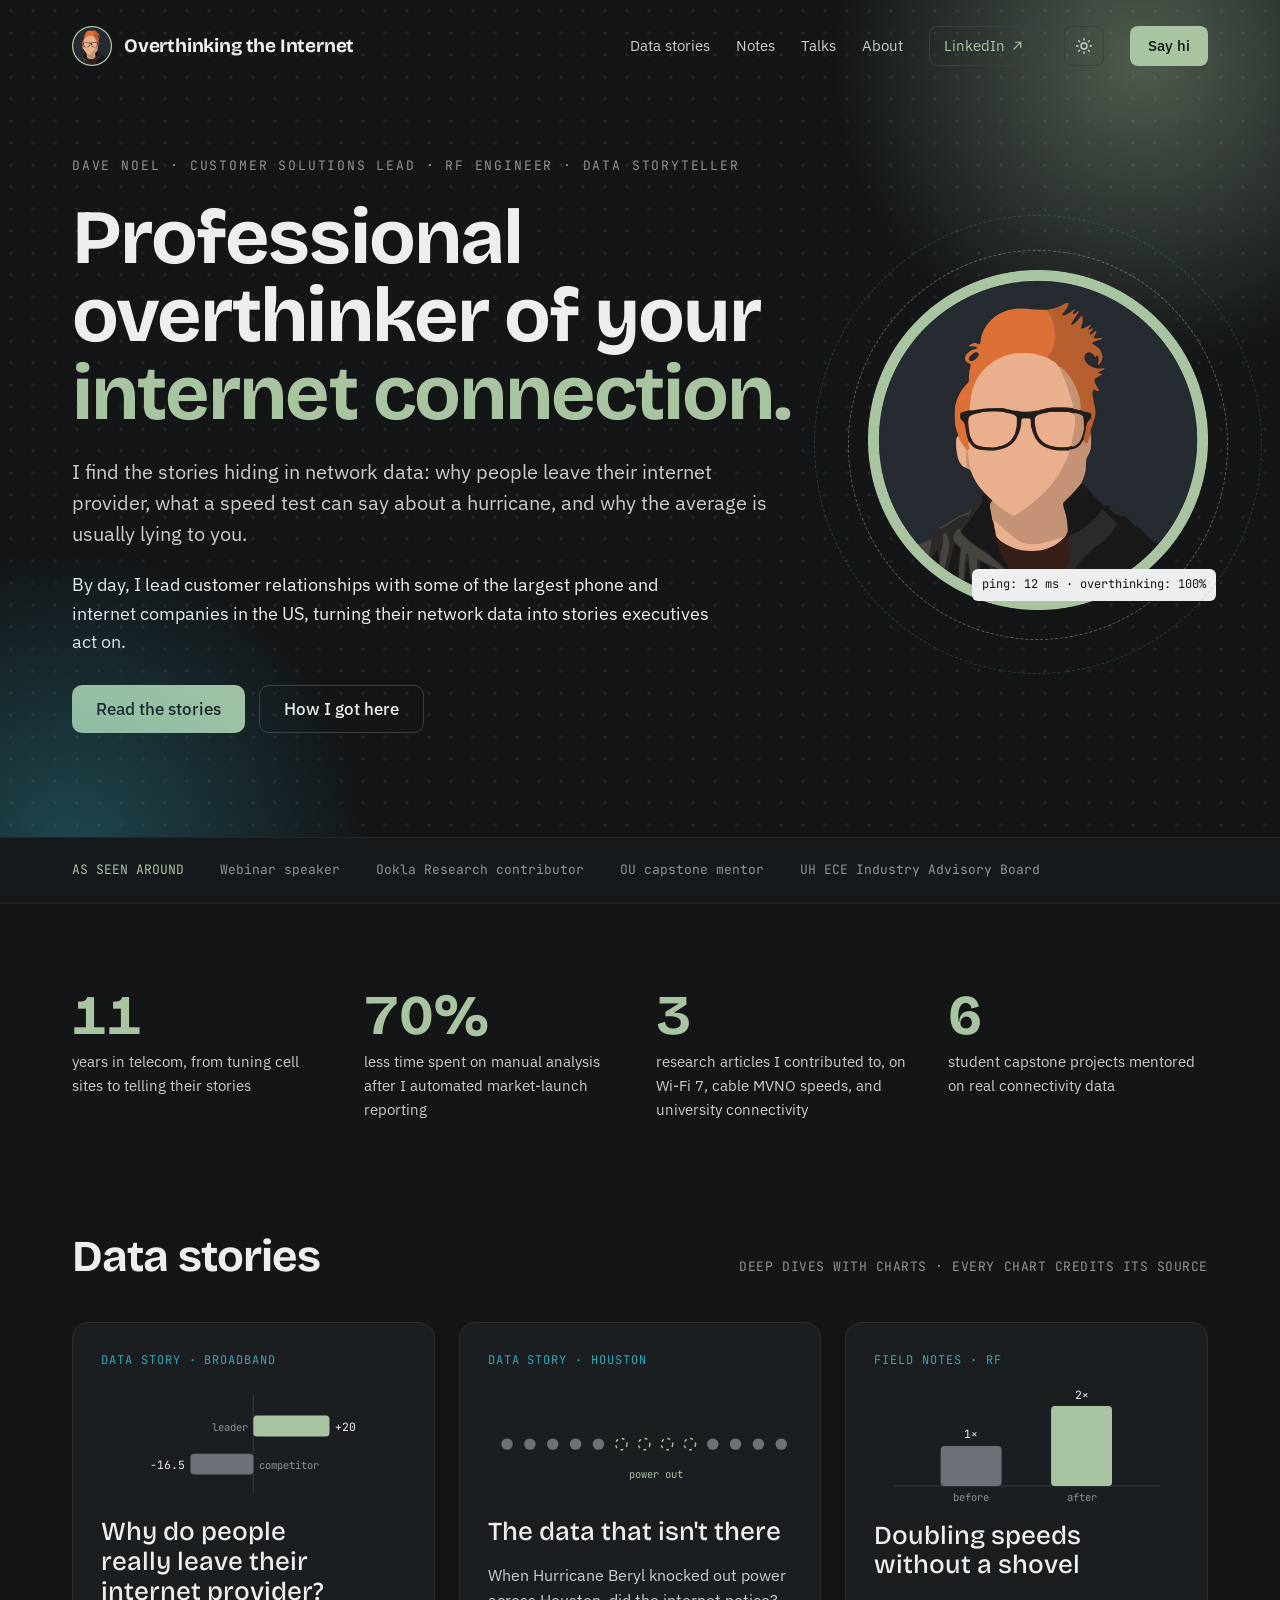
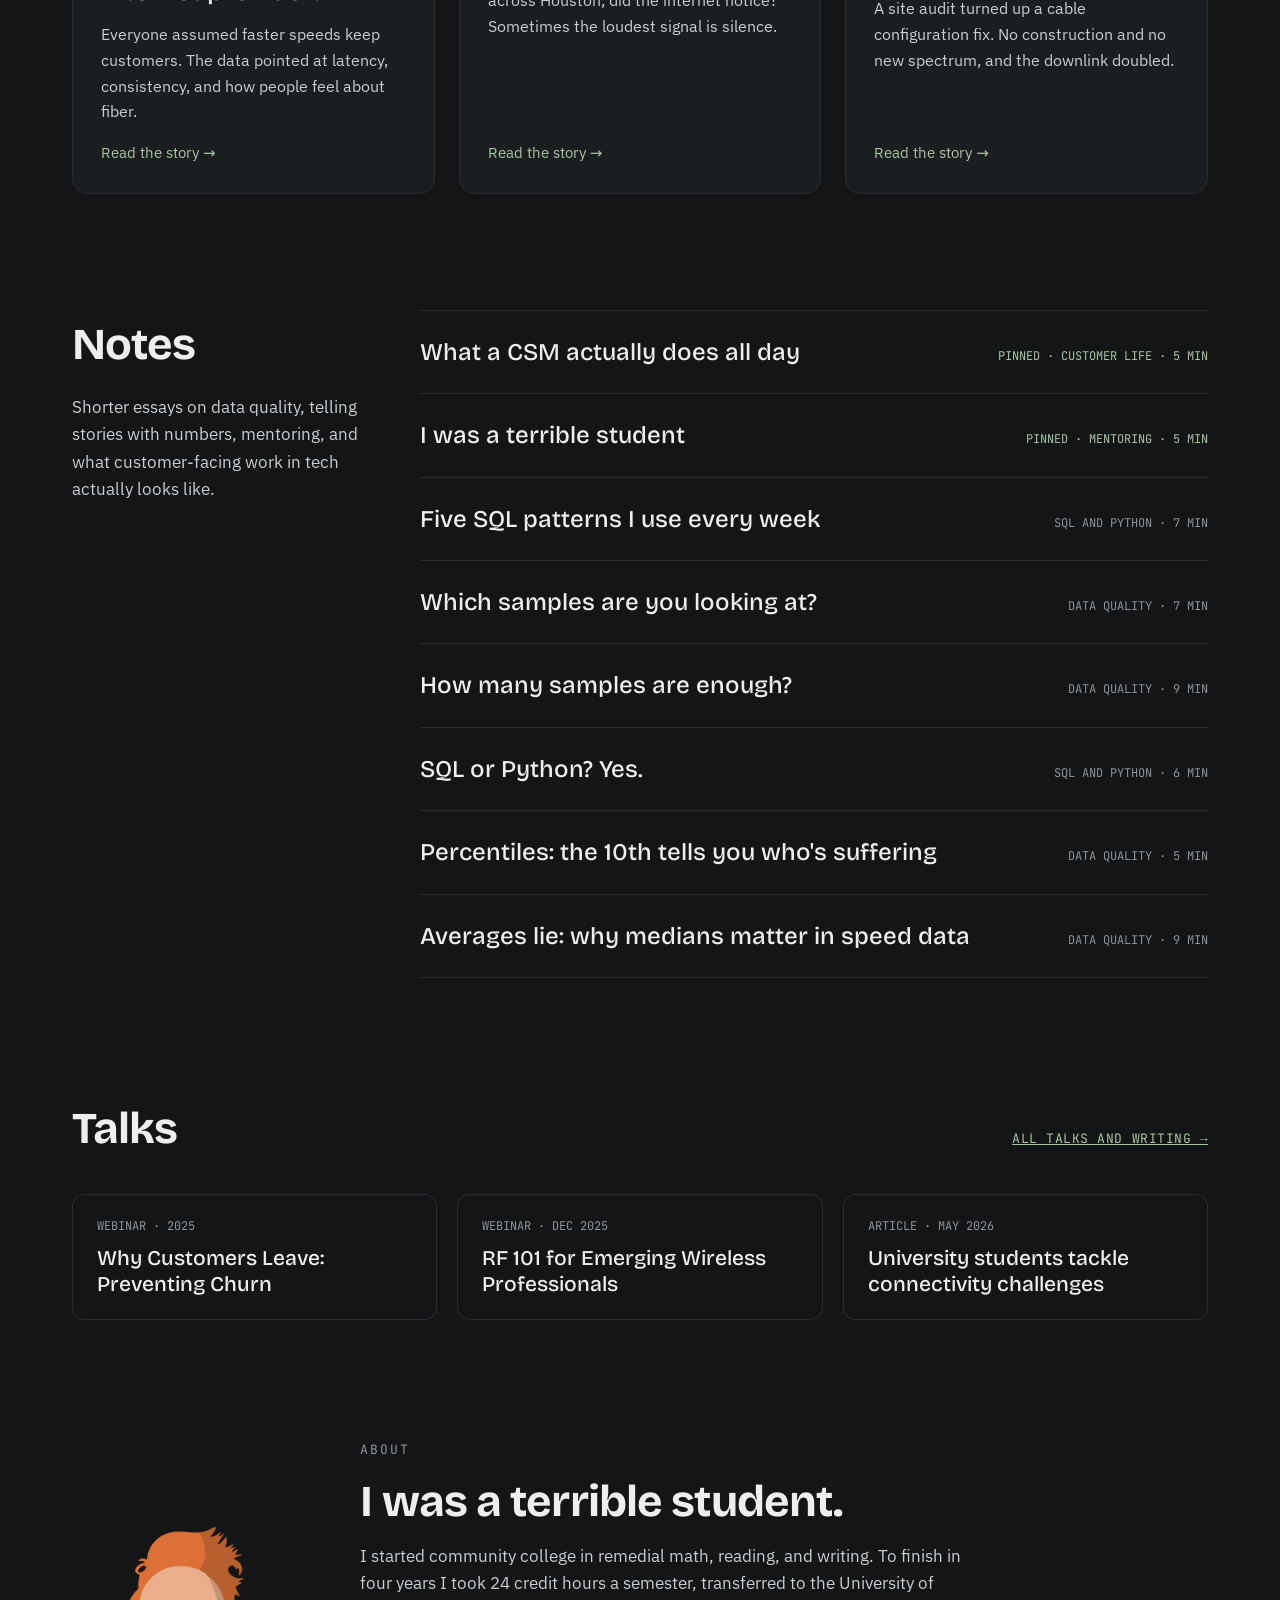
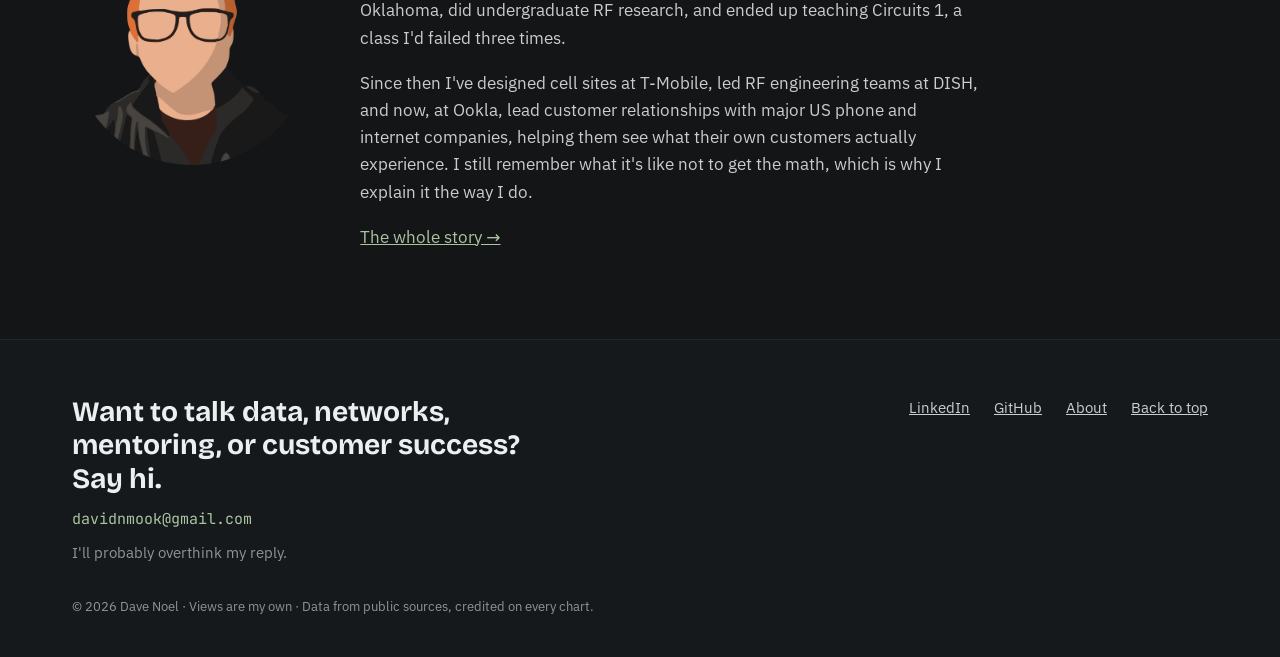
<file: index.html>
<!doctype html>
<html lang="en">
<head>
<meta charset="utf-8">
<meta name="viewport" content="width=device-width, initial-scale=1">
<title>Overthinking the Internet · Dave Noel</title>
<meta name="description" content="Dave Noel finds the stories hiding in network data and leads customer relationships with major US phone and internet companies.">
<link rel="canonical" href="https://davenoel.me/">
<meta property="og:type" content="website">
<meta property="og:site_name" content="Overthinking the Internet">
<meta property="og:title" content="Overthinking the Internet · Dave Noel">
<meta property="og:description" content="Dave Noel finds the stories hiding in network data and leads customer relationships with major US phone and internet companies.">
<meta property="og:url" content="https://davenoel.me/">
<meta property="og:image" content="https://davenoel.me/assets/img/og/og-default.png">
<meta property="og:image:width" content="1200">
<meta property="og:image:height" content="630">
<meta name="twitter:card" content="summary_large_image">
<meta name="theme-color" content="#131517">
<link rel="icon" href="favicon.ico" sizes="any">
<link rel="icon" type="image/png" sizes="32x32" href="assets/img/favicon-32.png">
<link rel="apple-touch-icon" href="apple-touch-icon.png">
<link rel="preload" href="assets/fonts/bricolage-grotesque-latin-700-normal.woff2" as="font" type="font/woff2" crossorigin>
<script>try{if(localStorage.getItem('theme')==='light')document.documentElement.setAttribute('data-theme','light')}catch(e){}</script>
<link rel="stylesheet" href="assets/css/site.css?v=20261018a">
<!-- PostHog: product analytics, web analytics, session replay, experiments -->
<script async src="https://us-assets.i.posthog.com/static/array.js" onload="window.posthog&&posthog.init('phc_wPRDMiWxnPrd356Rk4mPPCwphxNJaoqS666aZrGCzYdj',{api_host:'https://us.i.posthog.com',person_profiles:'identified_only'})"></script>
</head>
<body>
<header class="flares" id="top">
<div class="dots" aria-hidden="true"></div>
<nav class="wrap nav" aria-label="Main">
<a class="brand" href="./"><img src="assets/img/avatar-ring.png" alt="" width="40" height="40"><span>Overthinking the Internet</span></a>
<div class="nav-links">
<a href="index.html#stories">Data stories</a>
<a href="index.html#notes">Notes</a>
<a href="talks.html">Talks</a>
<a href="about.html">About</a>
<a class="nav-social" href="https://www.linkedin.com/in/noeldave" target="_blank" rel="me noopener" aria-label="Dave Noel on LinkedIn (opens in a new tab)">LinkedIn<svg viewBox="0 0 16 16" fill="none" stroke="currentColor" stroke-width="1.6" stroke-linecap="round" stroke-linejoin="round" aria-hidden="true"><path d="M6 3h7v7M13 3L4 12"/></svg></a>
<button class="theme-toggle" type="button" aria-label="Switch to light mode" aria-pressed="false"><svg class="sun" viewBox="0 0 24 24" fill="none" stroke="currentColor" stroke-width="1.8" stroke-linecap="round" aria-hidden="true"><circle cx="12" cy="12" r="4"/><path d="M12 2v2M12 20v2M4.9 4.9l1.4 1.4M17.7 17.7l1.4 1.4M2 12h2M20 12h2M4.9 19.1l1.4-1.4M17.7 6.3l1.4-1.4"/></svg><svg class="moon" viewBox="0 0 24 24" fill="none" stroke="currentColor" stroke-width="1.8" stroke-linecap="round" stroke-linejoin="round" aria-hidden="true"><path d="M20 14.5A8 8 0 0 1 9.5 4a8 8 0 1 0 10.5 10.5z"/></svg></button>
<a class="btn btn-primary" href="#contact">Say hi</a>
</div>
</nav>
<div class="wrap hero">
<div class="hero-copy">
<div class="eyebrow">Dave Noel · Customer solutions lead · RF engineer · Data storyteller</div>
<h1>Professional overthinker of your <em>internet connection.</em></h1>
<p class="lede">I find the stories hiding in network data: why people leave their internet provider, what a speed test can say about a hurricane, and why the average is usually lying to you.</p>
<p class="day-job">By day, I lead customer relationships with some of the largest phone and internet companies in the US, turning their network data into stories executives act on.</p>
<div class="ctas">
<a class="btn btn-primary" href="#stories">Read the stories</a>
<a class="btn btn-ghost" href="about.html">How I got here</a>
</div>
</div>
<div class="hero-art">
<div class="avatar-orbit">
<img src="assets/img/avatar-ring.png" alt="Illustrated avatar of Dave: orange hair, black glasses, dark hoodie" width="512" height="512">
<span class="ping" aria-hidden="true">ping: 12 ms · overthinking: 100%</span>
</div>
</div>
</div>
</header>

<section class="strip" aria-label="Recognition">
<div class="wrap">
<span class="label">AS SEEN AROUND</span>
<span>Webinar speaker</span>
<span>Ookla Research contributor</span>
<span>OU capstone mentor</span>
<span>UH ECE Industry Advisory Board</span>
</div>
</section>

<main>
<section class="wrap stats" aria-label="By the numbers">
<div class="stat"><b>11</b><span>years in telecom, from tuning cell sites to telling their stories</span></div>
<div class="stat"><b>70%</b><span>less time spent on manual analysis after I automated market-launch reporting</span></div>
<div class="stat"><b>3</b><span>research articles I contributed to, on Wi-Fi 7, cable MVNO speeds, and university connectivity</span></div>
<div class="stat"><b>6</b><span>student capstone projects mentored on real connectivity data</span></div>
</section>

<section class="wrap section" id="stories">
<div class="section-head">
<h2>Data stories</h2>
<p>DEEP DIVES WITH CHARTS · EVERY CHART CREDITS ITS SOURCE</p>
</div>
<div class="cards">

<a class="card" href="stories/why-customers-leave.html">
<span class="tag">Data story · Broadband</span>
<svg viewBox="0 0 320 120" role="img" aria-label="Net Promoter Score: low-latency leader plus 20, major competitor minus 16.5">
<line x1="160" y1="8" x2="160" y2="112" stroke="#3A3F45" stroke-width="1"/>
<rect x="160" y="30" width="80" height="22" rx="4" fill="#A9C4A1"/>
<text x="246" y="46" font-family="JetBrains Mono, monospace" font-size="12" fill="#ECEEEF">+20</text>
<text x="154" y="46" font-family="JetBrains Mono, monospace" font-size="11" fill="#8E9499" text-anchor="end">leader</text>
<rect x="94" y="70" width="66" height="22" rx="4" fill="#6B7177"/>
<text x="88" y="86" font-family="JetBrains Mono, monospace" font-size="12" fill="#ECEEEF" text-anchor="end">−16.5</text>
<text x="166" y="86" font-family="JetBrains Mono, monospace" font-size="11" fill="#8E9499">competitor</text>
</svg>
<h3>Why do people really leave their internet provider?</h3>
<p>Everyone assumed faster speeds keep customers. The data pointed at latency, consistency, and how people feel about fiber.</p>
<span class="more">Read the story →</span>
</a>

<a class="card" href="stories/the-data-that-isnt-there.html">
<span class="tag">Data story · Houston</span>
<svg viewBox="0 0 320 120" role="img" aria-label="Illustration: a row of dots with a gap in the middle, representing missing data">
<g fill="#6B7177"><circle cx="20" cy="60" r="6"/><circle cx="44" cy="60" r="6"/><circle cx="68" cy="60" r="6"/><circle cx="92" cy="60" r="6"/><circle cx="116" cy="60" r="6"/><circle cx="236" cy="60" r="6"/><circle cx="260" cy="60" r="6"/><circle cx="284" cy="60" r="6"/><circle cx="308" cy="60" r="6"/></g>
<g fill="none" stroke="#A9C4A1" stroke-width="1.5" stroke-dasharray="3 4"><circle cx="140" cy="60" r="6"/><circle cx="164" cy="60" r="6"/><circle cx="188" cy="60" r="6"/><circle cx="212" cy="60" r="6"/></g>
<text x="176" y="96" font-family="JetBrains Mono, monospace" font-size="11" fill="#A9C4A1" text-anchor="middle">power out</text>
</svg>
<h3>The data that isn't there</h3>
<p>When Hurricane Beryl knocked out power across Houston, did the internet notice? Sometimes the loudest signal is silence.</p>
<span class="more">Read the story →</span>
</a>

<a class="card" href="stories/doubling-speeds.html">
<span class="tag">Field notes · RF</span>
<svg viewBox="0 0 320 124" role="img" aria-label="Downlink speed doubled after a configuration fix: before 1x, after 2x">
<line x1="20" y1="104" x2="300" y2="104" stroke="#3A3F45" stroke-width="1"/>
<rect x="70" y="62" width="64" height="42" rx="4" fill="#6B7177"/>
<rect x="186" y="20" width="64" height="84" rx="4" fill="#A9C4A1"/>
<text x="102" y="54" font-family="JetBrains Mono, monospace" font-size="12" fill="#ECEEEF" text-anchor="middle">1×</text>
<text x="218" y="13" font-family="JetBrains Mono, monospace" font-size="12" fill="#ECEEEF" text-anchor="middle">2×</text>
<text x="102" y="120" font-family="JetBrains Mono, monospace" font-size="11" fill="#8E9499" text-anchor="middle">before</text>
<text x="218" y="120" font-family="JetBrains Mono, monospace" font-size="11" fill="#8E9499" text-anchor="middle">after</text>
</svg>
<h3>Doubling speeds without a shovel</h3>
<p>A site audit turned up a cable configuration fix. No construction and no new spectrum, and the downlink doubled.</p>
<span class="more">Read the story →</span>
</a>

</div>
</section>

<section class="wrap section" id="notes">
<div class="notes">
<div class="notes-intro">
<h2>Notes</h2>
<p>Shorter essays on data quality, telling stories with numbers, mentoring, and what customer-facing work in tech actually looks like.</p>
</div>
<ul class="notes-list">
<!-- Pinned: keep these two notes first. Add new notes right below them, newest first. -->
<li class="pinned"><a class="title" href="notes/what-a-csm-does.html">What a CSM actually does all day</a><span class="meta">Pinned · Customer life · 5 min</span></li>
<li class="pinned"><a class="title" href="notes/i-was-a-terrible-student.html">I was a terrible student</a><span class="meta">Pinned · Mentoring · 5 min</span></li>
<li><a class="title" href="notes/five-sql-patterns.html">Five SQL patterns I use every week</a><span class="meta">SQL and Python · 7 min</span></li>
<li><a class="title" href="notes/which-samples.html">Which samples are you looking at?</a><span class="meta">Data quality · 7 min</span></li>
<li><a class="title" href="notes/how-many-samples.html">How many samples are enough?</a><span class="meta">Data quality · 9 min</span></li>
<li><a class="title" href="notes/sql-or-python.html">SQL or Python? Yes.</a><span class="meta">SQL and Python · 6 min</span></li>
<li><a class="title" href="notes/percentiles.html">Percentiles: the 10th tells you who's suffering</a><span class="meta">Data quality · 5 min</span></li>
<li><a class="title" href="notes/averages-lie.html">Averages lie: why medians matter in speed data</a><span class="meta">Data quality · 9 min</span></li>
</ul>
</div>
</section>

<section class="wrap section" id="talks">
<div class="section-head"><h2>Talks</h2><p><a href="talks.html">ALL TALKS AND WRITING →</a></p></div>
<div class="talks">
<a class="talk" href="https://www.ookla.com/resources/webinars/why-customers-leave-preventing-churn"><span class="meta">WEBINAR · 2025</span><span class="title">Why Customers Leave: Preventing Churn</span></a>
<a class="talk" href="talks.html"><span class="meta">WEBINAR · DEC 2025</span><span class="title">RF 101 for Emerging Wireless Professionals</span></a>
<a class="talk" href="https://www.ookla.com/articles/university-of-oklahoma-students-ookla-for-good-connectivity-data"><span class="meta">ARTICLE · MAY 2026</span><span class="title">University students tackle connectivity challenges</span></a>
</div>
</section>

<section class="wrap about" id="about">
<div class="about-art"><img src="assets/img/avatar-cutout.png" alt="" width="240" height="240"></div>
<div class="about-copy">
<div class="eyebrow">About</div>
<h2>I was a terrible student.</h2>
<p>I started community college in remedial math, reading, and writing. To finish in four years I took 24 credit hours a semester, transferred to the University of Oklahoma, did undergraduate RF research, and ended up teaching Circuits 1, a class I'd failed three times.</p>
<p>Since then I've designed cell sites at T-Mobile, led RF engineering teams at DISH, and now, at Ookla, lead customer relationships with major US phone and internet companies, helping them see what their own customers actually experience. I still remember what it's like not to get the math, which is why I explain it the way I do.</p>
<a href="about.html">The whole story →</a>
</div>
</section>
</main>
<footer class="footer" id="contact">
<div class="wrap footer-top">
<div class="footer-cta">
<strong>Want to talk data, networks, mentoring, or customer success? Say hi.</strong>
<span class="email">davidnmook@gmail.com</span>
<small>I'll probably overthink my reply.</small>
</div>
<div class="footer-links">
<a href="https://www.linkedin.com/in/noeldave">LinkedIn</a>
<a href="https://github.com/davenmook">GitHub</a>
<a href="about.html">About</a>
<a href="#top">Back to top</a>
</div>
</div>
<div class="wrap footer-fine">© 2026 Dave Noel · Views are my own · Data from public sources, credited on every chart.</div>
</footer>
<script src="assets/js/theme.js?v=20261014t" defer></script>
</body>
</html>
</file>
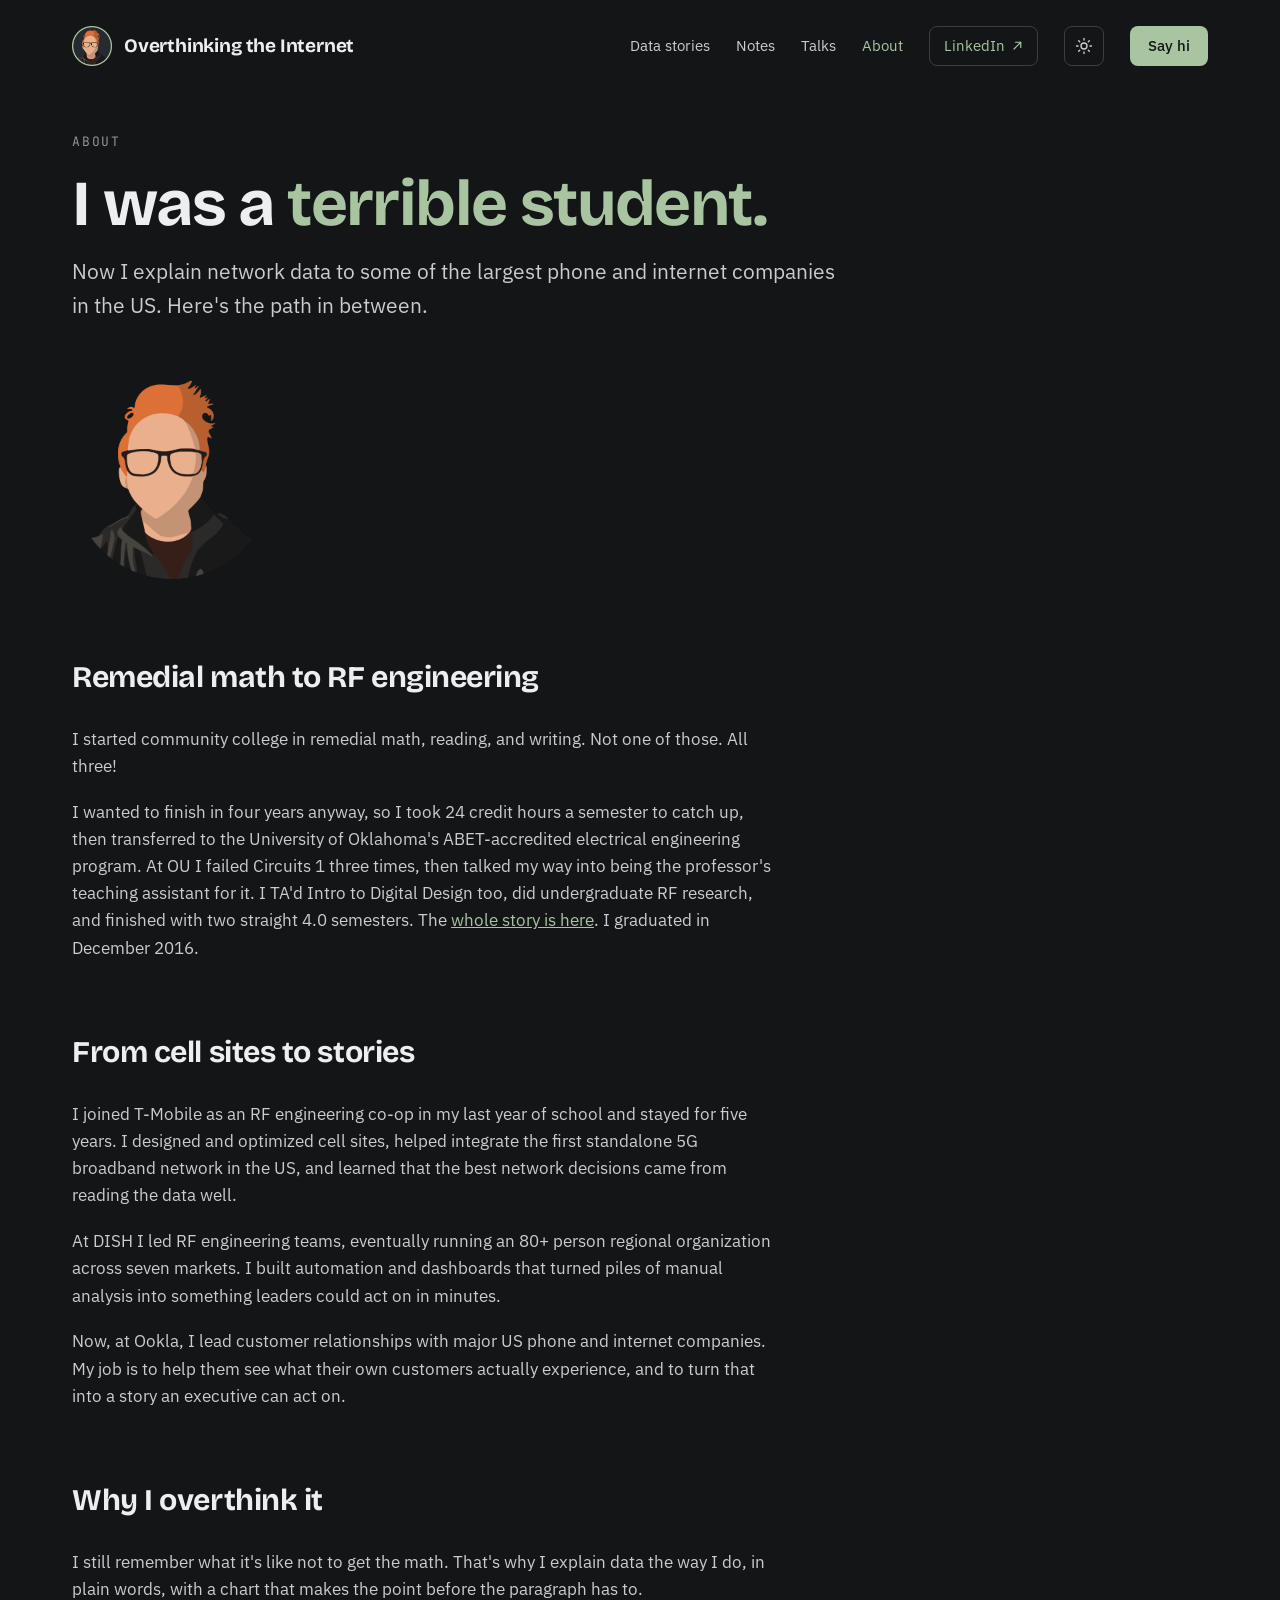
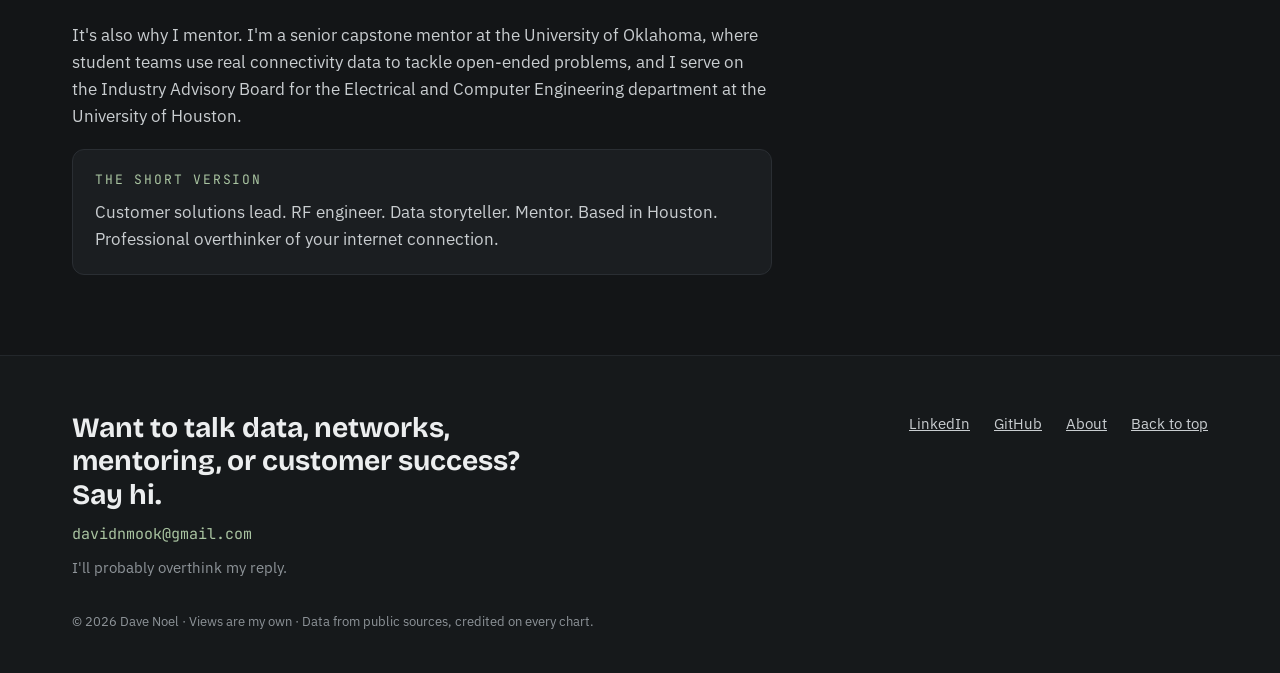
<file: about.html>
<!doctype html>
<html lang="en">
<head>
<meta charset="utf-8">
<meta name="viewport" content="width=device-width, initial-scale=1">
<title>About · Dave Noel</title>
<meta name="description" content="From remedial math to RF engineering to telling stories with network data.">
<link rel="canonical" href="https://davenoel.me/about.html">
<meta property="og:type" content="website">
<meta property="og:site_name" content="Overthinking the Internet">
<meta property="og:title" content="About · Dave Noel">
<meta property="og:description" content="From remedial math to RF engineering to telling stories with network data.">
<meta property="og:url" content="https://davenoel.me/about.html">
<meta property="og:image" content="https://davenoel.me/assets/img/og/og-default.png">
<meta property="og:image:width" content="1200">
<meta property="og:image:height" content="630">
<meta name="twitter:card" content="summary_large_image">
<meta name="theme-color" content="#131517">
<link rel="icon" href="favicon.ico" sizes="any">
<link rel="icon" type="image/png" sizes="32x32" href="assets/img/favicon-32.png">
<link rel="apple-touch-icon" href="apple-touch-icon.png">
<link rel="preload" href="assets/fonts/bricolage-grotesque-latin-700-normal.woff2" as="font" type="font/woff2" crossorigin>
<script>try{if(localStorage.getItem('theme')==='light')document.documentElement.setAttribute('data-theme','light')}catch(e){}</script>
<link rel="stylesheet" href="assets/css/site.css?v=20261018a">
<!-- PostHog: product analytics, web analytics, session replay, experiments -->
<script async src="https://us-assets.i.posthog.com/static/array.js" onload="window.posthog&&posthog.init('phc_wPRDMiWxnPrd356Rk4mPPCwphxNJaoqS666aZrGCzYdj',{api_host:'https://us.i.posthog.com',person_profiles:'identified_only'})"></script>
</head>
<body>
<header id="top"><nav class="wrap nav" aria-label="Main">
<a class="brand" href="./"><img src="assets/img/avatar-ring.png" alt="" width="40" height="40"><span>Overthinking the Internet</span></a>
<div class="nav-links">
<a href="index.html#stories">Data stories</a>
<a href="index.html#notes">Notes</a>
<a href="talks.html">Talks</a>
<a href="about.html" aria-current="page">About</a>
<a class="nav-social" href="https://www.linkedin.com/in/noeldave" target="_blank" rel="me noopener" aria-label="Dave Noel on LinkedIn (opens in a new tab)">LinkedIn<svg viewBox="0 0 16 16" fill="none" stroke="currentColor" stroke-width="1.6" stroke-linecap="round" stroke-linejoin="round" aria-hidden="true"><path d="M6 3h7v7M13 3L4 12"/></svg></a>
<button class="theme-toggle" type="button" aria-label="Switch to light mode" aria-pressed="false"><svg class="sun" viewBox="0 0 24 24" fill="none" stroke="currentColor" stroke-width="1.8" stroke-linecap="round" aria-hidden="true"><circle cx="12" cy="12" r="4"/><path d="M12 2v2M12 20v2M4.9 4.9l1.4 1.4M17.7 17.7l1.4 1.4M2 12h2M20 12h2M4.9 19.1l1.4-1.4M17.7 6.3l1.4-1.4"/></svg><svg class="moon" viewBox="0 0 24 24" fill="none" stroke="currentColor" stroke-width="1.8" stroke-linecap="round" stroke-linejoin="round" aria-hidden="true"><path d="M20 14.5A8 8 0 0 1 9.5 4a8 8 0 1 0 10.5 10.5z"/></svg></button>
<a class="btn btn-primary" href="#contact">Say hi</a>
</div>
</nav></header>
<main class="wrap">
<div class="article-head">
<div class="eyebrow">About</div>
<h1>I was a <em>terrible student.</em></h1>
<p class="dek">Now I explain network data to some of the largest phone and internet companies in the US. Here's the path in between.</p>
</div>

<article class="prose">
<img src="assets/img/avatar-cutout.png" alt="Illustrated avatar of Dave" width="200" height="200" style="width:200px">

<h2>Remedial math to RF engineering</h2>
<p>I started community college in remedial math, reading, and writing. Not one of those. All three!</p>
<p>I wanted to finish in four years anyway, so I took 24 credit hours a semester to catch up, then transferred to the University of Oklahoma's ABET-accredited electrical engineering program. At OU I failed Circuits 1 three times, then talked my way into being the professor's teaching assistant for it. I TA'd Intro to Digital Design too, did undergraduate RF research, and finished with two straight 4.0 semesters. The <a href="notes/i-was-a-terrible-student.html">whole story is here</a>. I graduated in December 2016.</p>

<h2>From cell sites to stories</h2>
<p>I joined T-Mobile as an RF engineering co-op in my last year of school and stayed for five years. I designed and optimized cell sites, helped integrate the first standalone 5G broadband network in the US, and learned that the best network decisions came from reading the data well.</p>
<p>At DISH I led RF engineering teams, eventually running an 80+ person regional organization across seven markets. I built automation and dashboards that turned piles of manual analysis into something leaders could act on in minutes.</p>
<p>Now, at Ookla, I lead customer relationships with major US phone and internet companies. My job is to help them see what their own customers actually experience, and to turn that into a story an executive can act on.</p>

<h2>Why I overthink it</h2>
<p>I still remember what it's like not to get the math. That's why I explain data the way I do, in plain words, with a chart that makes the point before the paragraph has to.</p>
<p>It's also why I mentor. I'm a senior capstone mentor at the University of Oklahoma, where student teams use real connectivity data to tackle open-ended problems, and I serve on the Industry Advisory Board for the Electrical and Computer Engineering department at the University of Houston.</p>

<div class="callout">
<span class="eyebrow">The short version</span>
<p>Customer solutions lead. RF engineer. Data storyteller. Mentor. Based in Houston. Professional overthinker of your internet connection.</p>
</div>
</article>
</main>
<footer class="footer" id="contact">
<div class="wrap footer-top">
<div class="footer-cta">
<strong>Want to talk data, networks, mentoring, or customer success? Say hi.</strong>
<span class="email">davidnmook@gmail.com</span>
<small>I'll probably overthink my reply.</small>
</div>
<div class="footer-links">
<a href="https://www.linkedin.com/in/noeldave">LinkedIn</a>
<a href="https://github.com/davenmook">GitHub</a>
<a href="about.html">About</a>
<a href="#top">Back to top</a>
</div>
</div>
<div class="wrap footer-fine">© 2026 Dave Noel · Views are my own · Data from public sources, credited on every chart.</div>
</footer>
<script src="assets/js/theme.js?v=20261014t" defer></script>
</body>
</html>
</file>
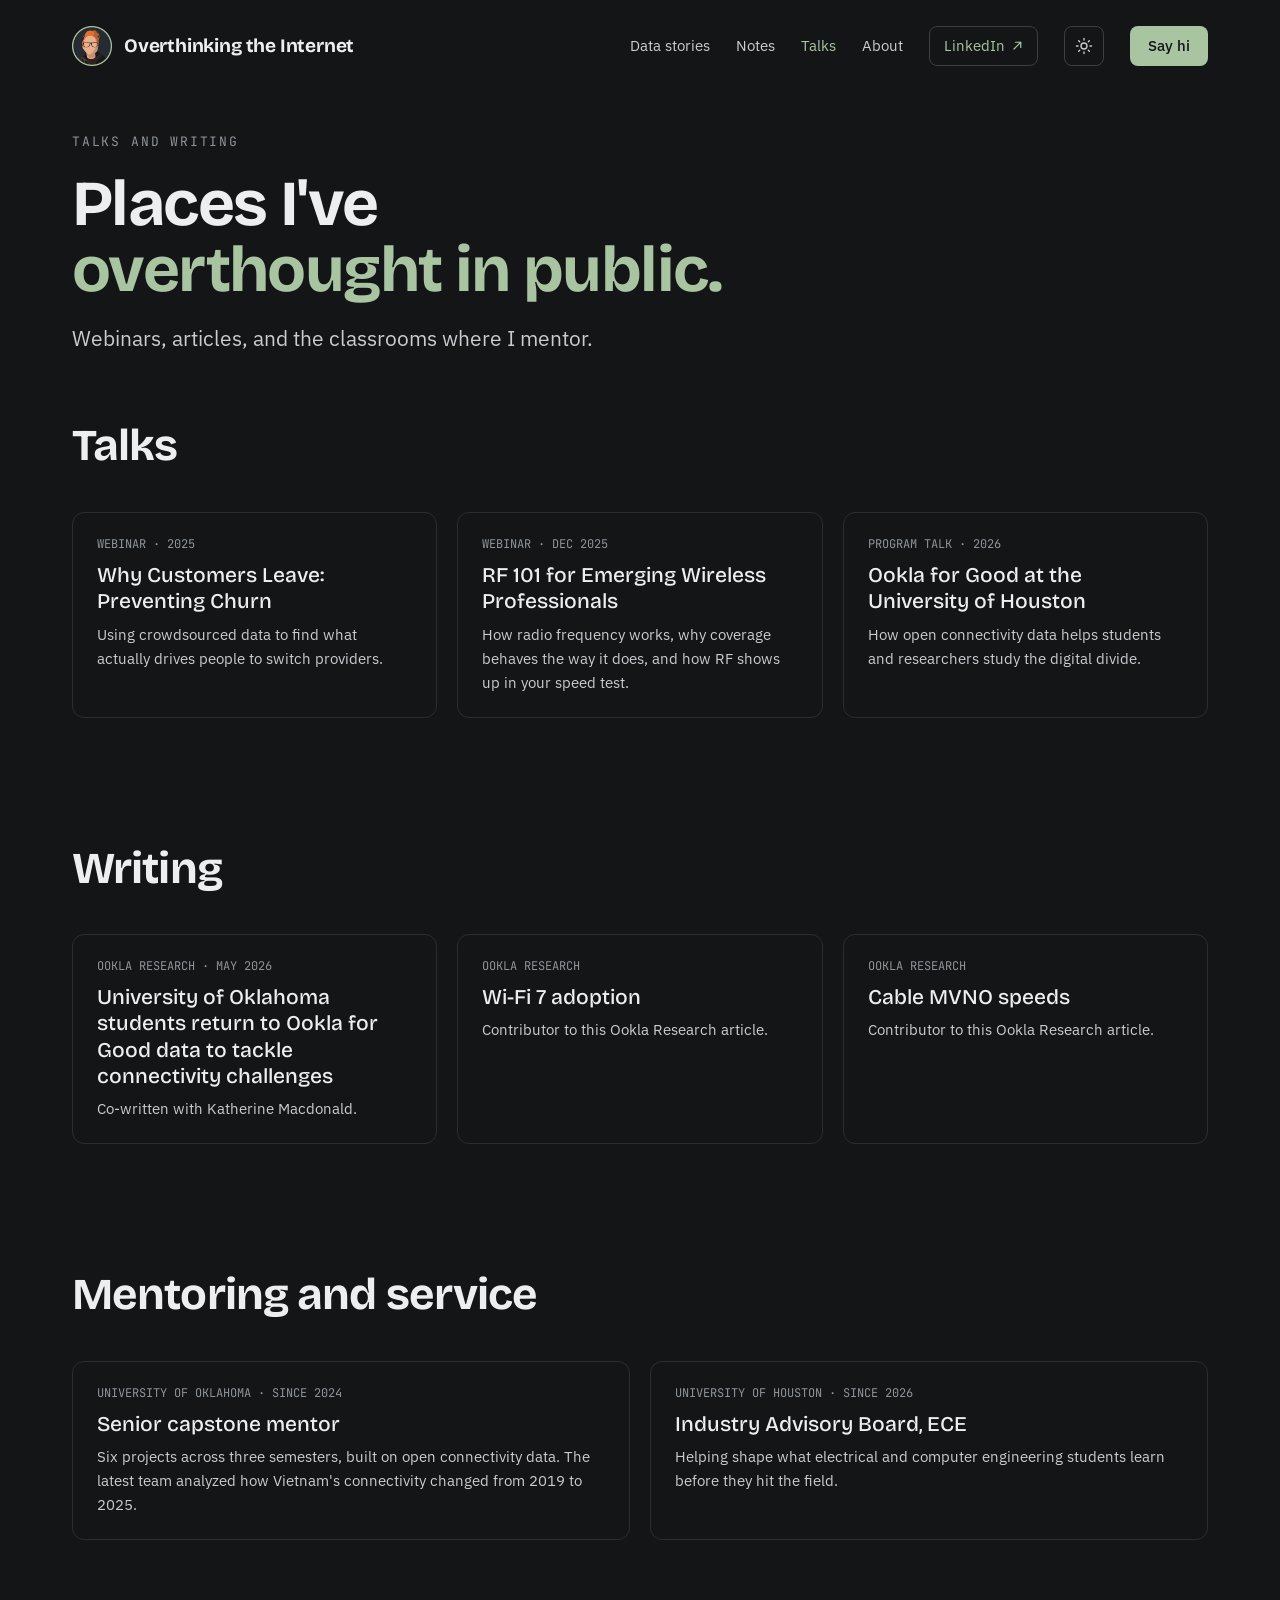
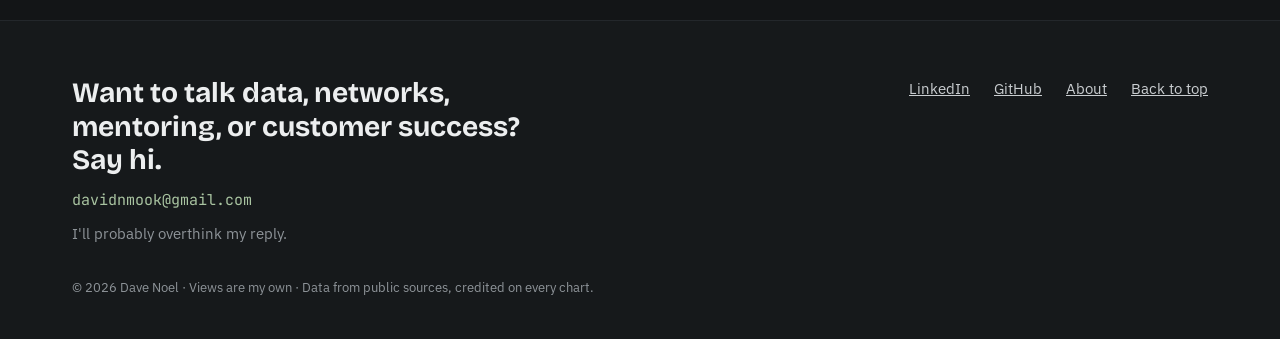
<file: talks.html>
<!doctype html>
<html lang="en">
<head>
<meta charset="utf-8">
<meta name="viewport" content="width=device-width, initial-scale=1">
<title>Talks and writing · Dave Noel</title>
<meta name="description" content="Webinars, articles, and mentoring by Dave Noel.">
<link rel="canonical" href="https://davenoel.me/talks.html">
<meta property="og:type" content="website">
<meta property="og:site_name" content="Overthinking the Internet">
<meta property="og:title" content="Talks and writing · Dave Noel">
<meta property="og:description" content="Webinars, articles, and mentoring by Dave Noel.">
<meta property="og:url" content="https://davenoel.me/talks.html">
<meta property="og:image" content="https://davenoel.me/assets/img/og/og-default.png">
<meta property="og:image:width" content="1200">
<meta property="og:image:height" content="630">
<meta name="twitter:card" content="summary_large_image">
<meta name="theme-color" content="#131517">
<link rel="icon" href="favicon.ico" sizes="any">
<link rel="icon" type="image/png" sizes="32x32" href="assets/img/favicon-32.png">
<link rel="apple-touch-icon" href="apple-touch-icon.png">
<link rel="preload" href="assets/fonts/bricolage-grotesque-latin-700-normal.woff2" as="font" type="font/woff2" crossorigin>
<script>try{if(localStorage.getItem('theme')==='light')document.documentElement.setAttribute('data-theme','light')}catch(e){}</script>
<link rel="stylesheet" href="assets/css/site.css?v=20261018a">
<!-- PostHog: product analytics, web analytics, session replay, experiments -->
<script async src="https://us-assets.i.posthog.com/static/array.js" onload="window.posthog&&posthog.init('phc_wPRDMiWxnPrd356Rk4mPPCwphxNJaoqS666aZrGCzYdj',{api_host:'https://us.i.posthog.com',person_profiles:'identified_only'})"></script>
</head>
<body>
<header id="top"><nav class="wrap nav" aria-label="Main">
<a class="brand" href="./"><img src="assets/img/avatar-ring.png" alt="" width="40" height="40"><span>Overthinking the Internet</span></a>
<div class="nav-links">
<a href="index.html#stories">Data stories</a>
<a href="index.html#notes">Notes</a>
<a href="talks.html" aria-current="page">Talks</a>
<a href="about.html">About</a>
<a class="nav-social" href="https://www.linkedin.com/in/noeldave" target="_blank" rel="me noopener" aria-label="Dave Noel on LinkedIn (opens in a new tab)">LinkedIn<svg viewBox="0 0 16 16" fill="none" stroke="currentColor" stroke-width="1.6" stroke-linecap="round" stroke-linejoin="round" aria-hidden="true"><path d="M6 3h7v7M13 3L4 12"/></svg></a>
<button class="theme-toggle" type="button" aria-label="Switch to light mode" aria-pressed="false"><svg class="sun" viewBox="0 0 24 24" fill="none" stroke="currentColor" stroke-width="1.8" stroke-linecap="round" aria-hidden="true"><circle cx="12" cy="12" r="4"/><path d="M12 2v2M12 20v2M4.9 4.9l1.4 1.4M17.7 17.7l1.4 1.4M2 12h2M20 12h2M4.9 19.1l1.4-1.4M17.7 6.3l1.4-1.4"/></svg><svg class="moon" viewBox="0 0 24 24" fill="none" stroke="currentColor" stroke-width="1.8" stroke-linecap="round" stroke-linejoin="round" aria-hidden="true"><path d="M20 14.5A8 8 0 0 1 9.5 4a8 8 0 1 0 10.5 10.5z"/></svg></button>
<a class="btn btn-primary" href="#contact">Say hi</a>
</div>
</nav></header>
<main class="wrap">
<div class="article-head">
<div class="eyebrow">Talks and writing</div>
<h1>Places I've <em>overthought in public.</em></h1>
<p class="dek">Webinars, articles, and the classrooms where I mentor.</p>
</div>

<section class="section" style="padding-top:0">
<div class="section-head"><h2>Talks</h2></div>
<div class="talks">
<a class="talk" href="https://www.ookla.com/resources/webinars/why-customers-leave-preventing-churn"><span class="meta">WEBINAR · 2025</span><span class="title">Why Customers Leave: Preventing Churn</span><p>Using crowdsourced data to find what actually drives people to switch providers.</p></a>
<a class="talk" href="https://ookla.wistia.com/medias/eoaagcvelt"><span class="meta">WEBINAR · DEC 2025</span><span class="title">RF 101 for Emerging Wireless Professionals</span><p>How radio frequency works, why coverage behaves the way it does, and how RF shows up in your speed test.</p></a>
<div class="talk"><span class="meta">PROGRAM TALK · 2026</span><span class="title">Ookla for Good at the University of Houston</span><p>How open connectivity data helps students and researchers study the digital divide.</p></div>
</div>
</section>

<section class="section">
<div class="section-head"><h2>Writing</h2></div>
<div class="talks">
<a class="talk" href="https://www.ookla.com/articles/university-of-oklahoma-students-ookla-for-good-connectivity-data"><span class="meta">OOKLA RESEARCH · MAY 2026</span><span class="title">University of Oklahoma students return to Ookla for Good data to tackle connectivity challenges</span><p>Co-written with Katherine Macdonald.</p></a>
<div class="talk"><span class="meta">OOKLA RESEARCH</span><span class="title">Wi-Fi 7 adoption</span><p>Contributor to this Ookla Research article.</p></div>
<div class="talk"><span class="meta">OOKLA RESEARCH</span><span class="title">Cable MVNO speeds</span><p>Contributor to this Ookla Research article.</p></div>
</div>
</section>

<section class="section" style="padding-bottom:80px">
<div class="section-head"><h2>Mentoring and service</h2></div>
<div class="talks">
<div class="talk"><span class="meta">UNIVERSITY OF OKLAHOMA · SINCE 2024</span><span class="title">Senior capstone mentor</span><p>Six projects across three semesters, built on open connectivity data. The latest team analyzed how Vietnam's connectivity changed from 2019 to 2025.</p></div>
<div class="talk"><span class="meta">UNIVERSITY OF HOUSTON · SINCE 2026</span><span class="title">Industry Advisory Board, ECE</span><p>Helping shape what electrical and computer engineering students learn before they hit the field.</p></div>
</div>
</section>
</main>
<footer class="footer" id="contact">
<div class="wrap footer-top">
<div class="footer-cta">
<strong>Want to talk data, networks, mentoring, or customer success? Say hi.</strong>
<span class="email">davidnmook@gmail.com</span>
<small>I'll probably overthink my reply.</small>
</div>
<div class="footer-links">
<a href="https://www.linkedin.com/in/noeldave">LinkedIn</a>
<a href="https://github.com/davenmook">GitHub</a>
<a href="about.html">About</a>
<a href="#top">Back to top</a>
</div>
</div>
<div class="wrap footer-fine">© 2026 Dave Noel · Views are my own · Data from public sources, credited on every chart.</div>
</footer>
<script src="assets/js/theme.js?v=20261014t" defer></script>
</body>
</html>
</file>
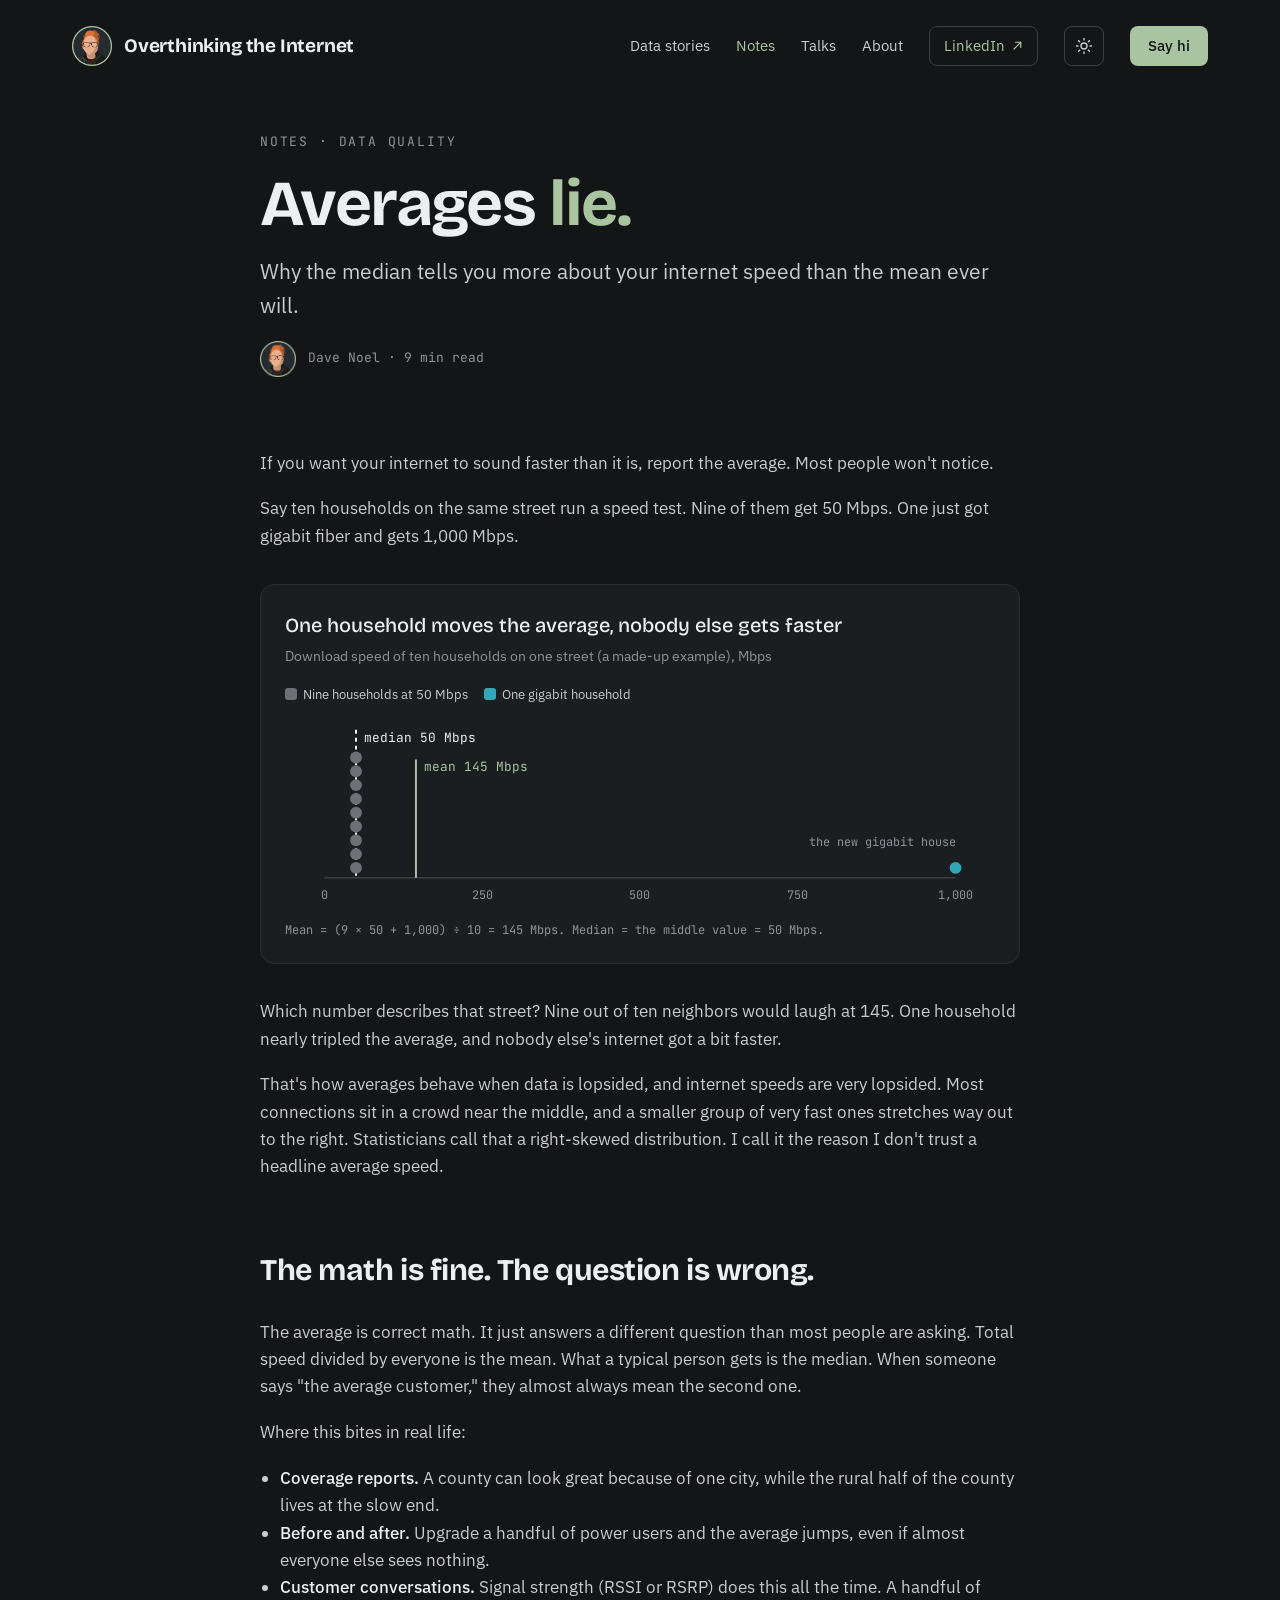
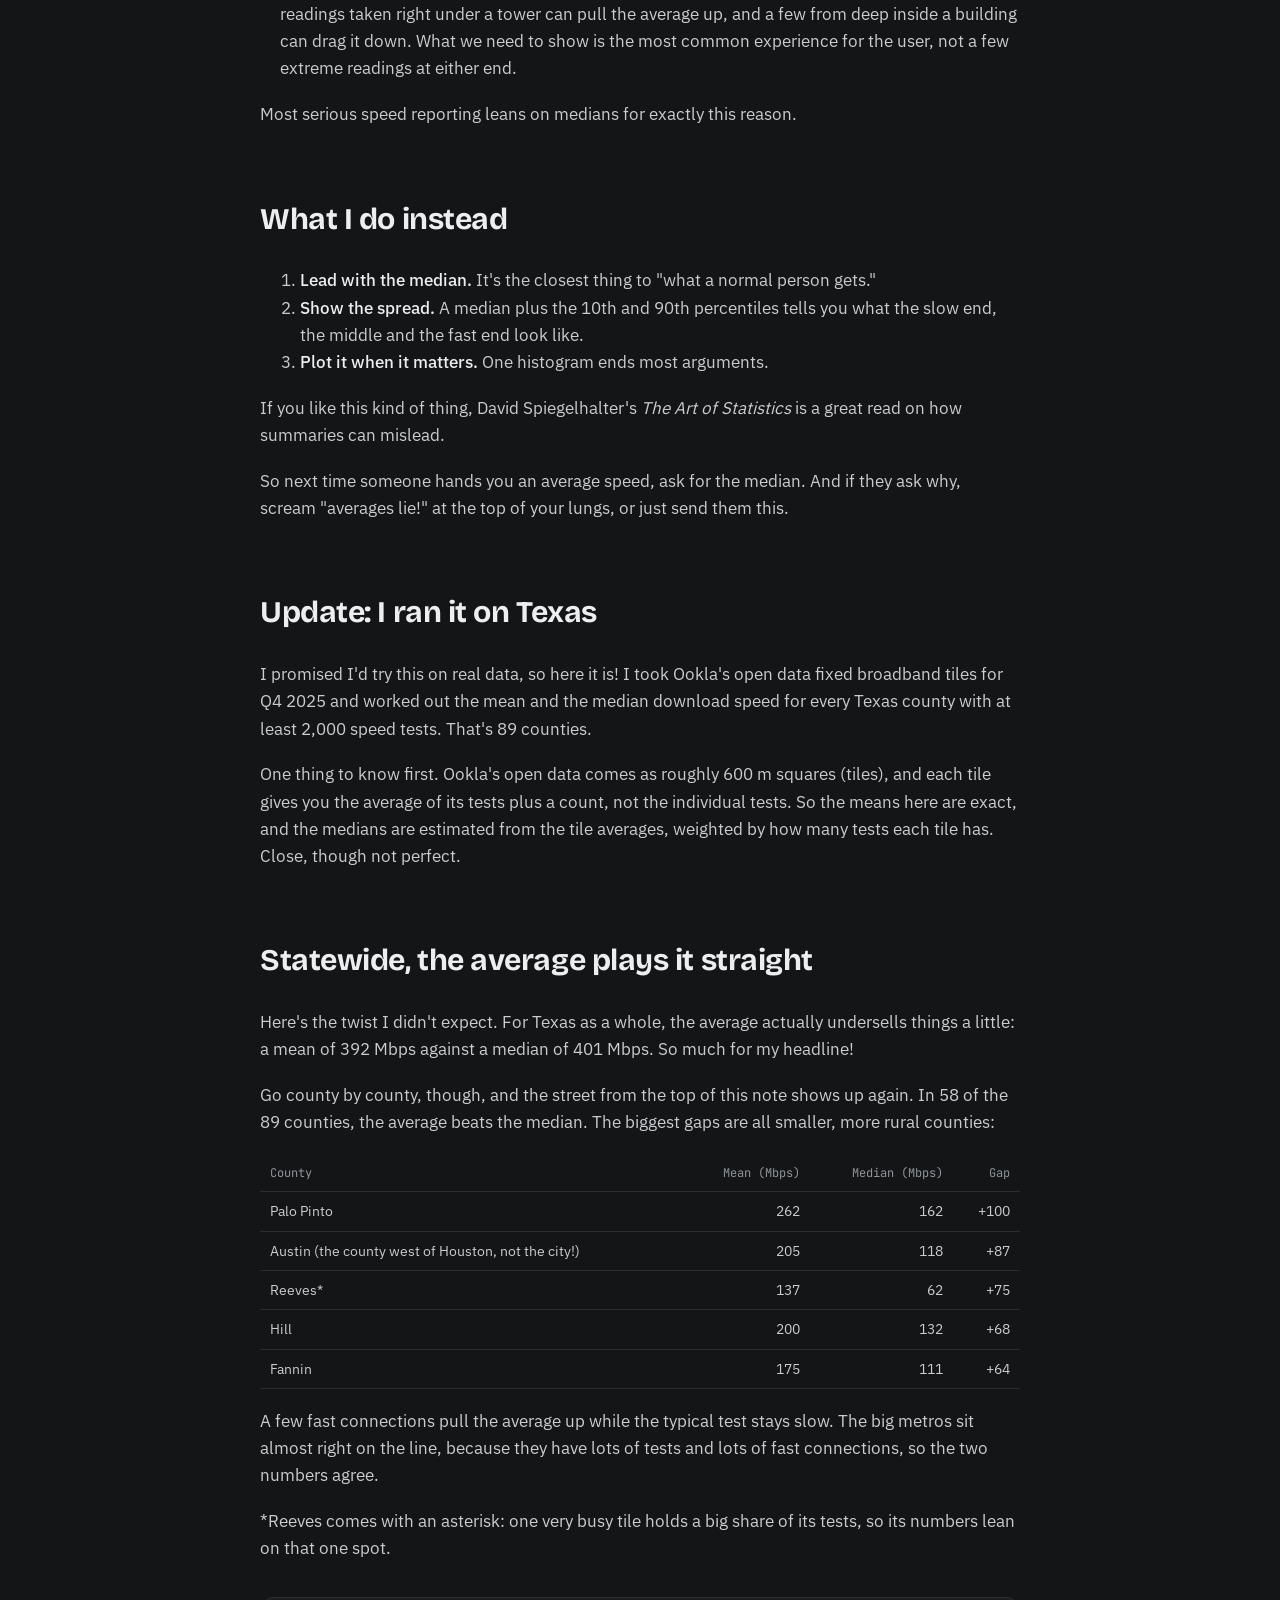
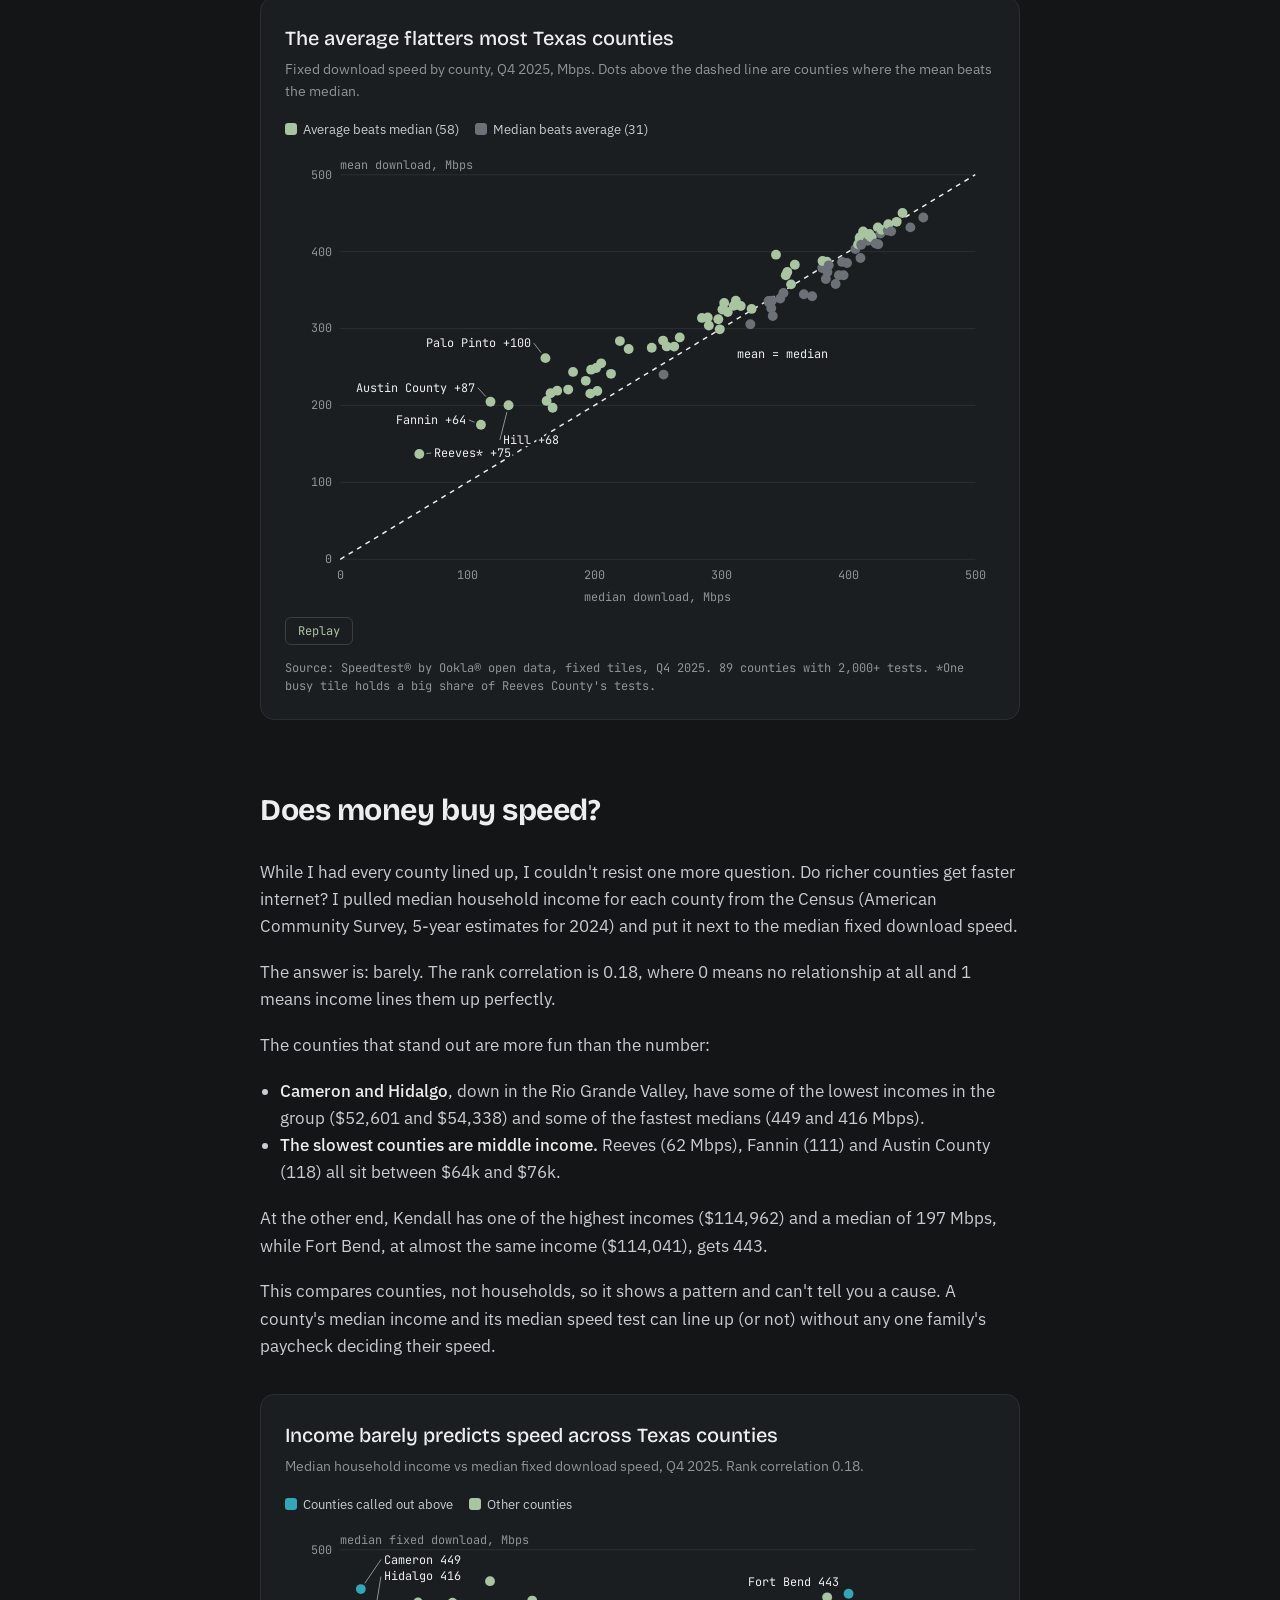
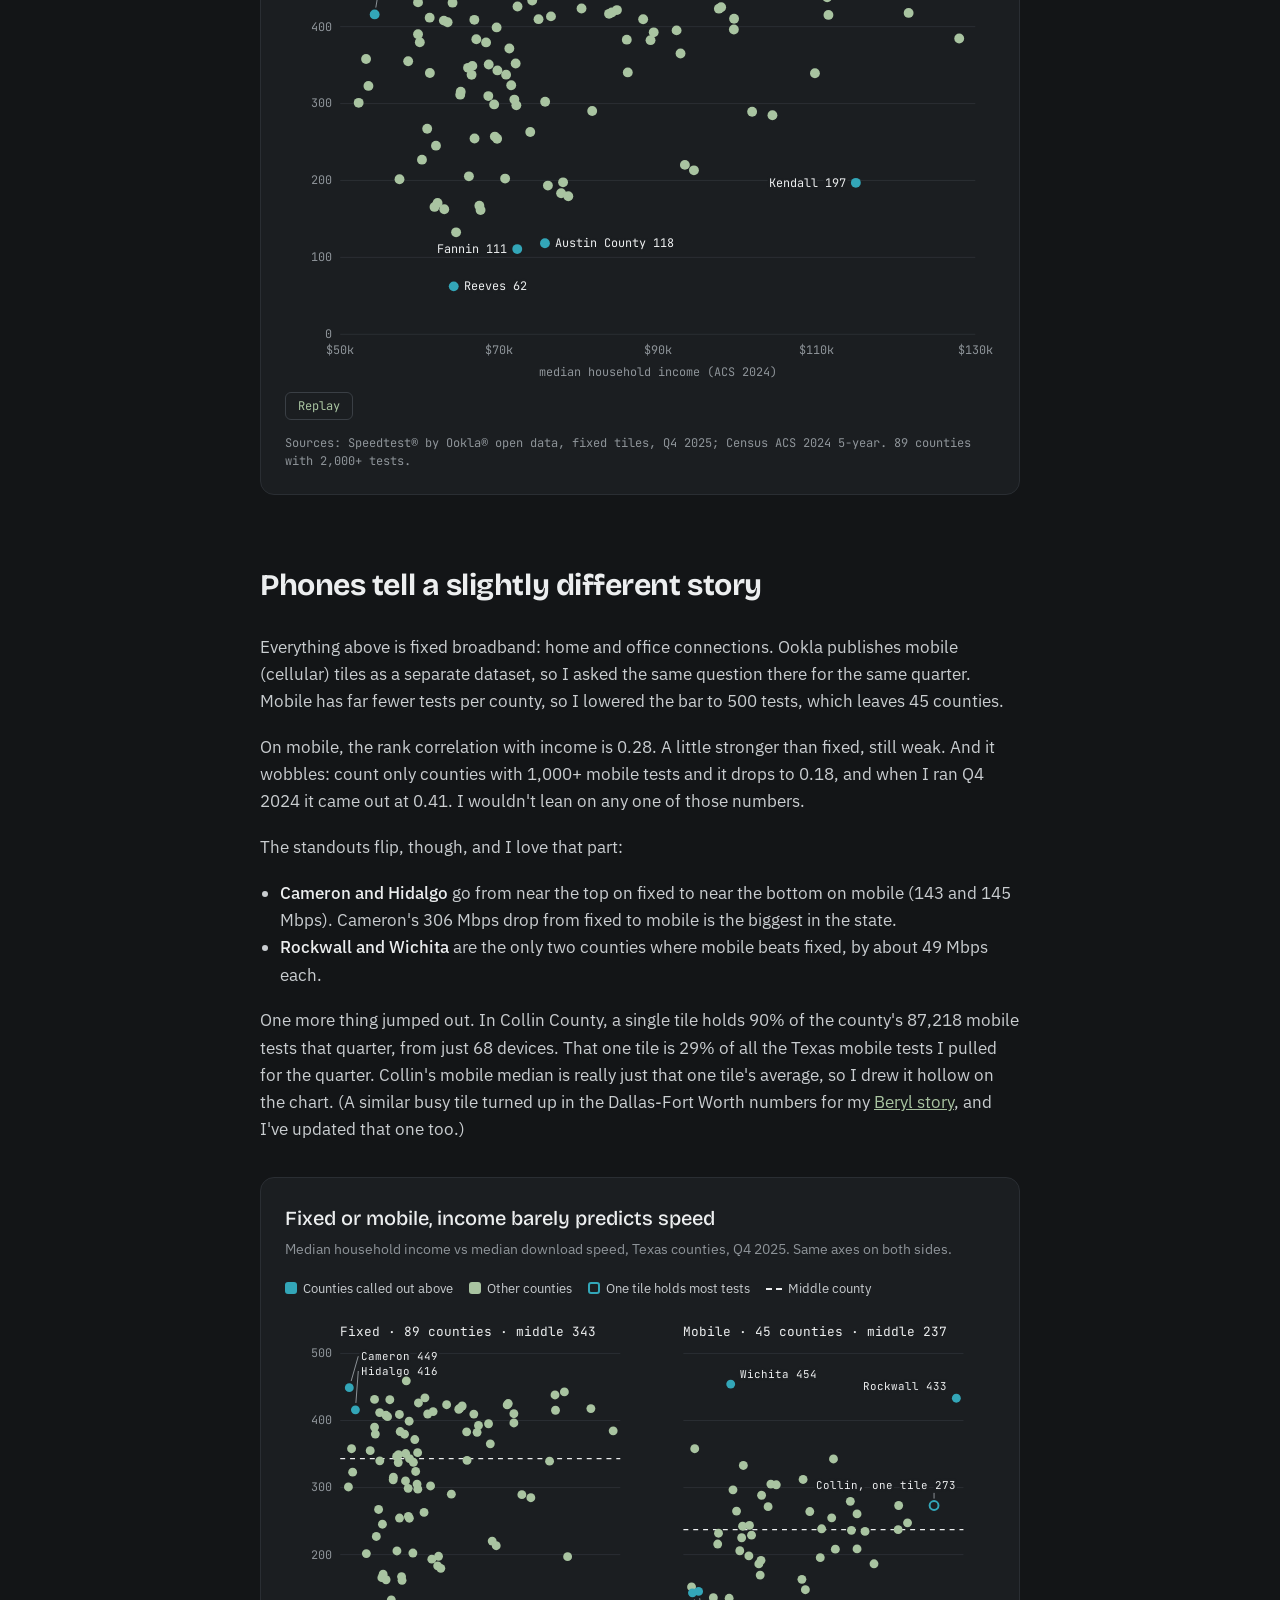
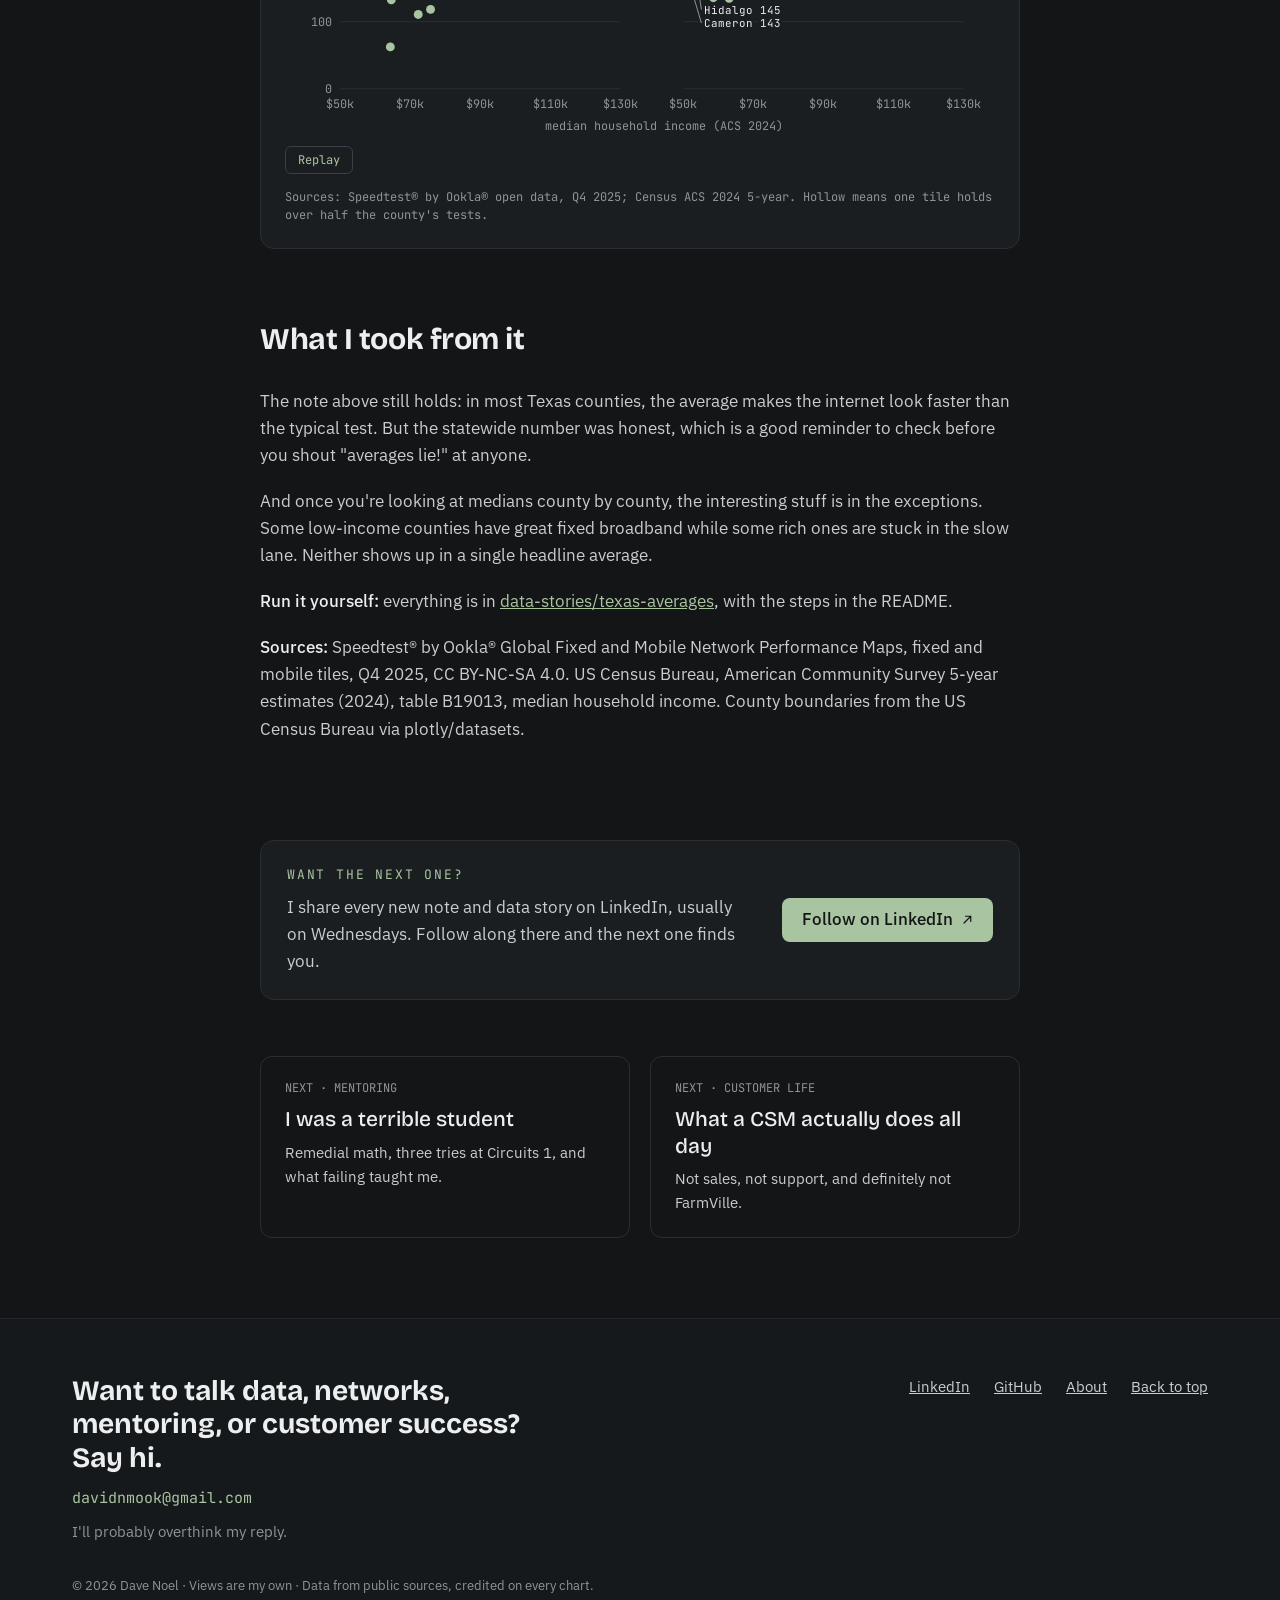
<file: notes/averages-lie.html>
<!doctype html>
<html lang="en">
<head>
<meta charset="utf-8">
<meta name="viewport" content="width=device-width, initial-scale=1">
<title>Averages lie · Dave Noel</title>
<meta name="description" content="Why the median tells you more about your internet speed than the mean ever will.">
<link rel="canonical" href="https://davenoel.me/notes/averages-lie.html">
<meta property="og:type" content="website">
<meta property="og:site_name" content="Overthinking the Internet">
<meta property="og:title" content="Averages lie · Dave Noel">
<meta property="og:description" content="Why the median tells you more about your internet speed than the mean ever will.">
<meta property="og:url" content="https://davenoel.me/notes/averages-lie.html">
<meta property="og:image" content="https://davenoel.me/assets/img/og/og-averages-lie.png">
<meta property="og:image:width" content="1200">
<meta property="og:image:height" content="630">
<meta name="twitter:card" content="summary_large_image">
<meta name="theme-color" content="#131517">
<link rel="icon" href="../favicon.ico" sizes="any">
<link rel="icon" type="image/png" sizes="32x32" href="../assets/img/favicon-32.png">
<link rel="apple-touch-icon" href="../apple-touch-icon.png">
<link rel="preload" href="../assets/fonts/bricolage-grotesque-latin-700-normal.woff2" as="font" type="font/woff2" crossorigin>
<script>try{if(localStorage.getItem('theme')==='light')document.documentElement.setAttribute('data-theme','light')}catch(e){}</script>
<link rel="stylesheet" href="../assets/css/site.css?v=20261018a">
<!-- PostHog: product analytics, web analytics, session replay, experiments -->
<script async src="https://us-assets.i.posthog.com/static/array.js" onload="window.posthog&&posthog.init('phc_wPRDMiWxnPrd356Rk4mPPCwphxNJaoqS666aZrGCzYdj',{api_host:'https://us.i.posthog.com',person_profiles:'identified_only'})"></script>
</head>
<body>
<header id="top"><nav class="wrap nav" aria-label="Main">
<a class="brand" href="../"><img src="../assets/img/avatar-ring.png" alt="" width="40" height="40"><span>Overthinking the Internet</span></a>
<div class="nav-links">
<a href="../index.html#stories">Data stories</a>
<a href="../index.html#notes" aria-current="page">Notes</a>
<a href="../talks.html">Talks</a>
<a href="../about.html">About</a>
<a class="nav-social" href="https://www.linkedin.com/in/noeldave" target="_blank" rel="me noopener" aria-label="Dave Noel on LinkedIn (opens in a new tab)">LinkedIn<svg viewBox="0 0 16 16" fill="none" stroke="currentColor" stroke-width="1.6" stroke-linecap="round" stroke-linejoin="round" aria-hidden="true"><path d="M6 3h7v7M13 3L4 12"/></svg></a>
<button class="theme-toggle" type="button" aria-label="Switch to light mode" aria-pressed="false"><svg class="sun" viewBox="0 0 24 24" fill="none" stroke="currentColor" stroke-width="1.8" stroke-linecap="round" aria-hidden="true"><circle cx="12" cy="12" r="4"/><path d="M12 2v2M12 20v2M4.9 4.9l1.4 1.4M17.7 17.7l1.4 1.4M2 12h2M20 12h2M4.9 19.1l1.4-1.4M17.7 6.3l1.4-1.4"/></svg><svg class="moon" viewBox="0 0 24 24" fill="none" stroke="currentColor" stroke-width="1.8" stroke-linecap="round" stroke-linejoin="round" aria-hidden="true"><path d="M20 14.5A8 8 0 0 1 9.5 4a8 8 0 1 0 10.5 10.5z"/></svg></button>
<a class="btn btn-primary" href="#contact">Say hi</a>
</div>
</nav></header>
<main class="wrap reading">
<div class="article-head">
<div class="eyebrow">Notes · Data quality</div>
<h1>Averages <em>lie.</em></h1>
<p class="dek">Why the median tells you more about your internet speed than the mean ever will.</p>
<div class="byline"><img src="../assets/img/avatar-ring.png" alt="" width="36" height="36"><span>Dave Noel · 9 min read</span></div>
</div>

<article class="prose">
<p>If you want your internet to sound faster than it is, report the average. Most people won't notice.</p>
<p>Say ten households on the same street run a speed test. Nine of them get 50 Mbps. One just got gigabit fiber and gets 1,000 Mbps.</p>

<figure class="figure">
<h3>One household moves the average, nobody else gets faster</h3>
<p class="sub">Download speed of ten households on one street (a made-up example), Mbps</p>
<div class="legend"><span><i style="background:#6B7177"></i>Nine households at 50 Mbps</span><span><i style="background:#33A6B8"></i>One gigabit household</span></div>
<div class="chart"><svg class="d-only" viewBox="0 0 720 190" role="img" aria-labelledby="st-t"><title id="st-t">Ten households: nine at 50 Mbps and one at 1,000 Mbps. The median is 50 Mbps; the mean is 145 Mbps.</title>
<line x1="40" y1="160" x2="680" y2="160" stroke="#3A3F45" stroke-width="1.5"/>
<text x="40.0" y="182" font-size="12" fill="#8E9499" text-anchor="middle">0</text><text x="200.0" y="182" font-size="12" fill="#8E9499" text-anchor="middle">250</text><text x="360.0" y="182" font-size="12" fill="#8E9499" text-anchor="middle">500</text><text x="520.0" y="182" font-size="12" fill="#8E9499" text-anchor="middle">750</text><text x="680.0" y="182" font-size="12" fill="#8E9499" text-anchor="middle">1,000</text>
<text x="680" y="182" dy="0" font-size="12" fill="#8E9499" text-anchor="end" dx="0"></text>


<line x1="72.0" y1="10" x2="72.0" y2="160" stroke="#ECEEEF" stroke-width="2" stroke-dasharray="4 4"/>
<text x="80.0" y="22" font-size="13" fill="#ECEEEF">median 50 Mbps</text>
<line x1="132.8" y1="40" x2="132.8" y2="160" stroke="#A9C4A1" stroke-width="2"/>
<text x="140.8" y="52" font-size="13" fill="#A9C4A1">mean 145 Mbps</text>
<text x="680.0" y="128" font-size="12" fill="#8E9499" text-anchor="end">the new gigabit house</text>
<circle class="bar" cx="72.0" cy="150" r="6" fill="#6B7177"><title>Household 1: 50 Mbps</title></circle><circle class="bar" cx="72.0" cy="136" r="6" fill="#6B7177"><title>Household 2: 50 Mbps</title></circle><circle class="bar" cx="72.0" cy="122" r="6" fill="#6B7177"><title>Household 3: 50 Mbps</title></circle><circle class="bar" cx="72.0" cy="108" r="6" fill="#6B7177"><title>Household 4: 50 Mbps</title></circle><circle class="bar" cx="72.0" cy="94" r="6" fill="#6B7177"><title>Household 5: 50 Mbps</title></circle><circle class="bar" cx="72.0" cy="80" r="6" fill="#6B7177"><title>Household 6: 50 Mbps</title></circle><circle class="bar" cx="72.0" cy="66" r="6" fill="#6B7177"><title>Household 7: 50 Mbps</title></circle><circle class="bar" cx="72.0" cy="52" r="6" fill="#6B7177"><title>Household 8: 50 Mbps</title></circle><circle class="bar" cx="72.0" cy="38" r="6" fill="#6B7177"><title>Household 9: 50 Mbps</title></circle><circle class="bar" cx="680.0" cy="150" r="6" fill="#33A6B8"><title>Household 10: 1,000 Mbps (new gigabit fiber)</title></circle></svg>
<svg class="m-only" viewBox="0 0 360 236" role="img" aria-labelledby="st-t-m"><title id="st-t-m">Ten households: nine at 50 Mbps and one at 1,000 Mbps. The median is 50 Mbps; the mean is 145 Mbps.</title>
<line x1="26" y1="196" x2="334" y2="196" stroke="#3A3F45" stroke-width="1.5"/>
<text x="20.0" y="218" font-size="12" fill="#8E9499" text-anchor="start">0</text>
<text x="103.0" y="218" font-size="12" fill="#8E9499" text-anchor="middle">250</text>
<text x="180.0" y="218" font-size="12" fill="#8E9499" text-anchor="middle">500</text>
<text x="257.0" y="218" font-size="12" fill="#8E9499" text-anchor="middle">750</text>
<text x="340.0" y="218" font-size="12" fill="#8E9499" text-anchor="end">1,000</text>
<text x="340" y="234" font-size="12" fill="#8E9499" text-anchor="end">Mbps</text>
<line x1="41.4" y1="20" x2="41.4" y2="196" stroke="#ECEEEF" stroke-width="2" stroke-dasharray="4 4"/>
<text x="48.4" y="30" font-size="14" fill="#ECEEEF">median 50 Mbps</text>
<line x1="70.7" y1="50" x2="70.7" y2="196" stroke="#A9C4A1" stroke-width="2"/>
<text x="77.7" y="60" font-size="14" fill="#A9C4A1">mean 145 Mbps</text>
<text x="334" y="170" font-size="13" fill="#8E9499" text-anchor="end">the new gigabit house</text>
<circle class="bar" cx="41.4" cy="187.0" r="6.5" fill="#6B7177"><title>Household 1: 50 Mbps</title></circle>
<circle class="bar" cx="41.4" cy="172.0" r="6.5" fill="#6B7177"><title>Household 2: 50 Mbps</title></circle>
<circle class="bar" cx="41.4" cy="157.0" r="6.5" fill="#6B7177"><title>Household 3: 50 Mbps</title></circle>
<circle class="bar" cx="41.4" cy="142.0" r="6.5" fill="#6B7177"><title>Household 4: 50 Mbps</title></circle>
<circle class="bar" cx="41.4" cy="127.0" r="6.5" fill="#6B7177"><title>Household 5: 50 Mbps</title></circle>
<circle class="bar" cx="41.4" cy="112.0" r="6.5" fill="#6B7177"><title>Household 6: 50 Mbps</title></circle>
<circle class="bar" cx="41.4" cy="97.0" r="6.5" fill="#6B7177"><title>Household 7: 50 Mbps</title></circle>
<circle class="bar" cx="41.4" cy="82.0" r="6.5" fill="#6B7177"><title>Household 8: 50 Mbps</title></circle>
<circle class="bar" cx="41.4" cy="67.0" r="6.5" fill="#6B7177"><title>Household 9: 50 Mbps</title></circle>
<circle class="bar" cx="334.0" cy="187.0" r="6.5" fill="#33A6B8"><title>Household 10: 1,000 Mbps (new gigabit fiber)</title></circle>
</svg></div>
<figcaption>Mean = (9 × 50 + 1,000) ÷ 10 = 145 Mbps. Median = the middle value = 50 Mbps.</figcaption>
</figure>

<p>Which number describes that street? Nine out of ten neighbors would laugh at 145. One household nearly tripled the average, and nobody else's internet got a bit faster.</p>
<p>That's how averages behave when data is lopsided, and internet speeds are very lopsided. Most connections sit in a crowd near the middle, and a smaller group of very fast ones stretches way out to the right. Statisticians call that a right-skewed distribution. I call it the reason I don't trust a headline average speed.</p>

<h2>The math is fine. The question is wrong.</h2>
<p>The average is correct math. It just answers a different question than most people are asking. Total speed divided by everyone is the mean. What a typical person gets is the median. When someone says "the average customer," they almost always mean the second one.</p>
<p>Where this bites in real life:</p>
<ul>
<li><strong>Coverage reports.</strong> A county can look great because of one city, while the rural half of the county lives at the slow end.</li>
<li><strong>Before and after.</strong> Upgrade a handful of power users and the average jumps, even if almost everyone else sees nothing.</li>
<li><strong>Customer conversations.</strong> Signal strength (RSSI or RSRP) does this all the time. A handful of readings taken right under a tower can pull the average up, and a few from deep inside a building can drag it down. What we need to show is the most common experience for the user, not a few extreme readings at either end.</li>
</ul>
<p>Most serious speed reporting leans on medians for exactly this reason.</p>

<h2>What I do instead</h2>
<ol>
<li><strong>Lead with the median.</strong> It's the closest thing to "what a normal person gets."</li>
<li><strong>Show the spread.</strong> A median plus the 10th and 90th percentiles tells you what the slow end, the middle and the fast end look like.</li>
<li><strong>Plot it when it matters.</strong> One histogram ends most arguments.</li>
</ol>
<p>If you like this kind of thing, David Spiegelhalter's <em>The Art of Statistics</em> is a great read on how summaries can mislead.</p>
<p>So next time someone hands you an average speed, ask for the median. And if they ask why, scream "averages lie!" at the top of your lungs, or just send them this.</p>

<h2>Update: I ran it on Texas</h2>
<p>I promised I'd try this on real data, so here it is! I took Ookla's open data fixed broadband tiles for Q4 2025 and worked out the mean and the median download speed for every Texas county with at least 2,000 speed tests. That's 89 counties.</p>
<p>One thing to know first. Ookla's open data comes as roughly 600 m squares (tiles), and each tile gives you the average of its tests plus a count, not the individual tests. So the means here are exact, and the medians are estimated from the tile averages, weighted by how many tests each tile has. Close, though not perfect.</p>

<h2>Statewide, the average plays it straight</h2>
<p>Here's the twist I didn't expect. For Texas as a whole, the average actually undersells things a little: a mean of 392 Mbps against a median of 401 Mbps. So much for my headline!</p>
<p>Go county by county, though, and the street from the top of this note shows up again. In 58 of the 89 counties, the average beats the median. The biggest gaps are all smaller, more rural counties:</p>
<table class="data">
<thead><tr><th>County</th><th>Mean (Mbps)</th><th>Median (Mbps)</th><th>Gap</th></tr></thead>
<tbody>
<tr><td>Palo Pinto</td><td>262</td><td>162</td><td>+100</td></tr>
<tr><td>Austin (the county west of Houston, not the city!)</td><td>205</td><td>118</td><td>+87</td></tr>
<tr><td>Reeves*</td><td>137</td><td>62</td><td>+75</td></tr>
<tr><td>Hill</td><td>200</td><td>132</td><td>+68</td></tr>
<tr><td>Fannin</td><td>175</td><td>111</td><td>+64</td></tr>
</tbody>
</table>
<p>A few fast connections pull the average up while the typical test stays slow. The big metros sit almost right on the line, because they have lots of tests and lots of fast connections, so the two numbers agree.</p>
<p>*Reeves comes with an asterisk: one very busy tile holds a big share of its tests, so its numbers lean on that one spot.</p>

<figure class="figure">
<h3>The average flatters most Texas counties</h3>
<p class="sub">Fixed download speed by county, Q4 2025, Mbps. Dots above the dashed line are counties where the mean beats the median.</p>
<div class="legend"><span><i style="background:#A9C4A1"></i>Average beats median (58)</span><span><i style="background:#6B7177"></i>Median beats average (31)</span></div>
<div class="chart pct-anim tx-anim"><svg class="d-only" viewBox="0 0 720 456" role="img" aria-labelledby="tx1-t"><title id="tx1-t">Each Texas county with 2,000+ fixed tests in Q4 2025: median download across, mean download up. 58 of 89 counties sit above the mean equals median line. Palo Pinto, Austin, Reeves, Hill and Fannin sit furthest above it.</title><g class="pct-ends"><line x1="56" y1="410.0" x2="700" y2="410.0" stroke="#2A2E33"/><text x="48.0" y="414.0" font-size="12" fill="#8E9499" text-anchor="end">0</text><text x="56.0" y="430.0" font-size="12" fill="#8E9499" text-anchor="middle">0</text><line x1="56" y1="332.0" x2="700" y2="332.0" stroke="#2A2E33"/><text x="48.0" y="336.0" font-size="12" fill="#8E9499" text-anchor="end">100</text><text x="184.8" y="430.0" font-size="12" fill="#8E9499" text-anchor="middle">100</text><line x1="56" y1="254.0" x2="700" y2="254.0" stroke="#2A2E33"/><text x="48.0" y="258.0" font-size="12" fill="#8E9499" text-anchor="end">200</text><text x="313.6" y="430.0" font-size="12" fill="#8E9499" text-anchor="middle">200</text><line x1="56" y1="176.0" x2="700" y2="176.0" stroke="#2A2E33"/><text x="48.0" y="180.0" font-size="12" fill="#8E9499" text-anchor="end">300</text><text x="442.4" y="430.0" font-size="12" fill="#8E9499" text-anchor="middle">300</text><line x1="56" y1="98.0" x2="700" y2="98.0" stroke="#2A2E33"/><text x="48.0" y="102.0" font-size="12" fill="#8E9499" text-anchor="end">400</text><text x="571.2" y="430.0" font-size="12" fill="#8E9499" text-anchor="middle">400</text><line x1="56" y1="20.0" x2="700" y2="20.0" stroke="#2A2E33"/><text x="48.0" y="24.0" font-size="12" fill="#8E9499" text-anchor="end">500</text><text x="700.0" y="430.0" font-size="12" fill="#8E9499" text-anchor="middle">500</text><text x="378.0" y="452.0" font-size="12" fill="#8E9499" text-anchor="middle">median download, Mbps</text><text x="56.0" y="14.0" font-size="12" fill="#8E9499" text-anchor="start">mean download, Mbps</text></g><g class="pct-band"><line x1="56.0" y1="410.0" x2="700.0" y2="20.0" stroke="#ECEEEF" stroke-width="1.5" stroke-dasharray="5 5"/><text stroke="#1B1E21" stroke-width="5" stroke-linejoin="round" paint-order="stroke" x="457.9" y="205.6" font-size="12" fill="#ECEEEF" text-anchor="start">mean = median</text><line x1="259.8" y1="200.5" x2="252.2" y2="190.7" stroke="#8E9499" stroke-width="1"/><text stroke="#1B1E21" stroke-width="5" stroke-linejoin="round" paint-order="stroke" x="249.2" y="194.7" font-size="12" fill="#ECEEEF" text-anchor="end">Palo Pinto +100</text><line x1="203.7" y1="245.0" x2="195.5" y2="236.0" stroke="#8E9499" stroke-width="1"/><text stroke="#1B1E21" stroke-width="5" stroke-linejoin="round" paint-order="stroke" x="192.5" y="240.0" font-size="12" fill="#ECEEEF" text-anchor="end">Austin County +87</text><line x1="143.2" y1="302.7" x2="148.3" y2="302.3" stroke="#8E9499" stroke-width="1"/><text stroke="#1B1E21" stroke-width="5" stroke-linejoin="round" paint-order="stroke" x="151.3" y="306.3" font-size="12" fill="#ECEEEF" text-anchor="start">Reeves* +75</text><line x1="225.0" y1="260.6" x2="217.9" y2="289.0" stroke="#8E9499" stroke-width="1"/><text stroke="#1B1E21" stroke-width="5" stroke-linejoin="round" paint-order="stroke" x="220.9" y="293.0" font-size="12" fill="#ECEEEF" text-anchor="start">Hill +68</text><line x1="192.2" y1="271.0" x2="186.5" y2="268.7" stroke="#8E9499" stroke-width="1"/><text stroke="#1B1E21" stroke-width="5" stroke-linejoin="round" paint-order="stroke" x="183.5" y="272.7" font-size="12" fill="#ECEEEF" text-anchor="end">Fannin +64</text></g><circle class="pct-dot" style="--i:0" cx="136.2" cy="303.2" r="5" fill="#A9C4A1"><title>Reeves: mean 137, median 62 Mbps</title></circle><circle class="pct-dot" style="--i:1" cx="198.7" cy="273.6" r="5" fill="#A9C4A1"><title>Fannin: mean 175, median 111 Mbps</title></circle><circle class="pct-dot" style="--i:2" cx="208.4" cy="250.2" r="5" fill="#A9C4A1"><title>Austin: mean 205, median 118 Mbps</title></circle><circle class="pct-dot" style="--i:3" cx="226.7" cy="253.8" r="5" fill="#A9C4A1"><title>Hill: mean 200, median 132 Mbps</title></circle><circle class="pct-dot" style="--i:4" cx="264.1" cy="206.0" r="5" fill="#A9C4A1"><title>Palo Pinto: mean 262, median 162 Mbps</title></circle><circle class="pct-dot" style="--i:5" cx="265.3" cy="249.4" r="5" fill="#A9C4A1"><title>Navarro: mean 206, median 162 Mbps</title></circle><circle class="pct-dot" style="--i:6" cx="269.3" cy="241.6" r="5" fill="#A9C4A1"><title>Lamar: mean 216, median 166 Mbps</title></circle><circle class="pct-dot" style="--i:7" cx="271.4" cy="256.3" r="5" fill="#A9C4A1"><title>Llano: mean 197, median 167 Mbps</title></circle><circle class="pct-dot" style="--i:8" cx="276.0" cy="239.0" r="5" fill="#A9C4A1"><title>Polk: mean 219, median 171 Mbps</title></circle><circle class="pct-dot" style="--i:9" cx="287.2" cy="237.9" r="5" fill="#A9C4A1"><title>Burnet: mean 221, median 180 Mbps</title></circle><circle class="pct-dot" style="--i:10" cx="292.1" cy="220.0" r="5" fill="#A9C4A1"><title>Washington: mean 244, median 183 Mbps</title></circle><circle class="pct-dot" style="--i:11" cx="305.0" cy="229.0" r="5" fill="#A9C4A1"><title>Gillespie: mean 232, median 193 Mbps</title></circle><circle class="pct-dot" style="--i:12" cx="309.6" cy="242.0" r="5" fill="#A9C4A1"><title>Kendall: mean 215, median 197 Mbps</title></circle><circle class="pct-dot" style="--i:13" cx="310.4" cy="217.7" r="5" fill="#A9C4A1"><title>Medina: mean 246, median 198 Mbps</title></circle><circle class="pct-dot" style="--i:14" cx="315.5" cy="216.0" r="5" fill="#A9C4A1"><title>Brown: mean 249, median 202 Mbps</title></circle><circle class="pct-dot" style="--i:15" cx="316.7" cy="239.3" r="5" fill="#A9C4A1"><title>Atascosa: mean 219, median 202 Mbps</title></circle><circle class="pct-dot" style="--i:16" cx="320.6" cy="211.3" r="5" fill="#A9C4A1"><title>Upshur: mean 255, median 205 Mbps</title></circle><circle class="pct-dot" style="--i:17" cx="330.6" cy="221.9" r="5" fill="#A9C4A1"><title>Wilson: mean 241, median 213 Mbps</title></circle><circle class="pct-dot" style="--i:18" cx="339.6" cy="188.7" r="5" fill="#A9C4A1"><title>Wise: mean 284, median 220 Mbps</title></circle><circle class="pct-dot" style="--i:19" cx="348.5" cy="196.7" r="5" fill="#A9C4A1"><title>Wood: mean 273, median 227 Mbps</title></circle><circle class="pct-dot" style="--i:20" cx="371.9" cy="195.5" r="5" fill="#A9C4A1"><title>Anderson: mean 275, median 245 Mbps</title></circle><circle class="pct-dot" style="--i:21" cx="383.4" cy="188.2" r="5" fill="#A9C4A1"><title>Caldwell: mean 284, median 254 Mbps</title></circle><circle class="pct-dot" style="--i:22" cx="383.9" cy="222.7" r="5" fill="#6B7177"><title>Wharton: mean 240, median 255 Mbps</title></circle><circle class="pct-dot" style="--i:23" cx="387.1" cy="194.1" r="5" fill="#A9C4A1"><title>Van Zandt: mean 277, median 257 Mbps</title></circle><circle class="pct-dot" style="--i:24" cx="394.7" cy="194.3" r="5" fill="#A9C4A1"><title>Cooke: mean 276, median 263 Mbps</title></circle><circle class="pct-dot" style="--i:25" cx="400.3" cy="185.0" r="5" fill="#A9C4A1"><title>Angelina: mean 288, median 267 Mbps</title></circle><circle class="pct-dot" style="--i:26" cx="422.8" cy="165.2" r="5" fill="#A9C4A1"><title>Parker: mean 314, median 285 Mbps</title></circle><circle class="pct-dot" style="--i:27" cx="428.7" cy="164.8" r="5" fill="#A9C4A1"><title>Comal: mean 314, median 289 Mbps</title></circle><circle class="pct-dot" style="--i:28" cx="429.8" cy="173.0" r="5" fill="#A9C4A1"><title>Lampasas: mean 304, median 290 Mbps</title></circle><circle class="pct-dot" style="--i:29" cx="439.4" cy="166.6" r="5" fill="#A9C4A1"><title>Grayson: mean 312, median 298 Mbps</title></circle><circle class="pct-dot" style="--i:30" cx="440.9" cy="176.8" r="5" fill="#A9C4A1"><title>Kerr: mean 299, median 299 Mbps</title></circle><circle class="pct-dot" style="--i:31" cx="443.6" cy="156.7" r="5" fill="#A9C4A1"><title>Walker: mean 325, median 301 Mbps</title></circle><circle class="pct-dot" style="--i:32" cx="445.4" cy="150.0" r="5" fill="#A9C4A1"><title>Hardin: mean 333, median 302 Mbps</title></circle><circle class="pct-dot" style="--i:33" cx="449.0" cy="159.2" r="5" fill="#A9C4A1"><title>Hunt: mean 322, median 305 Mbps</title></circle><circle class="pct-dot" style="--i:34" cx="455.0" cy="153.0" r="5" fill="#A9C4A1"><title>Rusk: mean 330, median 310 Mbps</title></circle><circle class="pct-dot" style="--i:35" cx="457.2" cy="147.7" r="5" fill="#A9C4A1"><title>Erath: mean 336, median 312 Mbps</title></circle><circle class="pct-dot" style="--i:36" cx="462.2" cy="153.1" r="5" fill="#A9C4A1"><title>Henderson: mean 329, median 315 Mbps</title></circle><circle class="pct-dot" style="--i:37" cx="471.9" cy="171.6" r="5" fill="#6B7177"><title>Nacogdoches: mean 306, median 323 Mbps</title></circle><circle class="pct-dot" style="--i:38" cx="473.2" cy="156.1" r="5" fill="#A9C4A1"><title>Ector: mean 326, median 324 Mbps</title></circle><circle class="pct-dot" style="--i:39" cx="490.4" cy="148.1" r="5" fill="#6B7177"><title>Gregg: mean 336, median 337 Mbps</title></circle><circle class="pct-dot" style="--i:40" cx="490.8" cy="149.7" r="5" fill="#6B7177"><title>Victoria: mean 334, median 338 Mbps</title></circle><circle class="pct-dot" style="--i:41" cx="493.1" cy="155.5" r="5" fill="#6B7177"><title>Chambers: mean 326, median 339 Mbps</title></circle><circle class="pct-dot" style="--i:42" cx="493.7" cy="147.8" r="5" fill="#6B7177"><title>Kleberg: mean 336, median 340 Mbps</title></circle><circle class="pct-dot" style="--i:43" cx="494.6" cy="163.3" r="5" fill="#6B7177"><title>Bastrop: mean 316, median 340 Mbps</title></circle><circle class="pct-dot" style="--i:44" cx="497.9" cy="101.1" r="5" fill="#A9C4A1"><title>Grimes: mean 396, median 343 Mbps</title></circle><circle class="pct-dot" style="--i:45" cx="502.2" cy="145.5" r="5" fill="#6B7177"><title>Harrison: mean 339, median 346 Mbps</title></circle><circle class="pct-dot" style="--i:46" cx="505.5" cy="140.0" r="5" fill="#6B7177"><title>McLennan: mean 346, median 349 Mbps</title></circle><circle class="pct-dot" style="--i:47" cx="507.8" cy="121.9" r="5" fill="#A9C4A1"><title>Liberty: mean 369, median 351 Mbps</title></circle><circle class="pct-dot" style="--i:48" cx="509.4" cy="118.7" r="5" fill="#A9C4A1"><title>Orange: mean 374, median 352 Mbps</title></circle><circle class="pct-dot" style="--i:49" cx="513.2" cy="131.2" r="5" fill="#A9C4A1"><title>Brazos: mean 358, median 355 Mbps</title></circle><circle class="pct-dot" style="--i:50" cx="517.0" cy="111.3" r="5" fill="#A9C4A1"><title>Potter: mean 383, median 358 Mbps</title></circle><circle class="pct-dot" style="--i:51" cx="526.2" cy="141.2" r="5" fill="#6B7177"><title>Midland: mean 345, median 365 Mbps</title></circle><circle class="pct-dot" style="--i:52" cx="534.6" cy="143.2" r="5" fill="#6B7177"><title>Coryell: mean 342, median 372 Mbps</title></circle><circle class="pct-dot" style="--i:53" cx="544.8" cy="114.7" r="5" fill="#6B7177"><title>Tom Green: mean 379, median 380 Mbps</title></circle><circle class="pct-dot" style="--i:54" cx="545.1" cy="107.5" r="5" fill="#A9C4A1"><title>Jefferson: mean 388, median 380 Mbps</title></circle><circle class="pct-dot" style="--i:55" cx="548.5" cy="125.7" r="5" fill="#6B7177"><title>Hays: mean 364, median 382 Mbps</title></circle><circle class="pct-dot" style="--i:56" cx="549.4" cy="108.1" r="5" fill="#A9C4A1"><title>Galveston: mean 387, median 383 Mbps</title></circle><circle class="pct-dot" style="--i:57" cx="550.1" cy="118.7" r="5" fill="#6B7177"><title>Taylor: mean 373, median 384 Mbps</title></circle><circle class="pct-dot" style="--i:58" cx="551.4" cy="111.9" r="5" fill="#6B7177"><title>Rockwall: mean 382, median 385 Mbps</title></circle><circle class="pct-dot" style="--i:59" cx="558.4" cy="130.8" r="5" fill="#6B7177"><title>Bowie: mean 358, median 390 Mbps</title></circle><circle class="pct-dot" style="--i:60" cx="561.7" cy="122.0" r="5" fill="#6B7177"><title>Kaufman: mean 369, median 393 Mbps</title></circle><circle class="pct-dot" style="--i:61" cx="564.9" cy="108.4" r="5" fill="#6B7177"><title>Guadalupe: mean 387, median 395 Mbps</title></circle><circle class="pct-dot" style="--i:62" cx="566.4" cy="121.9" r="5" fill="#6B7177"><title>Ellis: mean 369, median 396 Mbps</title></circle><circle class="pct-dot" style="--i:63" cx="569.9" cy="109.5" r="5" fill="#6B7177"><title>San Patricio: mean 385, median 399 Mbps</title></circle><circle class="pct-dot" style="--i:64" cx="578.5" cy="95.3" r="5" fill="#6B7177"><title>Wichita: mean 403, median 406 Mbps</title></circle><circle class="pct-dot" style="--i:65" cx="581.2" cy="90.4" r="5" fill="#A9C4A1"><title>Webb: mean 410, median 408 Mbps</title></circle><circle class="pct-dot" style="--i:66" cx="582.7" cy="84.1" r="5" fill="#A9C4A1"><title>Nueces: mean 418, median 409 Mbps</title></circle><circle class="pct-dot" style="--i:67" cx="583.6" cy="104.4" r="5" fill="#6B7177"><title>Hood: mean 392, median 410 Mbps</title></circle><circle class="pct-dot" style="--i:68" cx="583.7" cy="83.0" r="5" fill="#A9C4A1"><title>Harris: mean 419, median 410 Mbps</title></circle><circle class="pct-dot" style="--i:69" cx="584.3" cy="91.0" r="5" fill="#6B7177"><title>Travis: mean 409, median 410 Mbps</title></circle><circle class="pct-dot" style="--i:70" cx="586.3" cy="77.6" r="5" fill="#A9C4A1"><title>Cherokee: mean 426, median 412 Mbps</title></circle><circle class="pct-dot" style="--i:71" cx="588.3" cy="81.8" r="5" fill="#A9C4A1"><title>Dallas: mean 421, median 413 Mbps</title></circle><circle class="pct-dot" style="--i:72" cx="590.9" cy="87.1" r="5" fill="#6B7177"><title>Denton: mean 414, median 415 Mbps</title></circle><circle class="pct-dot" style="--i:73" cx="591.7" cy="80.9" r="5" fill="#A9C4A1"><title>Hidalgo: mean 422, median 416 Mbps</title></circle><circle class="pct-dot" style="--i:74" cx="592.7" cy="80.1" r="5" fill="#A9C4A1"><title>Randall: mean 423, median 417 Mbps</title></circle><circle class="pct-dot" style="--i:75" cx="594.1" cy="83.1" r="5" fill="#A9C4A1"><title>Collin: mean 419, median 418 Mbps</title></circle><circle class="pct-dot" style="--i:76" cx="595.0" cy="83.2" r="5" fill="#A9C4A1"><title>Tarrant: mean 419, median 418 Mbps</title></circle><circle class="pct-dot" style="--i:77" cx="599.0" cy="89.8" r="5" fill="#6B7177"><title>Johnson: mean 410, median 422 Mbps</title></circle><circle class="pct-dot" style="--i:78" cx="601.2" cy="73.4" r="5" fill="#A9C4A1"><title>Montgomery: mean 432, median 423 Mbps</title></circle><circle class="pct-dot" style="--i:79" cx="601.6" cy="90.5" r="5" fill="#6B7177"><title>Waller: mean 410, median 424 Mbps</title></circle><circle class="pct-dot" style="--i:80" cx="603.8" cy="79.7" r="5" fill="#6B7177"><title>Brazoria: mean 423, median 425 Mbps</title></circle><circle class="pct-dot" style="--i:81" cx="604.9" cy="75.9" r="5" fill="#A9C4A1"><title>Bexar: mean 428, median 426 Mbps</title></circle><circle class="pct-dot" style="--i:82" cx="611.3" cy="76.6" r="5" fill="#6B7177"><title>Lubbock: mean 428, median 431 Mbps</title></circle><circle class="pct-dot" style="--i:83" cx="611.8" cy="70.2" r="5" fill="#A9C4A1"><title>El Paso: mean 436, median 432 Mbps</title></circle><circle class="pct-dot" style="--i:84" cx="614.7" cy="77.4" r="5" fill="#6B7177"><title>Smith: mean 426, median 434 Mbps</title></circle><circle class="pct-dot" style="--i:85" cx="620.3" cy="67.8" r="5" fill="#A9C4A1"><title>Williamson: mean 439, median 438 Mbps</title></circle><circle class="pct-dot" style="--i:86" cx="626.2" cy="58.8" r="5" fill="#A9C4A1"><title>Fort Bend: mean 450, median 443 Mbps</title></circle><circle class="pct-dot" style="--i:87" cx="634.2" cy="73.4" r="5" fill="#6B7177"><title>Cameron: mean 432, median 449 Mbps</title></circle><circle class="pct-dot" style="--i:88" cx="647.3" cy="63.4" r="5" fill="#6B7177"><title>Bell: mean 444, median 459 Mbps</title></circle></svg><svg class="m-only" viewBox="0 0 360 498" role="img" aria-labelledby="tx1-t-m"><title id="tx1-t-m">Each Texas county with 2,000+ fixed tests in Q4 2025: median download across, mean download up. 58 of 89 counties sit above the mean equals median line. Palo Pinto, Austin, Reeves, Hill and Fannin sit furthest above it.</title><g class="pct-ends"><line x1="42" y1="448.0" x2="346" y2="448.0" stroke="#2A2E33"/><text x="36" y="452.0" font-size="12" fill="#8E9499" text-anchor="end">0</text><text x="42.0" y="468" font-size="12" fill="#8E9499" text-anchor="middle">0</text><line x1="42" y1="366.4" x2="346" y2="366.4" stroke="#2A2E33"/><text x="36" y="370.4" font-size="12" fill="#8E9499" text-anchor="end">100</text><text x="102.8" y="468" font-size="12" fill="#8E9499" text-anchor="middle">100</text><line x1="42" y1="284.8" x2="346" y2="284.8" stroke="#2A2E33"/><text x="36" y="288.8" font-size="12" fill="#8E9499" text-anchor="end">200</text><text x="163.6" y="468" font-size="12" fill="#8E9499" text-anchor="middle">200</text><line x1="42" y1="203.2" x2="346" y2="203.2" stroke="#2A2E33"/><text x="36" y="207.2" font-size="12" fill="#8E9499" text-anchor="end">300</text><text x="224.4" y="468" font-size="12" fill="#8E9499" text-anchor="middle">300</text><line x1="42" y1="121.6" x2="346" y2="121.6" stroke="#2A2E33"/><text x="36" y="125.6" font-size="12" fill="#8E9499" text-anchor="end">400</text><text x="285.2" y="468" font-size="12" fill="#8E9499" text-anchor="middle">400</text><line x1="42" y1="40.0" x2="346" y2="40.0" stroke="#2A2E33"/><text x="36" y="44.0" font-size="12" fill="#8E9499" text-anchor="end">500</text><text x="346.0" y="468" font-size="12" fill="#8E9499" text-anchor="middle">500</text><text x="194.0" y="490" font-size="12" fill="#8E9499" text-anchor="middle">median download, Mbps</text><text x="42" y="18" font-size="12" fill="#8E9499" text-anchor="start">mean download, Mbps</text></g><g class="pct-band"><line x1="42.0" y1="448.0" x2="346.0" y2="40.0" stroke="#ECEEEF" stroke-width="1.5" stroke-dasharray="5 5"/><text stroke="#1B1E21" stroke-width="4" stroke-linejoin="round" paint-order="stroke" x="231.7" y="233.4" font-size="12" fill="#ECEEEF" text-anchor="start">mean = median</text><text stroke="#1B1E21" stroke-width="4" stroke-linejoin="round" paint-order="stroke" x="132.2" y="239.1" font-size="13" fill="#ECEEEF" text-anchor="end">Palo Pinto +100</text>
<line x1="118.5" y1="276.2" x2="136.6" y2="258.2" stroke="#8E9499" stroke-width="1"/>
<text stroke="#1B1E21" stroke-width="4" stroke-linejoin="round" paint-order="stroke" x="136.0" y="261.3" font-size="13" fill="#ECEEEF" text-anchor="end">Austin County +87</text>
<text stroke="#1B1E21" stroke-width="4" stroke-linejoin="round" paint-order="stroke" x="87.9" y="340.8" font-size="13" fill="#ECEEEF" text-anchor="start">Reeves* +75</text>
<line x1="120.6" y1="289.2" x2="84.6" y2="297.6" stroke="#8E9499" stroke-width="1"/>
<text stroke="#1B1E21" stroke-width="4" stroke-linejoin="round" paint-order="stroke" x="80.6" y="303.6" font-size="13" fill="#ECEEEF" text-anchor="end">Hill +68</text>
<text stroke="#1B1E21" stroke-width="4" stroke-linejoin="round" paint-order="stroke" x="117.4" y="309.8" font-size="13" fill="#ECEEEF" text-anchor="start">Fannin +64</text></g><circle class="pct-dot" style="--i:0" cx="79.9" cy="336.3" r="4.5" fill="#A9C4A1"><title>Reeves: mean 137, median 62 Mbps</title></circle><circle class="pct-dot" style="--i:1" cx="109.4" cy="305.3" r="4.5" fill="#A9C4A1"><title>Fannin: mean 175, median 111 Mbps</title></circle><circle class="pct-dot" style="--i:2" cx="113.9" cy="280.8" r="4.5" fill="#A9C4A1"><title>Austin: mean 205, median 118 Mbps</title></circle><circle class="pct-dot" style="--i:3" cx="122.6" cy="284.6" r="4.5" fill="#A9C4A1"><title>Hill: mean 200, median 132 Mbps</title></circle><circle class="pct-dot" style="--i:4" cx="140.2" cy="234.6" r="4.5" fill="#A9C4A1"><title>Palo Pinto: mean 262, median 162 Mbps</title></circle><circle class="pct-dot" style="--i:5" cx="140.8" cy="280.0" r="4.5" fill="#A9C4A1"><title>Navarro: mean 206, median 162 Mbps</title></circle><circle class="pct-dot" style="--i:6" cx="142.7" cy="271.8" r="4.5" fill="#A9C4A1"><title>Lamar: mean 216, median 166 Mbps</title></circle><circle class="pct-dot" style="--i:7" cx="143.7" cy="287.2" r="4.5" fill="#A9C4A1"><title>Llano: mean 197, median 167 Mbps</title></circle><circle class="pct-dot" style="--i:8" cx="145.9" cy="269.1" r="4.5" fill="#A9C4A1"><title>Polk: mean 219, median 171 Mbps</title></circle><circle class="pct-dot" style="--i:9" cx="151.1" cy="268.0" r="4.5" fill="#A9C4A1"><title>Burnet: mean 221, median 180 Mbps</title></circle><circle class="pct-dot" style="--i:10" cx="153.5" cy="249.2" r="4.5" fill="#A9C4A1"><title>Washington: mean 244, median 183 Mbps</title></circle><circle class="pct-dot" style="--i:11" cx="159.5" cy="258.6" r="4.5" fill="#A9C4A1"><title>Gillespie: mean 232, median 193 Mbps</title></circle><circle class="pct-dot" style="--i:12" cx="161.7" cy="272.2" r="4.5" fill="#A9C4A1"><title>Kendall: mean 215, median 197 Mbps</title></circle><circle class="pct-dot" style="--i:13" cx="162.1" cy="246.8" r="4.5" fill="#A9C4A1"><title>Medina: mean 246, median 198 Mbps</title></circle><circle class="pct-dot" style="--i:14" cx="164.5" cy="245.0" r="4.5" fill="#A9C4A1"><title>Brown: mean 249, median 202 Mbps</title></circle><circle class="pct-dot" style="--i:15" cx="165.1" cy="269.4" r="4.5" fill="#A9C4A1"><title>Atascosa: mean 219, median 202 Mbps</title></circle><circle class="pct-dot" style="--i:16" cx="166.9" cy="240.1" r="4.5" fill="#A9C4A1"><title>Upshur: mean 255, median 205 Mbps</title></circle><circle class="pct-dot" style="--i:17" cx="171.6" cy="251.2" r="4.5" fill="#A9C4A1"><title>Wilson: mean 241, median 213 Mbps</title></circle><circle class="pct-dot" style="--i:18" cx="175.9" cy="216.5" r="4.5" fill="#A9C4A1"><title>Wise: mean 284, median 220 Mbps</title></circle><circle class="pct-dot" style="--i:19" cx="180.1" cy="224.9" r="4.5" fill="#A9C4A1"><title>Wood: mean 273, median 227 Mbps</title></circle><circle class="pct-dot" style="--i:20" cx="191.1" cy="223.6" r="4.5" fill="#A9C4A1"><title>Anderson: mean 275, median 245 Mbps</title></circle><circle class="pct-dot" style="--i:21" cx="196.5" cy="216.0" r="4.5" fill="#A9C4A1"><title>Caldwell: mean 284, median 254 Mbps</title></circle><circle class="pct-dot" style="--i:22" cx="196.8" cy="252.1" r="4.5" fill="#6B7177"><title>Wharton: mean 240, median 255 Mbps</title></circle><circle class="pct-dot" style="--i:23" cx="198.3" cy="222.1" r="4.5" fill="#A9C4A1"><title>Van Zandt: mean 277, median 257 Mbps</title></circle><circle class="pct-dot" style="--i:24" cx="201.9" cy="222.3" r="4.5" fill="#A9C4A1"><title>Cooke: mean 276, median 263 Mbps</title></circle><circle class="pct-dot" style="--i:25" cx="204.5" cy="212.6" r="4.5" fill="#A9C4A1"><title>Angelina: mean 288, median 267 Mbps</title></circle><circle class="pct-dot" style="--i:26" cx="215.1" cy="191.9" r="4.5" fill="#A9C4A1"><title>Parker: mean 314, median 285 Mbps</title></circle><circle class="pct-dot" style="--i:27" cx="217.9" cy="191.5" r="4.5" fill="#A9C4A1"><title>Comal: mean 314, median 289 Mbps</title></circle><circle class="pct-dot" style="--i:28" cx="218.5" cy="200.1" r="4.5" fill="#A9C4A1"><title>Lampasas: mean 304, median 290 Mbps</title></circle><circle class="pct-dot" style="--i:29" cx="223.0" cy="193.4" r="4.5" fill="#A9C4A1"><title>Grayson: mean 312, median 298 Mbps</title></circle><circle class="pct-dot" style="--i:30" cx="223.7" cy="204.0" r="4.5" fill="#A9C4A1"><title>Kerr: mean 299, median 299 Mbps</title></circle><circle class="pct-dot" style="--i:31" cx="225.0" cy="183.0" r="4.5" fill="#A9C4A1"><title>Walker: mean 325, median 301 Mbps</title></circle><circle class="pct-dot" style="--i:32" cx="225.8" cy="176.0" r="4.5" fill="#A9C4A1"><title>Hardin: mean 333, median 302 Mbps</title></circle><circle class="pct-dot" style="--i:33" cx="227.5" cy="185.6" r="4.5" fill="#A9C4A1"><title>Hunt: mean 322, median 305 Mbps</title></circle><circle class="pct-dot" style="--i:34" cx="230.3" cy="179.1" r="4.5" fill="#A9C4A1"><title>Rusk: mean 330, median 310 Mbps</title></circle><circle class="pct-dot" style="--i:35" cx="231.4" cy="173.6" r="4.5" fill="#A9C4A1"><title>Erath: mean 336, median 312 Mbps</title></circle><circle class="pct-dot" style="--i:36" cx="233.7" cy="179.2" r="4.5" fill="#A9C4A1"><title>Henderson: mean 329, median 315 Mbps</title></circle><circle class="pct-dot" style="--i:37" cx="238.3" cy="198.6" r="4.5" fill="#6B7177"><title>Nacogdoches: mean 306, median 323 Mbps</title></circle><circle class="pct-dot" style="--i:38" cx="238.9" cy="182.4" r="4.5" fill="#A9C4A1"><title>Ector: mean 326, median 324 Mbps</title></circle><circle class="pct-dot" style="--i:39" cx="247.1" cy="174.0" r="4.5" fill="#6B7177"><title>Gregg: mean 336, median 337 Mbps</title></circle><circle class="pct-dot" style="--i:40" cx="247.2" cy="175.7" r="4.5" fill="#6B7177"><title>Victoria: mean 334, median 338 Mbps</title></circle><circle class="pct-dot" style="--i:41" cx="248.3" cy="181.8" r="4.5" fill="#6B7177"><title>Chambers: mean 326, median 339 Mbps</title></circle><circle class="pct-dot" style="--i:42" cx="248.6" cy="173.7" r="4.5" fill="#6B7177"><title>Kleberg: mean 336, median 340 Mbps</title></circle><circle class="pct-dot" style="--i:43" cx="249.0" cy="189.9" r="4.5" fill="#6B7177"><title>Bastrop: mean 316, median 340 Mbps</title></circle><circle class="pct-dot" style="--i:44" cx="250.6" cy="124.8" r="4.5" fill="#A9C4A1"><title>Grimes: mean 396, median 343 Mbps</title></circle><circle class="pct-dot" style="--i:45" cx="252.6" cy="171.3" r="4.5" fill="#6B7177"><title>Harrison: mean 339, median 346 Mbps</title></circle><circle class="pct-dot" style="--i:46" cx="254.2" cy="165.5" r="4.5" fill="#6B7177"><title>McLennan: mean 346, median 349 Mbps</title></circle><circle class="pct-dot" style="--i:47" cx="255.3" cy="146.6" r="4.5" fill="#A9C4A1"><title>Liberty: mean 369, median 351 Mbps</title></circle><circle class="pct-dot" style="--i:48" cx="256.0" cy="143.3" r="4.5" fill="#A9C4A1"><title>Orange: mean 374, median 352 Mbps</title></circle><circle class="pct-dot" style="--i:49" cx="257.8" cy="156.3" r="4.5" fill="#A9C4A1"><title>Brazos: mean 358, median 355 Mbps</title></circle><circle class="pct-dot" style="--i:50" cx="259.6" cy="135.5" r="4.5" fill="#A9C4A1"><title>Potter: mean 383, median 358 Mbps</title></circle><circle class="pct-dot" style="--i:51" cx="264.0" cy="166.8" r="4.5" fill="#6B7177"><title>Midland: mean 345, median 365 Mbps</title></circle><circle class="pct-dot" style="--i:52" cx="267.9" cy="168.9" r="4.5" fill="#6B7177"><title>Coryell: mean 342, median 372 Mbps</title></circle><circle class="pct-dot" style="--i:53" cx="272.7" cy="139.1" r="4.5" fill="#6B7177"><title>Tom Green: mean 379, median 380 Mbps</title></circle><circle class="pct-dot" style="--i:54" cx="272.9" cy="131.5" r="4.5" fill="#A9C4A1"><title>Jefferson: mean 388, median 380 Mbps</title></circle><circle class="pct-dot" style="--i:55" cx="274.5" cy="150.6" r="4.5" fill="#6B7177"><title>Hays: mean 364, median 382 Mbps</title></circle><circle class="pct-dot" style="--i:56" cx="274.9" cy="132.2" r="4.5" fill="#A9C4A1"><title>Galveston: mean 387, median 383 Mbps</title></circle><circle class="pct-dot" style="--i:57" cx="275.2" cy="143.3" r="4.5" fill="#6B7177"><title>Taylor: mean 373, median 384 Mbps</title></circle><circle class="pct-dot" style="--i:58" cx="275.9" cy="136.1" r="4.5" fill="#6B7177"><title>Rockwall: mean 382, median 385 Mbps</title></circle><circle class="pct-dot" style="--i:59" cx="279.2" cy="155.9" r="4.5" fill="#6B7177"><title>Bowie: mean 358, median 390 Mbps</title></circle><circle class="pct-dot" style="--i:60" cx="280.7" cy="146.7" r="4.5" fill="#6B7177"><title>Kaufman: mean 369, median 393 Mbps</title></circle><circle class="pct-dot" style="--i:61" cx="282.2" cy="132.5" r="4.5" fill="#6B7177"><title>Guadalupe: mean 387, median 395 Mbps</title></circle><circle class="pct-dot" style="--i:62" cx="282.9" cy="146.6" r="4.5" fill="#6B7177"><title>Ellis: mean 369, median 396 Mbps</title></circle><circle class="pct-dot" style="--i:63" cx="284.6" cy="133.6" r="4.5" fill="#6B7177"><title>San Patricio: mean 385, median 399 Mbps</title></circle><circle class="pct-dot" style="--i:64" cx="288.6" cy="118.8" r="4.5" fill="#6B7177"><title>Wichita: mean 403, median 406 Mbps</title></circle><circle class="pct-dot" style="--i:65" cx="289.9" cy="113.6" r="4.5" fill="#A9C4A1"><title>Webb: mean 410, median 408 Mbps</title></circle><circle class="pct-dot" style="--i:66" cx="290.6" cy="107.1" r="4.5" fill="#A9C4A1"><title>Nueces: mean 418, median 409 Mbps</title></circle><circle class="pct-dot" style="--i:67" cx="291.1" cy="128.3" r="4.5" fill="#6B7177"><title>Hood: mean 392, median 410 Mbps</title></circle><circle class="pct-dot" style="--i:68" cx="291.1" cy="105.9" r="4.5" fill="#A9C4A1"><title>Harris: mean 419, median 410 Mbps</title></circle><circle class="pct-dot" style="--i:69" cx="291.4" cy="114.3" r="4.5" fill="#6B7177"><title>Travis: mean 409, median 410 Mbps</title></circle><circle class="pct-dot" style="--i:70" cx="292.3" cy="100.3" r="4.5" fill="#A9C4A1"><title>Cherokee: mean 426, median 412 Mbps</title></circle><circle class="pct-dot" style="--i:71" cx="293.3" cy="104.7" r="4.5" fill="#A9C4A1"><title>Dallas: mean 421, median 413 Mbps</title></circle><circle class="pct-dot" style="--i:72" cx="294.5" cy="110.2" r="4.5" fill="#6B7177"><title>Denton: mean 414, median 415 Mbps</title></circle><circle class="pct-dot" style="--i:73" cx="294.9" cy="103.7" r="4.5" fill="#A9C4A1"><title>Hidalgo: mean 422, median 416 Mbps</title></circle><circle class="pct-dot" style="--i:74" cx="295.3" cy="102.9" r="4.5" fill="#A9C4A1"><title>Randall: mean 423, median 417 Mbps</title></circle><circle class="pct-dot" style="--i:75" cx="296.0" cy="106.0" r="4.5" fill="#A9C4A1"><title>Collin: mean 419, median 418 Mbps</title></circle><circle class="pct-dot" style="--i:76" cx="296.4" cy="106.1" r="4.5" fill="#A9C4A1"><title>Tarrant: mean 419, median 418 Mbps</title></circle><circle class="pct-dot" style="--i:77" cx="298.3" cy="113.0" r="4.5" fill="#6B7177"><title>Johnson: mean 410, median 422 Mbps</title></circle><circle class="pct-dot" style="--i:78" cx="299.4" cy="95.9" r="4.5" fill="#A9C4A1"><title>Montgomery: mean 432, median 423 Mbps</title></circle><circle class="pct-dot" style="--i:79" cx="299.6" cy="113.8" r="4.5" fill="#6B7177"><title>Waller: mean 410, median 424 Mbps</title></circle><circle class="pct-dot" style="--i:80" cx="300.6" cy="102.5" r="4.5" fill="#6B7177"><title>Brazoria: mean 423, median 425 Mbps</title></circle><circle class="pct-dot" style="--i:81" cx="301.1" cy="98.5" r="4.5" fill="#A9C4A1"><title>Bexar: mean 428, median 426 Mbps</title></circle><circle class="pct-dot" style="--i:82" cx="304.1" cy="99.2" r="4.5" fill="#6B7177"><title>Lubbock: mean 428, median 431 Mbps</title></circle><circle class="pct-dot" style="--i:83" cx="304.4" cy="92.5" r="4.5" fill="#A9C4A1"><title>El Paso: mean 436, median 432 Mbps</title></circle><circle class="pct-dot" style="--i:84" cx="305.7" cy="100.0" r="4.5" fill="#6B7177"><title>Smith: mean 426, median 434 Mbps</title></circle><circle class="pct-dot" style="--i:85" cx="308.4" cy="90.0" r="4.5" fill="#A9C4A1"><title>Williamson: mean 439, median 438 Mbps</title></circle><circle class="pct-dot" style="--i:86" cx="311.2" cy="80.6" r="4.5" fill="#A9C4A1"><title>Fort Bend: mean 450, median 443 Mbps</title></circle><circle class="pct-dot" style="--i:87" cx="314.9" cy="95.9" r="4.5" fill="#6B7177"><title>Cameron: mean 432, median 449 Mbps</title></circle><circle class="pct-dot" style="--i:88" cx="321.1" cy="85.4" r="4.5" fill="#6B7177"><title>Bell: mean 444, median 459 Mbps</title></circle></svg></div>
<button class="pct-replay" type="button" hidden>Replay</button>
<figcaption>Source: Speedtest® by Ookla® open data, fixed tiles, Q4 2025. 89 counties with 2,000+ tests. *One busy tile holds a big share of Reeves County's tests.</figcaption>
</figure>

<h2>Does money buy speed?</h2>
<p>While I had every county lined up, I couldn't resist one more question. Do richer counties get faster internet? I pulled median household income for each county from the Census (American Community Survey, 5-year estimates for 2024) and put it next to the median fixed download speed.</p>
<p>The answer is: barely. The rank correlation is 0.18, where 0 means no relationship at all and 1 means income lines them up perfectly.</p>
<p>The counties that stand out are more fun than the number:</p>
<ul>
<li><strong>Cameron and Hidalgo</strong>, down in the Rio Grande Valley, have some of the lowest incomes in the group ($52,601 and $54,338) and some of the fastest medians (449 and 416 Mbps).</li>
<li><strong>The slowest counties are middle income.</strong> Reeves (62 Mbps), Fannin (111) and Austin County (118) all sit between $64k and $76k.</li>
</ul>
<p>At the other end, Kendall has one of the highest incomes ($114,962) and a median of 197 Mbps, while Fort Bend, at almost the same income ($114,041), gets 443.</p>
<p>This compares counties, not households, so it shows a pattern and can't tell you a cause. A county's median income and its median speed test can line up (or not) without any one family's paycheck deciding their speed.</p>

<figure class="figure">
<h3>Income barely predicts speed across Texas counties</h3>
<p class="sub">Median household income vs median fixed download speed, Q4 2025. Rank correlation 0.18.</p>
<div class="legend"><span><i style="background:#33A6B8"></i>Counties called out above</span><span><i style="background:#A9C4A1"></i>Other counties</span></div>
<div class="chart pct-anim tx-anim"><svg class="d-only" viewBox="0 0 720 456" role="img" aria-labelledby="tx2-t"><title id="tx2-t">Median household income across, median fixed download up, for 89 Texas counties. Rank correlation 0.18. Cameron and Hidalgo have low incomes and fast medians; Kendall and Fort Bend have almost the same income and very different speeds.</title><g class="pct-ends"><line x1="56" y1="410.0" x2="700" y2="410.0" stroke="#2A2E33"/><text x="48.0" y="414.0" font-size="12" fill="#8E9499" text-anchor="end">0</text><line x1="56" y1="332.0" x2="700" y2="332.0" stroke="#2A2E33"/><text x="48.0" y="336.0" font-size="12" fill="#8E9499" text-anchor="end">100</text><line x1="56" y1="254.0" x2="700" y2="254.0" stroke="#2A2E33"/><text x="48.0" y="258.0" font-size="12" fill="#8E9499" text-anchor="end">200</text><line x1="56" y1="176.0" x2="700" y2="176.0" stroke="#2A2E33"/><text x="48.0" y="180.0" font-size="12" fill="#8E9499" text-anchor="end">300</text><line x1="56" y1="98.0" x2="700" y2="98.0" stroke="#2A2E33"/><text x="48.0" y="102.0" font-size="12" fill="#8E9499" text-anchor="end">400</text><line x1="56" y1="20.0" x2="700" y2="20.0" stroke="#2A2E33"/><text x="48.0" y="24.0" font-size="12" fill="#8E9499" text-anchor="end">500</text><text x="56.0" y="430.0" font-size="12" fill="#8E9499" text-anchor="middle">$50k</text><text x="217.0" y="430.0" font-size="12" fill="#8E9499" text-anchor="middle">$70k</text><text x="378.0" y="430.0" font-size="12" fill="#8E9499" text-anchor="middle">$90k</text><text x="539.0" y="430.0" font-size="12" fill="#8E9499" text-anchor="middle">$110k</text><text x="700.0" y="430.0" font-size="12" fill="#8E9499" text-anchor="middle">$130k</text><text x="378.0" y="452.0" font-size="12" fill="#8E9499" text-anchor="middle">median household income (ACS 2024)</text><text x="56.0" y="14.0" font-size="12" fill="#8E9499" text-anchor="start">median fixed download, Mbps</text></g><g class="pct-band"><text stroke="#1B1E21" stroke-width="5" stroke-linejoin="round" paint-order="stroke" x="273.6" y="321.7" font-size="12" fill="#ECEEEF" text-anchor="start">Austin County 118</text><text stroke="#1B1E21" stroke-width="5" stroke-linejoin="round" paint-order="stroke" x="181.1" y="365.4" font-size="12" fill="#ECEEEF" text-anchor="start">Reeves 62</text><text stroke="#1B1E21" stroke-width="5" stroke-linejoin="round" paint-order="stroke" x="225.5" y="327.6" font-size="12" fill="#ECEEEF" text-anchor="end">Fannin 111</text><text stroke="#1B1E21" stroke-width="5" stroke-linejoin="round" paint-order="stroke" x="568.9" y="260.4" font-size="12" fill="#ECEEEF" text-anchor="end">Kendall 197</text><text stroke="#1B1E21" stroke-width="5" stroke-linejoin="round" paint-order="stroke" x="561.5" y="56.7" font-size="12" fill="#ECEEEF" text-anchor="end">Fort Bend 443</text><line x1="92.1" y1="78.7" x2="97.3" y2="47.2" stroke="#8E9499" stroke-width="1"/><text stroke="#1B1E21" stroke-width="5" stroke-linejoin="round" paint-order="stroke" x="100.3" y="51.2" font-size="12" fill="#ECEEEF" text-anchor="start">Hidalgo 416</text><line x1="80.9" y1="54.1" x2="97.3" y2="30.0" stroke="#8E9499" stroke-width="1"/><text stroke="#1B1E21" stroke-width="5" stroke-linejoin="round" paint-order="stroke" x="100.3" y="34.0" font-size="12" fill="#ECEEEF" text-anchor="start">Cameron 449</text></g><circle class="pct-dot" style="--i:0" cx="74.7" cy="175.3" r="5" fill="#A9C4A1"><title>Walker: $52k income, 301 Mbps</title></circle><circle class="pct-dot" style="--i:1" cx="76.9" cy="59.9" r="5" fill="#33A6B8"><title>Cameron: $53k income, 449 Mbps</title></circle><circle class="pct-dot" style="--i:2" cx="82.2" cy="130.8" r="5" fill="#A9C4A1"><title>Potter: $53k income, 358 Mbps</title></circle><circle class="pct-dot" style="--i:3" cx="84.6" cy="158.1" r="5" fill="#A9C4A1"><title>Nacogdoches: $54k income, 323 Mbps</title></circle><circle class="pct-dot" style="--i:4" cx="90.9" cy="85.6" r="5" fill="#33A6B8"><title>Hidalgo: $54k income, 416 Mbps</title></circle><circle class="pct-dot" style="--i:5" cx="116.1" cy="252.8" r="5" fill="#A9C4A1"><title>Brown: $57k income, 202 Mbps</title></circle><circle class="pct-dot" style="--i:6" cx="124.9" cy="133.1" r="5" fill="#A9C4A1"><title>Brazos: $59k income, 355 Mbps</title></circle><circle class="pct-dot" style="--i:7" cx="134.9" cy="105.7" r="5" fill="#A9C4A1"><title>Bowie: $60k income, 390 Mbps</title></circle><circle class="pct-dot" style="--i:8" cx="134.9" cy="73.4" r="5" fill="#A9C4A1"><title>El Paso: $60k income, 432 Mbps</title></circle><circle class="pct-dot" style="--i:9" cx="136.7" cy="113.8" r="5" fill="#A9C4A1"><title>Jefferson: $60k income, 380 Mbps</title></circle><circle class="pct-dot" style="--i:10" cx="138.9" cy="232.9" r="5" fill="#A9C4A1"><title>Wood: $60k income, 227 Mbps</title></circle><circle class="pct-dot" style="--i:11" cx="144.2" cy="201.5" r="5" fill="#A9C4A1"><title>Angelina: $61k income, 267 Mbps</title></circle><circle class="pct-dot" style="--i:12" cx="146.7" cy="88.9" r="5" fill="#A9C4A1"><title>Cherokee: $61k income, 412 Mbps</title></circle><circle class="pct-dot" style="--i:13" cx="146.9" cy="145.0" r="5" fill="#A9C4A1"><title>Kleberg: $61k income, 340 Mbps</title></circle><circle class="pct-dot" style="--i:14" cx="151.6" cy="280.8" r="5" fill="#A9C4A1"><title>Lamar: $62k income, 166 Mbps</title></circle><circle class="pct-dot" style="--i:15" cx="153.1" cy="218.7" r="5" fill="#A9C4A1"><title>Anderson: $62k income, 245 Mbps</title></circle><circle class="pct-dot" style="--i:16" cx="154.7" cy="276.8" r="5" fill="#A9C4A1"><title>Polk: $62k income, 171 Mbps</title></circle><circle class="pct-dot" style="--i:17" cx="161.1" cy="91.9" r="5" fill="#A9C4A1"><title>Webb: $63k income, 408 Mbps</title></circle><circle class="pct-dot" style="--i:18" cx="161.5" cy="283.2" r="5" fill="#A9C4A1"><title>Navarro: $63k income, 162 Mbps</title></circle><circle class="pct-dot" style="--i:19" cx="164.9" cy="93.6" r="5" fill="#A9C4A1"><title>Wichita: $64k income, 406 Mbps</title></circle><circle class="pct-dot" style="--i:20" cx="169.9" cy="73.7" r="5" fill="#A9C4A1"><title>Lubbock: $64k income, 431 Mbps</title></circle><circle class="pct-dot" style="--i:21" cx="171.1" cy="361.4" r="5" fill="#33A6B8"><title>Reeves: $64k income, 62 Mbps</title></circle><circle class="pct-dot" style="--i:22" cx="173.5" cy="306.6" r="5" fill="#A9C4A1"><title>Hill: $65k income, 132 Mbps</title></circle><circle class="pct-dot" style="--i:23" cx="177.7" cy="167.0" r="5" fill="#A9C4A1"><title>Erath: $65k income, 312 Mbps</title></circle><circle class="pct-dot" style="--i:24" cx="178.2" cy="164.0" r="5" fill="#A9C4A1"><title>Henderson: $65k income, 315 Mbps</title></circle><circle class="pct-dot" style="--i:25" cx="185.6" cy="139.8" r="5" fill="#A9C4A1"><title>Harrison: $66k income, 346 Mbps</title></circle><circle class="pct-dot" style="--i:26" cx="186.5" cy="249.8" r="5" fill="#A9C4A1"><title>Upshur: $66k income, 205 Mbps</title></circle><circle class="pct-dot" style="--i:27" cx="189.2" cy="146.9" r="5" fill="#A9C4A1"><title>Gregg: $67k income, 337 Mbps</title></circle><circle class="pct-dot" style="--i:28" cx="190.0" cy="137.8" r="5" fill="#A9C4A1"><title>McLennan: $67k income, 349 Mbps</title></circle><circle class="pct-dot" style="--i:29" cx="192.0" cy="91.1" r="5" fill="#A9C4A1"><title>Nueces: $67k income, 409 Mbps</title></circle><circle class="pct-dot" style="--i:30" cx="192.2" cy="211.4" r="5" fill="#A9C4A1"><title>Wharton: $67k income, 255 Mbps</title></circle><circle class="pct-dot" style="--i:31" cx="194.0" cy="110.8" r="5" fill="#A9C4A1"><title>Taylor: $67k income, 384 Mbps</title></circle><circle class="pct-dot" style="--i:32" cx="197.1" cy="279.6" r="5" fill="#A9C4A1"><title>Llano: $68k income, 167 Mbps</title></circle><circle class="pct-dot" style="--i:33" cx="198.3" cy="284.0" r="5" fill="#A9C4A1"><title>Palo Pinto: $68k income, 162 Mbps</title></circle><circle class="pct-dot" style="--i:34" cx="203.9" cy="114.0" r="5" fill="#A9C4A1"><title>Tom Green: $68k income, 380 Mbps</title></circle><circle class="pct-dot" style="--i:35" cx="206.2" cy="168.4" r="5" fill="#A9C4A1"><title>Rusk: $69k income, 310 Mbps</title></circle><circle class="pct-dot" style="--i:36" cx="206.6" cy="136.4" r="5" fill="#A9C4A1"><title>Liberty: $69k income, 351 Mbps</title></circle><circle class="pct-dot" style="--i:37" cx="207.9" cy="51.9" r="5" fill="#A9C4A1"><title>Bell: $69k income, 459 Mbps</title></circle><circle class="pct-dot" style="--i:38" cx="212.1" cy="176.9" r="5" fill="#A9C4A1"><title>Kerr: $69k income, 299 Mbps</title></circle><circle class="pct-dot" style="--i:39" cx="212.8" cy="209.5" r="5" fill="#A9C4A1"><title>Van Zandt: $69k income, 257 Mbps</title></circle><circle class="pct-dot" style="--i:40" cx="214.6" cy="98.8" r="5" fill="#A9C4A1"><title>San Patricio: $70k income, 399 Mbps</title></circle><circle class="pct-dot" style="--i:41" cx="215.1" cy="211.7" r="5" fill="#A9C4A1"><title>Caldwell: $70k income, 254 Mbps</title></circle><circle class="pct-dot" style="--i:42" cx="215.4" cy="142.4" r="5" fill="#A9C4A1"><title>Grimes: $70k income, 343 Mbps</title></circle><circle class="pct-dot" style="--i:43" cx="223.2" cy="252.1" r="5" fill="#A9C4A1"><title>Atascosa: $71k income, 202 Mbps</title></circle><circle class="pct-dot" style="--i:44" cx="224.2" cy="146.7" r="5" fill="#A9C4A1"><title>Victoria: $71k income, 338 Mbps</title></circle><circle class="pct-dot" style="--i:45" cx="227.5" cy="120.2" r="5" fill="#A9C4A1"><title>Coryell: $71k income, 372 Mbps</title></circle><circle class="pct-dot" style="--i:46" cx="229.4" cy="157.4" r="5" fill="#A9C4A1"><title>Ector: $72k income, 324 Mbps</title></circle><circle class="pct-dot" style="--i:47" cx="232.6" cy="172.0" r="5" fill="#A9C4A1"><title>Hunt: $72k income, 305 Mbps</title></circle><circle class="pct-dot" style="--i:48" cx="233.9" cy="135.4" r="5" fill="#A9C4A1"><title>Orange: $72k income, 352 Mbps</title></circle><circle class="pct-dot" style="--i:49" cx="234.6" cy="177.8" r="5" fill="#A9C4A1"><title>Grayson: $72k income, 298 Mbps</title></circle><circle class="pct-dot" style="--i:50" cx="235.5" cy="323.6" r="5" fill="#33A6B8"><title>Fannin: $72k income, 111 Mbps</title></circle><circle class="pct-dot" style="--i:51" cx="235.8" cy="77.6" r="5" fill="#A9C4A1"><title>Bexar: $72k income, 426 Mbps</title></circle><circle class="pct-dot" style="--i:52" cx="248.7" cy="204.9" r="5" fill="#A9C4A1"><title>Cooke: $74k income, 263 Mbps</title></circle><circle class="pct-dot" style="--i:53" cx="250.7" cy="71.6" r="5" fill="#A9C4A1"><title>Smith: $74k income, 434 Mbps</title></circle><circle class="pct-dot" style="--i:54" cx="257.1" cy="90.4" r="5" fill="#A9C4A1"><title>Harris: $75k income, 410 Mbps</title></circle><circle class="pct-dot" style="--i:55" cx="263.6" cy="317.7" r="5" fill="#33A6B8"><title>Austin: $76k income, 118 Mbps</title></circle><circle class="pct-dot" style="--i:56" cx="263.8" cy="174.2" r="5" fill="#A9C4A1"><title>Hardin: $76k income, 302 Mbps</title></circle><circle class="pct-dot" style="--i:57" cx="266.6" cy="259.2" r="5" fill="#A9C4A1"><title>Gillespie: $76k income, 193 Mbps</title></circle><circle class="pct-dot" style="--i:58" cx="269.7" cy="87.6" r="5" fill="#A9C4A1"><title>Dallas: $77k income, 413 Mbps</title></circle><circle class="pct-dot" style="--i:59" cx="280.0" cy="267.0" r="5" fill="#A9C4A1"><title>Washington: $78k income, 183 Mbps</title></circle><circle class="pct-dot" style="--i:60" cx="282.0" cy="255.9" r="5" fill="#A9C4A1"><title>Medina: $78k income, 198 Mbps</title></circle><circle class="pct-dot" style="--i:61" cx="287.3" cy="270.0" r="5" fill="#A9C4A1"><title>Burnet: $79k income, 180 Mbps</title></circle><circle class="pct-dot" style="--i:62" cx="300.7" cy="79.6" r="5" fill="#A9C4A1"><title>Waller: $80k income, 424 Mbps</title></circle><circle class="pct-dot" style="--i:63" cx="311.5" cy="183.6" r="5" fill="#A9C4A1"><title>Lampasas: $82k income, 290 Mbps</title></circle><circle class="pct-dot" style="--i:64" cx="328.6" cy="85.0" r="5" fill="#A9C4A1"><title>Randall: $84k income, 417 Mbps</title></circle><circle class="pct-dot" style="--i:65" cx="331.4" cy="83.6" r="5" fill="#A9C4A1"><title>Tarrant: $84k income, 418 Mbps</title></circle><circle class="pct-dot" style="--i:66" cx="336.6" cy="81.2" r="5" fill="#A9C4A1"><title>Johnson: $85k income, 422 Mbps</title></circle><circle class="pct-dot" style="--i:67" cx="346.6" cy="111.2" r="5" fill="#A9C4A1"><title>Galveston: $86k income, 383 Mbps</title></circle><circle class="pct-dot" style="--i:68" cx="347.6" cy="144.4" r="5" fill="#A9C4A1"><title>Bastrop: $86k income, 340 Mbps</title></circle><circle class="pct-dot" style="--i:69" cx="363.2" cy="90.5" r="5" fill="#A9C4A1"><title>Hood: $88k income, 410 Mbps</title></circle><circle class="pct-dot" style="--i:70" cx="370.7" cy="111.7" r="5" fill="#A9C4A1"><title>Hays: $89k income, 382 Mbps</title></circle><circle class="pct-dot" style="--i:71" cx="373.9" cy="103.8" r="5" fill="#A9C4A1"><title>Kaufman: $89k income, 393 Mbps</title></circle><circle class="pct-dot" style="--i:72" cx="397.1" cy="101.8" r="5" fill="#A9C4A1"><title>Guadalupe: $92k income, 395 Mbps</title></circle><circle class="pct-dot" style="--i:73" cx="401.1" cy="125.2" r="5" fill="#A9C4A1"><title>Midland: $93k income, 365 Mbps</title></circle><circle class="pct-dot" style="--i:74" cx="405.5" cy="238.2" r="5" fill="#A9C4A1"><title>Wise: $93k income, 220 Mbps</title></circle><circle class="pct-dot" style="--i:75" cx="414.7" cy="243.7" r="5" fill="#A9C4A1"><title>Wilson: $95k income, 213 Mbps</title></circle><circle class="pct-dot" style="--i:76" cx="440.0" cy="79.8" r="5" fill="#A9C4A1"><title>Montgomery: $98k income, 423 Mbps</title></circle><circle class="pct-dot" style="--i:77" cx="442.3" cy="78.3" r="5" fill="#A9C4A1"><title>Brazoria: $98k income, 425 Mbps</title></circle><circle class="pct-dot" style="--i:78" cx="455.2" cy="100.9" r="5" fill="#A9C4A1"><title>Ellis: $100k income, 396 Mbps</title></circle><circle class="pct-dot" style="--i:79" cx="455.4" cy="90.0" r="5" fill="#A9C4A1"><title>Travis: $100k income, 410 Mbps</title></circle><circle class="pct-dot" style="--i:80" cx="473.7" cy="184.3" r="5" fill="#A9C4A1"><title>Comal: $102k income, 289 Mbps</title></circle><circle class="pct-dot" style="--i:81" cx="494.3" cy="187.9" r="5" fill="#A9C4A1"><title>Parker: $104k income, 285 Mbps</title></circle><circle class="pct-dot" style="--i:82" cx="537.4" cy="145.3" r="5" fill="#A9C4A1"><title>Chambers: $110k income, 339 Mbps</title></circle><circle class="pct-dot" style="--i:83" cx="549.8" cy="68.3" r="5" fill="#A9C4A1"><title>Williamson: $111k income, 438 Mbps</title></circle><circle class="pct-dot" style="--i:84" cx="551.1" cy="86.1" r="5" fill="#A9C4A1"><title>Denton: $111k income, 415 Mbps</title></circle><circle class="pct-dot" style="--i:85" cx="571.5" cy="64.7" r="5" fill="#33A6B8"><title>Fort Bend: $114k income, 443 Mbps</title></circle><circle class="pct-dot" style="--i:86" cx="578.9" cy="256.4" r="5" fill="#33A6B8"><title>Kendall: $115k income, 197 Mbps</title></circle><circle class="pct-dot" style="--i:87" cx="632.4" cy="84.1" r="5" fill="#A9C4A1"><title>Collin: $122k income, 418 Mbps</title></circle><circle class="pct-dot" style="--i:88" cx="683.7" cy="110.0" r="5" fill="#A9C4A1"><title>Rockwall: $128k income, 385 Mbps</title></circle></svg><svg class="m-only" viewBox="0 0 360 498" role="img" aria-labelledby="tx2-t-m"><title id="tx2-t-m">Median household income across, median fixed download up, for 89 Texas counties. Rank correlation 0.18. Cameron and Hidalgo have low incomes and fast medians; Kendall and Fort Bend have almost the same income and very different speeds.</title><g class="pct-ends"><line x1="42" y1="448.0" x2="340" y2="448.0" stroke="#2A2E33"/><text x="36" y="452.0" font-size="12" fill="#8E9499" text-anchor="end">0</text><line x1="42" y1="366.4" x2="340" y2="366.4" stroke="#2A2E33"/><text x="36" y="370.4" font-size="12" fill="#8E9499" text-anchor="end">100</text><line x1="42" y1="284.8" x2="340" y2="284.8" stroke="#2A2E33"/><text x="36" y="288.8" font-size="12" fill="#8E9499" text-anchor="end">200</text><line x1="42" y1="203.2" x2="340" y2="203.2" stroke="#2A2E33"/><text x="36" y="207.2" font-size="12" fill="#8E9499" text-anchor="end">300</text><line x1="42" y1="121.6" x2="340" y2="121.6" stroke="#2A2E33"/><text x="36" y="125.6" font-size="12" fill="#8E9499" text-anchor="end">400</text><line x1="42" y1="40.0" x2="340" y2="40.0" stroke="#2A2E33"/><text x="36" y="44.0" font-size="12" fill="#8E9499" text-anchor="end">500</text><text x="42.0" y="468" font-size="12" fill="#8E9499" text-anchor="middle">$50k</text><text x="116.5" y="468" font-size="12" fill="#8E9499" text-anchor="middle">$70k</text><text x="191.0" y="468" font-size="12" fill="#8E9499" text-anchor="middle">$90k</text><text x="265.5" y="468" font-size="12" fill="#8E9499" text-anchor="middle">$110k</text><text x="340.0" y="468" font-size="12" fill="#8E9499" text-anchor="middle">$130k</text><text x="191.0" y="490" font-size="12" fill="#8E9499" text-anchor="middle">median household income (ACS 2024)</text><text x="42" y="18" font-size="12" fill="#8E9499" text-anchor="start">median fixed download, Mbps</text></g><g class="pct-band"><text stroke="#1B1E21" stroke-width="4" stroke-linejoin="round" paint-order="stroke" x="149.1" y="356.0" font-size="13" fill="#ECEEEF" text-anchor="start">Austin County 118</text>
<text stroke="#1B1E21" stroke-width="4" stroke-linejoin="round" paint-order="stroke" x="106.3" y="401.7" font-size="13" fill="#ECEEEF" text-anchor="start">Reeves 62</text>
<text stroke="#1B1E21" stroke-width="4" stroke-linejoin="round" paint-order="stroke" x="132.9" y="373.8" font-size="13" fill="#ECEEEF" text-anchor="middle">Fannin 111</text>
<text stroke="#1B1E21" stroke-width="4" stroke-linejoin="round" paint-order="stroke" x="291.8" y="303.5" font-size="13" fill="#ECEEEF" text-anchor="middle">Kendall 197</text>
<text stroke="#1B1E21" stroke-width="4" stroke-linejoin="round" paint-order="stroke" x="276.0" y="77.0" font-size="13" fill="#ECEEEF" text-anchor="middle">Fort Bend 443</text>
<line x1="59.6" y1="103.8" x2="64.5" y2="54.0" stroke="#8E9499" stroke-width="1"/>
<text stroke="#1B1E21" stroke-width="4" stroke-linejoin="round" paint-order="stroke" x="67.0" y="58.0" font-size="13" fill="#ECEEEF" text-anchor="start">Hidalgo 416</text>
<line x1="53.2" y1="76.9" x2="64.5" y2="32.0" stroke="#8E9499" stroke-width="1"/>
<text stroke="#1B1E21" stroke-width="4" stroke-linejoin="round" paint-order="stroke" x="67.0" y="36.0" font-size="13" fill="#ECEEEF" text-anchor="start">Cameron 449</text></g><circle class="pct-dot" style="--i:0" cx="50.7" cy="202.5" r="4.5" fill="#A9C4A1"><title>Walker: $52k income, 301 Mbps</title></circle><circle class="pct-dot" style="--i:1" cx="51.7" cy="81.7" r="4.5" fill="#33A6B8"><title>Cameron: $53k income, 449 Mbps</title></circle><circle class="pct-dot" style="--i:2" cx="54.1" cy="155.9" r="4.5" fill="#A9C4A1"><title>Potter: $53k income, 358 Mbps</title></circle><circle class="pct-dot" style="--i:3" cx="55.2" cy="184.5" r="4.5" fill="#A9C4A1"><title>Nacogdoches: $54k income, 323 Mbps</title></circle><circle class="pct-dot" style="--i:4" cx="58.1" cy="108.6" r="4.5" fill="#33A6B8"><title>Hidalgo: $54k income, 416 Mbps</title></circle><circle class="pct-dot" style="--i:5" cx="69.8" cy="283.5" r="4.5" fill="#A9C4A1"><title>Brown: $57k income, 202 Mbps</title></circle><circle class="pct-dot" style="--i:6" cx="73.9" cy="158.3" r="4.5" fill="#A9C4A1"><title>Brazos: $59k income, 355 Mbps</title></circle><circle class="pct-dot" style="--i:7" cx="78.5" cy="129.7" r="4.5" fill="#A9C4A1"><title>Bowie: $60k income, 390 Mbps</title></circle><circle class="pct-dot" style="--i:8" cx="78.5" cy="95.9" r="4.5" fill="#A9C4A1"><title>El Paso: $60k income, 432 Mbps</title></circle><circle class="pct-dot" style="--i:9" cx="79.3" cy="138.1" r="4.5" fill="#A9C4A1"><title>Jefferson: $60k income, 380 Mbps</title></circle><circle class="pct-dot" style="--i:10" cx="80.4" cy="262.7" r="4.5" fill="#A9C4A1"><title>Wood: $60k income, 227 Mbps</title></circle><circle class="pct-dot" style="--i:11" cx="82.8" cy="229.9" r="4.5" fill="#A9C4A1"><title>Angelina: $61k income, 267 Mbps</title></circle><circle class="pct-dot" style="--i:12" cx="84.0" cy="112.1" r="4.5" fill="#A9C4A1"><title>Cherokee: $61k income, 412 Mbps</title></circle><circle class="pct-dot" style="--i:13" cx="84.1" cy="170.8" r="4.5" fill="#A9C4A1"><title>Kleberg: $61k income, 340 Mbps</title></circle><circle class="pct-dot" style="--i:14" cx="86.2" cy="312.8" r="4.5" fill="#A9C4A1"><title>Lamar: $62k income, 166 Mbps</title></circle><circle class="pct-dot" style="--i:15" cx="86.9" cy="247.9" r="4.5" fill="#A9C4A1"><title>Anderson: $62k income, 245 Mbps</title></circle><circle class="pct-dot" style="--i:16" cx="87.7" cy="308.7" r="4.5" fill="#A9C4A1"><title>Polk: $62k income, 171 Mbps</title></circle><circle class="pct-dot" style="--i:17" cx="90.6" cy="115.2" r="4.5" fill="#A9C4A1"><title>Webb: $63k income, 408 Mbps</title></circle><circle class="pct-dot" style="--i:18" cx="90.8" cy="315.3" r="4.5" fill="#A9C4A1"><title>Navarro: $63k income, 162 Mbps</title></circle><circle class="pct-dot" style="--i:19" cx="92.4" cy="117.0" r="4.5" fill="#A9C4A1"><title>Wichita: $64k income, 406 Mbps</title></circle><circle class="pct-dot" style="--i:20" cx="94.7" cy="96.2" r="4.5" fill="#A9C4A1"><title>Lubbock: $64k income, 431 Mbps</title></circle><circle class="pct-dot" style="--i:21" cx="95.3" cy="397.2" r="4.5" fill="#33A6B8"><title>Reeves: $64k income, 62 Mbps</title></circle><circle class="pct-dot" style="--i:22" cx="96.4" cy="339.8" r="4.5" fill="#A9C4A1"><title>Hill: $65k income, 132 Mbps</title></circle><circle class="pct-dot" style="--i:23" cx="98.3" cy="193.8" r="4.5" fill="#A9C4A1"><title>Erath: $65k income, 312 Mbps</title></circle><circle class="pct-dot" style="--i:24" cx="98.5" cy="190.6" r="4.5" fill="#A9C4A1"><title>Henderson: $65k income, 315 Mbps</title></circle><circle class="pct-dot" style="--i:25" cx="102.0" cy="165.3" r="4.5" fill="#A9C4A1"><title>Harrison: $66k income, 346 Mbps</title></circle><circle class="pct-dot" style="--i:26" cx="102.4" cy="280.4" r="4.5" fill="#A9C4A1"><title>Upshur: $66k income, 205 Mbps</title></circle><circle class="pct-dot" style="--i:27" cx="103.6" cy="172.8" r="4.5" fill="#A9C4A1"><title>Gregg: $67k income, 337 Mbps</title></circle><circle class="pct-dot" style="--i:28" cx="104.0" cy="163.2" r="4.5" fill="#A9C4A1"><title>McLennan: $67k income, 349 Mbps</title></circle><circle class="pct-dot" style="--i:29" cx="104.9" cy="114.4" r="4.5" fill="#A9C4A1"><title>Nueces: $67k income, 409 Mbps</title></circle><circle class="pct-dot" style="--i:30" cx="105.0" cy="240.2" r="4.5" fill="#A9C4A1"><title>Wharton: $67k income, 255 Mbps</title></circle><circle class="pct-dot" style="--i:31" cx="105.9" cy="135.0" r="4.5" fill="#A9C4A1"><title>Taylor: $67k income, 384 Mbps</title></circle><circle class="pct-dot" style="--i:32" cx="107.3" cy="311.6" r="4.5" fill="#A9C4A1"><title>Llano: $68k income, 167 Mbps</title></circle><circle class="pct-dot" style="--i:33" cx="107.8" cy="316.2" r="4.5" fill="#A9C4A1"><title>Palo Pinto: $68k income, 162 Mbps</title></circle><circle class="pct-dot" style="--i:34" cx="110.4" cy="138.3" r="4.5" fill="#A9C4A1"><title>Tom Green: $68k income, 380 Mbps</title></circle><circle class="pct-dot" style="--i:35" cx="111.5" cy="195.2" r="4.5" fill="#A9C4A1"><title>Rusk: $69k income, 310 Mbps</title></circle><circle class="pct-dot" style="--i:36" cx="111.7" cy="161.8" r="4.5" fill="#A9C4A1"><title>Liberty: $69k income, 351 Mbps</title></circle><circle class="pct-dot" style="--i:37" cx="112.3" cy="73.4" r="4.5" fill="#A9C4A1"><title>Bell: $69k income, 459 Mbps</title></circle><circle class="pct-dot" style="--i:38" cx="114.2" cy="204.1" r="4.5" fill="#A9C4A1"><title>Kerr: $69k income, 299 Mbps</title></circle><circle class="pct-dot" style="--i:39" cx="114.6" cy="238.2" r="4.5" fill="#A9C4A1"><title>Van Zandt: $69k income, 257 Mbps</title></circle><circle class="pct-dot" style="--i:40" cx="115.4" cy="122.4" r="4.5" fill="#A9C4A1"><title>San Patricio: $70k income, 399 Mbps</title></circle><circle class="pct-dot" style="--i:41" cx="115.6" cy="240.5" r="4.5" fill="#A9C4A1"><title>Caldwell: $70k income, 254 Mbps</title></circle><circle class="pct-dot" style="--i:42" cx="115.8" cy="168.0" r="4.5" fill="#A9C4A1"><title>Grimes: $70k income, 343 Mbps</title></circle><circle class="pct-dot" style="--i:43" cx="119.4" cy="282.8" r="4.5" fill="#A9C4A1"><title>Atascosa: $71k income, 202 Mbps</title></circle><circle class="pct-dot" style="--i:44" cx="119.8" cy="172.5" r="4.5" fill="#A9C4A1"><title>Victoria: $71k income, 338 Mbps</title></circle><circle class="pct-dot" style="--i:45" cx="121.4" cy="144.8" r="4.5" fill="#A9C4A1"><title>Coryell: $71k income, 372 Mbps</title></circle><circle class="pct-dot" style="--i:46" cx="122.2" cy="183.7" r="4.5" fill="#A9C4A1"><title>Ector: $72k income, 324 Mbps</title></circle><circle class="pct-dot" style="--i:47" cx="123.7" cy="199.0" r="4.5" fill="#A9C4A1"><title>Hunt: $72k income, 305 Mbps</title></circle><circle class="pct-dot" style="--i:48" cx="124.3" cy="160.7" r="4.5" fill="#A9C4A1"><title>Orange: $72k income, 352 Mbps</title></circle><circle class="pct-dot" style="--i:49" cx="124.6" cy="205.1" r="4.5" fill="#A9C4A1"><title>Grayson: $72k income, 298 Mbps</title></circle><circle class="pct-dot" style="--i:50" cx="125.1" cy="357.6" r="4.5" fill="#33A6B8"><title>Fannin: $72k income, 111 Mbps</title></circle><circle class="pct-dot" style="--i:51" cx="125.2" cy="100.3" r="4.5" fill="#A9C4A1"><title>Bexar: $72k income, 426 Mbps</title></circle><circle class="pct-dot" style="--i:52" cx="131.2" cy="233.4" r="4.5" fill="#A9C4A1"><title>Cooke: $74k income, 263 Mbps</title></circle><circle class="pct-dot" style="--i:53" cx="132.1" cy="94.0" r="4.5" fill="#A9C4A1"><title>Smith: $74k income, 434 Mbps</title></circle><circle class="pct-dot" style="--i:54" cx="135.1" cy="113.6" r="4.5" fill="#A9C4A1"><title>Harris: $75k income, 410 Mbps</title></circle><circle class="pct-dot" style="--i:55" cx="138.1" cy="351.4" r="4.5" fill="#33A6B8"><title>Austin: $76k income, 118 Mbps</title></circle><circle class="pct-dot" style="--i:56" cx="138.2" cy="201.3" r="4.5" fill="#A9C4A1"><title>Hardin: $76k income, 302 Mbps</title></circle><circle class="pct-dot" style="--i:57" cx="139.5" cy="290.2" r="4.5" fill="#A9C4A1"><title>Gillespie: $76k income, 193 Mbps</title></circle><circle class="pct-dot" style="--i:58" cx="140.9" cy="110.7" r="4.5" fill="#A9C4A1"><title>Dallas: $77k income, 413 Mbps</title></circle><circle class="pct-dot" style="--i:59" cx="145.7" cy="298.4" r="4.5" fill="#A9C4A1"><title>Washington: $78k income, 183 Mbps</title></circle><circle class="pct-dot" style="--i:60" cx="146.6" cy="286.8" r="4.5" fill="#A9C4A1"><title>Medina: $78k income, 198 Mbps</title></circle><circle class="pct-dot" style="--i:61" cx="149.0" cy="301.5" r="4.5" fill="#A9C4A1"><title>Burnet: $79k income, 180 Mbps</title></circle><circle class="pct-dot" style="--i:62" cx="155.2" cy="102.4" r="4.5" fill="#A9C4A1"><title>Waller: $80k income, 424 Mbps</title></circle><circle class="pct-dot" style="--i:63" cx="160.2" cy="211.2" r="4.5" fill="#A9C4A1"><title>Lampasas: $82k income, 290 Mbps</title></circle><circle class="pct-dot" style="--i:64" cx="168.1" cy="108.0" r="4.5" fill="#A9C4A1"><title>Randall: $84k income, 417 Mbps</title></circle><circle class="pct-dot" style="--i:65" cx="169.4" cy="106.5" r="4.5" fill="#A9C4A1"><title>Tarrant: $84k income, 418 Mbps</title></circle><circle class="pct-dot" style="--i:66" cx="171.8" cy="104.0" r="4.5" fill="#A9C4A1"><title>Johnson: $85k income, 422 Mbps</title></circle><circle class="pct-dot" style="--i:67" cx="176.5" cy="135.4" r="4.5" fill="#A9C4A1"><title>Galveston: $86k income, 383 Mbps</title></circle><circle class="pct-dot" style="--i:68" cx="176.9" cy="170.1" r="4.5" fill="#A9C4A1"><title>Bastrop: $86k income, 340 Mbps</title></circle><circle class="pct-dot" style="--i:69" cx="184.2" cy="113.8" r="4.5" fill="#A9C4A1"><title>Hood: $88k income, 410 Mbps</title></circle><circle class="pct-dot" style="--i:70" cx="187.6" cy="135.9" r="4.5" fill="#A9C4A1"><title>Hays: $89k income, 382 Mbps</title></circle><circle class="pct-dot" style="--i:71" cx="189.1" cy="127.7" r="4.5" fill="#A9C4A1"><title>Kaufman: $89k income, 393 Mbps</title></circle><circle class="pct-dot" style="--i:72" cx="199.8" cy="125.6" r="4.5" fill="#A9C4A1"><title>Guadalupe: $92k income, 395 Mbps</title></circle><circle class="pct-dot" style="--i:73" cx="201.7" cy="150.1" r="4.5" fill="#A9C4A1"><title>Midland: $93k income, 365 Mbps</title></circle><circle class="pct-dot" style="--i:74" cx="203.7" cy="268.3" r="4.5" fill="#A9C4A1"><title>Wise: $93k income, 220 Mbps</title></circle><circle class="pct-dot" style="--i:75" cx="208.0" cy="274.0" r="4.5" fill="#A9C4A1"><title>Wilson: $95k income, 213 Mbps</title></circle><circle class="pct-dot" style="--i:76" cx="219.7" cy="102.6" r="4.5" fill="#A9C4A1"><title>Montgomery: $98k income, 423 Mbps</title></circle><circle class="pct-dot" style="--i:77" cx="220.8" cy="101.0" r="4.5" fill="#A9C4A1"><title>Brazoria: $98k income, 425 Mbps</title></circle><circle class="pct-dot" style="--i:78" cx="226.7" cy="124.6" r="4.5" fill="#A9C4A1"><title>Ellis: $100k income, 396 Mbps</title></circle><circle class="pct-dot" style="--i:79" cx="226.8" cy="113.2" r="4.5" fill="#A9C4A1"><title>Travis: $100k income, 410 Mbps</title></circle><circle class="pct-dot" style="--i:80" cx="235.3" cy="211.9" r="4.5" fill="#A9C4A1"><title>Comal: $102k income, 289 Mbps</title></circle><circle class="pct-dot" style="--i:81" cx="244.8" cy="215.6" r="4.5" fill="#A9C4A1"><title>Parker: $104k income, 285 Mbps</title></circle><circle class="pct-dot" style="--i:82" cx="264.8" cy="171.1" r="4.5" fill="#A9C4A1"><title>Chambers: $110k income, 339 Mbps</title></circle><circle class="pct-dot" style="--i:83" cx="270.5" cy="90.5" r="4.5" fill="#A9C4A1"><title>Williamson: $111k income, 438 Mbps</title></circle><circle class="pct-dot" style="--i:84" cx="271.1" cy="109.2" r="4.5" fill="#A9C4A1"><title>Denton: $111k income, 415 Mbps</title></circle><circle class="pct-dot" style="--i:85" cx="280.5" cy="86.8" r="4.5" fill="#33A6B8"><title>Fort Bend: $114k income, 443 Mbps</title></circle><circle class="pct-dot" style="--i:86" cx="284.0" cy="287.3" r="4.5" fill="#33A6B8"><title>Kendall: $115k income, 197 Mbps</title></circle><circle class="pct-dot" style="--i:87" cx="308.7" cy="107.1" r="4.5" fill="#A9C4A1"><title>Collin: $122k income, 418 Mbps</title></circle><circle class="pct-dot" style="--i:88" cx="332.5" cy="134.2" r="4.5" fill="#A9C4A1"><title>Rockwall: $128k income, 385 Mbps</title></circle></svg></div>
<button class="pct-replay" type="button" hidden>Replay</button>
<figcaption>Sources: Speedtest® by Ookla® open data, fixed tiles, Q4 2025; Census ACS 2024 5-year. 89 counties with 2,000+ tests.</figcaption>
</figure>

<h2>Phones tell a slightly different story</h2>
<p>Everything above is fixed broadband: home and office connections. Ookla publishes mobile (cellular) tiles as a separate dataset, so I asked the same question there for the same quarter. Mobile has far fewer tests per county, so I lowered the bar to 500 tests, which leaves 45 counties.</p>
<p>On mobile, the rank correlation with income is 0.28. A little stronger than fixed, still weak. And it wobbles: count only counties with 1,000+ mobile tests and it drops to 0.18, and when I ran Q4 2024 it came out at 0.41. I wouldn't lean on any one of those numbers.</p>
<p>The standouts flip, though, and I love that part:</p>
<ul>
<li><strong>Cameron and Hidalgo</strong> go from near the top on fixed to near the bottom on mobile (143 and 145 Mbps). Cameron's 306 Mbps drop from fixed to mobile is the biggest in the state.</li>
<li><strong>Rockwall and Wichita</strong> are the only two counties where mobile beats fixed, by about 49 Mbps each.</li>
</ul>
<p>One more thing jumped out. In Collin County, a single tile holds 90% of the county's 87,218 mobile tests that quarter, from just 68 devices. That one tile is 29% of all the Texas mobile tests I pulled for the quarter. Collin's mobile median is really just that one tile's average, so I drew it hollow on the chart. (A similar busy tile turned up in the Dallas-Fort Worth numbers for my <a href="../stories/the-data-that-isnt-there.html">Beryl story</a>, and I've updated that one too.)</p>

<figure class="figure">
<h3>Fixed or mobile, income barely predicts speed</h3>
<p class="sub">Median household income vs median download speed, Texas counties, Q4 2025. Same axes on both sides.</p>
<div class="legend"><span><i style="background:#33A6B8"></i>Counties called out above</span><span><i style="background:#A9C4A1"></i>Other counties</span><span><i style="background:none;border:2px solid #33A6B8"></i>One tile holds most tests</span><span><i style="background:none;border-top:2px dashed var(--fg);border-radius:0;height:0;width:16px;vertical-align:3px"></i>Middle county</span></div>
<div class="chart pct-anim tx-anim"><svg class="d-only" viewBox="0 0 720 426" role="img" aria-labelledby="tx3-t"><title id="tx3-t">Median download against median household income for Texas counties, fixed on the left and mobile on the right. Rank correlation 0.18 for fixed and 0.28 for mobile. Cameron and Hidalgo drop from about 430 Mbps on fixed to about 145 on mobile. Collin mobile is drawn hollow because one tile holds 90% of its tests.</title><g class="pct-ends"><text x="48.0" y="384.0" font-size="12" fill="#8E9499" text-anchor="end">0</text><text x="48.0" y="316.0" font-size="12" fill="#8E9499" text-anchor="end">100</text><text x="48.0" y="248.0" font-size="12" fill="#8E9499" text-anchor="end">200</text><text x="48.0" y="180.0" font-size="12" fill="#8E9499" text-anchor="end">300</text><text x="48.0" y="112.0" font-size="12" fill="#8E9499" text-anchor="end">400</text><text x="48.0" y="44.0" font-size="12" fill="#8E9499" text-anchor="end">500</text><line x1="56" y1="380.0" x2="340" y2="380.0" stroke="#2A2E33"/><line x1="56" y1="312.0" x2="340" y2="312.0" stroke="#2A2E33"/><line x1="56" y1="244.0" x2="340" y2="244.0" stroke="#2A2E33"/><line x1="56" y1="176.0" x2="340" y2="176.0" stroke="#2A2E33"/><line x1="56" y1="108.0" x2="340" y2="108.0" stroke="#2A2E33"/><line x1="56" y1="40.0" x2="340" y2="40.0" stroke="#2A2E33"/><text x="56.0" y="400.0" font-size="12" fill="#8E9499" text-anchor="middle">$50k</text><text x="127.0" y="400.0" font-size="12" fill="#8E9499" text-anchor="middle">$70k</text><text x="198.0" y="400.0" font-size="12" fill="#8E9499" text-anchor="middle">$90k</text><text x="269.0" y="400.0" font-size="12" fill="#8E9499" text-anchor="middle">$110k</text><text x="340.0" y="400.0" font-size="12" fill="#8E9499" text-anchor="middle">$130k</text><text x="56.0" y="22.0" font-size="13" fill="#ECEEEF" text-anchor="start">Fixed · 89 counties · middle 343</text><line x1="404" y1="380.0" x2="688" y2="380.0" stroke="#2A2E33"/><line x1="404" y1="312.0" x2="688" y2="312.0" stroke="#2A2E33"/><line x1="404" y1="244.0" x2="688" y2="244.0" stroke="#2A2E33"/><line x1="404" y1="176.0" x2="688" y2="176.0" stroke="#2A2E33"/><line x1="404" y1="108.0" x2="688" y2="108.0" stroke="#2A2E33"/><line x1="404" y1="40.0" x2="688" y2="40.0" stroke="#2A2E33"/><text x="404.0" y="400.0" font-size="12" fill="#8E9499" text-anchor="middle">$50k</text><text x="475.0" y="400.0" font-size="12" fill="#8E9499" text-anchor="middle">$70k</text><text x="546.0" y="400.0" font-size="12" fill="#8E9499" text-anchor="middle">$90k</text><text x="617.0" y="400.0" font-size="12" fill="#8E9499" text-anchor="middle">$110k</text><text x="688.0" y="400.0" font-size="12" fill="#8E9499" text-anchor="middle">$130k</text><text x="404.0" y="22.0" font-size="13" fill="#ECEEEF" text-anchor="start">Mobile · 45 counties · middle 237</text><text x="384.0" y="422.0" font-size="12" fill="#8E9499" text-anchor="middle">median household income (ACS 2024)</text></g><g class="pct-band"><line x1="56" y1="146.7" x2="340" y2="146.7" stroke="#ECEEEF" stroke-width="1.2" stroke-dasharray="5 5"/><line x1="67.1" y1="68.0" x2="74.3" y2="42.8" stroke="#8E9499" stroke-width="1"/><text stroke="#1B1E21" stroke-width="5" stroke-linejoin="round" paint-order="stroke" x="77.3" y="46.8" font-size="11" fill="#ECEEEF" text-anchor="start">Cameron 449</text><line x1="71.9" y1="90.2" x2="74.3" y2="57.8" stroke="#8E9499" stroke-width="1"/><text stroke="#1B1E21" stroke-width="5" stroke-linejoin="round" paint-order="stroke" x="77.3" y="61.8" font-size="11" fill="#ECEEEF" text-anchor="start">Hidalgo 416</text><line x1="404" y1="218.7" x2="688" y2="218.7" stroke="#ECEEEF" stroke-width="1.2" stroke-dasharray="5 5"/><line x1="415.2" y1="289.5" x2="422.3" y2="313.4" stroke="#8E9499" stroke-width="1"/><text stroke="#1B1E21" stroke-width="5" stroke-linejoin="round" paint-order="stroke" x="425.3" y="317.4" font-size="11" fill="#ECEEEF" text-anchor="start">Cameron 143</text><line x1="658.2" y1="187.2" x2="658.2" y2="181.4" stroke="#8E9499" stroke-width="1"/><text stroke="#1B1E21" stroke-width="5" stroke-linejoin="round" paint-order="stroke" x="680.9" y="177.4" font-size="11" fill="#ECEEEF" text-anchor="end">Collin, one tile 273</text><line x1="420.5" y1="288.2" x2="422.3" y2="299.8" stroke="#8E9499" stroke-width="1"/><text stroke="#1B1E21" stroke-width="5" stroke-linejoin="round" paint-order="stroke" x="425.3" y="303.8" font-size="11" fill="#ECEEEF" text-anchor="start">Hidalgo 145</text><text stroke="#1B1E21" stroke-width="5" stroke-linejoin="round" paint-order="stroke" x="671.8" y="77.4" font-size="11" fill="#ECEEEF" text-anchor="end">Rockwall 433</text><text stroke="#1B1E21" stroke-width="5" stroke-linejoin="round" paint-order="stroke" x="461.0" y="65.1" font-size="11" fill="#ECEEEF" text-anchor="start">Wichita 454</text></g><circle class="pct-dot" style="--i:0" cx="64.3" cy="175.4" r="4.5" fill="#A9C4A1"><title>Walker fixed: $52k income, 301 Mbps</title></circle><circle class="pct-dot" style="--i:1" cx="65.2" cy="74.7" r="4.5" fill="#33A6B8"><title>Cameron fixed: $53k income, 449 Mbps</title></circle><circle class="pct-dot" style="--i:2" cx="67.5" cy="136.6" r="4.5" fill="#A9C4A1"><title>Potter fixed: $53k income, 358 Mbps</title></circle><circle class="pct-dot" style="--i:3" cx="68.6" cy="160.4" r="4.5" fill="#A9C4A1"><title>Nacogdoches fixed: $54k income, 323 Mbps</title></circle><circle class="pct-dot" style="--i:4" cx="71.4" cy="97.2" r="4.5" fill="#33A6B8"><title>Hidalgo fixed: $54k income, 416 Mbps</title></circle><circle class="pct-dot" style="--i:5" cx="82.5" cy="243.0" r="4.5" fill="#A9C4A1"><title>Brown fixed: $57k income, 202 Mbps</title></circle><circle class="pct-dot" style="--i:6" cx="86.4" cy="138.6" r="4.5" fill="#A9C4A1"><title>Brazos fixed: $59k income, 355 Mbps</title></circle><circle class="pct-dot" style="--i:7" cx="90.8" cy="114.7" r="4.5" fill="#A9C4A1"><title>Bowie fixed: $60k income, 390 Mbps</title></circle><circle class="pct-dot" style="--i:8" cx="90.8" cy="86.6" r="4.5" fill="#A9C4A1"><title>El Paso fixed: $60k income, 432 Mbps</title></circle><circle class="pct-dot" style="--i:9" cx="91.6" cy="121.8" r="4.5" fill="#A9C4A1"><title>Jefferson fixed: $60k income, 380 Mbps</title></circle><circle class="pct-dot" style="--i:10" cx="92.6" cy="225.6" r="4.5" fill="#A9C4A1"><title>Wood fixed: $60k income, 227 Mbps</title></circle><circle class="pct-dot" style="--i:11" cx="94.9" cy="198.2" r="4.5" fill="#A9C4A1"><title>Angelina fixed: $61k income, 267 Mbps</title></circle><circle class="pct-dot" style="--i:12" cx="96.0" cy="100.0" r="4.5" fill="#A9C4A1"><title>Cherokee fixed: $61k income, 412 Mbps</title></circle><circle class="pct-dot" style="--i:13" cx="96.1" cy="148.9" r="4.5" fill="#A9C4A1"><title>Kleberg fixed: $61k income, 340 Mbps</title></circle><circle class="pct-dot" style="--i:14" cx="98.2" cy="267.4" r="4.5" fill="#A9C4A1"><title>Lamar fixed: $62k income, 166 Mbps</title></circle><circle class="pct-dot" style="--i:15" cx="98.8" cy="213.2" r="4.5" fill="#A9C4A1"><title>Anderson fixed: $62k income, 245 Mbps</title></circle><circle class="pct-dot" style="--i:16" cx="99.5" cy="263.9" r="4.5" fill="#A9C4A1"><title>Polk fixed: $62k income, 171 Mbps</title></circle><circle class="pct-dot" style="--i:17" cx="102.4" cy="102.7" r="4.5" fill="#A9C4A1"><title>Webb fixed: $63k income, 408 Mbps</title></circle><circle class="pct-dot" style="--i:18" cx="102.5" cy="269.5" r="4.5" fill="#A9C4A1"><title>Navarro fixed: $63k income, 162 Mbps</title></circle><circle class="pct-dot" style="--i:19" cx="104.0" cy="104.1" r="4.5" fill="#A9C4A1"><title>Wichita fixed: $64k income, 406 Mbps</title></circle><circle class="pct-dot" style="--i:20" cx="106.3" cy="86.9" r="4.5" fill="#A9C4A1"><title>Lubbock fixed: $64k income, 431 Mbps</title></circle><circle class="pct-dot" style="--i:21" cx="106.8" cy="337.6" r="4.5" fill="#A9C4A1"><title>Reeves fixed: $64k income, 62 Mbps</title></circle><circle class="pct-dot" style="--i:22" cx="107.8" cy="289.9" r="4.5" fill="#A9C4A1"><title>Hill fixed: $65k income, 132 Mbps</title></circle><circle class="pct-dot" style="--i:23" cx="109.7" cy="168.2" r="4.5" fill="#A9C4A1"><title>Erath fixed: $65k income, 312 Mbps</title></circle><circle class="pct-dot" style="--i:24" cx="109.9" cy="165.5" r="4.5" fill="#A9C4A1"><title>Henderson fixed: $65k income, 315 Mbps</title></circle><circle class="pct-dot" style="--i:25" cx="113.2" cy="144.4" r="4.5" fill="#A9C4A1"><title>Harrison fixed: $66k income, 346 Mbps</title></circle><circle class="pct-dot" style="--i:26" cx="113.5" cy="240.3" r="4.5" fill="#A9C4A1"><title>Upshur fixed: $66k income, 205 Mbps</title></circle><circle class="pct-dot" style="--i:27" cx="114.8" cy="150.6" r="4.5" fill="#A9C4A1"><title>Gregg fixed: $67k income, 337 Mbps</title></circle><circle class="pct-dot" style="--i:28" cx="115.1" cy="142.7" r="4.5" fill="#A9C4A1"><title>McLennan fixed: $67k income, 349 Mbps</title></circle><circle class="pct-dot" style="--i:29" cx="116.0" cy="101.9" r="4.5" fill="#A9C4A1"><title>Nueces fixed: $67k income, 409 Mbps</title></circle><circle class="pct-dot" style="--i:30" cx="116.1" cy="206.9" r="4.5" fill="#A9C4A1"><title>Wharton fixed: $67k income, 255 Mbps</title></circle><circle class="pct-dot" style="--i:31" cx="116.8" cy="119.2" r="4.5" fill="#A9C4A1"><title>Taylor fixed: $67k income, 384 Mbps</title></circle><circle class="pct-dot" style="--i:32" cx="118.2" cy="266.3" r="4.5" fill="#A9C4A1"><title>Llano fixed: $68k income, 167 Mbps</title></circle><circle class="pct-dot" style="--i:33" cx="118.7" cy="270.1" r="4.5" fill="#A9C4A1"><title>Palo Pinto fixed: $68k income, 162 Mbps</title></circle><circle class="pct-dot" style="--i:34" cx="121.2" cy="121.9" r="4.5" fill="#A9C4A1"><title>Tom Green fixed: $68k income, 380 Mbps</title></circle><circle class="pct-dot" style="--i:35" cx="122.2" cy="169.3" r="4.5" fill="#A9C4A1"><title>Rusk fixed: $69k income, 310 Mbps</title></circle><circle class="pct-dot" style="--i:36" cx="122.4" cy="141.5" r="4.5" fill="#A9C4A1"><title>Liberty fixed: $69k income, 351 Mbps</title></circle><circle class="pct-dot" style="--i:37" cx="123.0" cy="67.8" r="4.5" fill="#A9C4A1"><title>Bell fixed: $69k income, 459 Mbps</title></circle><circle class="pct-dot" style="--i:38" cx="124.9" cy="176.8" r="4.5" fill="#A9C4A1"><title>Kerr fixed: $69k income, 299 Mbps</title></circle><circle class="pct-dot" style="--i:39" cx="125.1" cy="205.2" r="4.5" fill="#A9C4A1"><title>Van Zandt fixed: $69k income, 257 Mbps</title></circle><circle class="pct-dot" style="--i:40" cx="125.9" cy="108.7" r="4.5" fill="#A9C4A1"><title>San Patricio fixed: $70k income, 399 Mbps</title></circle><circle class="pct-dot" style="--i:41" cx="126.1" cy="207.1" r="4.5" fill="#A9C4A1"><title>Caldwell fixed: $70k income, 254 Mbps</title></circle><circle class="pct-dot" style="--i:42" cx="126.3" cy="146.7" r="4.5" fill="#A9C4A1"><title>Grimes fixed: $70k income, 343 Mbps</title></circle><circle class="pct-dot" style="--i:43" cx="129.7" cy="242.4" r="4.5" fill="#A9C4A1"><title>Atascosa fixed: $71k income, 202 Mbps</title></circle><circle class="pct-dot" style="--i:44" cx="130.2" cy="150.4" r="4.5" fill="#A9C4A1"><title>Victoria fixed: $71k income, 338 Mbps</title></circle><circle class="pct-dot" style="--i:45" cx="131.6" cy="127.3" r="4.5" fill="#A9C4A1"><title>Coryell fixed: $71k income, 372 Mbps</title></circle><circle class="pct-dot" style="--i:46" cx="132.5" cy="159.7" r="4.5" fill="#A9C4A1"><title>Ector fixed: $72k income, 324 Mbps</title></circle><circle class="pct-dot" style="--i:47" cx="133.9" cy="172.5" r="4.5" fill="#A9C4A1"><title>Hunt fixed: $72k income, 305 Mbps</title></circle><circle class="pct-dot" style="--i:48" cx="134.5" cy="140.6" r="4.5" fill="#A9C4A1"><title>Orange fixed: $72k income, 352 Mbps</title></circle><circle class="pct-dot" style="--i:49" cx="134.7" cy="177.6" r="4.5" fill="#A9C4A1"><title>Grayson fixed: $72k income, 298 Mbps</title></circle><circle class="pct-dot" style="--i:50" cx="135.1" cy="304.7" r="4.5" fill="#A9C4A1"><title>Fannin fixed: $72k income, 111 Mbps</title></circle><circle class="pct-dot" style="--i:51" cx="135.3" cy="90.2" r="4.5" fill="#A9C4A1"><title>Bexar fixed: $72k income, 426 Mbps</title></circle><circle class="pct-dot" style="--i:52" cx="141.0" cy="201.2" r="4.5" fill="#A9C4A1"><title>Cooke fixed: $74k income, 263 Mbps</title></circle><circle class="pct-dot" style="--i:53" cx="141.9" cy="85.0" r="4.5" fill="#A9C4A1"><title>Smith fixed: $74k income, 434 Mbps</title></circle><circle class="pct-dot" style="--i:54" cx="144.7" cy="101.4" r="4.5" fill="#A9C4A1"><title>Harris fixed: $75k income, 410 Mbps</title></circle><circle class="pct-dot" style="--i:55" cx="147.6" cy="299.6" r="4.5" fill="#A9C4A1"><title>Austin fixed: $76k income, 118 Mbps</title></circle><circle class="pct-dot" style="--i:56" cx="147.6" cy="174.4" r="4.5" fill="#A9C4A1"><title>Hardin fixed: $76k income, 302 Mbps</title></circle><circle class="pct-dot" style="--i:57" cx="148.9" cy="248.6" r="4.5" fill="#A9C4A1"><title>Gillespie fixed: $76k income, 193 Mbps</title></circle><circle class="pct-dot" style="--i:58" cx="150.2" cy="99.0" r="4.5" fill="#A9C4A1"><title>Dallas fixed: $77k income, 413 Mbps</title></circle><circle class="pct-dot" style="--i:59" cx="154.8" cy="255.4" r="4.5" fill="#A9C4A1"><title>Washington fixed: $78k income, 183 Mbps</title></circle><circle class="pct-dot" style="--i:60" cx="155.7" cy="245.7" r="4.5" fill="#A9C4A1"><title>Medina fixed: $78k income, 198 Mbps</title></circle><circle class="pct-dot" style="--i:61" cx="158.0" cy="257.9" r="4.5" fill="#A9C4A1"><title>Burnet fixed: $79k income, 180 Mbps</title></circle><circle class="pct-dot" style="--i:62" cx="163.9" cy="92.0" r="4.5" fill="#A9C4A1"><title>Waller fixed: $80k income, 424 Mbps</title></circle><circle class="pct-dot" style="--i:63" cx="168.7" cy="182.7" r="4.5" fill="#A9C4A1"><title>Lampasas fixed: $82k income, 290 Mbps</title></circle><circle class="pct-dot" style="--i:64" cx="176.2" cy="96.6" r="4.5" fill="#A9C4A1"><title>Randall fixed: $84k income, 417 Mbps</title></circle><circle class="pct-dot" style="--i:65" cx="177.4" cy="95.4" r="4.5" fill="#A9C4A1"><title>Tarrant fixed: $84k income, 418 Mbps</title></circle><circle class="pct-dot" style="--i:66" cx="179.7" cy="93.3" r="4.5" fill="#A9C4A1"><title>Johnson fixed: $85k income, 422 Mbps</title></circle><circle class="pct-dot" style="--i:67" cx="184.2" cy="119.5" r="4.5" fill="#A9C4A1"><title>Galveston fixed: $86k income, 383 Mbps</title></circle><circle class="pct-dot" style="--i:68" cx="184.6" cy="148.5" r="4.5" fill="#A9C4A1"><title>Bastrop fixed: $86k income, 340 Mbps</title></circle><circle class="pct-dot" style="--i:69" cx="191.5" cy="101.5" r="4.5" fill="#A9C4A1"><title>Hood fixed: $88k income, 410 Mbps</title></circle><circle class="pct-dot" style="--i:70" cx="194.8" cy="120.0" r="4.5" fill="#A9C4A1"><title>Hays fixed: $89k income, 382 Mbps</title></circle><circle class="pct-dot" style="--i:71" cx="196.2" cy="113.0" r="4.5" fill="#A9C4A1"><title>Kaufman fixed: $89k income, 393 Mbps</title></circle><circle class="pct-dot" style="--i:72" cx="206.4" cy="111.3" r="4.5" fill="#A9C4A1"><title>Guadalupe fixed: $92k income, 395 Mbps</title></circle><circle class="pct-dot" style="--i:73" cx="208.2" cy="131.7" r="4.5" fill="#A9C4A1"><title>Midland fixed: $93k income, 365 Mbps</title></circle><circle class="pct-dot" style="--i:74" cx="210.1" cy="230.3" r="4.5" fill="#A9C4A1"><title>Wise fixed: $93k income, 220 Mbps</title></circle><circle class="pct-dot" style="--i:75" cx="214.2" cy="235.0" r="4.5" fill="#A9C4A1"><title>Wilson fixed: $95k income, 213 Mbps</title></circle><circle class="pct-dot" style="--i:76" cx="225.3" cy="92.2" r="4.5" fill="#A9C4A1"><title>Montgomery fixed: $98k income, 423 Mbps</title></circle><circle class="pct-dot" style="--i:77" cx="226.4" cy="90.8" r="4.5" fill="#A9C4A1"><title>Brazoria fixed: $98k income, 425 Mbps</title></circle><circle class="pct-dot" style="--i:78" cx="232.1" cy="110.5" r="4.5" fill="#A9C4A1"><title>Ellis fixed: $100k income, 396 Mbps</title></circle><circle class="pct-dot" style="--i:79" cx="232.1" cy="101.1" r="4.5" fill="#A9C4A1"><title>Travis fixed: $100k income, 410 Mbps</title></circle><circle class="pct-dot" style="--i:80" cx="240.2" cy="183.2" r="4.5" fill="#A9C4A1"><title>Comal fixed: $102k income, 289 Mbps</title></circle><circle class="pct-dot" style="--i:81" cx="249.3" cy="186.3" r="4.5" fill="#A9C4A1"><title>Parker fixed: $104k income, 285 Mbps</title></circle><circle class="pct-dot" style="--i:82" cx="268.3" cy="149.2" r="4.5" fill="#A9C4A1"><title>Chambers fixed: $110k income, 339 Mbps</title></circle><circle class="pct-dot" style="--i:83" cx="273.8" cy="82.1" r="4.5" fill="#A9C4A1"><title>Williamson fixed: $111k income, 438 Mbps</title></circle><circle class="pct-dot" style="--i:84" cx="274.3" cy="97.6" r="4.5" fill="#A9C4A1"><title>Denton fixed: $111k income, 415 Mbps</title></circle><circle class="pct-dot" style="--i:85" cx="283.3" cy="79.0" r="4.5" fill="#A9C4A1"><title>Fort Bend fixed: $114k income, 443 Mbps</title></circle><circle class="pct-dot" style="--i:86" cx="286.6" cy="246.1" r="4.5" fill="#A9C4A1"><title>Kendall fixed: $115k income, 197 Mbps</title></circle><circle class="pct-dot" style="--i:87" cx="310.2" cy="95.9" r="4.5" fill="#A9C4A1"><title>Collin fixed: $122k income, 418 Mbps</title></circle><circle class="pct-dot" style="--i:88" cx="332.8" cy="118.5" r="4.5" fill="#A9C4A1"><title>Rockwall fixed: $128k income, 385 Mbps</title></circle><circle class="pct-dot" style="--i:89" cx="412.3" cy="276.8" r="4.5" fill="#A9C4A1"><title>Walker mobile: $52k income, 152 Mbps</title></circle><circle class="pct-dot" style="--i:90" cx="413.2" cy="282.8" r="4.5" fill="#33A6B8"><title>Cameron mobile: $53k income, 143 Mbps</title></circle><circle class="pct-dot" style="--i:91" cx="415.5" cy="136.6" r="4.5" fill="#A9C4A1"><title>Potter mobile: $53k income, 358 Mbps</title></circle><circle class="pct-dot" style="--i:92" cx="419.4" cy="281.3" r="4.5" fill="#33A6B8"><title>Hidalgo mobile: $54k income, 145 Mbps</title></circle><circle class="pct-dot" style="--i:93" cx="434.4" cy="287.7" r="4.5" fill="#A9C4A1"><title>Brazos mobile: $59k income, 136 Mbps</title></circle><circle class="pct-dot" style="--i:94" cx="438.8" cy="233.3" r="4.5" fill="#A9C4A1"><title>El Paso mobile: $60k income, 216 Mbps</title></circle><circle class="pct-dot" style="--i:95" cx="439.6" cy="222.3" r="4.5" fill="#A9C4A1"><title>Jefferson mobile: $60k income, 232 Mbps</title></circle><circle class="pct-dot" style="--i:96" cx="450.4" cy="288.3" r="4.5" fill="#A9C4A1"><title>Webb mobile: $63k income, 135 Mbps</title></circle><circle class="pct-dot" style="--i:97" cx="452.0" cy="71.1" r="4.5" fill="#33A6B8"><title>Wichita mobile: $64k income, 454 Mbps</title></circle><circle class="pct-dot" style="--i:98" cx="454.3" cy="178.3" r="4.5" fill="#A9C4A1"><title>Lubbock mobile: $64k income, 297 Mbps</title></circle><circle class="pct-dot" style="--i:99" cx="457.9" cy="199.9" r="4.5" fill="#A9C4A1"><title>Henderson mobile: $65k income, 265 Mbps</title></circle><circle class="pct-dot" style="--i:100" cx="461.2" cy="240.1" r="4.5" fill="#A9C4A1"><title>Harrison mobile: $66k income, 206 Mbps</title></circle><circle class="pct-dot" style="--i:101" cx="463.1" cy="226.9" r="4.5" fill="#A9C4A1"><title>McLennan mobile: $67k income, 225 Mbps</title></circle><circle class="pct-dot" style="--i:102" cx="464.0" cy="215.2" r="4.5" fill="#A9C4A1"><title>Nueces mobile: $67k income, 242 Mbps</title></circle><circle class="pct-dot" style="--i:103" cx="464.8" cy="153.6" r="4.5" fill="#A9C4A1"><title>Taylor mobile: $67k income, 333 Mbps</title></circle><circle class="pct-dot" style="--i:104" cx="470.4" cy="245.3" r="4.5" fill="#A9C4A1"><title>Liberty mobile: $69k income, 198 Mbps</title></circle><circle class="pct-dot" style="--i:105" cx="471.0" cy="214.4" r="4.5" fill="#A9C4A1"><title>Bell mobile: $69k income, 244 Mbps</title></circle><circle class="pct-dot" style="--i:106" cx="473.1" cy="224.3" r="4.5" fill="#A9C4A1"><title>Van Zandt mobile: $69k income, 229 Mbps</title></circle><circle class="pct-dot" style="--i:107" cx="480.5" cy="253.4" r="4.5" fill="#A9C4A1"><title>Ector mobile: $72k income, 186 Mbps</title></circle><circle class="pct-dot" style="--i:108" cx="481.9" cy="264.8" r="4.5" fill="#A9C4A1"><title>Hunt mobile: $72k income, 169 Mbps</title></circle><circle class="pct-dot" style="--i:109" cx="482.7" cy="249.8" r="4.5" fill="#A9C4A1"><title>Grayson mobile: $72k income, 191 Mbps</title></circle><circle class="pct-dot" style="--i:110" cx="483.3" cy="183.8" r="4.5" fill="#A9C4A1"><title>Bexar mobile: $72k income, 289 Mbps</title></circle><circle class="pct-dot" style="--i:111" cx="489.9" cy="195.4" r="4.5" fill="#A9C4A1"><title>Smith mobile: $74k income, 272 Mbps</title></circle><circle class="pct-dot" style="--i:112" cx="492.7" cy="172.5" r="4.5" fill="#A9C4A1"><title>Harris mobile: $75k income, 305 Mbps</title></circle><circle class="pct-dot" style="--i:113" cx="498.2" cy="173.2" r="4.5" fill="#A9C4A1"><title>Dallas mobile: $77k income, 304 Mbps</title></circle><circle class="pct-dot" style="--i:114" cx="524.2" cy="269.1" r="4.5" fill="#A9C4A1"><title>Randall mobile: $84k income, 163 Mbps</title></circle><circle class="pct-dot" style="--i:115" cx="525.4" cy="167.8" r="4.5" fill="#A9C4A1"><title>Tarrant mobile: $84k income, 312 Mbps</title></circle><circle class="pct-dot" style="--i:116" cx="527.7" cy="279.6" r="4.5" fill="#A9C4A1"><title>Johnson mobile: $85k income, 148 Mbps</title></circle><circle class="pct-dot" style="--i:117" cx="532.2" cy="200.3" r="4.5" fill="#A9C4A1"><title>Galveston mobile: $86k income, 264 Mbps</title></circle><circle class="pct-dot" style="--i:118" cx="542.8" cy="247.1" r="4.5" fill="#A9C4A1"><title>Hays mobile: $89k income, 195 Mbps</title></circle><circle class="pct-dot" style="--i:119" cx="544.2" cy="217.8" r="4.5" fill="#A9C4A1"><title>Kaufman mobile: $89k income, 238 Mbps</title></circle><circle class="pct-dot" style="--i:120" cx="554.4" cy="206.7" r="4.5" fill="#A9C4A1"><title>Guadalupe mobile: $92k income, 255 Mbps</title></circle><circle class="pct-dot" style="--i:121" cx="556.2" cy="147.0" r="4.5" fill="#A9C4A1"><title>Midland mobile: $93k income, 343 Mbps</title></circle><circle class="pct-dot" style="--i:122" cx="558.1" cy="238.5" r="4.5" fill="#A9C4A1"><title>Wise mobile: $93k income, 208 Mbps</title></circle><circle class="pct-dot" style="--i:123" cx="573.3" cy="190.0" r="4.5" fill="#A9C4A1"><title>Montgomery mobile: $98k income, 279 Mbps</title></circle><circle class="pct-dot" style="--i:124" cx="574.4" cy="219.4" r="4.5" fill="#A9C4A1"><title>Brazoria mobile: $98k income, 236 Mbps</title></circle><circle class="pct-dot" style="--i:125" cx="580.1" cy="238.2" r="4.5" fill="#A9C4A1"><title>Ellis mobile: $100k income, 209 Mbps</title></circle><circle class="pct-dot" style="--i:126" cx="580.1" cy="202.7" r="4.5" fill="#A9C4A1"><title>Travis mobile: $100k income, 261 Mbps</title></circle><circle class="pct-dot" style="--i:127" cx="588.2" cy="220.5" r="4.5" fill="#A9C4A1"><title>Comal mobile: $102k income, 235 Mbps</title></circle><circle class="pct-dot" style="--i:128" cx="597.3" cy="253.3" r="4.5" fill="#A9C4A1"><title>Parker mobile: $104k income, 186 Mbps</title></circle><circle class="pct-dot" style="--i:129" cx="621.8" cy="218.7" r="4.5" fill="#A9C4A1"><title>Williamson mobile: $111k income, 237 Mbps</title></circle><circle class="pct-dot" style="--i:130" cx="622.3" cy="194.2" r="4.5" fill="#A9C4A1"><title>Denton mobile: $111k income, 273 Mbps</title></circle><circle class="pct-dot" style="--i:131" cx="631.3" cy="211.8" r="4.5" fill="#A9C4A1"><title>Fort Bend mobile: $114k income, 247 Mbps</title></circle><circle class="pct-dot" style="--i:132;fill:none" cx="658.2" cy="194.2" r="4.5" fill="none" stroke="#33A6B8" stroke-width="2"><title>Collin mobile: $122k income, 273 Mbps (one tile holds 90% of tests)</title></circle><circle class="pct-dot" style="--i:133" cx="680.8" cy="85.4" r="4.5" fill="#33A6B8"><title>Rockwall mobile: $128k income, 433 Mbps</title></circle></svg><svg class="m-only" viewBox="0 0 360 724" role="img" aria-labelledby="tx3-t-m"><title id="tx3-t-m">Median download against median household income for Texas counties, fixed on top and mobile below. Rank correlation 0.18 for fixed and 0.28 for mobile. Cameron and Hidalgo drop from about 430 Mbps on fixed to about 145 on mobile. Collin mobile is drawn hollow because one tile holds 90% of its tests.</title><g class="pct-ends"><text x="42" y="20" font-size="13" fill="#ECEEEF" text-anchor="start">Fixed · 89 counties · middle 343</text><line x1="42" y1="320.0" x2="340" y2="320.0" stroke="#2A2E33"/><text x="36" y="324.0" font-size="12" fill="#8E9499" text-anchor="end">0</text><line x1="42" y1="270.0" x2="340" y2="270.0" stroke="#2A2E33"/><text x="36" y="274.0" font-size="12" fill="#8E9499" text-anchor="end">100</text><line x1="42" y1="220.0" x2="340" y2="220.0" stroke="#2A2E33"/><text x="36" y="224.0" font-size="12" fill="#8E9499" text-anchor="end">200</text><line x1="42" y1="170.0" x2="340" y2="170.0" stroke="#2A2E33"/><text x="36" y="174.0" font-size="12" fill="#8E9499" text-anchor="end">300</text><line x1="42" y1="120.0" x2="340" y2="120.0" stroke="#2A2E33"/><text x="36" y="124.0" font-size="12" fill="#8E9499" text-anchor="end">400</text><line x1="42" y1="70.0" x2="340" y2="70.0" stroke="#2A2E33"/><text x="36" y="74.0" font-size="12" fill="#8E9499" text-anchor="end">500</text><text x="42.0" y="340" font-size="12" fill="#8E9499" text-anchor="middle">$50k</text><text x="116.5" y="340" font-size="12" fill="#8E9499" text-anchor="middle">$70k</text><text x="191.0" y="340" font-size="12" fill="#8E9499" text-anchor="middle">$90k</text><text x="265.5" y="340" font-size="12" fill="#8E9499" text-anchor="middle">$110k</text><text x="340.0" y="340" font-size="12" fill="#8E9499" text-anchor="middle">$130k</text><text x="42" y="396" font-size="13" fill="#ECEEEF" text-anchor="start">Mobile · 45 counties · middle 237</text><line x1="42" y1="662.0" x2="340" y2="662.0" stroke="#2A2E33"/><text x="36" y="666.0" font-size="12" fill="#8E9499" text-anchor="end">0</text><line x1="42" y1="612.0" x2="340" y2="612.0" stroke="#2A2E33"/><text x="36" y="616.0" font-size="12" fill="#8E9499" text-anchor="end">100</text><line x1="42" y1="562.0" x2="340" y2="562.0" stroke="#2A2E33"/><text x="36" y="566.0" font-size="12" fill="#8E9499" text-anchor="end">200</text><line x1="42" y1="512.0" x2="340" y2="512.0" stroke="#2A2E33"/><text x="36" y="516.0" font-size="12" fill="#8E9499" text-anchor="end">300</text><line x1="42" y1="462.0" x2="340" y2="462.0" stroke="#2A2E33"/><text x="36" y="466.0" font-size="12" fill="#8E9499" text-anchor="end">400</text><line x1="42" y1="412.0" x2="340" y2="412.0" stroke="#2A2E33"/><text x="36" y="416.0" font-size="12" fill="#8E9499" text-anchor="end">500</text><text x="42.0" y="682" font-size="12" fill="#8E9499" text-anchor="middle">$50k</text><text x="116.5" y="682" font-size="12" fill="#8E9499" text-anchor="middle">$70k</text><text x="191.0" y="682" font-size="12" fill="#8E9499" text-anchor="middle">$90k</text><text x="265.5" y="682" font-size="12" fill="#8E9499" text-anchor="middle">$110k</text><text x="340.0" y="682" font-size="12" fill="#8E9499" text-anchor="middle">$130k</text><text x="191.0" y="716" font-size="12" fill="#8E9499" text-anchor="middle">median household income (ACS 2024)</text></g><g class="pct-band"><line x1="42" y1="148.5" x2="340" y2="148.5" stroke="#ECEEEF" stroke-width="1.2" stroke-dasharray="5 5"/><line x1="53.2" y1="90.7" x2="64.5" y2="40.0" stroke="#8E9499" stroke-width="1"/>
<text stroke="#1B1E21" stroke-width="4" stroke-linejoin="round" paint-order="stroke" x="67.0" y="44.0" font-size="13" fill="#ECEEEF" text-anchor="start">Cameron 449</text>
<line x1="59.7" y1="107.3" x2="64.5" y2="58.0" stroke="#8E9499" stroke-width="1"/>
<text stroke="#1B1E21" stroke-width="4" stroke-linejoin="round" paint-order="stroke" x="67.0" y="62.0" font-size="13" fill="#ECEEEF" text-anchor="start">Hidalgo 416</text><line x1="42" y1="543.4" x2="340" y2="543.4" stroke="#ECEEEF" stroke-width="1.2" stroke-dasharray="5 5"/><line x1="62.8" y1="594.0" x2="73.7" y2="605.0" stroke="#8E9499" stroke-width="1"/>
<text stroke="#1B1E21" stroke-width="4" stroke-linejoin="round" paint-order="stroke" x="77.1" y="610.9" font-size="13" fill="#ECEEEF" text-anchor="start">Hidalgo 145</text>
<line x1="54.9" y1="596.2" x2="67.7" y2="618.2" stroke="#8E9499" stroke-width="1"/>
<text stroke="#1B1E21" stroke-width="4" stroke-linejoin="round" paint-order="stroke" x="68.7" y="631.7" font-size="13" fill="#ECEEEF" text-anchor="middle">Cameron 143</text>
<line x1="314.4" y1="522.1" x2="336.4" y2="509.4" stroke="#8E9499" stroke-width="1"/>
<text stroke="#1B1E21" stroke-width="4" stroke-linejoin="round" paint-order="stroke" x="336.2" y="512.9" font-size="13" fill="#ECEEEF" text-anchor="end">Collin, one tile 273</text>
<text stroke="#1B1E21" stroke-width="4" stroke-linejoin="round" paint-order="stroke" x="324.1" y="456.3" font-size="13" fill="#ECEEEF" text-anchor="end">Rockwall 433</text>
<text stroke="#1B1E21" stroke-width="4" stroke-linejoin="round" paint-order="stroke" x="103.4" y="439.4" font-size="13" fill="#ECEEEF" text-anchor="start">Wichita 454</text></g><circle class="pct-dot" style="--i:0" cx="50.7" cy="169.6" r="4.5" fill="#A9C4A1"><title>Walker fixed: $52k income, 301 Mbps</title></circle><circle class="pct-dot" style="--i:1" cx="51.7" cy="95.5" r="4.5" fill="#33A6B8"><title>Cameron fixed: $53k income, 449 Mbps</title></circle><circle class="pct-dot" style="--i:2" cx="54.1" cy="141.0" r="4.5" fill="#A9C4A1"><title>Potter fixed: $53k income, 358 Mbps</title></circle><circle class="pct-dot" style="--i:3" cx="55.2" cy="158.5" r="4.5" fill="#A9C4A1"><title>Nacogdoches fixed: $54k income, 323 Mbps</title></circle><circle class="pct-dot" style="--i:4" cx="58.2" cy="112.1" r="4.5" fill="#33A6B8"><title>Hidalgo fixed: $54k income, 416 Mbps</title></circle><circle class="pct-dot" style="--i:5" cx="69.8" cy="219.3" r="4.5" fill="#A9C4A1"><title>Brown fixed: $57k income, 202 Mbps</title></circle><circle class="pct-dot" style="--i:6" cx="73.9" cy="142.5" r="4.5" fill="#A9C4A1"><title>Brazos fixed: $59k income, 355 Mbps</title></circle><circle class="pct-dot" style="--i:7" cx="78.5" cy="124.9" r="4.5" fill="#A9C4A1"><title>Bowie fixed: $60k income, 390 Mbps</title></circle><circle class="pct-dot" style="--i:8" cx="78.5" cy="104.3" r="4.5" fill="#A9C4A1"><title>El Paso fixed: $60k income, 432 Mbps</title></circle><circle class="pct-dot" style="--i:9" cx="79.4" cy="130.1" r="4.5" fill="#A9C4A1"><title>Jefferson fixed: $60k income, 380 Mbps</title></circle><circle class="pct-dot" style="--i:10" cx="80.4" cy="206.5" r="4.5" fill="#A9C4A1"><title>Wood fixed: $60k income, 227 Mbps</title></circle><circle class="pct-dot" style="--i:11" cx="82.8" cy="186.3" r="4.5" fill="#A9C4A1"><title>Angelina fixed: $61k income, 267 Mbps</title></circle><circle class="pct-dot" style="--i:12" cx="84.0" cy="114.1" r="4.5" fill="#A9C4A1"><title>Cherokee fixed: $61k income, 412 Mbps</title></circle><circle class="pct-dot" style="--i:13" cx="84.1" cy="150.1" r="4.5" fill="#A9C4A1"><title>Kleberg fixed: $61k income, 340 Mbps</title></circle><circle class="pct-dot" style="--i:14" cx="86.3" cy="237.2" r="4.5" fill="#A9C4A1"><title>Lamar fixed: $62k income, 166 Mbps</title></circle><circle class="pct-dot" style="--i:15" cx="86.9" cy="197.4" r="4.5" fill="#A9C4A1"><title>Anderson fixed: $62k income, 245 Mbps</title></circle><circle class="pct-dot" style="--i:16" cx="87.6" cy="234.6" r="4.5" fill="#A9C4A1"><title>Polk fixed: $62k income, 171 Mbps</title></circle><circle class="pct-dot" style="--i:17" cx="90.7" cy="116.1" r="4.5" fill="#A9C4A1"><title>Webb fixed: $63k income, 408 Mbps</title></circle><circle class="pct-dot" style="--i:18" cx="90.8" cy="238.8" r="4.5" fill="#A9C4A1"><title>Navarro fixed: $63k income, 162 Mbps</title></circle><circle class="pct-dot" style="--i:19" cx="92.4" cy="117.1" r="4.5" fill="#A9C4A1"><title>Wichita fixed: $64k income, 406 Mbps</title></circle><circle class="pct-dot" style="--i:20" cx="94.8" cy="104.5" r="4.5" fill="#A9C4A1"><title>Lubbock fixed: $64k income, 431 Mbps</title></circle><circle class="pct-dot" style="--i:21" cx="95.3" cy="288.8" r="4.5" fill="#A9C4A1"><title>Reeves fixed: $64k income, 62 Mbps</title></circle><circle class="pct-dot" style="--i:22" cx="96.4" cy="253.8" r="4.5" fill="#A9C4A1"><title>Hill fixed: $65k income, 132 Mbps</title></circle><circle class="pct-dot" style="--i:23" cx="98.3" cy="164.3" r="4.5" fill="#A9C4A1"><title>Erath fixed: $65k income, 312 Mbps</title></circle><circle class="pct-dot" style="--i:24" cx="98.6" cy="162.3" r="4.5" fill="#A9C4A1"><title>Henderson fixed: $65k income, 315 Mbps</title></circle><circle class="pct-dot" style="--i:25" cx="102.0" cy="146.8" r="4.5" fill="#A9C4A1"><title>Harrison fixed: $66k income, 346 Mbps</title></circle><circle class="pct-dot" style="--i:26" cx="102.3" cy="217.3" r="4.5" fill="#A9C4A1"><title>Upshur fixed: $66k income, 205 Mbps</title></circle><circle class="pct-dot" style="--i:27" cx="103.7" cy="151.3" r="4.5" fill="#A9C4A1"><title>Gregg fixed: $67k income, 337 Mbps</title></circle><circle class="pct-dot" style="--i:28" cx="104.0" cy="145.5" r="4.5" fill="#A9C4A1"><title>McLennan fixed: $67k income, 349 Mbps</title></circle><circle class="pct-dot" style="--i:29" cx="105.0" cy="115.5" r="4.5" fill="#A9C4A1"><title>Nueces fixed: $67k income, 409 Mbps</title></circle><circle class="pct-dot" style="--i:30" cx="105.1" cy="192.7" r="4.5" fill="#A9C4A1"><title>Wharton fixed: $67k income, 255 Mbps</title></circle><circle class="pct-dot" style="--i:31" cx="105.8" cy="128.2" r="4.5" fill="#A9C4A1"><title>Taylor fixed: $67k income, 384 Mbps</title></circle><circle class="pct-dot" style="--i:32" cx="107.3" cy="236.4" r="4.5" fill="#A9C4A1"><title>Llano fixed: $68k income, 167 Mbps</title></circle><circle class="pct-dot" style="--i:33" cx="107.8" cy="239.2" r="4.5" fill="#A9C4A1"><title>Palo Pinto fixed: $68k income, 162 Mbps</title></circle><circle class="pct-dot" style="--i:34" cx="110.4" cy="130.2" r="4.5" fill="#A9C4A1"><title>Tom Green fixed: $68k income, 380 Mbps</title></circle><circle class="pct-dot" style="--i:35" cx="111.5" cy="165.1" r="4.5" fill="#A9C4A1"><title>Rusk fixed: $69k income, 310 Mbps</title></circle><circle class="pct-dot" style="--i:36" cx="111.7" cy="144.6" r="4.5" fill="#A9C4A1"><title>Liberty fixed: $69k income, 351 Mbps</title></circle><circle class="pct-dot" style="--i:37" cx="112.3" cy="90.4" r="4.5" fill="#A9C4A1"><title>Bell fixed: $69k income, 459 Mbps</title></circle><circle class="pct-dot" style="--i:38" cx="114.3" cy="170.6" r="4.5" fill="#A9C4A1"><title>Kerr fixed: $69k income, 299 Mbps</title></circle><circle class="pct-dot" style="--i:39" cx="114.5" cy="191.5" r="4.5" fill="#A9C4A1"><title>Van Zandt fixed: $69k income, 257 Mbps</title></circle><circle class="pct-dot" style="--i:40" cx="115.3" cy="120.5" r="4.5" fill="#A9C4A1"><title>San Patricio fixed: $70k income, 399 Mbps</title></circle><circle class="pct-dot" style="--i:41" cx="115.6" cy="192.9" r="4.5" fill="#A9C4A1"><title>Caldwell fixed: $70k income, 254 Mbps</title></circle><circle class="pct-dot" style="--i:42" cx="115.8" cy="148.5" r="4.5" fill="#A9C4A1"><title>Grimes fixed: $70k income, 343 Mbps</title></circle><circle class="pct-dot" style="--i:43" cx="119.3" cy="218.8" r="4.5" fill="#A9C4A1"><title>Atascosa fixed: $71k income, 202 Mbps</title></circle><circle class="pct-dot" style="--i:44" cx="119.9" cy="151.2" r="4.5" fill="#A9C4A1"><title>Victoria fixed: $71k income, 338 Mbps</title></circle><circle class="pct-dot" style="--i:45" cx="121.3" cy="134.2" r="4.5" fill="#A9C4A1"><title>Coryell fixed: $71k income, 372 Mbps</title></circle><circle class="pct-dot" style="--i:46" cx="122.3" cy="158.0" r="4.5" fill="#A9C4A1"><title>Ector fixed: $72k income, 324 Mbps</title></circle><circle class="pct-dot" style="--i:47" cx="123.7" cy="167.4" r="4.5" fill="#A9C4A1"><title>Hunt fixed: $72k income, 305 Mbps</title></circle><circle class="pct-dot" style="--i:48" cx="124.4" cy="144.0" r="4.5" fill="#A9C4A1"><title>Orange fixed: $72k income, 352 Mbps</title></circle><circle class="pct-dot" style="--i:49" cx="124.6" cy="171.2" r="4.5" fill="#A9C4A1"><title>Grayson fixed: $72k income, 298 Mbps</title></circle><circle class="pct-dot" style="--i:50" cx="125.0" cy="264.6" r="4.5" fill="#A9C4A1"><title>Fannin fixed: $72k income, 111 Mbps</title></circle><circle class="pct-dot" style="--i:51" cx="125.2" cy="106.9" r="4.5" fill="#A9C4A1"><title>Bexar fixed: $72k income, 426 Mbps</title></circle><circle class="pct-dot" style="--i:52" cx="131.2" cy="188.5" r="4.5" fill="#A9C4A1"><title>Cooke fixed: $74k income, 263 Mbps</title></circle><circle class="pct-dot" style="--i:53" cx="132.1" cy="103.1" r="4.5" fill="#A9C4A1"><title>Smith fixed: $74k income, 434 Mbps</title></circle><circle class="pct-dot" style="--i:54" cx="135.1" cy="115.1" r="4.5" fill="#A9C4A1"><title>Harris fixed: $75k income, 410 Mbps</title></circle><circle class="pct-dot" style="--i:55" cx="138.1" cy="260.9" r="4.5" fill="#A9C4A1"><title>Austin fixed: $76k income, 118 Mbps</title></circle><circle class="pct-dot" style="--i:56" cx="138.1" cy="168.8" r="4.5" fill="#A9C4A1"><title>Hardin fixed: $76k income, 302 Mbps</title></circle><circle class="pct-dot" style="--i:57" cx="139.5" cy="223.4" r="4.5" fill="#A9C4A1"><title>Gillespie fixed: $76k income, 193 Mbps</title></circle><circle class="pct-dot" style="--i:58" cx="140.8" cy="113.4" r="4.5" fill="#A9C4A1"><title>Dallas fixed: $77k income, 413 Mbps</title></circle><circle class="pct-dot" style="--i:59" cx="145.7" cy="228.4" r="4.5" fill="#A9C4A1"><title>Washington fixed: $78k income, 183 Mbps</title></circle><circle class="pct-dot" style="--i:60" cx="146.6" cy="221.2" r="4.5" fill="#A9C4A1"><title>Medina fixed: $78k income, 198 Mbps</title></circle><circle class="pct-dot" style="--i:61" cx="149.0" cy="230.2" r="4.5" fill="#A9C4A1"><title>Burnet fixed: $79k income, 180 Mbps</title></circle><circle class="pct-dot" style="--i:62" cx="155.2" cy="108.2" r="4.5" fill="#A9C4A1"><title>Waller fixed: $80k income, 424 Mbps</title></circle><circle class="pct-dot" style="--i:63" cx="160.3" cy="174.9" r="4.5" fill="#A9C4A1"><title>Lampasas fixed: $82k income, 290 Mbps</title></circle><circle class="pct-dot" style="--i:64" cx="168.1" cy="111.6" r="4.5" fill="#A9C4A1"><title>Randall fixed: $84k income, 417 Mbps</title></circle><circle class="pct-dot" style="--i:65" cx="169.4" cy="110.7" r="4.5" fill="#A9C4A1"><title>Tarrant fixed: $84k income, 418 Mbps</title></circle><circle class="pct-dot" style="--i:66" cx="171.8" cy="109.2" r="4.5" fill="#A9C4A1"><title>Johnson fixed: $85k income, 422 Mbps</title></circle><circle class="pct-dot" style="--i:67" cx="176.5" cy="128.5" r="4.5" fill="#A9C4A1"><title>Galveston fixed: $86k income, 383 Mbps</title></circle><circle class="pct-dot" style="--i:68" cx="176.9" cy="149.8" r="4.5" fill="#A9C4A1"><title>Bastrop fixed: $86k income, 340 Mbps</title></circle><circle class="pct-dot" style="--i:69" cx="184.2" cy="115.2" r="4.5" fill="#A9C4A1"><title>Hood fixed: $88k income, 410 Mbps</title></circle><circle class="pct-dot" style="--i:70" cx="187.6" cy="128.8" r="4.5" fill="#A9C4A1"><title>Hays fixed: $89k income, 382 Mbps</title></circle><circle class="pct-dot" style="--i:71" cx="189.1" cy="123.7" r="4.5" fill="#A9C4A1"><title>Kaufman fixed: $89k income, 393 Mbps</title></circle><circle class="pct-dot" style="--i:72" cx="199.8" cy="122.4" r="4.5" fill="#A9C4A1"><title>Guadalupe fixed: $92k income, 395 Mbps</title></circle><circle class="pct-dot" style="--i:73" cx="201.7" cy="137.4" r="4.5" fill="#A9C4A1"><title>Midland fixed: $93k income, 365 Mbps</title></circle><circle class="pct-dot" style="--i:74" cx="203.7" cy="209.9" r="4.5" fill="#A9C4A1"><title>Wise fixed: $93k income, 220 Mbps</title></circle><circle class="pct-dot" style="--i:75" cx="208.0" cy="213.4" r="4.5" fill="#A9C4A1"><title>Wilson fixed: $95k income, 213 Mbps</title></circle><circle class="pct-dot" style="--i:76" cx="219.6" cy="108.4" r="4.5" fill="#A9C4A1"><title>Montgomery fixed: $98k income, 423 Mbps</title></circle><circle class="pct-dot" style="--i:77" cx="220.8" cy="107.4" r="4.5" fill="#A9C4A1"><title>Brazoria fixed: $98k income, 425 Mbps</title></circle><circle class="pct-dot" style="--i:78" cx="226.8" cy="121.8" r="4.5" fill="#A9C4A1"><title>Ellis fixed: $100k income, 396 Mbps</title></circle><circle class="pct-dot" style="--i:79" cx="226.8" cy="114.9" r="4.5" fill="#A9C4A1"><title>Travis fixed: $100k income, 410 Mbps</title></circle><circle class="pct-dot" style="--i:80" cx="235.3" cy="175.3" r="4.5" fill="#A9C4A1"><title>Comal fixed: $102k income, 289 Mbps</title></circle><circle class="pct-dot" style="--i:81" cx="244.8" cy="177.6" r="4.5" fill="#A9C4A1"><title>Parker fixed: $104k income, 285 Mbps</title></circle><circle class="pct-dot" style="--i:82" cx="264.8" cy="150.3" r="4.5" fill="#A9C4A1"><title>Chambers fixed: $110k income, 339 Mbps</title></circle><circle class="pct-dot" style="--i:83" cx="270.5" cy="101.0" r="4.5" fill="#A9C4A1"><title>Williamson fixed: $111k income, 438 Mbps</title></circle><circle class="pct-dot" style="--i:84" cx="271.1" cy="112.4" r="4.5" fill="#A9C4A1"><title>Denton fixed: $111k income, 415 Mbps</title></circle><circle class="pct-dot" style="--i:85" cx="280.5" cy="98.7" r="4.5" fill="#A9C4A1"><title>Fort Bend fixed: $114k income, 443 Mbps</title></circle><circle class="pct-dot" style="--i:86" cx="284.0" cy="221.5" r="4.5" fill="#A9C4A1"><title>Kendall fixed: $115k income, 197 Mbps</title></circle><circle class="pct-dot" style="--i:87" cx="308.7" cy="111.1" r="4.5" fill="#A9C4A1"><title>Collin fixed: $122k income, 418 Mbps</title></circle><circle class="pct-dot" style="--i:88" cx="332.4" cy="127.7" r="4.5" fill="#A9C4A1"><title>Rockwall fixed: $128k income, 385 Mbps</title></circle><circle class="pct-dot" style="--i:89" cx="50.7" cy="586.1" r="4.5" fill="#A9C4A1"><title>Walker mobile: $52k income, 152 Mbps</title></circle><circle class="pct-dot" style="--i:90" cx="51.7" cy="590.5" r="4.5" fill="#33A6B8"><title>Cameron mobile: $53k income, 143 Mbps</title></circle><circle class="pct-dot" style="--i:91" cx="54.1" cy="483.0" r="4.5" fill="#A9C4A1"><title>Potter mobile: $53k income, 358 Mbps</title></circle><circle class="pct-dot" style="--i:92" cx="58.2" cy="589.4" r="4.5" fill="#33A6B8"><title>Hidalgo mobile: $54k income, 145 Mbps</title></circle><circle class="pct-dot" style="--i:93" cx="73.9" cy="594.1" r="4.5" fill="#A9C4A1"><title>Brazos mobile: $59k income, 136 Mbps</title></circle><circle class="pct-dot" style="--i:94" cx="78.5" cy="554.1" r="4.5" fill="#A9C4A1"><title>El Paso mobile: $60k income, 216 Mbps</title></circle><circle class="pct-dot" style="--i:95" cx="79.4" cy="546.0" r="4.5" fill="#A9C4A1"><title>Jefferson mobile: $60k income, 232 Mbps</title></circle><circle class="pct-dot" style="--i:96" cx="90.7" cy="594.6" r="4.5" fill="#A9C4A1"><title>Webb mobile: $63k income, 135 Mbps</title></circle><circle class="pct-dot" style="--i:97" cx="92.4" cy="434.9" r="4.5" fill="#33A6B8"><title>Wichita mobile: $64k income, 454 Mbps</title></circle><circle class="pct-dot" style="--i:98" cx="94.8" cy="513.7" r="4.5" fill="#A9C4A1"><title>Lubbock mobile: $64k income, 297 Mbps</title></circle><circle class="pct-dot" style="--i:99" cx="98.6" cy="529.6" r="4.5" fill="#A9C4A1"><title>Henderson mobile: $65k income, 265 Mbps</title></circle><circle class="pct-dot" style="--i:100" cx="102.0" cy="559.1" r="4.5" fill="#A9C4A1"><title>Harrison mobile: $66k income, 206 Mbps</title></circle><circle class="pct-dot" style="--i:101" cx="104.0" cy="549.4" r="4.5" fill="#A9C4A1"><title>McLennan mobile: $67k income, 225 Mbps</title></circle><circle class="pct-dot" style="--i:102" cx="105.0" cy="540.8" r="4.5" fill="#A9C4A1"><title>Nueces mobile: $67k income, 242 Mbps</title></circle><circle class="pct-dot" style="--i:103" cx="105.8" cy="495.5" r="4.5" fill="#A9C4A1"><title>Taylor mobile: $67k income, 333 Mbps</title></circle><circle class="pct-dot" style="--i:104" cx="111.7" cy="563.0" r="4.5" fill="#A9C4A1"><title>Liberty mobile: $69k income, 198 Mbps</title></circle><circle class="pct-dot" style="--i:105" cx="112.3" cy="540.2" r="4.5" fill="#A9C4A1"><title>Bell mobile: $69k income, 244 Mbps</title></circle><circle class="pct-dot" style="--i:106" cx="114.5" cy="547.5" r="4.5" fill="#A9C4A1"><title>Van Zandt mobile: $69k income, 229 Mbps</title></circle><circle class="pct-dot" style="--i:107" cx="122.3" cy="568.9" r="4.5" fill="#A9C4A1"><title>Ector mobile: $72k income, 186 Mbps</title></circle><circle class="pct-dot" style="--i:108" cx="123.7" cy="577.3" r="4.5" fill="#A9C4A1"><title>Hunt mobile: $72k income, 169 Mbps</title></circle><circle class="pct-dot" style="--i:109" cx="124.6" cy="566.3" r="4.5" fill="#A9C4A1"><title>Grayson mobile: $72k income, 191 Mbps</title></circle><circle class="pct-dot" style="--i:110" cx="125.2" cy="517.7" r="4.5" fill="#A9C4A1"><title>Bexar mobile: $72k income, 289 Mbps</title></circle><circle class="pct-dot" style="--i:111" cx="132.1" cy="526.3" r="4.5" fill="#A9C4A1"><title>Smith mobile: $74k income, 272 Mbps</title></circle><circle class="pct-dot" style="--i:112" cx="135.1" cy="509.4" r="4.5" fill="#A9C4A1"><title>Harris mobile: $75k income, 305 Mbps</title></circle><circle class="pct-dot" style="--i:113" cx="140.8" cy="509.9" r="4.5" fill="#A9C4A1"><title>Dallas mobile: $77k income, 304 Mbps</title></circle><circle class="pct-dot" style="--i:114" cx="168.1" cy="580.5" r="4.5" fill="#A9C4A1"><title>Randall mobile: $84k income, 163 Mbps</title></circle><circle class="pct-dot" style="--i:115" cx="169.4" cy="506.0" r="4.5" fill="#A9C4A1"><title>Tarrant mobile: $84k income, 312 Mbps</title></circle><circle class="pct-dot" style="--i:116" cx="171.8" cy="588.2" r="4.5" fill="#A9C4A1"><title>Johnson mobile: $85k income, 148 Mbps</title></circle><circle class="pct-dot" style="--i:117" cx="176.5" cy="529.9" r="4.5" fill="#A9C4A1"><title>Galveston mobile: $86k income, 264 Mbps</title></circle><circle class="pct-dot" style="--i:118" cx="187.6" cy="564.3" r="4.5" fill="#A9C4A1"><title>Hays mobile: $89k income, 195 Mbps</title></circle><circle class="pct-dot" style="--i:119" cx="189.1" cy="542.7" r="4.5" fill="#A9C4A1"><title>Kaufman mobile: $89k income, 238 Mbps</title></circle><circle class="pct-dot" style="--i:120" cx="199.8" cy="534.6" r="4.5" fill="#A9C4A1"><title>Guadalupe mobile: $92k income, 255 Mbps</title></circle><circle class="pct-dot" style="--i:121" cx="201.7" cy="490.7" r="4.5" fill="#A9C4A1"><title>Midland mobile: $93k income, 343 Mbps</title></circle><circle class="pct-dot" style="--i:122" cx="203.7" cy="558.0" r="4.5" fill="#A9C4A1"><title>Wise mobile: $93k income, 208 Mbps</title></circle><circle class="pct-dot" style="--i:123" cx="219.6" cy="522.3" r="4.5" fill="#A9C4A1"><title>Montgomery mobile: $98k income, 279 Mbps</title></circle><circle class="pct-dot" style="--i:124" cx="220.8" cy="543.9" r="4.5" fill="#A9C4A1"><title>Brazoria mobile: $98k income, 236 Mbps</title></circle><circle class="pct-dot" style="--i:125" cx="226.8" cy="557.7" r="4.5" fill="#A9C4A1"><title>Ellis mobile: $100k income, 209 Mbps</title></circle><circle class="pct-dot" style="--i:126" cx="226.8" cy="531.6" r="4.5" fill="#A9C4A1"><title>Travis mobile: $100k income, 261 Mbps</title></circle><circle class="pct-dot" style="--i:127" cx="235.3" cy="544.7" r="4.5" fill="#A9C4A1"><title>Comal mobile: $102k income, 235 Mbps</title></circle><circle class="pct-dot" style="--i:128" cx="244.8" cy="568.8" r="4.5" fill="#A9C4A1"><title>Parker mobile: $104k income, 186 Mbps</title></circle><circle class="pct-dot" style="--i:129" cx="270.5" cy="543.4" r="4.5" fill="#A9C4A1"><title>Williamson mobile: $111k income, 237 Mbps</title></circle><circle class="pct-dot" style="--i:130" cx="271.1" cy="525.4" r="4.5" fill="#A9C4A1"><title>Denton mobile: $111k income, 273 Mbps</title></circle><circle class="pct-dot" style="--i:131" cx="280.5" cy="538.3" r="4.5" fill="#A9C4A1"><title>Fort Bend mobile: $114k income, 247 Mbps</title></circle><circle class="pct-dot" style="--i:132;fill:none" cx="308.7" cy="525.4" r="4.5" fill="none" stroke="#33A6B8" stroke-width="2"><title>Collin mobile: $122k income, 273 Mbps (one tile holds 90% of tests)</title></circle><circle class="pct-dot" style="--i:133" cx="332.4" cy="445.4" r="4.5" fill="#33A6B8"><title>Rockwall mobile: $128k income, 433 Mbps</title></circle></svg></div>
<button class="pct-replay" type="button" hidden>Replay</button>
<figcaption>Sources: Speedtest® by Ookla® open data, Q4 2025; Census ACS 2024 5-year. Hollow means one tile holds over half the county's tests.</figcaption>
</figure>

<h2>What I took from it</h2>
<p>The note above still holds: in most Texas counties, the average makes the internet look faster than the typical test. But the statewide number was honest, which is a good reminder to check before you shout "averages lie!" at anyone.</p>
<p>And once you're looking at medians county by county, the interesting stuff is in the exceptions. Some low-income counties have great fixed broadband while some rich ones are stuck in the slow lane. Neither shows up in a single headline average.</p>
<p><strong>Run it yourself:</strong> everything is in <a href="https://github.com/davenmook/data-stories/tree/main/texas-averages">data-stories/texas-averages</a>, with the steps in the README.</p>
<p class="sources"><strong>Sources:</strong> Speedtest® by Ookla® Global Fixed and Mobile Network Performance Maps, fixed and mobile tiles, Q4 2025, CC BY-NC-SA 4.0. US Census Bureau, American Community Survey 5-year estimates (2024), table B19013, median household income. County boundaries from the US Census Bureau via plotly/datasets.</p>

</article>

<aside class="follow" aria-label="Follow along">
<div class="follow-copy">
<span class="eyebrow">Want the next one?</span>
<p>I share every new note and data story on LinkedIn, usually on Wednesdays. Follow along there and the next one finds you.</p>
</div>
<a class="btn btn-primary follow-btn" href="https://www.linkedin.com/in/noeldave" target="_blank" rel="me noopener">Follow on LinkedIn<svg viewBox="0 0 16 16" fill="none" stroke="currentColor" stroke-width="1.6" stroke-linecap="round" stroke-linejoin="round" aria-hidden="true"><path d="M6 3h7v7M13 3L4 12"/></svg></a>
</aside>

<section class="next" aria-label="More notes">
<a class="talk" href="i-was-a-terrible-student.html"><span class="meta">NEXT · MENTORING</span><span class="title">I was a terrible student</span><p>Remedial math, three tries at Circuits 1, and what failing taught me.</p></a>
<a class="talk" href="what-a-csm-does.html"><span class="meta">NEXT · CUSTOMER LIFE</span><span class="title">What a CSM actually does all day</span><p>Not sales, not support, and definitely not FarmVille.</p></a>
</section>
</main>
<footer class="footer" id="contact">
<div class="wrap footer-top">
<div class="footer-cta">
<strong>Want to talk data, networks, mentoring, or customer success? Say hi.</strong>
<span class="email">davidnmook@gmail.com</span>
<small>I'll probably overthink my reply.</small>
</div>
<div class="footer-links">
<a href="https://www.linkedin.com/in/noeldave">LinkedIn</a>
<a href="https://github.com/davenmook">GitHub</a>
<a href="../about.html">About</a>
<a href="#top">Back to top</a>
</div>
</div>
<div class="wrap footer-fine">© 2026 Dave Noel · Views are my own · Data from public sources, credited on every chart.</div>
</footer>
<script>
(function(){if(window.matchMedia('(prefers-reduced-motion: reduce)').matches||!('IntersectionObserver' in window))return;
document.querySelectorAll('.tx-anim').forEach(function(c){var b=c.parentNode.querySelector('.pct-replay');c.classList.add('pct-wait');
function play(){c.classList.remove('pct-play');void c.getBoundingClientRect();c.classList.add('pct-play');}
new IntersectionObserver(function(e,o){if(e[0].isIntersecting){play();o.disconnect();b.hidden=false;}},{threshold:0.4}).observe(c);
b.addEventListener('click',play);});})();
</script>
<script src="../assets/js/theme.js?v=20261014t" defer></script>
</body>
</html>
</file>
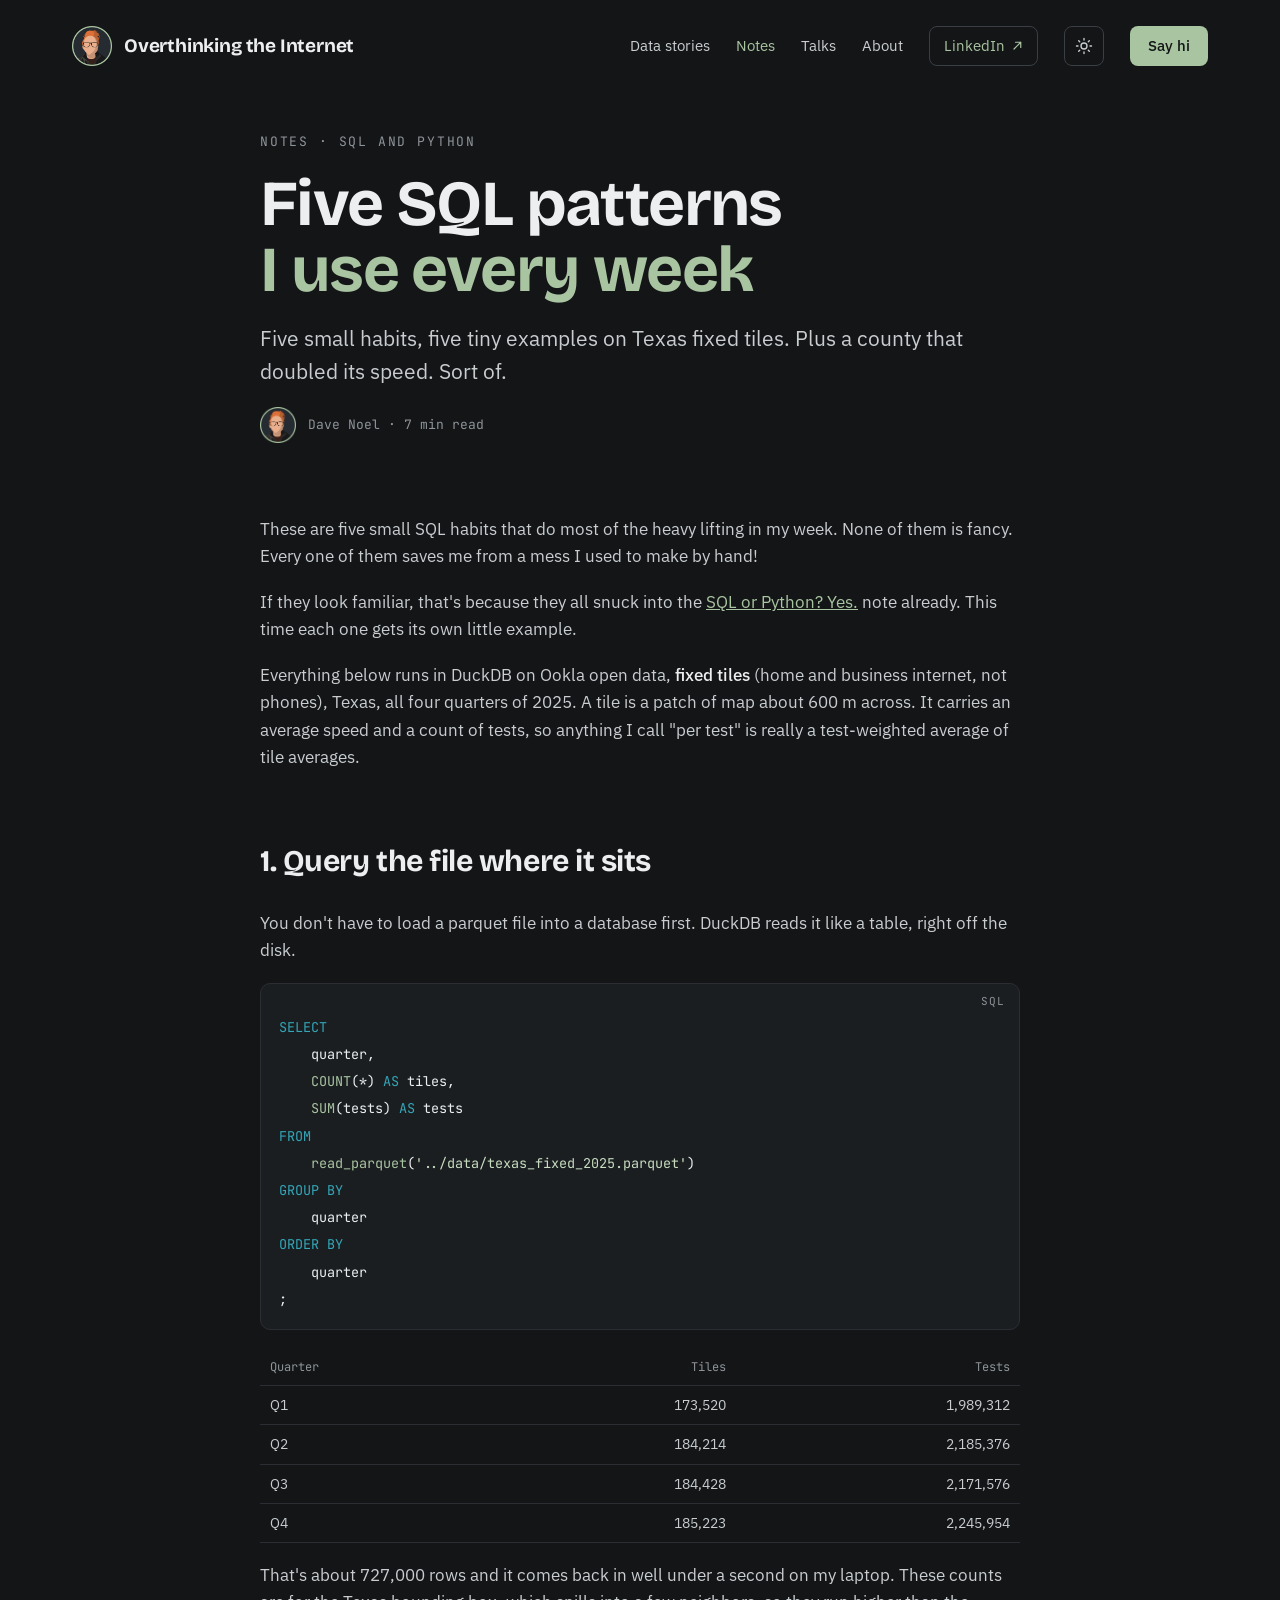
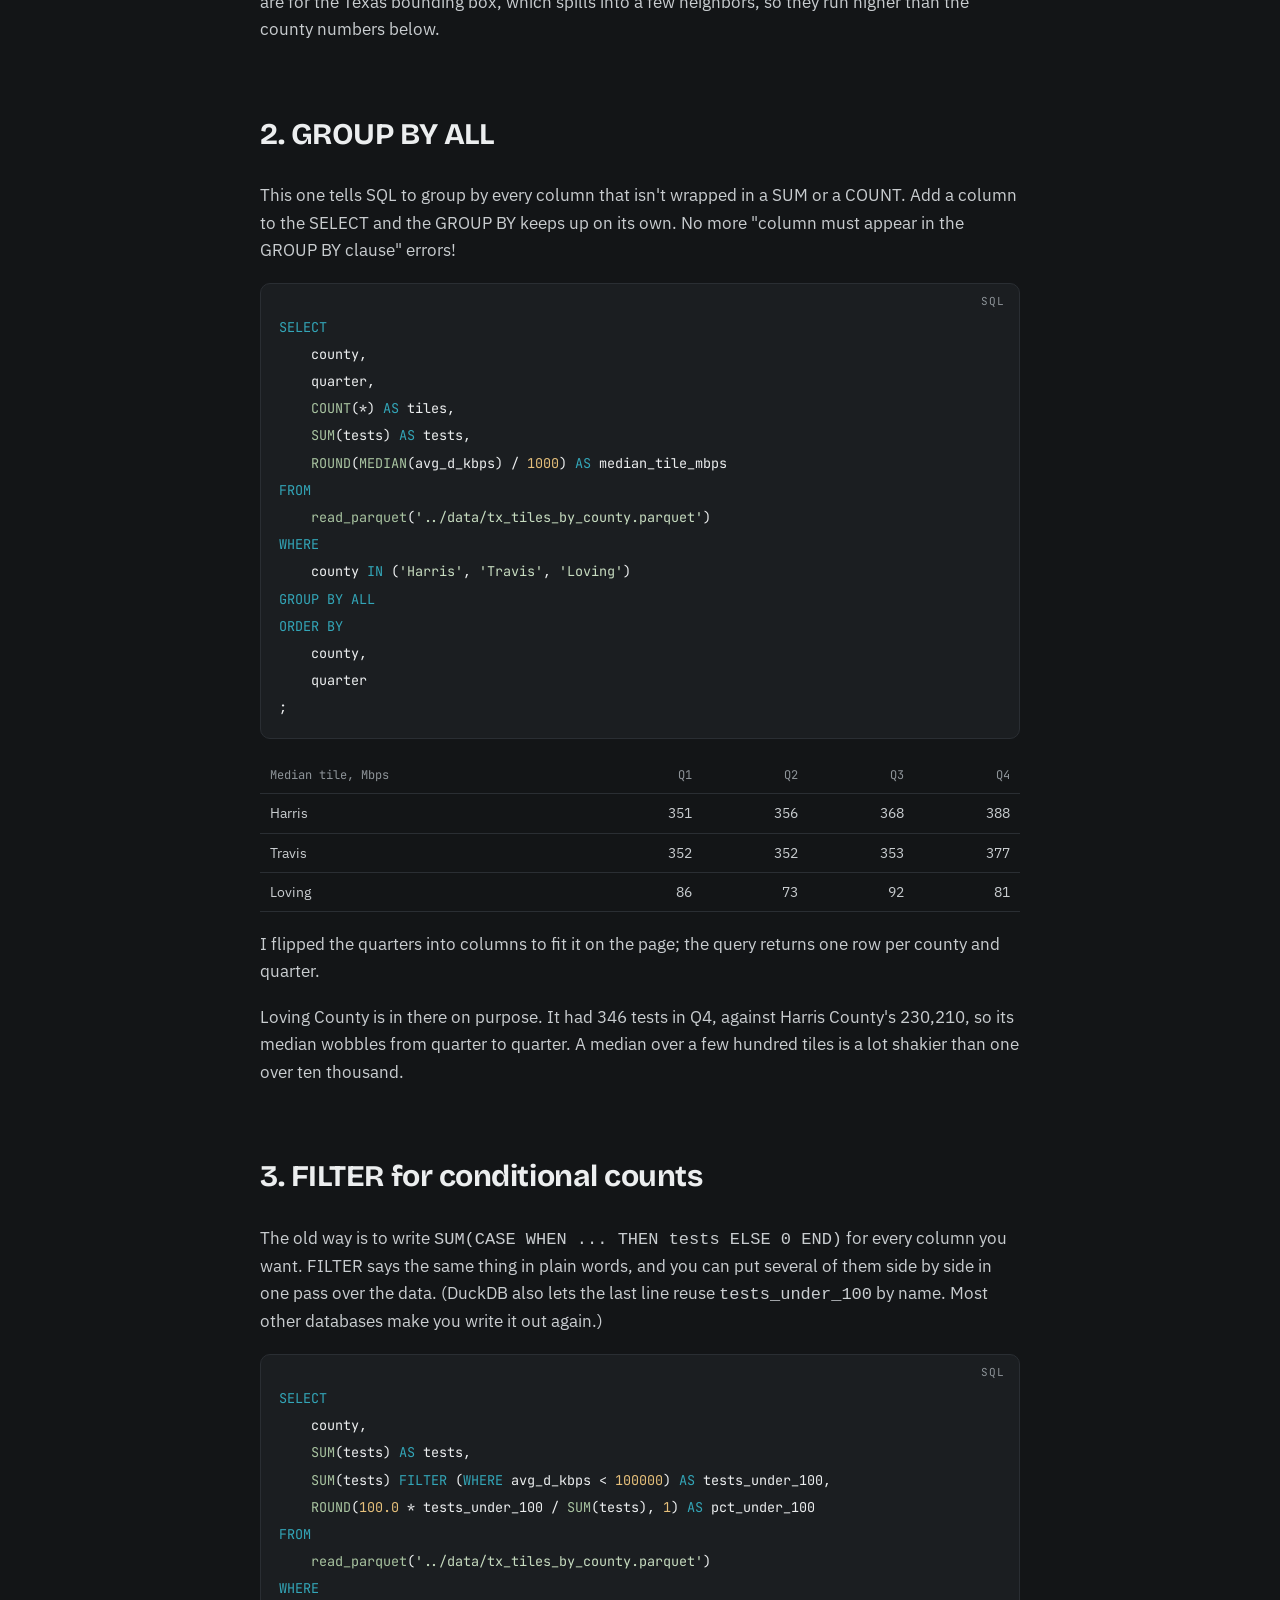
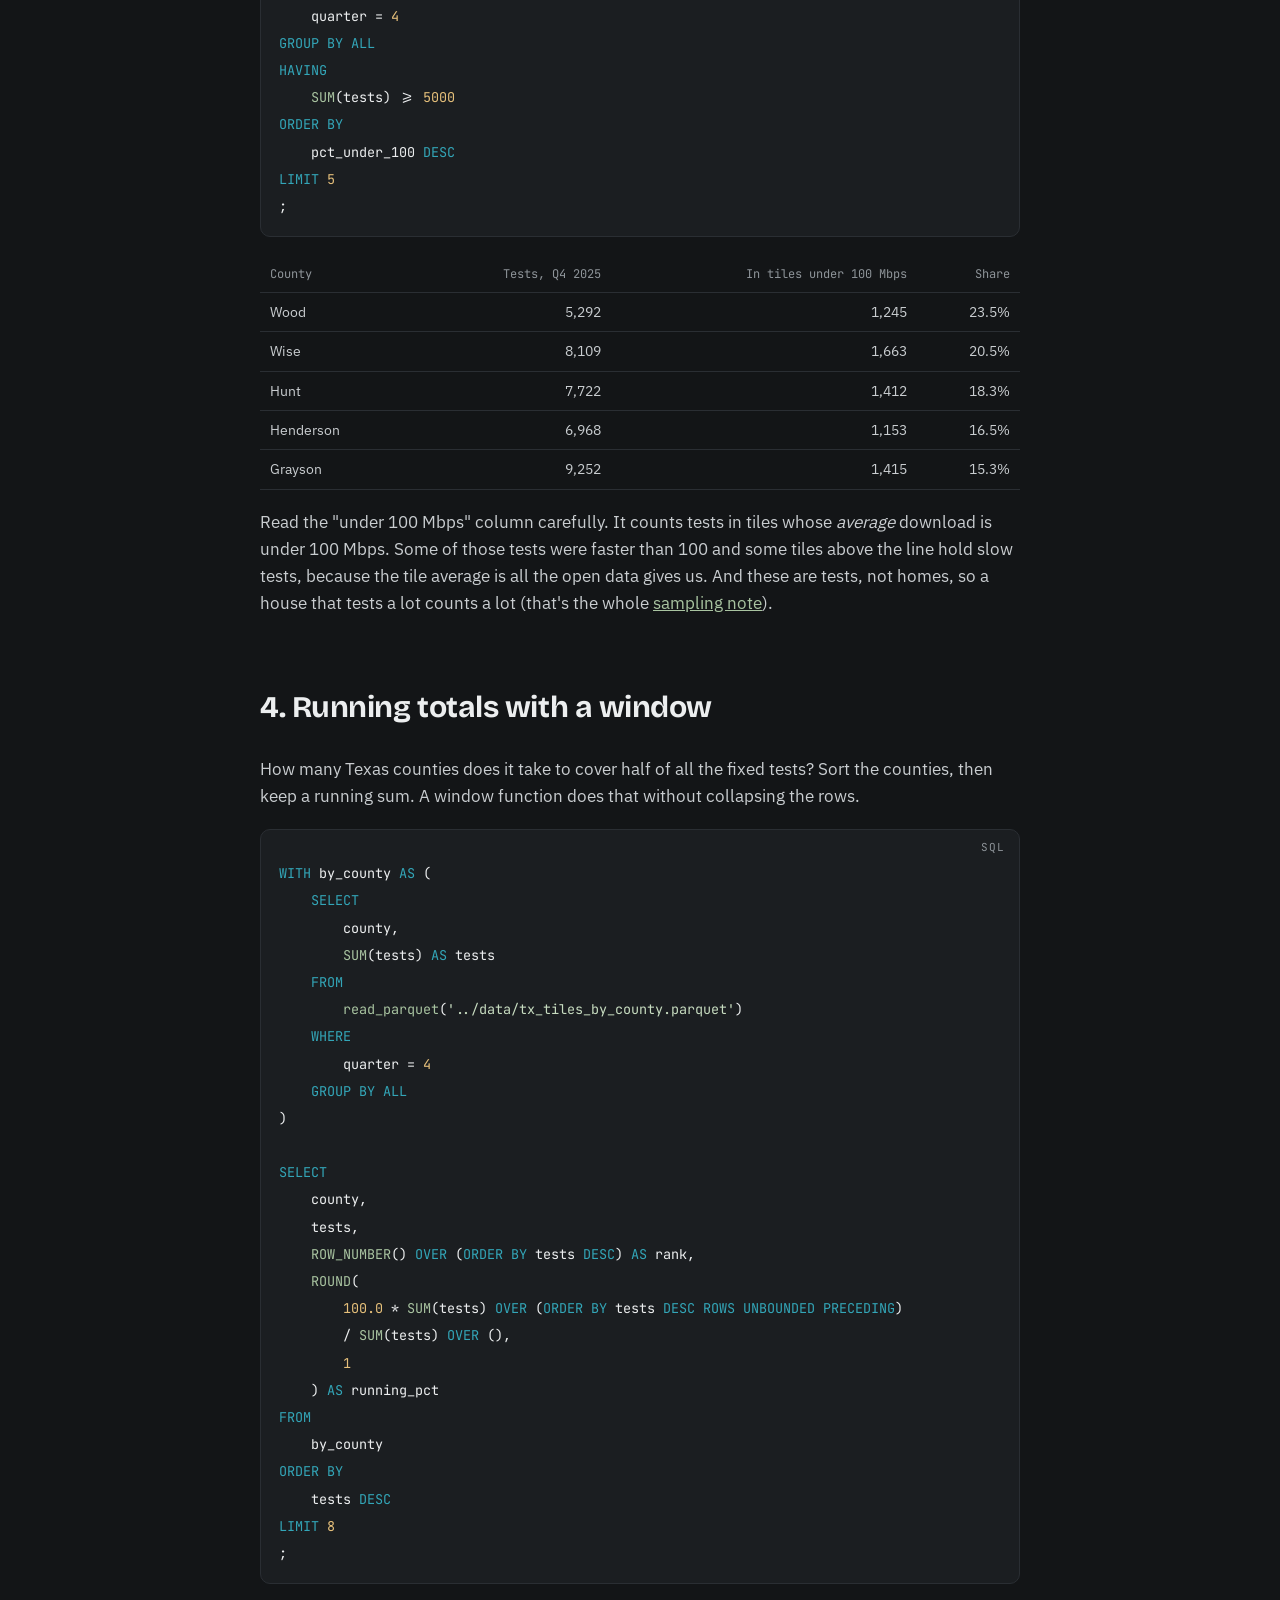
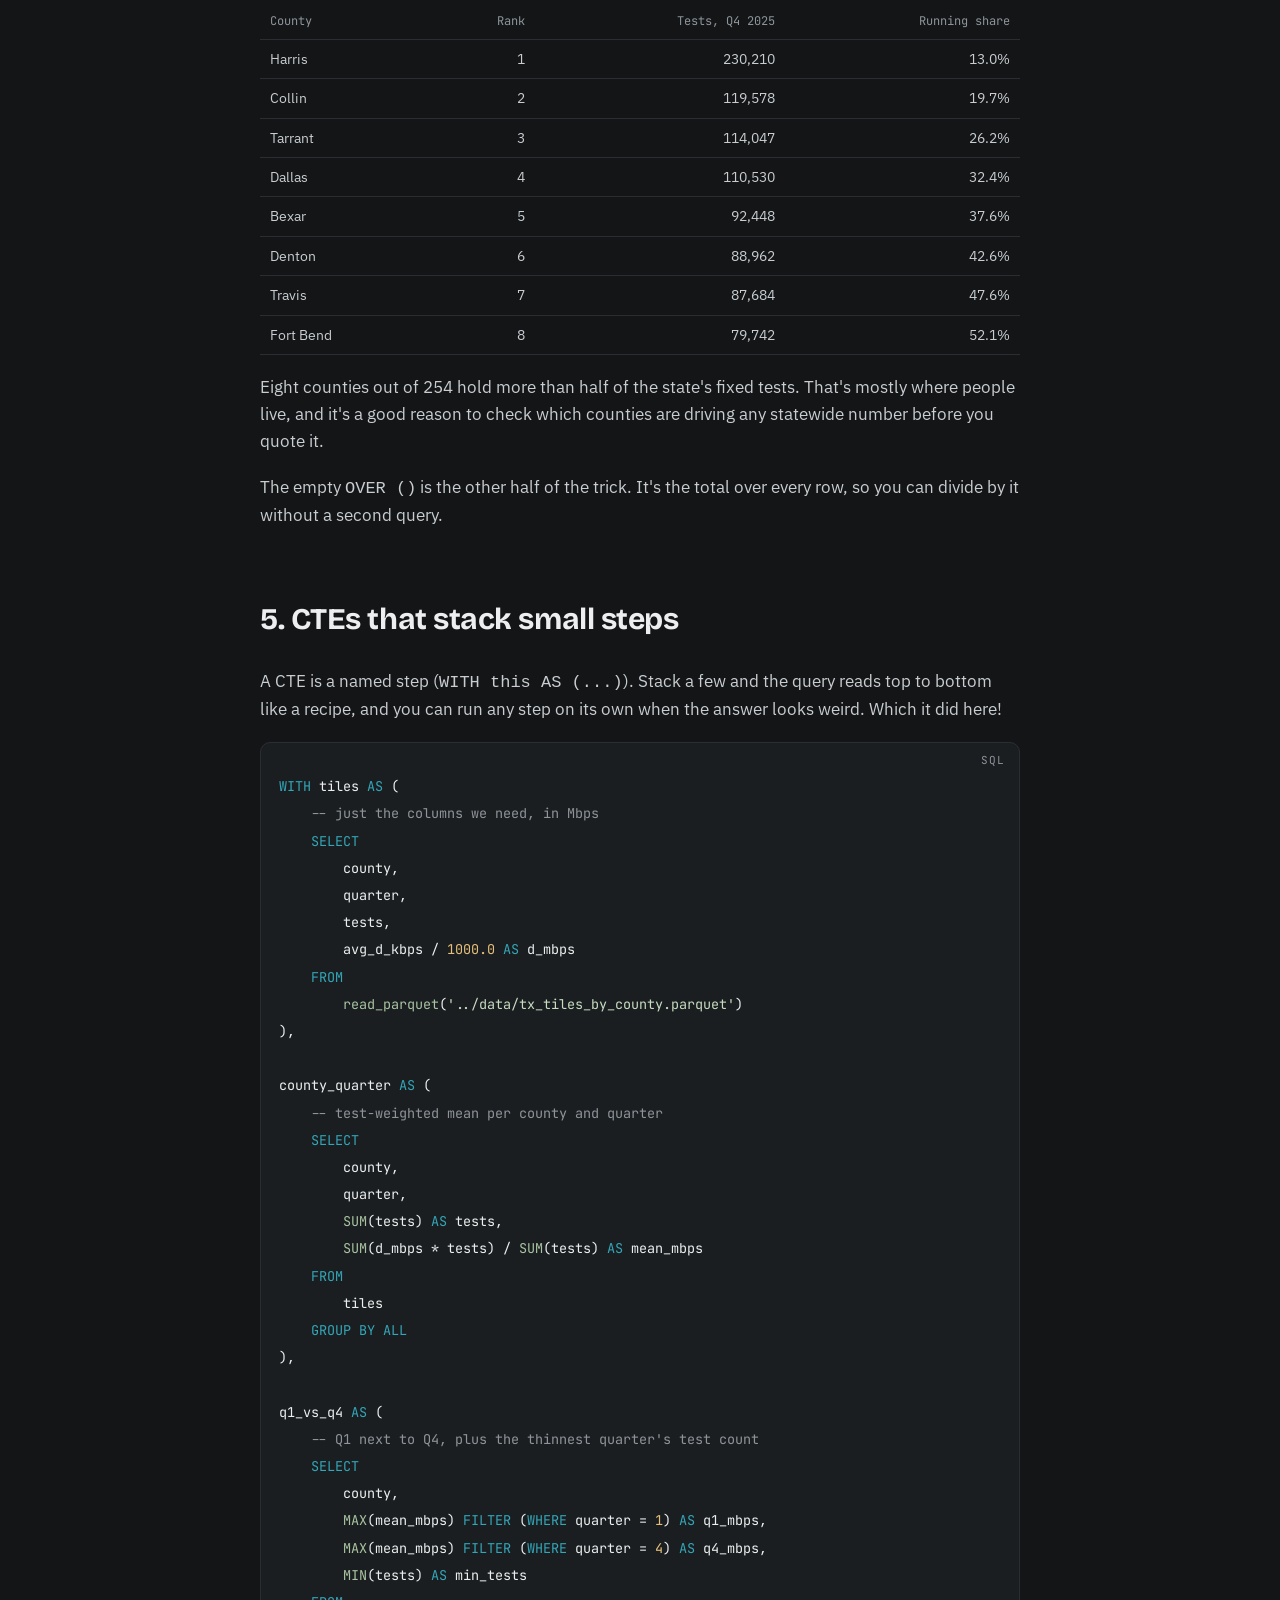
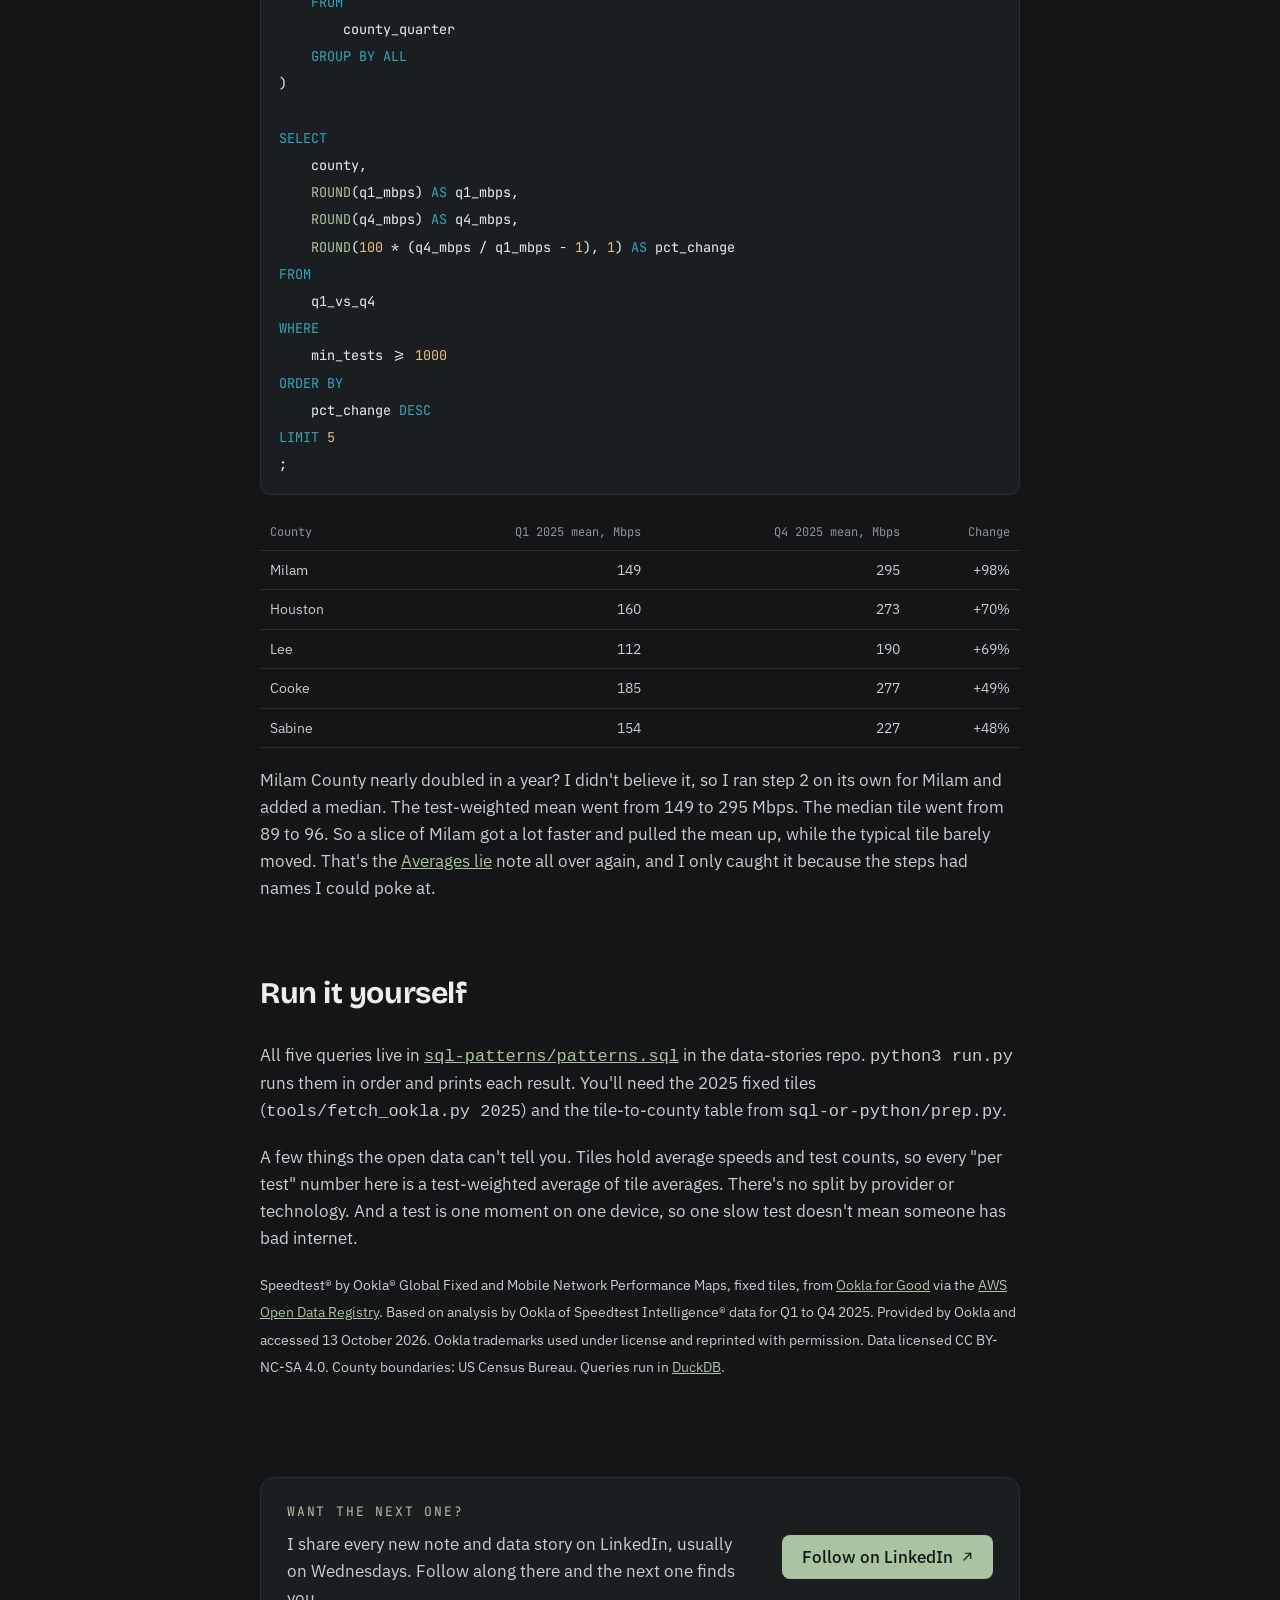
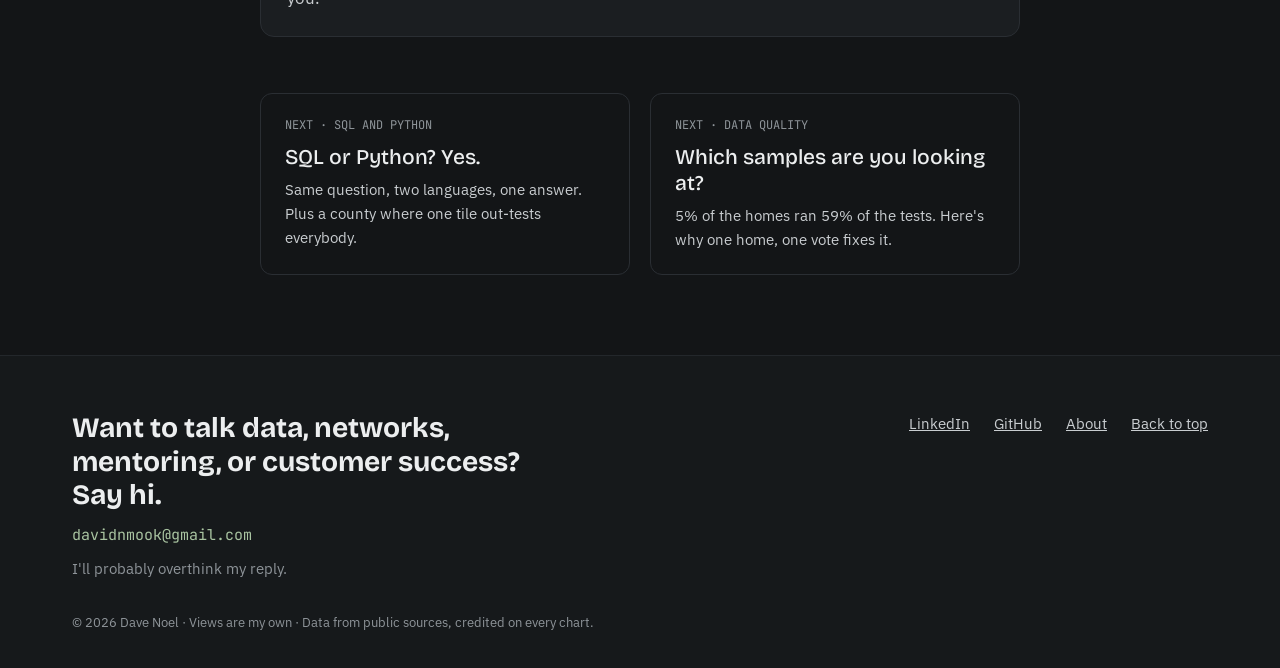
<file: notes/five-sql-patterns.html>
<!doctype html>
<html lang="en">
<head>
<meta charset="utf-8">
<meta name="viewport" content="width=device-width, initial-scale=1">
<title>Five SQL patterns I use every week · Dave Noel</title>
<meta name="description" content="Five small SQL habits that do most of the heavy lifting, each run on Texas fixed broadband tiles in DuckDB. Plus a county whose average doubled while its median barely moved.">
<link rel="canonical" href="https://davenoel.me/notes/five-sql-patterns.html">
<meta property="og:type" content="website">
<meta property="og:site_name" content="Overthinking the Internet">
<meta property="og:title" content="Five SQL patterns I use every week · Dave Noel">
<meta property="og:description" content="Five small SQL habits that do most of the heavy lifting, each run on Texas fixed broadband tiles in DuckDB. Plus a county whose average doubled while its median barely moved.">
<meta property="og:url" content="https://davenoel.me/notes/five-sql-patterns.html">
<meta property="og:image" content="https://davenoel.me/assets/img/og/og-default.png">
<meta property="og:image:width" content="1200">
<meta property="og:image:height" content="630">
<meta name="twitter:card" content="summary_large_image">
<meta name="theme-color" content="#131517">
<link rel="icon" href="../favicon.ico" sizes="any">
<link rel="icon" type="image/png" sizes="32x32" href="../assets/img/favicon-32.png">
<link rel="apple-touch-icon" href="../apple-touch-icon.png">
<link rel="preload" href="../assets/fonts/bricolage-grotesque-latin-700-normal.woff2" as="font" type="font/woff2" crossorigin>
<script>try{if(localStorage.getItem('theme')==='light')document.documentElement.setAttribute('data-theme','light')}catch(e){}</script>
<link rel="stylesheet" href="../assets/css/site.css?v=20261018a">
<!-- PostHog: product analytics, web analytics, session replay, experiments -->
<script async src="https://us-assets.i.posthog.com/static/array.js" onload="window.posthog&&posthog.init('phc_wPRDMiWxnPrd356Rk4mPPCwphxNJaoqS666aZrGCzYdj',{api_host:'https://us.i.posthog.com',person_profiles:'identified_only'})"></script>
</head>
<body>
<header id="top"><nav class="wrap nav" aria-label="Main">
<a class="brand" href="../"><img src="../assets/img/avatar-ring.png" alt="" width="40" height="40"><span>Overthinking the Internet</span></a>
<div class="nav-links">
<a href="../index.html#stories">Data stories</a>
<a href="../index.html#notes" aria-current="page">Notes</a>
<a href="../talks.html">Talks</a>
<a href="../about.html">About</a>
<a class="nav-social" href="https://www.linkedin.com/in/noeldave" target="_blank" rel="me noopener" aria-label="Dave Noel on LinkedIn (opens in a new tab)">LinkedIn<svg viewBox="0 0 16 16" fill="none" stroke="currentColor" stroke-width="1.6" stroke-linecap="round" stroke-linejoin="round" aria-hidden="true"><path d="M6 3h7v7M13 3L4 12"/></svg></a>
<button class="theme-toggle" type="button" aria-label="Switch to light mode" aria-pressed="false"><svg class="sun" viewBox="0 0 24 24" fill="none" stroke="currentColor" stroke-width="1.8" stroke-linecap="round" aria-hidden="true"><circle cx="12" cy="12" r="4"/><path d="M12 2v2M12 20v2M4.9 4.9l1.4 1.4M17.7 17.7l1.4 1.4M2 12h2M20 12h2M4.9 19.1l1.4-1.4M17.7 6.3l1.4-1.4"/></svg><svg class="moon" viewBox="0 0 24 24" fill="none" stroke="currentColor" stroke-width="1.8" stroke-linecap="round" stroke-linejoin="round" aria-hidden="true"><path d="M20 14.5A8 8 0 0 1 9.5 4a8 8 0 1 0 10.5 10.5z"/></svg></button>
<a class="btn btn-primary" href="#contact">Say hi</a>
</div>
</nav></header>
<main class="wrap reading">
<div class="article-head">
<div class="eyebrow">Notes · SQL and Python</div>
<h1>Five SQL patterns <em>I use every week</em></h1>
<p class="dek">Five small habits, five tiny examples on Texas fixed tiles. Plus a county that doubled its speed. Sort of.</p>
<div class="byline"><img src="../assets/img/avatar-ring.png" alt="" width="36" height="36"><span>Dave Noel · 7 min read</span></div>
</div>

<article class="prose">
<p>These are five small SQL habits that do most of the heavy lifting in my week. None of them is fancy. Every one of them saves me from a mess I used to make by hand!</p>
<p>If they look familiar, that's because they all snuck into the <a href="sql-or-python.html">SQL or Python? Yes.</a> note already. This time each one gets its own little example.</p>
<p>Everything below runs in DuckDB on Ookla open data, <strong>fixed tiles</strong> (home and business internet, not phones), Texas, all four quarters of 2025. A tile is a patch of map about 600 m across. It carries an average speed and a count of tests, so anything I call "per test" is really a test-weighted average of tile averages.</p>

<h2>1. Query the file where it sits</h2>
<p>You don't have to load a parquet file into a database first. DuckDB reads it like a table, right off the disk.</p>
<pre class="code" data-lang="SQL"><code><span class="tk-k">SELECT</span>
    quarter,
    <span class="tk-f">COUNT</span>(*) <span class="tk-k">AS</span> tiles,
    <span class="tk-f">SUM</span>(tests) <span class="tk-k">AS</span> tests
<span class="tk-k">FROM</span>
    <span class="tk-f">read_parquet</span>(<span class="tk-s">'../data/texas_fixed_2025.parquet'</span>)
<span class="tk-k">GROUP BY</span>
    quarter
<span class="tk-k">ORDER BY</span>
    quarter
;</code></pre>
<table class="data">
<thead><tr><th>Quarter</th><th>Tiles</th><th>Tests</th></tr></thead>
<tbody>
<tr><td>Q1</td><td>173,520</td><td>1,989,312</td></tr>
<tr><td>Q2</td><td>184,214</td><td>2,185,376</td></tr>
<tr><td>Q3</td><td>184,428</td><td>2,171,576</td></tr>
<tr><td>Q4</td><td>185,223</td><td>2,245,954</td></tr>
</tbody>
</table>
<p>That's about 727,000 rows and it comes back in well under a second on my laptop. These counts are for the Texas bounding box, which spills into a few neighbors, so they run higher than the county numbers below.</p>

<h2>2. GROUP BY ALL</h2>
<p>This one tells SQL to group by every column that isn't wrapped in a SUM or a COUNT. Add a column to the SELECT and the GROUP BY keeps up on its own. No more "column must appear in the GROUP BY clause" errors!</p>
<pre class="code" data-lang="SQL"><code><span class="tk-k">SELECT</span>
    county,
    quarter,
    <span class="tk-f">COUNT</span>(*) <span class="tk-k">AS</span> tiles,
    <span class="tk-f">SUM</span>(tests) <span class="tk-k">AS</span> tests,
    <span class="tk-f">ROUND</span>(<span class="tk-f">MEDIAN</span>(avg_d_kbps) / <span class="tk-n">1000</span>) <span class="tk-k">AS</span> median_tile_mbps
<span class="tk-k">FROM</span>
    <span class="tk-f">read_parquet</span>(<span class="tk-s">'../data/tx_tiles_by_county.parquet'</span>)
<span class="tk-k">WHERE</span>
    county <span class="tk-k">IN</span> (<span class="tk-s">'Harris'</span>, <span class="tk-s">'Travis'</span>, <span class="tk-s">'Loving'</span>)
<span class="tk-k">GROUP BY ALL</span>
<span class="tk-k">ORDER BY</span>
    county,
    quarter
;</code></pre>
<table class="data">
<thead><tr><th>Median tile, Mbps</th><th>Q1</th><th>Q2</th><th>Q3</th><th>Q4</th></tr></thead>
<tbody>
<tr><td>Harris</td><td>351</td><td>356</td><td>368</td><td>388</td></tr>
<tr><td>Travis</td><td>352</td><td>352</td><td>353</td><td>377</td></tr>
<tr><td>Loving</td><td>86</td><td>73</td><td>92</td><td>81</td></tr>
</tbody>
</table>
<p>I flipped the quarters into columns to fit it on the page; the query returns one row per county and quarter.</p>
<p>Loving County is in there on purpose. It had 346 tests in Q4, against Harris County's 230,210, so its median wobbles from quarter to quarter. A median over a few hundred tiles is a lot shakier than one over ten thousand.</p>

<h2>3. FILTER for conditional counts</h2>
<p>The old way is to write <code>SUM(CASE WHEN ... THEN tests ELSE 0 END)</code> for every column you want. FILTER says the same thing in plain words, and you can put several of them side by side in one pass over the data. (DuckDB also lets the last line reuse <code>tests_under_100</code> by name. Most other databases make you write it out again.)</p>
<pre class="code" data-lang="SQL"><code><span class="tk-k">SELECT</span>
    county,
    <span class="tk-f">SUM</span>(tests) <span class="tk-k">AS</span> tests,
    <span class="tk-f">SUM</span>(tests) <span class="tk-k">FILTER</span> (<span class="tk-k">WHERE</span> avg_d_kbps &lt; <span class="tk-n">100000</span>) <span class="tk-k">AS</span> tests_under_100,
    <span class="tk-f">ROUND</span>(<span class="tk-n">100.0</span> * tests_under_100 / <span class="tk-f">SUM</span>(tests), <span class="tk-n">1</span>) <span class="tk-k">AS</span> pct_under_100
<span class="tk-k">FROM</span>
    <span class="tk-f">read_parquet</span>(<span class="tk-s">'../data/tx_tiles_by_county.parquet'</span>)
<span class="tk-k">WHERE</span>
    quarter = <span class="tk-n">4</span>
<span class="tk-k">GROUP BY ALL</span>
<span class="tk-k">HAVING</span>
    <span class="tk-f">SUM</span>(tests) &gt;= <span class="tk-n">5000</span>
<span class="tk-k">ORDER BY</span>
    pct_under_100 <span class="tk-k">DESC</span>
<span class="tk-k">LIMIT</span> <span class="tk-n">5</span>
;</code></pre>
<table class="data">
<thead><tr><th>County</th><th>Tests, Q4 2025</th><th>In tiles under 100 Mbps</th><th>Share</th></tr></thead>
<tbody>
<tr><td>Wood</td><td>5,292</td><td>1,245</td><td>23.5%</td></tr>
<tr><td>Wise</td><td>8,109</td><td>1,663</td><td>20.5%</td></tr>
<tr><td>Hunt</td><td>7,722</td><td>1,412</td><td>18.3%</td></tr>
<tr><td>Henderson</td><td>6,968</td><td>1,153</td><td>16.5%</td></tr>
<tr><td>Grayson</td><td>9,252</td><td>1,415</td><td>15.3%</td></tr>
</tbody>
</table>
<p>Read the "under 100 Mbps" column carefully. It counts tests in tiles whose <em>average</em> download is under 100 Mbps. Some of those tests were faster than 100 and some tiles above the line hold slow tests, because the tile average is all the open data gives us. And these are tests, not homes, so a house that tests a lot counts a lot (that's the whole <a href="which-samples.html">sampling note</a>).</p>

<h2>4. Running totals with a window</h2>
<p>How many Texas counties does it take to cover half of all the fixed tests? Sort the counties, then keep a running sum. A window function does that without collapsing the rows.</p>
<pre class="code" data-lang="SQL"><code><span class="tk-k">WITH</span> by_county <span class="tk-k">AS</span> (
    <span class="tk-k">SELECT</span>
        county,
        <span class="tk-f">SUM</span>(tests) <span class="tk-k">AS</span> tests
    <span class="tk-k">FROM</span>
        <span class="tk-f">read_parquet</span>(<span class="tk-s">'../data/tx_tiles_by_county.parquet'</span>)
    <span class="tk-k">WHERE</span>
        quarter = <span class="tk-n">4</span>
    <span class="tk-k">GROUP BY ALL</span>
)

<span class="tk-k">SELECT</span>
    county,
    tests,
    <span class="tk-f">ROW_NUMBER</span>() <span class="tk-k">OVER</span> (<span class="tk-k">ORDER BY</span> tests <span class="tk-k">DESC</span>) <span class="tk-k">AS</span> rank,
    <span class="tk-f">ROUND</span>(
        <span class="tk-n">100.0</span> * <span class="tk-f">SUM</span>(tests) <span class="tk-k">OVER</span> (<span class="tk-k">ORDER BY</span> tests <span class="tk-k">DESC</span> <span class="tk-k">ROWS UNBOUNDED PRECEDING</span>)
        / <span class="tk-f">SUM</span>(tests) <span class="tk-k">OVER</span> (),
        <span class="tk-n">1</span>
    ) <span class="tk-k">AS</span> running_pct
<span class="tk-k">FROM</span>
    by_county
<span class="tk-k">ORDER BY</span>
    tests <span class="tk-k">DESC</span>
<span class="tk-k">LIMIT</span> <span class="tk-n">8</span>
;</code></pre>
<table class="data">
<thead><tr><th>County</th><th>Rank</th><th>Tests, Q4 2025</th><th>Running share</th></tr></thead>
<tbody>
<tr><td>Harris</td><td>1</td><td>230,210</td><td>13.0%</td></tr>
<tr><td>Collin</td><td>2</td><td>119,578</td><td>19.7%</td></tr>
<tr><td>Tarrant</td><td>3</td><td>114,047</td><td>26.2%</td></tr>
<tr><td>Dallas</td><td>4</td><td>110,530</td><td>32.4%</td></tr>
<tr><td>Bexar</td><td>5</td><td>92,448</td><td>37.6%</td></tr>
<tr><td>Denton</td><td>6</td><td>88,962</td><td>42.6%</td></tr>
<tr><td>Travis</td><td>7</td><td>87,684</td><td>47.6%</td></tr>
<tr><td>Fort Bend</td><td>8</td><td>79,742</td><td>52.1%</td></tr>
</tbody>
</table>
<p>Eight counties out of 254 hold more than half of the state's fixed tests. That's mostly where people live, and it's a good reason to check which counties are driving any statewide number before you quote it.</p>
<p>The empty <code>OVER ()</code> is the other half of the trick. It's the total over every row, so you can divide by it without a second query.</p>

<h2>5. CTEs that stack small steps</h2>
<p>A CTE is a named step (<code>WITH this AS (...)</code>). Stack a few and the query reads top to bottom like a recipe, and you can run any step on its own when the answer looks weird. Which it did here!</p>
<pre class="code" data-lang="SQL"><code><span class="tk-k">WITH</span> tiles <span class="tk-k">AS</span> (
    <span class="tk-p">-- just the columns we need, in Mbps</span>
    <span class="tk-k">SELECT</span>
        county,
        quarter,
        tests,
        avg_d_kbps / <span class="tk-n">1000.0</span> <span class="tk-k">AS</span> d_mbps
    <span class="tk-k">FROM</span>
        <span class="tk-f">read_parquet</span>(<span class="tk-s">'../data/tx_tiles_by_county.parquet'</span>)
),

county_quarter <span class="tk-k">AS</span> (
    <span class="tk-p">-- test-weighted mean per county and quarter</span>
    <span class="tk-k">SELECT</span>
        county,
        quarter,
        <span class="tk-f">SUM</span>(tests) <span class="tk-k">AS</span> tests,
        <span class="tk-f">SUM</span>(d_mbps * tests) / <span class="tk-f">SUM</span>(tests) <span class="tk-k">AS</span> mean_mbps
    <span class="tk-k">FROM</span>
        tiles
    <span class="tk-k">GROUP BY ALL</span>
),

q1_vs_q4 <span class="tk-k">AS</span> (
    <span class="tk-p">-- Q1 next to Q4, plus the thinnest quarter's test count</span>
    <span class="tk-k">SELECT</span>
        county,
        <span class="tk-f">MAX</span>(mean_mbps) <span class="tk-k">FILTER</span> (<span class="tk-k">WHERE</span> quarter = <span class="tk-n">1</span>) <span class="tk-k">AS</span> q1_mbps,
        <span class="tk-f">MAX</span>(mean_mbps) <span class="tk-k">FILTER</span> (<span class="tk-k">WHERE</span> quarter = <span class="tk-n">4</span>) <span class="tk-k">AS</span> q4_mbps,
        <span class="tk-f">MIN</span>(tests) <span class="tk-k">AS</span> min_tests
    <span class="tk-k">FROM</span>
        county_quarter
    <span class="tk-k">GROUP BY ALL</span>
)

<span class="tk-k">SELECT</span>
    county,
    <span class="tk-f">ROUND</span>(q1_mbps) <span class="tk-k">AS</span> q1_mbps,
    <span class="tk-f">ROUND</span>(q4_mbps) <span class="tk-k">AS</span> q4_mbps,
    <span class="tk-f">ROUND</span>(<span class="tk-n">100</span> * (q4_mbps / q1_mbps - <span class="tk-n">1</span>), <span class="tk-n">1</span>) <span class="tk-k">AS</span> pct_change
<span class="tk-k">FROM</span>
    q1_vs_q4
<span class="tk-k">WHERE</span>
    min_tests &gt;= <span class="tk-n">1000</span>
<span class="tk-k">ORDER BY</span>
    pct_change <span class="tk-k">DESC</span>
<span class="tk-k">LIMIT</span> <span class="tk-n">5</span>
;</code></pre>
<table class="data">
<thead><tr><th>County</th><th>Q1 2025 mean, Mbps</th><th>Q4 2025 mean, Mbps</th><th>Change</th></tr></thead>
<tbody>
<tr><td>Milam</td><td>149</td><td>295</td><td>+98%</td></tr>
<tr><td>Houston</td><td>160</td><td>273</td><td>+70%</td></tr>
<tr><td>Lee</td><td>112</td><td>190</td><td>+69%</td></tr>
<tr><td>Cooke</td><td>185</td><td>277</td><td>+49%</td></tr>
<tr><td>Sabine</td><td>154</td><td>227</td><td>+48%</td></tr>
</tbody>
</table>
<p>Milam County nearly doubled in a year? I didn't believe it, so I ran step 2 on its own for Milam and added a median. The test-weighted mean went from 149 to 295 Mbps. The median tile went from 89 to 96. So a slice of Milam got a lot faster and pulled the mean up, while the typical tile barely moved. That's the <a href="averages-lie.html">Averages lie</a> note all over again, and I only caught it because the steps had names I could poke at.</p>

<h2>Run it yourself</h2>
<p>All five queries live in <a href="https://github.com/davenmook/data-stories/tree/main/sql-patterns"><code>sql-patterns/patterns.sql</code></a> in the data-stories repo. <code>python3 run.py</code> runs them in order and prints each result. You'll need the 2025 fixed tiles (<code>tools/fetch_ookla.py 2025</code>) and the tile-to-county table from <code>sql-or-python/prep.py</code>.</p>
<p>A few things the open data can't tell you. Tiles hold average speeds and test counts, so every "per test" number here is a test-weighted average of tile averages. There's no split by provider or technology. And a test is one moment on one device, so one slow test doesn't mean someone has bad internet.</p>

<p class="source"><small>Speedtest&reg; by Ookla&reg; Global Fixed and Mobile Network Performance Maps, fixed tiles, from <a href="https://www.ookla.com/ookla-for-good/open-data">Ookla for Good</a> via the <a href="https://registry.opendata.aws/speedtest-global-performance">AWS Open Data Registry</a>. Based on analysis by Ookla of Speedtest Intelligence&reg; data for Q1 to Q4 2025. Provided by Ookla and accessed 13 October 2026. Ookla trademarks used under license and reprinted with permission. Data licensed CC BY-NC-SA 4.0. County boundaries: US Census Bureau. Queries run in <a href="https://duckdb.org">DuckDB</a>.</small></p>
</article>

<aside class="follow" aria-label="Follow along">
<div class="follow-copy">
<span class="eyebrow">Want the next one?</span>
<p>I share every new note and data story on LinkedIn, usually on Wednesdays. Follow along there and the next one finds you.</p>
</div>
<a class="btn btn-primary follow-btn" href="https://www.linkedin.com/in/noeldave" target="_blank" rel="me noopener">Follow on LinkedIn<svg viewBox="0 0 16 16" fill="none" stroke="currentColor" stroke-width="1.6" stroke-linecap="round" stroke-linejoin="round" aria-hidden="true"><path d="M6 3h7v7M13 3L4 12"/></svg></a>
</aside>

<section class="next" aria-label="More notes">
<a class="talk" href="sql-or-python.html"><span class="meta">NEXT · SQL AND PYTHON</span><span class="title">SQL or Python? Yes.</span><p>Same question, two languages, one answer. Plus a county where one tile out-tests everybody.</p></a>
<a class="talk" href="which-samples.html"><span class="meta">NEXT · DATA QUALITY</span><span class="title">Which samples are you looking at?</span><p>5% of the homes ran 59% of the tests. Here's why one home, one vote fixes it.</p></a>
</section>
</main>
<footer class="footer" id="contact">
<div class="wrap footer-top">
<div class="footer-cta">
<strong>Want to talk data, networks, mentoring, or customer success? Say hi.</strong>
<span class="email">davidnmook@gmail.com</span>
<small>I'll probably overthink my reply.</small>
</div>
<div class="footer-links">
<a href="https://www.linkedin.com/in/noeldave">LinkedIn</a>
<a href="https://github.com/davenmook">GitHub</a>
<a href="../about.html">About</a>
<a href="#top">Back to top</a>
</div>
</div>
<div class="wrap footer-fine">© 2026 Dave Noel · Views are my own · Data from public sources, credited on every chart.</div>
</footer>
<script src="../assets/js/theme.js?v=20261014t" defer></script>
</body>
</html>
</file>
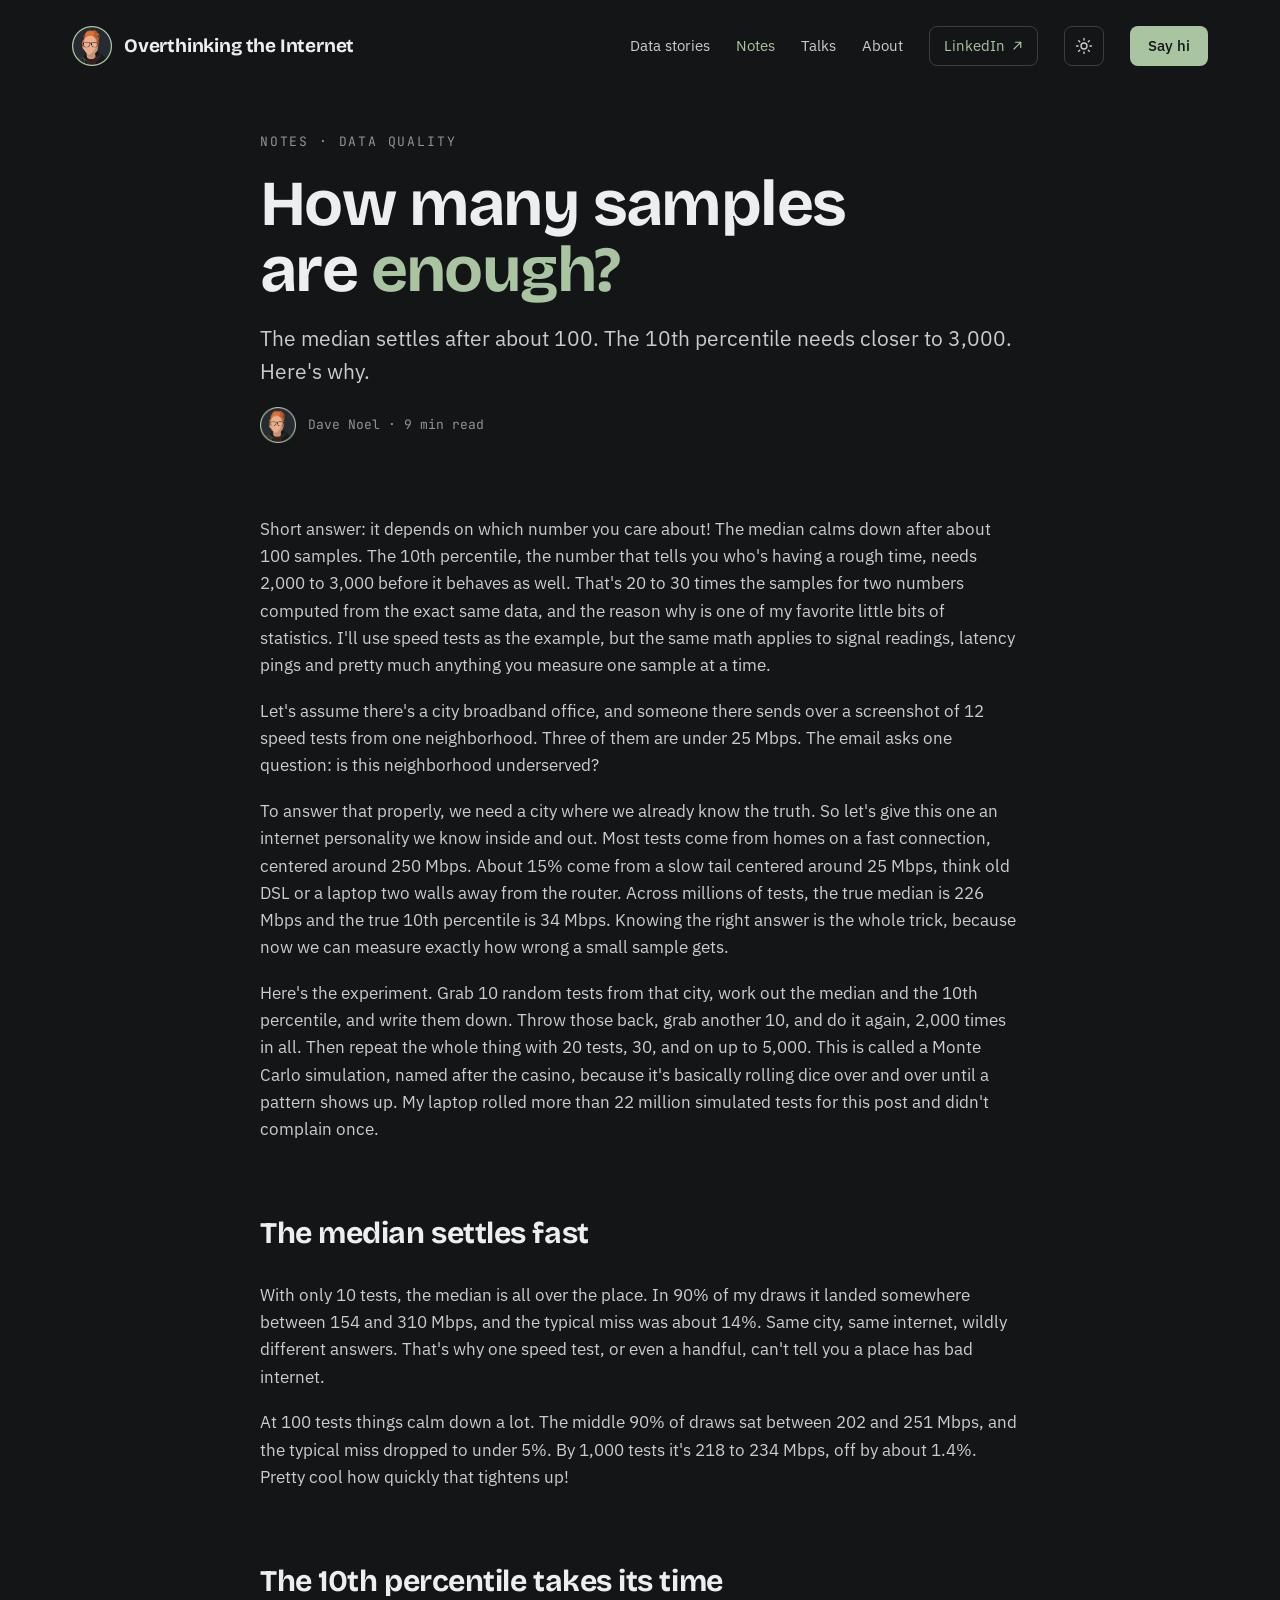
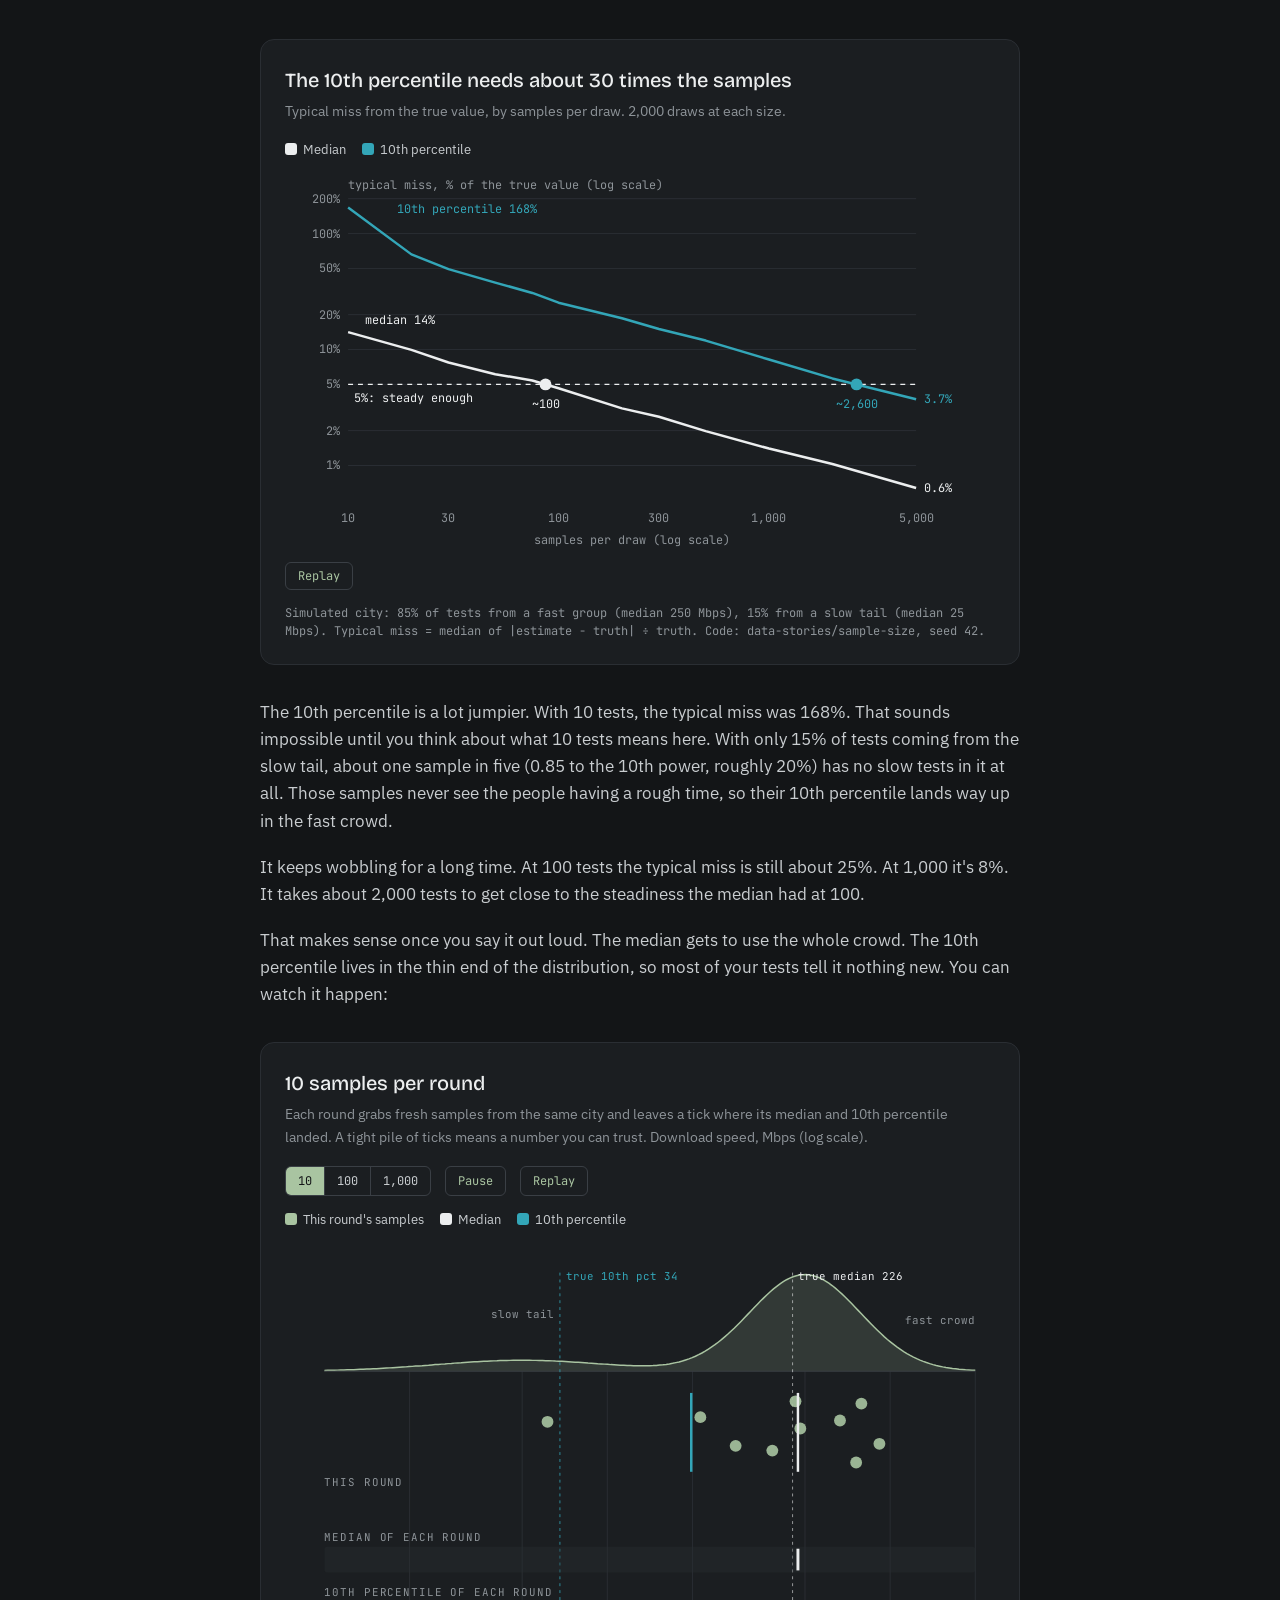
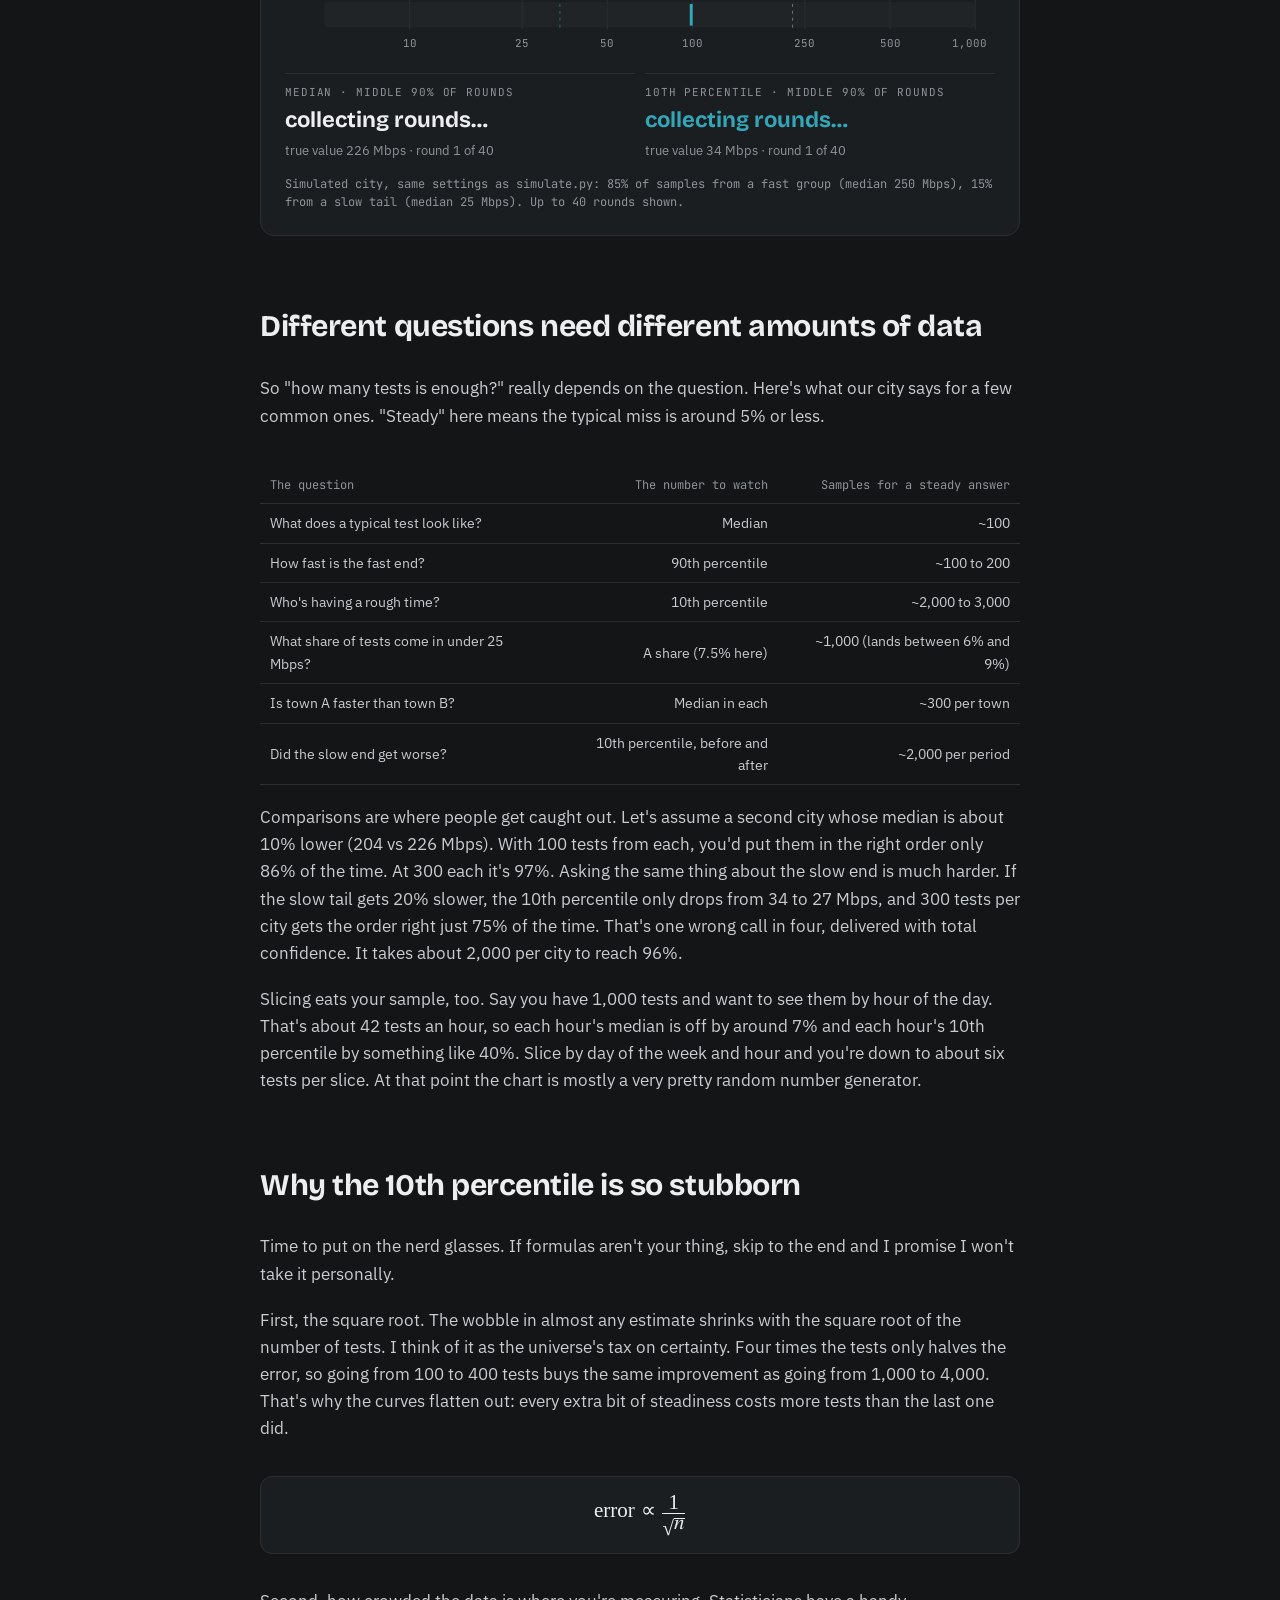
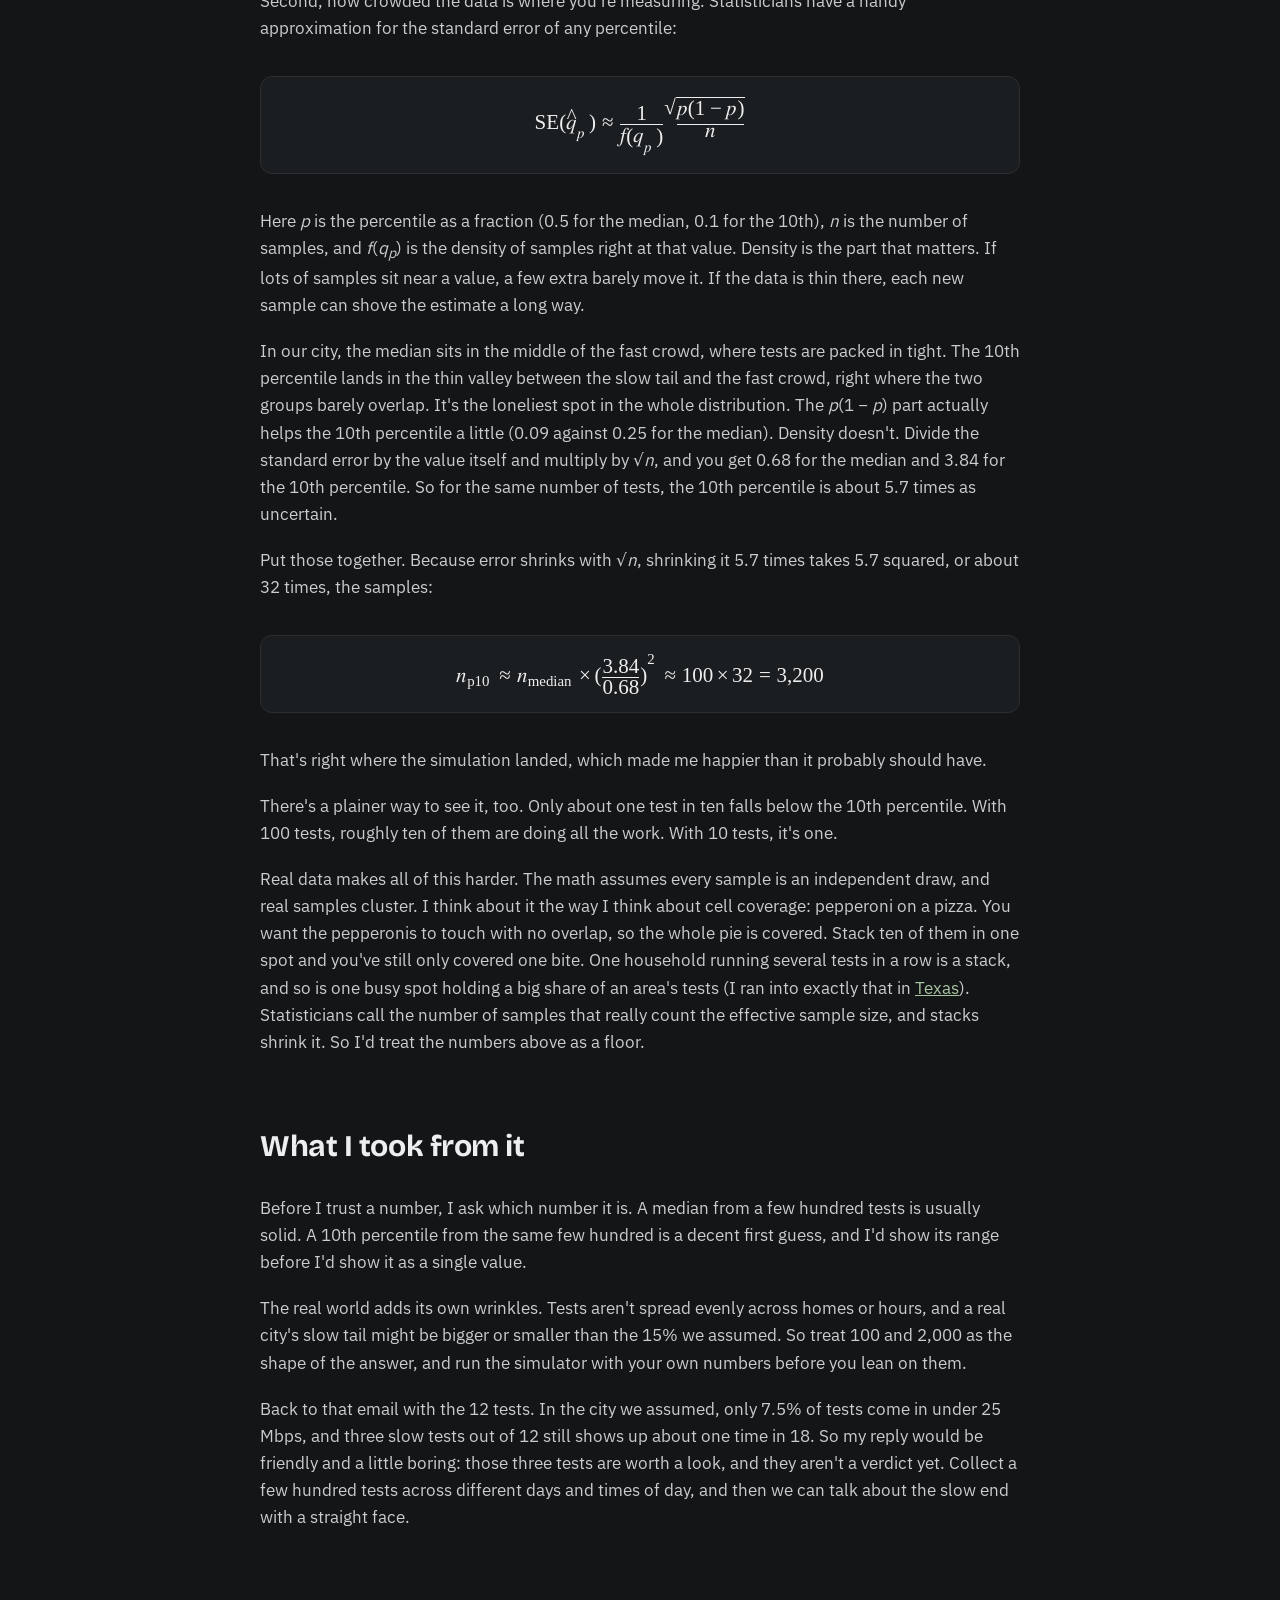
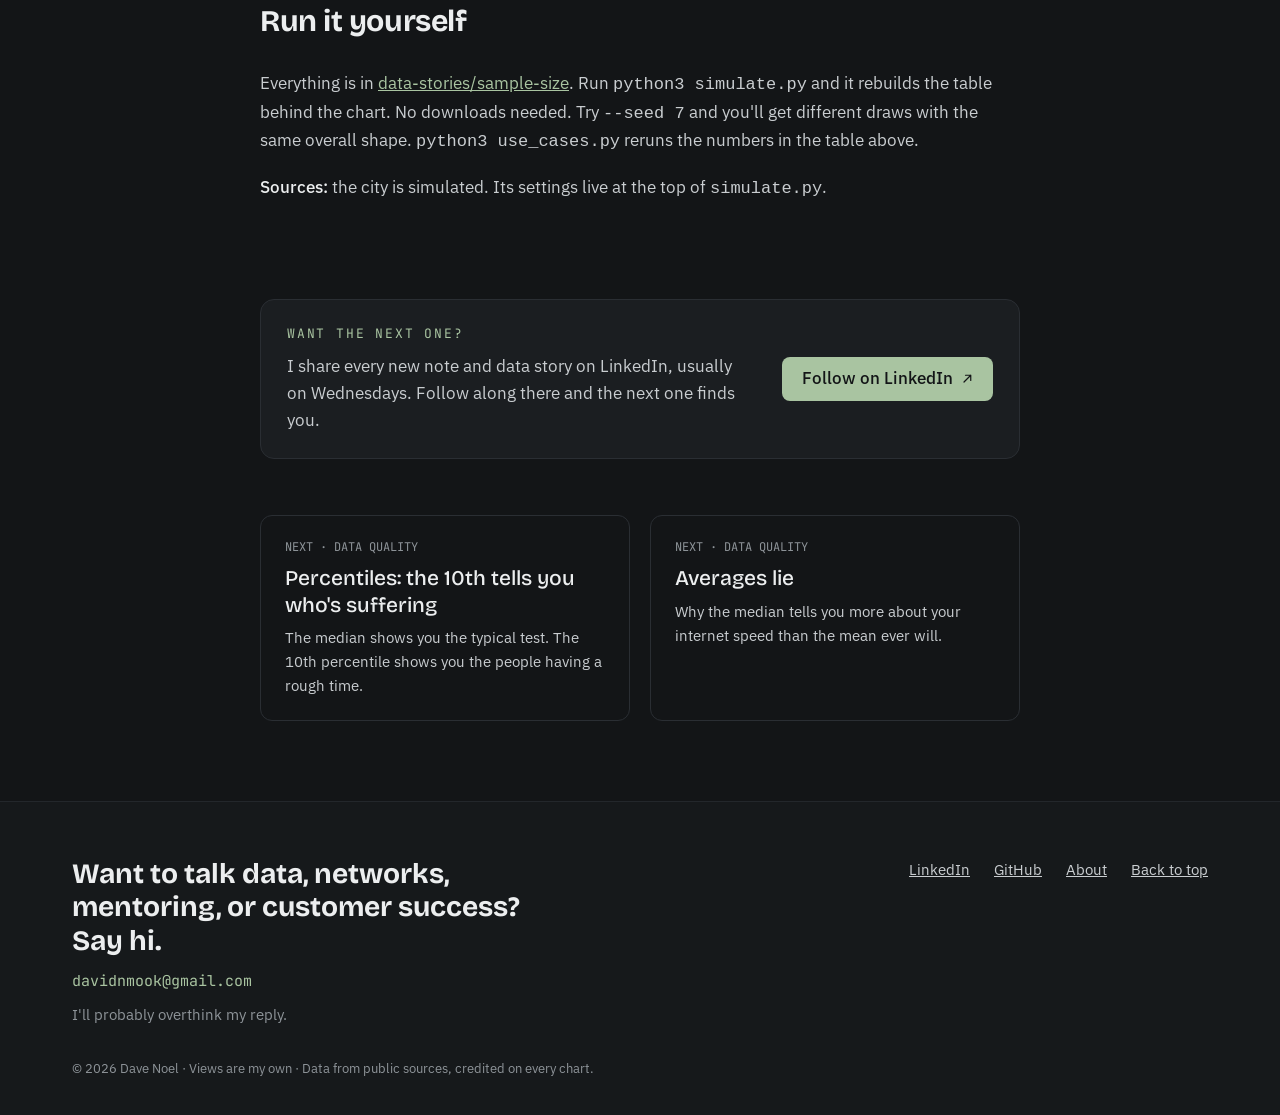
<file: notes/how-many-samples.html>
<!doctype html>
<html lang="en">
<head>
<meta charset="utf-8">
<meta name="viewport" content="width=device-width, initial-scale=1">
<title>How many samples are enough? · Dave Noel</title>
<meta name="description" content="The median settles after about 100 samples. The 10th percentile needs closer to 3,000. Here's the math, and a pizza analogy.">
<link rel="canonical" href="https://davenoel.me/notes/how-many-samples.html">
<meta property="og:type" content="website">
<meta property="og:site_name" content="Overthinking the Internet">
<meta property="og:title" content="How many samples are enough? · Dave Noel">
<meta property="og:description" content="The median settles after about 100 samples. The 10th percentile needs closer to 3,000. Here's the math, and a pizza analogy.">
<meta property="og:url" content="https://davenoel.me/notes/how-many-samples.html">
<meta property="og:image" content="https://davenoel.me/assets/img/og/og-default.png">
<meta property="og:image:width" content="1200">
<meta property="og:image:height" content="630">
<meta name="twitter:card" content="summary_large_image">
<meta name="theme-color" content="#131517">
<link rel="icon" href="../favicon.ico" sizes="any">
<link rel="icon" type="image/png" sizes="32x32" href="../assets/img/favicon-32.png">
<link rel="apple-touch-icon" href="../apple-touch-icon.png">
<link rel="preload" href="../assets/fonts/bricolage-grotesque-latin-700-normal.woff2" as="font" type="font/woff2" crossorigin>
<script>try{if(localStorage.getItem('theme')==='light')document.documentElement.setAttribute('data-theme','light')}catch(e){}</script>
<link rel="stylesheet" href="../assets/css/site.css?v=20261018a">
<!-- PostHog: product analytics, web analytics, session replay, experiments -->
<script async src="https://us-assets.i.posthog.com/static/array.js" onload="window.posthog&&posthog.init('phc_wPRDMiWxnPrd356Rk4mPPCwphxNJaoqS666aZrGCzYdj',{api_host:'https://us.i.posthog.com',person_profiles:'identified_only'})"></script>
</head>
<body>
<header id="top"><nav class="wrap nav" aria-label="Main">
<a class="brand" href="../"><img src="../assets/img/avatar-ring.png" alt="" width="40" height="40"><span>Overthinking the Internet</span></a>
<div class="nav-links">
<a href="../index.html#stories">Data stories</a>
<a href="../index.html#notes" aria-current="page">Notes</a>
<a href="../talks.html">Talks</a>
<a href="../about.html">About</a>
<a class="nav-social" href="https://www.linkedin.com/in/noeldave" target="_blank" rel="me noopener" aria-label="Dave Noel on LinkedIn (opens in a new tab)">LinkedIn<svg viewBox="0 0 16 16" fill="none" stroke="currentColor" stroke-width="1.6" stroke-linecap="round" stroke-linejoin="round" aria-hidden="true"><path d="M6 3h7v7M13 3L4 12"/></svg></a>
<button class="theme-toggle" type="button" aria-label="Switch to light mode" aria-pressed="false"><svg class="sun" viewBox="0 0 24 24" fill="none" stroke="currentColor" stroke-width="1.8" stroke-linecap="round" aria-hidden="true"><circle cx="12" cy="12" r="4"/><path d="M12 2v2M12 20v2M4.9 4.9l1.4 1.4M17.7 17.7l1.4 1.4M2 12h2M20 12h2M4.9 19.1l1.4-1.4M17.7 6.3l1.4-1.4"/></svg><svg class="moon" viewBox="0 0 24 24" fill="none" stroke="currentColor" stroke-width="1.8" stroke-linecap="round" stroke-linejoin="round" aria-hidden="true"><path d="M20 14.5A8 8 0 0 1 9.5 4a8 8 0 1 0 10.5 10.5z"/></svg></button>
<a class="btn btn-primary" href="#contact">Say hi</a>
</div>
</nav></header>
<main class="wrap reading">
<div class="article-head">
<div class="eyebrow">Notes · Data quality</div>
<h1>How many samples are <em>enough?</em></h1>
<p class="dek">The median settles after about 100. The 10th percentile needs closer to 3,000. Here's why.</p>
<div class="byline"><img src="../assets/img/avatar-ring.png" alt="" width="36" height="36"><span>Dave Noel · 9 min read</span></div>
</div>

<article class="prose">
<p>Short answer: it depends on which number you care about! The median calms down after about 100 samples. The 10th percentile, the number that tells you who's having a rough time, needs 2,000 to 3,000 before it behaves as well. That's 20 to 30 times the samples for two numbers computed from the exact same data, and the reason why is one of my favorite little bits of statistics. I'll use speed tests as the example, but the same math applies to signal readings, latency pings and pretty much anything you measure one sample at a time.</p>
<p>Let's assume there's a city broadband office, and someone there sends over a screenshot of 12 speed tests from one neighborhood. Three of them are under 25 Mbps. The email asks one question: is this neighborhood underserved?</p>
<p>To answer that properly, we need a city where we already know the truth. So let's give this one an internet personality we know inside and out. Most tests come from homes on a fast connection, centered around 250 Mbps. About 15% come from a slow tail centered around 25 Mbps, think old DSL or a laptop two walls away from the router. Across millions of tests, the true median is 226 Mbps and the true 10th percentile is 34 Mbps. Knowing the right answer is the whole trick, because now we can measure exactly how wrong a small sample gets.</p>
<p>Here's the experiment. Grab 10 random tests from that city, work out the median and the 10th percentile, and write them down. Throw those back, grab another 10, and do it again, 2,000 times in all. Then repeat the whole thing with 20 tests, 30, and on up to 5,000. This is called a Monte Carlo simulation, named after the casino, because it's basically rolling dice over and over until a pattern shows up. My laptop rolled more than 22 million simulated tests for this post and didn't complain once.</p>

<h2>The median settles fast</h2>
<p>With only 10 tests, the median is all over the place. In 90% of my draws it landed somewhere between 154 and 310 Mbps, and the typical miss was about 14%. Same city, same internet, wildly different answers. That's why one speed test, or even a handful, can't tell you a place has bad internet.</p>
<p>At 100 tests things calm down a lot. The middle 90% of draws sat between 202 and 251 Mbps, and the typical miss dropped to under 5%. By 1,000 tests it's 218 to 234 Mbps, off by about 1.4%. Pretty cool how quickly that tightens up!</p>

<h2>The 10th percentile takes its time</h2>
<figure class="figure">
<h3>The 10th percentile needs about 30 times the samples</h3>
<p class="sub">Typical miss from the true value, by samples per draw. 2,000 draws at each size.</p>
<div class="legend"><span><i style="background:var(--fg)"></i>Median</span><span><i style="background:var(--teal)"></i>10th percentile</span></div>
<div class="chart ss-anim" id="ss-chart"><svg class="d-only" viewBox="0 0 720 380" role="img" aria-labelledby="ss1-t"><title id="ss1-t">Typical miss as a percent of the true value, by number of samples. The median drops below 5% at about 100 samples. The 10th percentile starts at 168% with 10 samples and only drops below 5% at about 2,600.</title><g class="ber-ax"><line x1="64" y1="294.6" x2="640" y2="294.6" stroke="#2A2E33"/><text x="56.0" y="298.6" font-size="12" fill="#8E9499" text-anchor="end">1%</text><line x1="64" y1="259.2" x2="640" y2="259.2" stroke="#2A2E33"/><text x="56.0" y="263.2" font-size="12" fill="#8E9499" text-anchor="end">2%</text><line x1="64" y1="212.4" x2="640" y2="212.4" stroke="#2A2E33"/><text x="56.0" y="216.4" font-size="12" fill="#8E9499" text-anchor="end">5%</text><line x1="64" y1="177.0" x2="640" y2="177.0" stroke="#2A2E33"/><text x="56.0" y="181.0" font-size="12" fill="#8E9499" text-anchor="end">10%</text><line x1="64" y1="141.6" x2="640" y2="141.6" stroke="#2A2E33"/><text x="56.0" y="145.6" font-size="12" fill="#8E9499" text-anchor="end">20%</text><line x1="64" y1="94.8" x2="640" y2="94.8" stroke="#2A2E33"/><text x="56.0" y="98.8" font-size="12" fill="#8E9499" text-anchor="end">50%</text><line x1="64" y1="59.4" x2="640" y2="59.4" stroke="#2A2E33"/><text x="56.0" y="63.4" font-size="12" fill="#8E9499" text-anchor="end">100%</text><line x1="64" y1="24.0" x2="640" y2="24.0" stroke="#2A2E33"/><text x="56.0" y="28.0" font-size="12" fill="#8E9499" text-anchor="end">200%</text><text x="64.0" y="352.0" font-size="12" fill="#8E9499" text-anchor="middle">10</text><text x="165.8" y="352.0" font-size="12" fill="#8E9499" text-anchor="middle">30</text><text x="277.4" y="352.0" font-size="12" fill="#8E9499" text-anchor="middle">100</text><text x="379.2" y="352.0" font-size="12" fill="#8E9499" text-anchor="middle">300</text><text x="490.8" y="352.0" font-size="12" fill="#8E9499" text-anchor="middle">1,000</text><text x="640.0" y="352.0" font-size="12" fill="#8E9499" text-anchor="middle">5,000</text><text x="352.0" y="374.0" font-size="12" fill="#8E9499" text-anchor="middle">samples per draw (log scale)</text><text x="64.0" y="14.0" font-size="12" fill="#8E9499" text-anchor="start">typical miss, % of the true value (log scale)</text><line x1="64" y1="212.4" x2="640" y2="212.4" stroke="#ECEEEF" stroke-width="1.2" stroke-dasharray="5 5"/><text x="70.0" y="230.4" font-size="12" fill="#ECEEEF" text-anchor="start">5%: steady enough</text></g><polyline class="ber-line ber-2023" pathLength="1" points="64.0,159.4 128.2,177.4 165.8,190.1 213.2,202.0 250.8,208.4 277.4,216.3 341.7,236.7 379.2,245.2 426.6,259.7 490.8,277.4 555.1,293.1 640.0,317.4" fill="none" stroke="#ECEEEF" stroke-width="2.5" stroke-linejoin="round"/><polyline class="ber-line ber-2024" pathLength="1" points="64.0,33.0 128.2,80.5 165.8,95.4 213.2,109.1 250.8,119.6 277.4,129.5 341.7,145.3 379.2,156.2 426.6,167.9 490.8,187.1 555.1,206.3 640.0,227.4" fill="none" stroke="#33A6B8" stroke-width="2.5" stroke-linejoin="round"/><g class="ber-note" style="--at:1.3s"><text x="80.9" y="151.4" font-size="12" fill="#ECEEEF" text-anchor="start">median 14%</text><text x="648.0" y="321.4" font-size="12" fill="#ECEEEF" text-anchor="start">0.6%</text></g><g class="ber-note" style="--at:3.4s"><text x="113.2" y="38.7" font-size="12" fill="#33A6B8" text-anchor="start">10th percentile 168%</text><text x="648.0" y="231.4" font-size="12" fill="#33A6B8" text-anchor="start">3.7%</text></g><g class="ber-note" style="--at:1.5s"><circle cx="264.2" cy="212.4" r="6" fill="#ECEEEF"/><text x="264.2" y="236.4" font-size="12" fill="#ECEEEF" text-anchor="middle">~100</text></g><g class="ber-note" style="--at:3.6s"><circle cx="579.6" cy="212.4" r="6" fill="#33A6B8"/><text x="579.6" y="236.4" font-size="12" fill="#33A6B8" text-anchor="middle">~2,600</text></g></svg><svg class="m-only" viewBox="0 0 360 380" role="img" aria-labelledby="ss1m-t"><title id="ss1m-t">Typical miss as a percent of the true value, by number of samples. The median drops below 5% at about 100 samples. The 10th percentile starts at 168% with 10 samples and only drops below 5% at about 2,600.</title><g class="ber-ax"><line x1="44" y1="286.3" x2="300" y2="286.3" stroke="#2A2E33"/><text x="38.0" y="290.3" font-size="12" fill="#8E9499" text-anchor="end">1%</text><line x1="44" y1="212.7" x2="300" y2="212.7" stroke="#2A2E33"/><text x="38.0" y="216.7" font-size="12" fill="#8E9499" text-anchor="end">5%</text><line x1="44" y1="149.3" x2="300" y2="149.3" stroke="#2A2E33"/><text x="38.0" y="153.3" font-size="12" fill="#8E9499" text-anchor="end">20%</text><line x1="44" y1="75.7" x2="300" y2="75.7" stroke="#2A2E33"/><text x="38.0" y="79.7" font-size="12" fill="#8E9499" text-anchor="end">100%</text><text x="44.0" y="340.0" font-size="12" fill="#8E9499" text-anchor="middle">10</text><text x="138.9" y="340.0" font-size="12" fill="#8E9499" text-anchor="middle">100</text><text x="233.7" y="340.0" font-size="12" fill="#8E9499" text-anchor="middle">1,000</text><text x="300.0" y="340.0" font-size="12" fill="#8E9499" text-anchor="middle">5,000</text><text x="172.0" y="364.0" font-size="12" fill="#8E9499" text-anchor="middle">samples per draw (log scale)</text><text x="0.0" y="16.0" font-size="12" fill="#8E9499" text-anchor="start">typical miss, % of the true value</text><text x="0.0" y="32.0" font-size="12" fill="#8E9499" text-anchor="start">(log scale)</text><line x1="44" y1="212.7" x2="300" y2="212.7" stroke="#ECEEEF" stroke-width="1.2" stroke-dasharray="5 5"/><text x="48.0" y="230.7" font-size="12" fill="#ECEEEF" text-anchor="start">5%: steady enough</text></g><polyline class="ber-line ber-2023" pathLength="1" points="44.0,165.2 72.6,181.3 89.3,192.7 110.3,203.4 127.0,209.1 138.9,216.2 167.4,234.4 184.1,242.1 205.1,255.1 233.7,270.9 262.3,284.9 300.0,306.7" fill="none" stroke="#ECEEEF" stroke-width="2.5" stroke-linejoin="round"/><polyline class="ber-line ber-2024" pathLength="1" points="44.0,52.1 72.6,94.6 89.3,107.9 110.3,120.2 127.0,129.6 138.9,138.4 167.4,152.6 184.1,162.4 205.1,172.9 233.7,190.1 262.3,207.3 300.0,226.1" fill="none" stroke="#33A6B8" stroke-width="2.5" stroke-linejoin="round"/><g class="ber-note" style="--at:1.3s"><text x="57.9" y="156.2" font-size="13" fill="#ECEEEF" text-anchor="start" stroke="#1B1E21" stroke-width="4" stroke-linejoin="round" paint-order="stroke">median 14%</text><text x="306.0" y="310.7" font-size="12" fill="#ECEEEF" text-anchor="start">0.6%</text></g><g class="ber-note" style="--at:3.4s"><text x="63.4" y="54.2" font-size="13" fill="#33A6B8" text-anchor="start" stroke="#1B1E21" stroke-width="4" stroke-linejoin="round" paint-order="stroke">10th pct 168%</text><text x="306.0" y="230.1" font-size="12" fill="#33A6B8" text-anchor="start">3.7%</text></g><g class="ber-note" style="--at:1.5s"><circle cx="133.0" cy="212.7" r="5" fill="#ECEEEF"/><text x="141.0" y="202.7" font-size="13" fill="#ECEEEF" text-anchor="start" stroke="#1B1E21" stroke-width="4" stroke-linejoin="round" paint-order="stroke">~100</text></g><g class="ber-note" style="--at:3.6s"><circle cx="273.1" cy="212.7" r="5" fill="#33A6B8"/><text x="273.1" y="200.7" font-size="13" fill="#33A6B8" text-anchor="middle" stroke="#1B1E21" stroke-width="4" stroke-linejoin="round" paint-order="stroke">~2,600</text></g></svg></div>
<button class="pct-replay" type="button" hidden>Replay</button>
<figcaption>Simulated city: 85% of tests from a fast group (median 250 Mbps), 15% from a slow tail (median 25 Mbps). Typical miss = median of |estimate − truth| ÷ truth. Code: data-stories/sample-size, seed 42.</figcaption>
</figure>
<p>The 10th percentile is a lot jumpier. With 10 tests, the typical miss was 168%. That sounds impossible until you think about what 10 tests means here. With only 15% of tests coming from the slow tail, about one sample in five (0.85 to the 10th power, roughly 20%) has no slow tests in it at all. Those samples never see the people having a rough time, so their 10th percentile lands way up in the fast crowd.</p>
<p>It keeps wobbling for a long time. At 100 tests the typical miss is still about 25%. At 1,000 it's 8%. It takes about 2,000 tests to get close to the steadiness the median had at 100.</p>
<p>That makes sense once you say it out loud. The median gets to use the whole crowd. The 10th percentile lives in the thin end of the distribution, so most of your tests tell it nothing new. You can watch it happen:</p>
<style>
.ss-ctl{display:flex;flex-wrap:wrap;align-items:center;gap:10px 14px;margin:0 0 14px}
.ss-seg{display:inline-flex;border:1px solid var(--line-2);border-radius:6px;overflow:hidden}
.ss-seg button,.ss-btn{font-family:var(--mono);font-size:12px;color:var(--fg-2);background:none;border:0;padding:6px 12px;cursor:pointer}
.ss-seg button+button{border-left:1px solid var(--line-2)}
.ss-seg button[aria-pressed="true"]{background:var(--sage);color:var(--bg)}
.ss-btn{border:1px solid var(--line-2);border-radius:6px;color:var(--sage)}
.ss-btn:hover,.ss-seg button:hover{border-color:var(--sage)}
.ss-read{display:grid;grid-template-columns:repeat(auto-fit,minmax(200px,1fr));gap:10px;margin-top:14px;font-variant-numeric:tabular-nums}
.ss-stat{border-top:1px solid var(--line);padding-top:10px;display:flex;flex-direction:column;gap:2px}
.ss-stat span{font-family:var(--mono);font-size:11px;letter-spacing:.08em;text-transform:uppercase;color:var(--muted)}
.ss-stat b{font-family:var(--display);font-weight:700;font-size:22px;color:var(--fg)}
.ss-stat.p10 b{color:var(--teal)}
@media (max-width:600px){#ss-fig .chart svg{min-width:0}}
.ss-stat small{font-size:13px;color:var(--muted)}
</style>
<figure class="figure" id="ss-fig">
<h3 id="ss-fig-title">10 samples per round</h3>
<p class="sub">Each round grabs fresh samples from the same city and leaves a tick where its median and 10th percentile landed. A tight pile of ticks means a number you can trust. Download speed, Mbps (log scale).</p>
<div class="ss-ctl">
<div class="ss-seg" role="group" aria-label="Samples per round">
<button type="button" data-n="10" aria-pressed="true">10</button><button type="button" data-n="100" aria-pressed="false">100</button><button type="button" data-n="1000" aria-pressed="false">1,000</button>
</div>
<button type="button" class="ss-btn" id="ss-play">Pause</button>
<button type="button" class="ss-btn" id="ss-replay">Replay</button>
</div>
<div class="legend"><span><i style="background:var(--sage)"></i>This round's samples</span><span><i style="background:var(--fg)"></i>Median</span><span><i style="background:var(--teal)"></i>10th percentile</span></div>
<div class="chart"><svg id="ss-svg" viewBox="0 0 720 420" role="img" aria-labelledby="ss-svg-t"><title id="ss-svg-t">Samples drawn from a city with a true median of 226 Mbps and a true 10th percentile of 34 Mbps. Each round's median and 10th percentile leave a tick mark. With 10 samples the ticks scatter widely. With 1,000 they pile up near the true values, and the 10th percentile ticks stay wider than the median ticks.</title></svg></div>
<div class="ss-read" aria-live="polite">
<div class="ss-stat"><span>Median · middle 90% of rounds</span><b id="ss-r-med">–</b><small id="ss-r-med-s">true value 226 Mbps</small></div>
<div class="ss-stat p10"><span>10th percentile · middle 90% of rounds</span><b id="ss-r-p10">–</b><small id="ss-r-p10-s">true value 34 Mbps</small></div>
</div>
<figcaption>Simulated city, same settings as simulate.py: 85% of samples from a fast group (median 250 Mbps), 15% from a slow tail (median 25 Mbps). Up to 40 rounds shown.</figcaption>
</figure>


<h2>Different questions need different amounts of data</h2>
<p>So "how many tests is enough?" really depends on the question. Here's what our city says for a few common ones. "Steady" here means the typical miss is around 5% or less.</p>
<div class="scroll" style="overflow-x:auto"><table class="data">
<thead><tr><th>The question</th><th>The number to watch</th><th>Samples for a steady answer</th></tr></thead>
<tbody>
<tr><td>What does a typical test look like?</td><td>Median</td><td>~100</td></tr>
<tr><td>How fast is the fast end?</td><td>90th percentile</td><td>~100 to 200</td></tr>
<tr><td>Who's having a rough time?</td><td>10th percentile</td><td>~2,000 to 3,000</td></tr>
<tr><td>What share of tests come in under 25 Mbps?</td><td>A share (7.5% here)</td><td>~1,000 (lands between 6% and 9%)</td></tr>
<tr><td>Is town A faster than town B?</td><td>Median in each</td><td>~300 per town</td></tr>
<tr><td>Did the slow end get worse?</td><td>10th percentile, before and after</td><td>~2,000 per period</td></tr>
</tbody></table></div>
<p>Comparisons are where people get caught out. Let's assume a second city whose median is about 10% lower (204 vs 226 Mbps). With 100 tests from each, you'd put them in the right order only 86% of the time. At 300 each it's 97%. Asking the same thing about the slow end is much harder. If the slow tail gets 20% slower, the 10th percentile only drops from 34 to 27 Mbps, and 300 tests per city gets the order right just 75% of the time. That's one wrong call in four, delivered with total confidence. It takes about 2,000 per city to reach 96%.</p>
<p>Slicing eats your sample, too. Say you have 1,000 tests and want to see them by hour of the day. That's about 42 tests an hour, so each hour's median is off by around 7% and each hour's 10th percentile by something like 40%. Slice by day of the week and hour and you're down to about six tests per slice. At that point the chart is mostly a very pretty random number generator.</p>

<h2>Why the 10th percentile is so stubborn</h2>
<p>Time to put on the nerd glasses. If formulas aren't your thing, skip to the end and I promise I won't take it personally.</p>
<p>First, the square root. The wobble in almost any estimate shrinks with the square root of the number of tests. I think of it as the universe's tax on certainty. Four times the tests only halves the error, so going from 100 to 400 tests buys the same improvement as going from 1,000 to 4,000. That's why the curves flatten out: every extra bit of steadiness costs more tests than the last one did.</p>
<div class="formula" role="math" aria-label="error is proportional to 1 over the square root of n" style="margin:1.6em 0;padding:18px 16px;overflow-x:auto;border-radius:12px;background:var(--raise);border:1px solid var(--line);color:var(--fg);font-size:21px"><math display="block"><mtext>error</mtext><mo>&#x221D;</mo><mfrac><mn>1</mn><msqrt><mi>n</mi></msqrt></mfrac></math></div>
<p>Second, how crowded the data is where you're measuring. Statisticians have a handy approximation for the standard error of any percentile:</p>
<div class="formula" role="math" aria-label="standard error of the p-th percentile is approximately 1 over f of q p, times the square root of p times 1 minus p, over n" style="margin:1.6em 0;padding:18px 16px;overflow-x:auto;border-radius:12px;background:var(--raise);border:1px solid var(--line);color:var(--fg);font-size:21px"><math display="block"><mrow><mi>SE</mi><mo>(</mo><msub><mover accent="true"><mi>q</mi><mo>^</mo></mover><mi>p</mi></msub><mo>)</mo></mrow><mo>&#x2248;</mo><mfrac><mn>1</mn><mrow><mi>f</mi><mo>(</mo><msub><mi>q</mi><mi>p</mi></msub><mo>)</mo></mrow></mfrac><msqrt><mfrac><mrow><mi>p</mi><mo>(</mo><mn>1</mn><mo>&#x2212;</mo><mi>p</mi><mo>)</mo></mrow><mi>n</mi></mfrac></msqrt></math></div>
<p>Here <em>p</em> is the percentile as a fraction (0.5 for the median, 0.1 for the 10th), <em>n</em> is the number of samples, and <em>f</em>(<em>q<sub>p</sub></em>) is the density of samples right at that value. Density is the part that matters. If lots of samples sit near a value, a few extra barely move it. If the data is thin there, each new sample can shove the estimate a long way.</p>
<p>In our city, the median sits in the middle of the fast crowd, where tests are packed in tight. The 10th percentile lands in the thin valley between the slow tail and the fast crowd, right where the two groups barely overlap. It's the loneliest spot in the whole distribution. The <em>p</em>(1 − <em>p</em>) part actually helps the 10th percentile a little (0.09 against 0.25 for the median). Density doesn't. Divide the standard error by the value itself and multiply by √<em>n</em>, and you get 0.68 for the median and 3.84 for the 10th percentile. So for the same number of tests, the 10th percentile is about 5.7 times as uncertain.</p>
<p>Put those together. Because error shrinks with √<em>n</em>, shrinking it 5.7 times takes 5.7 squared, or about 32 times, the samples:</p>
<div class="formula" role="math" aria-label="n for the 10th percentile is approximately n for the median times 3.84 over 0.68 squared, about 100 times 32, which is 3,200" style="margin:1.6em 0;padding:18px 16px;overflow-x:auto;border-radius:12px;background:var(--raise);border:1px solid var(--line);color:var(--fg);font-size:21px"><math display="block"><msub><mi>n</mi><mtext>p10</mtext></msub><mo>&#x2248;</mo><msub><mi>n</mi><mtext>median</mtext></msub><mo>&#xD7;</mo><msup><mrow><mo>(</mo><mfrac><mn>3.84</mn><mn>0.68</mn></mfrac><mo>)</mo></mrow><mn>2</mn></msup><mo>&#x2248;</mo><mn>100</mn><mo>&#xD7;</mo><mn>32</mn><mo>=</mo><mn>3,200</mn></math></div>
<p>That's right where the simulation landed, which made me happier than it probably should have.</p>
<p>There's a plainer way to see it, too. Only about one test in ten falls below the 10th percentile. With 100 tests, roughly ten of them are doing all the work. With 10 tests, it's one.</p>
<p>Real data makes all of this harder. The math assumes every sample is an independent draw, and real samples cluster. I think about it the way I think about cell coverage: pepperoni on a pizza. You want the pepperonis to touch with no overlap, so the whole pie is covered. Stack ten of them in one spot and you've still only covered one bite. One household running several tests in a row is a stack, and so is one busy spot holding a big share of an area's tests (I ran into exactly that in <a href="averages-lie.html">Texas</a>). Statisticians call the number of samples that really count the effective sample size, and stacks shrink it. So I'd treat the numbers above as a floor.</p>

<h2>What I took from it</h2>
<p>Before I trust a number, I ask which number it is. A median from a few hundred tests is usually solid. A 10th percentile from the same few hundred is a decent first guess, and I'd show its range before I'd show it as a single value.</p>
<p>The real world adds its own wrinkles. Tests aren't spread evenly across homes or hours, and a real city's slow tail might be bigger or smaller than the 15% we assumed. So treat 100 and 2,000 as the shape of the answer, and run the simulator with your own numbers before you lean on them.</p>
<p>Back to that email with the 12 tests. In the city we assumed, only 7.5% of tests come in under 25 Mbps, and three slow tests out of 12 still shows up about one time in 18. So my reply would be friendly and a little boring: those three tests are worth a look, and they aren't a verdict yet. Collect a few hundred tests across different days and times of day, and then we can talk about the slow end with a straight face.</p>

<h2>Run it yourself</h2>
<p>Everything is in <a href="https://github.com/davenmook/data-stories/tree/main/sample-size">data-stories/sample-size</a>. Run <code>python3 simulate.py</code> and it rebuilds the table behind the chart. No downloads needed. Try <code>--seed 7</code> and you'll get different draws with the same overall shape. <code>python3 use_cases.py</code> reruns the numbers in the table above.</p>
<p class="sources"><strong>Sources:</strong> the city is simulated. Its settings live at the top of <code>simulate.py</code>.</p>
</article>
<aside class="follow" aria-label="Follow along">
<div class="follow-copy">
<span class="eyebrow">Want the next one?</span>
<p>I share every new note and data story on LinkedIn, usually on Wednesdays. Follow along there and the next one finds you.</p>
</div>
<a class="btn btn-primary follow-btn" href="https://www.linkedin.com/in/noeldave" target="_blank" rel="me noopener">Follow on LinkedIn<svg viewBox="0 0 16 16" fill="none" stroke="currentColor" stroke-width="1.6" stroke-linecap="round" stroke-linejoin="round" aria-hidden="true"><path d="M6 3h7v7M13 3L4 12"/></svg></a>
</aside>

<section class="next" aria-label="More notes">
<a class="talk" href="percentiles.html"><span class="meta">NEXT · DATA QUALITY</span><span class="title">Percentiles: the 10th tells you who's suffering</span><p>The median shows you the typical test. The 10th percentile shows you the people having a rough time.</p></a>
<a class="talk" href="averages-lie.html"><span class="meta">NEXT · DATA QUALITY</span><span class="title">Averages lie</span><p>Why the median tells you more about your internet speed than the mean ever will.</p></a>
</section>
</main>
<footer class="footer" id="contact">
<div class="wrap footer-top">
<div class="footer-cta">
<strong>Want to talk data, networks, mentoring, or customer success? Say hi.</strong>
<span class="email">davidnmook@gmail.com</span>
<small>I'll probably overthink my reply.</small>
</div>
<div class="footer-links">
<a href="https://www.linkedin.com/in/noeldave">LinkedIn</a>
<a href="https://github.com/davenmook">GitHub</a>
<a href="../about.html">About</a>
<a href="#top">Back to top</a>
</div>
</div>
<div class="wrap footer-fine">© 2026 Dave Noel · Views are my own · Data from public sources, credited on every chart.</div>
</footer>
<script>
(function(){if(window.matchMedia('(prefers-reduced-motion: reduce)').matches||!('IntersectionObserver' in window))return;
var c=document.getElementById('ss-chart'),b=c.parentNode.querySelector('.pct-replay');c.classList.add('ber-wait');
function play(){c.classList.remove('ber-play');void c.getBoundingClientRect();c.classList.add('ber-play');}
new IntersectionObserver(function(e,o){if(e[0].isIntersecting){play();o.disconnect();b.hidden=false;}},{threshold:0.4}).observe(c);
b.addEventListener('click',play);})();
</script>
<script>
(function(){
  var NS="http://www.w3.org/2000/svg", svg=document.getElementById("ss-svg");
  var FM=250, FS=.45, SM=25, SS=.7, SH=.15, TRUE_MED=226, TRUE_P10=34, ROUNDS=40;
  var narrow=window.matchMedia("(max-width: 600px)").matches; if(narrow) svg.setAttribute("viewBox","0 0 360 420");
  var X0=narrow?8:40, X1=narrow?352:700, LO=Math.log(5), HI=Math.log(1000);
  function X(v){ return X0+(Math.log(v)-LO)/(HI-LO)*(X1-X0); }
  var still=window.matchMedia("(prefers-reduced-motion: reduce)").matches;

  // seeded RNG so every visitor sees the same rounds
  var seed=42; function rand(){ seed|=0; seed=seed+0x6D2B79F5|0; var t=Math.imul(seed^seed>>>15,1|seed);
    t=t+Math.imul(t^t>>>7,61|t)^t; return ((t^t>>>14)>>>0)/4294967296; }
  function gauss(){ var u=1-rand(), v=rand(); return Math.sqrt(-2*Math.log(u))*Math.cos(2*Math.PI*v); }
  function sample(){ return rand()<SH ? SM*Math.exp(SS*gauss()) : FM*Math.exp(FS*gauss()); }
  function pct(sorted,p){ var pos=(sorted.length-1)*p, i=Math.floor(pos), f=pos-i;
    return i+1<sorted.length ? sorted[i]+(sorted[i+1]-sorted[i])*f : sorted[i]; }
  function clampV(v){ return Math.min(1000,Math.max(5,v)); }

  function el(tag,attrs,parent){ var e=document.createElementNS(NS,tag), st=""; for(var k in attrs){ var v=String(attrs[k]); if((k==="fill"||k==="stroke")&&v.indexOf("var(")===0) st+=k+":"+v+";"; else e.setAttribute(k,v); } if(st) e.setAttribute("style",st); (parent||svg).appendChild(e); return e; }
  function text(x,y,s,attrs,parent){ var a={x:x,y:y,"font-size":11,fill:"var(--muted)"}; for(var k in attrs) a[k]=attrs[k]; var e=el("text",a,parent); e.textContent=s; return e; }

  // static layer: density curve, axes, history rows
  var gauss_pdf=function(u,m,s){ return Math.exp(-(u-m)*(u-m)/(2*s*s))/(s*Math.sqrt(2*Math.PI)); };
  var pts=[], top=30, base=128, maxd=0, dens=[];
  for(var i=0;i<=200;i++){ var u=LO+(HI-LO)*i/200; var d=(1-SH)*gauss_pdf(u,Math.log(FM),FS)+SH*gauss_pdf(u,Math.log(SM),SS); dens.push([u,d]); if(d>maxd)maxd=d; }
  dens.forEach(function(p,i){ pts.push((X0+(p[0]-LO)/(HI-LO)*(X1-X0)).toFixed(1)+","+(base-(p[1]/maxd)*(base-top)).toFixed(1)); });
  el("polygon",{points:X0+","+base+" "+pts.join(" ")+" "+X1+","+base,fill:"var(--sage)","fill-opacity":.16});
  el("polyline",{points:pts.join(" "),fill:"none",stroke:"var(--sage)","stroke-width":1.5});
  text(X(25),top+44,"slow tail",{"text-anchor":"middle"}); text(X1,top+50,"fast crowd",{"text-anchor":"end"});

  [10,25,50,100,250,500,1000].forEach(function(v){
    el("line",{x1:X(v),y1:base,x2:X(v),y2:390,stroke:"var(--line)","stroke-width":1});
    if(narrow&&v===500) return;
    text(v>=1000?(narrow?X1:X(v)+12):X(v),408,v>=1000?"1,000":String(v),{"text-anchor":v>=1000?"end":"middle"});
  });
  el("line",{x1:X0,y1:base,x2:X1,y2:base,stroke:"var(--line-2)"});
  // true value guides through everything
  el("line",{x1:X(TRUE_MED),y1:top-2,x2:X(TRUE_MED),y2:390,stroke:"var(--fg)","stroke-dasharray":"3 4","stroke-width":1,opacity:.6});
  el("line",{x1:X(TRUE_P10),y1:top-2,x2:X(TRUE_P10),y2:390,stroke:"var(--teal)","stroke-dasharray":"3 4","stroke-width":1,opacity:.8});
  text(X(TRUE_MED)+6,top+6,narrow?"median 226":"true median 226",{fill:"var(--fg)"});
  text(X(TRUE_P10)+6,top+6,narrow?"10th pct 34":"true 10th pct 34",{fill:"var(--teal)"});

  text(X0,244,"THIS ROUND",{"letter-spacing":".08em"});
  text(X0,300,"MEDIAN OF EACH ROUND",{"letter-spacing":".08em"});
  text(X0,356,"10TH PERCENTILE OF EACH ROUND",{"letter-spacing":".08em"});
  el("rect",{x:X0,y:306,width:X1-X0,height:26,fill:"var(--line)",opacity:.35,rx:3});
  el("rect",{x:X0,y:362,width:X1-X0,height:26,fill:"var(--line)",opacity:.35,rx:3});

  var gDots=el("g",{}), gRound=el("g",{}), gMed=el("g",{}), gP10=el("g",{}), gBands=el("g",{});
  var spreadMed=el("rect",{x:0,y:304,width:0,height:30,fill:"none",stroke:"var(--fg)","stroke-width":1.2,rx:4,opacity:0}, gBands);
  var spreadP10=el("rect",{x:0,y:360,width:0,height:30,fill:"none",stroke:"var(--teal)","stroke-width":1.2,rx:4,opacity:0}, gBands);

  var N=10, history=[], timer=null, playing=!still, round=0;
  var rMed=document.getElementById("ss-r-med"), rP10=document.getElementById("ss-r-p10"), title=document.getElementById("ss-fig-title");
  function fmt(v){ return Math.round(v).toLocaleString("en-US"); }
  function band(arr){ var s=arr.slice().sort(function(a,b){return a-b;}); return [pct(s,.05),pct(s,.95)]; }

  function drawRound(animate){
    var xs=[]; for(var i=0;i<N;i++) xs.push(sample());
    var s=xs.slice().sort(function(a,b){return a-b;}), med=pct(s,.5), p10=pct(s,.1);
    while(gDots.firstChild) gDots.removeChild(gDots.firstChild);
    while(gRound.firstChild) gRound.removeChild(gRound.firstChild);
    var r=N<=10?6:N<=100?3.6:1.8, op=N<=100?.9:.6;
    xs.forEach(function(v,i){
      var cy=158+rand()*64, c=el("circle",{cx:X(clampV(v)).toFixed(1),cy:cy.toFixed(1),r:r,fill:"var(--sage)",opacity:op},gDots);
      if(animate){ c.animate([{transform:"translateY(-120px)",opacity:0},{transform:"none",opacity:op}],
        {duration:420,delay:Math.min(600,i*(600/N)),easing:"cubic-bezier(.3,.9,.4,1)",fill:"backwards"}); }
    });
    var delay=animate?850:0;
    function mark(){
      el("line",{x1:X(med),y1:150,x2:X(med),y2:230,stroke:"var(--fg)","stroke-width":2.5},gRound);
      el("line",{x1:X(clampV(p10)),y1:150,x2:X(clampV(p10)),y2:230,stroke:"var(--teal)","stroke-width":2.5},gRound);
      history.push([med,p10]); if(history.length>ROUNDS) history.shift();
      drawHistory(animate);
    }
    if(animate) setTimeout(mark,delay); else mark();
  }

  function drawHistory(animate){
    [gMed,gP10].forEach(function(g){ while(g.firstChild) g.removeChild(g.firstChild); });
    history.forEach(function(h,i){
      var last=i===history.length-1, o=last?1:.45;
      var a=el("line",{x1:X(clampV(h[0])),y1:308,x2:X(clampV(h[0])),y2:330,stroke:"var(--fg)","stroke-width":last?3:1.6,opacity:o},gMed);
      var b=el("line",{x1:X(clampV(h[1])),y1:364,x2:X(clampV(h[1])),y2:386,stroke:"var(--teal)","stroke-width":last?3:1.6,opacity:o},gP10);
      if(last&&animate){ [a,b].forEach(function(t){ t.animate([{transform:"translateY(-16px)",opacity:0},{transform:"none",opacity:1}],{duration:300,easing:"ease-out"}); }); }
    });
    var m=band(history.map(function(h){return h[0];})), p=band(history.map(function(h){return h[1];}));
    if(history.length>=5){
      spreadMed.setAttribute("x",X(clampV(m[0]))-5); spreadMed.setAttribute("width",Math.max(10,X(clampV(m[1]))-X(clampV(m[0]))+10)); spreadMed.setAttribute("opacity",.7);
      spreadP10.setAttribute("x",X(clampV(p[0]))-5); spreadP10.setAttribute("width",Math.max(10,X(clampV(p[1]))-X(clampV(p[0]))+10)); spreadP10.setAttribute("opacity",.8);
      rMed.textContent=fmt(m[0])+" to "+fmt(m[1])+" Mbps"; rP10.textContent=fmt(p[0])+" to "+fmt(p[1])+" Mbps";
    } else { spreadMed.setAttribute("opacity",0); spreadP10.setAttribute("opacity",0); rMed.textContent="collecting rounds…"; rP10.textContent="collecting rounds…"; }
    document.getElementById("ss-r-med-s").textContent="true value 226 Mbps · round "+history.length+" of "+ROUNDS;
    document.getElementById("ss-r-p10-s").textContent="true value 34 Mbps · round "+history.length+" of "+ROUNDS;
  }

  function stop(){ clearInterval(timer); timer=null; }
  function start(){ stop(); timer=setInterval(function(){ if(history.length>=ROUNDS){ stop(); setPlay(false); return; } drawRound(true); }, N>=1000?1500:1300); }
  function setPlay(on){ playing=on; document.getElementById("ss-play").textContent=on?"Pause":"Play"; if(on) start(); else stop(); }
  function reset(fill){ stop(); seed=42+N; history=[]; title.textContent=(N===1000?"1,000":N)+" samples per round";
    if(fill){ for(var i=0;i<ROUNDS;i++) drawRound(false); } else { drawHistory(false); while(gDots.firstChild) gDots.removeChild(gDots.firstChild); while(gRound.firstChild) gRound.removeChild(gRound.firstChild); } }

  // first frame is complete: all 40 rounds drawn. Motion then replays them one by one once the chart is on screen.
  reset(true);
  if(!still && "IntersectionObserver" in window){
    new IntersectionObserver(function(e,o){ if(e[0].isIntersecting){ o.disconnect(); reset(false); drawRound(true); setPlay(true); } },{threshold:.4}).observe(svg);
  } else { setPlay(false); }

  document.querySelectorAll(".ss-seg button").forEach(function(b){ b.addEventListener("click",function(){
    document.querySelectorAll(".ss-seg button").forEach(function(x){ x.setAttribute("aria-pressed",x===b?"true":"false"); });
    N=+b.dataset.n; if(still){ reset(true); } else { reset(false); drawRound(true); setPlay(true); }
  }); });
  document.getElementById("ss-play").addEventListener("click",function(){ if(history.length>=ROUNDS&&!playing){ reset(false); drawRound(!still); } setPlay(!playing); });
  document.getElementById("ss-replay").addEventListener("click",function(){ if(still){ reset(true); return; } reset(false); drawRound(true); setPlay(true); });
})();
</script>
<script src="../assets/js/theme.js?v=20261014t" defer></script>
</body>
</html>
</file>
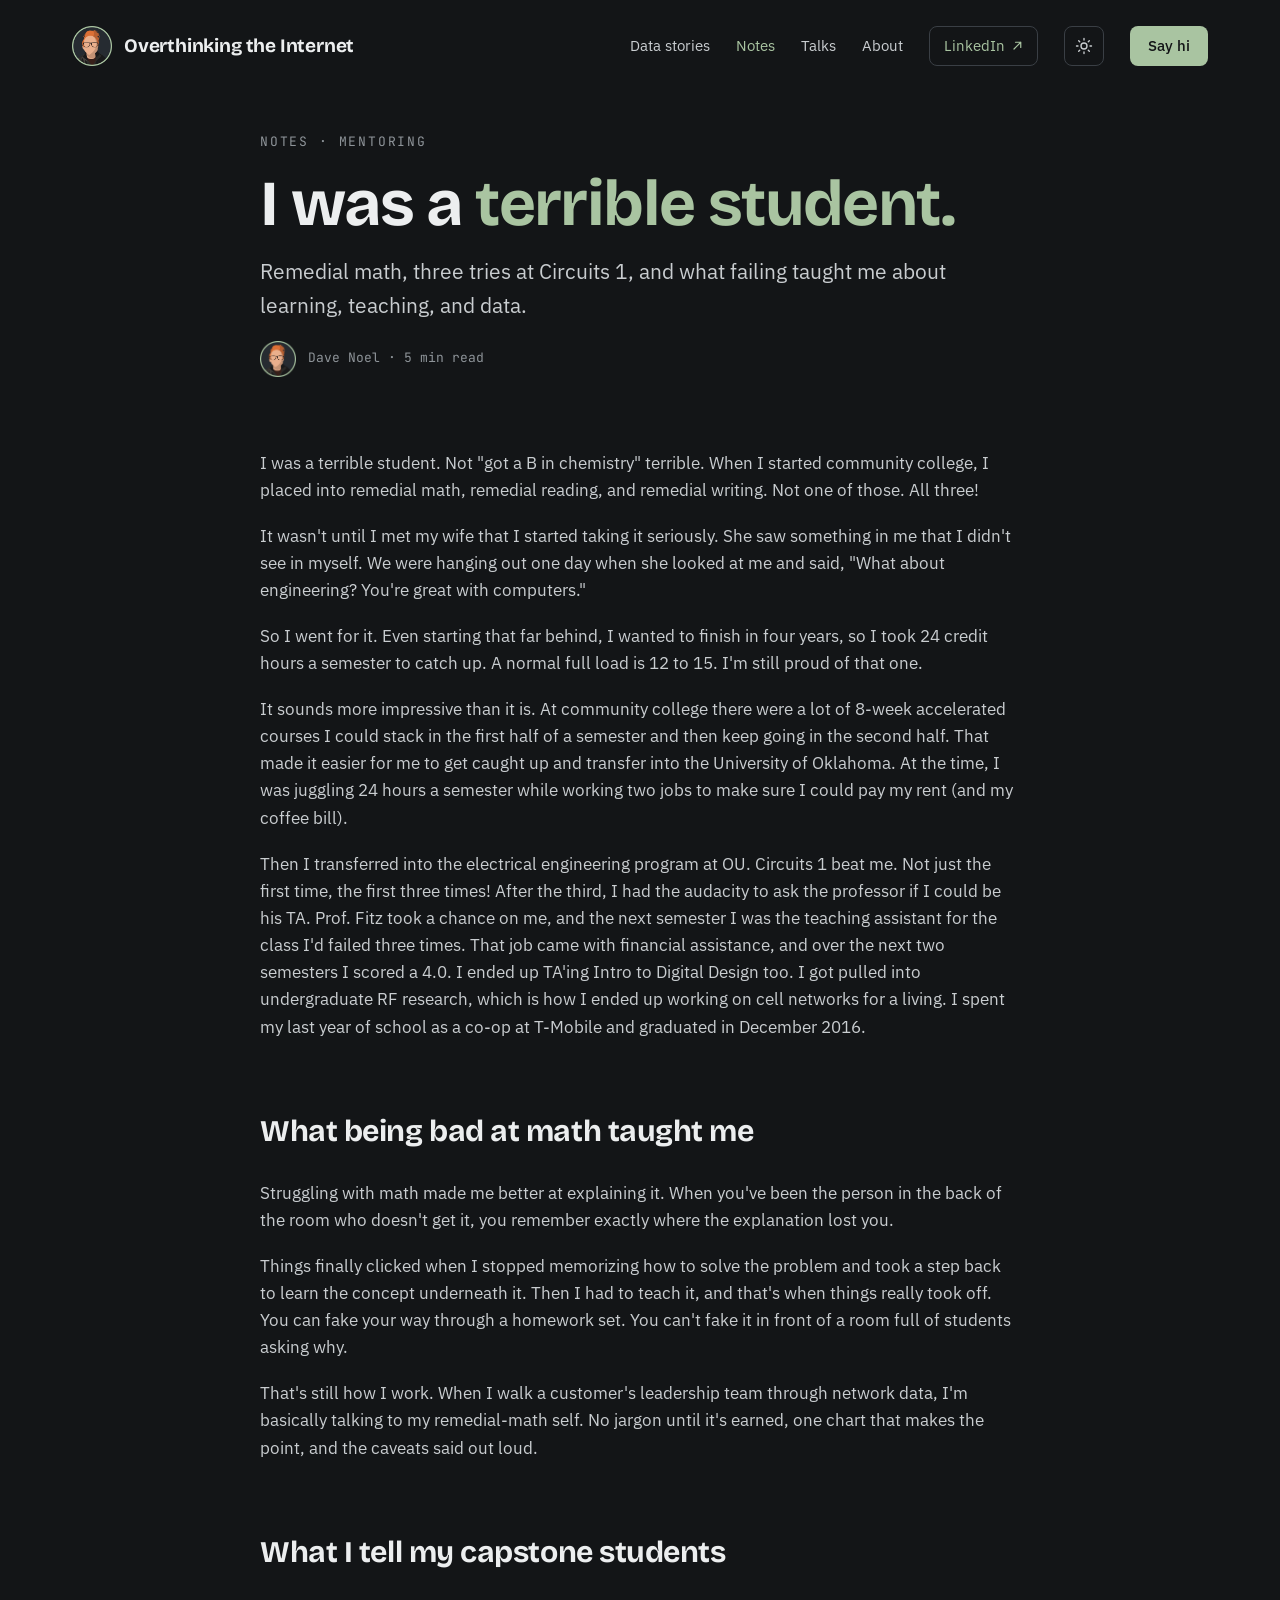
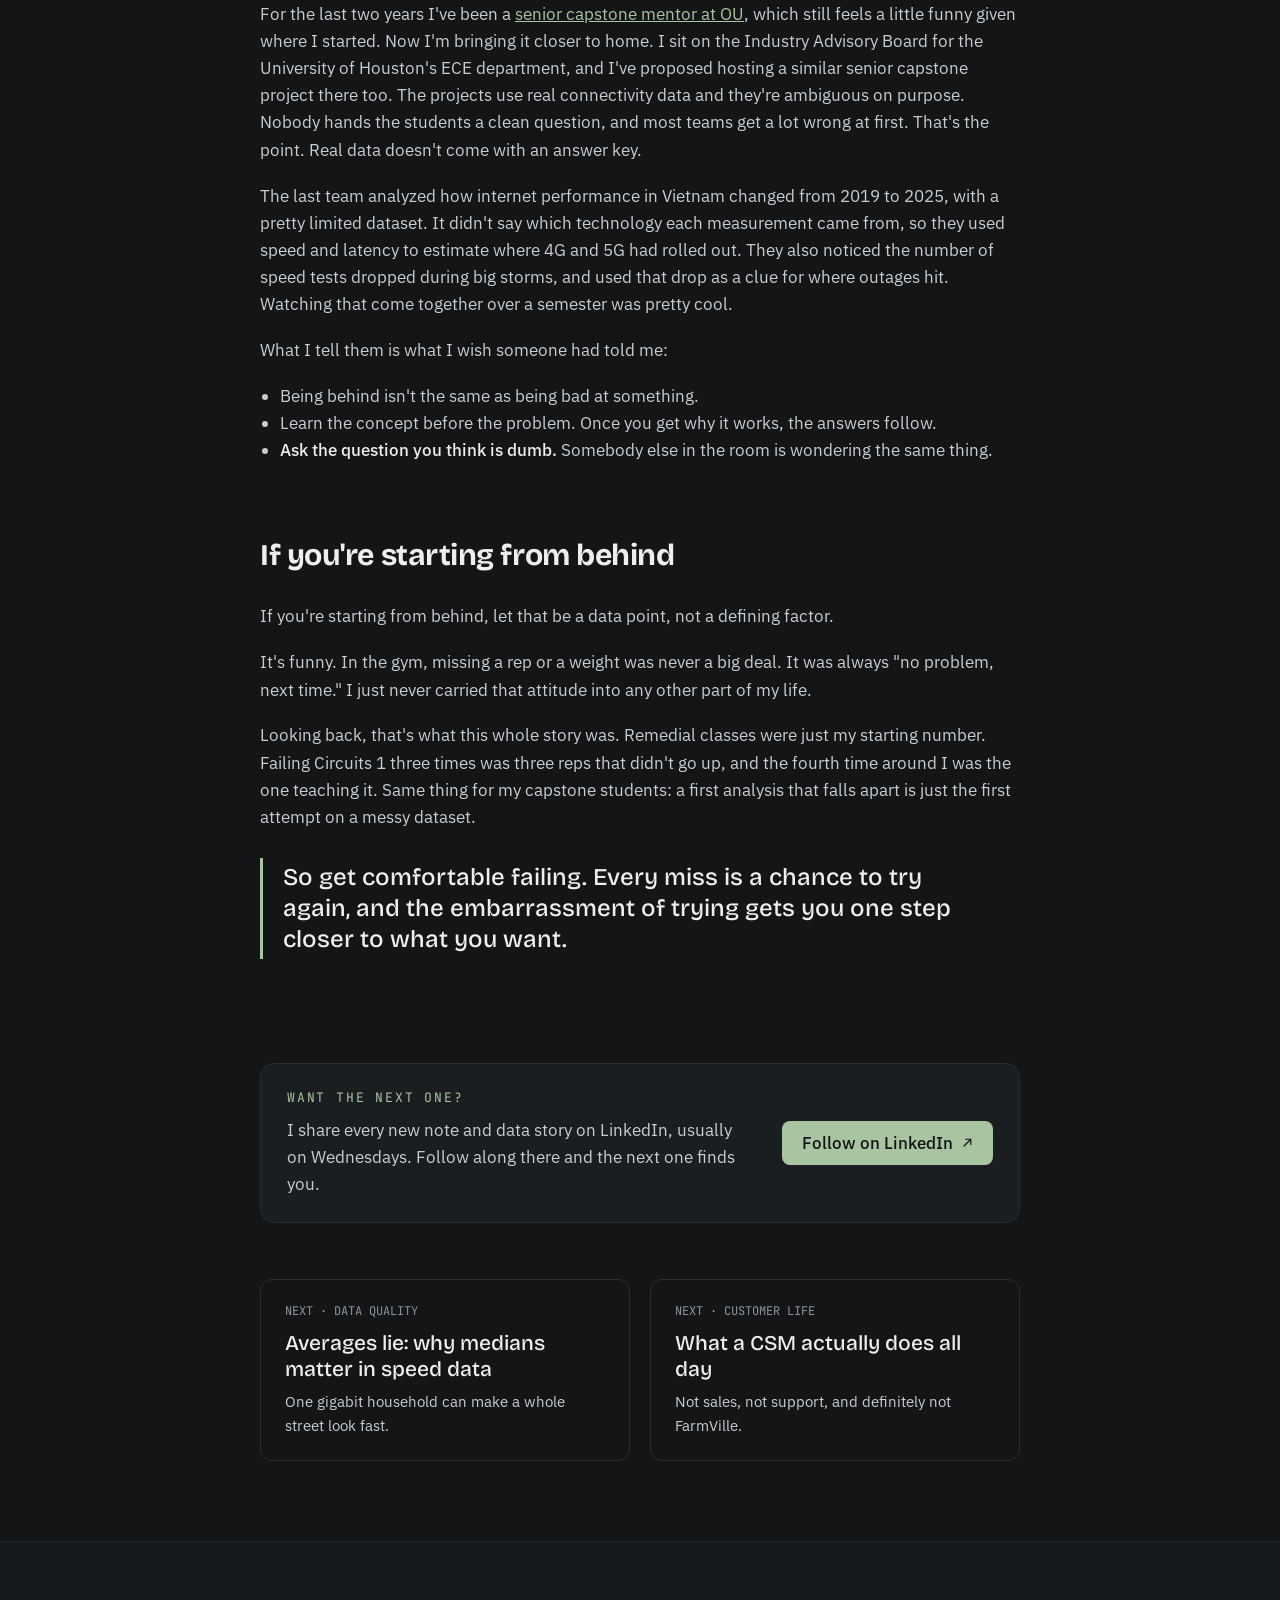
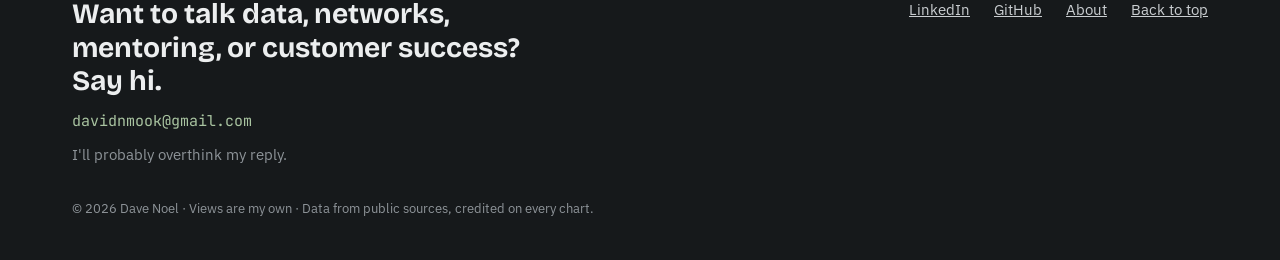
<file: notes/i-was-a-terrible-student.html>
<!doctype html>
<html lang="en">
<head>
<meta charset="utf-8">
<meta name="viewport" content="width=device-width, initial-scale=1">
<title>I was a terrible student · Dave Noel</title>
<meta name="description" content="Remedial math, three tries at Circuits 1, and what failing taught me about learning, teaching, and data.">
<link rel="canonical" href="https://davenoel.me/notes/i-was-a-terrible-student.html">
<meta property="og:type" content="website">
<meta property="og:site_name" content="Overthinking the Internet">
<meta property="og:title" content="I was a terrible student · Dave Noel">
<meta property="og:description" content="Remedial math, three tries at Circuits 1, and what failing taught me about learning, teaching, and data.">
<meta property="og:url" content="https://davenoel.me/notes/i-was-a-terrible-student.html">
<meta property="og:image" content="https://davenoel.me/assets/img/og/og-default.png">
<meta property="og:image:width" content="1200">
<meta property="og:image:height" content="630">
<meta name="twitter:card" content="summary_large_image">
<meta name="theme-color" content="#131517">
<link rel="icon" href="../favicon.ico" sizes="any">
<link rel="icon" type="image/png" sizes="32x32" href="../assets/img/favicon-32.png">
<link rel="apple-touch-icon" href="../apple-touch-icon.png">
<link rel="preload" href="../assets/fonts/bricolage-grotesque-latin-700-normal.woff2" as="font" type="font/woff2" crossorigin>
<script>try{if(localStorage.getItem('theme')==='light')document.documentElement.setAttribute('data-theme','light')}catch(e){}</script>
<link rel="stylesheet" href="../assets/css/site.css?v=20261018a">
<!-- PostHog: product analytics, web analytics, session replay, experiments -->
<script async src="https://us-assets.i.posthog.com/static/array.js" onload="window.posthog&&posthog.init('phc_wPRDMiWxnPrd356Rk4mPPCwphxNJaoqS666aZrGCzYdj',{api_host:'https://us.i.posthog.com',person_profiles:'identified_only'})"></script>
</head>
<body>
<header id="top"><nav class="wrap nav" aria-label="Main">
<a class="brand" href="../"><img src="../assets/img/avatar-ring.png" alt="" width="40" height="40"><span>Overthinking the Internet</span></a>
<div class="nav-links">
<a href="../index.html#stories">Data stories</a>
<a href="../index.html#notes" aria-current="page">Notes</a>
<a href="../talks.html">Talks</a>
<a href="../about.html">About</a>
<a class="nav-social" href="https://www.linkedin.com/in/noeldave" target="_blank" rel="me noopener" aria-label="Dave Noel on LinkedIn (opens in a new tab)">LinkedIn<svg viewBox="0 0 16 16" fill="none" stroke="currentColor" stroke-width="1.6" stroke-linecap="round" stroke-linejoin="round" aria-hidden="true"><path d="M6 3h7v7M13 3L4 12"/></svg></a>
<button class="theme-toggle" type="button" aria-label="Switch to light mode" aria-pressed="false"><svg class="sun" viewBox="0 0 24 24" fill="none" stroke="currentColor" stroke-width="1.8" stroke-linecap="round" aria-hidden="true"><circle cx="12" cy="12" r="4"/><path d="M12 2v2M12 20v2M4.9 4.9l1.4 1.4M17.7 17.7l1.4 1.4M2 12h2M20 12h2M4.9 19.1l1.4-1.4M17.7 6.3l1.4-1.4"/></svg><svg class="moon" viewBox="0 0 24 24" fill="none" stroke="currentColor" stroke-width="1.8" stroke-linecap="round" stroke-linejoin="round" aria-hidden="true"><path d="M20 14.5A8 8 0 0 1 9.5 4a8 8 0 1 0 10.5 10.5z"/></svg></button>
<a class="btn btn-primary" href="#contact">Say hi</a>
</div>
</nav></header>
<main class="wrap reading">
<div class="article-head">
<div class="eyebrow">Notes · Mentoring</div>
<h1>I was a <em>terrible student.</em></h1>
<p class="dek">Remedial math, three tries at Circuits 1, and what failing taught me about learning, teaching, and data.</p>
<div class="byline"><img src="../assets/img/avatar-ring.png" alt="" width="36" height="36"><span>Dave Noel · 5 min read</span></div>
</div>

<article class="prose">
<p>I was a terrible student. Not "got a B in chemistry" terrible. When I started community college, I placed into remedial math, remedial reading, and remedial writing. Not one of those. All three!</p>
<p>It wasn't until I met my wife that I started taking it seriously. She saw something in me that I didn't see in myself. We were hanging out one day when she looked at me and said, "What about engineering? You're great with computers."</p>
<p>So I went for it. Even starting that far behind, I wanted to finish in four years, so I took 24 credit hours a semester to catch up. A normal full load is 12 to 15. I'm still proud of that one.</p>
<p>It sounds more impressive than it is. At community college there were a lot of 8-week accelerated courses I could stack in the first half of a semester and then keep going in the second half. That made it easier for me to get caught up and transfer into the University of Oklahoma. At the time, I was juggling 24 hours a semester while working two jobs to make sure I could pay my rent (and my coffee bill).</p>
<p>Then I transferred into the electrical engineering program at OU. Circuits 1 beat me. Not just the first time, the first three times! After the third, I had the audacity to ask the professor if I could be his TA. Prof. Fitz took a chance on me, and the next semester I was the teaching assistant for the class I'd failed three times. That job came with financial assistance, and over the next two semesters I scored a 4.0. I ended up TA'ing Intro to Digital Design too. I got pulled into undergraduate RF research, which is how I ended up working on cell networks for a living. I spent my last year of school as a co-op at T-Mobile and graduated in December 2016.</p>

<h2>What being bad at math taught me</h2>
<p>Struggling with math made me better at explaining it. When you've been the person in the back of the room who doesn't get it, you remember exactly where the explanation lost you.</p>
<p>Things finally clicked when I stopped memorizing how to solve the problem and took a step back to learn the concept underneath it. Then I had to teach it, and that's when things really took off. You can fake your way through a homework set. You can't fake it in front of a room full of students asking why.</p>
<p>That's still how I work. When I walk a customer's leadership team through network data, I'm basically talking to my remedial-math self. No jargon until it's earned, one chart that makes the point, and the caveats said out loud.</p>

<h2>What I tell my capstone students</h2>
<p>For the last two years I've been a <a href="https://www.ookla.com/articles/university-of-oklahoma-students-ookla-for-good-connectivity-data" target="_blank" rel="noopener">senior capstone mentor at OU</a>, which still feels a little funny given where I started. Now I'm bringing it closer to home. I sit on the Industry Advisory Board for the University of Houston's ECE department, and I've proposed hosting a similar senior capstone project there too. The projects use real connectivity data and they're ambiguous on purpose. Nobody hands the students a clean question, and most teams get a lot wrong at first. That's the point. Real data doesn't come with an answer key.</p>
<p>The last team analyzed how internet performance in Vietnam changed from 2019 to 2025, with a pretty limited dataset. It didn't say which technology each measurement came from, so they used speed and latency to estimate where 4G and 5G had rolled out. They also noticed the number of speed tests dropped during big storms, and used that drop as a clue for where outages hit. Watching that come together over a semester was pretty cool.</p>
<p>What I tell them is what I wish someone had told me:</p>
<ul>
<li>Being behind isn't the same as being bad at something.</li>
<li>Learn the concept before the problem. Once you get why it works, the answers follow.</li>
<li><strong>Ask the question you think is dumb.</strong> Somebody else in the room is wondering the same thing.</li>
</ul>

<h2>If you're starting from behind</h2>
<p>If you're starting from behind, let that be a data point, not a defining factor.</p>
<p>It's funny. In the gym, missing a rep or a weight was never a big deal. It was always "no problem, next time." I just never carried that attitude into any other part of my life.</p>
<p>Looking back, that's what this whole story was. Remedial classes were just my starting number. Failing Circuits 1 three times was three reps that didn't go up, and the fourth time around I was the one teaching it. Same thing for my capstone students: a first analysis that falls apart is just the first attempt on a messy dataset.</p>
<blockquote>So get comfortable failing. Every miss is a chance to try again, and the embarrassment of trying gets you one step closer to what you want.</blockquote>
</article>

<aside class="follow" aria-label="Follow along">
<div class="follow-copy">
<span class="eyebrow">Want the next one?</span>
<p>I share every new note and data story on LinkedIn, usually on Wednesdays. Follow along there and the next one finds you.</p>
</div>
<a class="btn btn-primary follow-btn" href="https://www.linkedin.com/in/noeldave" target="_blank" rel="me noopener">Follow on LinkedIn<svg viewBox="0 0 16 16" fill="none" stroke="currentColor" stroke-width="1.6" stroke-linecap="round" stroke-linejoin="round" aria-hidden="true"><path d="M6 3h7v7M13 3L4 12"/></svg></a>
</aside>

<section class="next" aria-label="More notes">
<a class="talk" href="averages-lie.html"><span class="meta">NEXT · DATA QUALITY</span><span class="title">Averages lie: why medians matter in speed data</span><p>One gigabit household can make a whole street look fast.</p></a>
<a class="talk" href="what-a-csm-does.html"><span class="meta">NEXT · CUSTOMER LIFE</span><span class="title">What a CSM actually does all day</span><p>Not sales, not support, and definitely not FarmVille.</p></a>
</section>
</main>
<footer class="footer" id="contact">
<div class="wrap footer-top">
<div class="footer-cta">
<strong>Want to talk data, networks, mentoring, or customer success? Say hi.</strong>
<span class="email">davidnmook@gmail.com</span>
<small>I'll probably overthink my reply.</small>
</div>
<div class="footer-links">
<a href="https://www.linkedin.com/in/noeldave">LinkedIn</a>
<a href="https://github.com/davenmook">GitHub</a>
<a href="../about.html">About</a>
<a href="#top">Back to top</a>
</div>
</div>
<div class="wrap footer-fine">© 2026 Dave Noel · Views are my own · Data from public sources, credited on every chart.</div>
</footer>
<script src="../assets/js/theme.js?v=20261014t" defer></script>
</body>
</html>
</file>
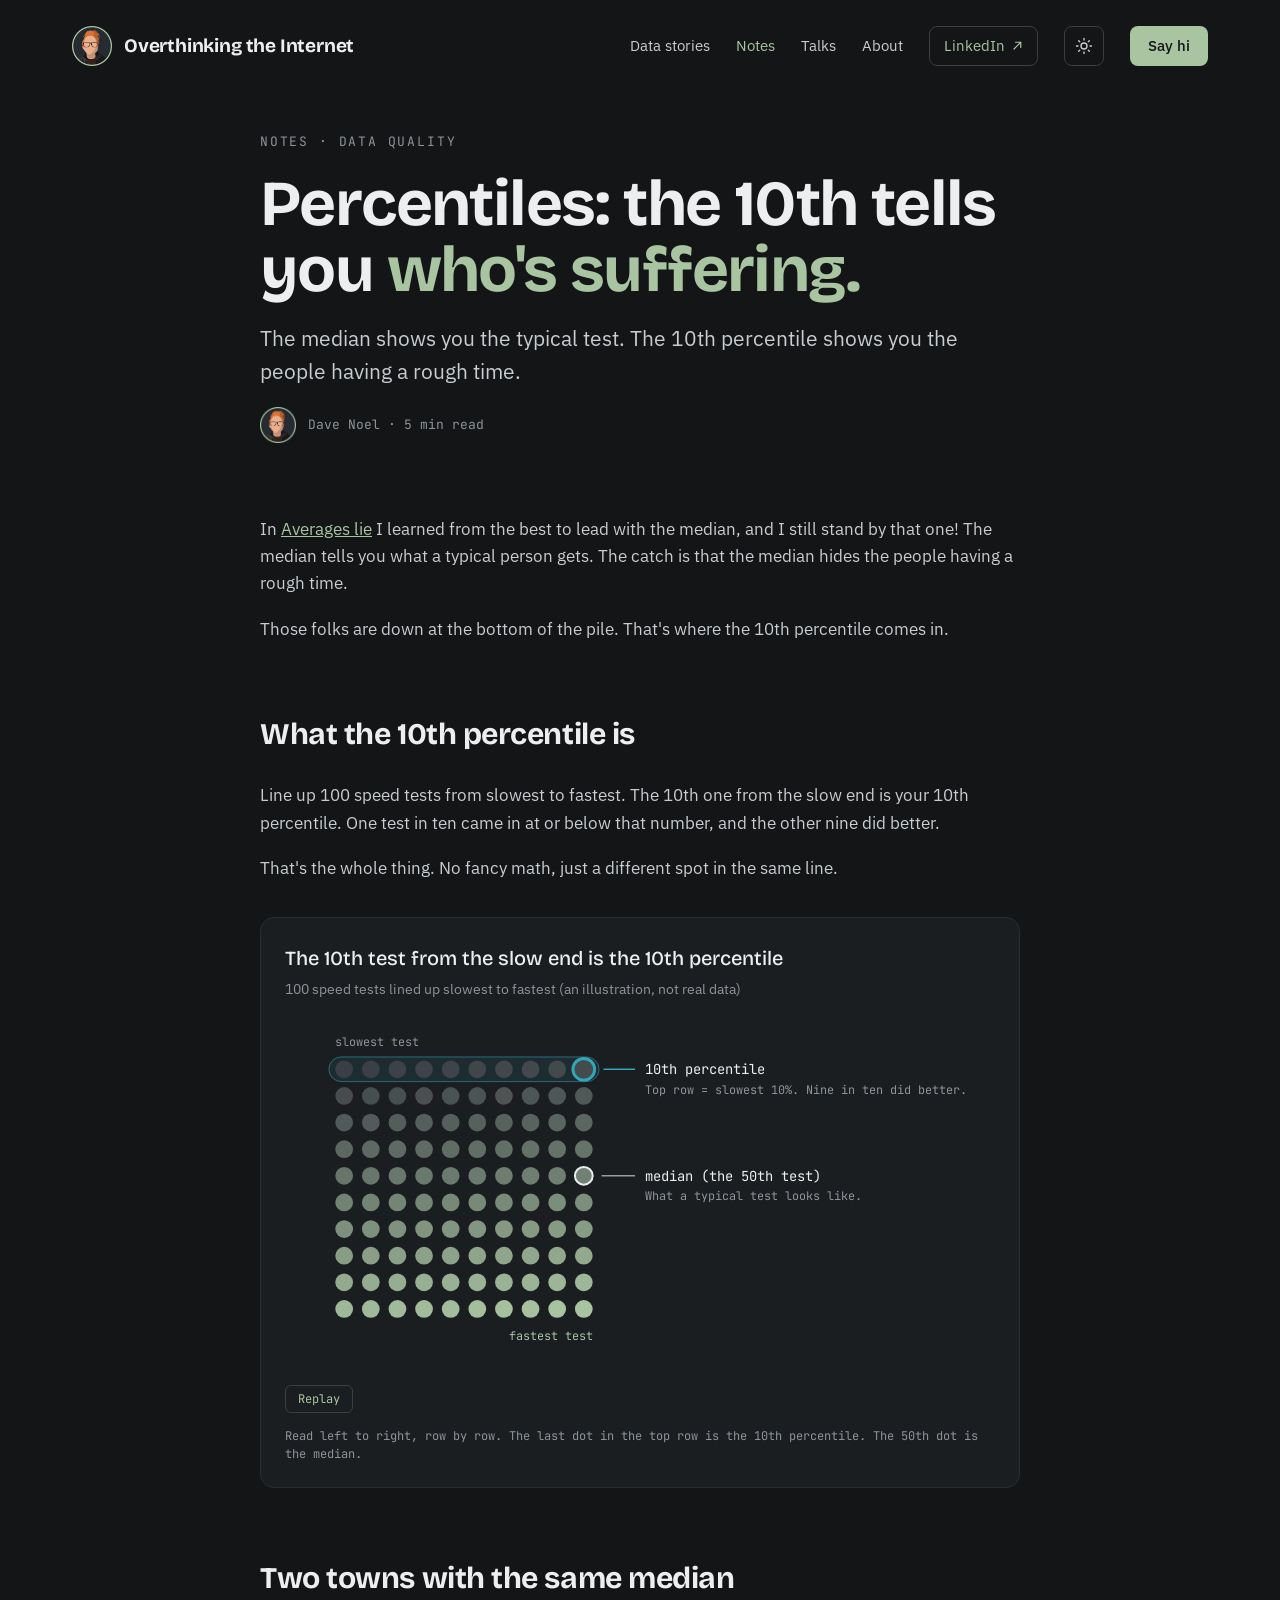
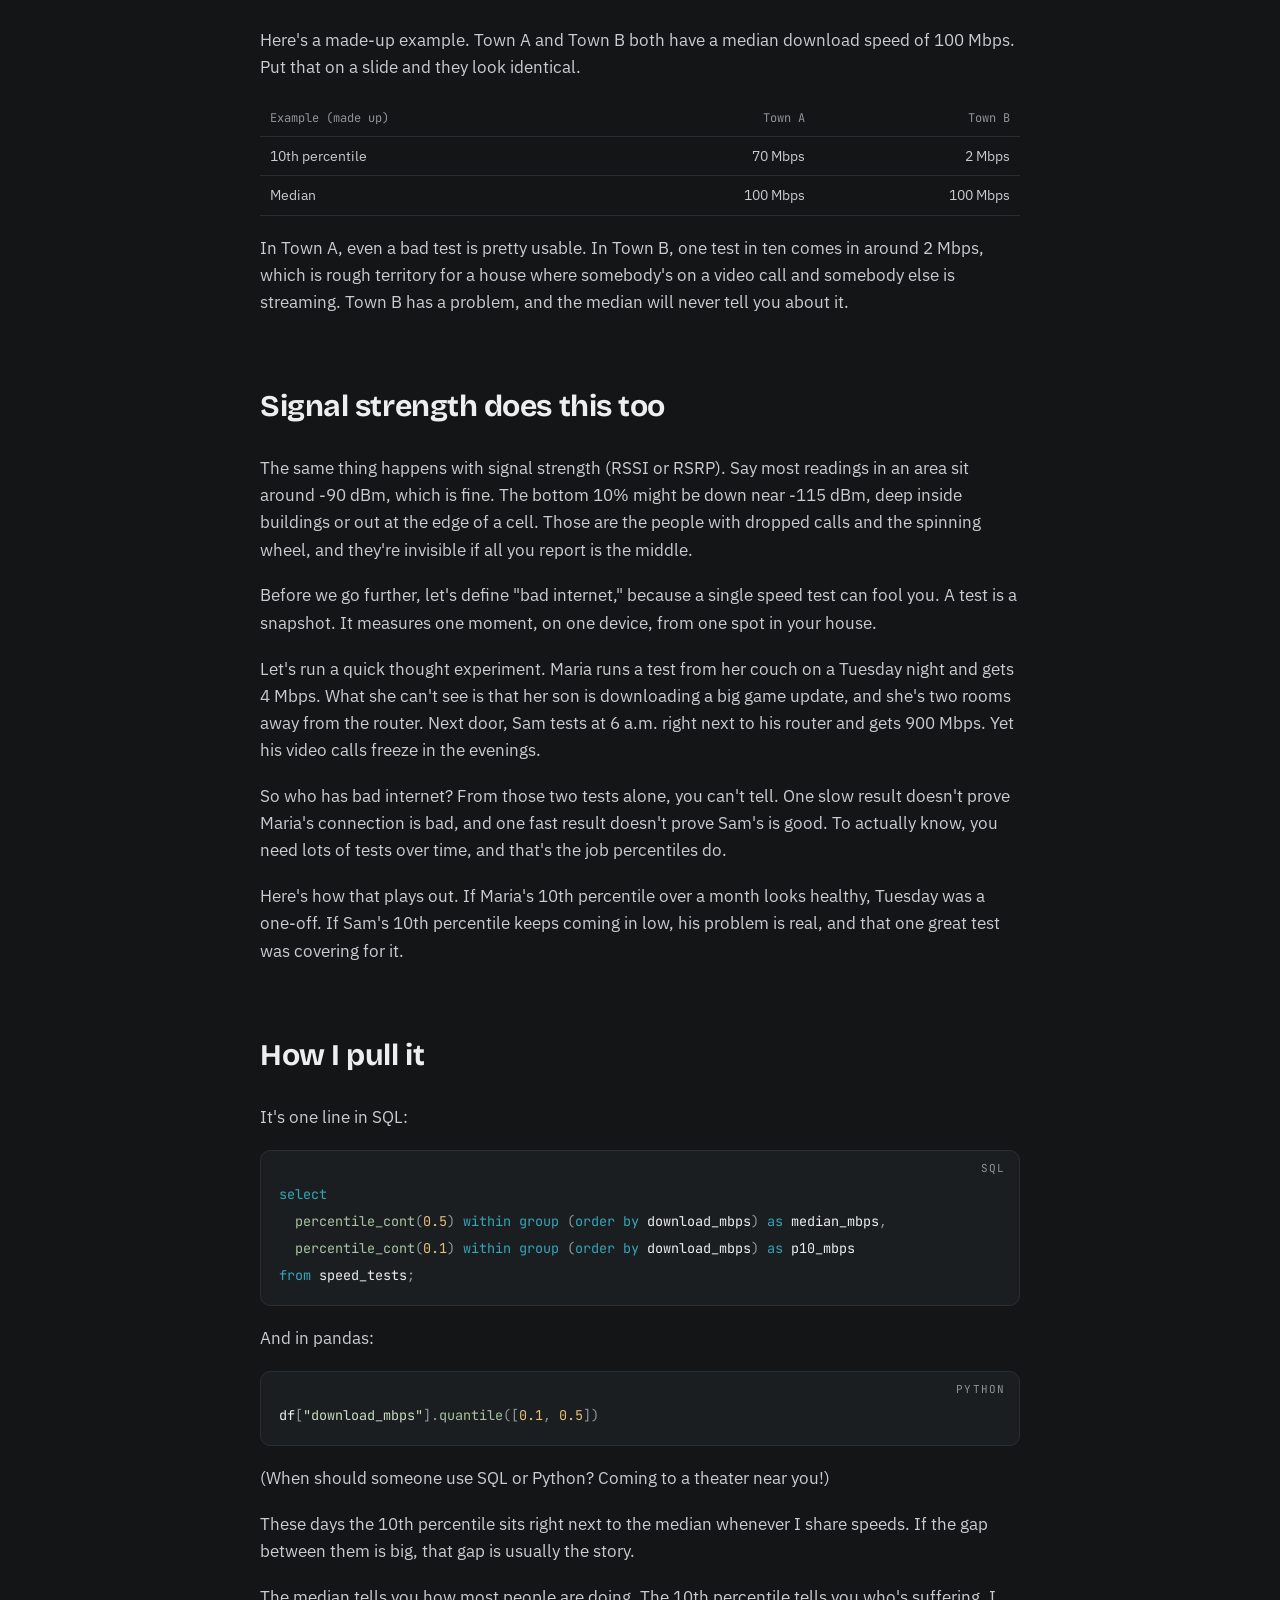
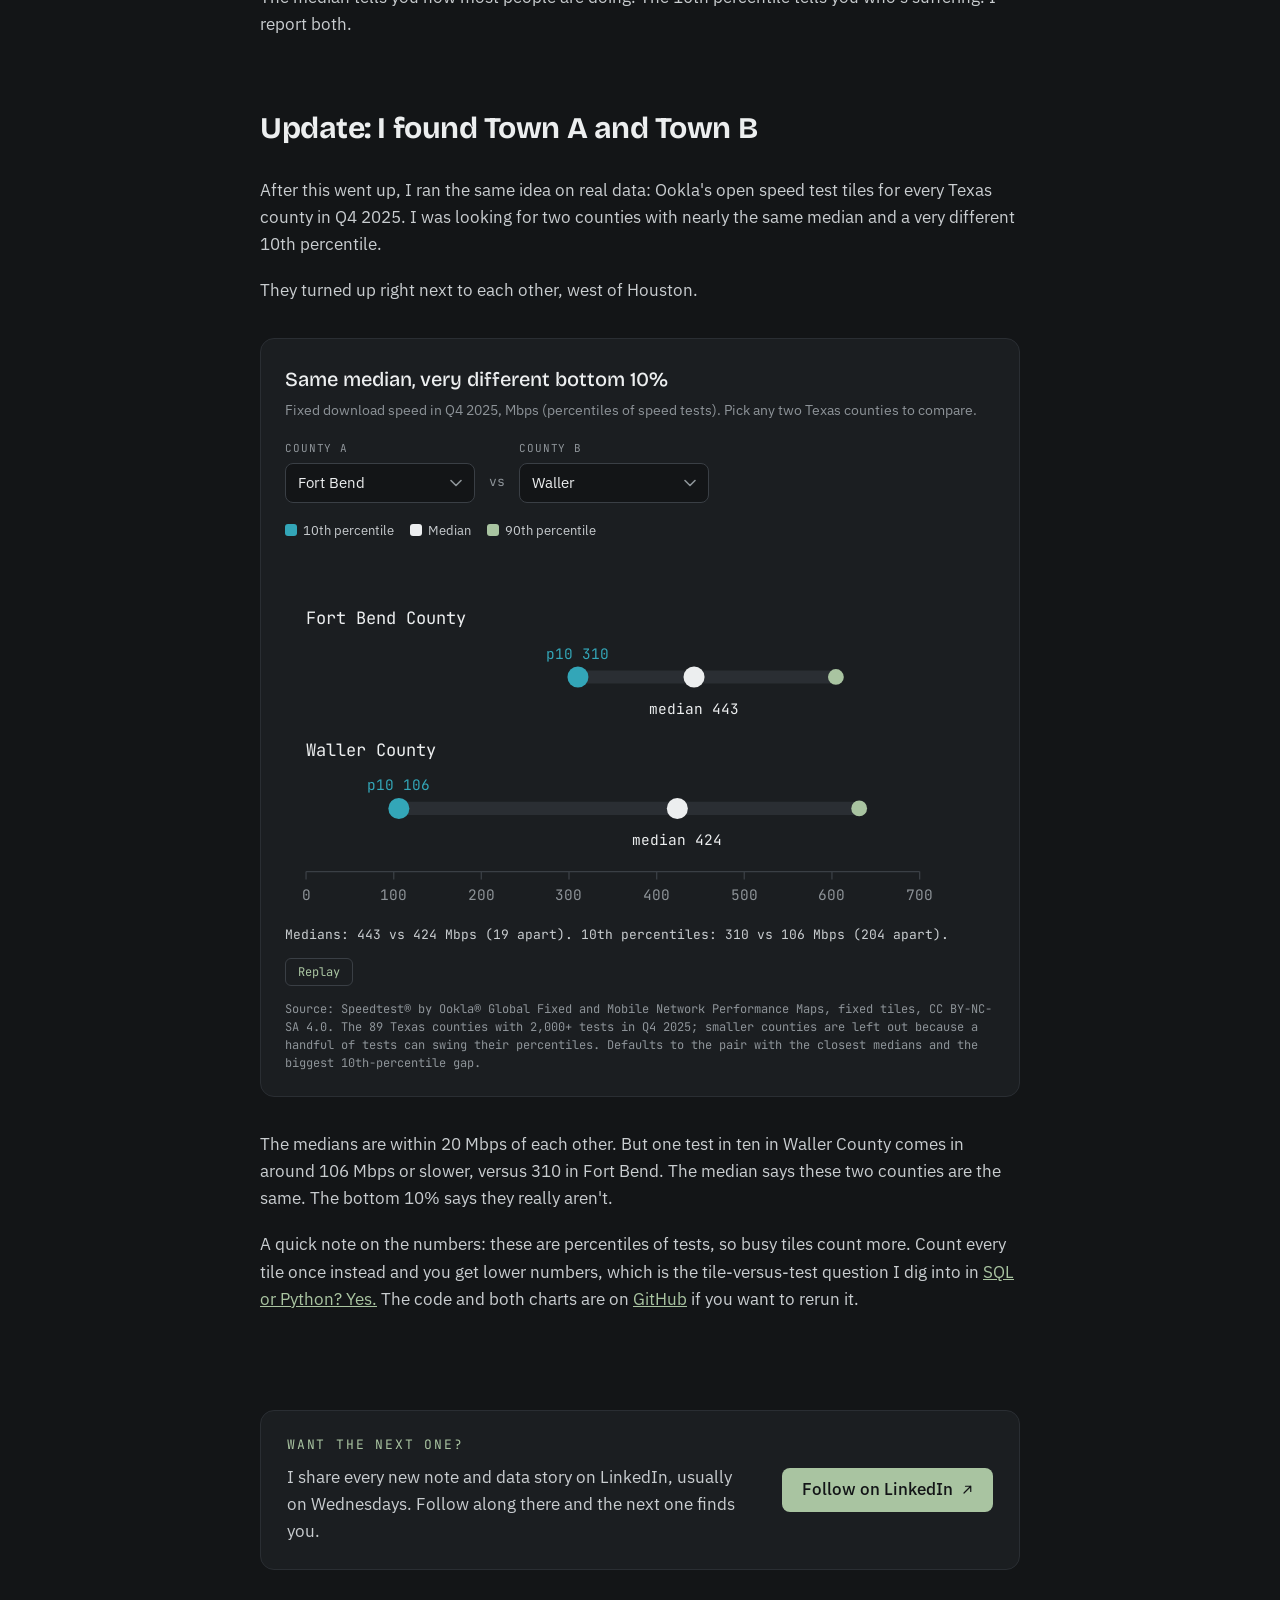
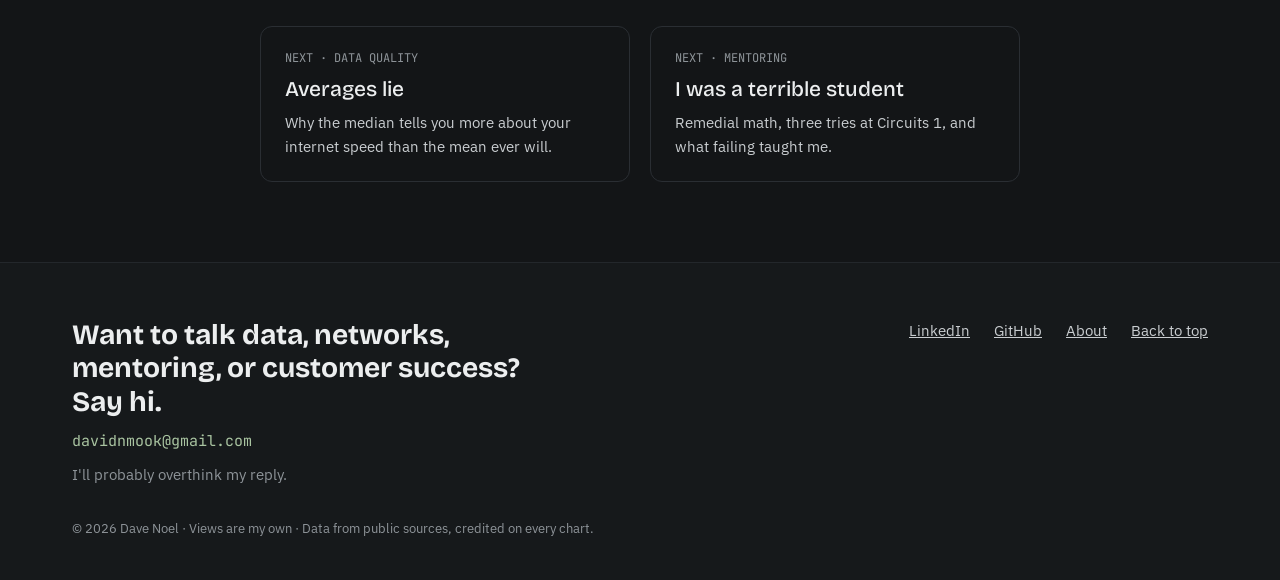
<file: notes/percentiles.html>
<!doctype html>
<html lang="en">
<head>
<meta charset="utf-8">
<meta name="viewport" content="width=device-width, initial-scale=1">
<title>Percentiles: the 10th tells you who's suffering · Dave Noel</title>
<meta name="description" content="The median shows you the typical test. The 10th percentile shows you the people having a rough time.">
<link rel="canonical" href="https://davenoel.me/notes/percentiles.html">
<meta property="og:type" content="website">
<meta property="og:site_name" content="Overthinking the Internet">
<meta property="og:title" content="Percentiles: the 10th tells you who's suffering · Dave Noel">
<meta property="og:description" content="The median shows you the typical test. The 10th percentile shows you the people having a rough time.">
<meta property="og:url" content="https://davenoel.me/notes/percentiles.html">
<meta property="og:image" content="https://davenoel.me/assets/img/og/og-percentiles.png">
<meta property="og:image:width" content="1200">
<meta property="og:image:height" content="630">
<meta name="twitter:card" content="summary_large_image">
<meta name="theme-color" content="#131517">
<link rel="icon" href="../favicon.ico" sizes="any">
<link rel="icon" type="image/png" sizes="32x32" href="../assets/img/favicon-32.png">
<link rel="apple-touch-icon" href="../apple-touch-icon.png">
<link rel="preload" href="../assets/fonts/bricolage-grotesque-latin-700-normal.woff2" as="font" type="font/woff2" crossorigin>
<script>try{if(localStorage.getItem('theme')==='light')document.documentElement.setAttribute('data-theme','light')}catch(e){}</script>
<link rel="stylesheet" href="../assets/css/site.css?v=20261018a">
<!-- PostHog: product analytics, web analytics, session replay, experiments -->
<script async src="https://us-assets.i.posthog.com/static/array.js" onload="window.posthog&&posthog.init('phc_wPRDMiWxnPrd356Rk4mPPCwphxNJaoqS666aZrGCzYdj',{api_host:'https://us.i.posthog.com',person_profiles:'identified_only'})"></script>
<style>
@media (max-width: 600px) {
  #pct-chart + .pct-replay, #county-compare .pair-replay { min-height: 44px; padding: 0 18px; font-size: 13px; }
  #county-compare .cc-pickers select { min-height: 44px; }
}
</style>
</head>
<body>
<header id="top"><nav class="wrap nav" aria-label="Main">
<a class="brand" href="../"><img src="../assets/img/avatar-ring.png" alt="" width="40" height="40"><span>Overthinking the Internet</span></a>
<div class="nav-links">
<a href="../index.html#stories">Data stories</a>
<a href="../index.html#notes" aria-current="page">Notes</a>
<a href="../talks.html">Talks</a>
<a href="../about.html">About</a>
<a class="nav-social" href="https://www.linkedin.com/in/noeldave" target="_blank" rel="me noopener" aria-label="Dave Noel on LinkedIn (opens in a new tab)">LinkedIn<svg viewBox="0 0 16 16" fill="none" stroke="currentColor" stroke-width="1.6" stroke-linecap="round" stroke-linejoin="round" aria-hidden="true"><path d="M6 3h7v7M13 3L4 12"/></svg></a>
<button class="theme-toggle" type="button" aria-label="Switch to light mode" aria-pressed="false"><svg class="sun" viewBox="0 0 24 24" fill="none" stroke="currentColor" stroke-width="1.8" stroke-linecap="round" aria-hidden="true"><circle cx="12" cy="12" r="4"/><path d="M12 2v2M12 20v2M4.9 4.9l1.4 1.4M17.7 17.7l1.4 1.4M2 12h2M20 12h2M4.9 19.1l1.4-1.4M17.7 6.3l1.4-1.4"/></svg><svg class="moon" viewBox="0 0 24 24" fill="none" stroke="currentColor" stroke-width="1.8" stroke-linecap="round" stroke-linejoin="round" aria-hidden="true"><path d="M20 14.5A8 8 0 0 1 9.5 4a8 8 0 1 0 10.5 10.5z"/></svg></button>
<a class="btn btn-primary" href="#contact">Say hi</a>
</div>
</nav></header>
<main class="wrap reading">
<div class="article-head">
<div class="eyebrow">Notes · Data quality</div>
<h1>Percentiles: the 10th tells you <em>who's suffering.</em></h1>
<p class="dek">The median shows you the typical test. The 10th percentile shows you the people having a rough time.</p>
<div class="byline"><img src="../assets/img/avatar-ring.png" alt="" width="36" height="36"><span>Dave Noel · 5 min read</span></div>
</div>

<article class="prose">
<p>In <a href="averages-lie.html">Averages lie</a> I learned from the best to lead with the median, and I still stand by that one! The median tells you what a typical person gets. The catch is that the median hides the people having a rough time.</p>
<p>Those folks are down at the bottom of the pile. That's where the 10th percentile comes in.</p>

<h2>What the 10th percentile is</h2>
<p>Line up 100 speed tests from slowest to fastest. The 10th one from the slow end is your 10th percentile. One test in ten came in at or below that number, and the other nine did better.</p>
<p>That's the whole thing. No fancy math, just a different spot in the same line.</p>

<figure class="figure">
<h3>The 10th test from the slow end is the 10th percentile</h3>
<p class="sub">100 speed tests lined up slowest to fastest (an illustration, not real data)</p>
<div class="chart pct-anim" id="pct-chart"><svg class="d-only" viewBox="0 0 720 360" role="img" aria-labelledby="pc-t"><title id="pc-t">100 speed tests in a 10 by 10 grid, slowest at top left and fastest at bottom right. The top row is the slowest 10 percent; its last dot is the 10th percentile. The 50th dot is the median.</title>
<g class="pct-ends"><text x="51" y="28" font-size="12" fill="#8E9499">slowest test</text>
<text x="312" y="327" font-size="12" fill="#A9C4A1" text-anchor="end">fastest test</text></g>
<rect class="pct-band" x="44.5" y="39.5" width="274" height="25" rx="12.5" fill="#33A6B8" fill-opacity="0.10" stroke="#33A6B8" stroke-opacity="0.55"/>
<circle class="bar pct-dot" style="--i:0" cx="60" cy="52" r="9" fill="#3A3F45"><title>Test 1 of 100</title></circle>
<circle class="bar pct-dot" style="--i:1" cx="87" cy="52" r="9" fill="#3B4046"><title>Test 2 of 100</title></circle>
<circle class="bar pct-dot" style="--i:2" cx="114" cy="52" r="9" fill="#3C4247"><title>Test 3 of 100</title></circle>
<circle class="bar pct-dot" style="--i:3" cx="141" cy="52" r="9" fill="#3D4348"><title>Test 4 of 100</title></circle>
<circle class="bar pct-dot" style="--i:4" cx="168" cy="52" r="9" fill="#3E4449"><title>Test 5 of 100</title></circle>
<circle class="bar pct-dot" style="--i:5" cx="195" cy="52" r="9" fill="#40464A"><title>Test 6 of 100</title></circle>
<circle class="bar pct-dot" style="--i:6" cx="222" cy="52" r="9" fill="#41474B"><title>Test 7 of 100</title></circle>
<circle class="bar pct-dot" style="--i:7" cx="249" cy="52" r="9" fill="#42484C"><title>Test 8 of 100</title></circle>
<circle class="bar pct-dot" style="--i:8" cx="276" cy="52" r="9" fill="#434A4C"><title>Test 9 of 100</title></circle>
<circle class="bar pct-dot" style="--i:9" cx="303" cy="52" r="11" fill="#444B4D"><title>Test 10 of 100 (10th percentile)</title></circle>
<circle class="bar pct-dot" style="--i:10" cx="60" cy="79" r="9" fill="#454C4E"><title>Test 11 of 100</title></circle>
<circle class="bar pct-dot" style="--i:11" cx="87" cy="79" r="9" fill="#464E4F"><title>Test 12 of 100</title></circle>
<circle class="bar pct-dot" style="--i:12" cx="114" cy="79" r="9" fill="#474F50"><title>Test 13 of 100</title></circle>
<circle class="bar pct-dot" style="--i:13" cx="141" cy="79" r="9" fill="#495051"><title>Test 14 of 100</title></circle>
<circle class="bar pct-dot" style="--i:14" cx="168" cy="79" r="9" fill="#4A5252"><title>Test 15 of 100</title></circle>
<circle class="bar pct-dot" style="--i:15" cx="195" cy="79" r="9" fill="#4B5353"><title>Test 16 of 100</title></circle>
<circle class="bar pct-dot" style="--i:16" cx="222" cy="79" r="9" fill="#4C5454"><title>Test 17 of 100</title></circle>
<circle class="bar pct-dot" style="--i:17" cx="249" cy="79" r="9" fill="#4D5655"><title>Test 18 of 100</title></circle>
<circle class="bar pct-dot" style="--i:18" cx="276" cy="79" r="9" fill="#4E5756"><title>Test 19 of 100</title></circle>
<circle class="bar pct-dot" style="--i:19" cx="303" cy="79" r="9" fill="#4F5957"><title>Test 20 of 100</title></circle>
<circle class="bar pct-dot" style="--i:20" cx="60" cy="106" r="9" fill="#505A58"><title>Test 21 of 100</title></circle>
<circle class="bar pct-dot" style="--i:21" cx="87" cy="106" r="9" fill="#525B59"><title>Test 22 of 100</title></circle>
<circle class="bar pct-dot" style="--i:22" cx="114" cy="106" r="9" fill="#535D59"><title>Test 23 of 100</title></circle>
<circle class="bar pct-dot" style="--i:23" cx="141" cy="106" r="9" fill="#545E5A"><title>Test 24 of 100</title></circle>
<circle class="bar pct-dot" style="--i:24" cx="168" cy="106" r="9" fill="#555F5B"><title>Test 25 of 100</title></circle>
<circle class="bar pct-dot" style="--i:25" cx="195" cy="106" r="9" fill="#56615C"><title>Test 26 of 100</title></circle>
<circle class="bar pct-dot" style="--i:26" cx="222" cy="106" r="9" fill="#57625D"><title>Test 27 of 100</title></circle>
<circle class="bar pct-dot" style="--i:27" cx="249" cy="106" r="9" fill="#58635E"><title>Test 28 of 100</title></circle>
<circle class="bar pct-dot" style="--i:28" cx="276" cy="106" r="9" fill="#59655F"><title>Test 29 of 100</title></circle>
<circle class="bar pct-dot" style="--i:29" cx="303" cy="106" r="9" fill="#5B6660"><title>Test 30 of 100</title></circle>
<circle class="bar pct-dot" style="--i:30" cx="60" cy="133" r="9" fill="#5C6761"><title>Test 31 of 100</title></circle>
<circle class="bar pct-dot" style="--i:31" cx="87" cy="133" r="9" fill="#5D6962"><title>Test 32 of 100</title></circle>
<circle class="bar pct-dot" style="--i:32" cx="114" cy="133" r="9" fill="#5E6A63"><title>Test 33 of 100</title></circle>
<circle class="bar pct-dot" style="--i:33" cx="141" cy="133" r="9" fill="#5F6B64"><title>Test 34 of 100</title></circle>
<circle class="bar pct-dot" style="--i:34" cx="168" cy="133" r="9" fill="#606D65"><title>Test 35 of 100</title></circle>
<circle class="bar pct-dot" style="--i:35" cx="195" cy="133" r="9" fill="#616E66"><title>Test 36 of 100</title></circle>
<circle class="bar pct-dot" style="--i:36" cx="222" cy="133" r="9" fill="#626F66"><title>Test 37 of 100</title></circle>
<circle class="bar pct-dot" style="--i:37" cx="249" cy="133" r="9" fill="#637167"><title>Test 38 of 100</title></circle>
<circle class="bar pct-dot" style="--i:38" cx="276" cy="133" r="9" fill="#657268"><title>Test 39 of 100</title></circle>
<circle class="bar pct-dot" style="--i:39" cx="303" cy="133" r="9" fill="#667369"><title>Test 40 of 100</title></circle>
<circle class="bar pct-dot" style="--i:40" cx="60" cy="160" r="9" fill="#67756A"><title>Test 41 of 100</title></circle>
<circle class="bar pct-dot" style="--i:41" cx="87" cy="160" r="9" fill="#68766B"><title>Test 42 of 100</title></circle>
<circle class="bar pct-dot" style="--i:42" cx="114" cy="160" r="9" fill="#69776C"><title>Test 43 of 100</title></circle>
<circle class="bar pct-dot" style="--i:43" cx="141" cy="160" r="9" fill="#6A796D"><title>Test 44 of 100</title></circle>
<circle class="bar pct-dot" style="--i:44" cx="168" cy="160" r="9" fill="#6B7A6E"><title>Test 45 of 100</title></circle>
<circle class="bar pct-dot" style="--i:45" cx="195" cy="160" r="9" fill="#6C7B6F"><title>Test 46 of 100</title></circle>
<circle class="bar pct-dot" style="--i:46" cx="222" cy="160" r="9" fill="#6E7D70"><title>Test 47 of 100</title></circle>
<circle class="bar pct-dot" style="--i:47" cx="249" cy="160" r="9" fill="#6F7E71"><title>Test 48 of 100</title></circle>
<circle class="bar pct-dot" style="--i:48" cx="276" cy="160" r="9" fill="#707F72"><title>Test 49 of 100</title></circle>
<circle class="bar pct-dot" style="--i:49" cx="303" cy="160" r="9" fill="#718173"><title>Test 50 of 100 (median)</title></circle>
<circle class="bar pct-dot" style="--i:50" cx="60" cy="187" r="9" fill="#728273"><title>Test 51 of 100</title></circle>
<circle class="bar pct-dot" style="--i:51" cx="87" cy="187" r="9" fill="#738474"><title>Test 52 of 100</title></circle>
<circle class="bar pct-dot" style="--i:52" cx="114" cy="187" r="9" fill="#748575"><title>Test 53 of 100</title></circle>
<circle class="bar pct-dot" style="--i:53" cx="141" cy="187" r="9" fill="#758676"><title>Test 54 of 100</title></circle>
<circle class="bar pct-dot" style="--i:54" cx="168" cy="187" r="9" fill="#778877"><title>Test 55 of 100</title></circle>
<circle class="bar pct-dot" style="--i:55" cx="195" cy="187" r="9" fill="#788978"><title>Test 56 of 100</title></circle>
<circle class="bar pct-dot" style="--i:56" cx="222" cy="187" r="9" fill="#798A79"><title>Test 57 of 100</title></circle>
<circle class="bar pct-dot" style="--i:57" cx="249" cy="187" r="9" fill="#7A8C7A"><title>Test 58 of 100</title></circle>
<circle class="bar pct-dot" style="--i:58" cx="276" cy="187" r="9" fill="#7B8D7B"><title>Test 59 of 100</title></circle>
<circle class="bar pct-dot" style="--i:59" cx="303" cy="187" r="9" fill="#7C8E7C"><title>Test 60 of 100</title></circle>
<circle class="bar pct-dot" style="--i:60" cx="60" cy="214" r="9" fill="#7D907D"><title>Test 61 of 100</title></circle>
<circle class="bar pct-dot" style="--i:61" cx="87" cy="214" r="9" fill="#7E917E"><title>Test 62 of 100</title></circle>
<circle class="bar pct-dot" style="--i:62" cx="114" cy="214" r="9" fill="#80927F"><title>Test 63 of 100</title></circle>
<circle class="bar pct-dot" style="--i:63" cx="141" cy="214" r="9" fill="#819480"><title>Test 64 of 100</title></circle>
<circle class="bar pct-dot" style="--i:64" cx="168" cy="214" r="9" fill="#829580"><title>Test 65 of 100</title></circle>
<circle class="bar pct-dot" style="--i:65" cx="195" cy="214" r="9" fill="#839681"><title>Test 66 of 100</title></circle>
<circle class="bar pct-dot" style="--i:66" cx="222" cy="214" r="9" fill="#849882"><title>Test 67 of 100</title></circle>
<circle class="bar pct-dot" style="--i:67" cx="249" cy="214" r="9" fill="#859983"><title>Test 68 of 100</title></circle>
<circle class="bar pct-dot" style="--i:68" cx="276" cy="214" r="9" fill="#869A84"><title>Test 69 of 100</title></circle>
<circle class="bar pct-dot" style="--i:69" cx="303" cy="214" r="9" fill="#879C85"><title>Test 70 of 100</title></circle>
<circle class="bar pct-dot" style="--i:70" cx="60" cy="241" r="9" fill="#889D86"><title>Test 71 of 100</title></circle>
<circle class="bar pct-dot" style="--i:71" cx="87" cy="241" r="9" fill="#8A9E87"><title>Test 72 of 100</title></circle>
<circle class="bar pct-dot" style="--i:72" cx="114" cy="241" r="9" fill="#8BA088"><title>Test 73 of 100</title></circle>
<circle class="bar pct-dot" style="--i:73" cx="141" cy="241" r="9" fill="#8CA189"><title>Test 74 of 100</title></circle>
<circle class="bar pct-dot" style="--i:74" cx="168" cy="241" r="9" fill="#8DA28A"><title>Test 75 of 100</title></circle>
<circle class="bar pct-dot" style="--i:75" cx="195" cy="241" r="9" fill="#8EA48B"><title>Test 76 of 100</title></circle>
<circle class="bar pct-dot" style="--i:76" cx="222" cy="241" r="9" fill="#8FA58C"><title>Test 77 of 100</title></circle>
<circle class="bar pct-dot" style="--i:77" cx="249" cy="241" r="9" fill="#90A68D"><title>Test 78 of 100</title></circle>
<circle class="bar pct-dot" style="--i:78" cx="276" cy="241" r="9" fill="#91A88D"><title>Test 79 of 100</title></circle>
<circle class="bar pct-dot" style="--i:79" cx="303" cy="241" r="9" fill="#93A98E"><title>Test 80 of 100</title></circle>
<circle class="bar pct-dot" style="--i:80" cx="60" cy="268" r="9" fill="#94AA8F"><title>Test 81 of 100</title></circle>
<circle class="bar pct-dot" style="--i:81" cx="87" cy="268" r="9" fill="#95AC90"><title>Test 82 of 100</title></circle>
<circle class="bar pct-dot" style="--i:82" cx="114" cy="268" r="9" fill="#96AD91"><title>Test 83 of 100</title></circle>
<circle class="bar pct-dot" style="--i:83" cx="141" cy="268" r="9" fill="#97AF92"><title>Test 84 of 100</title></circle>
<circle class="bar pct-dot" style="--i:84" cx="168" cy="268" r="9" fill="#98B093"><title>Test 85 of 100</title></circle>
<circle class="bar pct-dot" style="--i:85" cx="195" cy="268" r="9" fill="#99B194"><title>Test 86 of 100</title></circle>
<circle class="bar pct-dot" style="--i:86" cx="222" cy="268" r="9" fill="#9AB395"><title>Test 87 of 100</title></circle>
<circle class="bar pct-dot" style="--i:87" cx="249" cy="268" r="9" fill="#9CB496"><title>Test 88 of 100</title></circle>
<circle class="bar pct-dot" style="--i:88" cx="276" cy="268" r="9" fill="#9DB597"><title>Test 89 of 100</title></circle>
<circle class="bar pct-dot" style="--i:89" cx="303" cy="268" r="9" fill="#9EB798"><title>Test 90 of 100</title></circle>
<circle class="bar pct-dot" style="--i:90" cx="60" cy="295" r="9" fill="#9FB899"><title>Test 91 of 100</title></circle>
<circle class="bar pct-dot" style="--i:91" cx="87" cy="295" r="9" fill="#A0B99A"><title>Test 92 of 100</title></circle>
<circle class="bar pct-dot" style="--i:92" cx="114" cy="295" r="9" fill="#A1BB9A"><title>Test 93 of 100</title></circle>
<circle class="bar pct-dot" style="--i:93" cx="141" cy="295" r="9" fill="#A2BC9B"><title>Test 94 of 100</title></circle>
<circle class="bar pct-dot" style="--i:94" cx="168" cy="295" r="9" fill="#A3BD9C"><title>Test 95 of 100</title></circle>
<circle class="bar pct-dot" style="--i:95" cx="195" cy="295" r="9" fill="#A5BF9D"><title>Test 96 of 100</title></circle>
<circle class="bar pct-dot" style="--i:96" cx="222" cy="295" r="9" fill="#A6C09E"><title>Test 97 of 100</title></circle>
<circle class="bar pct-dot" style="--i:97" cx="249" cy="295" r="9" fill="#A7C19F"><title>Test 98 of 100</title></circle>
<circle class="bar pct-dot" style="--i:98" cx="276" cy="295" r="9" fill="#A8C3A0"><title>Test 99 of 100</title></circle>
<circle class="bar pct-dot" style="--i:99" cx="303" cy="295" r="9" fill="#A9C4A1"><title>Test 100 of 100</title></circle>
<circle class="pct-ring pct-ring-p10" cx="303" cy="52" r="11" fill="none" stroke="#33A6B8" stroke-width="3"/>
<circle class="pct-ring pct-ring-med" cx="303" cy="160" r="9" fill="none" stroke="#ECEEEF" stroke-width="2"/>
<g class="pct-note pct-note-p10"><line x1="323" y1="52" x2="355" y2="52" stroke="#33A6B8" stroke-width="1.5"/>
<text x="365" y="57" font-size="14" fill="#ECEEEF">10th percentile</text>
<text x="365" y="77" font-size="12" fill="#8E9499">Top row = slowest 10%. Nine in ten did better.</text></g>
<g class="pct-note pct-note-med"><line x1="321" y1="160" x2="355" y2="160" stroke="#ECEEEF" stroke-opacity="0.6" stroke-width="1.5"/>
<text x="365" y="165" font-size="14" fill="#ECEEEF">median (the 50th test)</text>
<text x="365" y="185" font-size="12" fill="#8E9499">What a typical test looks like.</text></g>
</svg>
<svg class="m-only" viewBox="0 0 360 480" role="img" aria-labelledby="pc-t-m"><title id="pc-t-m">100 speed tests in a 10 by 10 grid, slowest at top left and fastest at bottom right. The top row is the slowest 10 percent; its last dot is the 10th percentile. The 50th dot is the median.</title>
<g class="pct-ends"><text x="20" y="54" font-size="12" fill="#8E9499">slowest test</text>
<text x="339.5" y="418" font-size="12" fill="#A9C4A1" text-anchor="end">fastest test</text></g>
<rect class="pct-band" x="15.5" y="73.5" width="329" height="33" rx="16.5" fill="#33A6B8" fill-opacity="0.10" stroke="#33A6B8" stroke-opacity="0.55"/>
<circle class="bar pct-dot" style="--i:0" cx="31.5" cy="90" r="11" fill="#3A3F45"><title>Test 1 of 100</title></circle>
<circle class="bar pct-dot" style="--i:1" cx="64.5" cy="90" r="11" fill="#3B4046"><title>Test 2 of 100</title></circle>
<circle class="bar pct-dot" style="--i:2" cx="97.5" cy="90" r="11" fill="#3C4247"><title>Test 3 of 100</title></circle>
<circle class="bar pct-dot" style="--i:3" cx="130.5" cy="90" r="11" fill="#3D4348"><title>Test 4 of 100</title></circle>
<circle class="bar pct-dot" style="--i:4" cx="163.5" cy="90" r="11" fill="#3E4449"><title>Test 5 of 100</title></circle>
<circle class="bar pct-dot" style="--i:5" cx="196.5" cy="90" r="11" fill="#40464A"><title>Test 6 of 100</title></circle>
<circle class="bar pct-dot" style="--i:6" cx="229.5" cy="90" r="11" fill="#41474B"><title>Test 7 of 100</title></circle>
<circle class="bar pct-dot" style="--i:7" cx="262.5" cy="90" r="11" fill="#42484C"><title>Test 8 of 100</title></circle>
<circle class="bar pct-dot" style="--i:8" cx="295.5" cy="90" r="11" fill="#434A4C"><title>Test 9 of 100</title></circle>
<circle class="bar pct-dot" style="--i:9" cx="328.5" cy="90" r="13" fill="#444B4D"><title>Test 10 of 100 (10th percentile)</title></circle>
<circle class="bar pct-dot" style="--i:10" cx="31.5" cy="123" r="11" fill="#454C4E"><title>Test 11 of 100</title></circle>
<circle class="bar pct-dot" style="--i:11" cx="64.5" cy="123" r="11" fill="#464E4F"><title>Test 12 of 100</title></circle>
<circle class="bar pct-dot" style="--i:12" cx="97.5" cy="123" r="11" fill="#474F50"><title>Test 13 of 100</title></circle>
<circle class="bar pct-dot" style="--i:13" cx="130.5" cy="123" r="11" fill="#495051"><title>Test 14 of 100</title></circle>
<circle class="bar pct-dot" style="--i:14" cx="163.5" cy="123" r="11" fill="#4A5252"><title>Test 15 of 100</title></circle>
<circle class="bar pct-dot" style="--i:15" cx="196.5" cy="123" r="11" fill="#4B5353"><title>Test 16 of 100</title></circle>
<circle class="bar pct-dot" style="--i:16" cx="229.5" cy="123" r="11" fill="#4C5454"><title>Test 17 of 100</title></circle>
<circle class="bar pct-dot" style="--i:17" cx="262.5" cy="123" r="11" fill="#4D5655"><title>Test 18 of 100</title></circle>
<circle class="bar pct-dot" style="--i:18" cx="295.5" cy="123" r="11" fill="#4E5756"><title>Test 19 of 100</title></circle>
<circle class="bar pct-dot" style="--i:19" cx="328.5" cy="123" r="11" fill="#4F5957"><title>Test 20 of 100</title></circle>
<circle class="bar pct-dot" style="--i:20" cx="31.5" cy="156" r="11" fill="#505A58"><title>Test 21 of 100</title></circle>
<circle class="bar pct-dot" style="--i:21" cx="64.5" cy="156" r="11" fill="#525B59"><title>Test 22 of 100</title></circle>
<circle class="bar pct-dot" style="--i:22" cx="97.5" cy="156" r="11" fill="#535D59"><title>Test 23 of 100</title></circle>
<circle class="bar pct-dot" style="--i:23" cx="130.5" cy="156" r="11" fill="#545E5A"><title>Test 24 of 100</title></circle>
<circle class="bar pct-dot" style="--i:24" cx="163.5" cy="156" r="11" fill="#555F5B"><title>Test 25 of 100</title></circle>
<circle class="bar pct-dot" style="--i:25" cx="196.5" cy="156" r="11" fill="#56615C"><title>Test 26 of 100</title></circle>
<circle class="bar pct-dot" style="--i:26" cx="229.5" cy="156" r="11" fill="#57625D"><title>Test 27 of 100</title></circle>
<circle class="bar pct-dot" style="--i:27" cx="262.5" cy="156" r="11" fill="#58635E"><title>Test 28 of 100</title></circle>
<circle class="bar pct-dot" style="--i:28" cx="295.5" cy="156" r="11" fill="#59655F"><title>Test 29 of 100</title></circle>
<circle class="bar pct-dot" style="--i:29" cx="328.5" cy="156" r="11" fill="#5B6660"><title>Test 30 of 100</title></circle>
<circle class="bar pct-dot" style="--i:30" cx="31.5" cy="189" r="11" fill="#5C6761"><title>Test 31 of 100</title></circle>
<circle class="bar pct-dot" style="--i:31" cx="64.5" cy="189" r="11" fill="#5D6962"><title>Test 32 of 100</title></circle>
<circle class="bar pct-dot" style="--i:32" cx="97.5" cy="189" r="11" fill="#5E6A63"><title>Test 33 of 100</title></circle>
<circle class="bar pct-dot" style="--i:33" cx="130.5" cy="189" r="11" fill="#5F6B64"><title>Test 34 of 100</title></circle>
<circle class="bar pct-dot" style="--i:34" cx="163.5" cy="189" r="11" fill="#606D65"><title>Test 35 of 100</title></circle>
<circle class="bar pct-dot" style="--i:35" cx="196.5" cy="189" r="11" fill="#616E66"><title>Test 36 of 100</title></circle>
<circle class="bar pct-dot" style="--i:36" cx="229.5" cy="189" r="11" fill="#626F66"><title>Test 37 of 100</title></circle>
<circle class="bar pct-dot" style="--i:37" cx="262.5" cy="189" r="11" fill="#637167"><title>Test 38 of 100</title></circle>
<circle class="bar pct-dot" style="--i:38" cx="295.5" cy="189" r="11" fill="#657268"><title>Test 39 of 100</title></circle>
<circle class="bar pct-dot" style="--i:39" cx="328.5" cy="189" r="11" fill="#667369"><title>Test 40 of 100</title></circle>
<circle class="bar pct-dot" style="--i:40" cx="31.5" cy="222" r="11" fill="#67756A"><title>Test 41 of 100</title></circle>
<circle class="bar pct-dot" style="--i:41" cx="64.5" cy="222" r="11" fill="#68766B"><title>Test 42 of 100</title></circle>
<circle class="bar pct-dot" style="--i:42" cx="97.5" cy="222" r="11" fill="#69776C"><title>Test 43 of 100</title></circle>
<circle class="bar pct-dot" style="--i:43" cx="130.5" cy="222" r="11" fill="#6A796D"><title>Test 44 of 100</title></circle>
<circle class="bar pct-dot" style="--i:44" cx="163.5" cy="222" r="11" fill="#6B7A6E"><title>Test 45 of 100</title></circle>
<circle class="bar pct-dot" style="--i:45" cx="196.5" cy="222" r="11" fill="#6C7B6F"><title>Test 46 of 100</title></circle>
<circle class="bar pct-dot" style="--i:46" cx="229.5" cy="222" r="11" fill="#6E7D70"><title>Test 47 of 100</title></circle>
<circle class="bar pct-dot" style="--i:47" cx="262.5" cy="222" r="11" fill="#6F7E71"><title>Test 48 of 100</title></circle>
<circle class="bar pct-dot" style="--i:48" cx="295.5" cy="222" r="11" fill="#707F72"><title>Test 49 of 100</title></circle>
<circle class="bar pct-dot" style="--i:49" cx="328.5" cy="222" r="11" fill="#718173"><title>Test 50 of 100 (median)</title></circle>
<circle class="bar pct-dot" style="--i:50" cx="31.5" cy="255" r="11" fill="#728273"><title>Test 51 of 100</title></circle>
<circle class="bar pct-dot" style="--i:51" cx="64.5" cy="255" r="11" fill="#738474"><title>Test 52 of 100</title></circle>
<circle class="bar pct-dot" style="--i:52" cx="97.5" cy="255" r="11" fill="#748575"><title>Test 53 of 100</title></circle>
<circle class="bar pct-dot" style="--i:53" cx="130.5" cy="255" r="11" fill="#758676"><title>Test 54 of 100</title></circle>
<circle class="bar pct-dot" style="--i:54" cx="163.5" cy="255" r="11" fill="#778877"><title>Test 55 of 100</title></circle>
<circle class="bar pct-dot" style="--i:55" cx="196.5" cy="255" r="11" fill="#788978"><title>Test 56 of 100</title></circle>
<circle class="bar pct-dot" style="--i:56" cx="229.5" cy="255" r="11" fill="#798A79"><title>Test 57 of 100</title></circle>
<circle class="bar pct-dot" style="--i:57" cx="262.5" cy="255" r="11" fill="#7A8C7A"><title>Test 58 of 100</title></circle>
<circle class="bar pct-dot" style="--i:58" cx="295.5" cy="255" r="11" fill="#7B8D7B"><title>Test 59 of 100</title></circle>
<circle class="bar pct-dot" style="--i:59" cx="328.5" cy="255" r="11" fill="#7C8E7C"><title>Test 60 of 100</title></circle>
<circle class="bar pct-dot" style="--i:60" cx="31.5" cy="288" r="11" fill="#7D907D"><title>Test 61 of 100</title></circle>
<circle class="bar pct-dot" style="--i:61" cx="64.5" cy="288" r="11" fill="#7E917E"><title>Test 62 of 100</title></circle>
<circle class="bar pct-dot" style="--i:62" cx="97.5" cy="288" r="11" fill="#80927F"><title>Test 63 of 100</title></circle>
<circle class="bar pct-dot" style="--i:63" cx="130.5" cy="288" r="11" fill="#819480"><title>Test 64 of 100</title></circle>
<circle class="bar pct-dot" style="--i:64" cx="163.5" cy="288" r="11" fill="#829580"><title>Test 65 of 100</title></circle>
<circle class="bar pct-dot" style="--i:65" cx="196.5" cy="288" r="11" fill="#839681"><title>Test 66 of 100</title></circle>
<circle class="bar pct-dot" style="--i:66" cx="229.5" cy="288" r="11" fill="#849882"><title>Test 67 of 100</title></circle>
<circle class="bar pct-dot" style="--i:67" cx="262.5" cy="288" r="11" fill="#859983"><title>Test 68 of 100</title></circle>
<circle class="bar pct-dot" style="--i:68" cx="295.5" cy="288" r="11" fill="#869A84"><title>Test 69 of 100</title></circle>
<circle class="bar pct-dot" style="--i:69" cx="328.5" cy="288" r="11" fill="#879C85"><title>Test 70 of 100</title></circle>
<circle class="bar pct-dot" style="--i:70" cx="31.5" cy="321" r="11" fill="#889D86"><title>Test 71 of 100</title></circle>
<circle class="bar pct-dot" style="--i:71" cx="64.5" cy="321" r="11" fill="#8A9E87"><title>Test 72 of 100</title></circle>
<circle class="bar pct-dot" style="--i:72" cx="97.5" cy="321" r="11" fill="#8BA088"><title>Test 73 of 100</title></circle>
<circle class="bar pct-dot" style="--i:73" cx="130.5" cy="321" r="11" fill="#8CA189"><title>Test 74 of 100</title></circle>
<circle class="bar pct-dot" style="--i:74" cx="163.5" cy="321" r="11" fill="#8DA28A"><title>Test 75 of 100</title></circle>
<circle class="bar pct-dot" style="--i:75" cx="196.5" cy="321" r="11" fill="#8EA48B"><title>Test 76 of 100</title></circle>
<circle class="bar pct-dot" style="--i:76" cx="229.5" cy="321" r="11" fill="#8FA58C"><title>Test 77 of 100</title></circle>
<circle class="bar pct-dot" style="--i:77" cx="262.5" cy="321" r="11" fill="#90A68D"><title>Test 78 of 100</title></circle>
<circle class="bar pct-dot" style="--i:78" cx="295.5" cy="321" r="11" fill="#91A88D"><title>Test 79 of 100</title></circle>
<circle class="bar pct-dot" style="--i:79" cx="328.5" cy="321" r="11" fill="#93A98E"><title>Test 80 of 100</title></circle>
<circle class="bar pct-dot" style="--i:80" cx="31.5" cy="354" r="11" fill="#94AA8F"><title>Test 81 of 100</title></circle>
<circle class="bar pct-dot" style="--i:81" cx="64.5" cy="354" r="11" fill="#95AC90"><title>Test 82 of 100</title></circle>
<circle class="bar pct-dot" style="--i:82" cx="97.5" cy="354" r="11" fill="#96AD91"><title>Test 83 of 100</title></circle>
<circle class="bar pct-dot" style="--i:83" cx="130.5" cy="354" r="11" fill="#97AF92"><title>Test 84 of 100</title></circle>
<circle class="bar pct-dot" style="--i:84" cx="163.5" cy="354" r="11" fill="#98B093"><title>Test 85 of 100</title></circle>
<circle class="bar pct-dot" style="--i:85" cx="196.5" cy="354" r="11" fill="#99B194"><title>Test 86 of 100</title></circle>
<circle class="bar pct-dot" style="--i:86" cx="229.5" cy="354" r="11" fill="#9AB395"><title>Test 87 of 100</title></circle>
<circle class="bar pct-dot" style="--i:87" cx="262.5" cy="354" r="11" fill="#9CB496"><title>Test 88 of 100</title></circle>
<circle class="bar pct-dot" style="--i:88" cx="295.5" cy="354" r="11" fill="#9DB597"><title>Test 89 of 100</title></circle>
<circle class="bar pct-dot" style="--i:89" cx="328.5" cy="354" r="11" fill="#9EB798"><title>Test 90 of 100</title></circle>
<circle class="bar pct-dot" style="--i:90" cx="31.5" cy="387" r="11" fill="#9FB899"><title>Test 91 of 100</title></circle>
<circle class="bar pct-dot" style="--i:91" cx="64.5" cy="387" r="11" fill="#A0B99A"><title>Test 92 of 100</title></circle>
<circle class="bar pct-dot" style="--i:92" cx="97.5" cy="387" r="11" fill="#A1BB9A"><title>Test 93 of 100</title></circle>
<circle class="bar pct-dot" style="--i:93" cx="130.5" cy="387" r="11" fill="#A2BC9B"><title>Test 94 of 100</title></circle>
<circle class="bar pct-dot" style="--i:94" cx="163.5" cy="387" r="11" fill="#A3BD9C"><title>Test 95 of 100</title></circle>
<circle class="bar pct-dot" style="--i:95" cx="196.5" cy="387" r="11" fill="#A5BF9D"><title>Test 96 of 100</title></circle>
<circle class="bar pct-dot" style="--i:96" cx="229.5" cy="387" r="11" fill="#A6C09E"><title>Test 97 of 100</title></circle>
<circle class="bar pct-dot" style="--i:97" cx="262.5" cy="387" r="11" fill="#A7C19F"><title>Test 98 of 100</title></circle>
<circle class="bar pct-dot" style="--i:98" cx="295.5" cy="387" r="11" fill="#A8C3A0"><title>Test 99 of 100</title></circle>
<circle class="bar pct-dot" style="--i:99" cx="328.5" cy="387" r="11" fill="#A9C4A1"><title>Test 100 of 100</title></circle>
<circle class="pct-ring pct-ring-p10" cx="328.5" cy="90" r="13" fill="none" stroke="#33A6B8" stroke-width="3"/>
<circle class="pct-ring pct-ring-med" cx="328.5" cy="222" r="11" fill="none" stroke="#ECEEEF" stroke-width="2"/>
<g class="pct-note pct-note-p10"><line x1="328.5" y1="61" x2="328.5" y2="74" stroke="#33A6B8" stroke-width="1.5"/>
<text x="344" y="20" font-size="14" fill="#ECEEEF" text-anchor="end">10th percentile</text>
<text x="344" y="38" font-size="12" fill="#8E9499" text-anchor="end">Top row = slowest 10%.</text>
<text x="344" y="54" font-size="12" fill="#8E9499" text-anchor="end">Nine in ten did better.</text></g>
<g class="pct-note pct-note-med"><path d="M341.5 222H352V434" fill="none" stroke="#ECEEEF" stroke-opacity="0.6" stroke-width="1.5"/>
<text x="352" y="452" font-size="14" fill="#ECEEEF" text-anchor="end">median (the 50th test)</text>
<text x="352" y="470" font-size="12" fill="#8E9499" text-anchor="end">What a typical test looks like.</text></g>
</svg></div>
<button class="pct-replay" type="button" hidden>Replay</button>
<figcaption>Read left to right, row by row. The last dot in the top row is the 10th percentile. The 50th dot is the median.</figcaption>
</figure>

<h2>Two towns with the same median</h2>
<p>Here's a made-up example. Town A and Town B both have a median download speed of 100 Mbps. Put that on a slide and they look identical.</p>
<table class="data">
<thead><tr><th>Example (made up)</th><th>Town A</th><th>Town B</th></tr></thead>
<tbody>
<tr><td>10th percentile</td><td>70 Mbps</td><td>2 Mbps</td></tr>
<tr><td>Median</td><td>100 Mbps</td><td>100 Mbps</td></tr>
</tbody>
</table>
<p>In Town A, even a bad test is pretty usable. In Town B, one test in ten comes in around 2 Mbps, which is rough territory for a house where somebody's on a video call and somebody else is streaming. Town B has a problem, and the median will never tell you about it.</p>

<h2>Signal strength does this too</h2>
<p>The same thing happens with signal strength (RSSI or RSRP). Say most readings in an area sit around -90 dBm, which is fine. The bottom 10% might be down near -115 dBm, deep inside buildings or out at the edge of a cell. Those are the people with dropped calls and the spinning wheel, and they're invisible if all you report is the middle.</p>
<p>Before we go further, let's define "bad internet," because a single speed test can fool you. A test is a snapshot. It measures one moment, on one device, from one spot in your house.</p>
<p>Let's run a quick thought experiment. Maria runs a test from her couch on a Tuesday night and gets 4 Mbps. What she can't see is that her son is downloading a big game update, and she's two rooms away from the router. Next door, Sam tests at 6 a.m. right next to his router and gets 900 Mbps. Yet his video calls freeze in the evenings.</p>
<p>So who has bad internet? From those two tests alone, you can't tell. One slow result doesn't prove Maria's connection is bad, and one fast result doesn't prove Sam's is good. To actually know, you need lots of tests over time, and that's the job percentiles do.</p>
<p>Here's how that plays out. If Maria's 10th percentile over a month looks healthy, Tuesday was a one-off. If Sam's 10th percentile keeps coming in low, his problem is real, and that one great test was covering for it.</p>

<h2>How I pull it</h2>
<p>It's one line in SQL:</p>
<pre class="code" data-lang="SQL"><code><span class="tk-k">select</span>
  <span class="tk-f">percentile_cont</span><span class="tk-p">(</span><span class="tk-n">0.5</span><span class="tk-p">)</span> <span class="tk-k">within group</span> <span class="tk-p">(</span><span class="tk-k">order by</span> download_mbps<span class="tk-p">)</span> <span class="tk-k">as</span> median_mbps<span class="tk-p">,</span>
  <span class="tk-f">percentile_cont</span><span class="tk-p">(</span><span class="tk-n">0.1</span><span class="tk-p">)</span> <span class="tk-k">within group</span> <span class="tk-p">(</span><span class="tk-k">order by</span> download_mbps<span class="tk-p">)</span> <span class="tk-k">as</span> p10_mbps
<span class="tk-k">from</span> speed_tests<span class="tk-p">;</span></code></pre>
<p>And in pandas:</p>
<pre class="code" data-lang="Python"><code>df<span class="tk-p">[</span><span class="tk-s">"download_mbps"</span><span class="tk-p">]</span><span class="tk-p">.</span><span class="tk-f">quantile</span><span class="tk-p">([</span><span class="tk-n">0.1</span><span class="tk-p">,</span> <span class="tk-n">0.5</span><span class="tk-p">])</span></code></pre>
<p>(When should someone use SQL or Python? Coming to a theater near you!)</p>
<p>These days the 10th percentile sits right next to the median whenever I share speeds. If the gap between them is big, that gap is usually the story.</p>
<p>The median tells you how most people are doing. The 10th percentile tells you who's suffering. I report both.</p>
<h2>Update: I found Town A and Town B</h2>
<p>After this went up, I ran the same idea on real data: Ookla's open speed test tiles for every Texas county in Q4 2025. I was looking for two counties with nearly the same median and a very different 10th percentile.</p>
<p>They turned up right next to each other, west of Houston.</p>

<figure class="figure" id="county-compare">
<h3 id="cc-title">Same median, very different bottom 10%</h3>
<p class="sub">Fixed download speed in Q4 2025, Mbps (percentiles of speed tests). Pick any two Texas counties to compare.</p>
<div class="cc-pickers">
<label for="cc-a">County A<select id="cc-a"><option value="48001">Anderson</option><option value="48005">Angelina</option><option value="48013">Atascosa</option><option value="48015">Austin</option><option value="48021">Bastrop</option><option value="48027">Bell</option><option value="48029">Bexar</option><option value="48037">Bowie</option><option value="48039">Brazoria</option><option value="48041">Brazos</option><option value="48049">Brown</option><option value="48053">Burnet</option><option value="48055">Caldwell</option><option value="48061">Cameron</option><option value="48071">Chambers</option><option value="48073">Cherokee</option><option value="48085">Collin</option><option value="48091">Comal</option><option value="48097">Cooke</option><option value="48099">Coryell</option><option value="48113">Dallas</option><option value="48121">Denton</option><option value="48135">Ector</option><option value="48141">El Paso</option><option value="48139">Ellis</option><option value="48143">Erath</option><option value="48147">Fannin</option><option value="48157" selected>Fort Bend</option><option value="48167">Galveston</option><option value="48171">Gillespie</option><option value="48181">Grayson</option><option value="48183">Gregg</option><option value="48185">Grimes</option><option value="48187">Guadalupe</option><option value="48199">Hardin</option><option value="48201">Harris</option><option value="48203">Harrison</option><option value="48209">Hays</option><option value="48213">Henderson</option><option value="48215">Hidalgo</option><option value="48217">Hill</option><option value="48221">Hood</option><option value="48231">Hunt</option><option value="48245">Jefferson</option><option value="48251">Johnson</option><option value="48257">Kaufman</option><option value="48259">Kendall</option><option value="48265">Kerr</option><option value="48273">Kleberg</option><option value="48277">Lamar</option><option value="48281">Lampasas</option><option value="48291">Liberty</option><option value="48299">Llano</option><option value="48303">Lubbock</option><option value="48309">McLennan</option><option value="48325">Medina</option><option value="48329">Midland</option><option value="48339">Montgomery</option><option value="48347">Nacogdoches</option><option value="48349">Navarro</option><option value="48355">Nueces</option><option value="48361">Orange</option><option value="48363">Palo Pinto</option><option value="48367">Parker</option><option value="48373">Polk</option><option value="48375">Potter</option><option value="48381">Randall</option><option value="48389">Reeves</option><option value="48397">Rockwall</option><option value="48401">Rusk</option><option value="48409">San Patricio</option><option value="48423">Smith</option><option value="48439">Tarrant</option><option value="48441">Taylor</option><option value="48451">Tom Green</option><option value="48453">Travis</option><option value="48459">Upshur</option><option value="48467">Van Zandt</option><option value="48469">Victoria</option><option value="48471">Walker</option><option value="48473">Waller</option><option value="48477">Washington</option><option value="48479">Webb</option><option value="48481">Wharton</option><option value="48485">Wichita</option><option value="48491">Williamson</option><option value="48493">Wilson</option><option value="48497">Wise</option><option value="48499">Wood</option></select></label>
<span class="cc-vs" aria-hidden="true">vs</span>
<label for="cc-b">County B<select id="cc-b"><option value="48001">Anderson</option><option value="48005">Angelina</option><option value="48013">Atascosa</option><option value="48015">Austin</option><option value="48021">Bastrop</option><option value="48027">Bell</option><option value="48029">Bexar</option><option value="48037">Bowie</option><option value="48039">Brazoria</option><option value="48041">Brazos</option><option value="48049">Brown</option><option value="48053">Burnet</option><option value="48055">Caldwell</option><option value="48061">Cameron</option><option value="48071">Chambers</option><option value="48073">Cherokee</option><option value="48085">Collin</option><option value="48091">Comal</option><option value="48097">Cooke</option><option value="48099">Coryell</option><option value="48113">Dallas</option><option value="48121">Denton</option><option value="48135">Ector</option><option value="48141">El Paso</option><option value="48139">Ellis</option><option value="48143">Erath</option><option value="48147">Fannin</option><option value="48157">Fort Bend</option><option value="48167">Galveston</option><option value="48171">Gillespie</option><option value="48181">Grayson</option><option value="48183">Gregg</option><option value="48185">Grimes</option><option value="48187">Guadalupe</option><option value="48199">Hardin</option><option value="48201">Harris</option><option value="48203">Harrison</option><option value="48209">Hays</option><option value="48213">Henderson</option><option value="48215">Hidalgo</option><option value="48217">Hill</option><option value="48221">Hood</option><option value="48231">Hunt</option><option value="48245">Jefferson</option><option value="48251">Johnson</option><option value="48257">Kaufman</option><option value="48259">Kendall</option><option value="48265">Kerr</option><option value="48273">Kleberg</option><option value="48277">Lamar</option><option value="48281">Lampasas</option><option value="48291">Liberty</option><option value="48299">Llano</option><option value="48303">Lubbock</option><option value="48309">McLennan</option><option value="48325">Medina</option><option value="48329">Midland</option><option value="48339">Montgomery</option><option value="48347">Nacogdoches</option><option value="48349">Navarro</option><option value="48355">Nueces</option><option value="48361">Orange</option><option value="48363">Palo Pinto</option><option value="48367">Parker</option><option value="48373">Polk</option><option value="48375">Potter</option><option value="48381">Randall</option><option value="48389">Reeves</option><option value="48397">Rockwall</option><option value="48401">Rusk</option><option value="48409">San Patricio</option><option value="48423">Smith</option><option value="48439">Tarrant</option><option value="48441">Taylor</option><option value="48451">Tom Green</option><option value="48453">Travis</option><option value="48459">Upshur</option><option value="48467">Van Zandt</option><option value="48469">Victoria</option><option value="48471">Walker</option><option value="48473" selected>Waller</option><option value="48477">Washington</option><option value="48479">Webb</option><option value="48481">Wharton</option><option value="48485">Wichita</option><option value="48491">Williamson</option><option value="48493">Wilson</option><option value="48497">Wise</option><option value="48499">Wood</option></select></label>
</div>
<div class="legend"><span><i style="background:#33A6B8"></i>10th percentile</span><span><i style="background:#ECEEEF"></i>Median</span><span><i style="background:#A9C4A1"></i>90th percentile</span></div>
<div class="chart pair-anim" id="pair-chart"><svg class="d-only" viewBox="0 0 540 272" role="img" aria-labelledby="pair-t"><title id="pair-t">Q4 2025 download speeds for two Texas counties: 10th percentile, median and 90th percentile.</title>
<g class="pair-ax"><line x1="16.0" y1="240" x2="482.7" y2="240" stroke="#3A3F45"/><line x1="16.0" y1="240" x2="16.0" y2="246" stroke="#3A3F45"/><text class="cc-tick" x="16.0" y="262" font-size="11" fill="#8E9499" text-anchor="middle">0</text>
<line x1="82.7" y1="240" x2="82.7" y2="246" stroke="#3A3F45"/><text class="cc-tick" x="82.7" y="262" font-size="11" fill="#8E9499" text-anchor="middle">100</text>
<line x1="149.3" y1="240" x2="149.3" y2="246" stroke="#3A3F45"/><text class="cc-tick" x="149.3" y="262" font-size="11" fill="#8E9499" text-anchor="middle">200</text>
<line x1="216.0" y1="240" x2="216.0" y2="246" stroke="#3A3F45"/><text class="cc-tick" x="216.0" y="262" font-size="11" fill="#8E9499" text-anchor="middle">300</text>
<line x1="282.7" y1="240" x2="282.7" y2="246" stroke="#3A3F45"/><text class="cc-tick" x="282.7" y="262" font-size="11" fill="#8E9499" text-anchor="middle">400</text>
<line x1="349.3" y1="240" x2="349.3" y2="246" stroke="#3A3F45"/><text class="cc-tick" x="349.3" y="262" font-size="11" fill="#8E9499" text-anchor="middle">500</text>
<line x1="416.0" y1="240" x2="416.0" y2="246" stroke="#3A3F45"/><text class="cc-tick" x="416.0" y="262" font-size="11" fill="#8E9499" text-anchor="middle">600</text>
<line x1="482.7" y1="240" x2="482.7" y2="246" stroke="#3A3F45"/><text class="cc-tick" x="482.7" y="262" font-size="11" fill="#8E9499" text-anchor="middle">700</text></g>
<g class="pair-row" id="cc-row-0">
<text class="pair-ax cc-name" id="cc-name-0" x="16" y="52" font-size="13" fill="#ECEEEF">Fort Bend County</text>
<line class="pair-bar" id="cc-bar-0" x1="222.8" y1="92" x2="419.0" y2="92" stroke="#2A2E33" stroke-width="10" stroke-linecap="round"/>
<circle class="pair-p90" id="cc-p90-0" cx="419.0" cy="92" r="6" fill="#A9C4A1"/>
<circle class="pair-med" id="cc-med-0" cx="311.1" cy="92" r="8" fill="#ECEEEF"/>
<text class="pair-medlab cc-lab" id="cc-medlab-0" x="311.1" y="120" font-size="11" fill="#ECEEEF" text-anchor="middle">median 443</text>
<circle class="pair-p10" id="cc-p10-0" style="--dx:88.3px" cx="222.8" cy="92" r="8" fill="#33A6B8"/>
<text class="pair-p10lab cc-lab" id="cc-p10lab-0" x="222.8" y="78" font-size="11" fill="#33A6B8" text-anchor="middle">p10 310</text>
</g>
<g class="pair-row" id="cc-row-1">
<text class="pair-ax cc-name" id="cc-name-1" x="16" y="152" font-size="13" fill="#ECEEEF">Waller County</text>
<line class="pair-bar" id="cc-bar-1" x1="86.6" y1="192" x2="436.7" y2="192" stroke="#2A2E33" stroke-width="10" stroke-linecap="round"/>
<circle class="pair-p90" id="cc-p90-1" cx="436.7" cy="192" r="6" fill="#A9C4A1"/>
<circle class="pair-med" id="cc-med-1" cx="298.4" cy="192" r="8" fill="#ECEEEF"/>
<text class="pair-medlab cc-lab" id="cc-medlab-1" x="298.4" y="220" font-size="11" fill="#ECEEEF" text-anchor="middle">median 424</text>
<circle class="pair-p10" id="cc-p10-1" style="--dx:211.8px" cx="86.6" cy="192" r="8" fill="#33A6B8"/>
<text class="pair-p10lab cc-lab" id="cc-p10lab-1" x="86.6" y="178" font-size="11" fill="#33A6B8" text-anchor="middle">p10 106</text>
</g>
</svg>
<svg class="m-only" viewBox="0 0 360 246" role="img" aria-labelledby="pair-t-m"><title id="pair-t-m">Q4 2025 download speeds for two Texas counties: 10th percentile, median and 90th percentile.</title>
<g class="pair-ax"><line x1="16.0" y1="212" x2="322.1" y2="212" stroke="#3A3F45"/>
<line x1="16.0" y1="212" x2="16.0" y2="218" stroke="#3A3F45"/><text x="16.0" y="236" font-size="12" fill="#8E9499" text-anchor="middle">0</text>
<line x1="103.5" y1="212" x2="103.5" y2="218" stroke="#3A3F45"/><text x="103.5" y="236" font-size="12" fill="#8E9499" text-anchor="middle">200</text>
<line x1="190.9" y1="212" x2="190.9" y2="218" stroke="#3A3F45"/><text x="190.9" y="236" font-size="12" fill="#8E9499" text-anchor="middle">400</text>
<line x1="278.4" y1="212" x2="278.4" y2="218" stroke="#3A3F45"/><text x="278.4" y="236" font-size="12" fill="#8E9499" text-anchor="middle">600</text>
<text x="344" y="236" font-size="12" fill="#8E9499" text-anchor="end">Mbps</text></g>
<g class="pair-row" id="cc-row-0-m">
<text class="pair-ax" id="cc-name-0-m" x="16" y="22" font-size="14" fill="#ECEEEF">Fort Bend County</text>
<line class="pair-bar" id="cc-bar-0-m" x1="151.7" y1="66" x2="280.4" y2="66" stroke="#2A2E33" stroke-width="10" stroke-linecap="round"/>
<circle class="pair-p90" id="cc-p90-0-m" cx="280.4" cy="66" r="6" fill="#A9C4A1"/>
<circle class="pair-med" id="cc-med-0-m" cx="209.6" cy="66" r="8" fill="#ECEEEF"/>
<text class="pair-medlab" id="cc-medlab-0-m" x="209.6" y="94" font-size="13" fill="#ECEEEF" text-anchor="middle">median 443</text>
<circle class="pair-p10" id="cc-p10-0-m" style="--dx:57.9px" cx="151.7" cy="66" r="8" fill="#33A6B8"/>
<text class="pair-p10lab" id="cc-p10lab-0-m" x="151.7" y="50" font-size="13" fill="#33A6B8" text-anchor="middle">p10 310</text>
</g>
<g class="pair-row" id="cc-row-1-m">
<text class="pair-ax" id="cc-name-1-m" x="16" y="118" font-size="14" fill="#ECEEEF">Waller County</text>
<line class="pair-bar" id="cc-bar-1-m" x1="62.3" y1="162" x2="292.0" y2="162" stroke="#2A2E33" stroke-width="10" stroke-linecap="round"/>
<circle class="pair-p90" id="cc-p90-1-m" cx="292.0" cy="162" r="6" fill="#A9C4A1"/>
<circle class="pair-med" id="cc-med-1-m" cx="201.3" cy="162" r="8" fill="#ECEEEF"/>
<text class="pair-medlab" id="cc-medlab-1-m" x="201.3" y="190" font-size="13" fill="#ECEEEF" text-anchor="middle">median 424</text>
<circle class="pair-p10" id="cc-p10-1-m" style="--dx:138.9px" cx="62.3" cy="162" r="8" fill="#33A6B8"/>
<text class="pair-p10lab" id="cc-p10lab-1-m" x="62.3" y="146" font-size="13" fill="#33A6B8" text-anchor="middle">p10 106</text>
</g>
</svg></div>
<p class="cc-readout" id="cc-readout" aria-live="polite"></p>
<button class="pct-replay pair-replay" type="button" hidden>Replay</button>
<figcaption>Source: Speedtest® by Ookla® Global Fixed and Mobile Network Performance Maps, fixed tiles, CC BY-NC-SA 4.0. The 89 Texas counties with 2,000+ tests in Q4 2025; smaller counties are left out because a handful of tests can swing their percentiles. Defaults to the pair with the closest medians and the biggest 10th-percentile gap.</figcaption>
</figure>
<script type="application/json" id="cc-data">[["48001","Anderson",2956,61.5,245.3,512.0],["48005","Angelina",4713,46.4,267.3,591.7],["48013","Atascosa",2620,50.2,202.4,411.8],["48015","Austin",2049,29.8,118.3,457.0],["48021","Bastrop",4822,50.6,340.5,580.1],["48027","Bell",20065,185.5,459.1,631.1],["48029","Bexar",92448,259.0,426.2,596.4],["48037","Bowie",6104,100.1,390.1,553.6],["48039","Brazoria",22384,216.8,425.3,631.4],["48041","Brazos",12026,130.5,355.0,568.1],["48049","Brown",2999,59.7,201.5,565.7],["48053","Burnet",4913,33.9,179.5,449.4],["48055","Caldwell",2358,80.7,254.2,549.2],["48061","Cameron",22094,251.5,448.9,562.4],["48071","Chambers",2950,66.5,339.4,535.3],["48073","Cherokee",4616,147.6,411.7,701.2],["48085","Collin",119578,297.4,417.8,550.5],["48091","Comal",12566,112.6,289.4,544.3],["48097","Cooke",2627,45.4,263.0,497.5],["48099","Coryell",4369,60.5,371.6,545.4],["48113","Dallas",110530,277.1,413.3,569.4],["48121","Denton",88962,267.4,415.3,554.2],["48135","Ector",6745,102.6,323.9,528.6],["48141","El Paso",32134,265.5,431.5,602.7],["48139","Ellis",17067,90.6,396.3,575.1],["48143","Erath",2505,94.2,311.5,542.9],["48147","Fannin",2122,14.8,110.8,412.2],["48157","Fort Bend",79742,310.2,442.7,604.5],["48167","Galveston",19081,197.4,383.1,565.0],["48171","Gillespie",3797,50.6,193.3,449.3],["48181","Grayson",9252,64.7,297.7,577.3],["48183","Gregg",5170,110.4,337.3,518.6],["48185","Grimes",2576,84.4,343.1,628.5],["48187","Guadalupe",11529,200.1,395.1,530.1],["48199","Hardin",3216,152.2,302.3,619.5],["48201","Harris",230210,270.6,409.7,578.3],["48203","Harrison",3995,86.8,346.4,536.0],["48209","Hays",16722,126.2,382.4,542.4],["48213","Henderson",6968,66.0,315.4,639.6],["48215","Hidalgo",40022,241.4,415.9,610.0],["48217","Hill",2953,39.5,132.5,403.5],["48221","Hood",5310,173.1,409.6,555.6],["48231","Hunt",7722,68.6,305.1,580.1],["48245","Jefferson",8959,205.9,379.7,596.4],["48251","Johnson",11982,173.9,421.6,608.9],["48257","Kaufman",9060,83.5,392.6,570.8],["48259","Kendall",4099,65.5,196.9,402.8],["48265","Kerr",4853,89.8,298.8,482.0],["48273","Kleberg",3358,186.3,339.8,471.2],["48277","Lamar",2405,27.8,165.6,532.3],["48281","Lampasas",2309,79.6,290.2,544.8],["48291","Liberty",4509,65.4,350.8,661.7],["48299","Llano",3120,50.5,167.2,363.2],["48303","Lubbock",17645,202.3,431.1,619.0],["48309","McLennan",10651,97.8,349.0,579.9],["48325","Medina",3611,53.9,197.5,512.4],["48329","Midland",9291,102.4,365.1,550.0],["48339","Montgomery",69164,254.8,423.3,615.9],["48347","Nacogdoches",3317,70.8,322.9,521.7],["48349","Navarro",2835,49.9,162.5,433.7],["48355","Nueces",12682,267.9,408.9,613.6],["48361","Orange",3337,167.7,352.0,592.7],["48363","Palo Pinto",2931,52.1,161.6,608.2],["48367","Parker",18058,82.9,284.8,555.6],["48373","Polk",2437,26.0,170.8,493.9],["48375","Potter",4762,122.3,357.9,596.6],["48381","Randall",9517,197.0,416.7,630.0],["48389","Reeves",2124,62.3,62.3,322.4],["48397","Rockwall",11847,225.9,384.6,525.3],["48401","Rusk",2649,50.1,309.8,610.2],["48409","San Patricio",3156,142.6,399.0,627.3],["48423","Smith",18833,199.1,433.8,618.0],["48439","Tarrant",114047,258.6,418.5,574.6],["48441","Taylor",8607,134.3,383.6,583.0],["48451","Tom Green",5387,91.0,379.5,593.7],["48453","Travis",87684,259.9,410.2,560.5],["48459","Upshur",2654,55.5,205.4,560.5],["48467","Van Zandt",4869,31.4,257.1,523.4],["48469","Victoria",4090,91.6,337.6,552.9],["48471","Walker",3028,67.6,300.9,610.1],["48473","Waller",4931,105.9,423.6,631.0],["48477","Washington",2400,54.9,183.3,507.4],["48479","Webb",10455,245.6,407.8,589.6],["48481","Wharton",2082,59.8,254.6,375.7],["48485","Wichita",5792,170.7,405.7,636.5],["48491","Williamson",65614,286.8,438.1,595.9],["48493","Wilson",3624,45.9,213.2,446.2],["48497","Wise",8109,61.4,220.2,593.6],["48499","Wood",5292,40.7,227.1,575.4]]</script>

<p>The medians are within 20 Mbps of each other. But one test in ten in Waller County comes in around 106 Mbps or slower, versus 310 in Fort Bend. The median says these two counties are the same. The bottom 10% says they really aren't.</p>
<p>A quick note on the numbers: these are percentiles of tests, so busy tiles count more. Count every tile once instead and you get lower numbers, which is the tile-versus-test question I dig into in <a href="sql-or-python.html">SQL or Python? Yes.</a> The code and both charts are on <a href="https://github.com/davenmook/data-stories/tree/main/percentiles">GitHub</a> if you want to rerun it.</p>
</article>

<aside class="follow" aria-label="Follow along">
<div class="follow-copy">
<span class="eyebrow">Want the next one?</span>
<p>I share every new note and data story on LinkedIn, usually on Wednesdays. Follow along there and the next one finds you.</p>
</div>
<a class="btn btn-primary follow-btn" href="https://www.linkedin.com/in/noeldave" target="_blank" rel="me noopener">Follow on LinkedIn<svg viewBox="0 0 16 16" fill="none" stroke="currentColor" stroke-width="1.6" stroke-linecap="round" stroke-linejoin="round" aria-hidden="true"><path d="M6 3h7v7M13 3L4 12"/></svg></a>
</aside>

<section class="next" aria-label="More notes">
<a class="talk" href="averages-lie.html"><span class="meta">NEXT · DATA QUALITY</span><span class="title">Averages lie</span><p>Why the median tells you more about your internet speed than the mean ever will.</p></a>
<a class="talk" href="i-was-a-terrible-student.html"><span class="meta">NEXT · MENTORING</span><span class="title">I was a terrible student</span><p>Remedial math, three tries at Circuits 1, and what failing taught me.</p></a>
</section>
</main>
<footer class="footer" id="contact">
<div class="wrap footer-top">
<div class="footer-cta">
<strong>Want to talk data, networks, mentoring, or customer success? Say hi.</strong>
<span class="email">davidnmook@gmail.com</span>
<small>I'll probably overthink my reply.</small>
</div>
<div class="footer-links">
<a href="https://www.linkedin.com/in/noeldave">LinkedIn</a>
<a href="https://github.com/davenmook">GitHub</a>
<a href="../about.html">About</a>
<a href="#top">Back to top</a>
</div>
</div>
<div class="wrap footer-fine">© 2026 Dave Noel · Views are my own · Data from public sources, credited on every chart.</div>
</footer>
<script>
(function(){var c=document.getElementById('pct-chart');if(!c)return;
if(window.matchMedia('(prefers-reduced-motion: reduce)').matches||!('IntersectionObserver' in window))return;
var b=c.parentNode.querySelector('.pct-replay');c.classList.add('pct-wait');
function play(){c.classList.remove('pct-play');void c.getBoundingClientRect();c.classList.add('pct-play');}
new IntersectionObserver(function(e,o){if(e[0].isIntersecting){play();o.disconnect();b.hidden=false;}},{threshold:0.4}).observe(c);
b.addEventListener('click',play);})();
</script>
<script>
(function(){var c=document.getElementById('pair-chart');if(!c)return;
if(window.matchMedia('(prefers-reduced-motion: reduce)').matches||!('IntersectionObserver' in window))return;
var b=c.parentNode.querySelector('.pair-replay');c.classList.add('pair-wait');
function play(){c.classList.remove('pair-play');void c.getBoundingClientRect();c.classList.add('pair-play');}
new IntersectionObserver(function(e,o){if(e[0].isIntersecting){play();o.disconnect();b.hidden=false;}},{threshold:0.5}).observe(c);
b.addEventListener('click',play);})();
</script>
<script>
(function(){
var el=document.getElementById('cc-data');if(!el)return;
var rows={},data=JSON.parse(el.textContent);data.forEach(function(d){rows[d[0]]=d;});
var VMAX=750,G=[{s:'',X0:16,W:500},{s:'-m',X0:16,W:328,fit:[2,358]}];
var a=document.getElementById('cc-a'),b=document.getElementById('cc-b'),out=document.getElementById('cc-readout'),title=document.getElementById('cc-title');
var DEFAULT_TITLE=title.textContent,DEF=[a.value,b.value];
var cur=[rows[a.value].slice(3),rows[b.value].slice(3)];
var still=window.matchMedia('(prefers-reduced-motion: reduce)').matches;
function $(id){return document.getElementById(id);}
function draw(i,v){G.forEach(function(g){drawG(g,i,v);});}
function drawG(g,i,v){var p10=v[0],med=v[1],p90=v[2],s=g.s;function X(v){return g.X0+v*g.W/VMAX;}
 if(!$('cc-bar-'+i+s))return;
 function lx(x,t){if(!g.fit)return x;var h=t.length*3.9+1;return Math.max(g.fit[0]+h,Math.min(g.fit[1]-h,x));}
 var ml='median '+Math.round(med),pl='p10 '+Math.round(p10);
 $('cc-bar-'+i+s).setAttribute('x1',X(p10).toFixed(1));$('cc-bar-'+i+s).setAttribute('x2',X(p90).toFixed(1));
 $('cc-p90-'+i+s).setAttribute('cx',X(p90).toFixed(1));$('cc-med-'+i+s).setAttribute('cx',X(med).toFixed(1));
 $('cc-medlab-'+i+s).setAttribute('x',lx(X(med),ml).toFixed(1));$('cc-medlab-'+i+s).textContent=ml;
 $('cc-p10-'+i+s).setAttribute('cx',X(p10).toFixed(1));$('cc-p10-'+i+s).style.setProperty('--dx',(X(med)-X(p10)).toFixed(1)+'px');
 $('cc-p10lab-'+i+s).setAttribute('x',lx(X(p10),pl).toFixed(1));$('cc-p10lab-'+i+s).textContent=pl;}
function readout(){var A=rows[a.value],B=rows[b.value];
 var am=Math.round(A[4]),bm=Math.round(B[4]),ap=Math.round(A[3]),bp=Math.round(B[3]);
 out.textContent='Medians: '+am+' vs '+bm+' Mbps ('+Math.abs(am-bm)+' apart). 10th percentiles: '+ap+' vs '+bp+' Mbps ('+Math.abs(ap-bp)+' apart).';
 title.textContent=(a.value===DEF[0]&&b.value===DEF[1])?DEFAULT_TITLE:A[1]+' County vs '+B[1]+' County';
 ['','-m'].forEach(function(s){$('cc-name-0'+s).textContent=A[1]+' County';$('cc-name-1'+s).textContent=B[1]+' County';});}
function go(){var next=[rows[a.value].slice(3),rows[b.value].slice(3)],from=[cur[0].slice(),cur[1].slice()];readout();
 if(still){draw(0,next[0]);draw(1,next[1]);cur=next;return;}
 var t0=null,D=700;function step(t){if(t0===null)t0=t;var k=Math.min(1,(t-t0)/D),e=1-Math.pow(1-k,3);
  for(var i=0;i<2;i++){var v=[];for(var j=0;j<3;j++)v.push(from[i][j]+(next[i][j]-from[i][j])*e);draw(i,v);}
  if(k<1)requestAnimationFrame(step);else cur=next;}
 requestAnimationFrame(step);
 if(window.posthog&&posthog.capture)posthog.capture('county_compare',{a:rows[a.value][1],b:rows[b.value][1]});}
a.addEventListener('change',go);b.addEventListener('change',go);readout();
})();
</script>
<script src="../assets/js/theme.js?v=20261014t" defer></script>
</body>
</html>
</file>
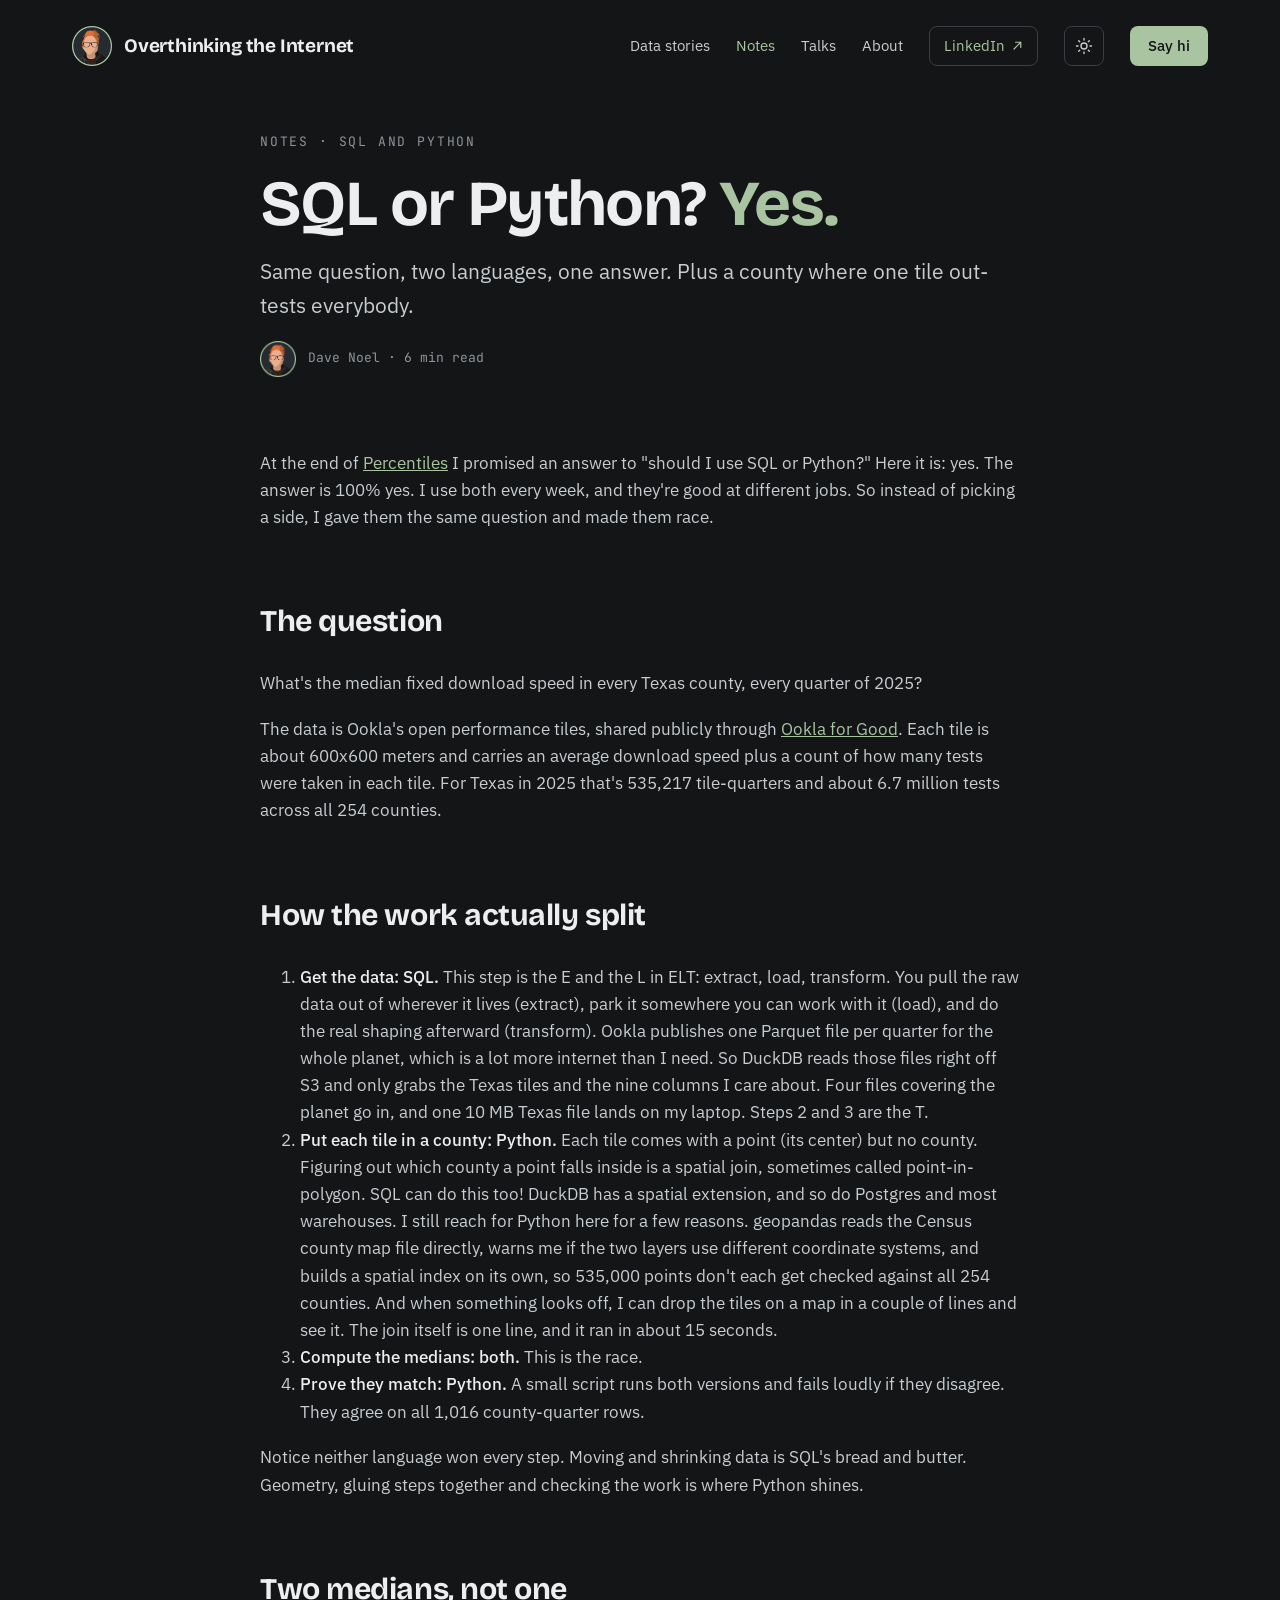
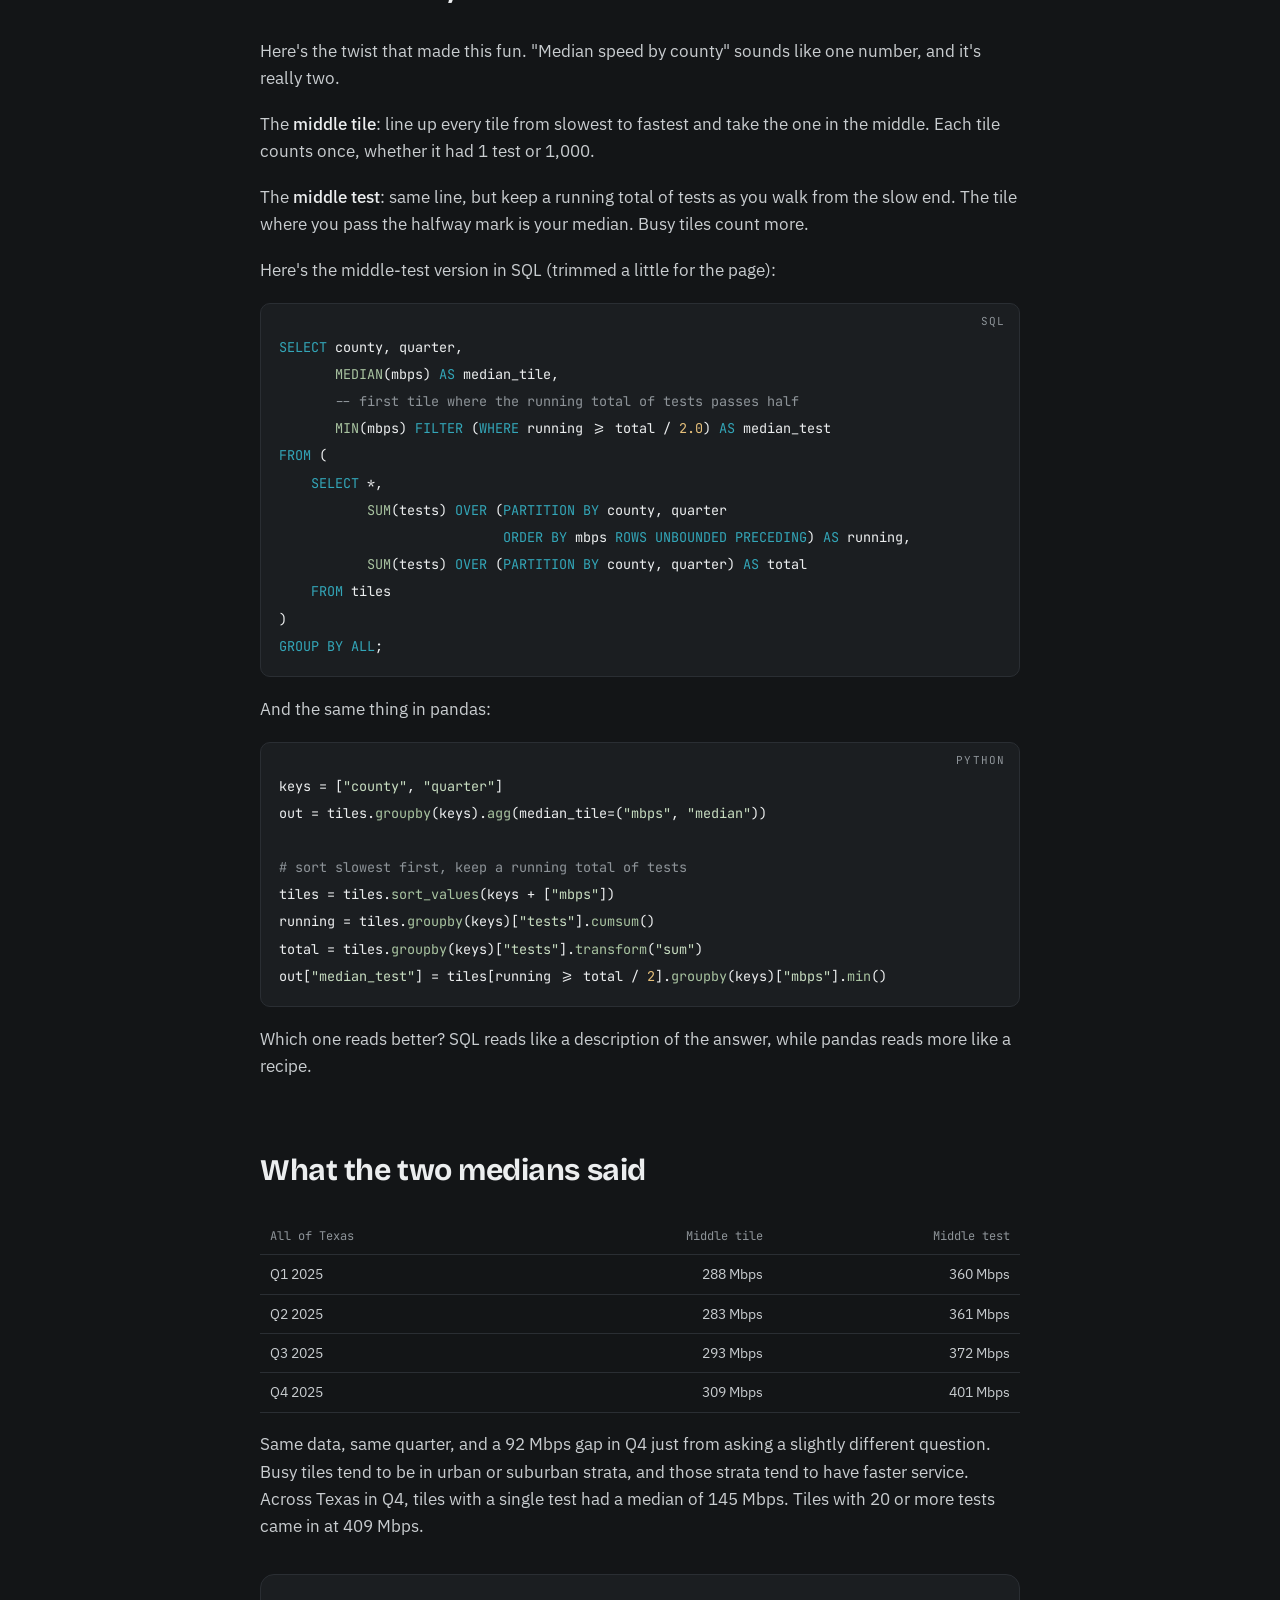
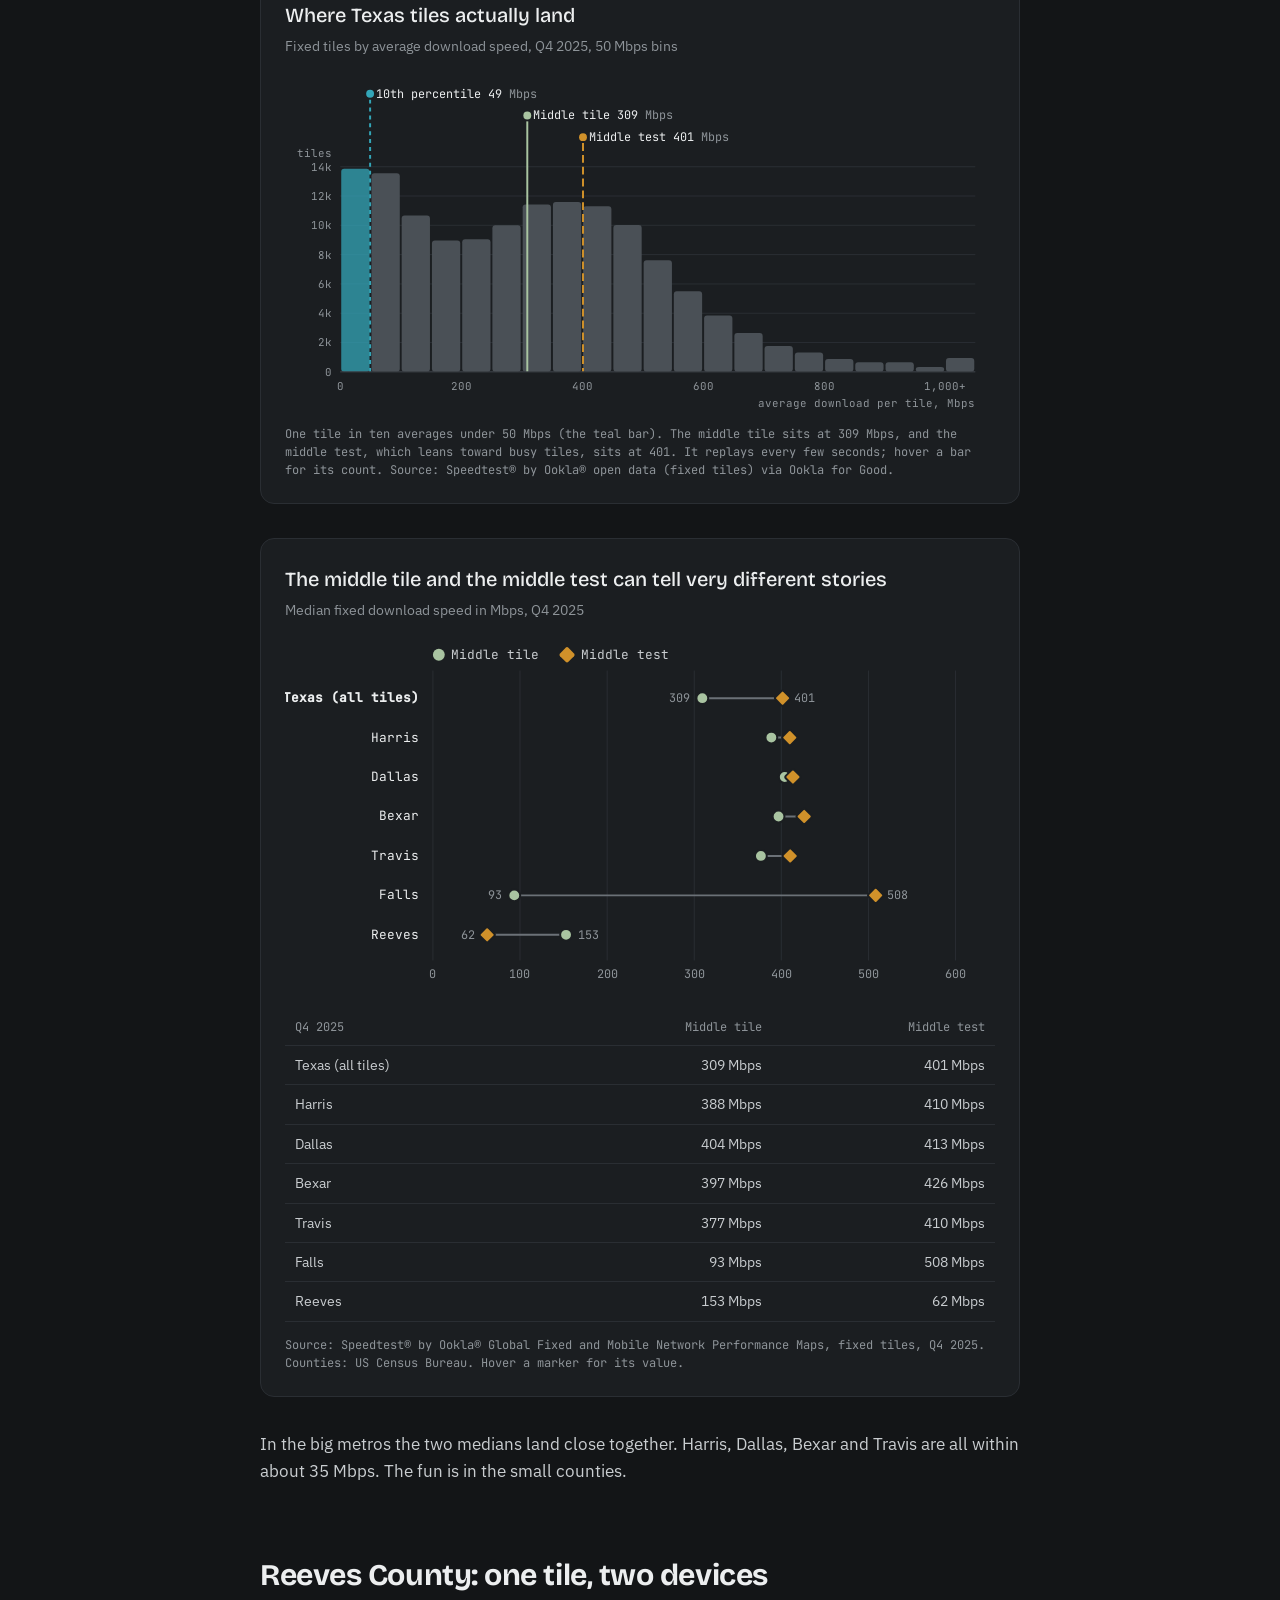
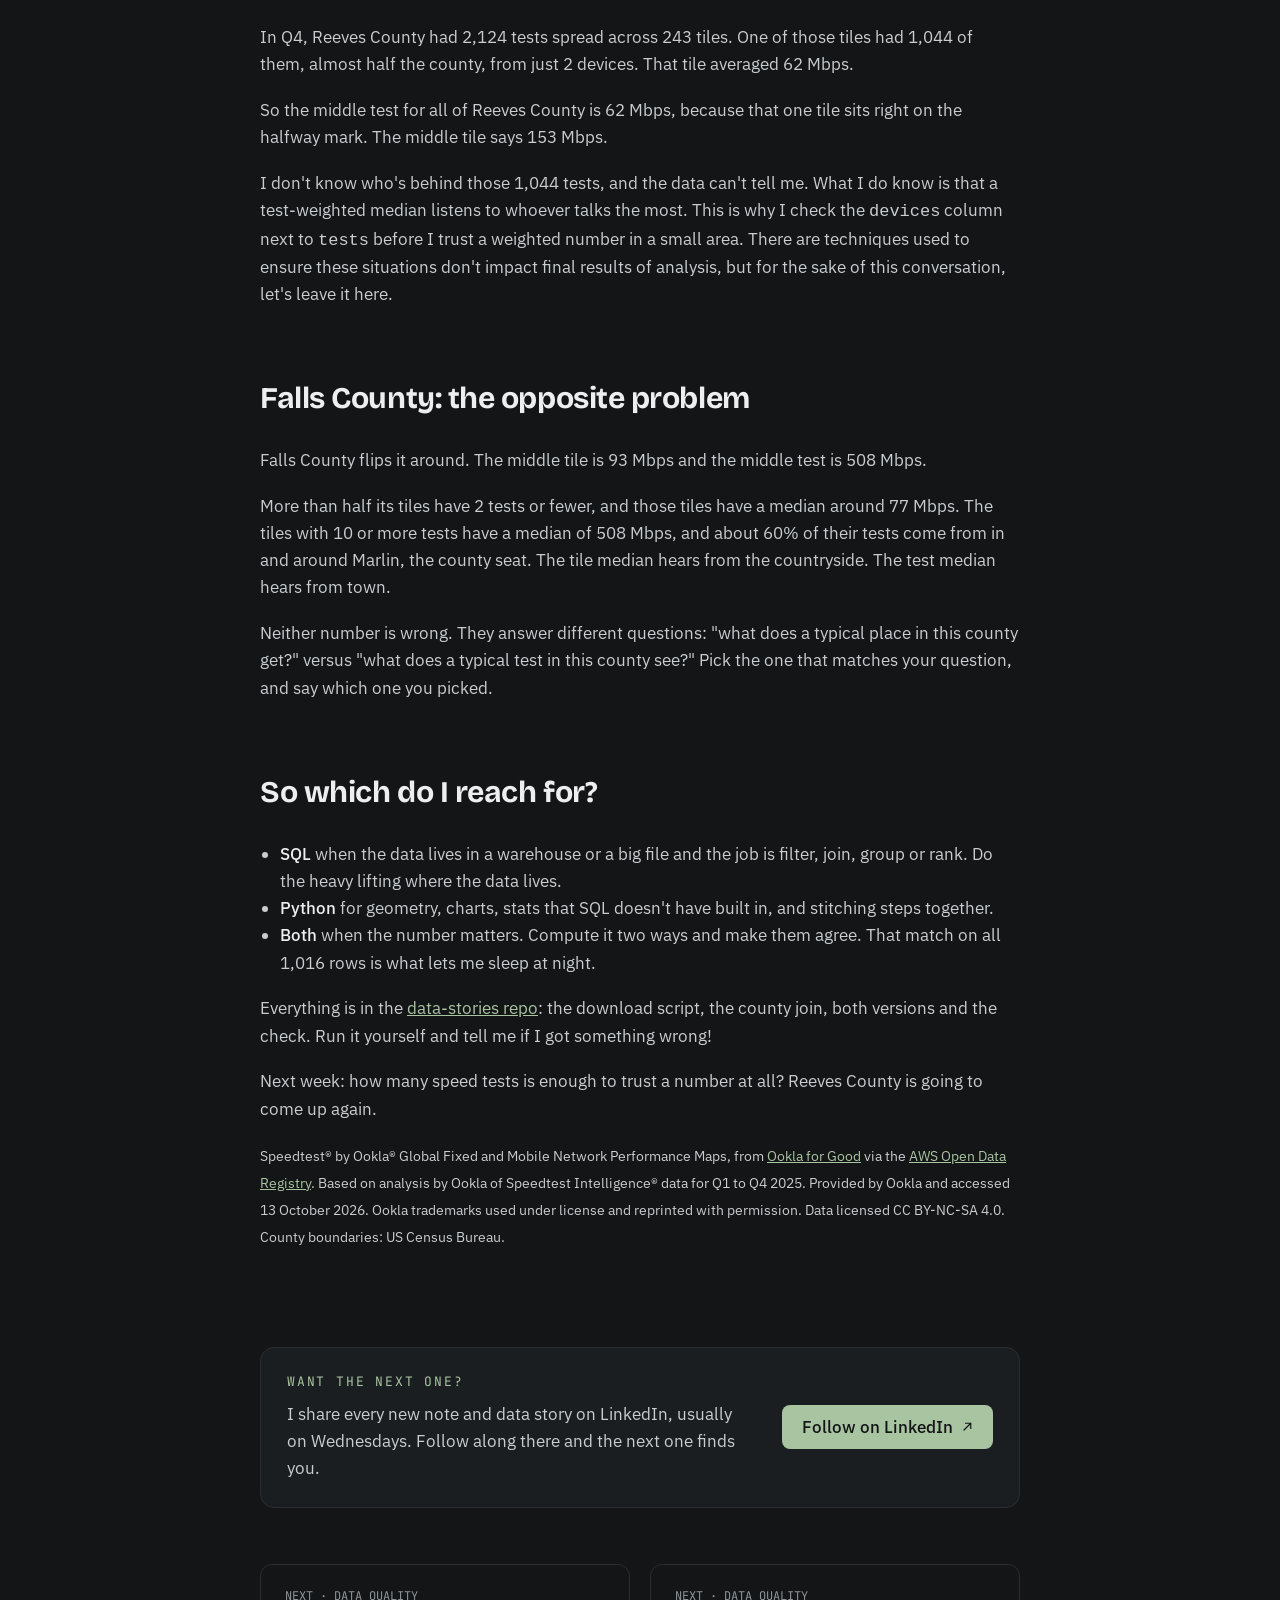
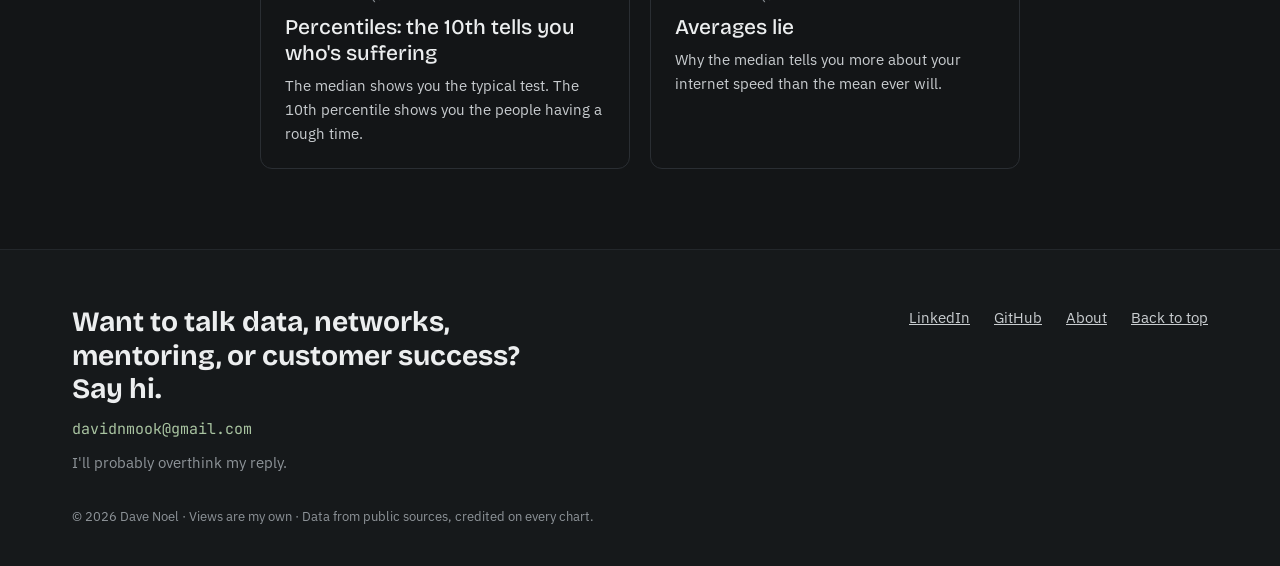
<file: notes/sql-or-python.html>
<!doctype html>
<html lang="en">
<head>
<meta charset="utf-8">
<meta name="viewport" content="width=device-width, initial-scale=1">
<title>SQL or Python? Yes. · Dave Noel</title>
<meta name="description" content="Same question, two languages, one answer. Median Texas download speeds by county, computed in DuckDB SQL and in pandas, and a county where one tile outvoted everybody.">
<link rel="canonical" href="https://davenoel.me/notes/sql-or-python.html">
<meta property="og:type" content="website">
<meta property="og:site_name" content="Overthinking the Internet">
<meta property="og:title" content="SQL or Python? Yes. · Dave Noel">
<meta property="og:description" content="Same question, two languages, one answer. Median Texas download speeds by county, computed in DuckDB SQL and in pandas, and a county where one tile outvoted everybody.">
<meta property="og:url" content="https://davenoel.me/notes/sql-or-python.html">
<meta property="og:image" content="https://davenoel.me/assets/img/og/og-default.png">
<meta property="og:image:width" content="1200">
<meta property="og:image:height" content="630">
<meta name="twitter:card" content="summary_large_image">
<meta name="theme-color" content="#131517">
<link rel="icon" href="../favicon.ico" sizes="any">
<link rel="icon" type="image/png" sizes="32x32" href="../assets/img/favicon-32.png">
<link rel="apple-touch-icon" href="../apple-touch-icon.png">
<link rel="preload" href="../assets/fonts/bricolage-grotesque-latin-700-normal.woff2" as="font" type="font/woff2" crossorigin>
<script>try{if(localStorage.getItem('theme')==='light')document.documentElement.setAttribute('data-theme','light')}catch(e){}</script>
<link rel="stylesheet" href="../assets/css/site.css?v=20261018a">
<!-- PostHog: product analytics, web analytics, session replay, experiments -->
<script async src="https://us-assets.i.posthog.com/static/array.js" onload="window.posthog&&posthog.init('phc_wPRDMiWxnPrd356Rk4mPPCwphxNJaoqS666aZrGCzYdj',{api_host:'https://us.i.posthog.com',person_profiles:'identified_only'})"></script>
</head>
<body>
<header id="top"><nav class="wrap nav" aria-label="Main">
<a class="brand" href="../"><img src="../assets/img/avatar-ring.png" alt="" width="40" height="40"><span>Overthinking the Internet</span></a>
<div class="nav-links">
<a href="../index.html#stories">Data stories</a>
<a href="../index.html#notes" aria-current="page">Notes</a>
<a href="../talks.html">Talks</a>
<a href="../about.html">About</a>
<a class="nav-social" href="https://www.linkedin.com/in/noeldave" target="_blank" rel="me noopener" aria-label="Dave Noel on LinkedIn (opens in a new tab)">LinkedIn<svg viewBox="0 0 16 16" fill="none" stroke="currentColor" stroke-width="1.6" stroke-linecap="round" stroke-linejoin="round" aria-hidden="true"><path d="M6 3h7v7M13 3L4 12"/></svg></a>
<button class="theme-toggle" type="button" aria-label="Switch to light mode" aria-pressed="false"><svg class="sun" viewBox="0 0 24 24" fill="none" stroke="currentColor" stroke-width="1.8" stroke-linecap="round" aria-hidden="true"><circle cx="12" cy="12" r="4"/><path d="M12 2v2M12 20v2M4.9 4.9l1.4 1.4M17.7 17.7l1.4 1.4M2 12h2M20 12h2M4.9 19.1l1.4-1.4M17.7 6.3l1.4-1.4"/></svg><svg class="moon" viewBox="0 0 24 24" fill="none" stroke="currentColor" stroke-width="1.8" stroke-linecap="round" stroke-linejoin="round" aria-hidden="true"><path d="M20 14.5A8 8 0 0 1 9.5 4a8 8 0 1 0 10.5 10.5z"/></svg></button>
<a class="btn btn-primary" href="#contact">Say hi</a>
</div>
</nav></header>
<main class="wrap reading">
<div class="article-head">
<div class="eyebrow">Notes · SQL and Python</div>
<h1>SQL or Python? <em>Yes.</em></h1>
<p class="dek">Same question, two languages, one answer. Plus a county where one tile out-tests everybody.</p>
<div class="byline"><img src="../assets/img/avatar-ring.png" alt="" width="36" height="36"><span>Dave Noel · 6 min read</span></div>
</div>

<article class="prose">
<p>At the end of <a href="percentiles.html">Percentiles</a> I promised an answer to "should I use SQL or Python?" Here it is: yes. The answer is 100% yes. I use both every week, and they're good at different jobs. So instead of picking a side, I gave them the same question and made them race.</p>

<h2>The question</h2>
<p>What's the median fixed download speed in every Texas county, every quarter of 2025?</p>
<p>The data is Ookla's open performance tiles, shared publicly through <a href="https://www.ookla.com/ookla-for-good/open-data">Ookla for Good</a>. Each tile is about 600x600 meters and carries an average download speed plus a count of how many tests were taken in each tile. For Texas in 2025 that's 535,217 tile-quarters and about 6.7 million tests across all 254 counties.</p>

<h2>How the work actually split</h2>
<ol>
<li><strong>Get the data: SQL.</strong> This step is the E and the L in ELT: extract, load, transform. You pull the raw data out of wherever it lives (extract), park it somewhere you can work with it (load), and do the real shaping afterward (transform). Ookla publishes one Parquet file per quarter for the whole planet, which is a lot more internet than I need. So DuckDB reads those files right off S3 and only grabs the Texas tiles and the nine columns I care about. Four files covering the planet go in, and one 10 MB Texas file lands on my laptop. Steps 2 and 3 are the T.</li>
<li><strong>Put each tile in a county: Python.</strong> Each tile comes with a point (its center) but no county. Figuring out which county a point falls inside is a spatial join, sometimes called point-in-polygon. SQL can do this too! DuckDB has a spatial extension, and so do Postgres and most warehouses. I still reach for Python here for a few reasons. geopandas reads the Census county map file directly, warns me if the two layers use different coordinate systems, and builds a spatial index on its own, so 535,000 points don't each get checked against all 254 counties. And when something looks off, I can drop the tiles on a map in a couple of lines and see it. The join itself is one line, and it ran in about 15 seconds.</li>
<li><strong>Compute the medians: both.</strong> This is the race.</li>
<li><strong>Prove they match: Python.</strong> A small script runs both versions and fails loudly if they disagree. They agree on all 1,016 county-quarter rows.</li>
</ol>
<p>Notice neither language won every step. Moving and shrinking data is SQL's bread and butter. Geometry, gluing steps together and checking the work is where Python shines.</p>

<h2>Two medians, not one</h2>
<p>Here's the twist that made this fun. "Median speed by county" sounds like one number, and it's really two.</p>
<p>The <strong>middle tile</strong>: line up every tile from slowest to fastest and take the one in the middle. Each tile counts once, whether it had 1 test or 1,000.</p>
<p>The <strong>middle test</strong>: same line, but keep a running total of tests as you walk from the slow end. The tile where you pass the halfway mark is your median. Busy tiles count more.</p>
<p>Here's the middle-test version in SQL (trimmed a little for the page):</p>
<pre class="code" data-lang="SQL"><code><span class="tk-k">SELECT</span> county, quarter,
       <span class="tk-f">MEDIAN</span>(mbps) <span class="tk-k">AS</span> median_tile,
       <span class="tk-p">-- first tile where the running total of tests passes half</span>
       <span class="tk-f">MIN</span>(mbps) <span class="tk-k">FILTER</span> (<span class="tk-k">WHERE</span> running &gt;= total / <span class="tk-n">2.0</span>) <span class="tk-k">AS</span> median_test
<span class="tk-k">FROM</span> (
    <span class="tk-k">SELECT</span> *,
           <span class="tk-f">SUM</span>(tests) <span class="tk-k">OVER</span> (<span class="tk-k">PARTITION BY</span> county, quarter
                            <span class="tk-k">ORDER BY</span> mbps <span class="tk-k">ROWS UNBOUNDED PRECEDING</span>) <span class="tk-k">AS</span> running,
           <span class="tk-f">SUM</span>(tests) <span class="tk-k">OVER</span> (<span class="tk-k">PARTITION BY</span> county, quarter) <span class="tk-k">AS</span> total
    <span class="tk-k">FROM</span> tiles
)
<span class="tk-k">GROUP BY ALL</span>;</code></pre>
<p>And the same thing in pandas:</p>
<pre class="code" data-lang="Python"><code>keys = [<span class="tk-s">"county"</span>, <span class="tk-s">"quarter"</span>]
out = tiles.<span class="tk-f">groupby</span>(keys).<span class="tk-f">agg</span>(median_tile=(<span class="tk-s">"mbps"</span>, <span class="tk-s">"median"</span>))

<span class="tk-p"># sort slowest first, keep a running total of tests</span>
tiles = tiles.<span class="tk-f">sort_values</span>(keys + [<span class="tk-s">"mbps"</span>])
running = tiles.<span class="tk-f">groupby</span>(keys)[<span class="tk-s">"tests"</span>].<span class="tk-f">cumsum</span>()
total = tiles.<span class="tk-f">groupby</span>(keys)[<span class="tk-s">"tests"</span>].<span class="tk-f">transform</span>(<span class="tk-s">"sum"</span>)
out[<span class="tk-s">"median_test"</span>] = tiles[running &gt;= total / <span class="tk-n">2</span>].<span class="tk-f">groupby</span>(keys)[<span class="tk-s">"mbps"</span>].<span class="tk-f">min</span>()</code></pre>
<p>Which one reads better? SQL reads like a description of the answer, while pandas reads more like a recipe.</p>

<h2>What the two medians said</h2>
<table class="data">
<thead><tr><th>All of Texas</th><th>Middle tile</th><th>Middle test</th></tr></thead>
<tbody>
<tr><td>Q1 2025</td><td>288 Mbps</td><td>360 Mbps</td></tr>
<tr><td>Q2 2025</td><td>283 Mbps</td><td>361 Mbps</td></tr>
<tr><td>Q3 2025</td><td>293 Mbps</td><td>372 Mbps</td></tr>
<tr><td>Q4 2025</td><td>309 Mbps</td><td>401 Mbps</td></tr>
</tbody>
</table>
<p>Same data, same quarter, and a 92 Mbps gap in Q4 just from asking a slightly different question. Busy tiles tend to be in urban or suburban strata, and those strata tend to have faster service. Across Texas in Q4, tiles with a single test had a median of 145 Mbps. Tiles with 20 or more tests came in at 409 Mbps.</p>

<figure class="figure">
<h3>Where Texas tiles actually land</h3>
<p class="sub">Fixed tiles by average download speed, Q4 2025, 50 Mbps bins</p>
<div class="chart hist-anim" id="hist-chart"><svg class="d-only" viewBox="0 0 720 340" role="img" aria-labelledby="hs-t"><title id="hs-t">Histogram of 136,555 Texas fixed tiles in Q4 2025 by average download speed, in 50 Mbps bins. The 10th percentile is 49 Mbps, the middle tile 309 Mbps and the middle test 401 Mbps.</title>
<line x1="56" x2="700" y1="300.0" y2="300.0" stroke="#2A2E33"/>
<text x="48" y="304.0" font-size="11" fill="#8E9499" text-anchor="end">0</text>
<line x1="56" x2="700" y1="270.3" y2="270.3" stroke="#2A2E33"/>
<text x="48" y="274.3" font-size="11" fill="#8E9499" text-anchor="end">2k</text>
<line x1="56" x2="700" y1="240.6" y2="240.6" stroke="#2A2E33"/>
<text x="48" y="244.6" font-size="11" fill="#8E9499" text-anchor="end">4k</text>
<line x1="56" x2="700" y1="210.9" y2="210.9" stroke="#2A2E33"/>
<text x="48" y="214.9" font-size="11" fill="#8E9499" text-anchor="end">6k</text>
<line x1="56" x2="700" y1="181.1" y2="181.1" stroke="#2A2E33"/>
<text x="48" y="185.1" font-size="11" fill="#8E9499" text-anchor="end">8k</text>
<line x1="56" x2="700" y1="151.4" y2="151.4" stroke="#2A2E33"/>
<text x="48" y="155.4" font-size="11" fill="#8E9499" text-anchor="end">10k</text>
<line x1="56" x2="700" y1="121.7" y2="121.7" stroke="#2A2E33"/>
<text x="48" y="125.7" font-size="11" fill="#8E9499" text-anchor="end">12k</text>
<line x1="56" x2="700" y1="92.0" y2="92.0" stroke="#2A2E33"/>
<text x="48" y="96.0" font-size="11" fill="#8E9499" text-anchor="end">14k</text>
<g class="hist-bar" style="--i:0"><rect x="57.0" y="94.1" width="28.7" height="205.9" rx="3" fill="#33A6B8" fill-opacity="0.75"/><rect x="57.0" y="92" width="28.7" height="208" fill="transparent"/><title>0-50 Mbps: 13,857 tiles</title></g>
<g class="hist-bar" style="--i:1"><rect x="87.7" y="98.6" width="28.7" height="201.4" rx="3" fill="#4A5056"/><rect x="87.7" y="92" width="28.7" height="208" fill="transparent"/><title>50-100 Mbps: 13,553 tiles</title></g>
<g class="hist-bar" style="--i:2"><rect x="118.3" y="141.4" width="28.7" height="158.6" rx="3" fill="#4A5056"/><rect x="118.3" y="92" width="28.7" height="208" fill="transparent"/><title>100-150 Mbps: 10,675 tiles</title></g>
<g class="hist-bar" style="--i:3"><rect x="149.0" y="166.9" width="28.7" height="133.1" rx="3" fill="#4A5056"/><rect x="149.0" y="92" width="28.7" height="208" fill="transparent"/><title>150-200 Mbps: 8,956 tiles</title></g>
<g class="hist-bar" style="--i:4"><rect x="179.7" y="165.6" width="28.7" height="134.4" rx="3" fill="#4A5056"/><rect x="179.7" y="92" width="28.7" height="208" fill="transparent"/><title>200-250 Mbps: 9,045 tiles</title></g>
<g class="hist-bar" style="--i:5"><rect x="210.3" y="151.3" width="28.7" height="148.7" rx="3" fill="#4A5056"/><rect x="210.3" y="92" width="28.7" height="208" fill="transparent"/><title>250-300 Mbps: 10,011 tiles</title></g>
<g class="hist-bar" style="--i:6"><rect x="241.0" y="130.2" width="28.7" height="169.8" rx="3" fill="#4A5056"/><rect x="241.0" y="92" width="28.7" height="208" fill="transparent"/><title>300-350 Mbps: 11,430 tiles</title></g>
<g class="hist-bar" style="--i:7"><rect x="271.7" y="127.9" width="28.7" height="172.1" rx="3" fill="#4A5056"/><rect x="271.7" y="92" width="28.7" height="208" fill="transparent"/><title>350-400 Mbps: 11,583 tiles</title></g>
<g class="hist-bar" style="--i:8"><rect x="302.3" y="132.0" width="28.7" height="168.0" rx="3" fill="#4A5056"/><rect x="302.3" y="92" width="28.7" height="208" fill="transparent"/><title>400-450 Mbps: 11,307 tiles</title></g>
<g class="hist-bar" style="--i:9"><rect x="333.0" y="151.2" width="28.7" height="148.8" rx="3" fill="#4A5056"/><rect x="333.0" y="92" width="28.7" height="208" fill="transparent"/><title>450-500 Mbps: 10,013 tiles</title></g>
<g class="hist-bar" style="--i:10"><rect x="363.7" y="186.8" width="28.7" height="113.2" rx="3" fill="#4A5056"/><rect x="363.7" y="92" width="28.7" height="208" fill="transparent"/><title>500-550 Mbps: 7,616 tiles</title></g>
<g class="hist-bar" style="--i:11"><rect x="394.3" y="218.4" width="28.7" height="81.6" rx="3" fill="#4A5056"/><rect x="394.3" y="92" width="28.7" height="208" fill="transparent"/><title>550-600 Mbps: 5,491 tiles</title></g>
<g class="hist-bar" style="--i:12"><rect x="425.0" y="243.0" width="28.7" height="57.0" rx="3" fill="#4A5056"/><rect x="425.0" y="92" width="28.7" height="208" fill="transparent"/><title>600-650 Mbps: 3,836 tiles</title></g>
<g class="hist-bar" style="--i:13"><rect x="455.7" y="260.6" width="28.7" height="39.4" rx="3" fill="#4A5056"/><rect x="455.7" y="92" width="28.7" height="208" fill="transparent"/><title>650-700 Mbps: 2,653 tiles</title></g>
<g class="hist-bar" style="--i:14"><rect x="486.3" y="273.7" width="28.7" height="26.3" rx="3" fill="#4A5056"/><rect x="486.3" y="92" width="28.7" height="208" fill="transparent"/><title>700-750 Mbps: 1,770 tiles</title></g>
<g class="hist-bar" style="--i:15"><rect x="517.0" y="280.5" width="28.7" height="19.5" rx="3" fill="#4A5056"/><rect x="517.0" y="92" width="28.7" height="208" fill="transparent"/><title>750-800 Mbps: 1,310 tiles</title></g>
<g class="hist-bar" style="--i:16"><rect x="547.7" y="287.1" width="28.7" height="12.9" rx="3" fill="#4A5056"/><rect x="547.7" y="92" width="28.7" height="208" fill="transparent"/><title>800-850 Mbps: 867 tiles</title></g>
<g class="hist-bar" style="--i:17"><rect x="578.3" y="290.2" width="28.7" height="9.8" rx="3" fill="#4A5056"/><rect x="578.3" y="92" width="28.7" height="208" fill="transparent"/><title>850-900 Mbps: 657 tiles</title></g>
<g class="hist-bar" style="--i:18"><rect x="609.0" y="290.3" width="28.7" height="9.7" rx="3" fill="#4A5056"/><rect x="609.0" y="92" width="28.7" height="208" fill="transparent"/><title>900-950 Mbps: 654 tiles</title></g>
<g class="hist-bar" style="--i:19"><rect x="639.7" y="295.1" width="28.7" height="4.9" rx="3" fill="#4A5056"/><rect x="639.7" y="92" width="28.7" height="208" fill="transparent"/><title>950-1000 Mbps: 333 tiles</title></g>
<g class="hist-bar" style="--i:20"><rect x="670.3" y="286.1" width="28.7" height="13.9" rx="3" fill="#4A5056"/><rect x="670.3" y="92" width="28.7" height="208" fill="transparent"/><title>1,000+ Mbps: 938 tiles</title></g>
<text x="56.0" y="318" font-size="11" fill="#8E9499" text-anchor="middle">0</text>
<text x="178.7" y="318" font-size="11" fill="#8E9499" text-anchor="middle">200</text>
<text x="301.3" y="318" font-size="11" fill="#8E9499" text-anchor="middle">400</text>
<text x="424.0" y="318" font-size="11" fill="#8E9499" text-anchor="middle">600</text>
<text x="546.7" y="318" font-size="11" fill="#8E9499" text-anchor="middle">800</text>
<text x="669.3" y="318" font-size="11" fill="#8E9499" text-anchor="middle">1,000+</text>
<text x="700" y="336" font-size="11" fill="#8E9499" text-anchor="end">average download per tile, Mbps</text>
<text x="48" y="82" font-size="11" fill="#8E9499" text-anchor="end">tiles</text>
<g class="hist-mark hist-p10"><line x1="86.3" x2="86.3" y1="24" y2="300" stroke="#33A6B8" stroke-width="2" stroke-dasharray="4 4"/><text x="92.3" y="22" font-size="12" fill="#ECEEEF">10th percentile 49 <tspan fill="#8E9499">Mbps</tspan></text><circle cx="86.3" cy="18" r="4" fill="#33A6B8"/></g>
<g class="hist-mark hist-med"><line x1="245.7" x2="245.7" y1="46" y2="300" stroke="#A9C4A1" stroke-width="2"/><text x="251.7" y="44" font-size="12" fill="#ECEEEF">Middle tile 309 <tspan fill="#8E9499">Mbps</tspan></text><circle cx="245.7" cy="40" r="4" fill="#A9C4A1"/></g>
<g class="hist-mark hist-test"><line x1="302.2" x2="302.2" y1="68" y2="300" stroke="#D0912A" stroke-width="2" stroke-dasharray="8 4"/><text x="308.2" y="66" font-size="12" fill="#ECEEEF">Middle test 401 <tspan fill="#8E9499">Mbps</tspan></text><circle cx="302.2" cy="62" r="4" fill="#D0912A"/></g>
<line x1="56" x2="700" y1="300" y2="300" stroke="#3A3F45"/>
</svg>
<svg class="m-only" viewBox="0 0 360 346" role="img" aria-labelledby="hs-t-m"><title id="hs-t-m">Histogram of 136,555 Texas fixed tiles in Q4 2025 by average download speed, in 50 Mbps bins. The 10th percentile is 49 Mbps, the middle tile 309 Mbps and the middle test 401 Mbps.</title>
<line x1="38" x2="350" y1="300.0" y2="300.0" stroke="#2A2E33"/>
<text x="33" y="304.0" font-size="12" fill="#8E9499" text-anchor="end">0</text>
<line x1="38" x2="350" y1="242.9" y2="242.9" stroke="#2A2E33"/>
<text x="33" y="246.9" font-size="12" fill="#8E9499" text-anchor="end">4k</text>
<line x1="38" x2="350" y1="185.7" y2="185.7" stroke="#2A2E33"/>
<text x="33" y="189.7" font-size="12" fill="#8E9499" text-anchor="end">8k</text>
<line x1="38" x2="350" y1="128.6" y2="128.6" stroke="#2A2E33"/>
<text x="33" y="132.6" font-size="12" fill="#8E9499" text-anchor="end">12k</text>
<text x="2" y="90" font-size="12" fill="#8E9499">tiles</text>
<g class="hist-bar" style="--i:0"><rect x="38.5" y="102.0" width="13.9" height="198.0" rx="2" fill="#33A6B8" fill-opacity="0.75"/><rect x="38.5" y="100" width="13.9" height="200" fill="transparent"/><title>0-50 Mbps: 13,857 tiles</title></g>
<g class="hist-bar" style="--i:1"><rect x="53.4" y="106.4" width="13.9" height="193.6" rx="2" fill="#4A5056"/><rect x="53.4" y="100" width="13.9" height="200" fill="transparent"/><title>50-100 Mbps: 13,553 tiles</title></g>
<g class="hist-bar" style="--i:2"><rect x="68.2" y="147.5" width="13.9" height="152.5" rx="2" fill="#4A5056"/><rect x="68.2" y="100" width="13.9" height="200" fill="transparent"/><title>100-150 Mbps: 10,675 tiles</title></g>
<g class="hist-bar" style="--i:3"><rect x="83.1" y="172.1" width="13.9" height="127.9" rx="2" fill="#4A5056"/><rect x="83.1" y="100" width="13.9" height="200" fill="transparent"/><title>150-200 Mbps: 8,956 tiles</title></g>
<g class="hist-bar" style="--i:4"><rect x="97.9" y="170.8" width="13.9" height="129.2" rx="2" fill="#4A5056"/><rect x="97.9" y="100" width="13.9" height="200" fill="transparent"/><title>200-250 Mbps: 9,045 tiles</title></g>
<g class="hist-bar" style="--i:5"><rect x="112.8" y="157.0" width="13.9" height="143.0" rx="2" fill="#4A5056"/><rect x="112.8" y="100" width="13.9" height="200" fill="transparent"/><title>250-300 Mbps: 10,011 tiles</title></g>
<g class="hist-bar" style="--i:6"><rect x="127.6" y="136.7" width="13.9" height="163.3" rx="2" fill="#4A5056"/><rect x="127.6" y="100" width="13.9" height="200" fill="transparent"/><title>300-350 Mbps: 11,430 tiles</title></g>
<g class="hist-bar" style="--i:7"><rect x="142.5" y="134.5" width="13.9" height="165.5" rx="2" fill="#4A5056"/><rect x="142.5" y="100" width="13.9" height="200" fill="transparent"/><title>350-400 Mbps: 11,583 tiles</title></g>
<g class="hist-bar" style="--i:8"><rect x="157.4" y="138.5" width="13.9" height="161.5" rx="2" fill="#4A5056"/><rect x="157.4" y="100" width="13.9" height="200" fill="transparent"/><title>400-450 Mbps: 11,307 tiles</title></g>
<g class="hist-bar" style="--i:9"><rect x="172.2" y="157.0" width="13.9" height="143.0" rx="2" fill="#4A5056"/><rect x="172.2" y="100" width="13.9" height="200" fill="transparent"/><title>450-500 Mbps: 10,013 tiles</title></g>
<g class="hist-bar" style="--i:10"><rect x="187.1" y="191.2" width="13.9" height="108.8" rx="2" fill="#4A5056"/><rect x="187.1" y="100" width="13.9" height="200" fill="transparent"/><title>500-550 Mbps: 7,616 tiles</title></g>
<g class="hist-bar" style="--i:11"><rect x="201.9" y="221.6" width="13.9" height="78.4" rx="2" fill="#4A5056"/><rect x="201.9" y="100" width="13.9" height="200" fill="transparent"/><title>550-600 Mbps: 5,491 tiles</title></g>
<g class="hist-bar" style="--i:12"><rect x="216.8" y="245.2" width="13.9" height="54.8" rx="2" fill="#4A5056"/><rect x="216.8" y="100" width="13.9" height="200" fill="transparent"/><title>600-650 Mbps: 3,836 tiles</title></g>
<g class="hist-bar" style="--i:13"><rect x="231.6" y="262.1" width="13.9" height="37.9" rx="2" fill="#4A5056"/><rect x="231.6" y="100" width="13.9" height="200" fill="transparent"/><title>650-700 Mbps: 2,653 tiles</title></g>
<g class="hist-bar" style="--i:14"><rect x="246.5" y="274.7" width="13.9" height="25.3" rx="2" fill="#4A5056"/><rect x="246.5" y="100" width="13.9" height="200" fill="transparent"/><title>700-750 Mbps: 1,770 tiles</title></g>
<g class="hist-bar" style="--i:15"><rect x="261.4" y="281.3" width="13.9" height="18.7" rx="2" fill="#4A5056"/><rect x="261.4" y="100" width="13.9" height="200" fill="transparent"/><title>750-800 Mbps: 1,310 tiles</title></g>
<g class="hist-bar" style="--i:16"><rect x="276.2" y="287.6" width="13.9" height="12.4" rx="2" fill="#4A5056"/><rect x="276.2" y="100" width="13.9" height="200" fill="transparent"/><title>800-850 Mbps: 867 tiles</title></g>
<g class="hist-bar" style="--i:17"><rect x="291.1" y="290.6" width="13.9" height="9.4" rx="2" fill="#4A5056"/><rect x="291.1" y="100" width="13.9" height="200" fill="transparent"/><title>850-900 Mbps: 657 tiles</title></g>
<g class="hist-bar" style="--i:18"><rect x="305.9" y="290.7" width="13.9" height="9.3" rx="2" fill="#4A5056"/><rect x="305.9" y="100" width="13.9" height="200" fill="transparent"/><title>900-950 Mbps: 654 tiles</title></g>
<g class="hist-bar" style="--i:19"><rect x="320.8" y="295.2" width="13.9" height="4.8" rx="2" fill="#4A5056"/><rect x="320.8" y="100" width="13.9" height="200" fill="transparent"/><title>950-1000 Mbps: 333 tiles</title></g>
<g class="hist-bar" style="--i:20"><rect x="335.6" y="286.6" width="13.9" height="13.4" rx="2" fill="#4A5056"/><rect x="335.6" y="100" width="13.9" height="200" fill="transparent"/><title>1,000+ Mbps: 938 tiles</title></g>
<text x="38.0" y="318" font-size="12" fill="#8E9499" text-anchor="middle">0</text>
<text x="97.4" y="318" font-size="12" fill="#8E9499" text-anchor="middle">200</text>
<text x="156.9" y="318" font-size="12" fill="#8E9499" text-anchor="middle">400</text>
<text x="216.3" y="318" font-size="12" fill="#8E9499" text-anchor="middle">600</text>
<text x="275.7" y="318" font-size="12" fill="#8E9499" text-anchor="middle">800</text>
<text x="335.1" y="318" font-size="12" fill="#8E9499" text-anchor="middle">1,000+</text>
<text x="350" y="338" font-size="12" fill="#8E9499" text-anchor="end">average download per tile, Mbps</text>
<g class="hist-mark hist-p10"><line x1="52.7" x2="52.7" y1="24" y2="300" stroke="#33A6B8" stroke-width="2" stroke-dasharray="4 4"/><text x="60.7" y="23" font-size="13" fill="#ECEEEF" stroke="#1B1E21" stroke-width="4" stroke-linejoin="round" paint-order="stroke">10th percentile 49 <tspan fill="#8E9499">Mbps</tspan></text><circle cx="52.7" cy="18" r="4" fill="#33A6B8"/></g>
<g class="hist-mark hist-med"><line x1="129.9" x2="129.9" y1="50" y2="300" stroke="#A9C4A1" stroke-width="2"/><text x="137.9" y="49" font-size="13" fill="#ECEEEF" stroke="#1B1E21" stroke-width="4" stroke-linejoin="round" paint-order="stroke">Middle tile 309 <tspan fill="#8E9499">Mbps</tspan></text><circle cx="129.9" cy="44" r="4" fill="#A9C4A1"/></g>
<g class="hist-mark hist-test"><line x1="157.3" x2="157.3" y1="76" y2="300" stroke="#D0912A" stroke-width="2" stroke-dasharray="8 4"/><text x="165.3" y="75" font-size="13" fill="#ECEEEF" stroke="#1B1E21" stroke-width="4" stroke-linejoin="round" paint-order="stroke">Middle test 401 <tspan fill="#8E9499">Mbps</tspan></text><circle cx="157.3" cy="70" r="4" fill="#D0912A"/></g>
<line x1="38" x2="350" y1="300" y2="300" stroke="#3A3F45"/>
</svg></div>
<figcaption>One tile in ten averages under 50 Mbps (the teal bar). The middle tile sits at 309 Mbps, and the middle test, which leans toward busy tiles, sits at 401. It replays every few seconds; hover a bar for its count. Source: Speedtest&reg; by Ookla&reg; open data (fixed tiles) via Ookla for Good.</figcaption>
</figure>

<figure class="figure">
<h3>The middle tile and the middle test can tell very different stories</h3>
<p class="sub">Median fixed download speed in Mbps, Q4 2025</p>
<div class="chart"><svg class="d-only" viewBox="0 0 720 356" role="img" aria-labelledby="sp-t"><title id="sp-t">Q4 2025 median download speed, middle tile versus middle test, for Texas and six counties. Values are listed in the table below the chart.</title>
<line x1="150.0" x2="150.0" y1="32" y2="326" stroke="#2A2E33" stroke-width="1"/>
<text x="150.0" y="344" font-size="12" fill="#8E9499" text-anchor="middle">0</text>
<line x1="238.3" x2="238.3" y1="32" y2="326" stroke="#2A2E33" stroke-width="1"/>
<text x="238.3" y="344" font-size="12" fill="#8E9499" text-anchor="middle">100</text>
<line x1="326.7" x2="326.7" y1="32" y2="326" stroke="#2A2E33" stroke-width="1"/>
<text x="326.7" y="344" font-size="12" fill="#8E9499" text-anchor="middle">200</text>
<line x1="415.0" x2="415.0" y1="32" y2="326" stroke="#2A2E33" stroke-width="1"/>
<text x="415.0" y="344" font-size="12" fill="#8E9499" text-anchor="middle">300</text>
<line x1="503.3" x2="503.3" y1="32" y2="326" stroke="#2A2E33" stroke-width="1"/>
<text x="503.3" y="344" font-size="12" fill="#8E9499" text-anchor="middle">400</text>
<line x1="591.7" x2="591.7" y1="32" y2="326" stroke="#2A2E33" stroke-width="1"/>
<text x="591.7" y="344" font-size="12" fill="#8E9499" text-anchor="middle">500</text>
<line x1="680.0" x2="680.0" y1="32" y2="326" stroke="#2A2E33" stroke-width="1"/>
<text x="680.0" y="344" font-size="12" fill="#8E9499" text-anchor="middle">600</text>
<circle cx="156" cy="16" r="6" fill="#A9C4A1"/><text x="168" y="20" font-size="13" fill="#C9CDD0">Middle tile</text>
<rect x="280" y="10" width="12" height="12" rx="2" fill="#D0912A" transform="rotate(45 286 16)"/><text x="300" y="20" font-size="13" fill="#C9CDD0">Middle test</text>
<text x="136" y="64" font-size="13" fill="#ECEEEF" font-weight="600" text-anchor="end">Texas (all tiles)</text>
<line x1="423.2" x2="504.6" y1="60" y2="60" stroke="#6B7177" stroke-width="2" stroke-linecap="round"/>
<g class="dot"><circle cx="423.2" cy="60" r="12" fill="transparent"/><circle cx="423.2" cy="60" r="6" fill="#A9C4A1" stroke="#1B1E21" stroke-width="2"/><title>Texas (all tiles): middle tile 309 Mbps</title></g>
<g class="dot"><rect x="492.6" y="48" width="24" height="24" fill="transparent"/><rect x="498.6" y="54" width="12" height="12" rx="2" fill="#D0912A" stroke="#1B1E21" stroke-width="2" transform="rotate(45 504.6 60)"/><title>Texas (all tiles): middle test 401 Mbps</title></g>
<text x="411.2" y="64" font-size="12" fill="#8E9499" text-anchor="end">309</text>
<text x="516.6" y="64" font-size="12" fill="#8E9499">401</text>
<text x="136" y="104" font-size="13" fill="#ECEEEF" font-weight="400" text-anchor="end">Harris</text>
<line x1="493.2" x2="511.9" y1="100" y2="100" stroke="#6B7177" stroke-width="2" stroke-linecap="round"/>
<g class="dot"><circle cx="493.2" cy="100" r="12" fill="transparent"/><circle cx="493.2" cy="100" r="6" fill="#A9C4A1" stroke="#1B1E21" stroke-width="2"/><title>Harris: middle tile 388 Mbps</title></g>
<g class="dot"><rect x="499.9" y="88" width="24" height="24" fill="transparent"/><rect x="505.9" y="94" width="12" height="12" rx="2" fill="#D0912A" stroke="#1B1E21" stroke-width="2" transform="rotate(45 511.9 100)"/><title>Harris: middle test 410 Mbps</title></g>
<text x="136" y="144" font-size="13" fill="#ECEEEF" font-weight="400" text-anchor="end">Dallas</text>
<line x1="506.8" x2="515.1" y1="140" y2="140" stroke="#6B7177" stroke-width="2" stroke-linecap="round"/>
<g class="dot"><circle cx="506.8" cy="140" r="12" fill="transparent"/><circle cx="506.8" cy="140" r="6" fill="#A9C4A1" stroke="#1B1E21" stroke-width="2"/><title>Dallas: middle tile 404 Mbps</title></g>
<g class="dot"><rect x="503.1" y="128" width="24" height="24" fill="transparent"/><rect x="509.1" y="134" width="12" height="12" rx="2" fill="#D0912A" stroke="#1B1E21" stroke-width="2" transform="rotate(45 515.1 140)"/><title>Dallas: middle test 413 Mbps</title></g>
<text x="136" y="184" font-size="13" fill="#ECEEEF" font-weight="400" text-anchor="end">Bexar</text>
<line x1="500.5" x2="526.5" y1="180" y2="180" stroke="#6B7177" stroke-width="2" stroke-linecap="round"/>
<g class="dot"><circle cx="500.5" cy="180" r="12" fill="transparent"/><circle cx="500.5" cy="180" r="6" fill="#A9C4A1" stroke="#1B1E21" stroke-width="2"/><title>Bexar: middle tile 397 Mbps</title></g>
<g class="dot"><rect x="514.5" y="168" width="24" height="24" fill="transparent"/><rect x="520.5" y="174" width="12" height="12" rx="2" fill="#D0912A" stroke="#1B1E21" stroke-width="2" transform="rotate(45 526.5 180)"/><title>Bexar: middle test 426 Mbps</title></g>
<text x="136" y="224" font-size="13" fill="#ECEEEF" font-weight="400" text-anchor="end">Travis</text>
<line x1="482.6" x2="512.3" y1="220" y2="220" stroke="#6B7177" stroke-width="2" stroke-linecap="round"/>
<g class="dot"><circle cx="482.6" cy="220" r="12" fill="transparent"/><circle cx="482.6" cy="220" r="6" fill="#A9C4A1" stroke="#1B1E21" stroke-width="2"/><title>Travis: middle tile 377 Mbps</title></g>
<g class="dot"><rect x="500.3" y="208" width="24" height="24" fill="transparent"/><rect x="506.3" y="214" width="12" height="12" rx="2" fill="#D0912A" stroke="#1B1E21" stroke-width="2" transform="rotate(45 512.3 220)"/><title>Travis: middle test 410 Mbps</title></g>
<text x="136" y="264" font-size="13" fill="#ECEEEF" font-weight="400" text-anchor="end">Falls</text>
<line x1="232.5" x2="599.0" y1="260" y2="260" stroke="#6B7177" stroke-width="2" stroke-linecap="round"/>
<g class="dot"><circle cx="232.5" cy="260" r="12" fill="transparent"/><circle cx="232.5" cy="260" r="6" fill="#A9C4A1" stroke="#1B1E21" stroke-width="2"/><title>Falls: middle tile 93 Mbps</title></g>
<g class="dot"><rect x="587.0" y="248" width="24" height="24" fill="transparent"/><rect x="593.0" y="254" width="12" height="12" rx="2" fill="#D0912A" stroke="#1B1E21" stroke-width="2" transform="rotate(45 599.0 260)"/><title>Falls: middle test 508 Mbps</title></g>
<text x="220.5" y="264" font-size="12" fill="#8E9499" text-anchor="end">93</text>
<text x="611.0" y="264" font-size="12" fill="#8E9499">508</text>
<text x="136" y="304" font-size="13" fill="#ECEEEF" font-weight="400" text-anchor="end">Reeves</text>
<line x1="205.0" x2="285.0" y1="300" y2="300" stroke="#6B7177" stroke-width="2" stroke-linecap="round"/>
<g class="dot"><circle cx="285.0" cy="300" r="12" fill="transparent"/><circle cx="285.0" cy="300" r="6" fill="#A9C4A1" stroke="#1B1E21" stroke-width="2"/><title>Reeves: middle tile 153 Mbps</title></g>
<g class="dot"><rect x="193.0" y="288" width="24" height="24" fill="transparent"/><rect x="199.0" y="294" width="12" height="12" rx="2" fill="#D0912A" stroke="#1B1E21" stroke-width="2" transform="rotate(45 205.0 300)"/><title>Reeves: middle test 62 Mbps</title></g>
<text x="193.0" y="304" font-size="12" fill="#8E9499" text-anchor="end">62</text>
<text x="297.0" y="304" font-size="12" fill="#8E9499">153</text>
</svg>
<svg class="m-only" viewBox="0 0 360 384" role="img" aria-labelledby="sp-t-m"><title id="sp-t-m">Q4 2025 median download speed, middle tile versus middle test, for Texas and six counties. Values are listed in the table below the chart.</title>
<line x1="16.0" x2="16.0" y1="34" y2="356" stroke="#2A2E33" stroke-width="1"/>
<text x="16.0" y="374" font-size="12" fill="#8E9499" text-anchor="start">0</text>
<line x1="125.3" x2="125.3" y1="34" y2="356" stroke="#2A2E33" stroke-width="1"/>
<text x="125.3" y="374" font-size="12" fill="#8E9499" text-anchor="middle">200</text>
<line x1="234.7" x2="234.7" y1="34" y2="356" stroke="#2A2E33" stroke-width="1"/>
<text x="234.7" y="374" font-size="12" fill="#8E9499" text-anchor="middle">400</text>
<line x1="344.0" x2="344.0" y1="34" y2="356" stroke="#2A2E33" stroke-width="1"/>
<text x="344.0" y="374" font-size="12" fill="#8E9499" text-anchor="end">600</text>
<circle cx="22" cy="14" r="6" fill="#A9C4A1"/><text x="34" y="18.5" font-size="13" fill="#C9CDD0">Middle tile</text>
<rect x="150" y="8" width="12" height="12" rx="2" fill="#D0912A" transform="rotate(45 156 14)"/><text x="170" y="18.5" font-size="13" fill="#C9CDD0">Middle test</text>
<text x="16" y="52" font-size="13" fill="#ECEEEF" font-weight="600" stroke="#1B1E21" stroke-width="4" stroke-linejoin="round" paint-order="stroke">Texas (all tiles)</text>
<line x1="184.9" x2="235.2" y1="69" y2="69" stroke="#6B7177" stroke-width="2" stroke-linecap="round"/>
<g class="dot"><circle cx="184.9" cy="69" r="12" fill="transparent"/><circle cx="184.9" cy="69" r="6" fill="#A9C4A1" stroke="#1B1E21" stroke-width="2"/><title>Texas (all tiles): middle tile 309 Mbps</title></g>
<g class="dot"><rect x="223.2" y="57" width="24" height="24" fill="transparent"/><rect x="229.2" y="63" width="12" height="12" rx="2" fill="#D0912A" stroke="#1B1E21" stroke-width="2" transform="rotate(45 235.2 69)"/><title>Texas (all tiles): middle test 401 Mbps</title></g>
<text x="172.9" y="73" font-size="12" fill="#8E9499" text-anchor="end" stroke="#1B1E21" stroke-width="4" stroke-linejoin="round" paint-order="stroke">309</text>
<text x="247.2" y="73" font-size="12" fill="#8E9499" stroke="#1B1E21" stroke-width="4" stroke-linejoin="round" paint-order="stroke">401</text>
<text x="16" y="98" font-size="13" fill="#ECEEEF" font-weight="400" stroke="#1B1E21" stroke-width="4" stroke-linejoin="round" paint-order="stroke">Harris</text>
<line x1="228.1" x2="240.1" y1="115" y2="115" stroke="#6B7177" stroke-width="2" stroke-linecap="round"/>
<g class="dot"><circle cx="228.1" cy="115" r="12" fill="transparent"/><circle cx="228.1" cy="115" r="6" fill="#A9C4A1" stroke="#1B1E21" stroke-width="2"/><title>Harris: middle tile 388 Mbps</title></g>
<g class="dot"><rect x="228.1" y="103" width="24" height="24" fill="transparent"/><rect x="234.1" y="109" width="12" height="12" rx="2" fill="#D0912A" stroke="#1B1E21" stroke-width="2" transform="rotate(45 240.1 115)"/><title>Harris: middle test 410 Mbps</title></g>
<text x="16" y="144" font-size="13" fill="#ECEEEF" font-weight="400" stroke="#1B1E21" stroke-width="4" stroke-linejoin="round" paint-order="stroke">Dallas</text>
<line x1="236.9" x2="241.8" y1="161" y2="161" stroke="#6B7177" stroke-width="2" stroke-linecap="round"/>
<g class="dot"><circle cx="236.9" cy="161" r="12" fill="transparent"/><circle cx="236.9" cy="161" r="6" fill="#A9C4A1" stroke="#1B1E21" stroke-width="2"/><title>Dallas: middle tile 404 Mbps</title></g>
<g class="dot"><rect x="229.8" y="149" width="24" height="24" fill="transparent"/><rect x="235.8" y="155" width="12" height="12" rx="2" fill="#D0912A" stroke="#1B1E21" stroke-width="2" transform="rotate(45 241.8 161)"/><title>Dallas: middle test 413 Mbps</title></g>
<text x="16" y="190" font-size="13" fill="#ECEEEF" font-weight="400" stroke="#1B1E21" stroke-width="4" stroke-linejoin="round" paint-order="stroke">Bexar</text>
<line x1="233.0" x2="248.9" y1="207" y2="207" stroke="#6B7177" stroke-width="2" stroke-linecap="round"/>
<g class="dot"><circle cx="233.0" cy="207" r="12" fill="transparent"/><circle cx="233.0" cy="207" r="6" fill="#A9C4A1" stroke="#1B1E21" stroke-width="2"/><title>Bexar: middle tile 397 Mbps</title></g>
<g class="dot"><rect x="236.9" y="195" width="24" height="24" fill="transparent"/><rect x="242.9" y="201" width="12" height="12" rx="2" fill="#D0912A" stroke="#1B1E21" stroke-width="2" transform="rotate(45 248.9 207)"/><title>Bexar: middle test 426 Mbps</title></g>
<text x="16" y="236" font-size="13" fill="#ECEEEF" font-weight="400" stroke="#1B1E21" stroke-width="4" stroke-linejoin="round" paint-order="stroke">Travis</text>
<line x1="222.1" x2="240.1" y1="253" y2="253" stroke="#6B7177" stroke-width="2" stroke-linecap="round"/>
<g class="dot"><circle cx="222.1" cy="253" r="12" fill="transparent"/><circle cx="222.1" cy="253" r="6" fill="#A9C4A1" stroke="#1B1E21" stroke-width="2"/><title>Travis: middle tile 377 Mbps</title></g>
<g class="dot"><rect x="228.1" y="241" width="24" height="24" fill="transparent"/><rect x="234.1" y="247" width="12" height="12" rx="2" fill="#D0912A" stroke="#1B1E21" stroke-width="2" transform="rotate(45 240.1 253)"/><title>Travis: middle test 410 Mbps</title></g>
<text x="16" y="282" font-size="13" fill="#ECEEEF" font-weight="400" stroke="#1B1E21" stroke-width="4" stroke-linejoin="round" paint-order="stroke">Falls</text>
<line x1="66.8" x2="293.7" y1="299" y2="299" stroke="#6B7177" stroke-width="2" stroke-linecap="round"/>
<g class="dot"><circle cx="66.8" cy="299" r="12" fill="transparent"/><circle cx="66.8" cy="299" r="6" fill="#A9C4A1" stroke="#1B1E21" stroke-width="2"/><title>Falls: middle tile 93 Mbps</title></g>
<g class="dot"><rect x="281.7" y="287" width="24" height="24" fill="transparent"/><rect x="287.7" y="293" width="12" height="12" rx="2" fill="#D0912A" stroke="#1B1E21" stroke-width="2" transform="rotate(45 293.7 299)"/><title>Falls: middle test 508 Mbps</title></g>
<text x="54.8" y="303" font-size="12" fill="#8E9499" text-anchor="end" stroke="#1B1E21" stroke-width="4" stroke-linejoin="round" paint-order="stroke">93</text>
<text x="305.7" y="303" font-size="12" fill="#8E9499" stroke="#1B1E21" stroke-width="4" stroke-linejoin="round" paint-order="stroke">508</text>
<text x="16" y="328" font-size="13" fill="#ECEEEF" font-weight="400" stroke="#1B1E21" stroke-width="4" stroke-linejoin="round" paint-order="stroke">Reeves</text>
<line x1="49.9" x2="99.6" y1="345" y2="345" stroke="#6B7177" stroke-width="2" stroke-linecap="round"/>
<g class="dot"><circle cx="99.6" cy="345" r="12" fill="transparent"/><circle cx="99.6" cy="345" r="6" fill="#A9C4A1" stroke="#1B1E21" stroke-width="2"/><title>Reeves: middle tile 153 Mbps</title></g>
<g class="dot"><rect x="37.9" y="333" width="24" height="24" fill="transparent"/><rect x="43.9" y="339" width="12" height="12" rx="2" fill="#D0912A" stroke="#1B1E21" stroke-width="2" transform="rotate(45 49.9 345)"/><title>Reeves: middle test 62 Mbps</title></g>
<text x="37.9" y="349" font-size="12" fill="#8E9499" text-anchor="end" stroke="#1B1E21" stroke-width="4" stroke-linejoin="round" paint-order="stroke">62</text>
<text x="111.6" y="349" font-size="12" fill="#8E9499" stroke="#1B1E21" stroke-width="4" stroke-linejoin="round" paint-order="stroke">153</text>
</svg></div>
<table class="data">
<thead><tr><th>Q4 2025</th><th>Middle tile</th><th>Middle test</th></tr></thead>
<tbody>
<tr><td>Texas (all tiles)</td><td>309 Mbps</td><td>401 Mbps</td></tr>
<tr><td>Harris</td><td>388 Mbps</td><td>410 Mbps</td></tr>
<tr><td>Dallas</td><td>404 Mbps</td><td>413 Mbps</td></tr>
<tr><td>Bexar</td><td>397 Mbps</td><td>426 Mbps</td></tr>
<tr><td>Travis</td><td>377 Mbps</td><td>410 Mbps</td></tr>
<tr><td>Falls</td><td>93 Mbps</td><td>508 Mbps</td></tr>
<tr><td>Reeves</td><td>153 Mbps</td><td>62 Mbps</td></tr>
</tbody>
</table>
<figcaption>Source: Speedtest&reg; by Ookla&reg; Global Fixed and Mobile Network Performance Maps, fixed tiles, Q4 2025. Counties: US Census Bureau. Hover a marker for its value.</figcaption>
</figure>

<p>In the big metros the two medians land close together. Harris, Dallas, Bexar and Travis are all within about 35 Mbps. The fun is in the small counties.</p>

<h2>Reeves County: one tile, two devices</h2>
<p>In Q4, Reeves County had 2,124 tests spread across 243 tiles. One of those tiles had 1,044 of them, almost half the county, from just 2 devices. That tile averaged 62 Mbps.</p>
<p>So the middle test for all of Reeves County is 62 Mbps, because that one tile sits right on the halfway mark. The middle tile says 153 Mbps.</p>
<p>I don't know who's behind those 1,044 tests, and the data can't tell me. What I do know is that a test-weighted median listens to whoever talks the most. This is why I check the <code>devices</code> column next to <code>tests</code> before I trust a weighted number in a small area. There are techniques used to ensure these situations don't impact final results of analysis, but for the sake of this conversation, let's leave it here.</p>

<h2>Falls County: the opposite problem</h2>
<p>Falls County flips it around. The middle tile is 93 Mbps and the middle test is 508 Mbps.</p>
<p>More than half its tiles have 2 tests or fewer, and those tiles have a median around 77 Mbps. The tiles with 10 or more tests have a median of 508 Mbps, and about 60% of their tests come from in and around Marlin, the county seat. The tile median hears from the countryside. The test median hears from town.</p>
<p>Neither number is wrong. They answer different questions: "what does a typical place in this county get?" versus "what does a typical test in this county see?" Pick the one that matches your question, and say which one you picked.</p>

<h2>So which do I reach for?</h2>
<ul>
<li><strong>SQL</strong> when the data lives in a warehouse or a big file and the job is filter, join, group or rank. Do the heavy lifting where the data lives.</li>
<li><strong>Python</strong> for geometry, charts, stats that SQL doesn't have built in, and stitching steps together.</li>
<li><strong>Both</strong> when the number matters. Compute it two ways and make them agree. That match on all 1,016 rows is what lets me sleep at night.</li>
</ul>
<p>Everything is in the <a href="https://github.com/davenmook/data-stories/tree/main/sql-or-python">data-stories repo</a>: the download script, the county join, both versions and the check. Run it yourself and tell me if I got something wrong!</p>
<p>Next week: how many speed tests is enough to trust a number at all? Reeves County is going to come up again.</p>

<p class="source"><small>Speedtest&reg; by Ookla&reg; Global Fixed and Mobile Network Performance Maps, from <a href="https://www.ookla.com/ookla-for-good/open-data">Ookla for Good</a> via the <a href="https://registry.opendata.aws/speedtest-global-performance">AWS Open Data Registry</a>. Based on analysis by Ookla of Speedtest Intelligence&reg; data for Q1 to Q4 2025. Provided by Ookla and accessed 13 October 2026. Ookla trademarks used under license and reprinted with permission. Data licensed CC BY-NC-SA 4.0. County boundaries: US Census Bureau.</small></p>
</article>

<aside class="follow" aria-label="Follow along">
<div class="follow-copy">
<span class="eyebrow">Want the next one?</span>
<p>I share every new note and data story on LinkedIn, usually on Wednesdays. Follow along there and the next one finds you.</p>
</div>
<a class="btn btn-primary follow-btn" href="https://www.linkedin.com/in/noeldave" target="_blank" rel="me noopener">Follow on LinkedIn<svg viewBox="0 0 16 16" fill="none" stroke="currentColor" stroke-width="1.6" stroke-linecap="round" stroke-linejoin="round" aria-hidden="true"><path d="M6 3h7v7M13 3L4 12"/></svg></a>
</aside>

<section class="next" aria-label="More notes">
<a class="talk" href="percentiles.html"><span class="meta">NEXT · DATA QUALITY</span><span class="title">Percentiles: the 10th tells you who's suffering</span><p>The median shows you the typical test. The 10th percentile shows you the people having a rough time.</p></a>
<a class="talk" href="averages-lie.html"><span class="meta">NEXT · DATA QUALITY</span><span class="title">Averages lie</span><p>Why the median tells you more about your internet speed than the mean ever will.</p></a>
</section>
</main>
<footer class="footer" id="contact">
<div class="wrap footer-top">
<div class="footer-cta">
<strong>Want to talk data, networks, mentoring, or customer success? Say hi.</strong>
<span class="email">davidnmook@gmail.com</span>
<small>I'll probably overthink my reply.</small>
</div>
<div class="footer-links">
<a href="https://www.linkedin.com/in/noeldave">LinkedIn</a>
<a href="https://github.com/davenmook">GitHub</a>
<a href="../about.html">About</a>
<a href="#top">Back to top</a>
</div>
</div>
<div class="wrap footer-fine">© 2026 Dave Noel · Views are my own · Data from public sources, credited on every chart.</div>
</footer>
<script>
(function(){var c=document.getElementById('hist-chart');if(!c)return;
if(window.matchMedia('(prefers-reduced-motion: reduce)').matches||!('IntersectionObserver' in window))return;
c.classList.add('hist-wait');
var PLAY=3000,HOLD=5000,t=null,seen=false;
function play(){c.classList.remove('hist-play');void c.getBoundingClientRect();c.classList.add('hist-play');}
function loop(){play();t=setTimeout(loop,PLAY+HOLD);}
new IntersectionObserver(function(e){
  if(e[0].isIntersecting){if(!t)loop();}
  else{clearTimeout(t);t=null;}
},{threshold:.35}).observe(c);
})();
</script>
<script src="../assets/js/theme.js?v=20261014t" defer></script>
</body>
</html>
</file>
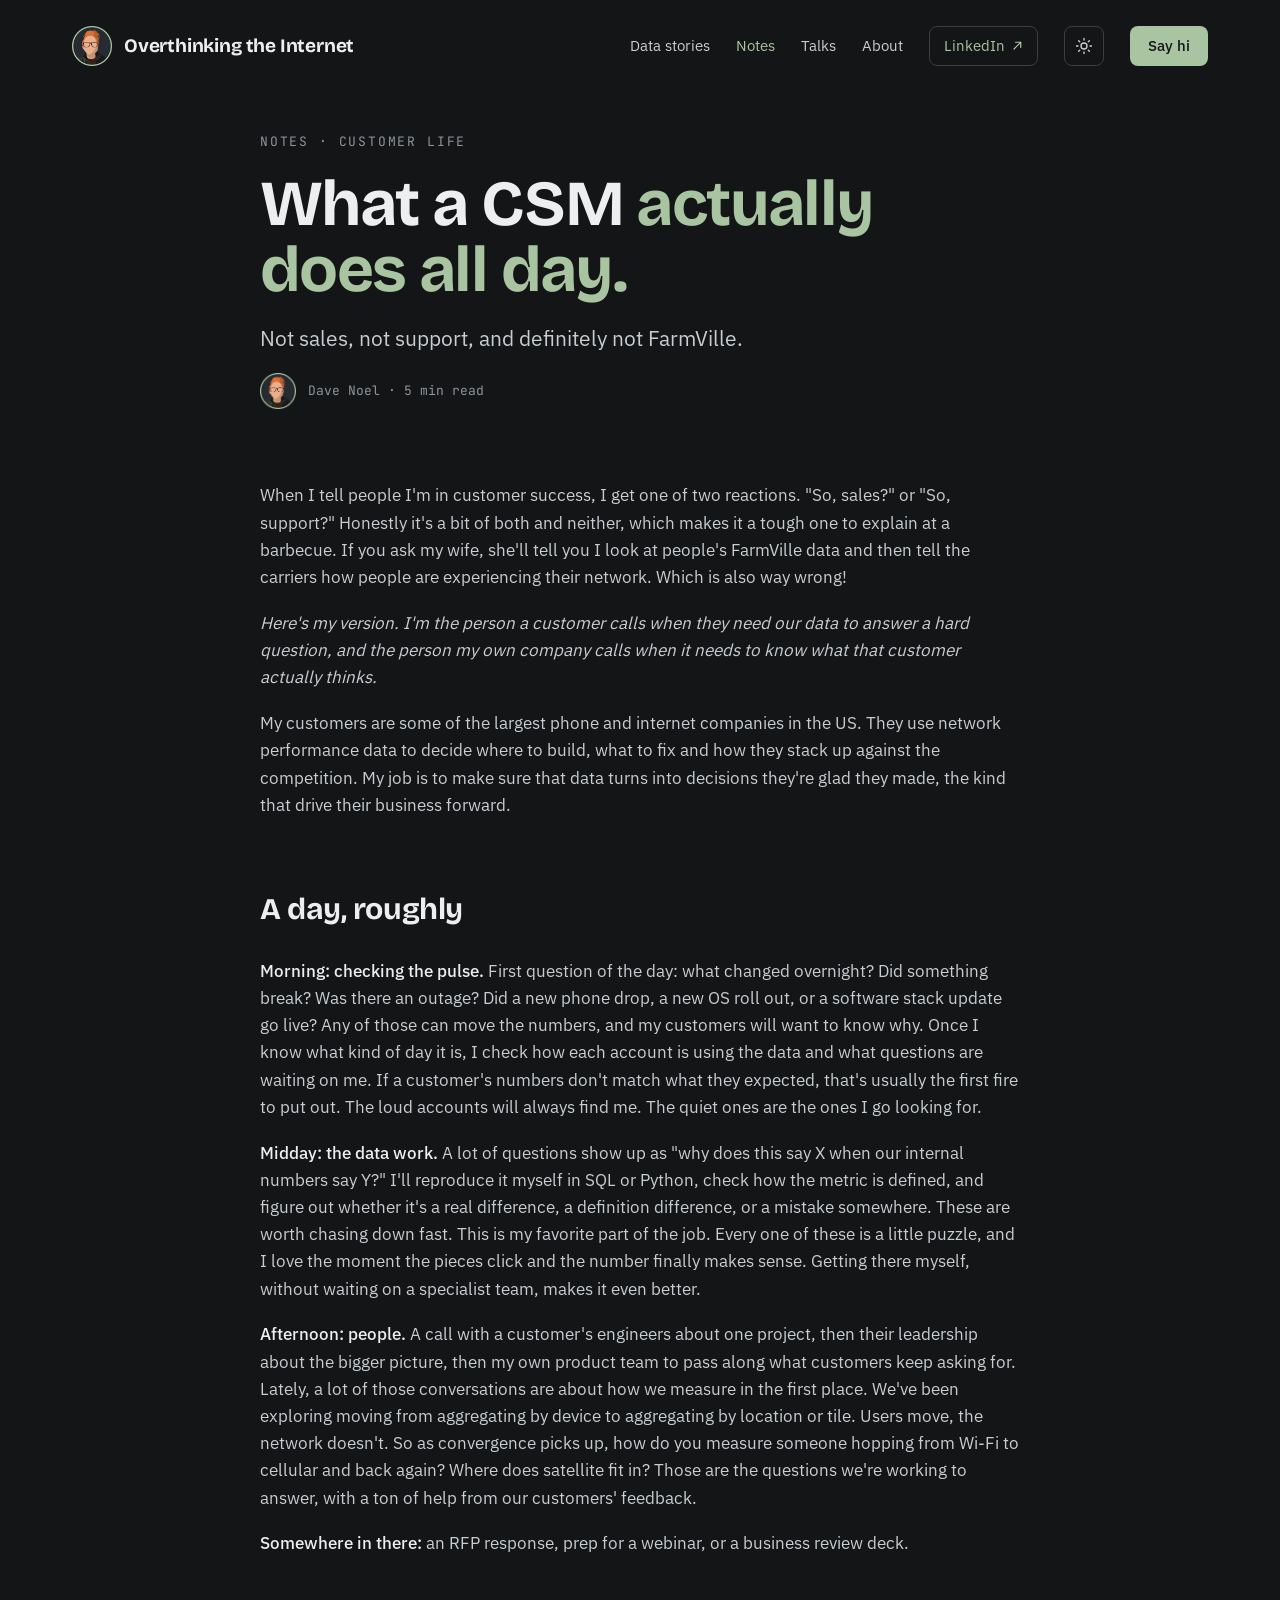
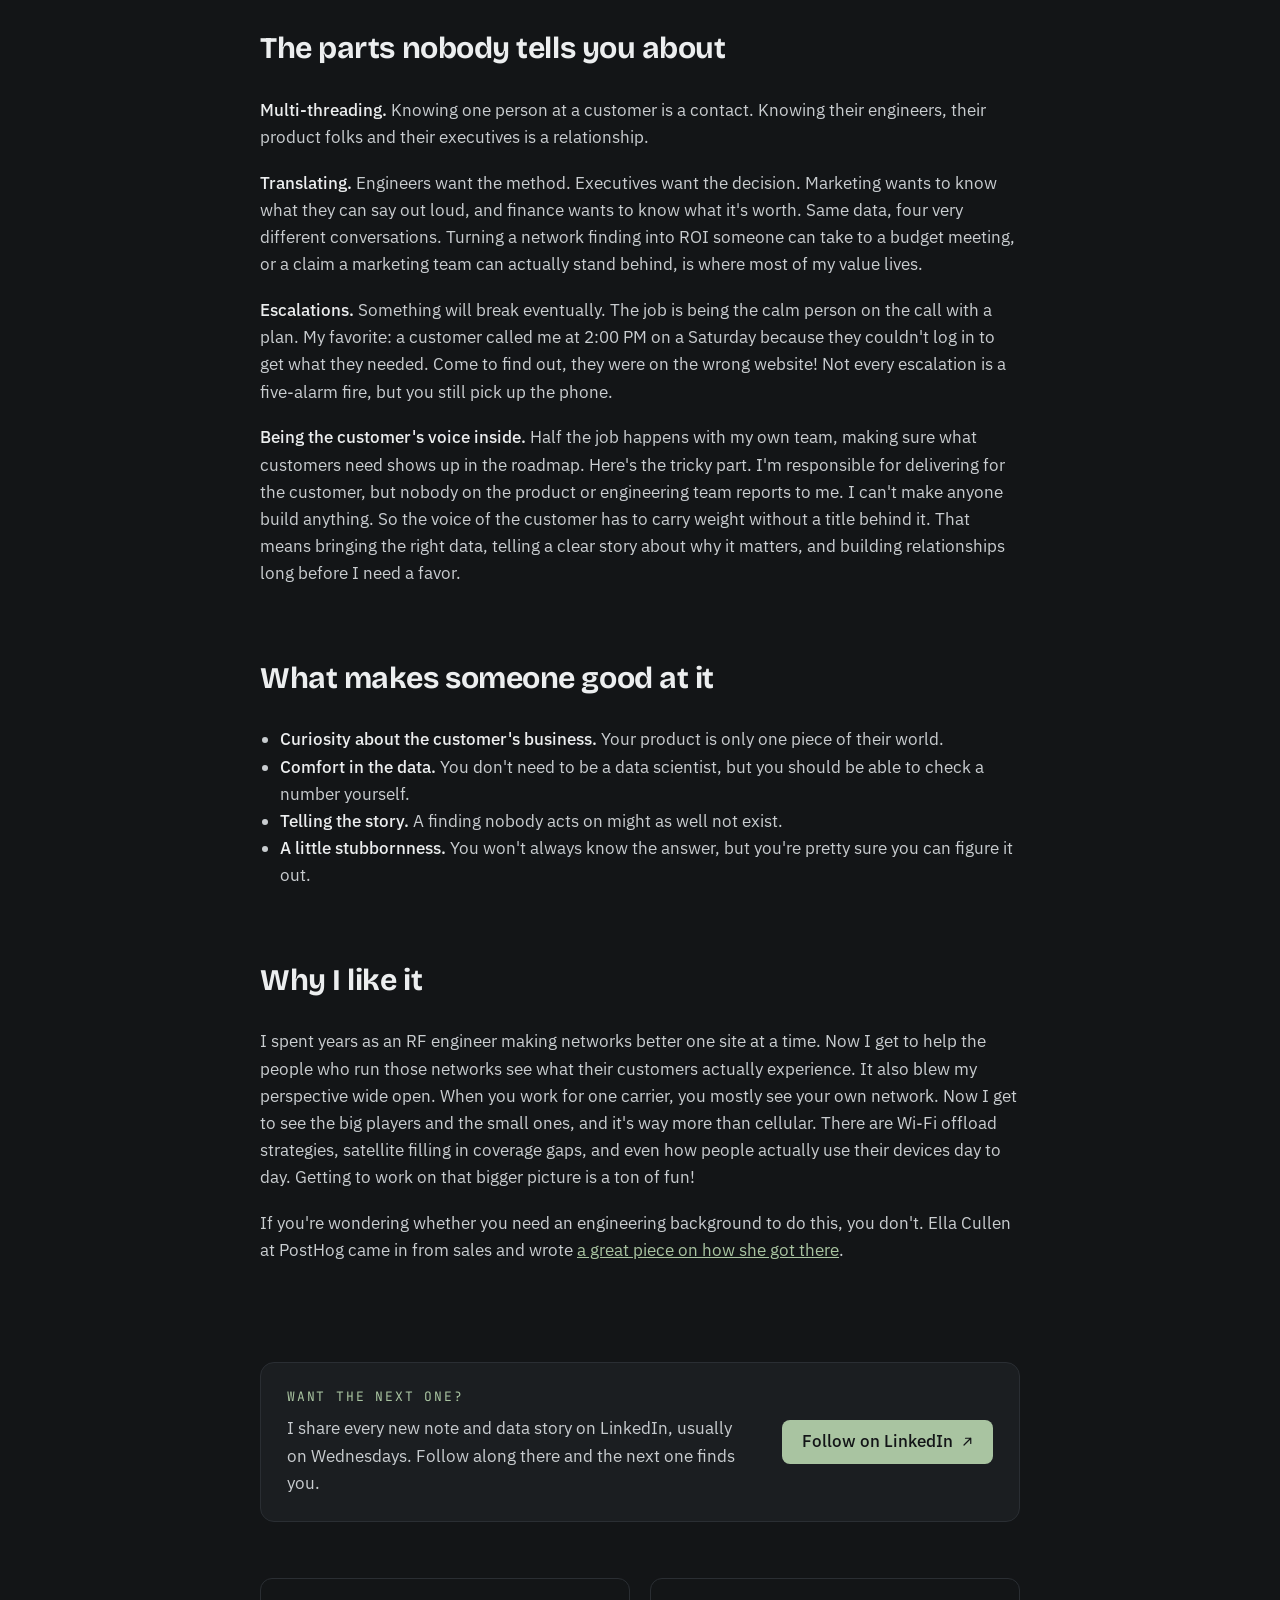
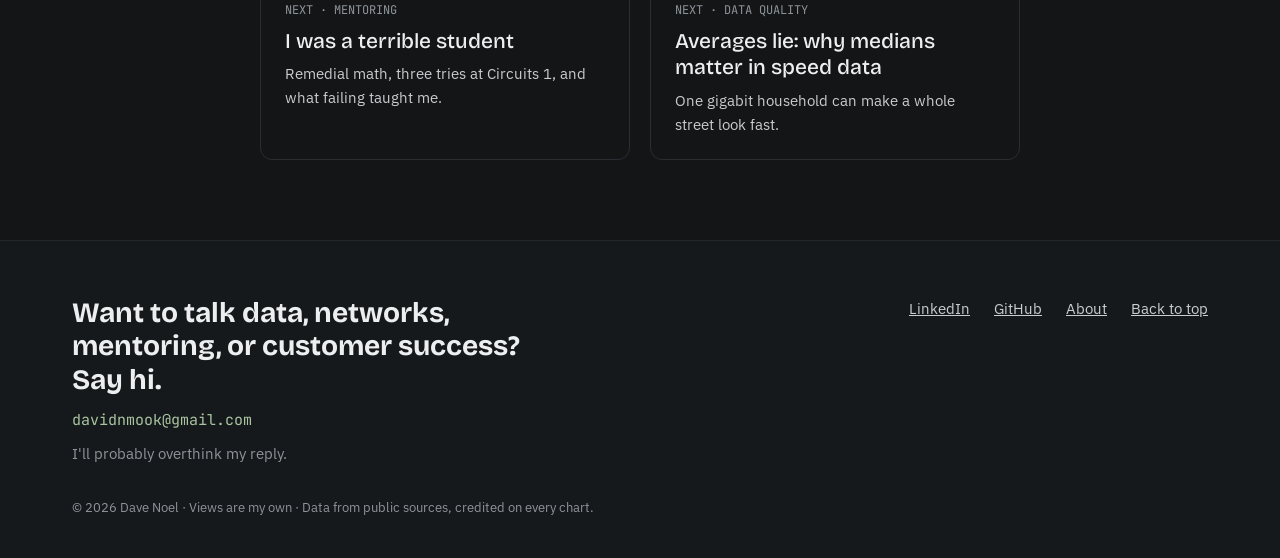
<file: notes/what-a-csm-does.html>
<!doctype html>
<html lang="en">
<head>
<meta charset="utf-8">
<meta name="viewport" content="width=device-width, initial-scale=1">
<title>What a CSM actually does all day · Dave Noel</title>
<meta name="description" content="Not sales, not support, and definitely not FarmVille.">
<link rel="canonical" href="https://davenoel.me/notes/what-a-csm-does.html">
<meta property="og:type" content="website">
<meta property="og:site_name" content="Overthinking the Internet">
<meta property="og:title" content="What a CSM actually does all day · Dave Noel">
<meta property="og:description" content="Not sales, not support, and definitely not FarmVille.">
<meta property="og:url" content="https://davenoel.me/notes/what-a-csm-does.html">
<meta property="og:image" content="https://davenoel.me/assets/img/og/og-default.png">
<meta property="og:image:width" content="1200">
<meta property="og:image:height" content="630">
<meta name="twitter:card" content="summary_large_image">
<meta name="theme-color" content="#131517">
<link rel="icon" href="../favicon.ico" sizes="any">
<link rel="icon" type="image/png" sizes="32x32" href="../assets/img/favicon-32.png">
<link rel="apple-touch-icon" href="../apple-touch-icon.png">
<link rel="preload" href="../assets/fonts/bricolage-grotesque-latin-700-normal.woff2" as="font" type="font/woff2" crossorigin>
<script>try{if(localStorage.getItem('theme')==='light')document.documentElement.setAttribute('data-theme','light')}catch(e){}</script>
<link rel="stylesheet" href="../assets/css/site.css?v=20261018a">
<!-- PostHog: product analytics, web analytics, session replay, experiments -->
<script async src="https://us-assets.i.posthog.com/static/array.js" onload="window.posthog&&posthog.init('phc_wPRDMiWxnPrd356Rk4mPPCwphxNJaoqS666aZrGCzYdj',{api_host:'https://us.i.posthog.com',person_profiles:'identified_only'})"></script>
</head>
<body>
<header id="top"><nav class="wrap nav" aria-label="Main">
<a class="brand" href="../"><img src="../assets/img/avatar-ring.png" alt="" width="40" height="40"><span>Overthinking the Internet</span></a>
<div class="nav-links">
<a href="../index.html#stories">Data stories</a>
<a href="../index.html#notes" aria-current="page">Notes</a>
<a href="../talks.html">Talks</a>
<a href="../about.html">About</a>
<a class="nav-social" href="https://www.linkedin.com/in/noeldave" target="_blank" rel="me noopener" aria-label="Dave Noel on LinkedIn (opens in a new tab)">LinkedIn<svg viewBox="0 0 16 16" fill="none" stroke="currentColor" stroke-width="1.6" stroke-linecap="round" stroke-linejoin="round" aria-hidden="true"><path d="M6 3h7v7M13 3L4 12"/></svg></a>
<button class="theme-toggle" type="button" aria-label="Switch to light mode" aria-pressed="false"><svg class="sun" viewBox="0 0 24 24" fill="none" stroke="currentColor" stroke-width="1.8" stroke-linecap="round" aria-hidden="true"><circle cx="12" cy="12" r="4"/><path d="M12 2v2M12 20v2M4.9 4.9l1.4 1.4M17.7 17.7l1.4 1.4M2 12h2M20 12h2M4.9 19.1l1.4-1.4M17.7 6.3l1.4-1.4"/></svg><svg class="moon" viewBox="0 0 24 24" fill="none" stroke="currentColor" stroke-width="1.8" stroke-linecap="round" stroke-linejoin="round" aria-hidden="true"><path d="M20 14.5A8 8 0 0 1 9.5 4a8 8 0 1 0 10.5 10.5z"/></svg></button>
<a class="btn btn-primary" href="#contact">Say hi</a>
</div>
</nav></header>
<main class="wrap reading">
<div class="article-head">
<div class="eyebrow">Notes · Customer life</div>
<h1>What a CSM <em>actually does all day.</em></h1>
<p class="dek">Not sales, not support, and definitely not FarmVille.</p>
<div class="byline"><img src="../assets/img/avatar-ring.png" alt="" width="36" height="36"><span>Dave Noel · 5 min read</span></div>
</div>

<article class="prose">
<p>When I tell people I'm in customer success, I get one of two reactions. "So, sales?" or "So, support?" Honestly it's a bit of both and neither, which makes it a tough one to explain at a barbecue. If you ask my wife, she'll tell you I look at people's FarmVille data and then tell the carriers how people are experiencing their network. Which is also way wrong!</p>
<p><em>Here's my version. I'm the person a customer calls when they need our data to answer a hard question, and the person my own company calls when it needs to know what that customer actually thinks.</em></p>
<p>My customers are some of the largest phone and internet companies in the US. They use network performance data to decide where to build, what to fix and how they stack up against the competition. My job is to make sure that data turns into decisions they're glad they made, the kind that drive their business forward.</p>

<h2>A day, roughly</h2>
<p><strong>Morning: checking the pulse.</strong> First question of the day: what changed overnight? Did something break? Was there an outage? Did a new phone drop, a new OS roll out, or a software stack update go live? Any of those can move the numbers, and my customers will want to know why. Once I know what kind of day it is, I check how each account is using the data and what questions are waiting on me. If a customer's numbers don't match what they expected, that's usually the first fire to put out. The loud accounts will always find me. The quiet ones are the ones I go looking for.</p>
<p><strong>Midday: the data work.</strong> A lot of questions show up as "why does this say X when our internal numbers say Y?" I'll reproduce it myself in SQL or Python, check how the metric is defined, and figure out whether it's a real difference, a definition difference, or a mistake somewhere. These are worth chasing down fast. This is my favorite part of the job. Every one of these is a little puzzle, and I love the moment the pieces click and the number finally makes sense. Getting there myself, without waiting on a specialist team, makes it even better.</p>
<p><strong>Afternoon: people.</strong> A call with a customer's engineers about one project, then their leadership about the bigger picture, then my own product team to pass along what customers keep asking for. Lately, a lot of those conversations are about how we measure in the first place. We've been exploring moving from aggregating by device to aggregating by location or tile. Users move, the network doesn't. So as convergence picks up, how do you measure someone hopping from Wi-Fi to cellular and back again? Where does satellite fit in? Those are the questions we're working to answer, with a ton of help from our customers' feedback.</p>
<p><strong>Somewhere in there:</strong> an RFP response, prep for a webinar, or a business review deck.</p>

<h2>The parts nobody tells you about</h2>
<p><strong>Multi-threading.</strong> Knowing one person at a customer is a contact. Knowing their engineers, their product folks and their executives is a relationship.</p>
<p><strong>Translating.</strong> Engineers want the method. Executives want the decision. Marketing wants to know what they can say out loud, and finance wants to know what it's worth. Same data, four very different conversations. Turning a network finding into ROI someone can take to a budget meeting, or a claim a marketing team can actually stand behind, is where most of my value lives.</p>
<p><strong>Escalations.</strong> Something will break eventually. The job is being the calm person on the call with a plan. My favorite: a customer called me at 2:00 PM on a Saturday because they couldn't log in to get what they needed. Come to find out, they were on the wrong website! Not every escalation is a five-alarm fire, but you still pick up the phone.</p>
<p><strong>Being the customer's voice inside.</strong> Half the job happens with my own team, making sure what customers need shows up in the roadmap. Here's the tricky part. I'm responsible for delivering for the customer, but nobody on the product or engineering team reports to me. I can't make anyone build anything. So the voice of the customer has to carry weight without a title behind it. That means bringing the right data, telling a clear story about why it matters, and building relationships long before I need a favor.</p>

<h2>What makes someone good at it</h2>
<ul>
<li><strong>Curiosity about the customer's business.</strong> Your product is only one piece of their world.</li>
<li><strong>Comfort in the data.</strong> You don't need to be a data scientist, but you should be able to check a number yourself.</li>
<li><strong>Telling the story.</strong> A finding nobody acts on might as well not exist.</li>
<li><strong>A little stubbornness.</strong> You won't always know the answer, but you're pretty sure you can figure it out.</li>
</ul>

<h2>Why I like it</h2>
<p>I spent years as an RF engineer making networks better one site at a time. Now I get to help the people who run those networks see what their customers actually experience. It also blew my perspective wide open. When you work for one carrier, you mostly see your own network. Now I get to see the big players and the small ones, and it's way more than cellular. There are Wi-Fi offload strategies, satellite filling in coverage gaps, and even how people actually use their devices day to day. Getting to work on that bigger picture is a ton of fun!</p>
<p>If you're wondering whether you need an engineering background to do this, you don't. Ella Cullen at PostHog came in from sales and wrote <a href="https://posthog.com/blog/how-to-become-a-technical-csm" target="_blank" rel="noopener">a great piece on how she got there</a>.</p>
</article>

<aside class="follow" aria-label="Follow along">
<div class="follow-copy">
<span class="eyebrow">Want the next one?</span>
<p>I share every new note and data story on LinkedIn, usually on Wednesdays. Follow along there and the next one finds you.</p>
</div>
<a class="btn btn-primary follow-btn" href="https://www.linkedin.com/in/noeldave" target="_blank" rel="me noopener">Follow on LinkedIn<svg viewBox="0 0 16 16" fill="none" stroke="currentColor" stroke-width="1.6" stroke-linecap="round" stroke-linejoin="round" aria-hidden="true"><path d="M6 3h7v7M13 3L4 12"/></svg></a>
</aside>

<section class="next" aria-label="More notes">
<a class="talk" href="i-was-a-terrible-student.html"><span class="meta">NEXT · MENTORING</span><span class="title">I was a terrible student</span><p>Remedial math, three tries at Circuits 1, and what failing taught me.</p></a>
<a class="talk" href="averages-lie.html"><span class="meta">NEXT · DATA QUALITY</span><span class="title">Averages lie: why medians matter in speed data</span><p>One gigabit household can make a whole street look fast.</p></a>
</section>
</main>
<footer class="footer" id="contact">
<div class="wrap footer-top">
<div class="footer-cta">
<strong>Want to talk data, networks, mentoring, or customer success? Say hi.</strong>
<span class="email">davidnmook@gmail.com</span>
<small>I'll probably overthink my reply.</small>
</div>
<div class="footer-links">
<a href="https://www.linkedin.com/in/noeldave">LinkedIn</a>
<a href="https://github.com/davenmook">GitHub</a>
<a href="../about.html">About</a>
<a href="#top">Back to top</a>
</div>
</div>
<div class="wrap footer-fine">© 2026 Dave Noel · Views are my own · Data from public sources, credited on every chart.</div>
</footer>
<script src="../assets/js/theme.js?v=20261014t" defer></script>
</body>
</html>
</file>
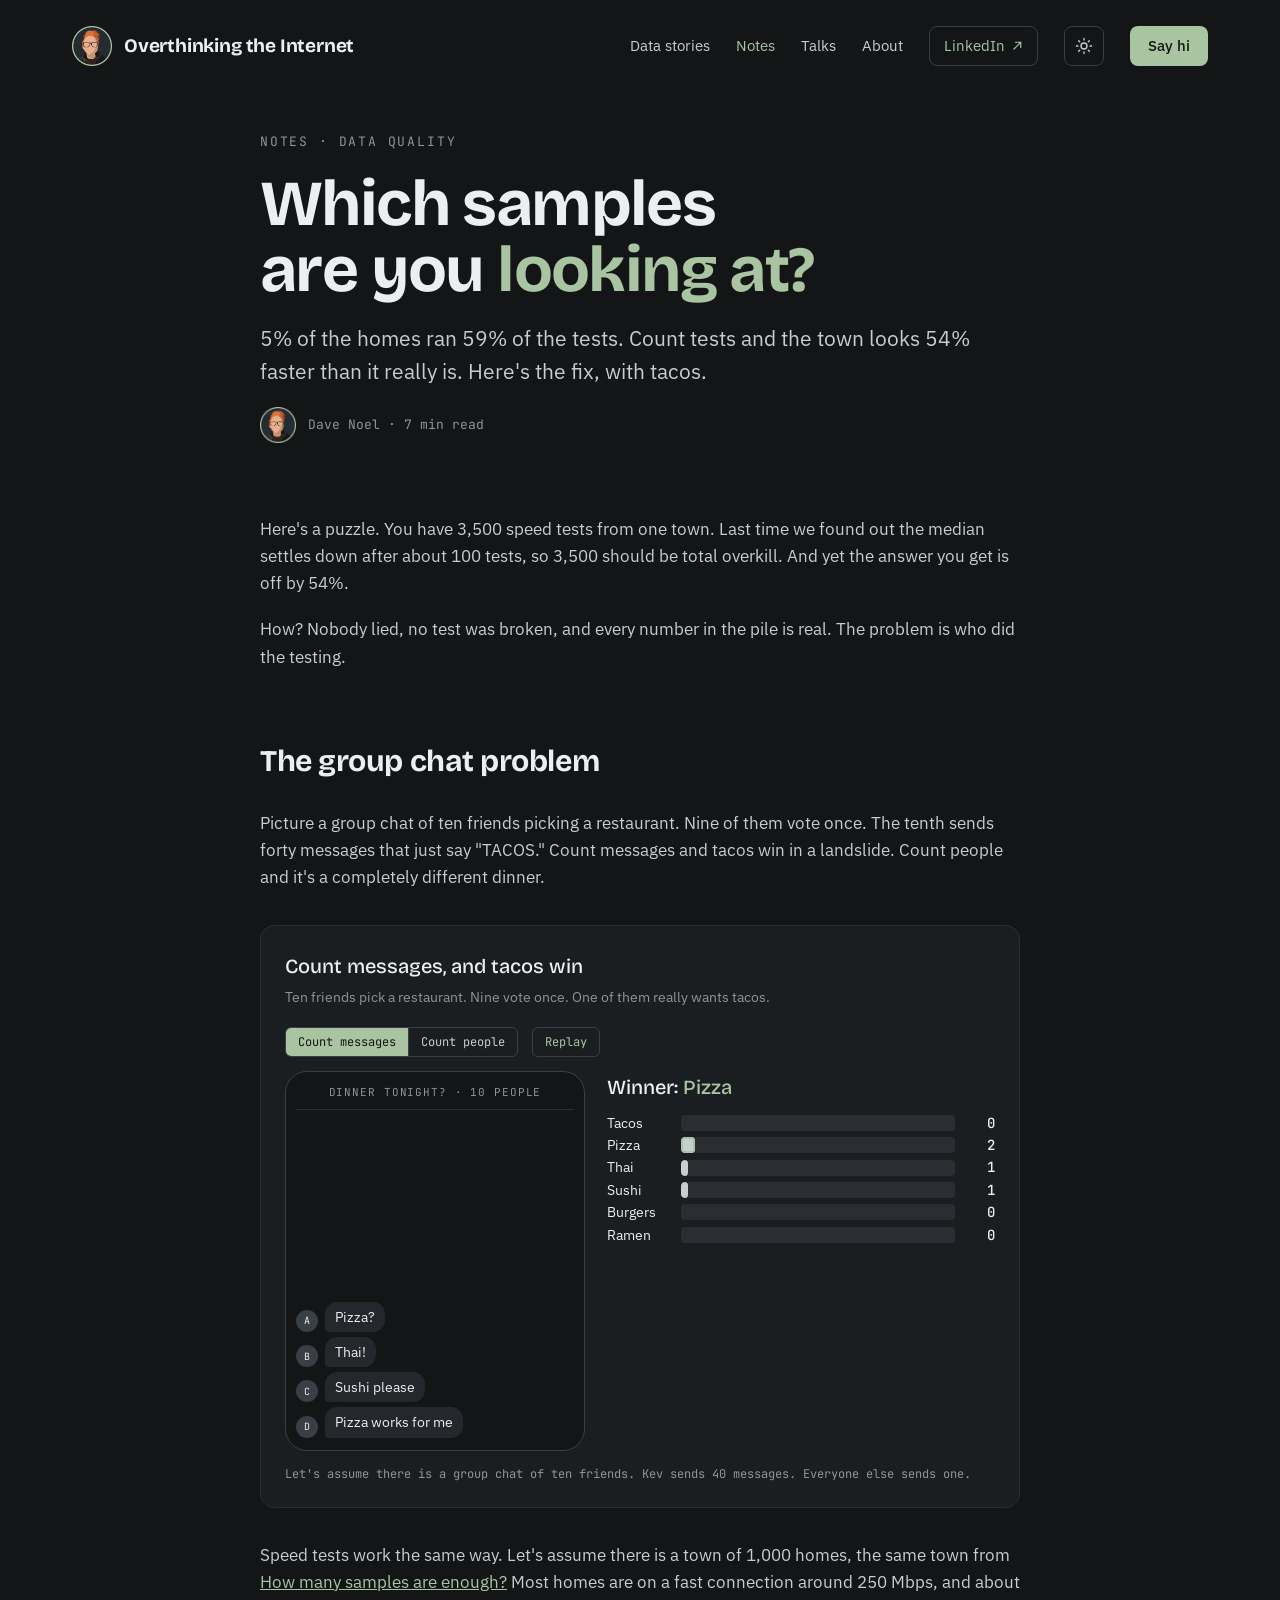
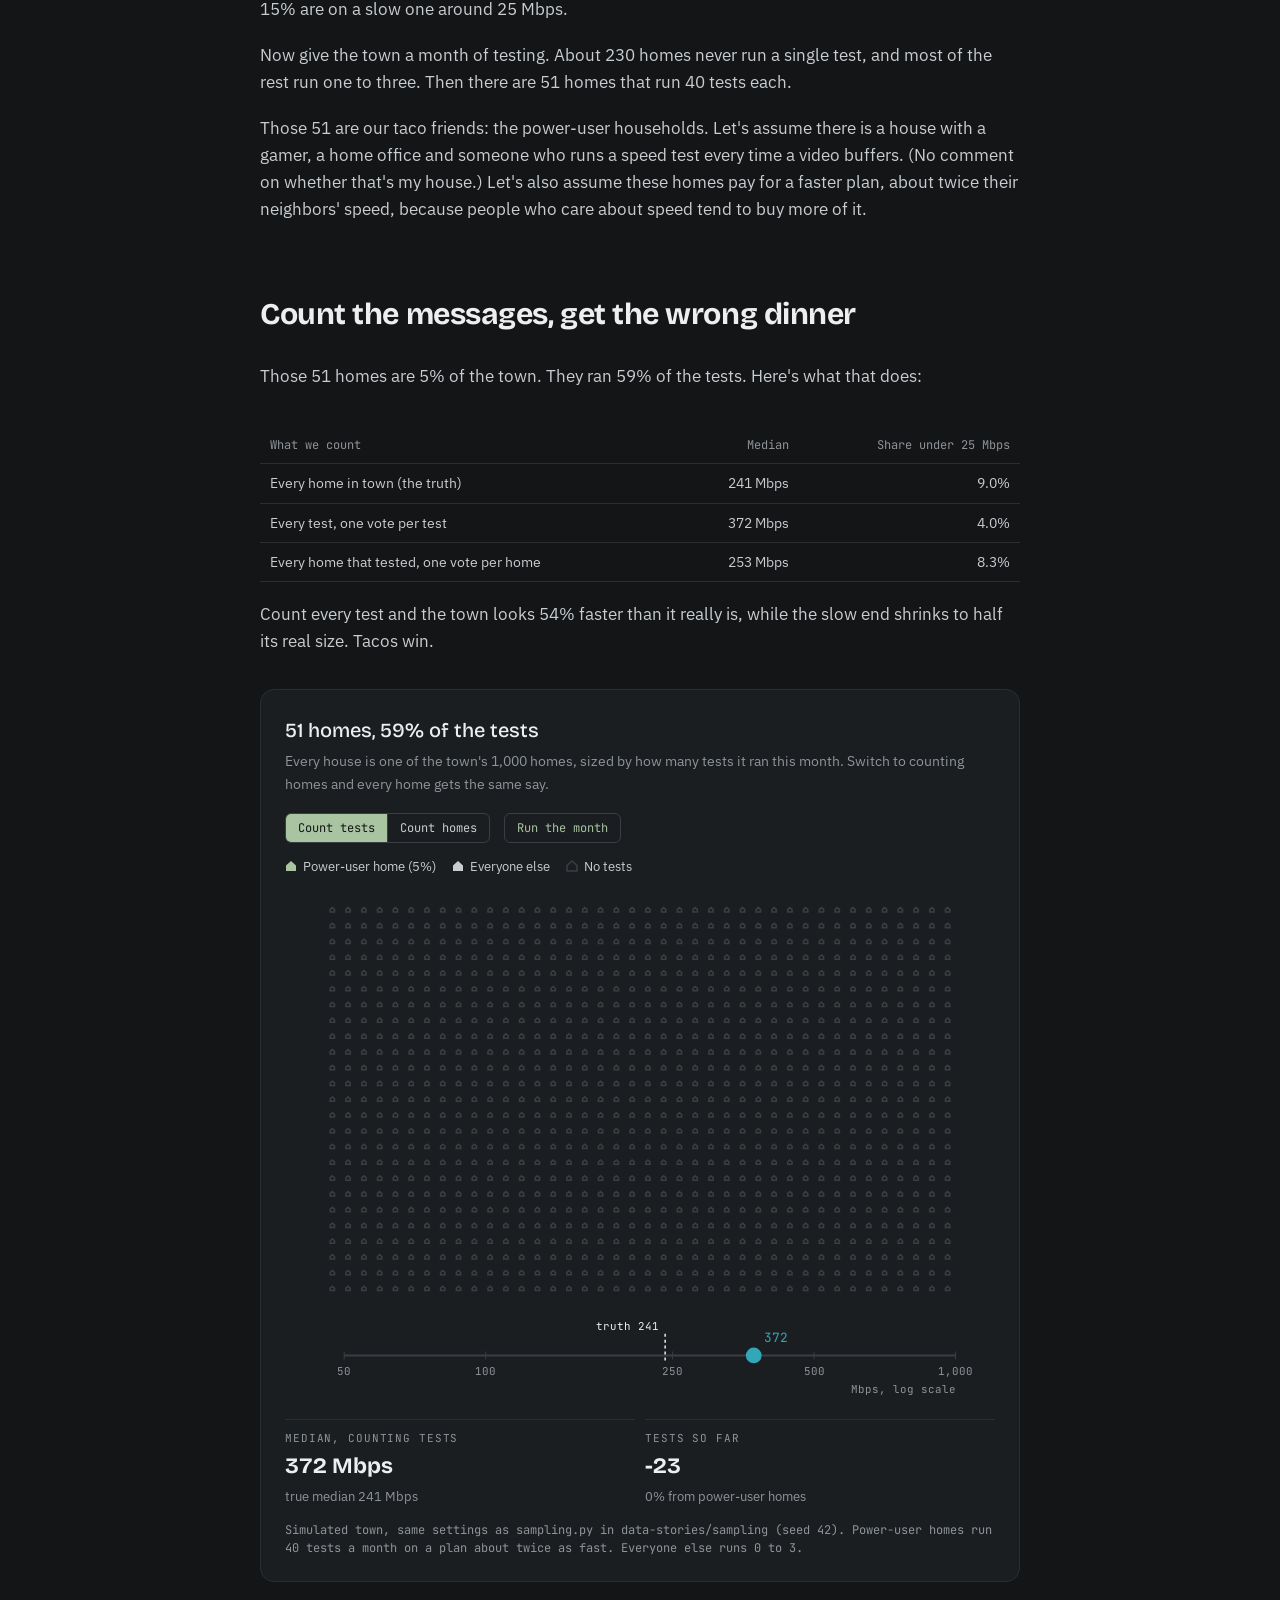
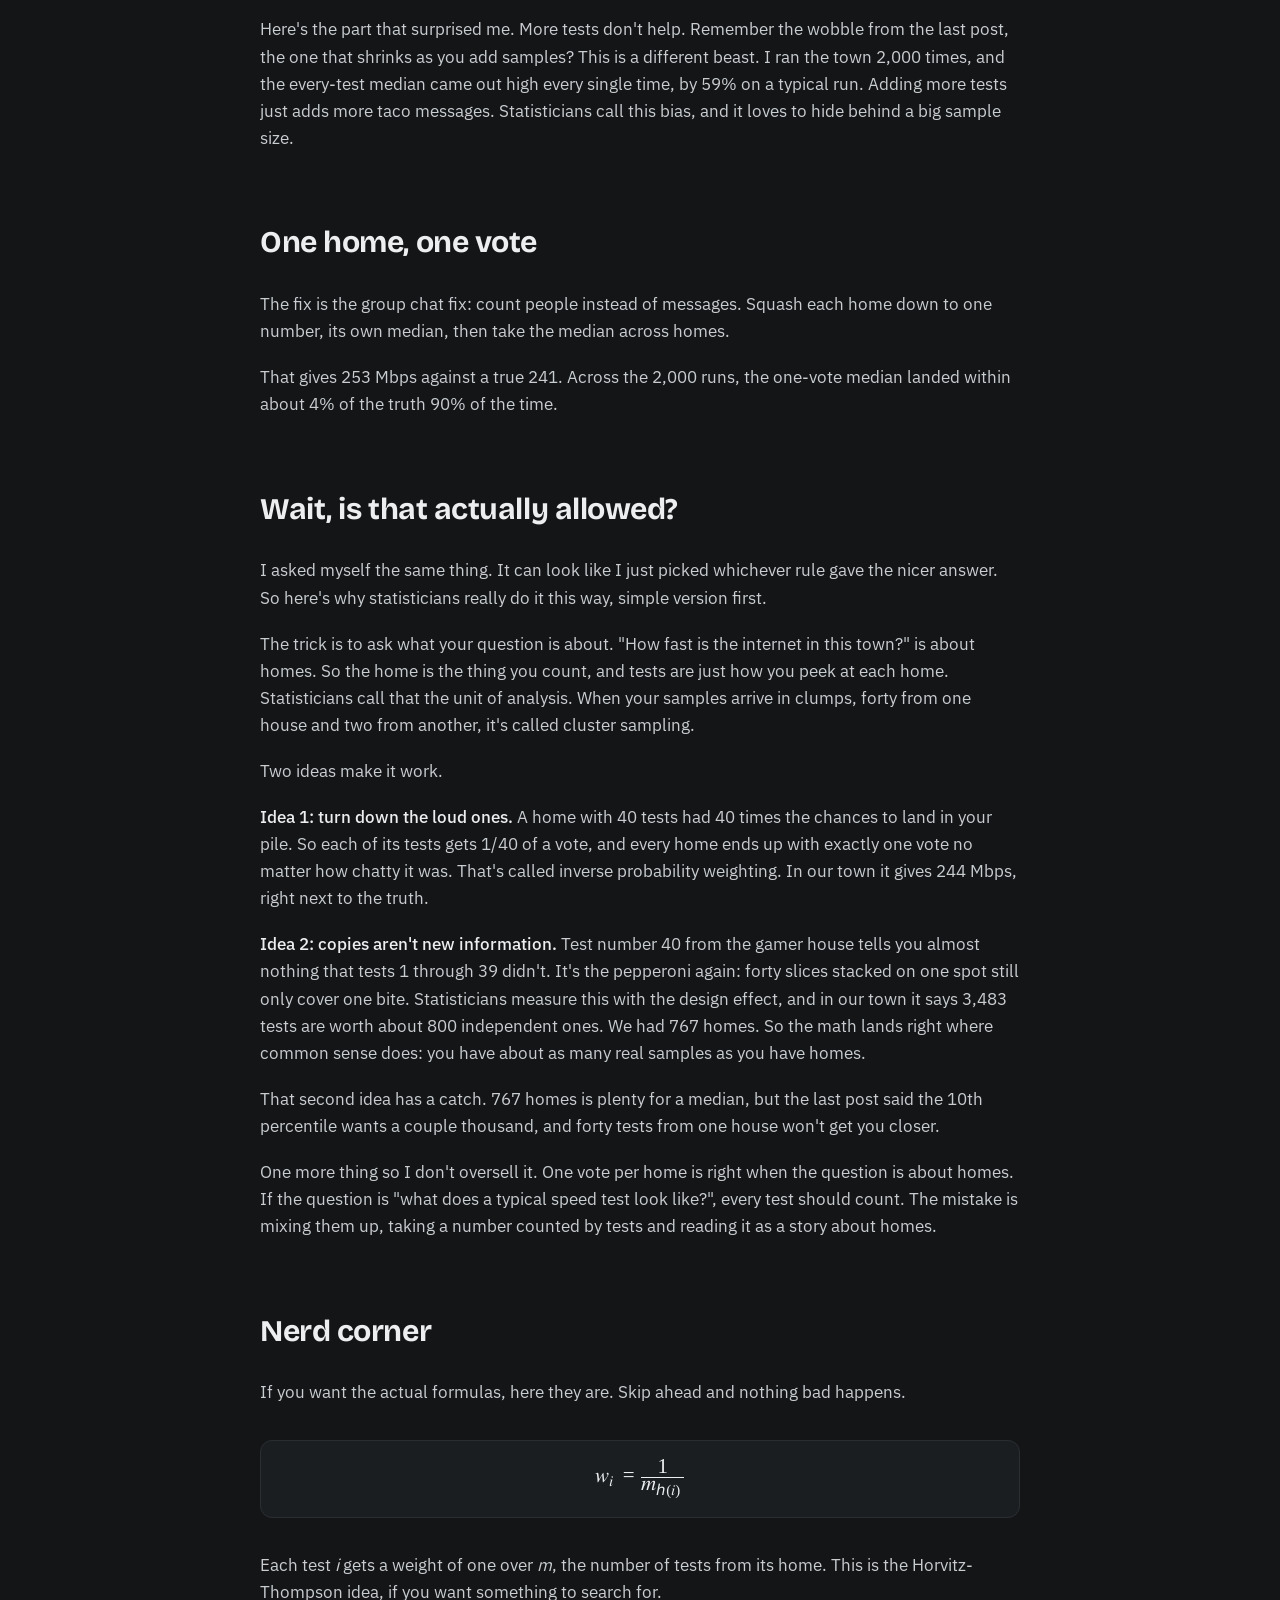
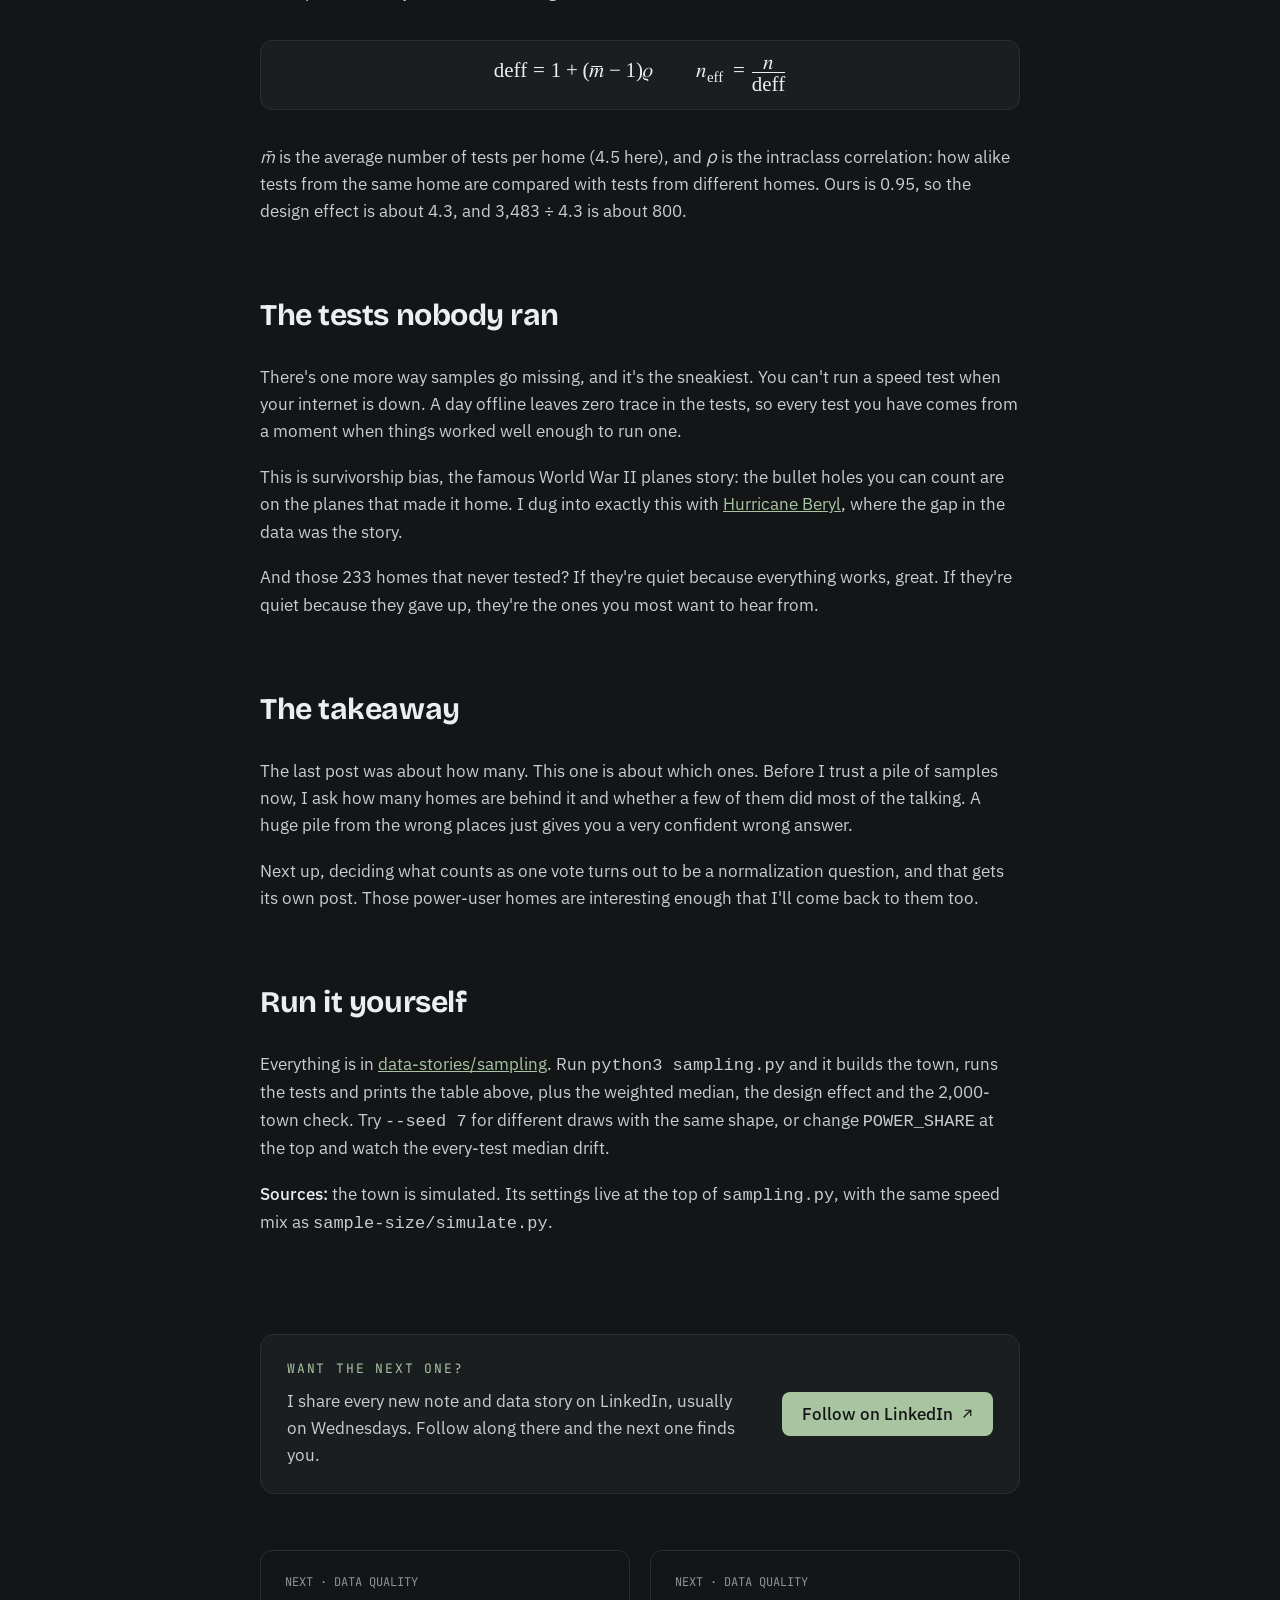
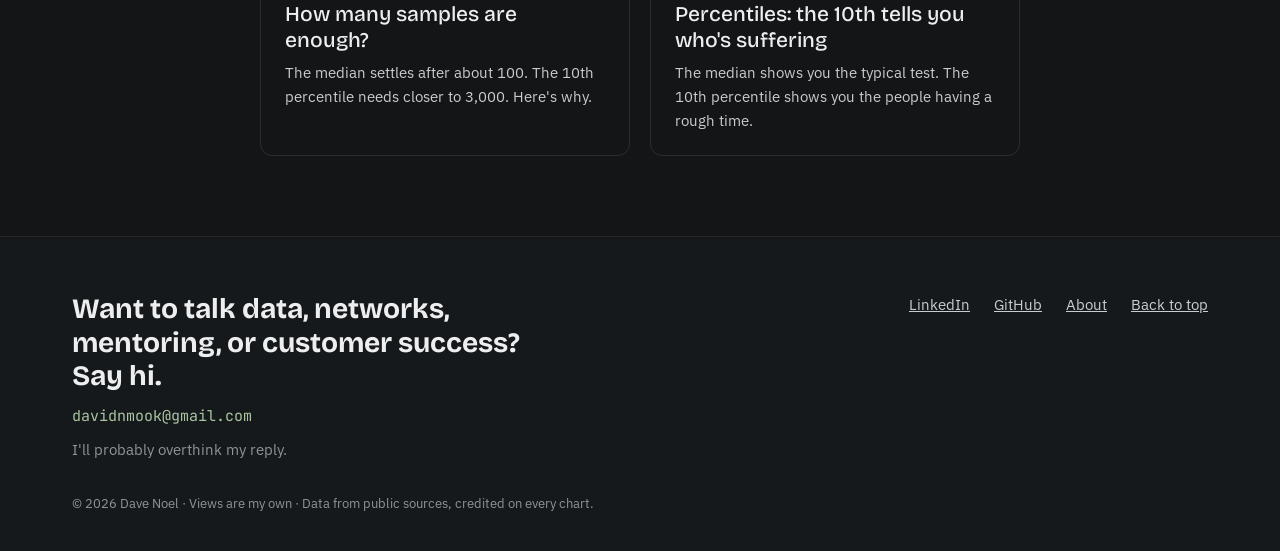
<file: notes/which-samples.html>
<!doctype html>
<html lang="en">
<head>
<meta charset="utf-8">
<meta name="viewport" content="width=device-width, initial-scale=1">
<title>Which samples are you looking at? · Dave Noel</title>
<meta name="description" content="5% of the homes ran 59% of the tests. Count tests and the town looks 54% faster than it is. Here's why one home, one vote fixes it.">
<link rel="canonical" href="https://davenoel.me/notes/which-samples.html">
<meta property="og:type" content="website">
<meta property="og:site_name" content="Overthinking the Internet">
<meta property="og:title" content="Which samples are you looking at? · Dave Noel">
<meta property="og:description" content="5% of the homes ran 59% of the tests. Count tests and the town looks 54% faster than it is. Here's why one home, one vote fixes it.">
<meta property="og:url" content="https://davenoel.me/notes/which-samples.html">
<meta property="og:image" content="https://davenoel.me/assets/img/og/og-default.png">
<meta property="og:image:width" content="1200">
<meta property="og:image:height" content="630">
<meta name="twitter:card" content="summary_large_image">
<meta name="theme-color" content="#131517">
<link rel="icon" href="../favicon.ico" sizes="any">
<link rel="icon" type="image/png" sizes="32x32" href="../assets/img/favicon-32.png">
<link rel="apple-touch-icon" href="../apple-touch-icon.png">
<link rel="preload" href="../assets/fonts/bricolage-grotesque-latin-700-normal.woff2" as="font" type="font/woff2" crossorigin>
<script>try{if(localStorage.getItem('theme')==='light')document.documentElement.setAttribute('data-theme','light')}catch(e){}</script>
<link rel="stylesheet" href="../assets/css/site.css?v=20261018a">
<!-- PostHog: product analytics, web analytics, session replay, experiments -->
<script async src="https://us-assets.i.posthog.com/static/array.js" onload="window.posthog&&posthog.init('phc_wPRDMiWxnPrd356Rk4mPPCwphxNJaoqS666aZrGCzYdj',{api_host:'https://us.i.posthog.com',person_profiles:'identified_only'})"></script>
<style>
#chat-fig,#town-fig{--taco:#E0A458;--bubble:#24282C}
html[data-theme="light"] #chat-fig,html[data-theme="light"] #town-fig{--taco:#B9772A;--bubble:#EFEDE6}
.sv-controls{display:flex;flex-wrap:wrap;align-items:center;gap:10px 14px;margin:0 0 14px}
.sv-seg{display:inline-flex;border:1px solid var(--line-2);border-radius:6px;overflow:hidden}
.sv-seg button,.sv-btn{font-family:var(--mono);font-size:12px;color:var(--fg-2);background:none;border:0;padding:6px 12px;cursor:pointer}
.sv-seg button+button{border-left:1px solid var(--line-2)}
.sv-seg button[aria-pressed="true"]{background:var(--sage);color:var(--bg)}
.sv-btn{border:1px solid var(--line-2);border-radius:6px;color:var(--sage)}
.sv-btn:hover,.sv-seg button:hover{border-color:var(--sage)}
#town-fig .chart svg{min-width:0}
.sv-home{transform-box:fill-box;transform-origin:center;transition:transform .5s cubic-bezier(.3,.9,.4,1)}
.sv-readout{display:grid;grid-template-columns:repeat(auto-fit,minmax(180px,1fr));gap:10px;margin-top:14px;font-variant-numeric:tabular-nums}
.sv-stat{border-top:1px solid var(--line);padding-top:10px;display:flex;flex-direction:column;gap:2px}
.sv-stat span{font-family:var(--mono);font-size:11px;letter-spacing:.08em;text-transform:uppercase;color:var(--muted)}
.sv-stat b{font-family:var(--display);font-weight:700;font-size:22px;color:var(--fg)}
.sv-stat small{font-size:13px;color:var(--muted)}
.sv-chat-wrap{display:grid;grid-template-columns:minmax(0,300px) minmax(0,1fr);gap:22px;align-items:start}
@media (max-width:620px){.sv-chat-wrap{grid-template-columns:minmax(0,1fr)}}
.sv-phone{border:1px solid var(--line-2);border-radius:22px;background:var(--bg);padding:12px 10px;height:380px;display:flex;flex-direction:column;min-width:0}
.sv-phone-head{font-family:var(--mono);font-size:11px;letter-spacing:.08em;text-transform:uppercase;color:var(--muted);text-align:center;padding-bottom:8px;border-bottom:1px solid var(--line)}
.sv-msgs{flex:1;overflow:hidden;display:flex;flex-direction:column;justify-content:flex-end;gap:5px;padding-top:8px}
.sv-msg{display:flex;gap:7px;align-items:flex-end;font-size:14px;line-height:1.3}
.sv-msg .sv-av{flex:none;width:22px;height:22px;border-radius:50%;background:var(--line-2);color:var(--fg);font-family:var(--mono);font-size:10px;display:grid;place-items:center}
.sv-msg .sv-bub{background:var(--bubble);color:var(--fg);padding:6px 10px;border-radius:12px 12px 12px 4px;max-width:80%}
.sv-msg.sv-kev .sv-av{background:var(--taco);color:var(--bg)}
.sv-msg.sv-kev .sv-bub{color:var(--taco);font-weight:500}
.sv-msg.sv-new{animation:sv-pop .25s ease-out}
@keyframes sv-pop{from{transform:translateY(8px);opacity:0}to{transform:none;opacity:1}}
.sv-tally{display:flex;flex-direction:column;gap:9px;min-width:0}
.sv-row{display:grid;grid-template-columns:64px minmax(0,1fr) 30px;gap:10px;align-items:center;font-size:14px;font-variant-numeric:tabular-nums}
.sv-row .sv-bar{height:16px;border-radius:4px;background:var(--line);overflow:hidden}
.sv-row .sv-bar i{display:block;height:100%;width:0;background:var(--fg-2);border-radius:4px;transition:width .35s ease}
.sv-row.sv-tacos .sv-bar i{background:var(--taco)}
.sv-row.sv-win .sv-bar i{box-shadow:0 0 0 2px var(--sage) inset}
.sv-row b{font-family:var(--mono);font-weight:500;color:var(--fg);text-align:right}
.sv-verdict{font-family:var(--display);font-size:20px;color:var(--fg)}
.sv-verdict em{font-style:normal;color:var(--sage)}
@media (max-width:600px){#town text{font-size:24px}#town .sv-unit{display:none}}
@media (prefers-reduced-motion: reduce){.sv-home,.sv-row .sv-bar i{transition:none}.sv-msg.sv-new{animation:none}}
</style>
</head>
<body>
<header id="top"><nav class="wrap nav" aria-label="Main">
<a class="brand" href="../"><img src="../assets/img/avatar-ring.png" alt="" width="40" height="40"><span>Overthinking the Internet</span></a>
<div class="nav-links">
<a href="../index.html#stories">Data stories</a>
<a href="../index.html#notes" aria-current="page">Notes</a>
<a href="../talks.html">Talks</a>
<a href="../about.html">About</a>
<a class="nav-social" href="https://www.linkedin.com/in/noeldave" target="_blank" rel="me noopener" aria-label="Dave Noel on LinkedIn (opens in a new tab)">LinkedIn<svg viewBox="0 0 16 16" fill="none" stroke="currentColor" stroke-width="1.6" stroke-linecap="round" stroke-linejoin="round" aria-hidden="true"><path d="M6 3h7v7M13 3L4 12"/></svg></a>
<button class="theme-toggle" type="button" aria-label="Switch to light mode" aria-pressed="false"><svg class="sun" viewBox="0 0 24 24" fill="none" stroke="currentColor" stroke-width="1.8" stroke-linecap="round" aria-hidden="true"><circle cx="12" cy="12" r="4"/><path d="M12 2v2M12 20v2M4.9 4.9l1.4 1.4M17.7 17.7l1.4 1.4M2 12h2M20 12h2M4.9 19.1l1.4-1.4M17.7 6.3l1.4-1.4"/></svg><svg class="moon" viewBox="0 0 24 24" fill="none" stroke="currentColor" stroke-width="1.8" stroke-linecap="round" stroke-linejoin="round" aria-hidden="true"><path d="M20 14.5A8 8 0 0 1 9.5 4a8 8 0 1 0 10.5 10.5z"/></svg></button>
<a class="btn btn-primary" href="#contact">Say hi</a>
</div>
</nav></header>
<main class="wrap reading">
<div class="article-head">
<div class="eyebrow">Notes · Data quality</div>
<h1>Which samples are you <em>looking at?</em></h1>
<p class="dek">5% of the homes ran 59% of the tests. Count tests and the town looks 54% faster than it really is. Here's the fix, with tacos.</p>
<div class="byline"><img src="../assets/img/avatar-ring.png" alt="" width="36" height="36"><span>Dave Noel · 7 min read</span></div>
</div>

<article class="prose">
<p>Here's a puzzle. You have 3,500 speed tests from one town. Last time we found out the median settles down after about 100 tests, so 3,500 should be total overkill. And yet the answer you get is off by 54%.</p>
<p>How? Nobody lied, no test was broken, and every number in the pile is real. The problem is who did the testing.</p>

<h2>The group chat problem</h2>
<p>Picture a group chat of ten friends picking a restaurant. Nine of them vote once. The tenth sends forty messages that just say "TACOS." Count messages and tacos win in a landslide. Count people and it's a completely different dinner.</p>
<figure class="figure" id="chat-fig">
    <h3>Count messages, and tacos win</h3>
    <p class="sub">Ten friends pick a restaurant. Nine vote once. One of them really wants tacos.</p>
    <div class="sv-controls">
      <div class="sv-seg" role="group" aria-label="What to count">
        <button type="button" id="c-msg" aria-pressed="true">Count messages</button><button type="button" id="c-ppl" aria-pressed="false">Count people</button>
      </div>
      <button type="button" class="sv-btn" id="c-replay">Replay</button>
    </div>
    <div class="sv-chat-wrap">
      <div class="sv-phone" aria-hidden="true"><div class="sv-phone-head">Dinner tonight? · 10 people</div><div class="sv-msgs" id="msgs"></div></div>
      <div class="sv-tally" aria-live="polite">
        <div class="sv-verdict" id="verdict"></div>
        <div id="rows"></div>
      </div>
    </div>
    <figcaption>Let's assume there is a group chat of ten friends. Kev sends 40 messages. Everyone else sends one.</figcaption>
  </figure>
<p>Speed tests work the same way. Let's assume there is a town of 1,000 homes, the same town from <a href="how-many-samples.html">How many samples are enough?</a> Most homes are on a fast connection around 250 Mbps, and about 15% are on a slow one around 25 Mbps.</p>
<p>Now give the town a month of testing. About 230 homes never run a single test, and most of the rest run one to three. Then there are 51 homes that run 40 tests each.</p>
<p>Those 51 are our taco friends: the power-user households. Let's assume there is a house with a gamer, a home office and someone who runs a speed test every time a video buffers. (No comment on whether that's my house.) Let's also assume these homes pay for a faster plan, about twice their neighbors' speed, because people who care about speed tend to buy more of it.</p>

<h2>Count the messages, get the wrong dinner</h2>
<p>Those 51 homes are 5% of the town. They ran 59% of the tests. Here's what that does:</p>
<div class="scroll" style="overflow-x:auto"><table class="data">
<thead><tr><th>What we count</th><th>Median</th><th>Share under 25 Mbps</th></tr></thead>
<tbody>
<tr><td>Every home in town (the truth)</td><td>241 Mbps</td><td>9.0%</td></tr>
<tr><td>Every test, one vote per test</td><td>372 Mbps</td><td>4.0%</td></tr>
<tr><td>Every home that tested, one vote per home</td><td>253 Mbps</td><td>8.3%</td></tr>
</tbody></table></div>
<p>Count every test and the town looks 54% faster than it really is, while the slow end shrinks to half its real size. Tacos win.</p>
<figure class="figure" id="town-fig">
    <h3>51 homes, 59% of the tests</h3>
    <p class="sub">Every house is one of the town's 1,000 homes, sized by how many tests it ran this month. Switch to counting homes and every home gets the same say.</p>
    <div class="sv-controls">
      <div class="sv-seg" role="group" aria-label="What to count">
        <button type="button" id="t-tests" aria-pressed="true">Count tests</button><button type="button" id="t-homes" aria-pressed="false">Count homes</button>
      </div>
      <button type="button" class="sv-btn" id="t-replay">Run the month</button>
    </div>
    <div class="legend"><span><svg width="12" height="12" viewBox="0 0 12 12" aria-hidden="true" style="vertical-align:-1px;margin-right:6px"><path d="M6 1 L11 5.5 L11 11 L1 11 L1 5.5 Z" style="fill:var(--sage)"/></svg>Power-user home (5%)</span><span><svg width="12" height="12" viewBox="0 0 12 12" aria-hidden="true" style="vertical-align:-1px;margin-right:6px"><path d="M6 1 L11 5.5 L11 11 L1 11 L1 5.5 Z" style="fill:var(--fg-2)"/></svg>Everyone else</span><span><svg width="12" height="12" viewBox="0 0 12 12" aria-hidden="true" style="vertical-align:-1px;margin-right:6px"><path d="M6 1 L11 5.5 L11 11 L1 11 L1 5.5 Z" style="fill:none;stroke:var(--line-2);stroke-width:1.5"/></svg>No tests</span></div>
    <div class="chart"><svg id="town" viewBox="0 0 720 520" role="img" aria-labelledby="town-t"><title id="town-t">A grid of 1,000 homes. 51 power-user homes ran 40 tests each and dominate the picture when tests are counted. Counting every test gives a median of 372 Mbps. Counting each home once gives 253 Mbps. The true median across all homes is 241 Mbps.</title></svg></div>
    <div class="sv-readout" aria-live="polite">
      <div class="sv-stat"><span id="r-label">Median, counting tests</span><b id="r-med">372 Mbps</b><small>true median 241 Mbps</small></div>
      <div class="sv-stat"><span>Tests so far</span><b id="r-n">3,483</b><small id="r-share">59% from power-user homes</small></div>
    </div>
    <figcaption>Simulated town, same settings as sampling.py in data-stories/sampling (seed 42). Power-user homes run 40 tests a month on a plan about twice as fast. Everyone else runs 0 to 3.</figcaption>
  </figure>
<p>Here's the part that surprised me. More tests don't help. Remember the wobble from the last post, the one that shrinks as you add samples? This is a different beast. I ran the town 2,000 times, and the every-test median came out high every single time, by 59% on a typical run. Adding more tests just adds more taco messages. Statisticians call this bias, and it loves to hide behind a big sample size.</p>

<h2>One home, one vote</h2>
<p>The fix is the group chat fix: count people instead of messages. Squash each home down to one number, its own median, then take the median across homes.</p>
<p>That gives 253 Mbps against a true 241. Across the 2,000 runs, the one-vote median landed within about 4% of the truth 90% of the time.</p>

<h2>Wait, is that actually allowed?</h2>
<p>I asked myself the same thing. It can look like I just picked whichever rule gave the nicer answer. So here's why statisticians really do it this way, simple version first.</p>
<p>The trick is to ask what your question is about. "How fast is the internet in this town?" is about homes. So the home is the thing you count, and tests are just how you peek at each home. Statisticians call that the unit of analysis. When your samples arrive in clumps, forty from one house and two from another, it's called cluster sampling.</p>
<p>Two ideas make it work.</p>
<p><strong>Idea 1: turn down the loud ones.</strong> A home with 40 tests had 40 times the chances to land in your pile. So each of its tests gets 1/40 of a vote, and every home ends up with exactly one vote no matter how chatty it was. That's called inverse probability weighting. In our town it gives 244 Mbps, right next to the truth.</p>
<p><strong>Idea 2: copies aren't new information.</strong> Test number 40 from the gamer house tells you almost nothing that tests 1 through 39 didn't. It's the pepperoni again: forty slices stacked on one spot still only cover one bite. Statisticians measure this with the design effect, and in our town it says 3,483 tests are worth about 800 independent ones. We had 767 homes. So the math lands right where common sense does: you have about as many real samples as you have homes.</p>
<p>That second idea has a catch. 767 homes is plenty for a median, but the last post said the 10th percentile wants a couple thousand, and forty tests from one house won't get you closer.</p>
<p>One more thing so I don't oversell it. One vote per home is right when the question is about homes. If the question is "what does a typical speed test look like?", every test should count. The mistake is mixing them up, taking a number counted by tests and reading it as a story about homes.</p>

<h2>Nerd corner</h2>
<p>If you want the actual formulas, here they are. Skip ahead and nothing bad happens.</p>
<div class="formula" role="math" aria-label="w sub i equals 1 over m sub h of i" style="margin:1.6em 0;padding:18px 16px;overflow-x:auto;border-radius:12px;background:var(--raise);border:1px solid var(--line);color:var(--fg);font-size:21px"><math display="block"><msub><mi>w</mi><mi>i</mi></msub><mo>=</mo><mfrac><mn>1</mn><msub><mi>m</mi><mrow><mi>h</mi><mo>(</mo><mi>i</mi><mo>)</mo></mrow></msub></mfrac></math></div>
<p>Each test <em>i</em> gets a weight of one over <em>m</em>, the number of tests from its home. This is the Horvitz-Thompson idea, if you want something to search for.</p>
<div class="formula" role="math" aria-label="design effect equals 1 plus m bar minus 1 times rho, and effective n equals n over the design effect" style="margin:1.6em 0;padding:18px 16px;overflow-x:auto;border-radius:12px;background:var(--raise);border:1px solid var(--line);color:var(--fg);font-size:21px"><math display="block"><mtext>deff</mtext><mo>=</mo><mn>1</mn><mo>+</mo><mo>(</mo><mover accent="true"><mi>m</mi><mo>&#xAF;</mo></mover><mo>&#x2212;</mo><mn>1</mn><mo>)</mo><mi>&#x3C1;</mi><mspace width="2em"/><msub><mi>n</mi><mtext>eff</mtext></msub><mo>=</mo><mfrac><mi>n</mi><mtext>deff</mtext></mfrac></math></div>
<p><em>m&#x304;</em> is the average number of tests per home (4.5 here), and <em>&#x3C1;</em> is the intraclass correlation: how alike tests from the same home are compared with tests from different homes. Ours is 0.95, so the design effect is about 4.3, and 3,483 &#xF7; 4.3 is about 800.</p>

<h2>The tests nobody ran</h2>
<p>There's one more way samples go missing, and it's the sneakiest. You can't run a speed test when your internet is down. A day offline leaves zero trace in the tests, so every test you have comes from a moment when things worked well enough to run one.</p>
<p>This is survivorship bias, the famous World War II planes story: the bullet holes you can count are on the planes that made it home. I dug into exactly this with <a href="../stories/the-data-that-isnt-there.html">Hurricane Beryl</a>, where the gap in the data was the story.</p>
<p>And those 233 homes that never tested? If they're quiet because everything works, great. If they're quiet because they gave up, they're the ones you most want to hear from.</p>

<h2>The takeaway</h2>
<p>The last post was about how many. This one is about which ones. Before I trust a pile of samples now, I ask how many homes are behind it and whether a few of them did most of the talking. A huge pile from the wrong places just gives you a very confident wrong answer.</p>
<p>Next up, deciding what counts as one vote turns out to be a normalization question, and that gets its own post. Those power-user homes are interesting enough that I'll come back to them too.</p>

<h2>Run it yourself</h2>
<p>Everything is in <a href="https://github.com/davenmook/data-stories/tree/main/sampling">data-stories/sampling</a>. Run <code>python3 sampling.py</code> and it builds the town, runs the tests and prints the table above, plus the weighted median, the design effect and the 2,000-town check. Try <code>--seed 7</code> for different draws with the same shape, or change <code>POWER_SHARE</code> at the top and watch the every-test median drift.</p>
<p class="sources"><strong>Sources:</strong> the town is simulated. Its settings live at the top of <code>sampling.py</code>, with the same speed mix as <code>sample-size/simulate.py</code>.</p>
</article>
<aside class="follow" aria-label="Follow along">
<div class="follow-copy">
<span class="eyebrow">Want the next one?</span>
<p>I share every new note and data story on LinkedIn, usually on Wednesdays. Follow along there and the next one finds you.</p>
</div>
<a class="btn btn-primary follow-btn" href="https://www.linkedin.com/in/noeldave" target="_blank" rel="me noopener">Follow on LinkedIn<svg viewBox="0 0 16 16" fill="none" stroke="currentColor" stroke-width="1.6" stroke-linecap="round" stroke-linejoin="round" aria-hidden="true"><path d="M6 3h7v7M13 3L4 12"/></svg></a>
</aside>

<section class="next" aria-label="More notes">
<a class="talk" href="how-many-samples.html"><span class="meta">NEXT · DATA QUALITY</span><span class="title">How many samples are enough?</span><p>The median settles after about 100. The 10th percentile needs closer to 3,000. Here's why.</p></a>
<a class="talk" href="percentiles.html"><span class="meta">NEXT · DATA QUALITY</span><span class="title">Percentiles: the 10th tells you who's suffering</span><p>The median shows you the typical test. The 10th percentile shows you the people having a rough time.</p></a>
</section>
</main>
<footer class="footer" id="contact">
<div class="wrap footer-top">
<div class="footer-cta">
<strong>Want to talk data, networks, mentoring, or customer success? Say hi.</strong>
<span class="email">davidnmook@gmail.com</span>
<small>I'll probably overthink my reply.</small>
</div>
<div class="footer-links">
<a href="https://www.linkedin.com/in/noeldave">LinkedIn</a>
<a href="https://github.com/davenmook">GitHub</a>
<a href="../about.html">About</a>
<a href="#top">Back to top</a>
</div>
</div>
<div class="wrap footer-fine">© 2026 Dave Noel · Views are my own · Data from public sources, credited on every chart.</div>
</footer>
<script>
var TOWN={"plan":[240,206,716,225,23,262,536,137,12,107,276,508,311,270,194,254,223,32,219,273,177,174,136,298,320,277,386,23,298,287,240,197,677,204,185,608,39,133,414,240,152,427,331,142,556,336,249,511,269,26,186,20,310,252,175,265,242,137,19,5,155,274,202,450,200,336,209,263,25,203,391,160,285,379,49,592,177,134,160,337,313,262,151,353,22,27,904,295,325,200,111,191,153,130,543,283,297,16,24,386,246,317,458,214,133,103,222,256,29,246,256,95,166,300,298,298,268,396,355,240,203,188,21,273,25,265,361,16,59,370,174,111,501,281,116,38,354,220,199,10,312,175,275,596,313,377,273,312,222,55,262,275,13,321,25,174,515,247,273,675,23,302,404,13,716,211,289,175,213,280,366,577,441,240,215,6,299,181,183,164,381,212,529,243,347,171,154,41,328,290,174,339,9,198,163,449,332,328,438,886,116,179,189,11,7,218,12,291,8,310,314,328,211,649,278,108,39,25,252,473,202,618,320,347,329,159,42,270,108,11,13,227,173,196,231,260,328,407,16,15,304,329,206,357,388,447,1113,169,252,251,239,187,128,261,177,260,175,13,36,268,17,669,283,17,308,140,510,165,14,25,37,167,74,435,174,134,382,312,189,123,7,244,422,157,241,678,31,398,147,43,279,84,320,50,176,266,229,620,357,329,227,39,204,302,153,332,376,265,63,16,584,195,102,436,252,822,283,615,294,342,697,387,123,306,418,430,206,422,380,796,178,199,218,201,6,72,42,295,4,597,59,894,281,363,283,463,256,313,295,22,300,683,221,302,440,418,251,86,631,92,484,23,42,7,124,281,246,200,260,869,364,401,365,486,230,34,230,360,323,231,183,491,350,670,331,246,273,147,35,267,289,19,507,507,47,213,310,781,487,414,210,168,357,9,225,237,512,426,32,314,183,255,70,221,3,125,22,680,379,121,338,32,13,16,343,118,287,335,92,205,230,187,326,205,20,284,18,169,119,285,213,86,196,167,508,116,131,412,14,179,50,330,88,108,22,502,411,262,416,645,193,40,568,126,397,158,262,448,24,161,283,391,55,16,323,161,349,361,807,211,203,353,361,197,36,319,172,208,260,391,190,109,106,142,138,466,293,182,176,205,453,337,252,203,206,290,325,166,254,108,9,352,83,566,168,276,246,239,14,262,366,465,250,361,25,353,177,408,676,237,93,195,435,321,16,394,311,432,378,496,294,376,218,191,37,276,359,8,192,251,477,321,116,227,4,227,111,586,340,484,22,407,196,419,319,279,267,102,400,169,241,330,332,310,300,216,356,245,201,217,621,115,33,117,238,206,98,298,211,15,365,477,489,294,28,454,533,416,164,274,305,111,309,695,333,485,543,9,297,346,162,442,464,160,386,240,291,308,8,5,472,287,331,172,1321,309,345,33,173,436,284,106,12,196,55,61,274,425,167,160,229,363,19,118,724,191,26,108,184,192,380,177,527,184,184,999,275,195,233,460,484,173,491,11,160,244,251,418,430,216,49,337,192,326,240,162,163,479,26,523,57,285,15,155,106,446,172,248,192,282,163,231,306,159,182,214,131,207,264,209,221,248,186,341,477,203,311,224,295,506,314,113,307,435,226,391,183,16,266,113,224,446,46,141,8,10,212,10,384,625,267,7,29,368,18,364,426,275,231,299,30,51,238,17,344,242,150,235,258,263,269,399,153,271,447,115,271,384,27,166,232,573,26,23,139,22,203,17,47,327,225,756,468,170,70,172,112,396,421,400,202,232,350,298,209,121,263,406,292,333,290,350,370,11,15,197,12,196,183,110,550,363,707,386,26,10,232,206,818,321,29,11,159,492,27,313,404,297,261,251,8,193,204,487,238,30,396,410,339,322,223,324,187,222,387,371,161,170,263,544,25,567,135,376,6,207,197,251,18,129,710,351,365,125,286,339,157,251,237,573,594,118,768,166,26,387,160,312,27,321,277,70,259,232,409,325,348,185,156,194,189,356,388,233,476,463,279,35,508,243,265,215,168,40,332,176,991,153,284,315,498,257,29,109,184,154,107,12,91,138,196,172,299,287,374,351,27,6,287,315,29,209,215,173,302,240,185,186,145,388,259,170,360,194,133,396,196,39,255,26,252,291,319,201,585,250,91,294,600,508,570,158,377,181,277,141,187,184,375,358,566,136,42,8,370,425,402,178,73,113,474,16,14,524,442,253,219,236,554,514,302,347,423,148,351,219,81,29,158,318,263,272,601,141,247,287,179,15,122,471],"power":[0,0,1,0,0,0,0,0,0,0,0,0,0,0,0,0,0,0,0,0,0,0,0,0,0,0,0,0,0,0,0,0,0,0,0,1,0,0,0,0,0,0,0,0,0,0,0,0,0,0,0,0,0,0,0,0,0,0,0,0,1,0,0,0,0,0,0,0,0,0,0,0,0,0,0,0,0,0,0,0,0,0,0,0,0,0,0,0,0,0,0,0,0,0,0,0,0,0,0,0,0,0,1,0,0,0,0,0,0,0,0,0,0,0,0,1,0,0,0,0,0,0,0,0,0,0,0,0,0,0,0,0,0,0,0,0,0,0,0,0,1,0,0,1,0,0,0,0,0,0,0,0,0,0,0,0,1,0,0,0,0,0,0,0,0,0,0,0,0,0,0,1,0,0,0,0,0,0,0,0,0,0,1,0,0,0,0,0,0,0,0,0,0,0,0,0,0,0,0,0,0,0,0,0,0,0,0,0,0,0,0,0,0,0,0,0,0,0,0,1,0,0,0,0,1,0,0,0,0,0,0,0,0,0,0,0,0,0,0,0,0,0,0,0,0,0,1,0,0,0,0,0,0,0,0,0,0,0,0,0,0,0,0,0,1,0,0,0,0,0,0,0,0,0,0,0,0,0,0,0,0,0,0,0,0,1,0,0,0,0,0,0,0,0,0,0,0,1,0,0,0,0,0,0,0,0,0,0,0,0,0,0,0,0,0,1,0,1,0,0,0,0,0,0,0,0,0,0,0,0,0,0,0,0,0,0,0,0,0,0,0,1,0,0,0,0,0,0,0,0,0,0,0,0,0,0,0,0,1,0,0,0,0,0,0,0,0,0,0,0,0,0,0,0,0,0,0,0,1,0,0,0,0,1,0,0,0,0,0,0,0,0,0,0,0,0,0,0,0,0,0,0,0,0,0,0,0,1,0,0,0,0,0,0,0,0,0,1,1,0,0,0,0,0,0,0,0,1,0,0,0,0,0,0,0,0,0,0,0,0,0,0,0,0,0,0,0,0,0,0,0,0,0,0,0,0,1,0,0,0,0,0,0,0,0,0,0,1,0,0,0,0,0,0,0,0,0,0,0,0,0,0,0,0,0,0,0,0,0,0,0,0,0,0,0,1,1,0,0,0,0,0,0,0,0,0,0,0,0,0,0,0,0,0,0,0,0,0,0,0,0,0,0,0,0,0,0,0,0,0,0,0,0,0,0,0,0,0,0,0,0,0,0,0,0,0,0,0,0,0,0,0,0,0,0,0,0,0,0,1,0,0,0,0,0,0,0,0,0,0,1,0,0,0,0,0,0,0,0,0,0,0,0,0,0,0,0,0,0,0,0,0,0,0,0,0,0,0,0,0,0,0,0,0,0,0,1,0,0,1,0,0,0,0,0,0,0,0,0,0,0,0,0,0,1,0,0,0,0,0,0,0,0,0,0,0,0,0,0,0,0,0,0,0,1,0,0,0,0,0,0,0,0,0,0,1,0,0,0,0,0,0,1,0,0,0,0,0,0,0,0,0,0,0,0,0,0,0,0,0,0,0,0,0,0,0,0,0,0,0,0,0,0,0,0,0,0,0,0,0,0,0,0,0,0,0,0,0,0,0,0,0,0,0,0,0,0,0,0,0,0,0,0,0,0,0,0,0,0,1,0,0,0,0,0,0,0,0,0,0,0,0,0,0,0,0,0,0,0,0,0,0,0,0,0,0,0,1,0,0,0,0,0,0,0,0,0,0,0,1,0,0,0,0,0,0,0,0,0,0,0,0,0,0,0,0,0,0,1,0,0,0,0,0,0,0,0,0,0,0,0,0,1,0,0,0,0,0,0,0,0,0,0,0,0,0,0,0,0,0,0,0,0,0,0,0,1,0,0,0,0,0,0,0,0,0,0,0,0,0,0,1,0,1,0,0,0,0,0,0,1,0,0,0,0,0,0,0,0,0,0,0,0,0,0,0,0,0,0,0,0,0,0,0,0,0,0,0,0,0,0,0,0,0,0,0,0,0,0,0,0,0,0,0,0,0,0,0,1,0,0,0,0,0,0,0,0,0,0,0,0,0,0,0,0,0,0,0,0,0,0,0,0,0,0,0,0,0,0,0,0,0,0,0,0,0,0,0,0,0,0,1,0,0,0,0,0,0,0,0,0,0,0,0,0,0,0,0,0,0,1,0,0,0,0,0,0,0,0,0,0,0,0,0,0,0,0,0,1,0,0,0,0,0,0,0,0,0,0,0,0,0,0,0,0,0,0,0,0,0],"n":[0,1,40,1,3,3,2,1,0,3,3,1,2,3,2,0,2,3,3,1,2,1,2,0,1,1,1,1,0,2,1,3,0,2,0,40,1,1,2,3,1,3,0,1,1,3,0,1,1,3,1,3,2,2,3,0,1,2,0,0,40,3,2,1,2,2,3,3,3,0,3,1,1,2,2,1,3,0,0,0,3,1,1,2,1,2,0,0,3,1,0,1,1,1,1,2,0,1,1,2,3,3,40,2,0,2,0,0,2,0,1,0,2,3,2,40,1,0,0,0,0,1,0,2,0,2,1,2,2,3,1,1,2,2,1,2,1,1,1,3,40,0,3,40,0,2,2,3,1,2,1,1,2,3,3,3,40,2,1,3,1,1,3,2,1,3,3,1,2,1,2,40,2,3,2,3,1,1,1,3,2,0,40,2,3,1,2,3,2,3,2,2,3,2,0,1,0,2,0,2,1,0,0,2,0,3,3,2,0,3,2,1,0,2,3,0,0,1,2,40,1,1,0,0,40,2,3,1,0,1,3,0,1,2,1,1,1,1,2,2,0,0,1,3,0,0,40,1,0,0,2,2,2,1,2,3,1,1,0,2,0,0,2,0,40,1,1,2,2,1,3,3,0,2,1,3,1,1,2,3,0,2,1,2,2,40,3,2,2,3,0,2,3,0,3,2,1,40,1,3,3,3,2,0,3,0,0,0,3,1,0,0,1,2,3,40,2,40,3,1,3,2,3,0,0,3,2,0,3,0,2,0,0,3,3,0,0,2,0,2,3,40,0,0,2,0,2,1,2,0,3,2,0,1,0,1,1,0,40,2,0,0,0,2,1,0,0,3,1,2,1,0,1,0,2,1,1,0,40,0,2,3,2,40,3,0,3,2,1,1,2,3,2,0,1,2,1,3,2,0,2,0,1,1,3,3,1,40,2,2,2,3,3,3,0,1,1,40,40,2,1,1,1,3,1,0,3,40,2,3,1,1,1,0,0,0,1,2,0,3,2,0,3,0,2,1,2,3,3,1,2,3,2,3,1,1,40,3,3,2,2,2,1,1,1,3,2,40,0,3,2,3,1,1,0,3,2,3,0,0,3,0,2,1,3,3,3,1,2,2,3,0,3,1,0,40,40,0,0,3,3,0,3,3,3,0,2,3,3,2,0,0,1,0,0,0,3,2,2,3,1,1,0,1,0,2,3,2,1,2,3,1,1,2,0,3,1,1,2,0,0,0,1,2,0,1,3,3,0,2,0,2,3,3,0,1,3,3,1,40,1,2,1,3,3,3,0,3,3,1,40,3,3,2,0,2,2,0,3,0,3,2,1,0,0,2,1,3,0,3,3,0,2,3,1,0,3,1,0,3,2,0,1,0,3,0,40,2,2,40,3,0,0,0,2,2,0,0,2,2,1,3,3,3,40,3,2,2,1,3,2,0,3,0,2,2,2,0,1,3,0,2,3,3,40,1,2,1,2,2,2,0,3,2,3,40,3,3,3,2,2,0,40,1,3,2,1,0,2,1,0,1,3,0,1,2,0,0,3,2,0,0,1,2,2,0,2,3,0,0,3,2,3,1,1,0,0,1,0,3,2,3,2,1,2,0,3,2,0,2,2,0,0,3,1,2,0,2,0,1,2,1,2,0,1,3,1,0,3,40,2,3,3,2,2,0,2,1,3,1,3,2,2,3,1,1,1,3,3,0,1,1,2,0,2,2,0,40,2,1,3,3,3,2,3,0,1,0,2,40,1,1,2,0,2,2,0,0,1,2,1,1,2,0,2,0,0,0,40,0,3,1,3,3,3,3,0,1,2,2,0,2,40,3,1,0,1,1,1,1,1,0,1,1,0,3,2,3,2,0,3,1,2,1,1,1,40,2,2,0,0,3,2,3,2,2,3,2,1,2,0,40,2,40,2,2,1,0,2,3,40,1,2,1,1,1,0,3,2,0,3,0,2,0,1,2,3,3,3,0,0,3,3,1,0,2,0,0,3,1,0,2,1,2,3,0,2,3,1,3,1,1,3,2,3,3,2,0,40,3,2,1,1,3,0,0,3,1,3,2,3,2,3,3,0,3,2,0,0,1,0,1,3,1,0,1,0,3,0,3,1,0,2,1,3,2,3,1,0,0,1,40,3,1,3,0,1,3,0,1,3,2,3,2,3,3,3,0,2,0,40,1,2,1,3,1,2,3,3,0,2,0,2,1,3,3,3,3,40,2,0,2,0,2,3,2,3,0,3,2,2,3,2,1,2,2,3,1,2,2],"th":[378,378,142,496,297,788,709,140,317,217,960,559,794,672,843,934,826,655,841,941,171,358,781,802,442,315,582,341,427,941,802,264,285,209,184,898,898,733,312,654,788,736,956,662,182,456,490,246,51,213,802,171,802,655,469,140,285,570,632,729,851,166,456,190,140,848,649,264,35,916,462,740,725,844,898,655,95,994,820,358,978,27,731,224,826,456,427,341,609,63,496,378,866,941,407,383,788,978,239,410,941,49,219,115,264,60,285,172,528,643,417,656,219,53,171,587,2,264,843,182,944,99,898,898,115,315,839,102,826,496,720,793,317,149,788,655,952,729,143,979,559,813,317,339,941,427,224,224,285,427,570,246,941,779,358,427,761,769,182,140,915,407,123,702,790,485,486,908,639,115,156,456,769,843,662,405,297,83,143,156,927,941,155,769,802,427,285,822,143,825,431,585,604,978,693,315,836,757,88,694,895,941,802,527,333,246,439,102,609,729,898,60,115,947,634,488,182,291,207,655,451,469,297,758,456,308,769,182,54,456,41,729,467,456,39,182,407,578,392,224,769,407,467,298,35,898,219,367,271,826,843,246,734,341,428,769,465,156,341,559,788,60,512,102,769,383,246,495,173,417,285,650,76,467,35,898,950,171,180,953,102,456,507,219,844,806,156,655,156,102,418,570,606,121,774,60,297,815,407,297,98,140,606,668,769,467,644,61,297,496,570,88,784,519,609,264,367,269,219,467,655,140,841,76,407,609,632,557,140,372,729,289,171,50,729,944,264,413,315,445,841,570,871,370,341,570,953,570,495,285,606,315,500,156,35,570,113,941,378,51,2,456,644,418,358,191,788,163,382,652,259,563,606,729,803,644,224,940,346,143,596,658,944,802,802,988,826,344,219,850,238,317,725,843,536,736,717,143,292,891,657,983,728,143,596,898,937,309,383,156,802,609,929,224,459,407,112,156,624,246,941,624,29,960,246,960,426,841,297,978,35,62,254,496,895,246,398,845,378,418,412,105,35,417,350,417,219,684,893,317,378,606,139,317,383,102,115,559,774,590,624,978,341,243,850,187,378,22,496,176,788,903,456,535,407,140,35,297,559,444,941,316,57,315,707,378,495,297,314,460,159,102,570,831,456,843,589,841,624,171,358,317,495,102,495,996,35,418,757,841,816,40,283,717,580,763,654,729,978,230,224,143,391,978,225,559,418,942,860,581,140,624,264,182,854,683,898,898,622,156,609,328,978,450,115,301,704,895,472,976,802,788,341,16,893,297,341,171,183,797,784,757,644,878,624,687,655,60,899,100,892,427,769,543,358,182,757,182,839,35,358,140,315,186,697,35,417,456,219,622,175,456,843,713,395,850,788,678,418,297,143,639,662,378,218,239,690,256,325,358,769,274,757,418,439,701,315,655,655,418,102,458,219,427,792,850,167,620,285,264,898,233,317,344,526,484,609,624,843,941,246,182,675,850,456,841,644,60,81,442,503,960,418,794,508,738,91,102,171,467,102,427,264,543,572,264,495,2,908,941,378,317,655,788,60,655,143,909,624,417,788,609,581,755,115,609,621,802,381,529,757,205,609,206,246,884,219,171,380,363,941,447,358,125,418,841,381,802,741,156,2,444,41,246,606,802,559,467,862,761,417,486,5,760,315,496,456,407,297,910,643,464,115,224,881,559,533,898,285,757,320,60,110,729,531,546,341,530,496,871,570,968,143,517,156,960,556,317,418,887,407,315,264,496,427,981,145,889,467,860,297,496,556,115,958,567,159,378,614,559,31,960,409,60,143,219,535,326,140,826,964,596,2,655,66,757,733,321,115,427,802,503,315,182,850,843,71,391,960,60,656,561,653,495,482,609,458,770,295,467,834,564,978,299,143,219,383,495,384,625,156,699,913,285,156,246,341,610,609,156,495,606,850,6,138,624,606,424,35,966,115,2,286,803,282,102,378,456,610,821,569,559,587,417,102,304,35,986,184,102,495,35,285,467,224,972,900,456,163,153,546,898,467,102,297,292,182,762,911,841,174,941,115,115,826,218,841,496,318,112,769,984,427,480,788,638,826,827,644,115,843,285,230,644,842,456,936,570,2,946,285,496,947,802,977,409,85,317,2,246,234,901,152,496,496,165,317,171,941,850,219,2,102,297,45,748,35,593,499,302,351,769,317,407,457,412,810,154,852,350,16,898,129,526,606,378,662,843,264,662,978,960,769,606,68,739,606,826,684,115,526,461,495,488,769,788,182,978,835,192,842,609,687,60,456,285,140,578,998,378,496,477,427,495,610,624,850,604,990,653,417,418,700,849,102,761,621,60,496,264,655,173,420,730,912,995,2,655,355,615,484,17,246,768,475,80,147,701,682,978,418,456,143,35,341,467,297,19,624,65,489,906,418,369,570,927,407,224,35,418,341,644,609,427,519,317,729,757,102,417,593,188,802,140,732,146,589,4,224,843,378,285,224,609,437,341,802,273,140,246,246,609,850,495,586,626,671,383,103,655,182,2,330,900,74,843,207,644,427,600,662,171,35,644,418,606,857,2,592,143,171,220,909,496,729,467,284,850,964,843,729,315,935,102,894,788,949,609,580,381,262,509,285,970,140,418,799,153,757,418,710,102,662,322,229,898,729,493,664,140,559,962,495,224,570,467,915,646,643,639,378,841,337,417,662,49,369,492,955,841,2,495,841,246,88,841,219,417,898,820,985,297,358,960,246,285,496,662,427,291,300,941,358,383,978,627,351,812,334,304,348,278,850,769,206,219,655,246,818,553,912,182,978,155,967,224,662,407,757,609,156,748,279,286,386,771,898,788,219,960,264,467,341,826,264,625,52,135,606,358,203,37,570,171,922,70,224,757,729,822,328,266,504,802,383,35,834,378,568,214,850,209,659,171,417,570,545,255,378,143,49,285,986,285,699,102,358,33,171,115,496,606,609,326,662,213,599,978,757,246,757,729,378,872,297,12,841,655,189,898,477,974,738,341,627,407,171,358,115,690,960,792,224,480,143,162,407,896,521,606,865,308,440,171,297,570,658,826,224,405,826,527,662,130,988,102,968,841,246,378,850,140,417,502,115,404,565,496,662,609,182,565,495,317,317,463,143,407,182,866,264,889,816,3,570,852,341,265,857,750,954,679,843,294,802,496,2,418,737,606,589,731,297,339,662,570,448,728,490,867,315,4,459,60,315,707,841,802,221,456,495,264,271,456,729,624,850,285,999,334,341,156,921,715,609,156,662,219,285,757,320,624,317,407,302,559,143,547,285,318,140,171,657,407,826,383,644,387,769,843,285,143,662,483,418,609,495,140,301,843,646,264,983,156,506,402,496,410,495,232,467,644,743,906,182,31,140,264,572,642,56,794,618,624,496,452,747,850,115,206,251,729,275,992,644,115,769,495,602,950,422,341,496,898,559,70,841,226,296,532,609,660,978,60,802,2,14,659,729,826,9,941,423,706,762,289,763,297,407,140,264,2,559,374,289,319,7,407,182,850,516,132,899,60,297,242,960,485,10,729,60,848,35,757,315,412,264,156,746,576,224,400,960,154,537,358,356,358,337,315,619,929,960,113,174,417,182,341,788,317,413,504,769,418,615,246,941,140,952,567,358,182,960,26,624,315,182,978,850,297,858,264,495,788,729,301,802,760,662,456,439,407,315,722,644,989,341,2,894,656,115,860,171,358,609,407,826,143,156,426,950,85,224,400,729,66,559,850,467,801,843,219,264,315,417,559,887,559,487,224,662,287,378,644,403,60,285,802,60,285,623,662,358,2,850,128,704,941,922,165,297,662,315,954,179,898,456,74,662,5,496,549,873,2,655,966,279,758,255,977,559,496,496,655,826,285,769,100,609,189,570,407,246,832,850,285,788,754,559,769,841,62,648,978,341,828,182,484,285,898,802,267,418,898,826,833,941,482,264,168,467,297,606,843,559,115,160,60,769,820,465,469,1,609,383,275,655,850,283,606,606,205,975,500,533,378,156,910,496,729,264,182,386,115,782,841,453,662,376,341,960,960,624,140,972,127,841,570,456,264,210,729,795,644,691,128,182,804,394,898,427,609,195,990,171,729,609,624,898,954,378,495,182,495,570,913,358,609,140,427,630,563,427,644,297,858,358,300,571,427,843,428,60,644,919,802,757,525,456,594,224,341,662,171,191,843,721,608,824,13,624,864,644,769,732,841,33,991,818,80,205,417,662,427,20,140,590,686,407,802,304,898,648,941,417,429,960,17,466,143,246,322,730,2,224,764,219,456,2,943,407,136,978,224,156,841,841,453,788,769,378,970,788,254,276,285,219,182,458,219,2,315,328,788,559,115,133,358,850,978,115,768,13,219,606,317,187,908,447,314,446,896,127,317,624,925,985,341,467,268,962,961,559,837,849,188,782,729,383,2,143,841,456,608,383,30,35,960,70,20,757,102,606,417,115,898,578,288,348,358,145,378,143,775,287,418,609,156,788,951,173,941,757,846,788,102,772,802,418,407,850,60,729,224,495,102,941,644,624,609,838,495,383,729,143,475,626,769,467,467,134,295,437,243,644,407,143,495,618,140,60,156,703,754,182,457,843,35,766,843,171,801,975,757,383,757,655,383,936,793,958,25,826,210,655,629,624,979,934,941,798,788,802,802,418,875,568,108,203,644,18,386,960,700,850,496,313,151,73,807,413,642,517,285,154,2,143,802,597,644,22,247,252,910,417,358,757,502,652,641,317,843,427,866,729,171,655,189,224,996,115,317,378,383,788,752,417,518,102,516,378,658,559,123,833,455,358,313,894,39,452,35,146,427,929,299,872,831,264,636,140,769,61,171,68,219,495,440,826,757,564,102,978,417,912,417,872,268,64,841,788,11,724,624,251,73,467,552,841,978,317,606,764,143,609,624,898,171,625,552,224,563,219,219,60,171,984,171,496,530,975,197,769,826,288,609,715,411,358,499,662,226,729,496,60,868,346,826,286,358,156,467,506,828,729,606,757,538,974,297,802,219,38,461,467,315,559,888,630,621,843,930,219,284,149,340,171,585,738,418,883,899,60,850,503,628,114,470,171,129,841,788,467,297,264,604,226,133,297,892,166,850,467,193,955,850,502,951,143,881,219,60,436,102,52,417,606,140,978,960,665,297,843,960,350,179,418,35,156,102,467,297,417,769,417,978,809,36,850,999,769,757,451,179,769,131,841,496,17,219,719,650,418,989,182,624,297,706,116,333,358,341,383,35,570,236,427,115,553,788,427,560,934,317,378,898,941,606,978,879,219,297,317,933,427,898,570,143,883,419,486,35,798,941,35,466,836,143,489,358,467,320,150,562,547,264,224,246,102,182,664,250,788,341,325,398,559,367,826,35,664,102,363,714,143,407,757,330,624,559,624,60,60,624,976,551,427,622,315,224,364,315,655,383,375,898,624,171,841,476,850,156,322,143,757,447,757,504,570,757,606,590,315,105,35,496,171,815,609,609,237,297,862,341,609,2,5,427,963,219,184,197,224,841,843,624,92,706,679,285,384,865,662,978,334,140,103,759,115,967,341,662,95,572,115,35,384,405,417,143,592,960,757,182,315,35,100,902,140,729,967,941,757,467,182,557,802,171,315,644,267,644,51,903,317,358,35,417,66,477,418,156,456,898,397,317,960,449,850,570,764,538,903,998,113,570,692,779,407,788,690,941,358,570,374,662,2,778,960,156,976,570,407,224,317,788,451,850,383,378,843,978,178,83,358,171,35,655,655,2,383,981,624,156,898,973,358,99,898,456,729,757,156,264,570,470,568,564,570,408,802,35,850,467,471,115,285,427,454,886,624,788,662,978,404,341,495,427,826,264,102,994,129,147,655,691,886,156,623,606,480,156,60,246,170,492,857,6,294,333,662,867,978,21,143,317,559,115,82,358,570,623,270,898,14,559,140,156,456,606,418,219,986,793,60,559,423,655,143,599,143,668,418,140,315,383,456,906,878,850,941,655,978,520,769,624,429,292,850,2,960,629,182,780,115,744,808,383,802,417,941,769,270,271,180,340,535,341,960,845,300,102,831,662,956,725,826,467,29,495,732,353,662,467,192,341,115,453,573,456,889,457,255,802,843,557,153,387,383,788,199,542,395,429,827,115,567,285,599,561,259,740,932,246,418,418,993,383,43,60,417,156,2,634,102,788,246,775,644,407,93,132,947,60,182,35,960,609,508,752,417,460,471,841,927,843,609,978,427,378,496,101,826,318,142,101,769,325,156,246,922,826,158,72,383,317,76,140,297,166,246,495,669,397,418,321,467,769,418,802,624,837,570,155,471,57,126,606,417,407,978,383,841,39,516,575,729,580,417,264,139,143,832,317,102,655,826,80,390,219,172,614,238,815,606,278,67,960,102,570,795,48,341,790,2,417,571,644,890,495,426,391,559,41,649,315,850,10,941,978,898,417,315,317,9,570,655,841,10,570,941,713,358,699,644,635,224,35,418,960,115,219,227,407,499,662,654,757,456,378,629,496,2,600,607,742,214,871,341,378,224,836,496,61,826,448,887,660,423,171,772,2,224,644,960,262,645,341,115,624,606,606,411,467,606,826,219,757,978,446,419,224,406,368,224,277,9,547,559,729,624,219,884,841,968,941,190,60,383,427,450,655,710,701,183,745,162,729,606,559,898,743,747,644,755,224,38,418,791,826,125,559,285,417,826,359,817,264,662,826,418,795,140,662,396,644,907,760,246,383,644,849,769,843,60,378,519,45,47,279,442,294,317,152,490,619,456,2,473,285,35,702,960,378,264,456,843,978,576,407,415,315,606,936,67,757,672,389,655,960,843,246,285,743,942,843,662,500,317,317,960,140,135,177,769,843,467,297,678,224,495,317,427,456,243,826,182,802,960,467,898,416,75,495,729,31,430,359,635,570,952,317,868,507,209,916,252,570,495,2,60,991,421,383,246,833,35,4,978,687,182,632,392,960,54,418,219,666,559,729,644,341,285,297,341,518,855,315,383,644,97,358,264,456,757,740,161,722,882,652,164,978,224,729,988,624,551,964,607,559,404,250,67,546,769,674,225,892,281,843,570,587,657,996,2,841,390,143,143,485,417,380,662,495,644,383,788,137,156,802,644,182,285,941,171,729,826,467,647,211,823,383,802,769,427,456,64,407,692,341,407,570,383,60,94,843,264,407,102,955,803,140,826,826,748,297,642,997,219,843,799,757,341,114,171,427,171,340,663,175,898,790,495,984,788,140,388,853,978,378,636,728,341,171,2,316,317,741,826,841,383,297,44,224,495,559,850,757,558,913,757,60,496,726,593,407,467,148,978,187,253,624,140,18,397,219,182,570,956,709,835,788,246,662,769,609,378,182,644,530,624,169,496,281,273,850,729,140,108,235,2,841,102,299,941,408,915,553,802,525,495,314,788,246,843,165,115,792,686,315,932,675,156,60,308,199,140,606,977,102,683,769,35,751,427,495,35,315,186,407,496,89,143,193,942,264,246,974,644,315,850,911,285,826,559,507,575,24,264,246,270,868,157,378,960,508,555,84,762,720,606,559,817,317,224,467,467,2,54,731,170,495,417,843,826,571,769,275,68,417,552,432,257,418,941,139,341,655,230,713,315,347,383,826,12,941,411,655,142,383,35,841,315,992,219,609,60,672,492,378,159,264,817,655,475,45,378,168,641,662,246,264,878,246,742,549,115,147,606,788,644,941,53,246,662,427,297,200,315,565,448,606,960,747,182,383,678,115,960,841,233,382,509,378,867,315,156,655,417,13,171,214,407,935,624,65,315,978,941,162,644,573,2,157,523,556,559,101,383,285,757,358,559,427,692,898,496,427,476,529,317,383,665,383,156,2,991,995,655,456,358,884,655,185,923,875,171,965,175,850,734,427,788,102,960,18,192,60,358,624,465,606,358],"ts":[343,315,221,336,776,240,465,195,678,16,558,484,15,149,312,124,417,1011,451,422,300,710,221,555,150,902,49,999,279,423,588,295,517,221,455,292,224,560,90,163,245,380,163,447,535,429,179,1354,22,620,1075,630,1214,1033,133,260,719,194,13,517,446,321,528,202,213,22,175,351,722,34,783,50,6,7,351,892,269,324,12,1200,722,19,10,283,377,285,370,723,325,561,269,356,179,343,475,637,253,547,12,274,270,32,711,388,429,105,756,305,534,97,572,331,1001,311,756,275,817,229,361,880,458,415,283,249,488,578,534,490,370,495,295,8,695,42,305,1795,467,706,1009,614,524,498,532,529,351,418,260,461,537,366,210,997,358,390,668,551,394,404,501,314,316,467,219,225,212,321,146,65,189,256,795,567,348,210,456,321,486,491,354,827,253,370,230,345,793,415,935,213,556,29,164,293,374,399,142,790,134,445,487,152,112,377,943,626,202,816,311,604,456,565,307,180,310,338,52,323,696,83,292,1213,519,166,897,31,677,52,295,415,258,364,461,847,554,390,251,722,393,221,727,333,328,698,415,299,792,378,501,202,179,551,493,1260,18,1148,108,270,118,526,612,325,245,71,78,377,513,945,1468,436,159,535,861,317,282,574,763,303,657,457,423,135,497,635,167,466,6,221,339,1062,614,492,515,199,602,251,62,208,497,319,389,663,32,216,787,484,338,482,541,244,999,314,217,247,220,321,364,323,144,25,391,424,751,192,578,246,420,401,8,597,388,409,575,55,520,256,421,852,385,247,894,61,598,266,64,229,892,248,152,299,472,810,524,607,407,603,651,221,373,386,138,22,792,527,671,380,817,324,250,11,401,852,209,382,565,703,503,1063,335,269,282,425,452,317,459,548,558,140,571,247,362,701,20,497,11,320,249,315,12,753,347,240,228,179,259,695,516,396,44,13,610,465,938,317,503,338,638,594,200,406,875,922,258,1614,364,534,870,521,291,413,700,460,700,173,238,219,208,1403,338,255,610,298,76,100,587,646,318,1517,536,151,55,416,278,661,9,677,418,529,205,510,65,327,934,758,497,547,334,53,351,108,455,175,337,139,333,427,653,391,952,576,712,546,259,242,125,958,222,437,537,499,278,170,340,419,147,288,310,425,18,654,1024,759,658,763,404,509,281,207,418,263,477,674,352,170,172,23,853,24,269,481,429,14,376,548,17,716,198,528,314,297,530,106,294,948,372,501,319,112,465,248,310,427,344,320,689,61,280,48,732,232,36,368,950,234,1086,198,39,713,1039,508,174,155,223,217,842,162,1085,246,763,158,292,205,167,240,320,131,541,662,371,446,446,665,904,273,657,122,180,310,792,286,377,277,7,368,262,670,306,903,238,44,396,595,546,114,474,374,259,16,172,162,455,634,363,174,376,401,335,271,608,1411,1002,329,440,680,327,263,466,392,154,771,952,403,205,242,472,323,163,36,264,1212,346,219,2042,587,139,1036,385,529,618,246,301,240,191,429,311,22,199,167,163,398,622,410,509,330,250,276,249,469,558,563,113,269,431,698,967,263,189,1051,644,155,2082,924,339,320,153,67,202,348,280,720,485,277,276,308,398,13,879,389,400,789,136,4,298,336,733,328,555,593,432,591,46,410,1153,518,644,1257,462,664,386,398,1180,556,431,167,279,310,838,231,459,566,727,190,171,325,273,363,337,489,206,257,449,296,641,151,273,548,166,353,823,96,220,50,270,56,484,195,391,807,104,602,364,37,376,742,324,399,311,395,458,279,370,660,479,299,100,298,295,195,864,523,294,479,189,540,375,121,521,452,357,260,423,362,380,500,713,906,197,524,351,541,232,322,555,130,956,495,905,539,126,16,759,135,271,345,124,562,304,264,633,160,356,688,459,407,940,257,1021,709,888,600,251,323,512,199,336,452,506,1824,983,144,248,864,272,628,524,591,230,1265,671,228,506,452,232,417,32,332,358,573,333,344,107,194,176,468,224,677,452,126,607,57,395,419,405,912,909,577,379,18,643,500,15,409,253,451,625,476,853,320,539,23,81,504,216,232,404,322,403,374,569,256,281,122,339,434,572,203,220,154,351,293,707,153,294,634,11,699,154,357,209,203,505,120,593,477,292,786,317,253,33,454,1016,1199,281,234,13,214,204,137,645,471,245,897,568,644,405,475,183,375,949,145,181,236,598,299,923,478,155,80,27,18,445,199,130,358,606,179,422,286,478,366,302,342,710,533,293,736,22,309,742,306,75,208,156,24,468,254,377,202,415,421,262,14,142,299,177,100,758,854,209,253,114,278,375,463,303,413,199,1515,832,298,398,202,429,397,192,111,558,601,146,159,342,317,1339,198,160,323,294,238,613,890,380,339,33,35,889,43,209,257,257,256,14,363,360,384,459,495,979,276,615,229,1195,331,376,126,351,878,329,317,786,228,484,423,625,854,299,413,250,776,522,328,689,928,294,317,491,242,33,215,10,26,310,513,374,487,382,337,255,1035,836,379,255,1395,1182,301,449,452,73,269,408,739,200,1010,579,661,162,314,42,488,292,819,380,292,859,560,665,543,336,466,276,511,485,816,642,202,187,288,460,554,321,664,408,396,476,1016,248,459,420,271,437,528,345,765,320,118,671,671,265,437,124,395,380,375,263,549,492,135,10,272,630,141,124,235,702,30,353,444,248,342,372,20,171,186,308,451,348,1340,491,27,799,81,152,284,884,457,391,919,333,405,671,884,284,8,164,517,1397,536,1384,904,213,320,438,73,198,218,630,695,459,24,845,149,7,135,260,237,585,364,10,403,820,1224,166,217,297,312,648,188,213,275,553,533,389,341,438,259,113,40,223,1182,381,266,464,770,463,346,853,306,376,279,202,21,597,634,10,126,485,772,282,398,292,443,530,181,545,509,137,725,552,382,450,313,426,136,752,286,458,475,458,205,241,269,301,689,24,475,69,769,170,569,813,221,522,214,233,422,303,232,722,730,320,527,422,675,524,500,381,244,774,484,470,856,264,256,437,339,304,760,29,404,445,492,608,154,606,340,253,189,609,536,492,883,377,334,266,64,160,720,857,199,320,453,201,183,306,318,593,150,158,415,37,470,1084,402,447,189,385,267,445,312,337,224,553,331,523,285,619,564,895,107,607,702,447,235,354,286,392,351,227,353,968,114,130,351,290,493,371,173,796,275,829,267,316,637,18,11,543,812,509,238,15,574,182,225,777,29,819,307,965,213,399,640,635,315,365,328,154,426,583,1474,550,436,309,6,600,600,168,563,418,532,347,803,579,427,1063,1527,1145,446,244,698,888,8,456,330,345,643,100,282,402,473,672,140,294,410,912,624,741,285,371,294,493,421,34,285,17,186,128,671,445,433,397,257,588,166,423,1127,19,96,414,127,365,510,266,16,293,19,8,1176,255,93,294,581,321,13,218,637,144,527,1023,356,310,349,200,342,10,1130,208,342,510,315,596,28,153,451,290,350,522,153,632,1327,138,737,744,233,119,263,15,394,18,34,27,733,569,279,236,1313,454,147,36,286,135,402,571,589,247,509,206,140,645,201,456,296,421,645,235,19,461,380,814,71,332,749,245,415,350,170,432,26,519,590,202,925,194,947,3,334,544,194,163,840,718,1186,253,480,229,226,270,403,267,1339,243,295,272,106,571,407,490,531,1675,790,441,611,681,680,267,332,887,223,511,43,810,297,379,296,341,518,921,34,826,273,960,771,331,253,303,863,702,733,494,524,558,476,589,343,636,21,362,196,529,218,617,675,456,261,489,464,267,809,469,691,30,248,208,270,644,705,372,663,9,153,627,1001,131,683,167,621,517,778,766,75,578,210,188,339,883,394,974,276,163,196,345,93,463,230,301,236,280,709,1164,318,115,31,408,270,376,255,189,904,299,501,338,239,382,363,284,409,813,168,509,791,197,498,569,286,508,295,128,503,779,306,734,43,858,350,479,205,361,223,402,262,218,453,190,144,514,759,548,429,473,326,21,117,386,7,150,184,136,334,600,161,973,743,133,398,364,316,299,440,381,448,327,277,402,434,406,543,287,292,381,407,95,506,278,896,561,395,2174,327,14,16,552,239,520,349,348,819,311,1157,283,59,370,21,57,257,240,326,427,219,877,649,272,1218,217,166,269,397,597,377,183,217,1094,353,297,286,246,525,323,597,962,208,671,216,204,384,377,90,130,825,269,618,277,560,494,21,287,904,424,709,320,455,637,293,176,225,1007,24,949,293,27,569,157,257,217,165,246,503,355,322,264,225,361,164,421,610,88,211,158,159,509,158,518,29,442,443,1733,90,230,796,357,137,792,397,719,158,573,566,556,362,549,544,527,122,297,345,260,533,359,227,376,551,467,632,455,380,593,672,319,287,727,260,279,409,454,481,402,39,215,373,727,695,61,74,287,280,105,1185,18,535,1241,302,151,873,530,14,30,131,564,107,111,331,314,578,609,939,533,714,429,347,559,294,510,541,335,213,489,291,407,614,137,283,264,159,272,588,514,427,610,253,273,344,296,566,353,85,286,437,335,204,360,457,451,887,452,655,750,214,640,396,704,261,404,535,1196,285,246,495,718,680,509,138,283,417,312,282,114,223,192,516,862,432,452,512,7,238,178,495,482,663,655,376,285,444,231,338,462,403,241,351,853,497,1257,836,163,12,387,266,547,353,1089,271,1544,463,152,257,102,334,1126,815,268,348,478,28,11,713,158,288,602,133,731,425,321,179,346,227,205,14,401,790,18,673,638,825,423,1066,158,174,106,113,542,578,406,325,536,567,534,499,286,177,598,536,1090,237,414,126,350,441,350,1261,295,179,776,12,420,271,335,108,448,298,312,643,744,455,436,111,64,573,240,270,391,308,385,441,306,267,288,341,236,642,26,397,533,168,554,418,440,374,407,851,204,496,279,13,198,416,233,565,12,1168,185,436,477,152,366,593,680,834,152,481,377,1166,240,570,416,91,218,448,342,295,192,702,514,485,183,83,337,275,397,469,112,393,422,268,398,220,362,70,746,236,168,24,258,209,26,655,456,475,231,294,904,583,498,282,657,590,966,279,470,33,755,857,433,697,377,529,454,188,306,353,75,66,360,143,188,373,207,300,120,413,212,184,317,411,541,265,834,278,456,622,441,457,37,255,390,163,310,625,322,242,131,739,361,149,631,371,360,119,18,525,451,340,512,294,642,557,169,485,527,1072,330,211,223,513,637,422,230,781,703,404,789,555,344,42,618,453,260,473,394,126,410,96,711,298,22,401,207,415,330,288,534,971,599,371,262,195,992,1444,527,829,210,427,503,357,228,230,274,24,110,640,334,278,343,495,546,234,474,550,859,176,481,272,371,679,257,141,215,611,203,452,682,173,123,583,615,694,452,749,269,202,8,394,256,1397,487,527,164,199,351,950,441,572,637,117,488,666,119,396,6,254,686,429,252,216,859,509,1502,255,115,1229,372,234,230,298,899,307,166,1007,609,706,45,193,2057,406,694,472,518,411,120,442,478,688,417,130,205,376,533,475,1248,100,452,255,584,326,309,352,421,758,891,561,267,613,317,311,9,425,326,387,245,623,326,1621,130,494,424,648,300,329,479,550,11,451,212,130,300,152,806,511,194,368,313,714,289,268,827,600,745,650,371,451,1052,512,270,26,243,537,139,391,368,429,470,909,689,709,1174,647,102,532,18,108,654,594,637,514,173,381,204,612,444,281,774,639,638,137,615,267,92,430,171,141,231,237,321,467,629,403,135,239,703,156,271,381,547,471,738,419,197,251,563,298,586,279,278,773,675,429,409,381,229,378,562,519,741,941,873,819,596,283,1006,437,266,544,504,412,308,385,752,353,563,366,188,230,576,298,204,30,655,654,644,332,406,311,1012,391,28,247,1320,286,486,697,298,932,638,249,381,251,426,217,330,304,1069,162,255,452,137,495,172,482,187,868,309,92,280,566,126,195,629,339,523,135,571,439,660,273,157,492,291,210,33,342,211,365,430,303,591,484,391,463,57,9,77,607,17,1104,413,258,800,358,399,270,813,1076,383,113,185,541,250,1556,640,488,745,1125,179,362,674,706,428,431,539,206,215,534,660,582,637,479,310,232,60,274,395,70,388,1307,512,187,126,802,320,598,115,11,561,408,293,519,30,485,475,452,11,856,344,100,328,570,127,253,379,715,386,498,295,89,627,343,621,366,271,193,485,465,121,634,244,405,320,18,308,1225,526,374,174,730,158,118,757,684,590,73,607,376,989,243,660,363,109,493,263,157,854,788,452,353,208,144,809,172,385,535,196,303,413,455,343,368,337,380,314,319,325,416,312,407,436,767,208,354,261,190,888,596,216,260,698,319,702,595,175,1022,611,453,555,442,478,628,1922,121,228,234,373,170,325,455,823,478,531,761,1142,281,289,283,566,577,474,261,7,533,191,641,422,1301,362,280,287,552,568,314,35,270,745,193,337,384,367,209,259,325,1192,332,755,545,229,716,230,634,348,19,592,416,232,473,965,212,174,305,212,663,639,687,108,307,777,490,235,142,253,412,433,204,678,39,295,869,401,495,444,495,231,446,210,466,239,516,406,222,637,374,717,304,6,285,364,61,544,296,311,153,245,211,291,10,24,435,11,420,458,787,423,730,490,219,174,543,193,2038,677,476,294,234,350,528,827,323,578,218,150,360,440,366,235,267,113,12,661,418,982,664,528,546,86,253,163,171,646,327,36,968,300,334,243,275,465,461,574,777,231,21,451,903,145,244,427,565,277,463,237,480,678,710,307,97,322,261,464,455,552,183,519,489,358,722,11,243,764,748,787,142,284,218,124,350,315,269,454,122,141,211,546,12,137,6,343,878,22,495,619,303,652,427,310,514,362,412,375,429,118,616,503,134,208,306,194,221,877,969,396,1255,813,18,244,543,446,861,589,625,618,201,40,255,329,314,400,715,17,416,412,814,330,465,510,739,492,812,553,441,400,34,739,350,473,183,303,96,96,239,440,718,25,156,271,22,141,346,687,916,116,331,36,523,760,250,779,20,528,194,494,7,572,505,186,335,405,352,447,559,511,447,728,563,1063,21,233,868,481,1069,14,889,210,379,367,40,259,43,569,483,752,756,410,593,185,1919,248,270,9,745,303,345,293,399,356,430,148,160,331,308,421,281,181,135,734,554,202,666,624,317,803,125,377,525,1118,799,399,212,550,624,593,441,635,276,553,691,468,688,92,284,485,743,1039,612,219,390,199,441,315,1384,310,238,813,168,394,255,339,397,230,161,602,309,363,649,223,475,15,8,479,346,83,426,986,338,429,293,612,20,9,4,283,299,1013,357,256,208,44,120,427,319,345,334,837,382,620,326,507,53,249,353,605,756,722,468,734,505,798,474,265,250,522,139,434,347,231,706,433,243,506,33,213,1978,362,288,1005,610,647,310,198,591,298,226,1290,655,239,185,337,480,1216,158,1276,275,276,313,684,688,434,266,29,320,669,602,365,274,276,33,354,161,545,331,453,252,348,953,492,147,368,483,224,704,342,189,468,249,48,925,377,629,253,351,143,489,655,336,405,443,629,559,119,587,374,171,453,229,309,340,1269,441,657,642,903,107,823,386,461,135,261,299,306,1148,39,21,269,261,657,297,280,24,19,236,650,681,294,794,374,382,671,583,163,7,318,430,433,504,606,318,381,208,24,640,139,262,19,568,334,8,549,708,10,242,687,290,521,411,288,304,245,1312,312,773,477,468,850,1001,558,355,135,195,140,591,474,409,266,527,133,368,205,262,467,434,943,333,185,1271,274,336,241,353,614,256,967,284,224,1211,500,193,725,107,743,205,8,524,722,149,534,886,31,241,812,744,165,279,146,488,680,1262,729,985,723,212,388,246,648,384,904,273,984,553,206,420,719,405,786,227,472,84,474,310,753,502,419,288,589,407,439,266,301,433,298,354,748,1183,187,620,683,554,195,345,1181,409,770,409,826,304,145,365,530,467,5,592,16,240,229,561,420,268,9,163,840,1235,246,486,784]};
var still=window.matchMedia("(prefers-reduced-motion: reduce)").matches;

/* ---------- group chat ---------- */
(function(){
  var nine=[["A","Ana","Pizza?","Pizza"],["B","Ben","Thai!","Thai"],["C","Cam","Sushi please","Sushi"],["D","Dee","Pizza works for me","Pizza"],["E","Eli","Burgers","Burgers"],
            ["F","Fay","Thai","Thai"],["G","Gus","sushi","Sushi"],["H","Hal","pizza pizza","Pizza"],["I","Ivy","Ramen?","Ramen"]];
  var kev=["TACOS","TACOS","tacos","TACOS!!","TACOS","taco tuesday?","it's sunday. still TACOS","TACOS","TACOS","tacos","TACOS","TACOS"];
  var script=nine.map(function(m){return {who:m[0],name:m[1],text:m[2],pick:m[3]};});
  for(var i=0;i<40;i++) script.push({who:"K",name:"Kev",text:kev[i%kev.length],pick:"Tacos",kev:true});
  var opts=["Tacos","Pizza","Thai","Sushi","Burgers","Ramen"], mode="msg", shown=0, timer=null;
  var msgs=document.getElementById("msgs"), rowsEl=document.getElementById("rows"), verdict=document.getElementById("verdict");
  var rows={};
  opts.forEach(function(o){ var r=document.createElement("div"); r.className="sv-row"+(o==="Tacos"?" sv-tacos":"");
    r.innerHTML='<span>'+o+'</span><div class="sv-bar"><i></i></div><b>0</b>'; rowsEl.appendChild(r); rows[o]=r; });
  function tally(){
    var c={}, ppl={}; opts.forEach(function(o){c[o]=0;});
    for(var i=0;i<shown;i++){ var m=script[i]; if(mode==="msg") c[m.pick]++; else if(!ppl[m.name]){ppl[m.name]=1;c[m.pick]++;} }
    var max=Math.max.apply(null,opts.map(function(o){return c[o];})), scale=mode==="msg"?40:3;
    var best=opts.filter(function(o){return c[o]===max&&max>0;});
    opts.forEach(function(o){ rows[o].querySelector("i").style.width=(c[o]/scale*100)+"%"; rows[o].querySelector("b").textContent=c[o];
      rows[o].classList.toggle("sv-win",best.length===1&&best[0]===o); });
    verdict.innerHTML= max===0?"Votes so far":(best.length===1?'Winner: <em>'+best[0]+'</em>':"It's a tie");
  }
  function addMsg(i,anim){ var m=script[i], d=document.createElement("div"); d.className="sv-msg"+(m.kev?" sv-kev":"")+(anim?" sv-new":"");
    d.innerHTML='<span class="sv-av">'+m.who+'</span><span class="sv-bub"></span>'; d.lastChild.textContent=m.text; msgs.appendChild(d);
    while(msgs.children.length>14) msgs.removeChild(msgs.firstChild); }
  function fill(){ msgs.innerHTML=""; shown=script.length; for(var i=script.length-14;i<script.length;i++) addMsg(i,false); tally(); }
  function play(){ clearTimeout(timer); msgs.innerHTML=""; shown=0; tally();
    (function step(){ if(shown>=script.length) return; addMsg(shown,true); shown++; tally();
      timer=setTimeout(step, shown<9?420:(shown===9?900:90)); })(); }
  function setMode(m){ mode=m; document.getElementById("c-msg").setAttribute("aria-pressed",m==="msg"); document.getElementById("c-ppl").setAttribute("aria-pressed",m==="ppl"); tally(); }
  document.getElementById("c-msg").onclick=function(){setMode("msg");};
  document.getElementById("c-ppl").onclick=function(){setMode("ppl");};
  document.getElementById("c-replay").onclick=function(){ still?fill():play(); };
  fill();
  if(!still&&"IntersectionObserver" in window){ new IntersectionObserver(function(e,o){ if(e[0].isIntersecting){o.disconnect();play();} },{threshold:.4}).observe(document.getElementById("chat-fig")); }
})();

/* ---------- town map ---------- */
(function(){
  var NS="http://www.w3.org/2000/svg", svg=document.getElementById("town");
  var H=TOWN.plan.length, COLS=40, CELL=16, OX=40, OY=10;
  var mode="tests", counts=new Array(H).fill(0), per=[], shown=TOWN.ts.length, raf=null;
  for(var h=0;h<H;h++) per.push([]);
  function el(tag,a,p){ var e=document.createElementNS(NS,tag); for(var k in a) e.setAttribute(k,a[k]); (p||svg).appendChild(e); return e; }
  var gHomes=el("g",{}), dots=[];
  // power homes drawn last so their big dots sit on top
  var orderIdx=[]; for(h=0;h<H;h++) if(!TOWN.power[h]) orderIdx.push(h); for(h=0;h<H;h++) if(TOWN.power[h]) orderIdx.push(h);
  var pos=[]; for(h=0;h<H;h++) pos.push([OX+(h%COLS)*CELL+CELL/2, OY+Math.floor(h/COLS)*CELL+CELL/2]);
  orderIdx.forEach(function(h){
    var x=pos[h][0], y=pos[h][1];
    var c=el("path",{d:"M"+x+" "+(y-1)+" L"+(x+1)+" "+(y-0.15)+" L"+(x+1)+" "+(y+1)+" L"+(x-1)+" "+(y+1)+" L"+(x-1)+" "+(y-0.15)+" Z",class:"sv-home"},gHomes);
    c.style.fill=TOWN.power[h]?"var(--sage)":"var(--fg-2)"; c.style.fillOpacity=TOWN.power[h]?.75:.9;
    dots[h]=c;
  });
  // gauge
  var GX0=60,GX1=680,GY=470, LO=Math.log(50), HI=Math.log(1000);
  function GX(v){ return GX0+(Math.log(Math.max(50,Math.min(1000,v)))-LO)/(HI-LO)*(GX1-GX0); }
  function t(x,y,s,a){ var e=el("text",Object.assign({x:x,y:y,"font-size":11,"text-anchor":"middle"},a||{})); e.style.fill=(a&&a.fillv)||"var(--muted)"; e.textContent=s; return e; }
  var base=el("line",{x1:GX0,y1:GY,x2:GX1,y2:GY,"stroke-width":2}); base.style.stroke="var(--line-2)";
  [50,100,250,500,1000].forEach(function(v){ var l=el("line",{x1:GX(v),y1:GY-4,x2:GX(v),y2:GY+4}); l.style.stroke="var(--line-2)"; t(GX(v),GY+20,v>=1000?"1,000":String(v)); });
  t(GX1,GY+38,"Mbps, log scale",{"text-anchor":"end",class:"sv-unit"});
  var tr=el("line",{x1:GX(241),y1:GY-22,x2:GX(241),y2:GY+6,"stroke-dasharray":"3 3","stroke-width":1.5}); tr.style.stroke="var(--fg)";
  t(GX(241)-6,GY-26,"truth 241",{"text-anchor":"end",fillv:"var(--fg)"});
  var mk=el("circle",{cx:GX(372),cy:GY,r:8}); mk.style.fill="var(--teal)"; mk.style.transition="cx .5s ease";
  var mkT=t(GX(372)+6,GY-14,"372",{"text-anchor":"start",fillv:"var(--teal)","font-size":13});

  function median(a){ if(!a.length) return NaN; var s=a.slice().sort(function(x,y){return x-y;}), m=s.length>>1; return s.length%2?s[m]:(s[m-1]+s[m])/2; }
  function draw(){
    for(var h=0;h<H;h++){
      var n=counts[h], k;
      if(n===0){ k=2.2; dots[h].style.fillOpacity=0; dots[h].style.stroke="var(--line-2)"; dots[h].style.strokeWidth=.7; }
      else { dots[h].style.stroke="none"; dots[h].style.fillOpacity=TOWN.power[h]?.75:.9; k= mode==="tests" ? 1.7*Math.sqrt(n) : 3.6; }
      dots[h].style.transform="scale("+k+")";
    }
    var med;
    if(mode==="tests"){ med=median(TOWN.ts.slice(0,shown)); }
    else { var hm=[]; for(h=0;h<H;h++) if(per[h].length) hm.push(median(per[h])); med=median(hm); }
    var fmt=function(x){return Math.round(x).toLocaleString("en-US");};
    document.getElementById("r-label").textContent= mode==="tests"?"Median, counting tests":"Median, counting homes";
    document.getElementById("r-med").textContent= isNaN(med)?"–":fmt(med)+" Mbps";
    var pw=0; for(var i=0;i<shown;i++) if(TOWN.power[TOWN.th[i]]) pw++;
    document.getElementById("r-n").textContent=fmt(shown);
    document.getElementById("r-share").textContent= shown? Math.round(pw/shown*100)+"% from power-user homes":"waiting for tests";
    if(!isNaN(med)){ mk.setAttribute("cx",GX(med)); mkT.setAttribute("x",GX(med)+10); mkT.textContent=fmt(med); }
    mk.style.fill= mode==="tests"?"var(--teal)":"var(--sage)"; mkT.style.fill=mk.style.fill;
  }
  function setShown(k){ counts.fill(0); per.forEach(function(p){p.length=0;}); for(var i=0;i<k;i++){ counts[TOWN.th[i]]++; per[TOWN.th[i]].push(TOWN.ts[i]); } shown=k; }
  function run(){ cancelAnimationFrame(raf); setShown(0); draw(); var t0=null, DUR=7000;
    (function f(ts){ if(t0===null) t0=ts; var k=Math.min(TOWN.ts.length,Math.round((ts-t0)/DUR*TOWN.ts.length));
      for(var i=shown;i<k;i++){ counts[TOWN.th[i]]++; per[TOWN.th[i]].push(TOWN.ts[i]); } shown=k; draw();
      if(k<TOWN.ts.length) raf=requestAnimationFrame(f); })(performance.now()); }
  function setMode(m){ mode=m; document.getElementById("t-tests").setAttribute("aria-pressed",m==="tests"); document.getElementById("t-homes").setAttribute("aria-pressed",m==="homes"); draw(); }
  document.getElementById("t-tests").onclick=function(){setMode("tests");};
  document.getElementById("t-homes").onclick=function(){setMode("homes");};
  document.getElementById("t-replay").onclick=function(){ if(still){setShown(TOWN.ts.length);draw();} else run(); };
  setShown(TOWN.ts.length); draw();
  if(!still&&"IntersectionObserver" in window){ new IntersectionObserver(function(e,o){ if(e[0].isIntersecting){o.disconnect();run();} },{threshold:.3}).observe(svg); }
})();
</script>
<script src="../assets/js/theme.js?v=20261014t" defer></script>
</body>
</html>
</file>
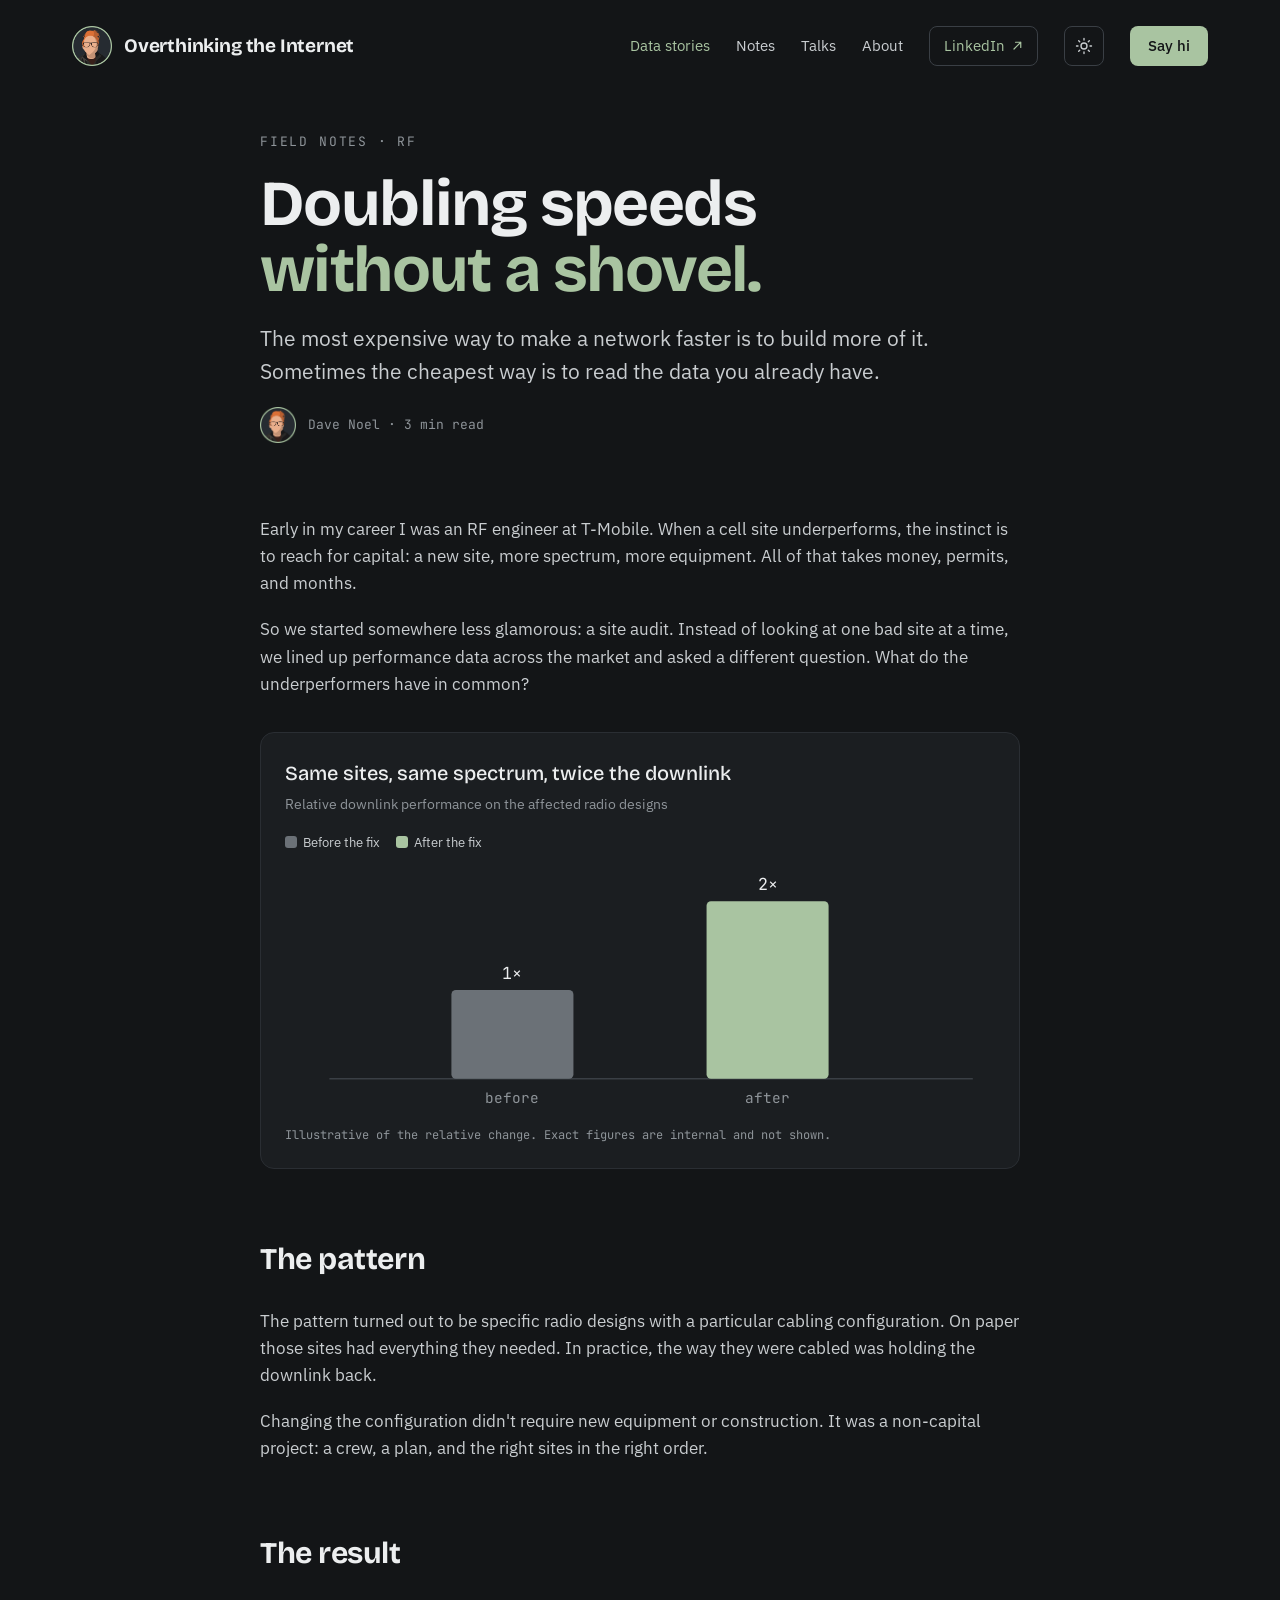
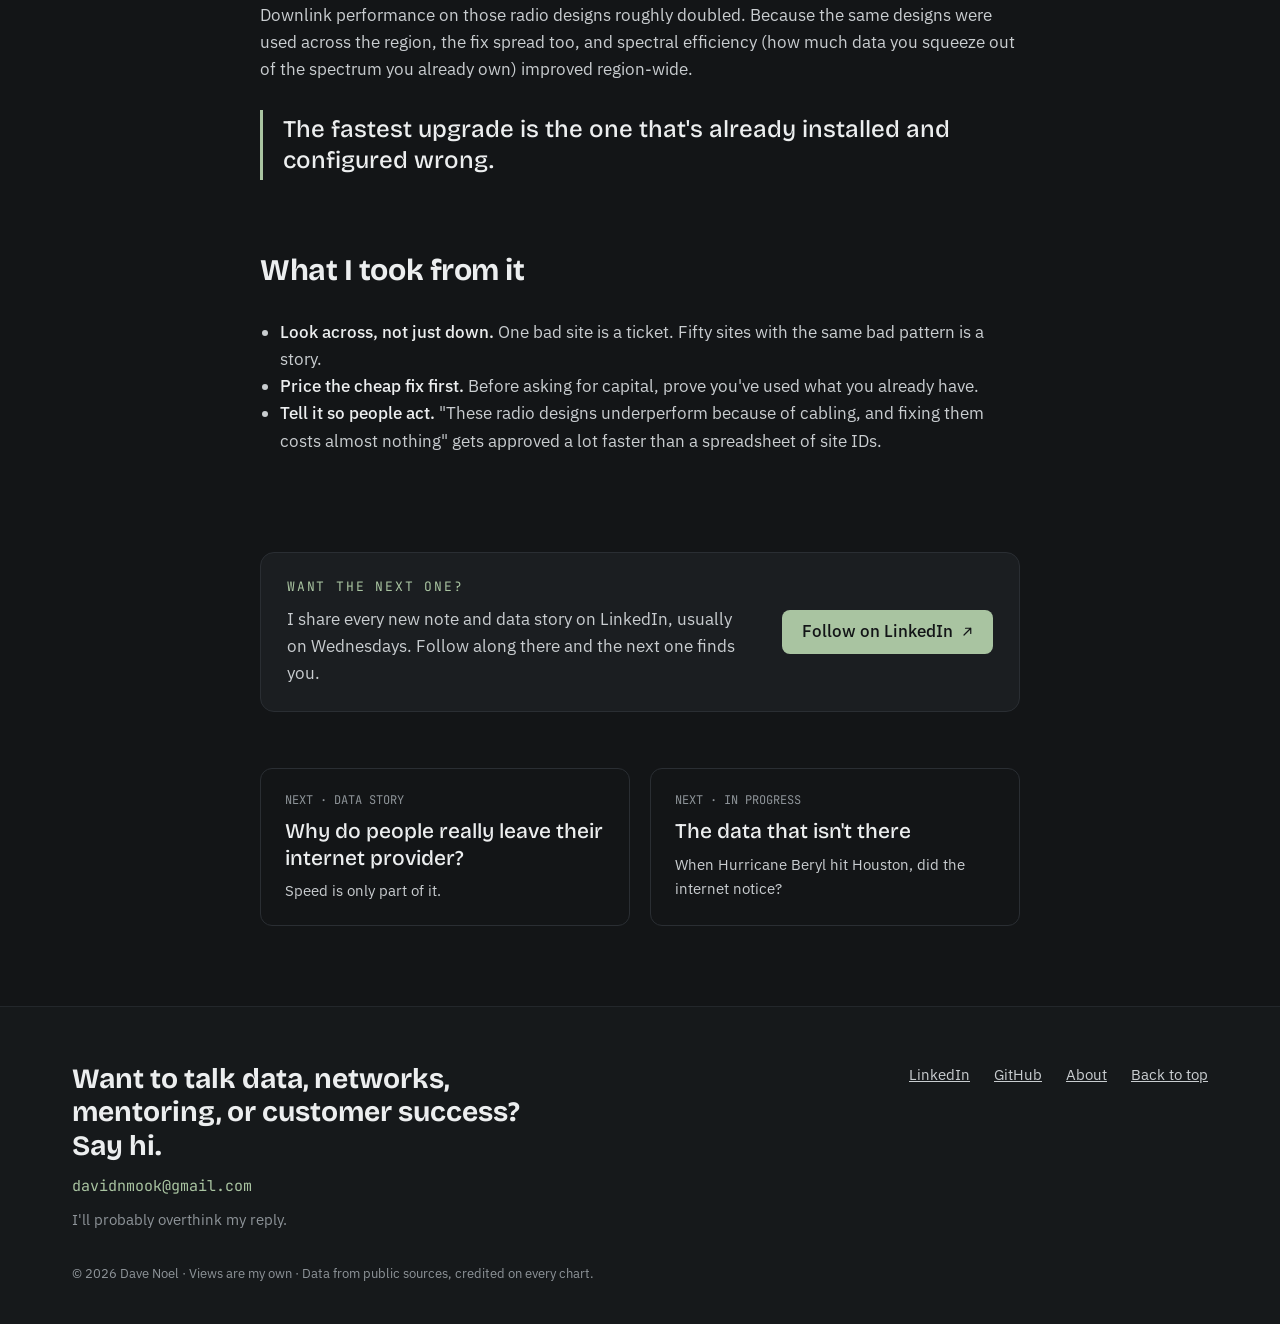
<file: stories/doubling-speeds.html>
<!doctype html>
<html lang="en">
<head>
<meta charset="utf-8">
<meta name="viewport" content="width=device-width, initial-scale=1">
<title>Doubling speeds without a shovel · Dave Noel</title>
<meta name="description" content="A site audit, a cable configuration fix, and twice the downlink with no construction.">
<link rel="canonical" href="https://davenoel.me/stories/doubling-speeds.html">
<meta property="og:type" content="website">
<meta property="og:site_name" content="Overthinking the Internet">
<meta property="og:title" content="Doubling speeds without a shovel · Dave Noel">
<meta property="og:description" content="A site audit, a cable configuration fix, and twice the downlink with no construction.">
<meta property="og:url" content="https://davenoel.me/stories/doubling-speeds.html">
<meta property="og:image" content="https://davenoel.me/assets/img/og/og-default.png">
<meta property="og:image:width" content="1200">
<meta property="og:image:height" content="630">
<meta name="twitter:card" content="summary_large_image">
<meta name="theme-color" content="#131517">
<link rel="icon" href="../favicon.ico" sizes="any">
<link rel="icon" type="image/png" sizes="32x32" href="../assets/img/favicon-32.png">
<link rel="apple-touch-icon" href="../apple-touch-icon.png">
<link rel="preload" href="../assets/fonts/bricolage-grotesque-latin-700-normal.woff2" as="font" type="font/woff2" crossorigin>
<script>try{if(localStorage.getItem('theme')==='light')document.documentElement.setAttribute('data-theme','light')}catch(e){}</script>
<link rel="stylesheet" href="../assets/css/site.css?v=20261018a">
<!-- PostHog: product analytics, web analytics, session replay, experiments -->
<script async src="https://us-assets.i.posthog.com/static/array.js" onload="window.posthog&&posthog.init('phc_wPRDMiWxnPrd356Rk4mPPCwphxNJaoqS666aZrGCzYdj',{api_host:'https://us.i.posthog.com',person_profiles:'identified_only'})"></script>
</head>
<body>
<header id="top"><nav class="wrap nav" aria-label="Main">
<a class="brand" href="../"><img src="../assets/img/avatar-ring.png" alt="" width="40" height="40"><span>Overthinking the Internet</span></a>
<div class="nav-links">
<a href="../index.html#stories" aria-current="page">Data stories</a>
<a href="../index.html#notes">Notes</a>
<a href="../talks.html">Talks</a>
<a href="../about.html">About</a>
<a class="nav-social" href="https://www.linkedin.com/in/noeldave" target="_blank" rel="me noopener" aria-label="Dave Noel on LinkedIn (opens in a new tab)">LinkedIn<svg viewBox="0 0 16 16" fill="none" stroke="currentColor" stroke-width="1.6" stroke-linecap="round" stroke-linejoin="round" aria-hidden="true"><path d="M6 3h7v7M13 3L4 12"/></svg></a>
<button class="theme-toggle" type="button" aria-label="Switch to light mode" aria-pressed="false"><svg class="sun" viewBox="0 0 24 24" fill="none" stroke="currentColor" stroke-width="1.8" stroke-linecap="round" aria-hidden="true"><circle cx="12" cy="12" r="4"/><path d="M12 2v2M12 20v2M4.9 4.9l1.4 1.4M17.7 17.7l1.4 1.4M2 12h2M20 12h2M4.9 19.1l1.4-1.4M17.7 6.3l1.4-1.4"/></svg><svg class="moon" viewBox="0 0 24 24" fill="none" stroke="currentColor" stroke-width="1.8" stroke-linecap="round" stroke-linejoin="round" aria-hidden="true"><path d="M20 14.5A8 8 0 0 1 9.5 4a8 8 0 1 0 10.5 10.5z"/></svg></button>
<a class="btn btn-primary" href="#contact">Say hi</a>
</div>
</nav></header>
<main class="wrap reading">
<div class="article-head">
<div class="eyebrow">Field notes · RF</div>
<h1>Doubling speeds <em>without a shovel.</em></h1>
<p class="dek">The most expensive way to make a network faster is to build more of it. Sometimes the cheapest way is to read the data you already have.</p>
<div class="byline"><img src="../assets/img/avatar-ring.png" alt="" width="36" height="36"><span>Dave Noel · 3 min read</span></div>
</div>

<article class="prose">
<p>Early in my career I was an RF engineer at T-Mobile. When a cell site underperforms, the instinct is to reach for capital: a new site, more spectrum, more equipment. All of that takes money, permits, and months.</p>
<p>So we started somewhere less glamorous: a site audit. Instead of looking at one bad site at a time, we lined up performance data across the market and asked a different question. What do the underperformers have in common?</p>

<figure class="figure">
<h3>Same sites, same spectrum, twice the downlink</h3>
<p class="sub">Relative downlink performance on the affected radio designs</p>
<div class="legend"><span><i style="background:#6B7177"></i>Before the fix</span><span><i style="background:#A9C4A1"></i>After the fix</span></div>
<div class="chart"><svg class="d-only" viewBox="0 0 640 220" role="img" aria-labelledby="dl-t" style="min-width:0"><title id="dl-t">Downlink performance doubled after a cable configuration fix: before 1x, after 2x.</title>
<line x1="40" y1="190" x2="620" y2="190" stroke="#3A3F45" stroke-width="1.5"/>
<rect class="bar" x="150" y="110" width="110" height="80" rx="4" fill="#6B7177"><title>Before: 1x downlink</title></rect>
<rect class="bar" x="380" y="30" width="110" height="160" rx="4" fill="#A9C4A1"><title>After: 2x downlink</title></rect>
<text x="205" y="100" font-size="15" fill="#ECEEEF" text-anchor="middle">1×</text>
<text x="435" y="20" font-size="15" fill="#ECEEEF" text-anchor="middle">2×</text>
<text x="205" y="212" font-size="13" fill="#8E9499" text-anchor="middle">before</text>
<text x="435" y="212" font-size="13" fill="#8E9499" text-anchor="middle">after</text>
</svg>
<svg class="m-only" viewBox="0 0 360 230" role="img" aria-labelledby="dl-t-m"><title id="dl-t-m">Downlink performance doubled after a cable configuration fix: before 1x, after 2x.</title>
<line x1="16" y1="196" x2="344" y2="196" stroke="#3A3F45" stroke-width="1.5"/>
<rect class="bar" x="70" y="116" width="80" height="80" rx="4" fill="#6B7177"><title>Before: 1x downlink</title></rect>
<rect class="bar" x="210" y="36" width="80" height="160" rx="4" fill="#A9C4A1"><title>After: 2x downlink</title></rect>
<text x="110" y="106" font-size="15" fill="#ECEEEF" text-anchor="middle">1×</text>
<text x="250" y="26" font-size="15" fill="#ECEEEF" text-anchor="middle">2×</text>
<text x="110" y="218" font-size="13" fill="#8E9499" text-anchor="middle">before</text>
<text x="250" y="218" font-size="13" fill="#8E9499" text-anchor="middle">after</text>
</svg></div>
<figcaption>Illustrative of the relative change. Exact figures are internal and not shown.</figcaption>
</figure>

<h2>The pattern</h2>
<p>The pattern turned out to be specific radio designs with a particular cabling configuration. On paper those sites had everything they needed. In practice, the way they were cabled was holding the downlink back.</p>
<p>Changing the configuration didn't require new equipment or construction. It was a non-capital project: a crew, a plan, and the right sites in the right order.</p>

<h2>The result</h2>
<p>Downlink performance on those radio designs roughly doubled. Because the same designs were used across the region, the fix spread too, and spectral efficiency (how much data you squeeze out of the spectrum you already own) improved region-wide.</p>

<blockquote>The fastest upgrade is the one that's already installed and configured wrong.</blockquote>

<h2>What I took from it</h2>
<ul>
<li><strong>Look across, not just down.</strong> One bad site is a ticket. Fifty sites with the same bad pattern is a story.</li>
<li><strong>Price the cheap fix first.</strong> Before asking for capital, prove you've used what you already have.</li>
<li><strong>Tell it so people act.</strong> "These radio designs underperform because of cabling, and fixing them costs almost nothing" gets approved a lot faster than a spreadsheet of site IDs.</li>
</ul>
</article>

<aside class="follow" aria-label="Follow along">
<div class="follow-copy">
<span class="eyebrow">Want the next one?</span>
<p>I share every new note and data story on LinkedIn, usually on Wednesdays. Follow along there and the next one finds you.</p>
</div>
<a class="btn btn-primary follow-btn" href="https://www.linkedin.com/in/noeldave" target="_blank" rel="me noopener">Follow on LinkedIn<svg viewBox="0 0 16 16" fill="none" stroke="currentColor" stroke-width="1.6" stroke-linecap="round" stroke-linejoin="round" aria-hidden="true"><path d="M6 3h7v7M13 3L4 12"/></svg></a>
</aside>

<section class="next" aria-label="More stories">
<a class="talk" href="why-customers-leave.html"><span class="meta">NEXT · DATA STORY</span><span class="title">Why do people really leave their internet provider?</span><p>Speed is only part of it.</p></a>
<a class="talk" href="the-data-that-isnt-there.html"><span class="meta">NEXT · IN PROGRESS</span><span class="title">The data that isn't there</span><p>When Hurricane Beryl hit Houston, did the internet notice?</p></a>
</section>
</main>
<footer class="footer" id="contact">
<div class="wrap footer-top">
<div class="footer-cta">
<strong>Want to talk data, networks, mentoring, or customer success? Say hi.</strong>
<span class="email">davidnmook@gmail.com</span>
<small>I'll probably overthink my reply.</small>
</div>
<div class="footer-links">
<a href="https://www.linkedin.com/in/noeldave">LinkedIn</a>
<a href="https://github.com/davenmook">GitHub</a>
<a href="../about.html">About</a>
<a href="#top">Back to top</a>
</div>
</div>
<div class="wrap footer-fine">© 2026 Dave Noel · Views are my own · Data from public sources, credited on every chart.</div>
</footer>
<script src="../assets/js/theme.js?v=20261014t" defer></script>
</body>
</html>
</file>
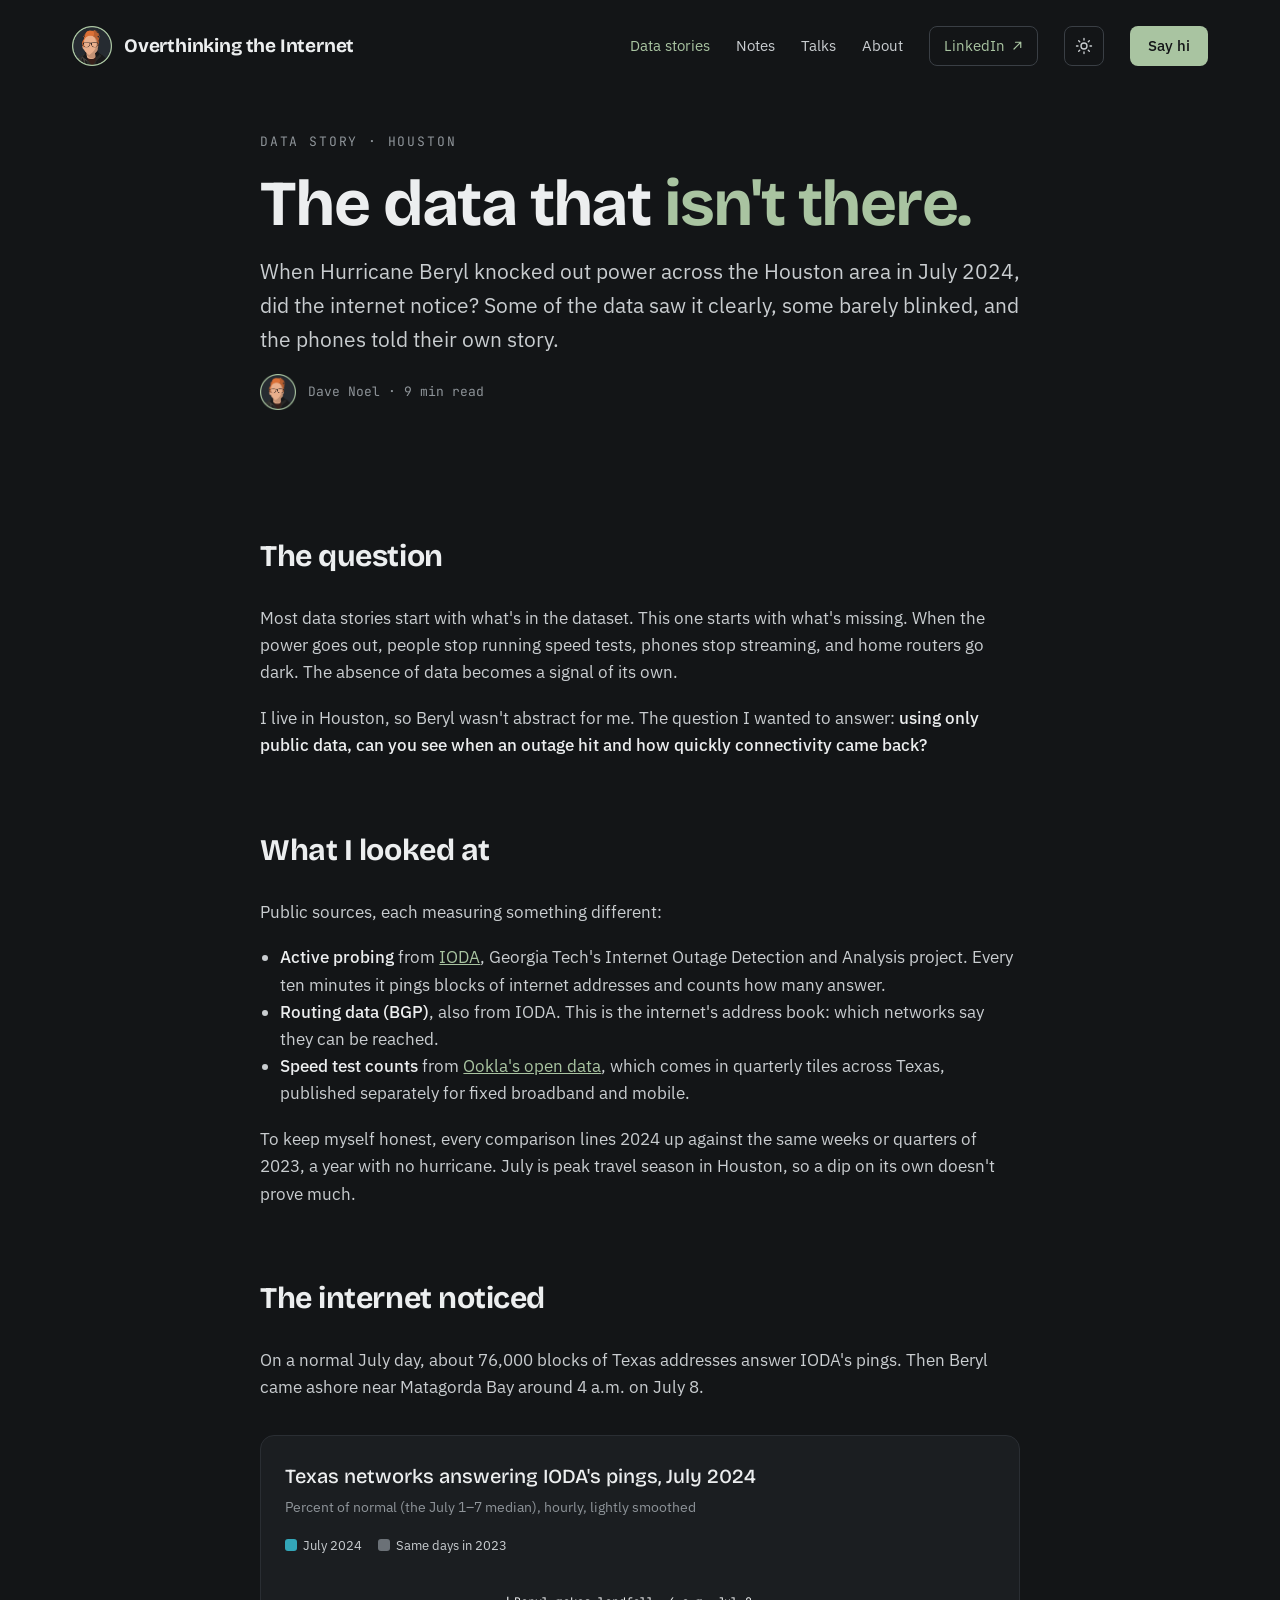
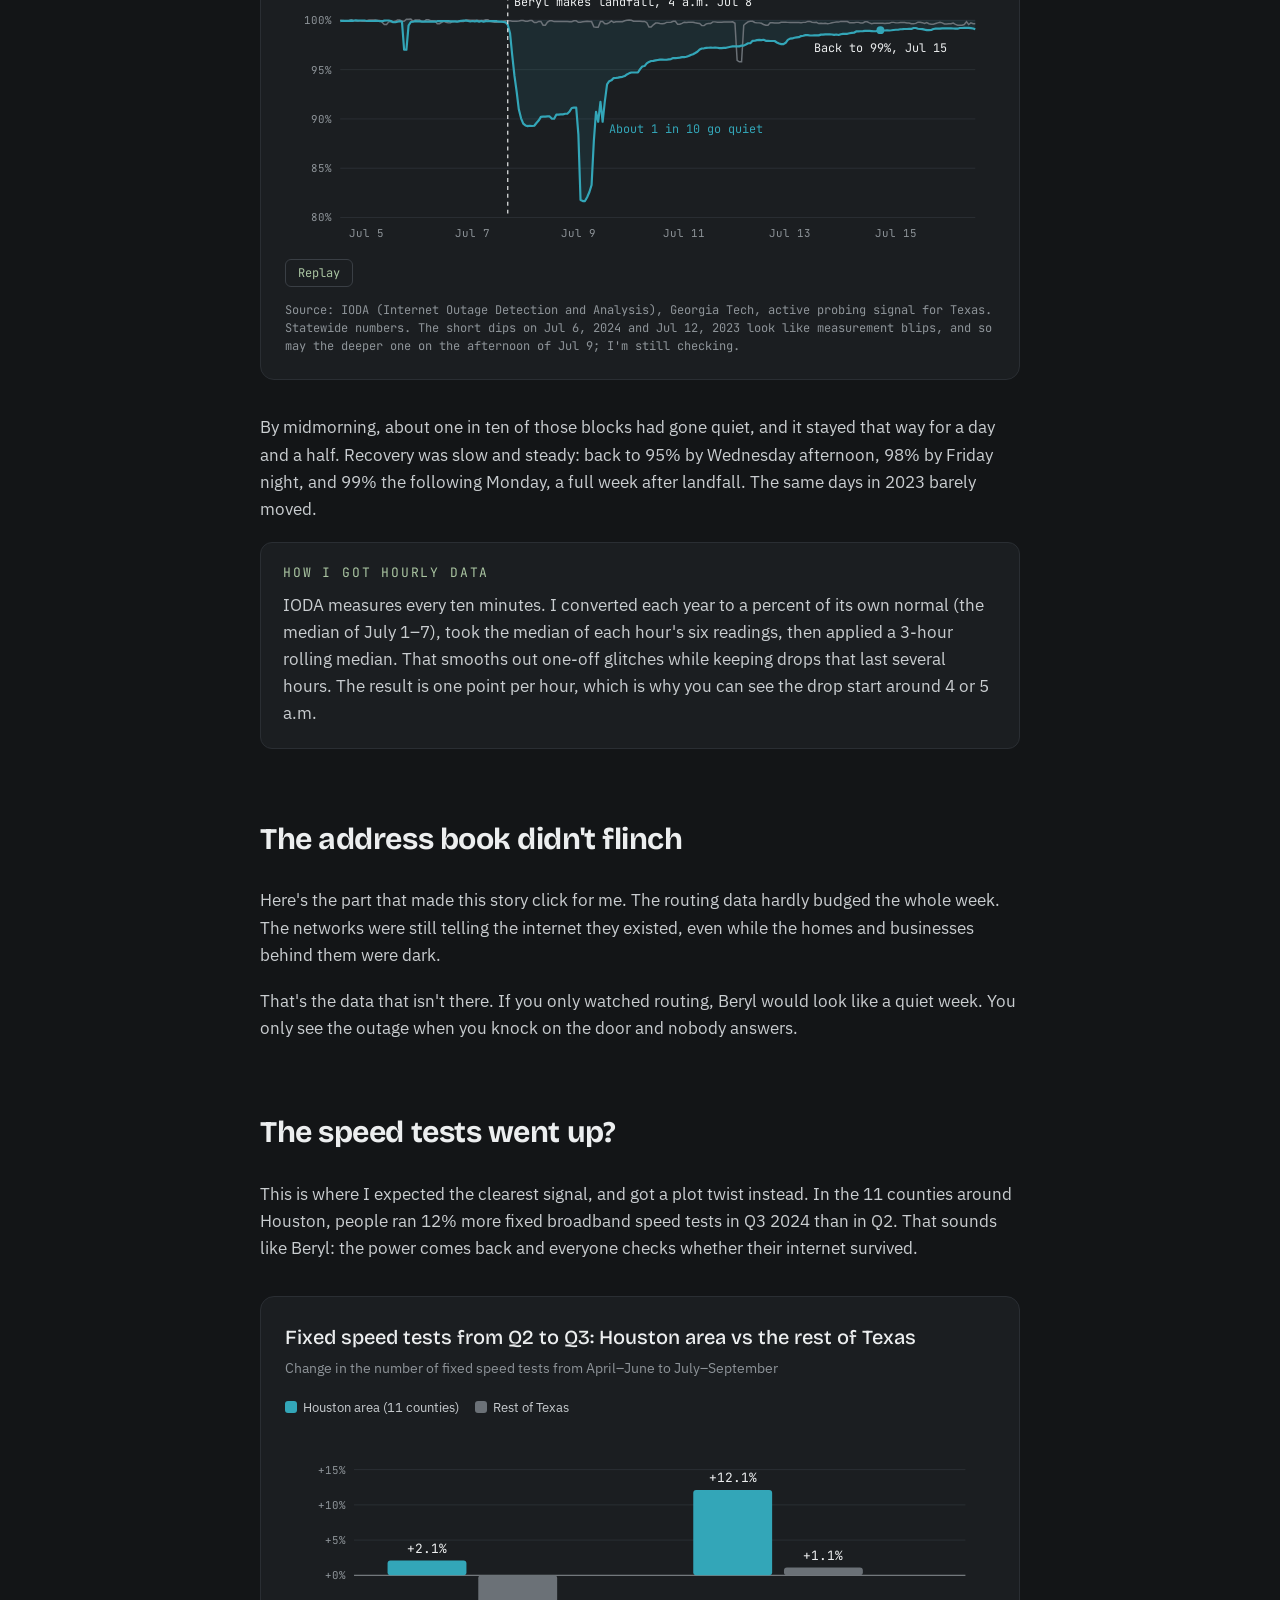
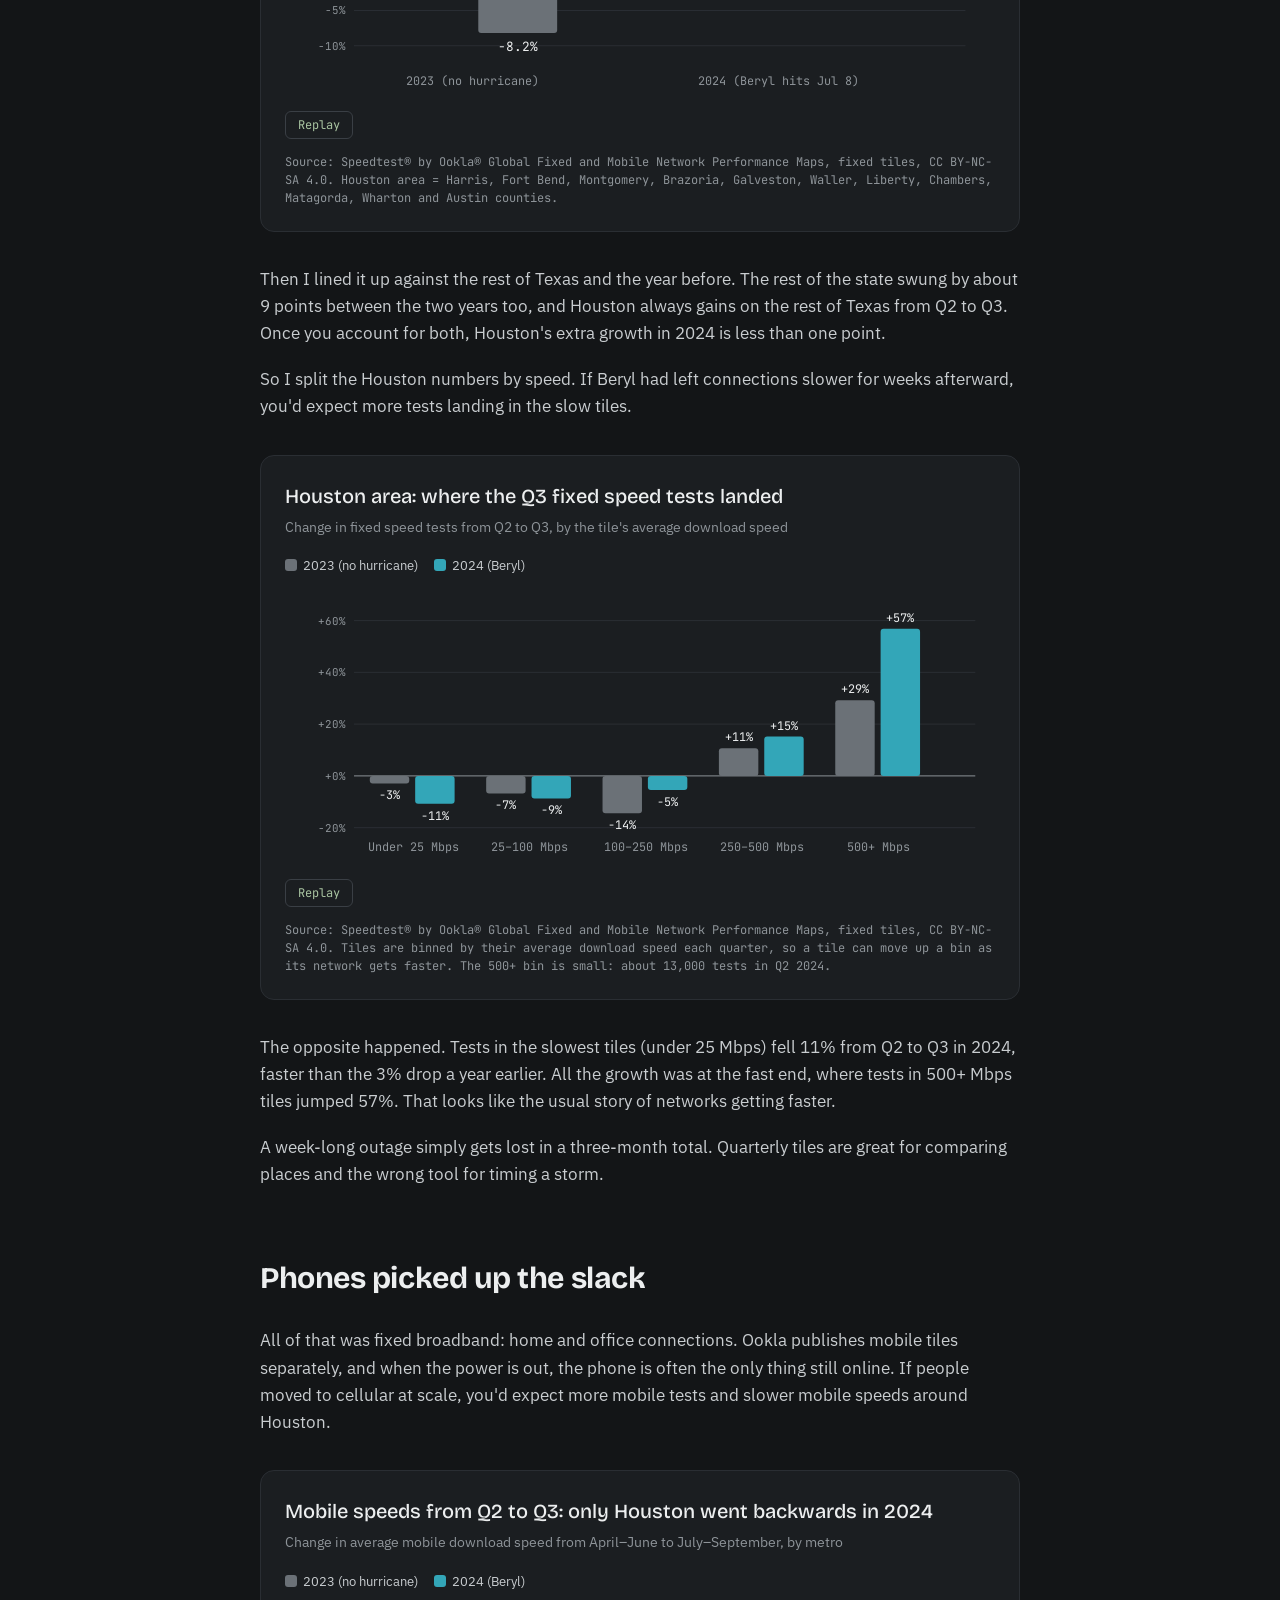
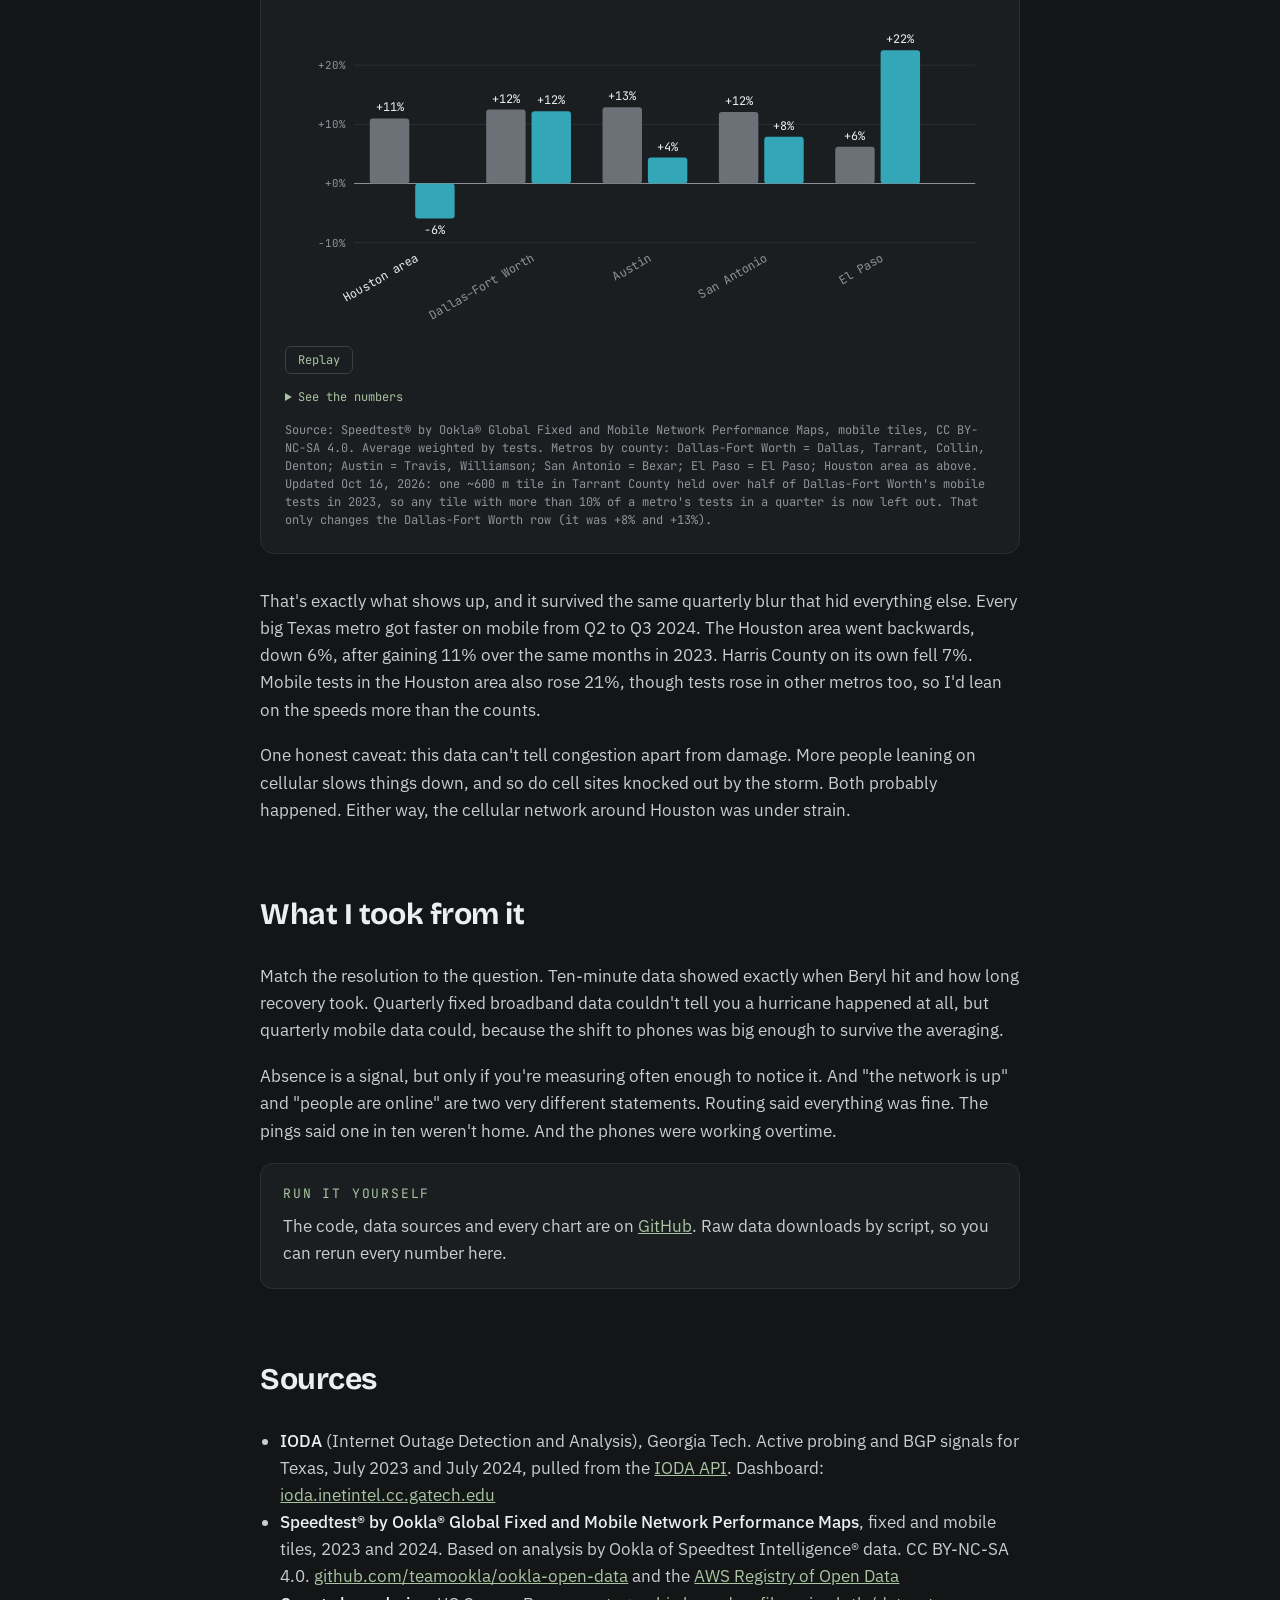
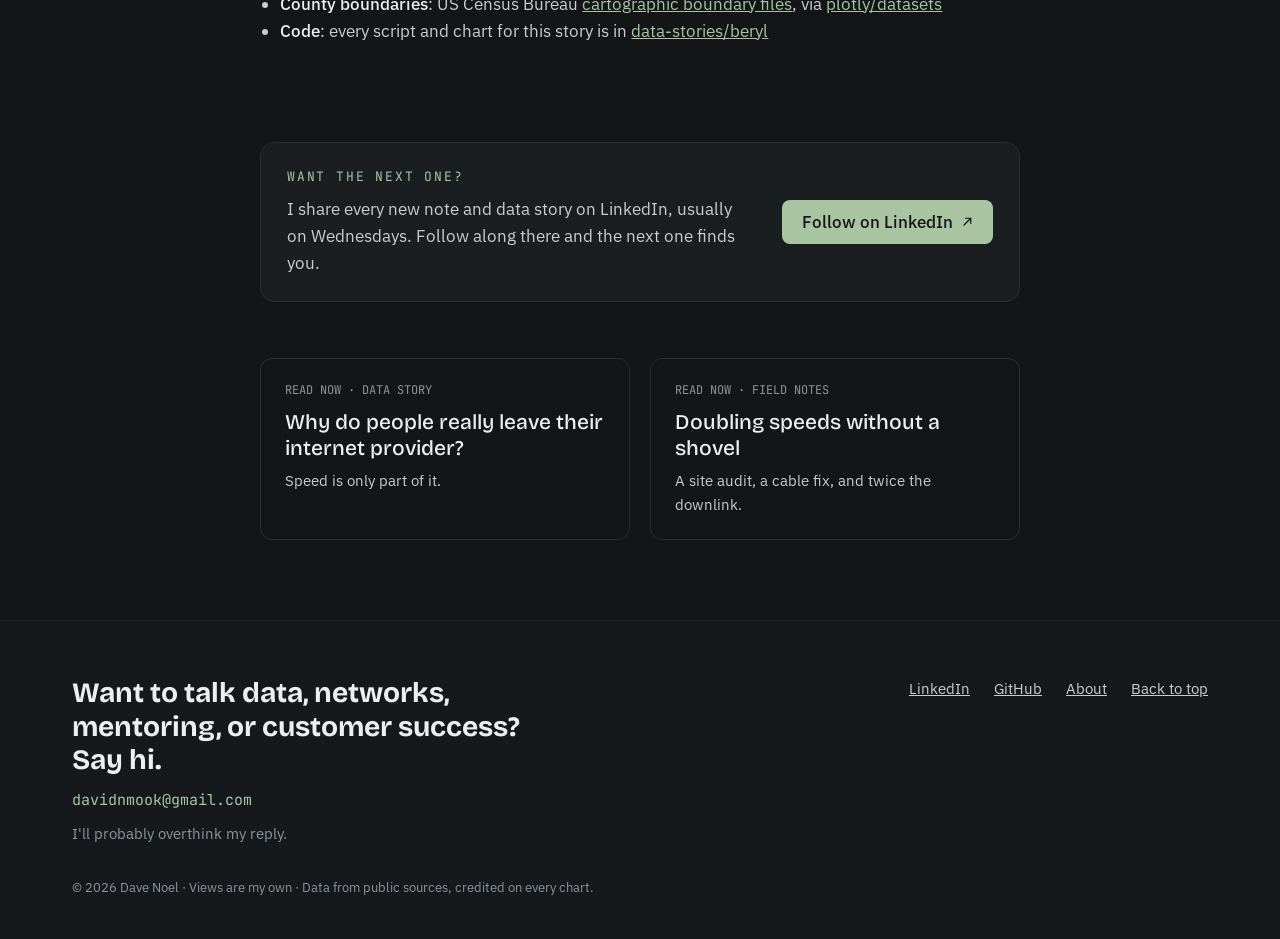
<file: stories/the-data-that-isnt-there.html>
<!doctype html>
<html lang="en">
<head>
<meta charset="utf-8">
<meta name="viewport" content="width=device-width, initial-scale=1">
<title>The data that isn't there · Dave Noel</title>
<meta name="description" content="When Hurricane Beryl knocked out power in Houston, did the internet notice?">
<link rel="canonical" href="https://davenoel.me/stories/the-data-that-isnt-there.html">
<meta property="og:type" content="website">
<meta property="og:site_name" content="Overthinking the Internet">
<meta property="og:title" content="The data that isn't there · Dave Noel">
<meta property="og:description" content="When Hurricane Beryl knocked out power in Houston, did the internet notice?">
<meta property="og:url" content="https://davenoel.me/stories/the-data-that-isnt-there.html">
<meta property="og:image" content="https://davenoel.me/assets/img/og/og-beryl.png">
<meta property="og:image:width" content="1200">
<meta property="og:image:height" content="630">
<meta name="twitter:card" content="summary_large_image">
<meta name="theme-color" content="#131517">
<link rel="icon" href="../favicon.ico" sizes="any">
<link rel="icon" type="image/png" sizes="32x32" href="../assets/img/favicon-32.png">
<link rel="apple-touch-icon" href="../apple-touch-icon.png">
<link rel="preload" href="../assets/fonts/bricolage-grotesque-latin-700-normal.woff2" as="font" type="font/woff2" crossorigin>
<script>try{if(localStorage.getItem('theme')==='light')document.documentElement.setAttribute('data-theme','light')}catch(e){}</script>
<link rel="stylesheet" href="../assets/css/site.css?v=20261018a">
<!-- PostHog: product analytics, web analytics, session replay, experiments -->
<script async src="https://us-assets.i.posthog.com/static/array.js" onload="window.posthog&&posthog.init('phc_wPRDMiWxnPrd356Rk4mPPCwphxNJaoqS666aZrGCzYdj',{api_host:'https://us.i.posthog.com',person_profiles:'identified_only'})"></script>
<style>
/* Phone bar charts on this page lie horizontal, so they grow sideways from the zero line */
#st2-chart.st-wait .m-only .st-bar rect, #st3-chart.st-wait .m-only .st-bar rect { transform: scaleX(0); }
#st2-chart.st-play .m-only .st-bar rect, #st3-chart.st-play .m-only .st-bar rect { animation-name: st-grow-x; }
@keyframes st-grow-x { from { transform: scaleX(0); } to { transform: scaleX(1); } }
@media (max-width: 600px) {
  #st3-chart ~ .table-view table.data { font-size: 12px; }
  #st3-chart ~ .table-view table.data th { font-size: 11px; }
  #st3-chart ~ .table-view table.data th, #st3-chart ~ .table-view table.data td { padding: 6px 4px; }
}
</style>
</head>
<body>
<header id="top"><nav class="wrap nav" aria-label="Main">
<a class="brand" href="../"><img src="../assets/img/avatar-ring.png" alt="" width="40" height="40"><span>Overthinking the Internet</span></a>
<div class="nav-links">
<a href="../index.html#stories" aria-current="page">Data stories</a>
<a href="../index.html#notes">Notes</a>
<a href="../talks.html">Talks</a>
<a href="../about.html">About</a>
<a class="nav-social" href="https://www.linkedin.com/in/noeldave" target="_blank" rel="me noopener" aria-label="Dave Noel on LinkedIn (opens in a new tab)">LinkedIn<svg viewBox="0 0 16 16" fill="none" stroke="currentColor" stroke-width="1.6" stroke-linecap="round" stroke-linejoin="round" aria-hidden="true"><path d="M6 3h7v7M13 3L4 12"/></svg></a>
<button class="theme-toggle" type="button" aria-label="Switch to light mode" aria-pressed="false"><svg class="sun" viewBox="0 0 24 24" fill="none" stroke="currentColor" stroke-width="1.8" stroke-linecap="round" aria-hidden="true"><circle cx="12" cy="12" r="4"/><path d="M12 2v2M12 20v2M4.9 4.9l1.4 1.4M17.7 17.7l1.4 1.4M2 12h2M20 12h2M4.9 19.1l1.4-1.4M17.7 6.3l1.4-1.4"/></svg><svg class="moon" viewBox="0 0 24 24" fill="none" stroke="currentColor" stroke-width="1.8" stroke-linecap="round" stroke-linejoin="round" aria-hidden="true"><path d="M20 14.5A8 8 0 0 1 9.5 4a8 8 0 1 0 10.5 10.5z"/></svg></button>
<a class="btn btn-primary" href="#contact">Say hi</a>
</div>
</nav></header>
<main class="wrap reading">
<div class="article-head">
<div class="eyebrow">Data story · Houston</div>
<h1>The data that <em>isn't there.</em></h1>
<p class="dek">When Hurricane Beryl knocked out power across the Houston area in July 2024, did the internet notice? Some of the data saw it clearly, some barely blinked, and the phones told their own story.</p>
<div class="byline"><img src="../assets/img/avatar-ring.png" alt="" width="36" height="36"><span>Dave Noel · 9 min read</span></div>
</div>

<article class="prose">
<h2>The question</h2>
<p>Most data stories start with what's in the dataset. This one starts with what's missing. When the power goes out, people stop running speed tests, phones stop streaming, and home routers go dark. The absence of data becomes a signal of its own.</p>
<p>I live in Houston, so Beryl wasn't abstract for me. The question I wanted to answer: <strong>using only public data, can you see when an outage hit and how quickly connectivity came back?</strong></p>

<h2>What I looked at</h2>
<p>Public sources, each measuring something different:</p>
<ul>
<li><strong>Active probing</strong> from <a href="https://ioda.inetintel.cc.gatech.edu">IODA</a>, Georgia Tech's Internet Outage Detection and Analysis project. Every ten minutes it pings blocks of internet addresses and counts how many answer.</li>
<li><strong>Routing data (BGP)</strong>, also from IODA. This is the internet's address book: which networks say they can be reached.</li>
<li><strong>Speed test counts</strong> from <a href="https://github.com/teamookla/ookla-open-data">Ookla's open data</a>, which comes in quarterly tiles across Texas, published separately for fixed broadband and mobile.</li>
</ul>
<p>To keep myself honest, every comparison lines 2024 up against the same weeks or quarters of 2023, a year with no hurricane. July is peak travel season in Houston, so a dip on its own doesn't prove much.</p>

<h2>The internet noticed</h2>
<p>On a normal July day, about 76,000 blocks of Texas addresses answer IODA's pings. Then Beryl came ashore near Matagorda Bay around 4 a.m. on July 8.</p>

<figure class="figure">
<h3>Texas networks answering IODA's pings, July 2024</h3>
<p class="sub">Percent of normal (the July 1–7 median), hourly, lightly smoothed</p>
<div class="legend"><span><i style="background:#33A6B8"></i>July 2024</span><span><i style="background:#6B7177"></i>Same days in 2023</span></div>
<div class="chart ber-anim" id="ber-chart"><svg class="d-only" viewBox="0 0 720 280" role="img" aria-labelledby="ber-t"><title id="ber-t">Share of Texas address blocks answering IODA's pings, July 5 to 17, 2024, as a percent of normal. It drops to about 90 percent after Beryl makes landfall early on July 8 and takes until July 15 to get back to 99 percent. The same days in 2023 stay near 100 percent.</title>
<g class="ber-ax"><line x1="56" y1="250.0" x2="700" y2="250.0" stroke="#2A2E33"/><text x="48" y="254.0" class="ber-tick" font-size="11" fill="#8E9499" text-anchor="end">80%</text><line x1="56" y1="200.0" x2="700" y2="200.0" stroke="#2A2E33"/><text x="48" y="204.0" class="ber-tick" font-size="11" fill="#8E9499" text-anchor="end">85%</text><line x1="56" y1="150.0" x2="700" y2="150.0" stroke="#2A2E33"/><text x="48" y="154.0" class="ber-tick" font-size="11" fill="#8E9499" text-anchor="end">90%</text><line x1="56" y1="100.0" x2="700" y2="100.0" stroke="#2A2E33"/><text x="48" y="104.0" class="ber-tick" font-size="11" fill="#8E9499" text-anchor="end">95%</text><line x1="56" y1="50.0" x2="700" y2="50.0" stroke="#2A2E33"/><text x="48" y="54.0" class="ber-tick" font-size="11" fill="#8E9499" text-anchor="end">100%</text><text x="82.8" y="270" class="ber-tick" font-size="11" fill="#8E9499" text-anchor="middle">Jul 5</text><text x="190.2" y="270" class="ber-tick" font-size="11" fill="#8E9499" text-anchor="middle">Jul 7</text><text x="297.5" y="270" class="ber-tick" font-size="11" fill="#8E9499" text-anchor="middle">Jul 9</text><text x="404.8" y="270" class="ber-tick" font-size="11" fill="#8E9499" text-anchor="middle">Jul 11</text><text x="512.2" y="270" class="ber-tick" font-size="11" fill="#8E9499" text-anchor="middle">Jul 13</text><text x="619.5" y="270" class="ber-tick" font-size="11" fill="#8E9499" text-anchor="middle">Jul 15</text></g>
<path class="ber-gap" d="M56.0 50.8 L58.2 50.5 L60.5 50.5 L62.7 50.5 L64.9 50.5 L67.2 50.3 L69.4 50.5 L71.7 50.0 L73.9 50.3 L76.1 50.2 L78.4 50.2 L80.6 50.2 L82.8 50.7 L85.1 50.7 L87.3 50.7 L89.5 50.7 L91.8 50.5 L94.0 50.5 L96.2 50.9 L98.5 50.9 L100.7 50.3 L103.0 50.2 L105.2 50.2 L107.4 50.7 L109.7 52.0 L111.9 52.0 L114.1 51.5 L116.4 50.9 L118.6 51.5 L120.8 79.9 L123.1 79.9 L125.3 55.3 L127.6 51.7 L129.8 51.5 L132.0 50.9 L134.3 51.1 L136.5 51.1 L138.7 51.3 L141.0 51.3 L143.2 51.4 L145.4 51.3 L147.7 51.3 L149.9 51.3 L152.2 51.3 L154.4 50.9 L156.6 50.9 L158.9 50.9 L161.1 50.7 L163.3 50.7 L165.6 50.8 L167.8 51.1 L170.0 51.1 L172.3 51.1 L174.5 51.4 L176.8 50.8 L179.0 50.5 L181.2 50.3 L183.5 50.3 L185.7 50.7 L187.9 51.2 L190.2 50.7 L192.4 51.2 L194.6 50.6 L196.9 51.4 L199.1 50.6 L201.3 51.4 L203.6 50.8 L205.8 51.0 L208.1 50.8 L210.3 50.9 L212.5 50.7 L214.8 50.9 L217.0 51.3 L219.2 51.4 L221.5 51.7 L223.7 52.1 L225.9 54.6 L228.2 63.1 L230.4 85.3 L232.7 106.4 L234.9 122.2 L237.1 140.3 L239.4 149.4 L241.6 154.8 L243.8 156.6 L246.1 157.3 L248.3 156.9 L250.5 157.2 L252.8 156.9 L255.0 154.1 L257.2 151.7 L259.5 147.9 L261.7 147.7 L264.0 147.7 L266.2 147.5 L268.4 147.5 L270.7 149.8 L272.9 149.8 L275.1 145.7 L277.4 145.7 L279.6 145.4 L281.8 145.4 L284.1 144.8 L286.3 144.7 L288.6 142.4 L290.8 138.9 L293.0 138.6 L295.3 138.6 L297.5 165.6 L299.7 232.3 L302.0 233.3 L304.2 233.3 L306.4 229.4 L308.7 224.1 L310.9 217.0 L313.2 172.3 L315.4 142.7 L317.6 152.9 L319.9 132.6 L322.1 152.9 L324.3 132.6 L326.6 114.9 L328.8 111.8 L331.0 110.9 L333.3 108.6 L335.5 108.5 L337.8 108.1 L340.0 107.6 L342.2 107.3 L344.5 106.5 L346.7 104.9 L348.9 103.8 L351.2 102.9 L353.4 102.9 L355.6 102.9 L357.9 102.9 L360.1 99.5 L362.3 96.9 L364.6 96.4 L366.8 93.7 L369.1 92.2 L371.3 91.3 L373.5 91.1 L375.8 90.7 L378.0 90.3 L380.2 89.9 L382.5 89.9 L384.7 90.0 L386.9 90.0 L389.2 89.6 L391.4 89.3 L393.7 88.3 L395.9 88.3 L398.1 88.1 L400.4 87.8 L402.6 87.4 L404.8 87.3 L407.1 87.0 L409.3 86.2 L411.5 85.1 L413.8 84.4 L416.0 83.2 L418.2 81.9 L420.5 79.6 L422.7 78.6 L425.0 78.4 L427.2 77.9 L429.4 77.8 L431.7 77.7 L433.9 77.8 L436.1 77.7 L438.4 77.8 L440.6 78.2 L442.8 78.2 L445.1 78.0 L447.3 77.9 L449.6 77.3 L451.8 76.8 L454.0 76.4 L456.3 76.4 L458.5 76.4 L460.7 76.4 L463.0 75.7 L465.2 75.7 L467.4 74.6 L469.7 73.3 L471.9 73.2 L474.2 70.8 L476.4 70.7 L478.6 70.1 L480.9 69.9 L483.1 70.1 L485.3 69.7 L487.6 70.8 L489.8 70.8 L492.0 71.0 L494.3 71.0 L496.5 71.0 L498.8 72.5 L501.0 73.6 L503.2 74.2 L505.5 74.2 L507.7 72.8 L509.9 69.9 L512.2 68.6 L514.4 68.4 L516.6 67.7 L518.9 67.3 L521.1 67.1 L523.3 66.0 L525.6 65.7 L527.8 65.0 L530.1 65.0 L532.3 65.4 L534.5 65.4 L536.8 65.3 L539.0 65.3 L541.2 65.3 L543.5 64.5 L545.7 64.5 L547.9 64.2 L550.2 64.3 L552.4 64.3 L554.7 64.4 L556.9 64.8 L559.1 64.4 L561.4 64.9 L563.6 64.1 L565.8 63.7 L568.1 63.7 L570.3 63.7 L572.5 63.1 L574.8 62.8 L577.0 62.6 L579.2 61.3 L581.5 61.3 L583.7 61.1 L586.0 61.0 L588.2 60.8 L590.4 60.8 L592.7 60.8 L594.9 60.9 L597.1 61.1 L599.4 61.1 L601.6 60.4 L603.8 60.4 L606.1 60.1 L608.3 60.3 L610.6 60.1 L612.8 60.3 L615.0 60.1 L617.3 59.8 L619.5 59.6 L621.7 59.6 L624.0 59.1 L626.2 59.0 L628.4 58.8 L630.7 58.8 L632.9 58.7 L635.2 58.7 L637.4 57.8 L639.6 57.8 L641.9 58.6 L644.1 58.8 L646.3 58.9 L648.6 59.5 L650.8 60.0 L653.0 60.0 L655.3 59.8 L657.5 58.8 L659.8 58.5 L662.0 58.5 L664.2 58.5 L666.5 58.2 L668.7 58.2 L670.9 58.2 L673.2 58.1 L675.4 58.2 L677.6 58.3 L679.9 58.5 L682.1 58.5 L684.3 57.8 L686.6 57.8 L688.8 57.6 L691.1 57.7 L693.3 57.7 L695.5 58.0 L697.8 58.3 L700.0 59.1 L700.0 50.0 L56.0 50.0 Z" fill="#33A6B8" fill-opacity="0.10"/>
<path class="ber-line ber-2023" d="M56.0 49.7 L58.2 50.3 L60.5 50.4 L62.7 50.4 L64.9 50.2 L67.2 49.5 L69.4 50.2 L71.7 50.6 L73.9 50.7 L76.1 50.8 L78.4 51.0 L80.6 51.0 L82.8 50.4 L85.1 49.8 L87.3 49.8 L89.5 49.8 L91.8 49.7 L94.0 50.1 L96.2 50.1 L98.5 52.0 L100.7 54.3 L103.0 54.3 L105.2 51.6 L107.4 51.5 L109.7 51.4 L111.9 51.0 L114.1 49.6 L116.4 49.6 L118.6 50.9 L120.8 50.9 L123.1 48.9 L125.3 48.9 L127.6 48.8 L129.8 51.0 L132.0 49.6 L134.3 49.6 L136.5 49.6 L138.7 51.3 L141.0 51.3 L143.2 49.5 L145.4 49.5 L147.7 50.5 L149.9 50.5 L152.2 50.7 L154.4 53.4 L156.6 53.4 L158.9 52.0 L161.1 51.0 L163.3 52.0 L165.6 52.6 L167.8 52.6 L170.0 51.4 L172.3 51.3 L174.5 51.1 L176.8 51.1 L179.0 51.1 L181.2 51.1 L183.5 49.8 L185.7 49.8 L187.9 49.9 L190.2 49.9 L192.4 49.9 L194.6 49.9 L196.9 50.1 L199.1 50.2 L201.3 50.2 L203.6 49.5 L205.8 49.5 L208.1 51.0 L210.3 51.4 L212.5 52.0 L214.8 52.0 L217.0 51.6 L219.2 51.4 L221.5 50.7 L223.7 50.4 L225.9 50.4 L228.2 50.4 L230.4 50.9 L232.7 50.9 L234.9 50.9 L237.1 50.7 L239.4 50.2 L241.6 50.2 L243.8 51.0 L246.1 51.0 L248.3 50.3 L250.5 50.3 L252.8 52.3 L255.0 52.3 L257.2 51.1 L259.5 51.1 L261.7 55.0 L264.0 55.0 L266.2 51.8 L268.4 50.5 L270.7 50.5 L272.9 51.3 L275.1 51.3 L277.4 51.1 L279.6 51.1 L281.8 51.3 L284.1 51.3 L286.3 51.3 L288.6 51.5 L290.8 51.5 L293.0 50.5 L295.3 50.5 L297.5 52.0 L299.7 52.0 L302.0 51.5 L304.2 51.2 L306.4 51.0 L308.7 51.2 L310.9 51.3 L313.2 56.7 L315.4 57.0 L317.6 57.0 L319.9 51.2 L322.1 51.2 L324.3 53.5 L326.6 53.5 L328.8 52.4 L331.0 50.7 L333.3 52.2 L335.5 51.4 L337.8 51.4 L340.0 51.4 L342.2 51.4 L344.5 50.4 L346.7 50.0 L348.9 49.7 L351.2 50.0 L353.4 51.0 L355.6 51.0 L357.9 51.0 L360.1 50.9 L362.3 51.3 L364.6 51.1 L366.8 52.2 L369.1 56.9 L371.3 56.9 L373.5 54.6 L375.8 52.8 L378.0 52.8 L380.2 53.3 L382.5 53.4 L384.7 53.3 L386.9 52.1 L389.2 52.1 L391.4 52.0 L393.7 51.0 L395.9 51.0 L398.1 54.0 L400.4 54.0 L402.6 53.1 L404.8 51.9 L407.1 52.3 L409.3 51.9 L411.5 51.9 L413.8 51.9 L416.0 52.5 L418.2 52.9 L420.5 53.3 L422.7 55.4 L425.0 55.4 L427.2 53.6 L429.4 53.2 L431.7 53.2 L433.9 51.6 L436.1 51.6 L438.4 52.0 L440.6 52.0 L442.8 52.0 L445.1 51.7 L447.3 51.7 L449.6 51.6 L451.8 51.7 L454.0 51.5 L456.3 53.0 L458.5 90.6 L460.7 92.1 L463.0 92.1 L465.2 55.1 L467.4 53.0 L469.7 51.5 L471.9 51.0 L474.2 51.0 L476.4 52.2 L478.6 52.6 L480.9 52.6 L483.1 53.0 L485.3 54.2 L487.6 54.9 L489.8 54.9 L492.0 52.4 L494.3 52.4 L496.5 52.8 L498.8 52.8 L501.0 52.7 L503.2 52.0 L505.5 52.0 L507.7 52.0 L509.9 52.1 L512.2 52.2 L514.4 52.2 L516.6 52.2 L518.9 52.2 L521.1 52.2 L523.3 52.5 L525.6 52.1 L527.8 52.1 L530.1 51.1 L532.3 51.1 L534.5 52.0 L536.8 52.2 L539.0 52.0 L541.2 53.3 L543.5 53.0 L545.7 53.3 L547.9 53.1 L550.2 53.4 L552.4 53.1 L554.7 52.5 L556.9 52.1 L559.1 51.8 L561.4 51.8 L563.6 51.1 L565.8 51.1 L568.1 51.1 L570.3 51.3 L572.5 52.4 L574.8 52.4 L577.0 52.4 L579.2 52.1 L581.5 52.1 L583.7 52.7 L586.0 52.7 L588.2 51.5 L590.4 51.5 L592.7 52.6 L594.9 53.4 L597.1 52.9 L599.4 52.9 L601.6 52.9 L603.8 52.9 L606.1 52.9 L608.3 53.2 L610.6 52.9 L612.8 52.9 L615.0 52.1 L617.3 52.1 L619.5 52.6 L621.7 52.6 L624.0 52.3 L626.2 52.3 L628.4 52.3 L630.7 52.8 L632.9 52.8 L635.2 53.4 L637.4 53.4 L639.6 53.1 L641.9 51.9 L644.1 51.9 L646.3 52.4 L648.6 53.2 L650.8 52.4 L653.0 53.5 L655.3 53.9 L657.5 53.9 L659.8 53.2 L662.0 52.6 L664.2 52.1 L666.5 52.6 L668.7 53.7 L670.9 53.7 L673.2 53.4 L675.4 53.4 L677.6 52.8 L679.9 54.1 L682.1 54.9 L684.3 54.9 L686.6 54.9 L688.8 54.3 L691.1 51.5 L693.3 54.3 L695.5 52.6 L697.8 53.4 L700.0 53.4" pathLength="1" fill="none" stroke="#6B7177" stroke-width="1.5"/>
<path class="ber-line ber-2024" d="M56.0 50.8 L58.2 50.5 L60.5 50.5 L62.7 50.5 L64.9 50.5 L67.2 50.3 L69.4 50.5 L71.7 50.0 L73.9 50.3 L76.1 50.2 L78.4 50.2 L80.6 50.2 L82.8 50.7 L85.1 50.7 L87.3 50.7 L89.5 50.7 L91.8 50.5 L94.0 50.5 L96.2 50.9 L98.5 50.9 L100.7 50.3 L103.0 50.2 L105.2 50.2 L107.4 50.7 L109.7 52.0 L111.9 52.0 L114.1 51.5 L116.4 50.9 L118.6 51.5 L120.8 79.9 L123.1 79.9 L125.3 55.3 L127.6 51.7 L129.8 51.5 L132.0 50.9 L134.3 51.1 L136.5 51.1 L138.7 51.3 L141.0 51.3 L143.2 51.4 L145.4 51.3 L147.7 51.3 L149.9 51.3 L152.2 51.3 L154.4 50.9 L156.6 50.9 L158.9 50.9 L161.1 50.7 L163.3 50.7 L165.6 50.8 L167.8 51.1 L170.0 51.1 L172.3 51.1 L174.5 51.4 L176.8 50.8 L179.0 50.5 L181.2 50.3 L183.5 50.3 L185.7 50.7 L187.9 51.2 L190.2 50.7 L192.4 51.2 L194.6 50.6 L196.9 51.4 L199.1 50.6 L201.3 51.4 L203.6 50.8 L205.8 51.0 L208.1 50.8 L210.3 50.9 L212.5 50.7 L214.8 50.9 L217.0 51.3 L219.2 51.4 L221.5 51.7 L223.7 52.1 L225.9 54.6 L228.2 63.1 L230.4 85.3 L232.7 106.4 L234.9 122.2 L237.1 140.3 L239.4 149.4 L241.6 154.8 L243.8 156.6 L246.1 157.3 L248.3 156.9 L250.5 157.2 L252.8 156.9 L255.0 154.1 L257.2 151.7 L259.5 147.9 L261.7 147.7 L264.0 147.7 L266.2 147.5 L268.4 147.5 L270.7 149.8 L272.9 149.8 L275.1 145.7 L277.4 145.7 L279.6 145.4 L281.8 145.4 L284.1 144.8 L286.3 144.7 L288.6 142.4 L290.8 138.9 L293.0 138.6 L295.3 138.6 L297.5 165.6 L299.7 232.3 L302.0 233.3 L304.2 233.3 L306.4 229.4 L308.7 224.1 L310.9 217.0 L313.2 172.3 L315.4 142.7 L317.6 152.9 L319.9 132.6 L322.1 152.9 L324.3 132.6 L326.6 114.9 L328.8 111.8 L331.0 110.9 L333.3 108.6 L335.5 108.5 L337.8 108.1 L340.0 107.6 L342.2 107.3 L344.5 106.5 L346.7 104.9 L348.9 103.8 L351.2 102.9 L353.4 102.9 L355.6 102.9 L357.9 102.9 L360.1 99.5 L362.3 96.9 L364.6 96.4 L366.8 93.7 L369.1 92.2 L371.3 91.3 L373.5 91.1 L375.8 90.7 L378.0 90.3 L380.2 89.9 L382.5 89.9 L384.7 90.0 L386.9 90.0 L389.2 89.6 L391.4 89.3 L393.7 88.3 L395.9 88.3 L398.1 88.1 L400.4 87.8 L402.6 87.4 L404.8 87.3 L407.1 87.0 L409.3 86.2 L411.5 85.1 L413.8 84.4 L416.0 83.2 L418.2 81.9 L420.5 79.6 L422.7 78.6 L425.0 78.4 L427.2 77.9 L429.4 77.8 L431.7 77.7 L433.9 77.8 L436.1 77.7 L438.4 77.8 L440.6 78.2 L442.8 78.2 L445.1 78.0 L447.3 77.9 L449.6 77.3 L451.8 76.8 L454.0 76.4 L456.3 76.4 L458.5 76.4 L460.7 76.4 L463.0 75.7 L465.2 75.7 L467.4 74.6 L469.7 73.3 L471.9 73.2 L474.2 70.8 L476.4 70.7 L478.6 70.1 L480.9 69.9 L483.1 70.1 L485.3 69.7 L487.6 70.8 L489.8 70.8 L492.0 71.0 L494.3 71.0 L496.5 71.0 L498.8 72.5 L501.0 73.6 L503.2 74.2 L505.5 74.2 L507.7 72.8 L509.9 69.9 L512.2 68.6 L514.4 68.4 L516.6 67.7 L518.9 67.3 L521.1 67.1 L523.3 66.0 L525.6 65.7 L527.8 65.0 L530.1 65.0 L532.3 65.4 L534.5 65.4 L536.8 65.3 L539.0 65.3 L541.2 65.3 L543.5 64.5 L545.7 64.5 L547.9 64.2 L550.2 64.3 L552.4 64.3 L554.7 64.4 L556.9 64.8 L559.1 64.4 L561.4 64.9 L563.6 64.1 L565.8 63.7 L568.1 63.7 L570.3 63.7 L572.5 63.1 L574.8 62.8 L577.0 62.6 L579.2 61.3 L581.5 61.3 L583.7 61.1 L586.0 61.0 L588.2 60.8 L590.4 60.8 L592.7 60.8 L594.9 60.9 L597.1 61.1 L599.4 61.1 L601.6 60.4 L603.8 60.4 L606.1 60.1 L608.3 60.3 L610.6 60.1 L612.8 60.3 L615.0 60.1 L617.3 59.8 L619.5 59.6 L621.7 59.6 L624.0 59.1 L626.2 59.0 L628.4 58.8 L630.7 58.8 L632.9 58.7 L635.2 58.7 L637.4 57.8 L639.6 57.8 L641.9 58.6 L644.1 58.8 L646.3 58.9 L648.6 59.5 L650.8 60.0 L653.0 60.0 L655.3 59.8 L657.5 58.8 L659.8 58.5 L662.0 58.5 L664.2 58.5 L666.5 58.2 L668.7 58.2 L670.9 58.2 L673.2 58.1 L675.4 58.2 L677.6 58.3 L679.9 58.5 L682.1 58.5 L684.3 57.8 L686.6 57.8 L688.8 57.6 L691.1 57.7 L693.3 57.7 L695.5 58.0 L697.8 58.3 L700.0 59.1" pathLength="1" fill="none" stroke="#33A6B8" stroke-width="2.2" stroke-linejoin="round"/>
<g class="ber-land" style="--at:1.14s"><line x1="225.9" y1="26" x2="225.9" y2="250" stroke="#ECEEEF" stroke-width="1.2" stroke-dasharray="4 4"/><text x="231.9" y="36" class="ber-t" font-size="12" fill="#ECEEEF">Beryl makes landfall, 4 a.m. Jul 8</text></g>
<g class="ber-note" style="--at:1.46s"><text class="ber-t" x="328.8" y="164.0" font-size="12" fill="#33A6B8">About 1 in 10 go quiet</text></g>
<g class="ber-note" style="--at:3.22s"><circle cx="603.8" cy="60.0" r="4" fill="#33A6B8"/><text x="603.8" y="82.0" class="ber-t" font-size="12" fill="#ECEEEF" text-anchor="middle">Back to 99%, Jul 15</text></g>
</svg>
<svg class="m-only" viewBox="0 0 360 300" role="img" aria-labelledby="ber-t-m"><title id="ber-t-m">Share of Texas address blocks answering IODA's pings, July 5 to 17, 2024, as a percent of normal. It drops to about 90 percent after Beryl makes landfall early on July 8 and takes until July 15 to get back to 99 percent. The same days in 2023 stay near 100 percent.</title>
<g class="ber-ax"><line x1="44.0" y1="270.0" x2="350.0" y2="270.0" stroke="#2A2E33"/><text x="39.0" y="274.0" class="ber-tick" font-size="12" fill="#8E9499" text-anchor="end">80%</text><line x1="44.0" y1="220.0" x2="350.0" y2="220.0" stroke="#2A2E33"/><text x="39.0" y="224.0" class="ber-tick" font-size="12" fill="#8E9499" text-anchor="end">85%</text><line x1="44.0" y1="170.0" x2="350.0" y2="170.0" stroke="#2A2E33"/><text x="39.0" y="174.0" class="ber-tick" font-size="12" fill="#8E9499" text-anchor="end">90%</text><line x1="44.0" y1="120.0" x2="350.0" y2="120.0" stroke="#2A2E33"/><text x="39.0" y="124.0" class="ber-tick" font-size="12" fill="#8E9499" text-anchor="end">95%</text><line x1="44.0" y1="70.0" x2="350.0" y2="70.0" stroke="#2A2E33"/><text x="39.0" y="74.0" class="ber-tick" font-size="12" fill="#8E9499" text-anchor="end">100%</text><text x="56.7" y="290.0" class="ber-tick" font-size="12" fill="#8E9499" text-anchor="middle">Jul 5</text><text x="158.8" y="290.0" class="ber-tick" font-size="12" fill="#8E9499" text-anchor="middle">Jul 9</text><text x="260.8" y="290.0" class="ber-tick" font-size="12" fill="#8E9499" text-anchor="middle">Jul 13</text></g>
<path class="ber-gap" d="M44.0 70.8 L45.0 70.5 L46.1 70.5 L47.2 70.5 L48.2 70.5 L49.3 70.3 L50.4 70.5 L51.5 70.0 L52.5 70.3 L53.6 70.2 L54.6 70.2 L55.7 70.2 L56.7 70.7 L57.8 70.7 L58.9 70.7 L59.9 70.7 L61.0 70.5 L62.1 70.5 L63.1 70.9 L64.2 70.9 L65.2 70.3 L66.3 70.2 L67.4 70.2 L68.4 70.7 L69.5 72.0 L70.6 72.0 L71.6 71.5 L72.7 70.9 L73.7 71.5 L74.8 99.9 L75.9 99.9 L76.9 75.3 L78.0 71.7 L79.1 71.5 L80.1 70.9 L81.2 71.1 L82.2 71.1 L83.3 71.3 L84.4 71.3 L85.4 71.4 L86.5 71.3 L87.6 71.3 L88.6 71.3 L89.7 71.3 L90.8 70.9 L91.8 70.9 L92.9 70.9 L93.9 70.7 L95.0 70.7 L96.1 70.8 L97.1 71.1 L98.2 71.1 L99.3 71.1 L100.3 71.4 L101.4 70.8 L102.4 70.5 L103.5 70.3 L104.6 70.3 L105.6 70.7 L106.7 71.2 L107.8 70.7 L108.8 71.2 L109.9 70.6 L110.9 71.4 L112.0 70.6 L113.0 71.4 L114.1 70.8 L115.2 71.0 L116.3 70.8 L117.3 70.9 L118.4 70.7 L119.5 70.9 L120.5 71.3 L121.5 71.4 L122.6 71.7 L123.7 72.1 L124.7 74.6 L125.8 83.1 L126.9 105.3 L128.0 126.4 L129.0 142.2 L130.1 160.3 L131.1 169.4 L132.2 174.8 L133.2 176.6 L134.3 177.3 L135.4 176.9 L136.4 177.2 L137.5 176.9 L138.6 174.1 L139.6 171.7 L140.7 167.9 L141.7 167.7 L142.8 167.7 L143.9 167.5 L144.9 167.5 L146.0 169.8 L147.1 169.8 L148.1 165.7 L149.2 165.7 L150.2 165.4 L151.3 165.4 L152.4 164.8 L153.4 164.7 L154.5 162.4 L155.6 158.9 L156.6 158.6 L157.7 158.6 L158.8 185.6 L159.8 252.3 L160.9 253.3 L161.9 253.3 L163.0 249.4 L164.1 244.1 L165.1 237.0 L166.2 192.3 L167.3 162.7 L168.3 172.9 L169.4 152.6 L170.4 172.9 L171.5 152.6 L172.6 134.9 L173.6 131.8 L174.7 130.9 L175.8 128.6 L176.8 128.5 L177.9 128.1 L178.9 127.6 L180.0 127.3 L181.1 126.5 L182.1 124.9 L183.2 123.8 L184.3 122.9 L185.3 122.9 L186.4 122.9 L187.4 122.9 L188.5 119.5 L189.5 116.9 L190.6 116.4 L191.7 113.7 L192.8 112.2 L193.8 111.3 L194.9 111.1 L196.0 110.7 L197.0 110.3 L198.0 109.9 L199.1 109.9 L200.2 110.0 L201.2 110.0 L202.3 109.6 L203.4 109.3 L204.5 108.3 L205.5 108.3 L206.6 108.1 L207.6 107.8 L208.7 107.4 L209.7 107.3 L210.8 107.0 L211.9 106.2 L212.9 105.1 L214.0 104.4 L215.1 103.2 L216.1 101.9 L217.2 99.6 L218.2 98.6 L219.3 98.4 L220.4 97.9 L221.4 97.8 L222.5 97.7 L223.6 97.8 L224.6 97.7 L225.7 97.8 L226.7 98.2 L227.8 98.2 L228.9 98.0 L229.9 97.9 L231.0 97.3 L232.1 96.8 L233.1 96.4 L234.2 96.4 L235.2 96.4 L236.3 96.4 L237.4 95.7 L238.4 95.7 L239.5 94.6 L240.6 93.3 L241.6 93.2 L242.7 90.8 L243.8 90.7 L244.8 90.1 L245.9 89.9 L246.9 90.1 L248.0 89.7 L249.1 90.8 L250.1 90.8 L251.2 91.0 L252.3 91.0 L253.3 91.0 L254.4 92.5 L255.4 93.6 L256.5 94.2 L257.6 94.2 L258.6 92.8 L259.7 89.9 L260.8 88.6 L261.8 88.4 L262.9 87.7 L263.9 87.3 L265.0 87.1 L266.0 86.0 L267.1 85.7 L268.2 85.0 L269.3 85.0 L270.3 85.4 L271.4 85.4 L272.5 85.3 L273.5 85.3 L274.5 85.3 L275.6 84.5 L276.7 84.5 L277.7 84.2 L278.8 84.3 L279.9 84.3 L281.0 84.4 L282.0 84.8 L283.1 84.4 L284.1 84.9 L285.2 84.1 L286.2 83.7 L287.3 83.7 L288.4 83.7 L289.4 83.1 L290.5 82.8 L291.6 82.6 L292.6 81.3 L293.7 81.3 L294.7 81.1 L295.8 81.0 L296.9 80.8 L297.9 80.8 L299.0 80.8 L300.1 80.9 L301.1 81.1 L302.2 81.1 L303.2 80.4 L304.3 80.4 L305.4 80.1 L306.4 80.3 L307.5 80.1 L308.6 80.3 L309.6 80.1 L310.7 79.8 L311.8 79.6 L312.8 79.6 L313.9 79.1 L314.9 79.0 L316.0 78.8 L317.1 78.8 L318.1 78.7 L319.2 78.7 L320.3 77.8 L321.3 77.8 L322.4 78.6 L323.4 78.8 L324.5 78.9 L325.6 79.5 L326.6 80.0 L327.7 80.0 L328.8 79.8 L329.8 78.8 L330.9 78.5 L331.9 78.5 L333.0 78.5 L334.1 78.2 L335.1 78.2 L336.2 78.2 L337.3 78.1 L338.3 78.2 L339.4 78.3 L340.4 78.5 L341.5 78.5 L342.5 77.8 L343.6 77.8 L344.7 77.6 L345.8 77.7 L346.8 77.7 L347.9 78.0 L349.0 78.3 L350.0 79.1 L350.0 70.0 L44.0 70.0 Z" fill="#33A6B8" fill-opacity="0.10"/>
<path class="ber-line ber-2023" d="M44.0 69.7 L45.0 70.3 L46.1 70.4 L47.2 70.4 L48.2 70.2 L49.3 69.5 L50.4 70.2 L51.5 70.6 L52.5 70.7 L53.6 70.8 L54.6 71.0 L55.7 71.0 L56.7 70.4 L57.8 69.8 L58.9 69.8 L59.9 69.8 L61.0 69.7 L62.1 70.1 L63.1 70.1 L64.2 72.0 L65.2 74.3 L66.3 74.3 L67.4 71.6 L68.4 71.5 L69.5 71.4 L70.6 71.0 L71.6 69.6 L72.7 69.6 L73.7 70.9 L74.8 70.9 L75.9 68.9 L76.9 68.9 L78.0 68.8 L79.1 71.0 L80.1 69.6 L81.2 69.6 L82.2 69.6 L83.3 71.3 L84.4 71.3 L85.4 69.5 L86.5 69.5 L87.6 70.5 L88.6 70.5 L89.7 70.7 L90.8 73.4 L91.8 73.4 L92.9 72.0 L93.9 71.0 L95.0 72.0 L96.1 72.6 L97.1 72.6 L98.2 71.4 L99.3 71.3 L100.3 71.1 L101.4 71.1 L102.4 71.1 L103.5 71.1 L104.6 69.8 L105.6 69.8 L106.7 69.9 L107.8 69.9 L108.8 69.9 L109.9 69.9 L110.9 70.1 L112.0 70.2 L113.0 70.2 L114.1 69.5 L115.2 69.5 L116.3 71.0 L117.3 71.4 L118.4 72.0 L119.5 72.0 L120.5 71.6 L121.5 71.4 L122.6 70.7 L123.7 70.4 L124.7 70.4 L125.8 70.4 L126.9 70.9 L128.0 70.9 L129.0 70.9 L130.1 70.7 L131.1 70.2 L132.2 70.2 L133.2 71.0 L134.3 71.0 L135.4 70.3 L136.4 70.3 L137.5 72.3 L138.6 72.3 L139.6 71.1 L140.7 71.1 L141.7 75.0 L142.8 75.0 L143.9 71.8 L144.9 70.5 L146.0 70.5 L147.1 71.3 L148.1 71.3 L149.2 71.1 L150.2 71.1 L151.3 71.3 L152.4 71.3 L153.4 71.3 L154.5 71.5 L155.6 71.5 L156.6 70.5 L157.7 70.5 L158.8 72.0 L159.8 72.0 L160.9 71.5 L161.9 71.2 L163.0 71.0 L164.1 71.2 L165.1 71.3 L166.2 76.7 L167.3 77.0 L168.3 77.0 L169.4 71.2 L170.4 71.2 L171.5 73.5 L172.6 73.5 L173.6 72.4 L174.7 70.7 L175.8 72.2 L176.8 71.4 L177.9 71.4 L178.9 71.4 L180.0 71.4 L181.1 70.4 L182.1 70.0 L183.2 69.7 L184.3 70.0 L185.3 71.0 L186.4 71.0 L187.4 71.0 L188.5 70.9 L189.5 71.3 L190.6 71.1 L191.7 72.2 L192.8 76.9 L193.8 76.9 L194.9 74.6 L196.0 72.8 L197.0 72.8 L198.0 73.3 L199.1 73.4 L200.2 73.3 L201.2 72.1 L202.3 72.1 L203.4 72.0 L204.5 71.0 L205.5 71.0 L206.6 74.0 L207.6 74.0 L208.7 73.1 L209.7 71.9 L210.8 72.3 L211.9 71.9 L212.9 71.9 L214.0 71.9 L215.1 72.5 L216.1 72.9 L217.2 73.3 L218.2 75.4 L219.3 75.4 L220.4 73.6 L221.4 73.2 L222.5 73.2 L223.6 71.6 L224.6 71.6 L225.7 72.0 L226.7 72.0 L227.8 72.0 L228.9 71.7 L229.9 71.7 L231.0 71.6 L232.1 71.7 L233.1 71.5 L234.2 73.0 L235.2 110.6 L236.3 112.1 L237.4 112.1 L238.4 75.1 L239.5 73.0 L240.6 71.5 L241.6 71.0 L242.7 71.0 L243.8 72.2 L244.8 72.6 L245.9 72.6 L246.9 73.0 L248.0 74.2 L249.1 74.9 L250.1 74.9 L251.2 72.4 L252.3 72.4 L253.3 72.8 L254.4 72.8 L255.4 72.7 L256.5 72.0 L257.6 72.0 L258.6 72.0 L259.7 72.1 L260.8 72.2 L261.8 72.2 L262.9 72.2 L263.9 72.2 L265.0 72.2 L266.0 72.5 L267.1 72.1 L268.2 72.1 L269.3 71.1 L270.3 71.1 L271.4 72.0 L272.5 72.2 L273.5 72.0 L274.5 73.3 L275.6 73.0 L276.7 73.3 L277.7 73.1 L278.8 73.4 L279.9 73.1 L281.0 72.5 L282.0 72.1 L283.1 71.8 L284.1 71.8 L285.2 71.1 L286.2 71.1 L287.3 71.1 L288.4 71.3 L289.4 72.4 L290.5 72.4 L291.6 72.4 L292.6 72.1 L293.7 72.1 L294.7 72.7 L295.8 72.7 L296.9 71.5 L297.9 71.5 L299.0 72.6 L300.1 73.4 L301.1 72.9 L302.2 72.9 L303.2 72.9 L304.3 72.9 L305.4 72.9 L306.4 73.2 L307.5 72.9 L308.6 72.9 L309.6 72.1 L310.7 72.1 L311.8 72.6 L312.8 72.6 L313.9 72.3 L314.9 72.3 L316.0 72.3 L317.1 72.8 L318.1 72.8 L319.2 73.4 L320.3 73.4 L321.3 73.1 L322.4 71.9 L323.4 71.9 L324.5 72.4 L325.6 73.2 L326.6 72.4 L327.7 73.5 L328.8 73.9 L329.8 73.9 L330.9 73.2 L331.9 72.6 L333.0 72.1 L334.1 72.6 L335.1 73.7 L336.2 73.7 L337.3 73.4 L338.3 73.4 L339.4 72.8 L340.4 74.1 L341.5 74.9 L342.5 74.9 L343.6 74.9 L344.7 74.3 L345.8 71.5 L346.8 74.3 L347.9 72.6 L349.0 73.4 L350.0 73.4" pathLength="1" fill="none" stroke="#6B7177" stroke-width="1.5"/>
<path class="ber-line ber-2024" d="M44.0 70.8 L45.0 70.5 L46.1 70.5 L47.2 70.5 L48.2 70.5 L49.3 70.3 L50.4 70.5 L51.5 70.0 L52.5 70.3 L53.6 70.2 L54.6 70.2 L55.7 70.2 L56.7 70.7 L57.8 70.7 L58.9 70.7 L59.9 70.7 L61.0 70.5 L62.1 70.5 L63.1 70.9 L64.2 70.9 L65.2 70.3 L66.3 70.2 L67.4 70.2 L68.4 70.7 L69.5 72.0 L70.6 72.0 L71.6 71.5 L72.7 70.9 L73.7 71.5 L74.8 99.9 L75.9 99.9 L76.9 75.3 L78.0 71.7 L79.1 71.5 L80.1 70.9 L81.2 71.1 L82.2 71.1 L83.3 71.3 L84.4 71.3 L85.4 71.4 L86.5 71.3 L87.6 71.3 L88.6 71.3 L89.7 71.3 L90.8 70.9 L91.8 70.9 L92.9 70.9 L93.9 70.7 L95.0 70.7 L96.1 70.8 L97.1 71.1 L98.2 71.1 L99.3 71.1 L100.3 71.4 L101.4 70.8 L102.4 70.5 L103.5 70.3 L104.6 70.3 L105.6 70.7 L106.7 71.2 L107.8 70.7 L108.8 71.2 L109.9 70.6 L110.9 71.4 L112.0 70.6 L113.0 71.4 L114.1 70.8 L115.2 71.0 L116.3 70.8 L117.3 70.9 L118.4 70.7 L119.5 70.9 L120.5 71.3 L121.5 71.4 L122.6 71.7 L123.7 72.1 L124.7 74.6 L125.8 83.1 L126.9 105.3 L128.0 126.4 L129.0 142.2 L130.1 160.3 L131.1 169.4 L132.2 174.8 L133.2 176.6 L134.3 177.3 L135.4 176.9 L136.4 177.2 L137.5 176.9 L138.6 174.1 L139.6 171.7 L140.7 167.9 L141.7 167.7 L142.8 167.7 L143.9 167.5 L144.9 167.5 L146.0 169.8 L147.1 169.8 L148.1 165.7 L149.2 165.7 L150.2 165.4 L151.3 165.4 L152.4 164.8 L153.4 164.7 L154.5 162.4 L155.6 158.9 L156.6 158.6 L157.7 158.6 L158.8 185.6 L159.8 252.3 L160.9 253.3 L161.9 253.3 L163.0 249.4 L164.1 244.1 L165.1 237.0 L166.2 192.3 L167.3 162.7 L168.3 172.9 L169.4 152.6 L170.4 172.9 L171.5 152.6 L172.6 134.9 L173.6 131.8 L174.7 130.9 L175.8 128.6 L176.8 128.5 L177.9 128.1 L178.9 127.6 L180.0 127.3 L181.1 126.5 L182.1 124.9 L183.2 123.8 L184.3 122.9 L185.3 122.9 L186.4 122.9 L187.4 122.9 L188.5 119.5 L189.5 116.9 L190.6 116.4 L191.7 113.7 L192.8 112.2 L193.8 111.3 L194.9 111.1 L196.0 110.7 L197.0 110.3 L198.0 109.9 L199.1 109.9 L200.2 110.0 L201.2 110.0 L202.3 109.6 L203.4 109.3 L204.5 108.3 L205.5 108.3 L206.6 108.1 L207.6 107.8 L208.7 107.4 L209.7 107.3 L210.8 107.0 L211.9 106.2 L212.9 105.1 L214.0 104.4 L215.1 103.2 L216.1 101.9 L217.2 99.6 L218.2 98.6 L219.3 98.4 L220.4 97.9 L221.4 97.8 L222.5 97.7 L223.6 97.8 L224.6 97.7 L225.7 97.8 L226.7 98.2 L227.8 98.2 L228.9 98.0 L229.9 97.9 L231.0 97.3 L232.1 96.8 L233.1 96.4 L234.2 96.4 L235.2 96.4 L236.3 96.4 L237.4 95.7 L238.4 95.7 L239.5 94.6 L240.6 93.3 L241.6 93.2 L242.7 90.8 L243.8 90.7 L244.8 90.1 L245.9 89.9 L246.9 90.1 L248.0 89.7 L249.1 90.8 L250.1 90.8 L251.2 91.0 L252.3 91.0 L253.3 91.0 L254.4 92.5 L255.4 93.6 L256.5 94.2 L257.6 94.2 L258.6 92.8 L259.7 89.9 L260.8 88.6 L261.8 88.4 L262.9 87.7 L263.9 87.3 L265.0 87.1 L266.0 86.0 L267.1 85.7 L268.2 85.0 L269.3 85.0 L270.3 85.4 L271.4 85.4 L272.5 85.3 L273.5 85.3 L274.5 85.3 L275.6 84.5 L276.7 84.5 L277.7 84.2 L278.8 84.3 L279.9 84.3 L281.0 84.4 L282.0 84.8 L283.1 84.4 L284.1 84.9 L285.2 84.1 L286.2 83.7 L287.3 83.7 L288.4 83.7 L289.4 83.1 L290.5 82.8 L291.6 82.6 L292.6 81.3 L293.7 81.3 L294.7 81.1 L295.8 81.0 L296.9 80.8 L297.9 80.8 L299.0 80.8 L300.1 80.9 L301.1 81.1 L302.2 81.1 L303.2 80.4 L304.3 80.4 L305.4 80.1 L306.4 80.3 L307.5 80.1 L308.6 80.3 L309.6 80.1 L310.7 79.8 L311.8 79.6 L312.8 79.6 L313.9 79.1 L314.9 79.0 L316.0 78.8 L317.1 78.8 L318.1 78.7 L319.2 78.7 L320.3 77.8 L321.3 77.8 L322.4 78.6 L323.4 78.8 L324.5 78.9 L325.6 79.5 L326.6 80.0 L327.7 80.0 L328.8 79.8 L329.8 78.8 L330.9 78.5 L331.9 78.5 L333.0 78.5 L334.1 78.2 L335.1 78.2 L336.2 78.2 L337.3 78.1 L338.3 78.2 L339.4 78.3 L340.4 78.5 L341.5 78.5 L342.5 77.8 L343.6 77.8 L344.7 77.6 L345.8 77.7 L346.8 77.7 L347.9 78.0 L349.0 78.3 L350.0 79.1" pathLength="1" fill="none" stroke="#33A6B8" stroke-width="2.2" stroke-linejoin="round"/>
<g class="ber-land" style="--at:1.14s"><line x1="124.7" y1="12" x2="124.7" y2="270.0" stroke="#ECEEEF" stroke-width="1.2" stroke-dasharray="4 4"/><text x="130.7" y="22" class="ber-t" font-size="13" fill="#ECEEEF">Beryl makes landfall</text><text x="130.7" y="39" class="ber-t" font-size="13" fill="#ECEEEF">4 a.m. Jul 8</text></g>
<g class="ber-note" style="--at:1.46s"><text class="ber-t" font-size="13" fill="#33A6B8" stroke="#1B1E21" stroke-width="4" stroke-linejoin="round" paint-order="stroke"><tspan x="174" y="178">About 1 in 10</tspan><tspan x="174" dy="16">go quiet</tspan></text></g>
<g class="ber-note" style="--at:3.22s"><circle cx="304.3" cy="80.0" r="4" fill="#33A6B8"/><text class="ber-t" font-size="13" fill="#ECEEEF" text-anchor="end" stroke="#1B1E21" stroke-width="4" stroke-linejoin="round" paint-order="stroke"><tspan x="352" y="112.0">Back to 99%,</tspan><tspan x="352" dy="16">Jul 15</tspan></text></g>
</svg></div>
<button class="pct-replay ber-replay" type="button" hidden>Replay</button>
<figcaption>Source: IODA (Internet Outage Detection and Analysis), Georgia Tech, active probing signal for Texas. Statewide numbers. The short dips on Jul 6, 2024 and Jul 12, 2023 look like measurement blips, and so may the deeper one on the afternoon of Jul 9; I'm still checking.</figcaption>
</figure>

<p>By midmorning, about one in ten of those blocks had gone quiet, and it stayed that way for a day and a half. Recovery was slow and steady: back to 95% by Wednesday afternoon, 98% by Friday night, and 99% the following Monday, a full week after landfall. The same days in 2023 barely moved.</p>

<div class="callout">
<span class="eyebrow">How I got hourly data</span>
<p>IODA measures every ten minutes. I converted each year to a percent of its own normal (the median of July 1–7), took the median of each hour's six readings, then applied a 3-hour rolling median. That smooths out one-off glitches while keeping drops that last several hours. The result is one point per hour, which is why you can see the drop start around 4 or 5 a.m.</p>
</div>

<h2>The address book didn't flinch</h2>
<p>Here's the part that made this story click for me. The routing data hardly budged the whole week. The networks were still telling the internet they existed, even while the homes and businesses behind them were dark.</p>
<p>That's the data that isn't there. If you only watched routing, Beryl would look like a quiet week. You only see the outage when you knock on the door and nobody answers.</p>

<h2>The speed tests went up?</h2>
<p>This is where I expected the clearest signal, and got a plot twist instead. In the 11 counties around Houston, people ran 12% more fixed broadband speed tests in Q3 2024 than in Q2. That sounds like Beryl: the power comes back and everyone checks whether their internet survived.</p>

<figure class="figure">
<h3>Fixed speed tests from Q2 to Q3: Houston area vs the rest of Texas</h3>
<p class="sub">Change in the number of fixed speed tests from April–June to July–September</p>
<div class="legend"><span><i style="background:#33A6B8"></i>Houston area (11 counties)</span><span><i style="background:#6B7177"></i>Rest of Texas</span></div>
<div class="chart st-anim" id="st-chart"><svg class="d-only" viewBox="0 0 720 270" role="img" aria-labelledby="st-t"><title id="st-t">Change in speed tests from Q2 to Q3. 2023: Houston area +2.1 percent, rest of Texas minus 8.2 percent. 2024: Houston area +12.1 percent, rest of Texas +1.1 percent.</title>
<g class="st-ax"><line x1="70" y1="215.7" x2="690" y2="215.7" stroke="#2A2E33"/><text x="62" y="219.7" font-size="11" fill="#8E9499" text-anchor="end">-10%</text><line x1="70" y1="180.0" x2="690" y2="180.0" stroke="#2A2E33"/><text x="62" y="184.0" font-size="11" fill="#8E9499" text-anchor="end">-5%</text><line x1="70" y1="144.3" x2="690" y2="144.3" stroke="#8E9499"/><text x="62" y="148.3" font-size="11" fill="#8E9499" text-anchor="end">+0%</text><line x1="70" y1="108.6" x2="690" y2="108.6" stroke="#2A2E33"/><text x="62" y="112.6" font-size="11" fill="#8E9499" text-anchor="end">+5%</text><line x1="70" y1="72.9" x2="690" y2="72.9" stroke="#2A2E33"/><text x="62" y="76.9" font-size="11" fill="#8E9499" text-anchor="end">+10%</text><line x1="70" y1="37.1" x2="690" y2="37.1" stroke="#2A2E33"/><text x="62" y="41.1" font-size="11" fill="#8E9499" text-anchor="end">+15%</text></g>
<g class="st-bar" style="--i:0"><rect x="104" y="129.3" width="80" height="15.0" rx="3" fill="#33A6B8" style="transform-origin:144.0px 144.3px"><title>Houston area, 2023: +2.1% tests Q2 to Q3</title></rect><text class="st-val" x="144.0" y="121.3" font-size="13" fill="#ECEEEF" text-anchor="middle">+2.1%</text></g><g class="st-bar" style="--i:1"><rect x="196" y="144.3" width="80" height="58.6" rx="3" fill="#6B7177" style="transform-origin:236.0px 144.3px"><title>Rest of Texas, 2023: -8.2% tests Q2 to Q3</title></rect><text class="st-val" x="236.0" y="220.9" font-size="13" fill="#ECEEEF" text-anchor="middle">-8.2%</text></g><text class="st-ax" x="190" y="256" font-size="12" fill="#8E9499" text-anchor="middle">2023 (no hurricane)</text><g class="st-bar" style="--i:3"><rect x="414" y="57.9" width="80" height="86.4" rx="3" fill="#33A6B8" style="transform-origin:454.0px 144.3px"><title>Houston area, 2024: +12.1% tests Q2 to Q3</title></rect><text class="st-val" x="454.0" y="49.9" font-size="13" fill="#ECEEEF" text-anchor="middle">+12.1%</text></g><g class="st-bar" style="--i:4"><rect x="506" y="136.4" width="80" height="7.9" rx="3" fill="#6B7177" style="transform-origin:546.0px 144.3px"><title>Rest of Texas, 2024: +1.1% tests Q2 to Q3</title></rect><text class="st-val" x="546.0" y="128.4" font-size="13" fill="#ECEEEF" text-anchor="middle">+1.1%</text></g><text class="st-ax" x="500" y="256" font-size="12" fill="#8E9499" text-anchor="middle">2024 (Beryl hits Jul 8)</text>
</svg>
<svg class="m-only" viewBox="0 0 360 268" role="img" aria-labelledby="st-t-m"><title id="st-t-m">Change in speed tests from Q2 to Q3. 2023: Houston area +2.1 percent, rest of Texas minus 8.2 percent. 2024: Houston area +12.1 percent, rest of Texas +1.1 percent.</title>
<g class="st-ax"><line x1="44" y1="215.7" x2="352" y2="215.7" stroke="#2A2E33"/><text x="38" y="219.7" font-size="12" fill="#8E9499" text-anchor="end">-10%</text><line x1="44" y1="180.0" x2="352" y2="180.0" stroke="#2A2E33"/><text x="38" y="184.0" font-size="12" fill="#8E9499" text-anchor="end">-5%</text><line x1="44" y1="144.3" x2="352" y2="144.3" stroke="#8E9499"/><text x="38" y="148.3" font-size="12" fill="#8E9499" text-anchor="end">+0%</text><line x1="44" y1="108.6" x2="352" y2="108.6" stroke="#2A2E33"/><text x="38" y="112.6" font-size="12" fill="#8E9499" text-anchor="end">+5%</text><line x1="44" y1="72.9" x2="352" y2="72.9" stroke="#2A2E33"/><text x="38" y="76.9" font-size="12" fill="#8E9499" text-anchor="end">+10%</text><line x1="44" y1="37.2" x2="352" y2="37.2" stroke="#2A2E33"/><text x="38" y="41.2" font-size="12" fill="#8E9499" text-anchor="end">+15%</text></g>
<g class="st-bar" style="--i:0"><rect x="60" y="129.3" width="58" height="15.0" rx="3" fill="#33A6B8" style="transform-origin:89.0px 144.3px"><title>Houston area, 2023: +2.1% tests Q2 to Q3</title></rect><text class="st-val" x="89.0" y="121.3" font-size="13" fill="#ECEEEF" text-anchor="middle">+2.1%</text></g><g class="st-bar" style="--i:1"><rect x="126" y="144.3" width="58" height="58.5" rx="3" fill="#6B7177" style="transform-origin:155.0px 144.3px"><title>Rest of Texas, 2023: -8.2% tests Q2 to Q3</title></rect><text class="st-val" x="155.0" y="220.8" font-size="13" fill="#ECEEEF" text-anchor="middle">-8.2%</text></g><g class="st-bar" style="--i:3"><rect x="214" y="57.9" width="58" height="86.4" rx="3" fill="#33A6B8" style="transform-origin:243.0px 144.3px"><title>Houston area, 2024: +12.1% tests Q2 to Q3</title></rect><text class="st-val" x="243.0" y="49.9" font-size="13" fill="#ECEEEF" text-anchor="middle">+12.1%</text></g><g class="st-bar" style="--i:4"><rect x="280" y="136.4" width="58" height="7.9" rx="3" fill="#6B7177" style="transform-origin:309.0px 144.3px"><title>Rest of Texas, 2024: +1.1% tests Q2 to Q3</title></rect><text class="st-val" x="309.0" y="128.4" font-size="13" fill="#ECEEEF" text-anchor="middle">+1.1%</text></g><text class="st-ax" font-size="12" fill="#8E9499" text-anchor="middle"><tspan x="122" y="244">2023</tspan><tspan x="122" dy="15">(no hurricane)</tspan></text><text class="st-ax" font-size="12" fill="#8E9499" text-anchor="middle"><tspan x="276" y="244">2024</tspan><tspan x="276" dy="15">(Beryl hits Jul 8)</tspan></text>
</svg></div>
<button class="pct-replay st-replay" type="button" hidden>Replay</button>
<figcaption>Source: Speedtest® by Ookla® Global Fixed and Mobile Network Performance Maps, fixed tiles, CC BY-NC-SA 4.0. Houston area = Harris, Fort Bend, Montgomery, Brazoria, Galveston, Waller, Liberty, Chambers, Matagorda, Wharton and Austin counties.</figcaption>
</figure>

<p>Then I lined it up against the rest of Texas and the year before. The rest of the state swung by about 9 points between the two years too, and Houston always gains on the rest of Texas from Q2 to Q3. Once you account for both, Houston's extra growth in 2024 is less than one point.</p>
<p>So I split the Houston numbers by speed. If Beryl had left connections slower for weeks afterward, you'd expect more tests landing in the slow tiles.</p>

<figure class="figure">
<h3>Houston area: where the Q3 fixed speed tests landed</h3>
<p class="sub">Change in fixed speed tests from Q2 to Q3, by the tile's average download speed</p>
<div class="legend"><span><i style="background:#6B7177"></i>2023 (no hurricane)</span><span><i style="background:#33A6B8"></i>2024 (Beryl)</span></div>
<div class="chart st-anim" id="st2-chart" style="--step:.14s"><svg class="d-only" viewBox="0 0 720 280" role="img" aria-labelledby="st2-t"><title id="st2-t">Houston-area change in speed tests from Q2 to Q3 by tile speed. Under 25 Mbps: 2023 minus 3 percent, 2024 minus 11 percent. 25 to 100: minus 7 and minus 9. 100 to 250: minus 14 and minus 5. 250 to 500: plus 11 and plus 15. 500 and up: plus 29 and plus 57.</title>
<g class="st-ax"><line x1="70" y1="240.0" x2="700" y2="240.0" stroke="#2A2E33"/><text x="62" y="244.0" font-size="11" fill="#8E9499" text-anchor="end">-20%</text><line x1="70" y1="187.5" x2="700" y2="187.5" stroke="#8E9499"/><text x="62" y="191.5" font-size="11" fill="#8E9499" text-anchor="end">+0%</text><line x1="70" y1="135.0" x2="700" y2="135.0" stroke="#2A2E33"/><text x="62" y="139.0" font-size="11" fill="#8E9499" text-anchor="end">+20%</text><line x1="70" y1="82.5" x2="700" y2="82.5" stroke="#2A2E33"/><text x="62" y="86.5" font-size="11" fill="#8E9499" text-anchor="end">+40%</text><line x1="70" y1="30.0" x2="700" y2="30.0" stroke="#2A2E33"/><text x="62" y="34.0" font-size="11" fill="#8E9499" text-anchor="end">+60%</text></g>
<g class="st-bar" style="--i:0"><rect x="86" y="187.5" width="40" height="7.6" rx="3" fill="#6B7177" style="transform-origin:106.0px 187.5px"><title>Under 25 Mbps tiles, 2023: -2.9% (4,847 to 4,706 tests)</title></rect><text class="st-val" x="106.0" y="211.1" font-size="12" fill="#ECEEEF" text-anchor="middle">-3%</text></g><g class="st-bar" style="--i:1"><rect x="132" y="187.5" width="40" height="28.3" rx="3" fill="#33A6B8" style="transform-origin:152.0px 187.5px"><title>Under 25 Mbps tiles, 2024: -10.8% (3,048 to 2,719 tests)</title></rect><text class="st-val" x="152.0" y="231.8" font-size="12" fill="#ECEEEF" text-anchor="middle">-11%</text></g><text class="st-ax" x="130" y="264" font-size="12" fill="#8E9499" text-anchor="middle">Under 25 Mbps</text><g class="st-bar" style="--i:3"><rect x="204" y="187.5" width="40" height="17.8" rx="3" fill="#6B7177" style="transform-origin:224.0px 187.5px"><title>25-100 Mbps tiles, 2023: -6.8% (17,094 to 15,937 tests)</title></rect><text class="st-val" x="224.0" y="221.3" font-size="12" fill="#ECEEEF" text-anchor="middle">-7%</text></g><g class="st-bar" style="--i:4"><rect x="250" y="187.5" width="40" height="22.8" rx="3" fill="#33A6B8" style="transform-origin:270.0px 187.5px"><title>25-100 Mbps tiles, 2024: -8.7% (12,248 to 11,183 tests)</title></rect><text class="st-val" x="270.0" y="226.3" font-size="12" fill="#ECEEEF" text-anchor="middle">-9%</text></g><text class="st-ax" x="248" y="264" font-size="12" fill="#8E9499" text-anchor="middle">25–100 Mbps</text><g class="st-bar" style="--i:6"><rect x="322" y="187.5" width="40" height="37.8" rx="3" fill="#6B7177" style="transform-origin:342.0px 187.5px"><title>100-250 Mbps tiles, 2023: -14.4% (128,664 to 110,162 tests)</title></rect><text class="st-val" x="342.0" y="241.3" font-size="12" fill="#ECEEEF" text-anchor="middle">-14%</text></g><g class="st-bar" style="--i:7"><rect x="368" y="187.5" width="40" height="14.2" rx="3" fill="#33A6B8" style="transform-origin:388.0px 187.5px"><title>100-250 Mbps tiles, 2024: -5.4% (72,283 to 68,358 tests)</title></rect><text class="st-val" x="388.0" y="217.7" font-size="12" fill="#ECEEEF" text-anchor="middle">-5%</text></g><text class="st-ax" x="366" y="264" font-size="12" fill="#8E9499" text-anchor="middle">100–250 Mbps</text><g class="st-bar" style="--i:9"><rect x="440" y="159.4" width="40" height="28.1" rx="3" fill="#6B7177" style="transform-origin:460.0px 187.5px"><title>250-500 Mbps tiles, 2023: +10.7% (256,036 to 283,434 tests)</title></rect><text class="st-val" x="460.0" y="152.4" font-size="12" fill="#ECEEEF" text-anchor="middle">+11%</text></g><g class="st-bar" style="--i:10"><rect x="486" y="147.6" width="40" height="39.9" rx="3" fill="#33A6B8" style="transform-origin:506.0px 187.5px"><title>250-500 Mbps tiles, 2024: +15.2% (320,494 to 369,285 tests)</title></rect><text class="st-val" x="506.0" y="140.6" font-size="12" fill="#ECEEEF" text-anchor="middle">+15%</text></g><text class="st-ax" x="484" y="264" font-size="12" fill="#8E9499" text-anchor="middle">250–500 Mbps</text><g class="st-bar" style="--i:12"><rect x="558" y="110.8" width="40" height="76.7" rx="3" fill="#6B7177" style="transform-origin:578.0px 187.5px"><title>500+ Mbps tiles, 2023: +29.2% (4,220 to 5,451 tests)</title></rect><text class="st-val" x="578.0" y="103.8" font-size="12" fill="#ECEEEF" text-anchor="middle">+29%</text></g><g class="st-bar" style="--i:13"><rect x="604" y="38.4" width="40" height="149.1" rx="3" fill="#33A6B8" style="transform-origin:624.0px 187.5px"><title>500+ Mbps tiles, 2024: +56.8% (13,396 to 21,005 tests)</title></rect><text class="st-val" x="624.0" y="31.4" font-size="12" fill="#ECEEEF" text-anchor="middle">+57%</text></g><text class="st-ax" x="602" y="264" font-size="12" fill="#8E9499" text-anchor="middle">500+ Mbps</text>
</svg>
<svg class="m-only" viewBox="0 0 360 364" role="img" aria-labelledby="st2-t-m"><title id="st2-t-m">Houston-area change in speed tests from Q2 to Q3 by tile speed. Under 25 Mbps: 2023 minus 3 percent, 2024 minus 11 percent. 25 to 100: minus 7 and minus 9. 100 to 250: minus 14 and minus 5. 250 to 500: plus 11 and plus 15. 500 and up: plus 29 and plus 57.</title>
<g class="st-ax"><line x1="44.0" y1="8" x2="44.0" y2="338.0" stroke="#2A2E33"/><text x="44.0" y="356.0" font-size="12" fill="#8E9499" text-anchor="middle">-20%</text><line x1="112.5" y1="8" x2="112.5" y2="338.0" stroke="#8E9499"/><text x="112.5" y="356.0" font-size="12" fill="#8E9499" text-anchor="middle">+0%</text><line x1="181.0" y1="8" x2="181.0" y2="338.0" stroke="#2A2E33"/><text x="181.0" y="356.0" font-size="12" fill="#8E9499" text-anchor="middle">+20%</text><line x1="249.5" y1="8" x2="249.5" y2="338.0" stroke="#2A2E33"/><text x="249.5" y="356.0" font-size="12" fill="#8E9499" text-anchor="middle">+40%</text><line x1="318.0" y1="8" x2="318.0" y2="338.0" stroke="#2A2E33"/><text x="318.0" y="356.0" font-size="12" fill="#8E9499" text-anchor="middle">+60%</text></g>
<text class="st-ax" x="4" y="24.0" font-size="13" fill="#8E9499" stroke="#1B1E21" stroke-width="4" stroke-linejoin="round" paint-order="stroke">Under 25 Mbps</text>
<g class="st-bar" style="--i:0"><rect x="102.6" y="32.0" width="9.9" height="15" rx="3" fill="#6B7177" style="transform-origin:112.5px 39.5px"><title>Under 25 Mbps tiles, 2023: -2.9% (4,847 to 4,706 tests)</title></rect><text class="st-val" x="97.6" y="43.5" font-size="12" fill="#ECEEEF" text-anchor="end">-3%</text></g>
<g class="st-bar" style="--i:1"><rect x="75.5" y="51.0" width="37.0" height="15" rx="3" fill="#33A6B8" style="transform-origin:112.5px 58.5px"><title>Under 25 Mbps tiles, 2024: -10.8% (3,048 to 2,719 tests)</title></rect><text class="st-val" x="70.5" y="62.5" font-size="12" fill="#ECEEEF" text-anchor="end">-11%</text></g>
<text class="st-ax" x="4" y="90.0" font-size="13" fill="#8E9499" stroke="#1B1E21" stroke-width="4" stroke-linejoin="round" paint-order="stroke">25–100 Mbps</text>
<g class="st-bar" style="--i:3"><rect x="89.2" y="98.0" width="23.3" height="15" rx="3" fill="#6B7177" style="transform-origin:112.5px 105.5px"><title>25-100 Mbps tiles, 2023: -6.8% (17,094 to 15,937 tests)</title></rect><text class="st-val" x="84.2" y="109.5" font-size="12" fill="#ECEEEF" text-anchor="end">-7%</text></g>
<g class="st-bar" style="--i:4"><rect x="82.7" y="117.0" width="29.8" height="15" rx="3" fill="#33A6B8" style="transform-origin:112.5px 124.5px"><title>25-100 Mbps tiles, 2024: -8.7% (12,248 to 11,183 tests)</title></rect><text class="st-val" x="77.7" y="128.5" font-size="12" fill="#ECEEEF" text-anchor="end">-9%</text></g>
<text class="st-ax" x="4" y="156.0" font-size="13" fill="#8E9499" stroke="#1B1E21" stroke-width="4" stroke-linejoin="round" paint-order="stroke">100–250 Mbps</text>
<g class="st-bar" style="--i:6"><rect x="63.2" y="164.0" width="49.3" height="15" rx="3" fill="#6B7177" style="transform-origin:112.5px 171.5px"><title>100-250 Mbps tiles, 2023: -14.4% (128,664 to 110,162 tests)</title></rect><text class="st-val" x="58.2" y="175.5" font-size="12" fill="#ECEEEF" text-anchor="end">-14%</text></g>
<g class="st-bar" style="--i:7"><rect x="94.0" y="183.0" width="18.5" height="15" rx="3" fill="#33A6B8" style="transform-origin:112.5px 190.5px"><title>100-250 Mbps tiles, 2024: -5.4% (72,283 to 68,358 tests)</title></rect><text class="st-val" x="89.0" y="194.5" font-size="12" fill="#ECEEEF" text-anchor="end">-5%</text></g>
<text class="st-ax" x="4" y="222.0" font-size="13" fill="#8E9499" stroke="#1B1E21" stroke-width="4" stroke-linejoin="round" paint-order="stroke">250–500 Mbps</text>
<g class="st-bar" style="--i:9"><rect x="112.5" y="230.0" width="36.6" height="15" rx="3" fill="#6B7177" style="transform-origin:112.5px 237.5px"><title>250-500 Mbps tiles, 2023: +10.7% (256,036 to 283,434 tests)</title></rect><text class="st-val" x="154.1" y="241.5" font-size="12" fill="#ECEEEF" text-anchor="start">+11%</text></g>
<g class="st-bar" style="--i:10"><rect x="112.5" y="249.0" width="52.1" height="15" rx="3" fill="#33A6B8" style="transform-origin:112.5px 256.5px"><title>250-500 Mbps tiles, 2024: +15.2% (320,494 to 369,285 tests)</title></rect><text class="st-val" x="169.6" y="260.5" font-size="12" fill="#ECEEEF" text-anchor="start">+15%</text></g>
<text class="st-ax" x="4" y="288.0" font-size="13" fill="#8E9499" stroke="#1B1E21" stroke-width="4" stroke-linejoin="round" paint-order="stroke">500+ Mbps</text>
<g class="st-bar" style="--i:12"><rect x="112.5" y="296.0" width="100.0" height="15" rx="3" fill="#6B7177" style="transform-origin:112.5px 303.5px"><title>500+ Mbps tiles, 2023: +29.2% (4,220 to 5,451 tests)</title></rect><text class="st-val" x="217.5" y="307.5" font-size="12" fill="#ECEEEF" text-anchor="start">+29%</text></g>
<g class="st-bar" style="--i:13"><rect x="112.5" y="315.0" width="194.5" height="15" rx="3" fill="#33A6B8" style="transform-origin:112.5px 322.5px"><title>500+ Mbps tiles, 2024: +56.8% (13,396 to 21,005 tests)</title></rect><text class="st-val" x="312.0" y="326.5" font-size="12" fill="#ECEEEF" text-anchor="start">+57%</text></g>
</svg></div>
<button class="pct-replay st2-replay" type="button" hidden>Replay</button>
<figcaption>Source: Speedtest® by Ookla® Global Fixed and Mobile Network Performance Maps, fixed tiles, CC BY-NC-SA 4.0. Tiles are binned by their average download speed each quarter, so a tile can move up a bin as its network gets faster. The 500+ bin is small: about 13,000 tests in Q2 2024.</figcaption>
</figure>

<p>The opposite happened. Tests in the slowest tiles (under 25 Mbps) fell 11% from Q2 to Q3 in 2024, faster than the 3% drop a year earlier. All the growth was at the fast end, where tests in 500+ Mbps tiles jumped 57%. That looks like the usual story of networks getting faster.</p>
<p>A week-long outage simply gets lost in a three-month total. Quarterly tiles are great for comparing places and the wrong tool for timing a storm.</p>


<h2>Phones picked up the slack</h2>
<p>All of that was fixed broadband: home and office connections. Ookla publishes mobile tiles separately, and when the power is out, the phone is often the only thing still online. If people moved to cellular at scale, you'd expect more mobile tests and slower mobile speeds around Houston.</p>

<figure class="figure">
<h3>Mobile speeds from Q2 to Q3: only Houston went backwards in 2024</h3>
<p class="sub">Change in average mobile download speed from April–June to July–September, by metro</p>
<div class="legend"><span><i style="background:#6B7177"></i>2023 (no hurricane)</span><span><i style="background:#33A6B8"></i>2024 (Beryl)</span></div>
<div class="chart st-anim" id="st3-chart" style="--step:.14s"><svg class="d-only" viewBox="0 0 720 332" role="img" aria-labelledby="st3-t"><title id="st3-t">Change in average mobile download speed from Q2 to Q3. Houston area: plus 11 percent in 2023, minus 6 percent in 2024. Dallas-Fort Worth: plus 12 and plus 12. Austin: plus 13 and plus 4. San Antonio: plus 12 and plus 8. El Paso: plus 6 and plus 22.</title>
<g class="st-ax"><line x1="70" y1="240.0" x2="700" y2="240.0" stroke="#2A2E33"/><text x="62" y="244.0" font-size="11" fill="#8E9499" text-anchor="end">-10%</text><line x1="70" y1="180.0" x2="700" y2="180.0" stroke="#8E9499"/><text x="62" y="184.0" font-size="11" fill="#8E9499" text-anchor="end">+0%</text><line x1="70" y1="120.0" x2="700" y2="120.0" stroke="#2A2E33"/><text x="62" y="124.0" font-size="11" fill="#8E9499" text-anchor="end">+10%</text><line x1="70" y1="60.0" x2="700" y2="60.0" stroke="#2A2E33"/><text x="62" y="64.0" font-size="11" fill="#8E9499" text-anchor="end">+20%</text></g>
<g class="st-bar" style="--i:0"><rect x="86" y="114.0" width="40" height="66.0" rx="3" fill="#6B7177" style="transform-origin:106.0px 180.0px"><title>Houston area, 2023: mean mobile download 179 to 199 Mbps (+11.0%)</title></rect><text class="st-val" x="106.0" y="107.0" font-size="12" fill="#ECEEEF" text-anchor="middle">+11%</text></g><g class="st-bar" style="--i:1"><rect x="132" y="180.0" width="40" height="35.4" rx="3" fill="#33A6B8" style="transform-origin:152.0px 180.0px"><title>Houston area, 2024: mean mobile download 261 to 246 Mbps (-5.9%)</title></rect><text class="st-val" x="152.0" y="231.4" font-size="12" fill="#ECEEEF" text-anchor="middle">-6%</text></g><text class="st-ax" x="136" y="258" font-size="12" fill="#ECEEEF" text-anchor="end" transform="rotate(-30 136 258)">Houston area</text><g class="st-bar" style="--i:3"><rect x="204" y="105.0" width="40" height="75.0" rx="3" fill="#6B7177" style="transform-origin:224.0px 180.0px"><title>Dallas-Fort Worth, 2023: mean mobile download 219 to 247 Mbps (+12.5%)</title></rect><text class="st-val" x="224.0" y="98.0" font-size="12" fill="#ECEEEF" text-anchor="middle">+12%</text></g><g class="st-bar" style="--i:4"><rect x="250" y="106.8" width="40" height="73.2" rx="3" fill="#33A6B8" style="transform-origin:270.0px 180.0px"><title>Dallas-Fort Worth, 2024: mean mobile download 308 to 345 Mbps (+12.2%)</title></rect><text class="st-val" x="270.0" y="99.8" font-size="12" fill="#ECEEEF" text-anchor="middle">+12%</text></g><text class="st-ax" x="254" y="258" font-size="12" fill="#8E9499" text-anchor="end" transform="rotate(-30 254 258)">Dallas–Fort Worth</text><g class="st-bar" style="--i:6"><rect x="322" y="102.6" width="40" height="77.4" rx="3" fill="#6B7177" style="transform-origin:342.0px 180.0px"><title>Austin, 2023: mean mobile download 189 to 213 Mbps (+12.9%)</title></rect><text class="st-val" x="342.0" y="95.6" font-size="12" fill="#ECEEEF" text-anchor="middle">+13%</text></g><g class="st-bar" style="--i:7"><rect x="368" y="153.6" width="40" height="26.4" rx="3" fill="#33A6B8" style="transform-origin:388.0px 180.0px"><title>Austin, 2024: mean mobile download 249 to 260 Mbps (+4.4%)</title></rect><text class="st-val" x="388.0" y="146.6" font-size="12" fill="#ECEEEF" text-anchor="middle">+4%</text></g><text class="st-ax" x="372" y="258" font-size="12" fill="#8E9499" text-anchor="end" transform="rotate(-30 372 258)">Austin</text><g class="st-bar" style="--i:9"><rect x="440" y="107.4" width="40" height="72.6" rx="3" fill="#6B7177" style="transform-origin:460.0px 180.0px"><title>San Antonio, 2023: mean mobile download 190 to 212 Mbps (+12.1%)</title></rect><text class="st-val" x="460.0" y="100.4" font-size="12" fill="#ECEEEF" text-anchor="middle">+12%</text></g><g class="st-bar" style="--i:10"><rect x="486" y="132.6" width="40" height="47.4" rx="3" fill="#33A6B8" style="transform-origin:506.0px 180.0px"><title>San Antonio, 2024: mean mobile download 269 to 290 Mbps (+7.9%)</title></rect><text class="st-val" x="506.0" y="125.6" font-size="12" fill="#ECEEEF" text-anchor="middle">+8%</text></g><text class="st-ax" x="490" y="258" font-size="12" fill="#8E9499" text-anchor="end" transform="rotate(-30 490 258)">San Antonio</text><g class="st-bar" style="--i:12"><rect x="558" y="142.8" width="40" height="37.2" rx="3" fill="#6B7177" style="transform-origin:578.0px 180.0px"><title>El Paso, 2023: mean mobile download 149 to 158 Mbps (+6.2%)</title></rect><text class="st-val" x="578.0" y="135.8" font-size="12" fill="#ECEEEF" text-anchor="middle">+6%</text></g><g class="st-bar" style="--i:13"><rect x="604" y="45.0" width="40" height="135.0" rx="3" fill="#33A6B8" style="transform-origin:624.0px 180.0px"><title>El Paso, 2024: mean mobile download 198 to 242 Mbps (+22.5%)</title></rect><text class="st-val" x="624.0" y="38.0" font-size="12" fill="#ECEEEF" text-anchor="middle">+22%</text></g><text class="st-ax" x="608" y="258" font-size="12" fill="#8E9499" text-anchor="end" transform="rotate(-30 608 258)">El Paso</text>
</svg>
<svg class="m-only" viewBox="0 0 360 364" role="img" aria-labelledby="st3-t-m"><title id="st3-t-m">Change in average mobile download speed from Q2 to Q3. Houston area: plus 11 percent in 2023, minus 6 percent in 2024. Dallas-Fort Worth: plus 12 and plus 12. Austin: plus 13 and plus 4. San Antonio: plus 12 and plus 8. El Paso: plus 6 and plus 22.</title>
<g class="st-ax"><line x1="44.0" y1="8" x2="44.0" y2="338.0" stroke="#2A2E33"/><text x="44.0" y="356.0" font-size="12" fill="#8E9499" text-anchor="middle">-10%</text><line x1="122.3" y1="8" x2="122.3" y2="338.0" stroke="#8E9499"/><text x="122.3" y="356.0" font-size="12" fill="#8E9499" text-anchor="middle">+0%</text><line x1="200.6" y1="8" x2="200.6" y2="338.0" stroke="#2A2E33"/><text x="200.6" y="356.0" font-size="12" fill="#8E9499" text-anchor="middle">+10%</text><line x1="278.9" y1="8" x2="278.9" y2="338.0" stroke="#2A2E33"/><text x="278.9" y="356.0" font-size="12" fill="#8E9499" text-anchor="middle">+20%</text></g>
<text class="st-ax" x="4" y="24.0" font-size="13" fill="#ECEEEF" stroke="#1B1E21" stroke-width="4" stroke-linejoin="round" paint-order="stroke">Houston area</text>
<g class="st-bar" style="--i:0"><rect x="122.3" y="32.0" width="86.1" height="15" rx="3" fill="#6B7177" style="transform-origin:122.3px 39.5px"><title>Houston area, 2023: mean mobile download 179 to 199 Mbps (+11.0%)</title></rect><text class="st-val" x="213.4" y="43.5" font-size="12" fill="#ECEEEF" text-anchor="start">+11%</text></g>
<g class="st-bar" style="--i:1"><rect x="76.1" y="51.0" width="46.2" height="15" rx="3" fill="#33A6B8" style="transform-origin:122.3px 58.5px"><title>Houston area, 2024: mean mobile download 261 to 246 Mbps (-5.9%)</title></rect><text class="st-val" x="71.1" y="62.5" font-size="12" fill="#ECEEEF" text-anchor="end">-6%</text></g>
<text class="st-ax" x="4" y="90.0" font-size="13" fill="#8E9499" stroke="#1B1E21" stroke-width="4" stroke-linejoin="round" paint-order="stroke">Dallas–Fort Worth</text>
<g class="st-bar" style="--i:3"><rect x="122.3" y="98.0" width="97.9" height="15" rx="3" fill="#6B7177" style="transform-origin:122.3px 105.5px"><title>Dallas-Fort Worth, 2023: mean mobile download 219 to 247 Mbps (+12.5%)</title></rect><text class="st-val" x="225.1" y="109.5" font-size="12" fill="#ECEEEF" text-anchor="start">+12%</text></g>
<g class="st-bar" style="--i:4"><rect x="122.3" y="117.0" width="95.5" height="15" rx="3" fill="#33A6B8" style="transform-origin:122.3px 124.5px"><title>Dallas-Fort Worth, 2024: mean mobile download 308 to 345 Mbps (+12.2%)</title></rect><text class="st-val" x="222.8" y="128.5" font-size="12" fill="#ECEEEF" text-anchor="start">+12%</text></g>
<text class="st-ax" x="4" y="156.0" font-size="13" fill="#8E9499" stroke="#1B1E21" stroke-width="4" stroke-linejoin="round" paint-order="stroke">Austin</text>
<g class="st-bar" style="--i:6"><rect x="122.3" y="164.0" width="101.0" height="15" rx="3" fill="#6B7177" style="transform-origin:122.3px 171.5px"><title>Austin, 2023: mean mobile download 189 to 213 Mbps (+12.9%)</title></rect><text class="st-val" x="228.3" y="175.5" font-size="12" fill="#ECEEEF" text-anchor="start">+13%</text></g>
<g class="st-bar" style="--i:7"><rect x="122.3" y="183.0" width="34.4" height="15" rx="3" fill="#33A6B8" style="transform-origin:122.3px 190.5px"><title>Austin, 2024: mean mobile download 249 to 260 Mbps (+4.4%)</title></rect><text class="st-val" x="161.7" y="194.5" font-size="12" fill="#ECEEEF" text-anchor="start">+4%</text></g>
<text class="st-ax" x="4" y="222.0" font-size="13" fill="#8E9499" stroke="#1B1E21" stroke-width="4" stroke-linejoin="round" paint-order="stroke">San Antonio</text>
<g class="st-bar" style="--i:9"><rect x="122.3" y="230.0" width="94.7" height="15" rx="3" fill="#6B7177" style="transform-origin:122.3px 237.5px"><title>San Antonio, 2023: mean mobile download 190 to 212 Mbps (+12.1%)</title></rect><text class="st-val" x="222.0" y="241.5" font-size="12" fill="#ECEEEF" text-anchor="start">+12%</text></g>
<g class="st-bar" style="--i:10"><rect x="122.3" y="249.0" width="61.8" height="15" rx="3" fill="#33A6B8" style="transform-origin:122.3px 256.5px"><title>San Antonio, 2024: mean mobile download 269 to 290 Mbps (+7.9%)</title></rect><text class="st-val" x="189.1" y="260.5" font-size="12" fill="#ECEEEF" text-anchor="start">+8%</text></g>
<text class="st-ax" x="4" y="288.0" font-size="13" fill="#8E9499" stroke="#1B1E21" stroke-width="4" stroke-linejoin="round" paint-order="stroke">El Paso</text>
<g class="st-bar" style="--i:12"><rect x="122.3" y="296.0" width="48.5" height="15" rx="3" fill="#6B7177" style="transform-origin:122.3px 303.5px"><title>El Paso, 2023: mean mobile download 149 to 158 Mbps (+6.2%)</title></rect><text class="st-val" x="175.8" y="307.5" font-size="12" fill="#ECEEEF" text-anchor="start">+6%</text></g>
<g class="st-bar" style="--i:13"><rect x="122.3" y="315.0" width="176.1" height="15" rx="3" fill="#33A6B8" style="transform-origin:122.3px 322.5px"><title>El Paso, 2024: mean mobile download 198 to 242 Mbps (+22.5%)</title></rect><text class="st-val" x="303.4" y="326.5" font-size="12" fill="#ECEEEF" text-anchor="start">+22%</text></g>
</svg></div>
<button class="pct-replay st3-replay" type="button" hidden>Replay</button>
<details class="table-view"><summary>See the numbers</summary><div class="scroll"><table class="data">
<thead><tr><th>Metro</th><th>Avg mobile download, Q2 → Q3 2023 (Mbps)</th><th>Q2 → Q3 2024 (Mbps)</th><th>Change in mobile tests, Q2 → Q3 2023</th><th>Q2 → Q3 2024</th></tr></thead>
<tbody>
<tr><td>Houston area</td><td>179 → 199 (+11%)</td><td>261 → 246 (-6%)</td><td>-9%</td><td>+21%</td></tr>
<tr><td>Dallas–Fort Worth</td><td>219 → 247 (+12%)</td><td>308 → 345 (+12%)</td><td>-6%</td><td>-13%</td></tr>
<tr><td>Austin</td><td>189 → 213 (+13%)</td><td>249 → 260 (+4%)</td><td>-9%</td><td>+8%</td></tr>
<tr><td>San Antonio</td><td>190 → 212 (+12%)</td><td>269 → 290 (+8%)</td><td>-16%</td><td>-4%</td></tr>
<tr><td>El Paso</td><td>149 → 158 (+6%)</td><td>198 → 242 (+22%)</td><td>-21%</td><td>+3%</td></tr>
</tbody></table></div></details>
<figcaption>Source: Speedtest® by Ookla® Global Fixed and Mobile Network Performance Maps, mobile tiles, CC BY-NC-SA 4.0. Average weighted by tests. Metros by county: Dallas-Fort Worth = Dallas, Tarrant, Collin, Denton; Austin = Travis, Williamson; San Antonio = Bexar; El Paso = El Paso; Houston area as above. Updated Oct 16, 2026: one ~600 m tile in Tarrant County held over half of Dallas-Fort Worth's mobile tests in 2023, so any tile with more than 10% of a metro's tests in a quarter is now left out. That only changes the Dallas-Fort Worth row (it was +8% and +13%).</figcaption>
</figure>

<p>That's exactly what shows up, and it survived the same quarterly blur that hid everything else. Every big Texas metro got faster on mobile from Q2 to Q3 2024. The Houston area went backwards, down 6%, after gaining 11% over the same months in 2023. Harris County on its own fell 7%. Mobile tests in the Houston area also rose 21%, though tests rose in other metros too, so I'd lean on the speeds more than the counts.</p>
<p>One honest caveat: this data can't tell congestion apart from damage. More people leaning on cellular slows things down, and so do cell sites knocked out by the storm. Both probably happened. Either way, the cellular network around Houston was under strain.</p>

<h2>What I took from it</h2>
<p>Match the resolution to the question. Ten-minute data showed exactly when Beryl hit and how long recovery took. Quarterly fixed broadband data couldn't tell you a hurricane happened at all, but quarterly mobile data could, because the shift to phones was big enough to survive the averaging.</p>
<p>Absence is a signal, but only if you're measuring often enough to notice it. And "the network is up" and "people are online" are two very different statements. Routing said everything was fine. The pings said one in ten weren't home. And the phones were working overtime.</p>

<div class="callout">
<span class="eyebrow">Run it yourself</span>
<p>The code, data sources and every chart are on <a href="https://github.com/davenmook/data-stories/tree/main/beryl">GitHub</a>. Raw data downloads by script, so you can rerun every number here.</p>
</div>

<h2>Sources</h2>
<ul>
<li><strong>IODA</strong> (Internet Outage Detection and Analysis), Georgia Tech. Active probing and BGP signals for Texas, July 2023 and July 2024, pulled from the <a href="https://api.ioda.inetintel.cc.gatech.edu/v2/">IODA API</a>. Dashboard: <a href="https://ioda.inetintel.cc.gatech.edu">ioda.inetintel.cc.gatech.edu</a></li>
<li><strong>Speedtest® by Ookla® Global Fixed and Mobile Network Performance Maps</strong>, fixed and mobile tiles, 2023 and 2024. Based on analysis by Ookla of Speedtest Intelligence® data. CC BY-NC-SA 4.0. <a href="https://github.com/teamookla/ookla-open-data">github.com/teamookla/ookla-open-data</a> and the <a href="https://registry.opendata.aws/speedtest-global-performance">AWS Registry of Open Data</a></li>
<li><strong>County boundaries</strong>: US Census Bureau <a href="https://www.census.gov/geographies/mapping-files/time-series/geo/carto-boundary-file.html">cartographic boundary files</a>, via <a href="https://github.com/plotly/datasets">plotly/datasets</a></li>
<li><strong>Code</strong>: every script and chart for this story is in <a href="https://github.com/davenmook/data-stories/tree/main/beryl">data-stories/beryl</a></li>
</ul>
</article>

<aside class="follow" aria-label="Follow along">
<div class="follow-copy">
<span class="eyebrow">Want the next one?</span>
<p>I share every new note and data story on LinkedIn, usually on Wednesdays. Follow along there and the next one finds you.</p>
</div>
<a class="btn btn-primary follow-btn" href="https://www.linkedin.com/in/noeldave" target="_blank" rel="me noopener">Follow on LinkedIn<svg viewBox="0 0 16 16" fill="none" stroke="currentColor" stroke-width="1.6" stroke-linecap="round" stroke-linejoin="round" aria-hidden="true"><path d="M6 3h7v7M13 3L4 12"/></svg></a>
</aside>

<section class="next" aria-label="More stories">
<a class="talk" href="why-customers-leave.html"><span class="meta">READ NOW · DATA STORY</span><span class="title">Why do people really leave their internet provider?</span><p>Speed is only part of it.</p></a>
<a class="talk" href="doubling-speeds.html"><span class="meta">READ NOW · FIELD NOTES</span><span class="title">Doubling speeds without a shovel</span><p>A site audit, a cable fix, and twice the downlink.</p></a>
</section>
</main>
<footer class="footer" id="contact">
<div class="wrap footer-top">
<div class="footer-cta">
<strong>Want to talk data, networks, mentoring, or customer success? Say hi.</strong>
<span class="email">davidnmook@gmail.com</span>
<small>I'll probably overthink my reply.</small>
</div>
<div class="footer-links">
<a href="https://www.linkedin.com/in/noeldave">LinkedIn</a>
<a href="https://github.com/davenmook">GitHub</a>
<a href="../about.html">About</a>
<a href="#top">Back to top</a>
</div>
</div>
<div class="wrap footer-fine">© 2026 Dave Noel · Views are my own · Data from public sources, credited on every chart.</div>
</footer>
<script>
(function(){var c=document.getElementById('ber-chart');if(!c)return;
if(window.matchMedia('(prefers-reduced-motion: reduce)').matches||!('IntersectionObserver' in window))return;
var b=c.parentNode.querySelector('.ber-replay');c.classList.add('ber-wait');
function play(){c.classList.remove('ber-play');void c.getBoundingClientRect();c.classList.add('ber-play');}
new IntersectionObserver(function(e,o){if(e[0].isIntersecting){play();o.disconnect();b.hidden=false;}},{threshold:0.5}).observe(c);
b.addEventListener('click',play);})();
</script>
<script>
['st-chart','st2-chart','st3-chart'].forEach(function(id){var c=document.getElementById(id);if(!c)return;
if(window.matchMedia('(prefers-reduced-motion: reduce)').matches||!('IntersectionObserver' in window))return;
var b=c.parentNode.querySelector('.pct-replay');c.classList.add('st-wait');
function play(){c.classList.remove('st-play');void c.getBoundingClientRect();c.classList.add('st-play');}
new IntersectionObserver(function(e,o){if(e[0].isIntersecting){play();o.disconnect();b.hidden=false;}},{threshold:0.5}).observe(c);
b.addEventListener('click',play);});
</script>
<script src="../assets/js/theme.js?v=20261014t" defer></script>
</body>
</html>
</file>
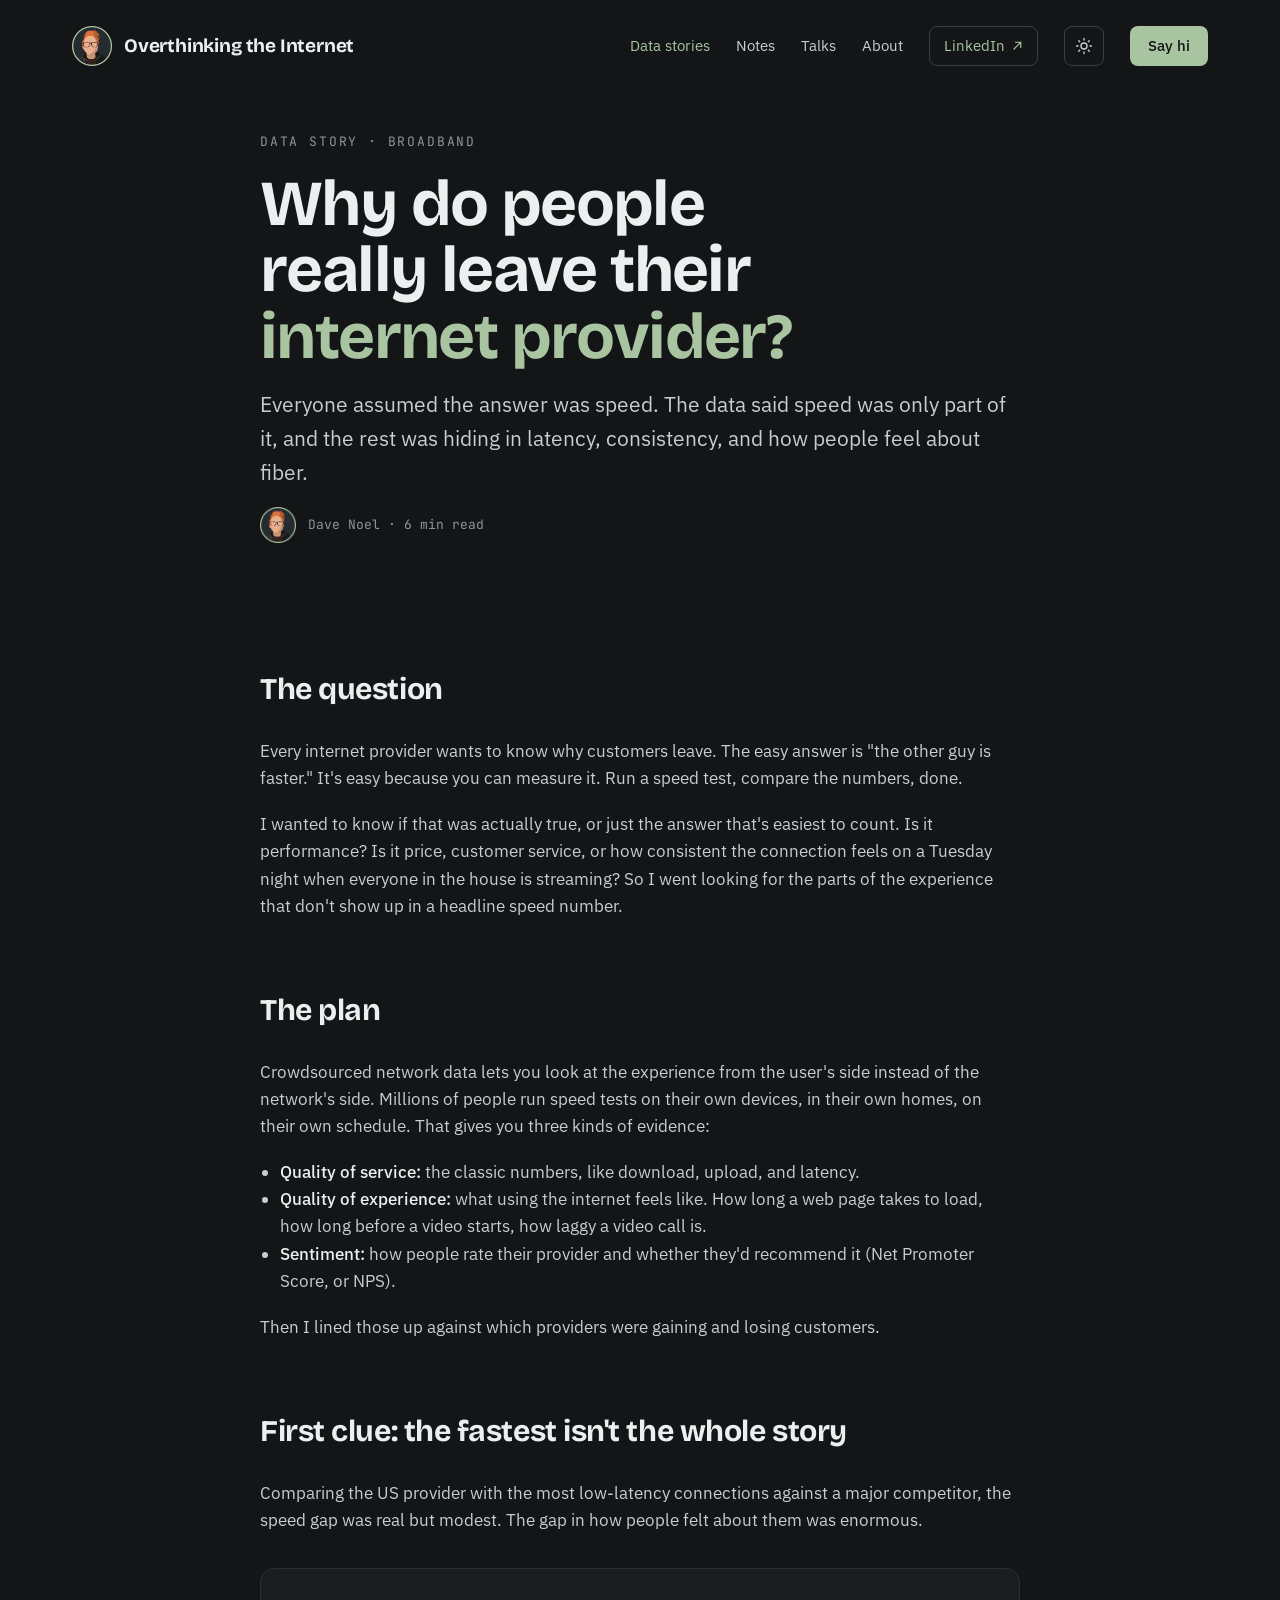
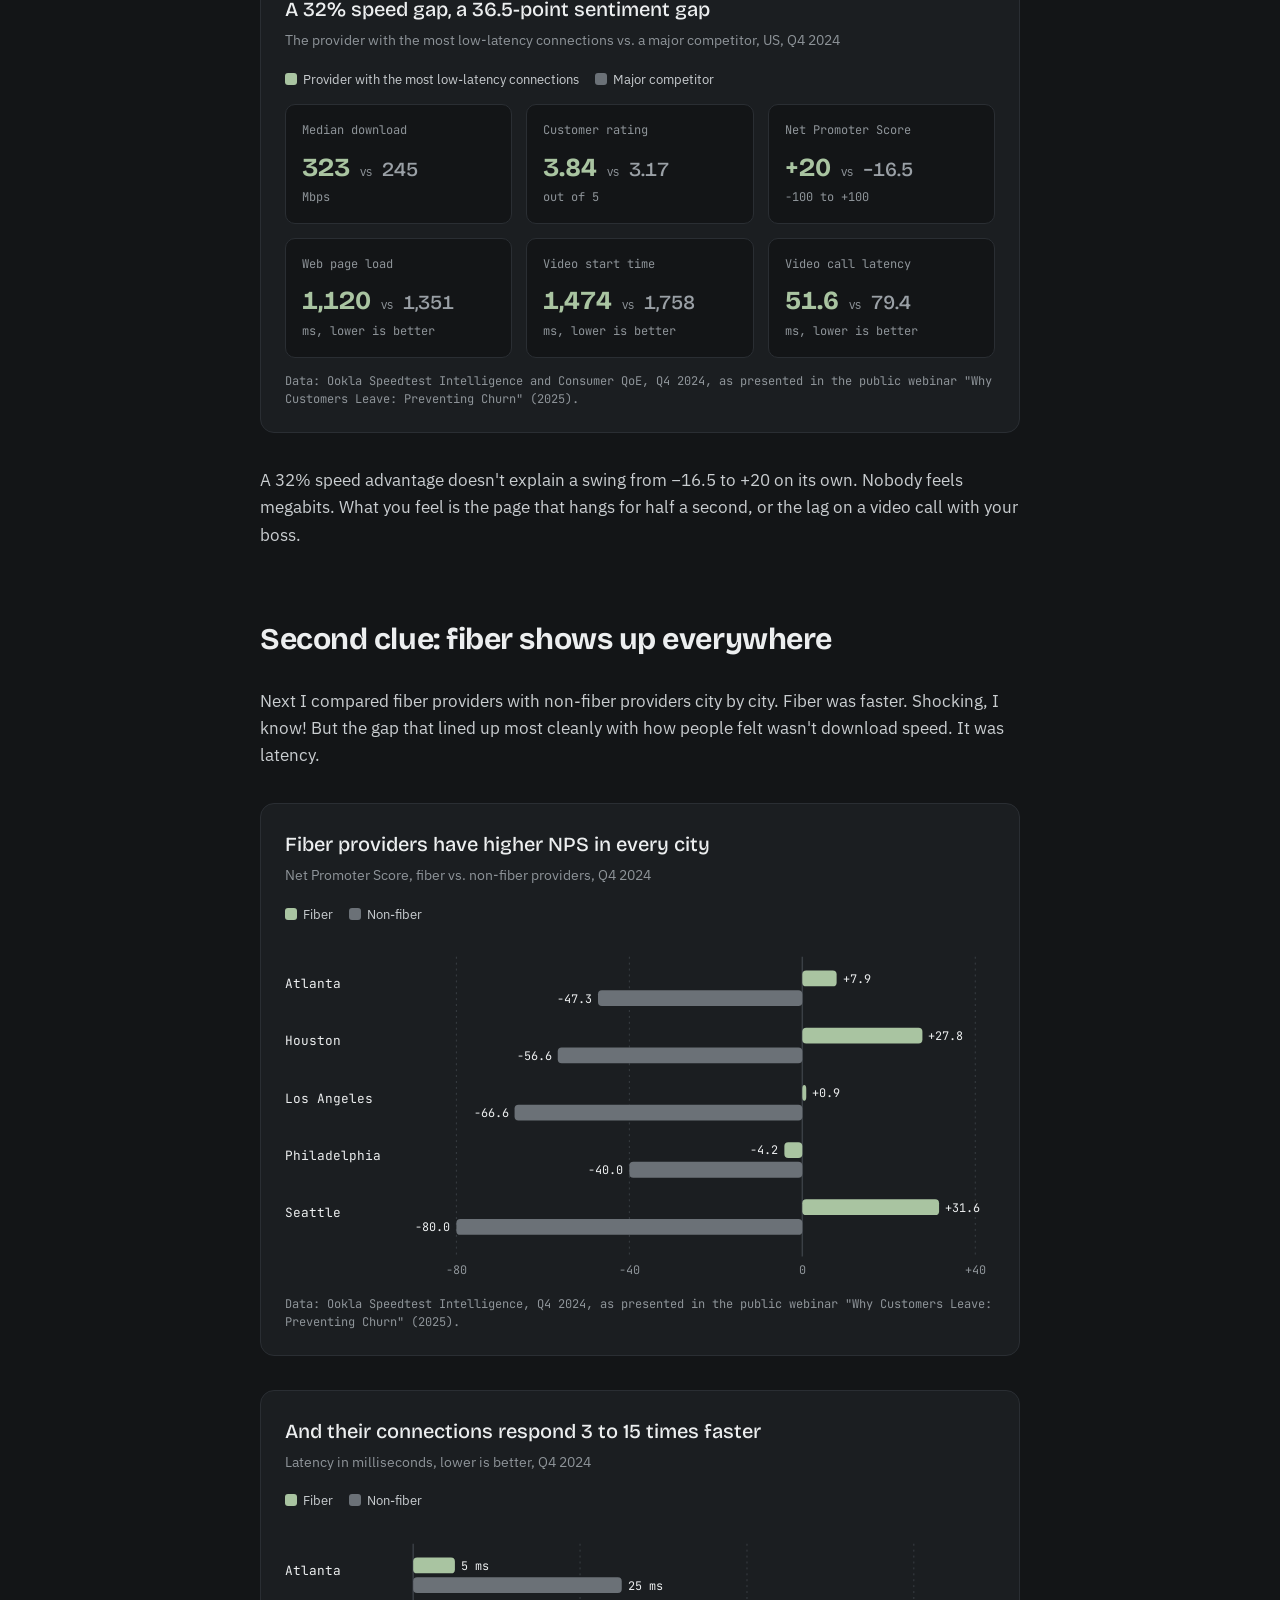
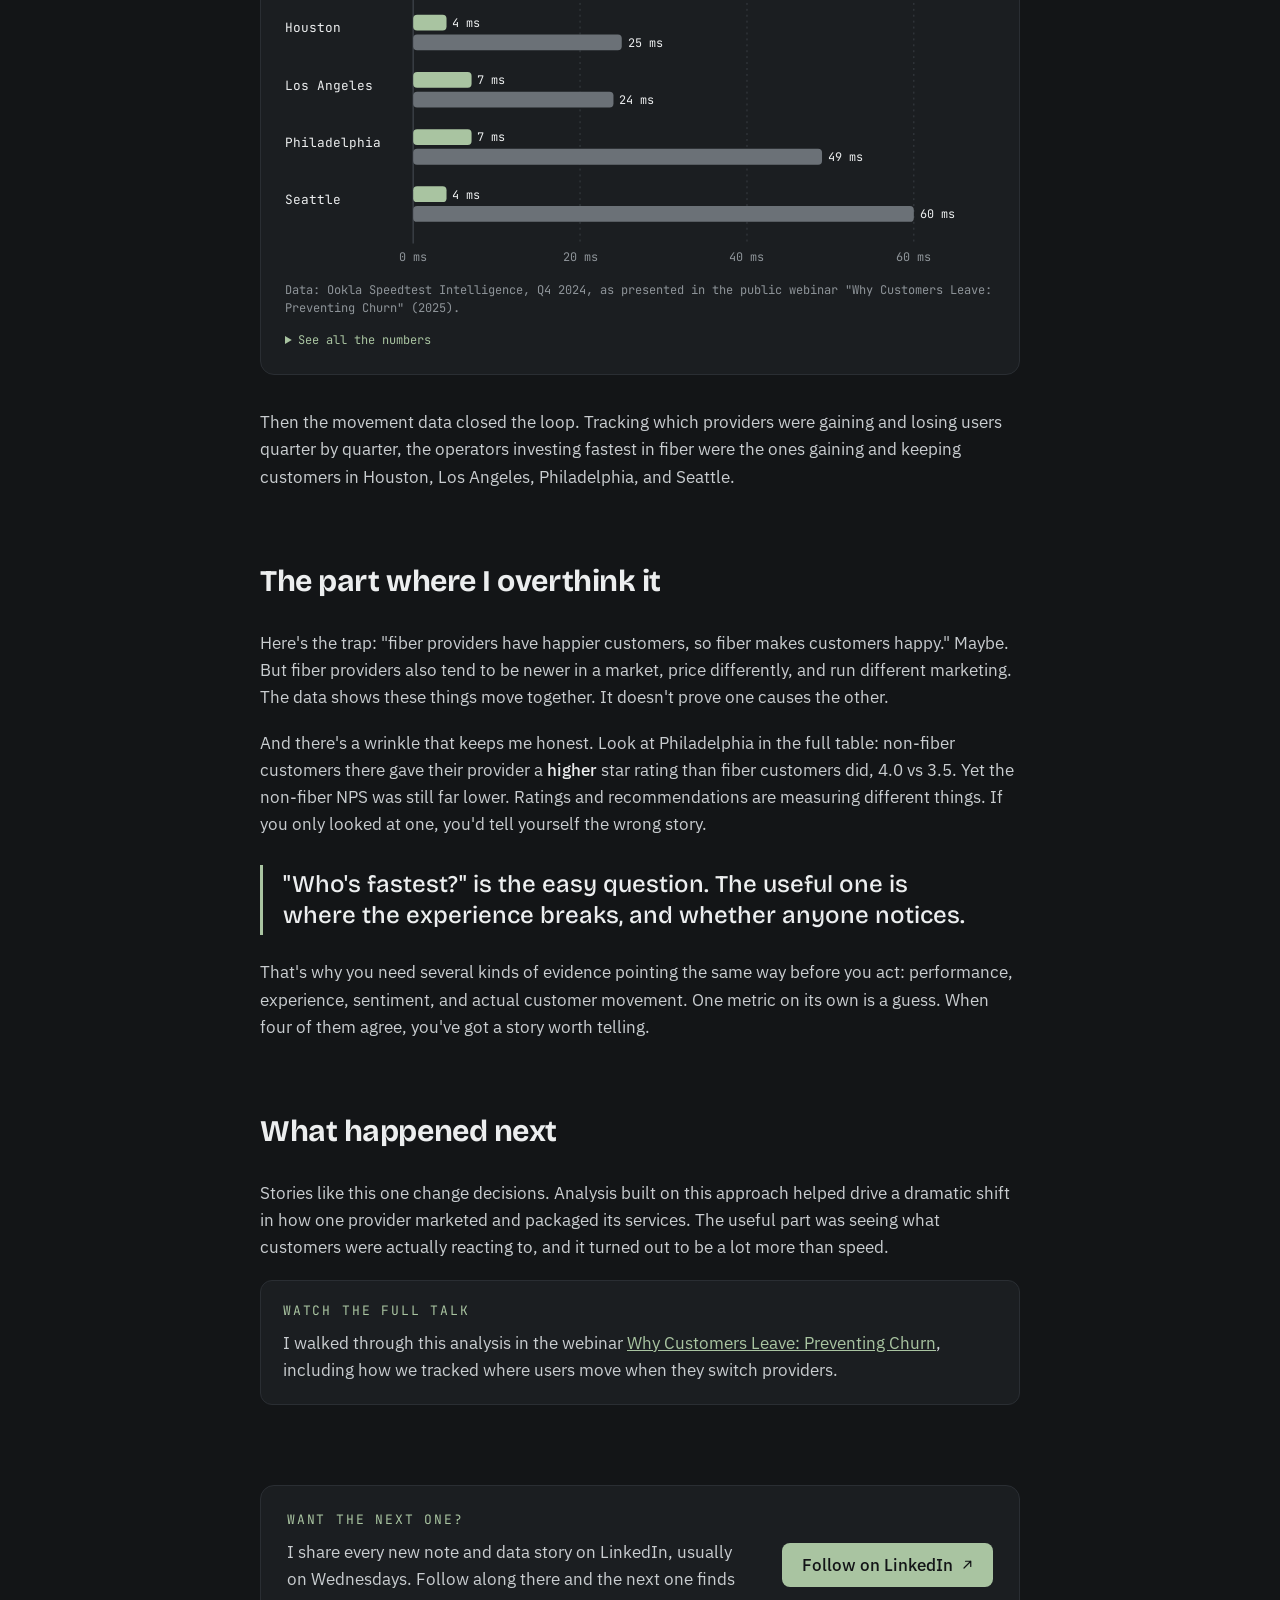
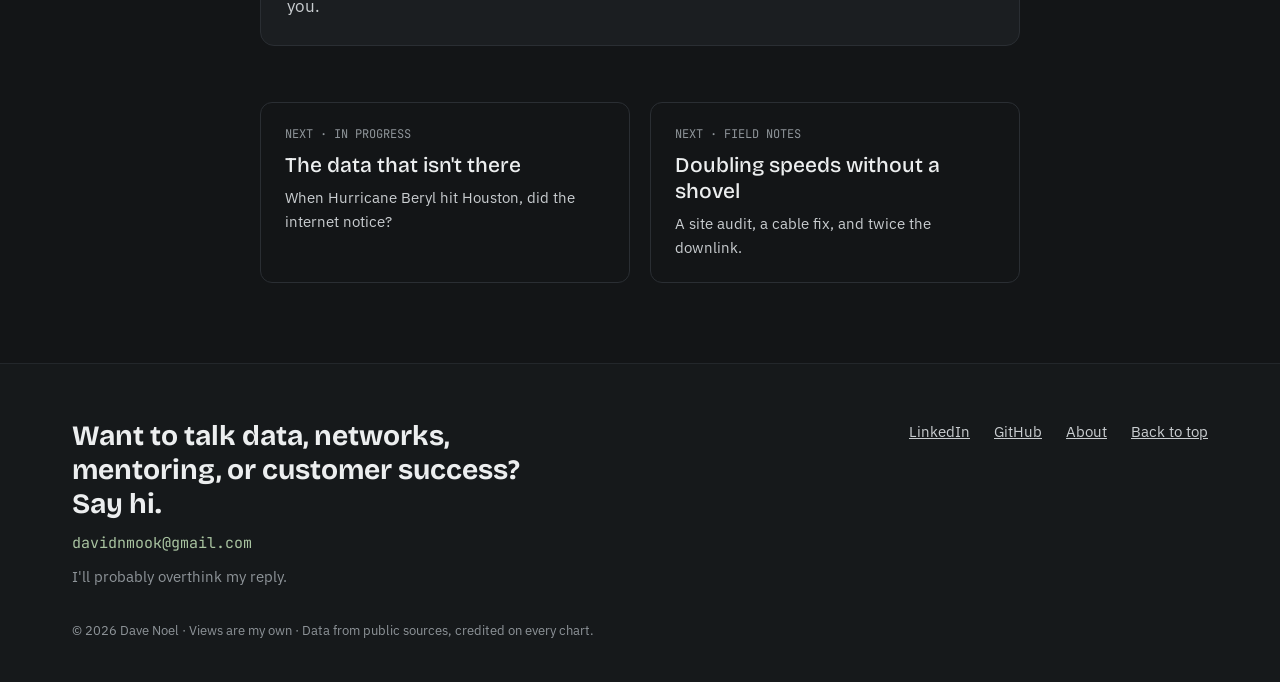
<file: stories/why-customers-leave.html>
<!doctype html>
<html lang="en">
<head>
<meta charset="utf-8">
<meta name="viewport" content="width=device-width, initial-scale=1">
<title>Why do people really leave their internet provider? · Dave Noel</title>
<meta name="description" content="Speed is only part of it. Latency, consistency, and fiber tell the rest of the story.">
<link rel="canonical" href="https://davenoel.me/stories/why-customers-leave.html">
<meta property="og:type" content="website">
<meta property="og:site_name" content="Overthinking the Internet">
<meta property="og:title" content="Why do people really leave their internet provider? · Dave Noel">
<meta property="og:description" content="Speed is only part of it. Latency, consistency, and fiber tell the rest of the story.">
<meta property="og:url" content="https://davenoel.me/stories/why-customers-leave.html">
<meta property="og:image" content="https://davenoel.me/assets/img/og/og-churn.png">
<meta property="og:image:width" content="1200">
<meta property="og:image:height" content="630">
<meta name="twitter:card" content="summary_large_image">
<meta name="theme-color" content="#131517">
<link rel="icon" href="../favicon.ico" sizes="any">
<link rel="icon" type="image/png" sizes="32x32" href="../assets/img/favicon-32.png">
<link rel="apple-touch-icon" href="../apple-touch-icon.png">
<link rel="preload" href="../assets/fonts/bricolage-grotesque-latin-700-normal.woff2" as="font" type="font/woff2" crossorigin>
<script>try{if(localStorage.getItem('theme')==='light')document.documentElement.setAttribute('data-theme','light')}catch(e){}</script>
<link rel="stylesheet" href="../assets/css/site.css?v=20261018a">
<!-- PostHog: product analytics, web analytics, session replay, experiments -->
<script async src="https://us-assets.i.posthog.com/static/array.js" onload="window.posthog&&posthog.init('phc_wPRDMiWxnPrd356Rk4mPPCwphxNJaoqS666aZrGCzYdj',{api_host:'https://us.i.posthog.com',person_profiles:'identified_only'})"></script>
<style>
/* Phones: the six-column city table stacks into one card per city */
@media (max-width: 600px) {
  #churn-table thead { position: absolute; width: 1px; height: 1px; overflow: hidden; clip: rect(0 0 0 0); white-space: nowrap; }
  #churn-table, #churn-table tbody, #churn-table tr, #churn-table td { display: block; width: 100%; }
  #churn-table tr { padding: 4px 0 10px; border-bottom: 1px solid var(--line); }
  #churn-table td { display: flex; justify-content: space-between; align-items: baseline; gap: 12px; padding: 3px 2px; border-bottom: 0; text-align: right; }
  #churn-table td:first-child { color: var(--fg); font-weight: 600; padding-top: 10px; }
  #churn-table td:first-child::after { content: "fiber / non-fiber"; color: var(--muted); font-family: var(--mono); font-weight: 400; font-size: 12px; }
  #churn-table td[data-label]::before { content: attr(data-label); color: var(--muted); font-family: var(--mono); font-size: 12px; text-align: left; }
}
</style>
</head>
<body>
<header id="top"><nav class="wrap nav" aria-label="Main">
<a class="brand" href="../"><img src="../assets/img/avatar-ring.png" alt="" width="40" height="40"><span>Overthinking the Internet</span></a>
<div class="nav-links">
<a href="../index.html#stories" aria-current="page">Data stories</a>
<a href="../index.html#notes">Notes</a>
<a href="../talks.html">Talks</a>
<a href="../about.html">About</a>
<a class="nav-social" href="https://www.linkedin.com/in/noeldave" target="_blank" rel="me noopener" aria-label="Dave Noel on LinkedIn (opens in a new tab)">LinkedIn<svg viewBox="0 0 16 16" fill="none" stroke="currentColor" stroke-width="1.6" stroke-linecap="round" stroke-linejoin="round" aria-hidden="true"><path d="M6 3h7v7M13 3L4 12"/></svg></a>
<button class="theme-toggle" type="button" aria-label="Switch to light mode" aria-pressed="false"><svg class="sun" viewBox="0 0 24 24" fill="none" stroke="currentColor" stroke-width="1.8" stroke-linecap="round" aria-hidden="true"><circle cx="12" cy="12" r="4"/><path d="M12 2v2M12 20v2M4.9 4.9l1.4 1.4M17.7 17.7l1.4 1.4M2 12h2M20 12h2M4.9 19.1l1.4-1.4M17.7 6.3l1.4-1.4"/></svg><svg class="moon" viewBox="0 0 24 24" fill="none" stroke="currentColor" stroke-width="1.8" stroke-linecap="round" stroke-linejoin="round" aria-hidden="true"><path d="M20 14.5A8 8 0 0 1 9.5 4a8 8 0 1 0 10.5 10.5z"/></svg></button>
<a class="btn btn-primary" href="#contact">Say hi</a>
</div>
</nav></header>
<main class="wrap reading">
<div class="article-head">
<div class="eyebrow">Data story · Broadband</div>
<h1>Why do people really leave their <em>internet provider?</em></h1>
<p class="dek">Everyone assumed the answer was speed. The data said speed was only part of it, and the rest was hiding in latency, consistency, and how people feel about fiber.</p>
<div class="byline"><img src="../assets/img/avatar-ring.png" alt="" width="36" height="36"><span>Dave Noel · 6 min read</span></div>
</div>

<article class="prose">
<h2>The question</h2>
<p>Every internet provider wants to know why customers leave. The easy answer is "the other guy is faster." It's easy because you can measure it. Run a speed test, compare the numbers, done.</p>
<p>I wanted to know if that was actually true, or just the answer that's easiest to count. Is it performance? Is it price, customer service, or how consistent the connection feels on a Tuesday night when everyone in the house is streaming? So I went looking for the parts of the experience that don't show up in a headline speed number.</p>

<h2>The plan</h2>
<p>Crowdsourced network data lets you look at the experience from the user's side instead of the network's side. Millions of people run speed tests on their own devices, in their own homes, on their own schedule. That gives you three kinds of evidence:</p>
<ul>
<li><strong>Quality of service:</strong> the classic numbers, like download, upload, and latency.</li>
<li><strong>Quality of experience:</strong> what using the internet feels like. How long a web page takes to load, how long before a video starts, how laggy a video call is.</li>
<li><strong>Sentiment:</strong> how people rate their provider and whether they'd recommend it (Net Promoter Score, or NPS).</li>
</ul>
<p>Then I lined those up against which providers were gaining and losing customers.</p>

<h2>First clue: the fastest isn't the whole story</h2>
<p>Comparing the US provider with the most low-latency connections against a major competitor, the speed gap was real but modest. The gap in how people felt about them was enormous.</p>

<figure class="figure">
<h3>A 32% speed gap, a 36.5-point sentiment gap</h3>
<p class="sub">The provider with the most low-latency connections vs. a major competitor, US, Q4 2024</p>
<div class="legend"><span><i style="background:#A9C4A1"></i>Provider with the most low-latency connections</span><span><i style="background:#6B7177"></i>Major competitor</span></div>
<div class="kpis">
<div class="kpi"><div class="k">Median download</div><div class="v"><span class="a">323</span><span class="vs">vs</span><span class="b">245</span></div><div class="k">Mbps</div></div>
<div class="kpi"><div class="k">Customer rating</div><div class="v"><span class="a">3.84</span><span class="vs">vs</span><span class="b">3.17</span></div><div class="k">out of 5</div></div>
<div class="kpi"><div class="k">Net Promoter Score</div><div class="v"><span class="a">+20</span><span class="vs">vs</span><span class="b">−16.5</span></div><div class="k">−100 to +100</div></div>
<div class="kpi"><div class="k">Web page load</div><div class="v"><span class="a">1,120</span><span class="vs">vs</span><span class="b">1,351</span></div><div class="k">ms, lower is better</div></div>
<div class="kpi"><div class="k">Video start time</div><div class="v"><span class="a">1,474</span><span class="vs">vs</span><span class="b">1,758</span></div><div class="k">ms, lower is better</div></div>
<div class="kpi"><div class="k">Video call latency</div><div class="v"><span class="a">51.6</span><span class="vs">vs</span><span class="b">79.4</span></div><div class="k">ms, lower is better</div></div>
</div>
<figcaption>Data: Ookla Speedtest Intelligence and Consumer QoE, Q4 2024, as presented in the public webinar "Why Customers Leave: Preventing Churn" (2025).</figcaption>
</figure>

<p>A 32% speed advantage doesn't explain a swing from −16.5 to +20 on its own. Nobody feels megabits. What you feel is the page that hangs for half a second, or the lag on a video call with your boss.</p>

<h2>Second clue: fiber shows up everywhere</h2>
<p>Next I compared fiber providers with non-fiber providers city by city. Fiber was faster. Shocking, I know! But the gap that lined up most cleanly with how people felt wasn't download speed. It was latency.</p>

<figure class="figure">
<h3>Fiber providers have higher NPS in every city</h3>
<p class="sub">Net Promoter Score, fiber vs. non-fiber providers, Q4 2024</p>
<div class="legend"><span><i style="background:#A9C4A1"></i>Fiber</span><span><i style="background:#6B7177"></i>Non-fiber</span></div>
<div class="chart"><svg class="d-only" viewBox="0 0 720 346" role="img" aria-labelledby="nps-t"><title id="nps-t">Net Promoter Score for fiber and non-fiber providers in five cities. Fiber leads in every city.</title>
<line x1="173.8" y1="18" x2="173.8" y2="322" stroke="#3A3F45" stroke-width="1" stroke-dasharray="2 4"/>
<text x="173.8" y="340" font-size="12" fill="#8E9499" text-anchor="middle">−80</text>
<line x1="349.2" y1="18" x2="349.2" y2="322" stroke="#3A3F45" stroke-width="1" stroke-dasharray="2 4"/>
<text x="349.2" y="340" font-size="12" fill="#8E9499" text-anchor="middle">−40</text>
<line x1="524.6" y1="18" x2="524.6" y2="322" stroke="#3A3F45" stroke-width="1.5" />
<text x="524.6" y="340" font-size="12" fill="#8E9499" text-anchor="middle">0</text>
<line x1="700.0" y1="18" x2="700.0" y2="322" stroke="#3A3F45" stroke-width="1" stroke-dasharray="2 4"/>
<text x="700.0" y="340" font-size="12" fill="#8E9499" text-anchor="middle">+40</text>
<text x="0" y="50" font-size="13" fill="#ECEEEF">Atlanta</text>
<rect class="bar" x="524.6" y="32" width="34.8" height="16" rx="4" fill="#A9C4A1"><title>Atlanta, Fiber: NPS 7.93</title></rect>
<text x="565.4" y="44.5" font-size="12" fill="#ECEEEF" text-anchor="start">+7.9</text>
<rect class="bar" x="317.4" y="52" width="207.2" height="16" rx="4" fill="#6B7177"><title>Atlanta, Non-fiber: NPS −47.26</title></rect>
<text x="311.4" y="64.5" font-size="12" fill="#ECEEEF" text-anchor="end">−47.3</text>
<text x="0" y="108" font-size="13" fill="#ECEEEF">Houston</text>
<rect class="bar" x="524.6" y="90" width="121.8" height="16" rx="4" fill="#A9C4A1"><title>Houston, Fiber: NPS 27.78</title></rect>
<text x="652.4" y="102.5" font-size="12" fill="#ECEEEF" text-anchor="start">+27.8</text>
<rect class="bar" x="276.6" y="110" width="248.0" height="16" rx="4" fill="#6B7177"><title>Houston, Non-fiber: NPS −56.56</title></rect>
<text x="270.6" y="122.5" font-size="12" fill="#ECEEEF" text-anchor="end">−56.6</text>
<text x="0" y="166" font-size="13" fill="#ECEEEF">Los Angeles</text>
<rect class="bar" x="524.6" y="148" width="4.0" height="16" rx="4" fill="#A9C4A1"><title>Los Angeles, Fiber: NPS 0.92</title></rect>
<text x="534.6" y="160.5" font-size="12" fill="#ECEEEF" text-anchor="start">+0.9</text>
<rect class="bar" x="232.8" y="168" width="291.8" height="16" rx="4" fill="#6B7177"><title>Los Angeles, Non-fiber: NPS −66.56</title></rect>
<text x="226.8" y="180.5" font-size="12" fill="#ECEEEF" text-anchor="end">−66.6</text>
<text x="0" y="224" font-size="13" fill="#ECEEEF">Philadelphia</text>
<rect class="bar" x="506.4" y="206" width="18.2" height="16" rx="4" fill="#A9C4A1"><title>Philadelphia, Fiber: NPS −4.16</title></rect>
<text x="500.4" y="218.5" font-size="12" fill="#ECEEEF" text-anchor="end">−4.2</text>
<rect class="bar" x="349.2" y="226" width="175.4" height="16" rx="4" fill="#6B7177"><title>Philadelphia, Non-fiber: NPS −40.00</title></rect>
<text x="343.2" y="238.5" font-size="12" fill="#ECEEEF" text-anchor="end">−40.0</text>
<text x="0" y="282" font-size="13" fill="#ECEEEF">Seattle</text>
<rect class="bar" x="524.6" y="264" width="138.7" height="16" rx="4" fill="#A9C4A1"><title>Seattle, Fiber: NPS 31.63</title></rect>
<text x="669.3" y="276.5" font-size="12" fill="#ECEEEF" text-anchor="start">+31.6</text>
<rect class="bar" x="173.8" y="284" width="350.8" height="16" rx="4" fill="#6B7177"><title>Seattle, Non-fiber: NPS −80.00</title></rect>
<text x="167.8" y="296.5" font-size="12" fill="#ECEEEF" text-anchor="end">−80.0</text>
</svg>
<svg class="m-only" viewBox="0 0 360 356" role="img" aria-labelledby="nps-t-m"><title id="nps-t-m">Net Promoter Score for fiber and non-fiber providers in five cities. Fiber leads in every city.</title>
<line x1="46.0" y1="4" x2="46.0" y2="334" stroke="#3A3F45" stroke-width="1" stroke-dasharray="2 4"/>
<text x="46.0" y="352" font-size="12" fill="#8E9499" text-anchor="middle">−80</text>
<line x1="136.0" y1="4" x2="136.0" y2="334" stroke="#3A3F45" stroke-width="1" stroke-dasharray="2 4"/>
<text x="136.0" y="352" font-size="12" fill="#8E9499" text-anchor="middle">−40</text>
<line x1="226.0" y1="4" x2="226.0" y2="334" stroke="#3A3F45" stroke-width="1.5" />
<text x="226.0" y="352" font-size="12" fill="#8E9499" text-anchor="middle">0</text>
<line x1="316.0" y1="4" x2="316.0" y2="334" stroke="#3A3F45" stroke-width="1" stroke-dasharray="2 4"/>
<text x="316.0" y="352" font-size="12" fill="#8E9499" text-anchor="middle">+40</text>
<text x="0" y="21" font-size="13" fill="#ECEEEF" stroke="#1B1E21" stroke-width="4" stroke-linejoin="round" paint-order="stroke">Atlanta</text>
<rect class="bar" x="226.0" y="28" width="17.8" height="14" rx="3" fill="#A9C4A1"><title>Atlanta, Fiber: NPS 7.93</title></rect>
<text x="249.8" y="39.5" font-size="12" fill="#ECEEEF" text-anchor="start">+7.9</text>
<rect class="bar" x="119.7" y="46" width="106.3" height="14" rx="3" fill="#6B7177"><title>Atlanta, Non-fiber: NPS −47.26</title></rect>
<text x="113.7" y="57.5" font-size="12" fill="#ECEEEF" text-anchor="end">−47.3</text>
<text x="0" y="87" font-size="13" fill="#ECEEEF" stroke="#1B1E21" stroke-width="4" stroke-linejoin="round" paint-order="stroke">Houston</text>
<rect class="bar" x="226.0" y="94" width="62.5" height="14" rx="3" fill="#A9C4A1"><title>Houston, Fiber: NPS 27.78</title></rect>
<text x="294.5" y="105.5" font-size="12" fill="#ECEEEF" text-anchor="start">+27.8</text>
<rect class="bar" x="98.7" y="112" width="127.3" height="14" rx="3" fill="#6B7177"><title>Houston, Non-fiber: NPS −56.56</title></rect>
<text x="92.7" y="123.5" font-size="12" fill="#ECEEEF" text-anchor="end">−56.6</text>
<text x="0" y="153" font-size="13" fill="#ECEEEF" stroke="#1B1E21" stroke-width="4" stroke-linejoin="round" paint-order="stroke">Los Angeles</text>
<rect class="bar" x="226.0" y="160" width="3.0" height="14" rx="3" fill="#A9C4A1"><title>Los Angeles, Fiber: NPS 0.92</title></rect>
<text x="235.0" y="171.5" font-size="12" fill="#ECEEEF" text-anchor="start">+0.9</text>
<rect class="bar" x="76.2" y="178" width="149.8" height="14" rx="3" fill="#6B7177"><title>Los Angeles, Non-fiber: NPS −66.56</title></rect>
<text x="70.2" y="189.5" font-size="12" fill="#ECEEEF" text-anchor="end">−66.6</text>
<text x="0" y="219" font-size="13" fill="#ECEEEF" stroke="#1B1E21" stroke-width="4" stroke-linejoin="round" paint-order="stroke">Philadelphia</text>
<rect class="bar" x="216.6" y="226" width="9.4" height="14" rx="3" fill="#A9C4A1"><title>Philadelphia, Fiber: NPS −4.16</title></rect>
<text x="210.6" y="237.5" font-size="12" fill="#ECEEEF" text-anchor="end">−4.2</text>
<rect class="bar" x="136.0" y="244" width="90.0" height="14" rx="3" fill="#6B7177"><title>Philadelphia, Non-fiber: NPS −40.00</title></rect>
<text x="130.0" y="255.5" font-size="12" fill="#ECEEEF" text-anchor="end">−40.0</text>
<text x="0" y="285" font-size="13" fill="#ECEEEF" stroke="#1B1E21" stroke-width="4" stroke-linejoin="round" paint-order="stroke">Seattle</text>
<rect class="bar" x="226.0" y="292" width="71.2" height="14" rx="3" fill="#A9C4A1"><title>Seattle, Fiber: NPS 31.63</title></rect>
<text x="303.2" y="303.5" font-size="12" fill="#ECEEEF" text-anchor="start">+31.6</text>
<rect class="bar" x="46.0" y="310" width="180.0" height="14" rx="3" fill="#6B7177"><title>Seattle, Non-fiber: NPS −80.00</title></rect>
<text x="40.0" y="321.5" font-size="12" fill="#ECEEEF" text-anchor="end">−80.0</text>
</svg></div>
<figcaption>Data: Ookla Speedtest Intelligence, Q4 2024, as presented in the public webinar "Why Customers Leave: Preventing Churn" (2025).</figcaption>
</figure>

<figure class="figure">
<h3>And their connections respond 3 to 15 times faster</h3>
<p class="sub">Latency in milliseconds, lower is better, Q4 2024</p>
<div class="legend"><span><i style="background:#A9C4A1"></i>Fiber</span><span><i style="background:#6B7177"></i>Non-fiber</span></div>
<div class="chart"><svg class="d-only" viewBox="0 0 720 346" role="img" aria-labelledby="lat-t"><title id="lat-t">Latency in milliseconds for fiber and non-fiber providers in five cities. Fiber is 4 to 7 ms; non-fiber is 24 to 60 ms.</title>
<line x1="130.0" y1="18" x2="130.0" y2="322" stroke="#3A3F45" stroke-width="1.5" />
<text x="130.0" y="340" font-size="12" fill="#8E9499" text-anchor="middle">0 ms</text>
<line x1="299.2" y1="18" x2="299.2" y2="322" stroke="#3A3F45" stroke-width="1" stroke-dasharray="2 4"/>
<text x="299.2" y="340" font-size="12" fill="#8E9499" text-anchor="middle">20 ms</text>
<line x1="468.5" y1="18" x2="468.5" y2="322" stroke="#3A3F45" stroke-width="1" stroke-dasharray="2 4"/>
<text x="468.5" y="340" font-size="12" fill="#8E9499" text-anchor="middle">40 ms</text>
<line x1="637.7" y1="18" x2="637.7" y2="322" stroke="#3A3F45" stroke-width="1" stroke-dasharray="2 4"/>
<text x="637.7" y="340" font-size="12" fill="#8E9499" text-anchor="middle">60 ms</text>
<text x="0" y="50" font-size="13" fill="#ECEEEF">Atlanta</text>
<rect class="bar" x="130" y="32" width="42.3" height="16" rx="4" fill="#A9C4A1"><title>Atlanta, Fiber: 5 ms latency</title></rect>
<text x="178.3" y="44.5" font-size="12" fill="#ECEEEF">5 ms</text>
<rect class="bar" x="130" y="52" width="211.5" height="16" rx="4" fill="#6B7177"><title>Atlanta, Non-fiber: 25 ms latency</title></rect>
<text x="347.5" y="64.5" font-size="12" fill="#ECEEEF">25 ms</text>
<text x="0" y="108" font-size="13" fill="#ECEEEF">Houston</text>
<rect class="bar" x="130" y="90" width="33.8" height="16" rx="4" fill="#A9C4A1"><title>Houston, Fiber: 4 ms latency</title></rect>
<text x="169.8" y="102.5" font-size="12" fill="#ECEEEF">4 ms</text>
<rect class="bar" x="130" y="110" width="211.5" height="16" rx="4" fill="#6B7177"><title>Houston, Non-fiber: 25 ms latency</title></rect>
<text x="347.5" y="122.5" font-size="12" fill="#ECEEEF">25 ms</text>
<text x="0" y="166" font-size="13" fill="#ECEEEF">Los Angeles</text>
<rect class="bar" x="130" y="148" width="59.2" height="16" rx="4" fill="#A9C4A1"><title>Los Angeles, Fiber: 7 ms latency</title></rect>
<text x="195.2" y="160.5" font-size="12" fill="#ECEEEF">7 ms</text>
<rect class="bar" x="130" y="168" width="203.1" height="16" rx="4" fill="#6B7177"><title>Los Angeles, Non-fiber: 24 ms latency</title></rect>
<text x="339.1" y="180.5" font-size="12" fill="#ECEEEF">24 ms</text>
<text x="0" y="224" font-size="13" fill="#ECEEEF">Philadelphia</text>
<rect class="bar" x="130" y="206" width="59.2" height="16" rx="4" fill="#A9C4A1"><title>Philadelphia, Fiber: 7 ms latency</title></rect>
<text x="195.2" y="218.5" font-size="12" fill="#ECEEEF">7 ms</text>
<rect class="bar" x="130" y="226" width="414.6" height="16" rx="4" fill="#6B7177"><title>Philadelphia, Non-fiber: 49 ms latency</title></rect>
<text x="550.6" y="238.5" font-size="12" fill="#ECEEEF">49 ms</text>
<text x="0" y="282" font-size="13" fill="#ECEEEF">Seattle</text>
<rect class="bar" x="130" y="264" width="33.8" height="16" rx="4" fill="#A9C4A1"><title>Seattle, Fiber: 4 ms latency</title></rect>
<text x="169.8" y="276.5" font-size="12" fill="#ECEEEF">4 ms</text>
<rect class="bar" x="130" y="284" width="507.7" height="16" rx="4" fill="#6B7177"><title>Seattle, Non-fiber: 60 ms latency</title></rect>
<text x="643.7" y="296.5" font-size="12" fill="#ECEEEF">60 ms</text>
</svg>
<svg class="m-only" viewBox="0 0 360 356" role="img" aria-labelledby="lat-t-m"><title id="lat-t-m">Latency in milliseconds for fiber and non-fiber providers in five cities. Fiber is 4 to 7 ms; non-fiber is 24 to 60 ms.</title>
<line x1="8.0" y1="4" x2="8.0" y2="334" stroke="#3A3F45" stroke-width="1.5" />
<text x="6.5" y="352" font-size="12" fill="#8E9499" text-anchor="start">0 ms</text>
<line x1="108.0" y1="4" x2="108.0" y2="334" stroke="#3A3F45" stroke-width="1" stroke-dasharray="2 4"/>
<text x="108.0" y="352" font-size="12" fill="#8E9499" text-anchor="middle">20 ms</text>
<line x1="208.0" y1="4" x2="208.0" y2="334" stroke="#3A3F45" stroke-width="1" stroke-dasharray="2 4"/>
<text x="208.0" y="352" font-size="12" fill="#8E9499" text-anchor="middle">40 ms</text>
<line x1="308.0" y1="4" x2="308.0" y2="334" stroke="#3A3F45" stroke-width="1" stroke-dasharray="2 4"/>
<text x="308.0" y="352" font-size="12" fill="#8E9499" text-anchor="middle">60 ms</text>
<text x="14" y="21" font-size="13" fill="#ECEEEF" stroke="#1B1E21" stroke-width="4" stroke-linejoin="round" paint-order="stroke">Atlanta</text>
<rect class="bar" x="8" y="28" width="25.0" height="14" rx="3" fill="#A9C4A1"><title>Atlanta, Fiber: 5 ms latency</title></rect>
<text x="39.0" y="39.5" font-size="12" fill="#ECEEEF">5 ms</text>
<rect class="bar" x="8" y="46" width="125.0" height="14" rx="3" fill="#6B7177"><title>Atlanta, Non-fiber: 25 ms latency</title></rect>
<text x="139.0" y="57.5" font-size="12" fill="#ECEEEF">25 ms</text>
<text x="14" y="87" font-size="13" fill="#ECEEEF" stroke="#1B1E21" stroke-width="4" stroke-linejoin="round" paint-order="stroke">Houston</text>
<rect class="bar" x="8" y="94" width="20.0" height="14" rx="3" fill="#A9C4A1"><title>Houston, Fiber: 4 ms latency</title></rect>
<text x="34.0" y="105.5" font-size="12" fill="#ECEEEF">4 ms</text>
<rect class="bar" x="8" y="112" width="125.0" height="14" rx="3" fill="#6B7177"><title>Houston, Non-fiber: 25 ms latency</title></rect>
<text x="139.0" y="123.5" font-size="12" fill="#ECEEEF">25 ms</text>
<text x="14" y="153" font-size="13" fill="#ECEEEF" stroke="#1B1E21" stroke-width="4" stroke-linejoin="round" paint-order="stroke">Los Angeles</text>
<rect class="bar" x="8" y="160" width="35.0" height="14" rx="3" fill="#A9C4A1"><title>Los Angeles, Fiber: 7 ms latency</title></rect>
<text x="49.0" y="171.5" font-size="12" fill="#ECEEEF">7 ms</text>
<rect class="bar" x="8" y="178" width="120.0" height="14" rx="3" fill="#6B7177"><title>Los Angeles, Non-fiber: 24 ms latency</title></rect>
<text x="134.0" y="189.5" font-size="12" fill="#ECEEEF">24 ms</text>
<text x="14" y="219" font-size="13" fill="#ECEEEF" stroke="#1B1E21" stroke-width="4" stroke-linejoin="round" paint-order="stroke">Philadelphia</text>
<rect class="bar" x="8" y="226" width="35.0" height="14" rx="3" fill="#A9C4A1"><title>Philadelphia, Fiber: 7 ms latency</title></rect>
<text x="49.0" y="237.5" font-size="12" fill="#ECEEEF">7 ms</text>
<rect class="bar" x="8" y="244" width="245.0" height="14" rx="3" fill="#6B7177"><title>Philadelphia, Non-fiber: 49 ms latency</title></rect>
<text x="259.0" y="255.5" font-size="12" fill="#ECEEEF">49 ms</text>
<text x="14" y="285" font-size="13" fill="#ECEEEF" stroke="#1B1E21" stroke-width="4" stroke-linejoin="round" paint-order="stroke">Seattle</text>
<rect class="bar" x="8" y="292" width="20.0" height="14" rx="3" fill="#A9C4A1"><title>Seattle, Fiber: 4 ms latency</title></rect>
<text x="34.0" y="303.5" font-size="12" fill="#ECEEEF">4 ms</text>
<rect class="bar" x="8" y="310" width="300.0" height="14" rx="3" fill="#6B7177"><title>Seattle, Non-fiber: 60 ms latency</title></rect>
<text x="314.0" y="321.5" font-size="12" fill="#ECEEEF">60 ms</text>
</svg></div>
<figcaption>Data: Ookla Speedtest Intelligence, Q4 2024, as presented in the public webinar "Why Customers Leave: Preventing Churn" (2025).</figcaption>
<details class="table-view"><summary>See all the numbers</summary><div class="scroll"><table class="data" id="churn-table"><thead><tr><th>City (fiber / non-fiber)</th><th>Download Mbps</th><th>Upload Mbps</th><th>Latency ms</th><th>Rating 1–5</th><th>NPS</th></tr></thead><tbody><tr><td>Atlanta</td><td data-label="Download Mbps">346.7 / 47.5</td><td data-label="Upload Mbps">270.4 / 10.5</td><td data-label="Latency ms">5 / 25</td><td data-label="Rating 1–5">3.70 / 2.50</td><td data-label="NPS">7.93 / −47.26</td></tr><tr><td>Houston</td><td data-label="Download Mbps">477.0 / 44.8</td><td data-label="Upload Mbps">392.0 / 11.8</td><td data-label="Latency ms">4 / 25</td><td data-label="Rating 1–5">3.80 / 2.40</td><td data-label="NPS">27.78 / −56.56</td></tr><tr><td>Los Angeles</td><td data-label="Download Mbps">317.7 / 42.9</td><td data-label="Upload Mbps">261.0 / 11.0</td><td data-label="Latency ms">7 / 24</td><td data-label="Rating 1–5">3.60 / 2.40</td><td data-label="NPS">0.92 / −66.56</td></tr><tr><td>Philadelphia</td><td data-label="Download Mbps">288.4 / 83.9</td><td data-label="Upload Mbps">176.0 / 25.9</td><td data-label="Latency ms">7 / 49</td><td data-label="Rating 1–5">3.50 / 4.00</td><td data-label="NPS">−4.16 / −40.00</td></tr><tr><td>Seattle</td><td data-label="Download Mbps">302.7 / 81.3</td><td data-label="Upload Mbps">260.6 / 17.8</td><td data-label="Latency ms">4 / 60</td><td data-label="Rating 1–5">4.10 / 2.10</td><td data-label="NPS">31.63 / −80.00</td></tr></tbody></table></div></details>
</figure>

<p>Then the movement data closed the loop. Tracking which providers were gaining and losing users quarter by quarter, the operators investing fastest in fiber were the ones gaining and keeping customers in Houston, Los Angeles, Philadelphia, and Seattle.</p>

<h2>The part where I overthink it</h2>
<p>Here's the trap: "fiber providers have happier customers, so fiber makes customers happy." Maybe. But fiber providers also tend to be newer in a market, price differently, and run different marketing. The data shows these things move together. It doesn't prove one causes the other.</p>
<p>And there's a wrinkle that keeps me honest. Look at Philadelphia in the full table: non-fiber customers there gave their provider a <strong>higher</strong> star rating than fiber customers did, 4.0 vs 3.5. Yet the non-fiber NPS was still far lower. Ratings and recommendations are measuring different things. If you only looked at one, you'd tell yourself the wrong story.</p>
<blockquote>"Who's fastest?" is the easy question. The useful one is where the experience breaks, and whether anyone notices.</blockquote>
<p>That's why you need several kinds of evidence pointing the same way before you act: performance, experience, sentiment, and actual customer movement. One metric on its own is a guess. When four of them agree, you've got a story worth telling.</p>

<h2>What happened next</h2>
<p>Stories like this one change decisions. Analysis built on this approach helped drive a dramatic shift in how one provider marketed and packaged its services. The useful part was seeing what customers were actually reacting to, and it turned out to be a lot more than speed.</p>

<div class="callout">
<span class="eyebrow">Watch the full talk</span>
<p>I walked through this analysis in the webinar <a href="https://www.ookla.com/resources/webinars/why-customers-leave-preventing-churn">Why Customers Leave: Preventing Churn</a>, including how we tracked where users move when they switch providers.</p>
</div>
</article>

<aside class="follow" aria-label="Follow along">
<div class="follow-copy">
<span class="eyebrow">Want the next one?</span>
<p>I share every new note and data story on LinkedIn, usually on Wednesdays. Follow along there and the next one finds you.</p>
</div>
<a class="btn btn-primary follow-btn" href="https://www.linkedin.com/in/noeldave" target="_blank" rel="me noopener">Follow on LinkedIn<svg viewBox="0 0 16 16" fill="none" stroke="currentColor" stroke-width="1.6" stroke-linecap="round" stroke-linejoin="round" aria-hidden="true"><path d="M6 3h7v7M13 3L4 12"/></svg></a>
</aside>

<section class="next" aria-label="More stories">
<a class="talk" href="the-data-that-isnt-there.html"><span class="meta">NEXT · IN PROGRESS</span><span class="title">The data that isn't there</span><p>When Hurricane Beryl hit Houston, did the internet notice?</p></a>
<a class="talk" href="doubling-speeds.html"><span class="meta">NEXT · FIELD NOTES</span><span class="title">Doubling speeds without a shovel</span><p>A site audit, a cable fix, and twice the downlink.</p></a>
</section>
</main>
<footer class="footer" id="contact">
<div class="wrap footer-top">
<div class="footer-cta">
<strong>Want to talk data, networks, mentoring, or customer success? Say hi.</strong>
<span class="email">davidnmook@gmail.com</span>
<small>I'll probably overthink my reply.</small>
</div>
<div class="footer-links">
<a href="https://www.linkedin.com/in/noeldave">LinkedIn</a>
<a href="https://github.com/davenmook">GitHub</a>
<a href="../about.html">About</a>
<a href="#top">Back to top</a>
</div>
</div>
<div class="wrap footer-fine">© 2026 Dave Noel · Views are my own · Data from public sources, credited on every chart.</div>
</footer>
<script src="../assets/js/theme.js?v=20261014t" defer></script>
</body>
</html>
</file>
<file: assets/css/site.css>
/* Overthinking the Internet: one dark look, carbon ground, sage accent. */
@font-face { font-family: "Bricolage Grotesque"; font-weight: 500; font-style: normal; font-display: swap; src: url("../fonts/bricolage-grotesque-latin-500-normal.woff2") format("woff2"); }
@font-face { font-family: "Bricolage Grotesque"; font-weight: 700; font-style: normal; font-display: swap; src: url("../fonts/bricolage-grotesque-latin-700-normal.woff2") format("woff2"); }
@font-face { font-family: "IBM Plex Sans"; font-weight: 400; font-style: normal; font-display: swap; src: url("../fonts/ibm-plex-sans-latin-400-normal.woff2") format("woff2"); }
@font-face { font-family: "IBM Plex Sans"; font-weight: 500; font-style: normal; font-display: swap; src: url("../fonts/ibm-plex-sans-latin-500-normal.woff2") format("woff2"); }
@font-face { font-family: "JetBrains Mono"; font-weight: 400; font-style: normal; font-display: swap; src: url("../fonts/jetbrains-mono-latin-400-normal.woff2") format("woff2"); }
@font-face { font-family: "JetBrains Mono"; font-weight: 500; font-style: normal; font-display: swap; src: url("../fonts/jetbrains-mono-latin-500-normal.woff2") format("woff2"); }

:root {
  --bg: #131517;
  --bg-2: #16191B;
  --raise: #1B1E21;
  --line: #2A2E33;
  --line-2: #3A3F45;
  --fg: #ECEEEF;
  --fg-2: #C9CDD0;
  --muted: #8E9499;
  --sage: #A9C4A1;
  --sage-hi: #C7DCC0;
  --teal: #33A6B8;
  --neutral-mark: #6B7177;
  --display: "Bricolage Grotesque", "Avenir Next", system-ui, sans-serif;
  --body: "IBM Plex Sans", "Segoe UI", system-ui, sans-serif;
  --mono: "JetBrains Mono", ui-monospace, Menlo, monospace;
  color-scheme: dark;
}

* { box-sizing: border-box; }
html { -webkit-text-size-adjust: 100%; scroll-behavior: smooth; }
@media (prefers-reduced-motion: reduce) { html { scroll-behavior: auto; } }
body {
  margin: 0;
  background: var(--bg);
  color: var(--fg);
  font-family: var(--body);
  font-size: 17px;
  line-height: 1.6;
  overflow-x: hidden;
}
img { max-width: 100%; height: auto; }
a { color: var(--sage); }
a:hover { color: var(--sage-hi); }
a:focus-visible, button:focus-visible { outline: 2px solid var(--sage); outline-offset: 3px; border-radius: 4px; }

.wrap { max-width: 1200px; margin: 0 auto; padding-inline: 32px; }
@media (max-width: 600px) { .wrap { padding-inline: 18px; } }

.mono { font-family: var(--mono); }
.eyebrow { font-family: var(--mono); font-size: 13px; letter-spacing: 0.14em; color: var(--muted); text-transform: uppercase; }
.display { font-family: var(--display); font-weight: 700; letter-spacing: -0.02em; }
h1, h2, h3 { font-family: var(--display); text-wrap: balance; }

/* Ambient flares and dot grid */
.flares { position: relative; overflow: hidden; }
.flares::before, .flares::after { content: ""; position: absolute; border-radius: 50%; pointer-events: none; }
.flares::before { width: 640px; height: 640px; right: -180px; top: -260px; background: radial-gradient(circle, rgba(169,196,161,0.40) 0%, rgba(169,196,161,0) 68%); }
.flares::after { width: 620px; height: 620px; left: -240px; bottom: -320px; background: radial-gradient(circle, rgba(51,166,184,0.34) 0%, rgba(51,166,184,0) 68%); }
.dots { position: absolute; inset: 0; pointer-events: none; background-image: radial-gradient(rgba(236,238,239,0.07) 1.5px, transparent 1.7px); background-size: 22px 22px; }
.flares > *:not(.dots) { position: relative; }

/* Navigation */
.nav { display: flex; flex-wrap: wrap; align-items: center; justify-content: space-between; gap: 16px; padding-block: 26px; }
.brand { display: flex; align-items: center; gap: 12px; color: var(--fg); text-decoration: none; }
.brand img { width: 40px; height: 40px; }
.brand span { font-family: var(--display); font-weight: 700; font-size: 19px; letter-spacing: -0.01em; }
.nav-links { display: flex; flex-wrap: wrap; align-items: center; gap: 8px 26px; font-size: 15px; }
.nav-links a { color: var(--fg-2); text-decoration: none; }
.nav-links a:hover, .nav-links a[aria-current="page"] { color: var(--sage); }
.btn { display: inline-flex; align-items: center; justify-content: center; min-height: 48px; padding: 0 24px; border-radius: 10px; font-weight: 500; text-decoration: none; }
.btn-primary { background: var(--sage); color: var(--bg); }
.btn-primary:hover { background: var(--sage-hi); color: var(--bg); }
.btn-ghost { border: 1px solid var(--line-2); color: var(--fg); }
.btn-ghost:hover { border-color: var(--sage); color: var(--fg); }
.nav-links .btn { min-height: 40px; padding: 0 18px; border-radius: 8px; color: var(--bg); }
.nav-links .btn:hover { color: var(--bg); }

/* Hero */
.hero { display: flex; flex-wrap: wrap; align-items: center; gap: 56px; padding-block: 64px 104px; }
.hero-copy { flex: 999 1 560px; min-width: 0; display: flex; flex-direction: column; gap: 22px; }
.hero h1 { margin: 0; font-weight: 700; font-size: clamp(42px, 6vw, 80px); line-height: 1.02; letter-spacing: -0.025em; }
.hero h1 em { font-style: normal; color: var(--sage); }
.hero .lede { margin: 0; max-width: 58ch; font-size: 20px; line-height: 1.55; color: var(--fg-2); }
.hero .day-job { margin: 0; max-width: 58ch; font-size: 18px; color: var(--fg); }
.ctas { display: flex; flex-wrap: wrap; gap: 14px; margin-top: 6px; }
.hero-art { flex: 1 1 280px; display: flex; justify-content: center; }
.avatar-orbit { position: relative; width: 340px; max-width: 78vw; aspect-ratio: 1 / 1; }
.avatar-orbit::before, .avatar-orbit::after { content: ""; position: absolute; border-radius: 50%; border: 1px dashed; }
.avatar-orbit::before { inset: -6%; border-color: rgba(169,196,161,0.45); }
.avatar-orbit::after { inset: -16%; border-color: rgba(51,166,184,0.30); }
.avatar-orbit img { position: relative; width: 100%; height: 100%; }
.ping { position: absolute; right: -8px; bottom: 18px; font-family: var(--mono); font-size: 12px; color: var(--bg); background: var(--fg); padding: 6px 10px; border-radius: 6px; }

/* Recognition strip */
.strip { border-block: 1px solid #23272B; background: var(--bg-2); }
.strip .wrap { display: flex; flex-wrap: wrap; align-items: center; gap: 10px 36px; padding-block: 22px; font-family: var(--mono); font-size: 13px; color: var(--muted); }
.strip .label { color: var(--sage); }

/* Sections */
section { scroll-margin-top: 24px; }
.section { padding-block: 84px 32px; }
.section-head { display: flex; flex-wrap: wrap; align-items: baseline; justify-content: space-between; gap: 10px 24px; margin-bottom: 30px; }
.section-head h2 { margin: 0; font-weight: 700; font-size: clamp(34px, 4.4vw, 44px); letter-spacing: -0.02em; }
.section-head p { margin: 0; color: var(--muted); font-family: var(--mono); font-size: 13px; letter-spacing: 0.04em; }

.stats { display: grid; grid-template-columns: repeat(auto-fit, minmax(160px, 1fr)); gap: 40px 32px; padding-block: 84px 16px; }
.stat { display: flex; flex-direction: column; gap: 6px; }
.stat b { font-family: var(--display); font-weight: 700; font-size: 56px; line-height: 1; color: var(--sage); font-variant-numeric: tabular-nums; }
.stat span { color: var(--fg-2); font-size: 15px; }

.cards { display: grid; grid-template-columns: repeat(auto-fit, minmax(300px, 1fr)); gap: 24px; }
.card { display: flex; flex-direction: column; gap: 16px; padding: 28px; border-radius: 16px; background: var(--raise); border: 1px solid var(--line); color: var(--fg); text-decoration: none; transition: border-color .2s; }
.card:hover { border-color: var(--sage); color: var(--fg); }
.card .tag { font-family: var(--mono); font-size: 12px; letter-spacing: 0.08em; color: var(--teal); text-transform: uppercase; }
.card h3 { margin: 0; font-weight: 500; font-size: 26px; line-height: 1.15; }
.card p { margin: 0; color: var(--fg-2); font-size: 16px; }
.card .more { margin-top: auto; color: var(--sage); font-size: 15px; }
.card svg { width: 100%; height: auto; }

.notes { display: flex; flex-wrap: wrap; gap: 48px; }
.notes-intro { flex: 1 1 300px; display: flex; flex-direction: column; gap: 14px; }
.notes-intro h2 { margin: 0; font-weight: 700; font-size: clamp(34px, 4.4vw, 44px); letter-spacing: -0.02em; }
.notes-intro p { margin: 0; color: var(--fg-2); max-width: 40ch; }
.notes-list { flex: 999 1 560px; min-width: 0; margin: 0; padding: 0; list-style: none; }
.notes-list li { display: flex; flex-wrap: wrap; align-items: baseline; justify-content: space-between; gap: 8px 24px; padding: 22px 0; border-top: 1px solid var(--line); }
.notes-list li:last-child { border-bottom: 1px solid var(--line); }
.notes-list .title { font-family: var(--display); font-weight: 500; font-size: 24px; }
.notes-list .meta { font-family: var(--mono); font-size: 12px; color: var(--muted); text-transform: uppercase; }

.talks { display: grid; grid-template-columns: repeat(auto-fit, minmax(260px, 1fr)); gap: 20px; }
.talk { display: flex; flex-direction: column; gap: 8px; padding: 22px 24px; border-radius: 12px; border: 1px solid var(--line); color: var(--fg); text-decoration: none; }
a.talk:hover { border-color: var(--sage); color: var(--fg); }
.talk .meta { font-family: var(--mono); font-size: 12px; color: var(--muted); }
.talk .title { font-family: var(--display); font-weight: 500; font-size: 21px; line-height: 1.25; }
.talk p { margin: 0; color: var(--fg-2); font-size: 15px; }

.about { display: flex; flex-wrap: wrap; align-items: center; gap: 48px; padding-block: 88px; }
.about-art { flex: 1 1 240px; display: flex; justify-content: center; }
.about-art img { width: 240px; }
.about-copy { flex: 999 1 560px; min-width: 0; display: flex; flex-direction: column; gap: 18px; }
.about-copy h2 { margin: 0; font-weight: 700; font-size: clamp(34px, 4.4vw, 44px); letter-spacing: -0.02em; line-height: 1.05; }
.about-copy p { margin: 0; max-width: 62ch; color: var(--fg-2); }

/* Footer */
.footer { border-top: 1px solid #23272B; background: var(--bg-2); }
.footer-top { display: flex; flex-wrap: wrap; justify-content: space-between; gap: 32px; padding-block: 56px 32px; }
.footer-cta { display: flex; flex-direction: column; gap: 10px; max-width: 460px; }
.footer-cta strong { font-family: var(--display); font-weight: 700; font-size: 28px; line-height: 1.2; }
.footer-cta .email { font-family: var(--mono); font-size: 15px; color: var(--sage); user-select: all; }
.footer-cta small { color: var(--muted); font-size: 15px; }
.footer-links { display: flex; flex-wrap: wrap; gap: 24px; font-size: 15px; }
.footer-links a { color: var(--fg-2); }
.footer-fine { padding-block: 0 40px; font-size: 13px; color: var(--muted); }

/* Article pages */
.article-head { padding-block: 40px 56px; display: flex; flex-direction: column; gap: 18px; max-width: 860px; }
.article-head h1 { margin: 0; font-weight: 700; font-size: clamp(38px, 5.4vw, 64px); line-height: 1.04; letter-spacing: -0.025em; }
.article-head h1 em { font-style: normal; color: var(--sage); }
.article-head .dek { margin: 0; font-size: 21px; color: var(--fg-2); max-width: 60ch; }
.byline { display: flex; align-items: center; gap: 12px; font-family: var(--mono); font-size: 13px; color: var(--muted); }
.byline img { width: 36px; height: 36px; }
.prose { max-width: 700px; padding-bottom: 80px; }
.prose > * + * { margin-top: 1.1em; }
.prose p, .prose li { color: var(--fg-2); }
.prose h2 { margin-top: 2.2em; font-weight: 700; font-size: 30px; letter-spacing: -0.015em; color: var(--fg); }
.prose h3 { margin-top: 1.8em; font-weight: 500; font-size: 22px; color: var(--fg); }
.prose strong { color: var(--fg); font-weight: 500; }
.prose ul { padding-left: 1.2em; }
.prose blockquote { margin-left: 0; padding: 4px 0 4px 20px; border-left: 3px solid var(--sage); color: var(--fg); font-family: var(--display); font-size: 24px; line-height: 1.3; }
.callout { padding: 20px 22px; border-radius: 12px; background: var(--raise); border: 1px solid var(--line); }
.callout .eyebrow { display: block; margin-bottom: 8px; color: var(--sage); }
.callout p { margin: 0; }
.status { display: inline-flex; align-items: center; gap: 8px; width: fit-content; font-family: var(--mono); font-size: 12px; letter-spacing: 0.08em; text-transform: uppercase; color: var(--bg); background: var(--sage); padding: 5px 10px; border-radius: 6px; }

/* Figures and charts */
.figure { margin: 2em 0; padding: 24px; border-radius: 14px; background: var(--raise); border: 1px solid var(--line); }
.figure h3 { margin: 0 0 4px; font-size: 20px; font-weight: 500; color: var(--fg); }
.figure .sub { margin: 0 0 18px; font-size: 14px; color: var(--muted); }
.figure figcaption { margin-top: 14px; font-family: var(--mono); font-size: 12px; color: var(--muted); line-height: 1.5; }
.legend { display: flex; flex-wrap: wrap; gap: 16px; margin: 0 0 14px; font-size: 13px; color: var(--fg-2); }
.legend i { display: inline-block; width: 12px; height: 12px; border-radius: 3px; margin-right: 6px; vertical-align: -1px; }
.chart { width: 100%; overflow-x: auto; }
.chart svg { display: block; width: 100%; min-width: 520px; height: auto; }
.chart text { font-family: var(--mono); }
.chart .bar { transition: opacity .15s; }
.chart .bar:hover { opacity: .8; }
.kpis { display: grid; grid-template-columns: repeat(auto-fit, minmax(180px, 1fr)); gap: 14px; }
.kpi { padding: 16px; border-radius: 10px; background: var(--bg); border: 1px solid var(--line); }
.kpi .k { font-family: var(--mono); font-size: 12px; color: var(--muted); }
.kpi .v { display: flex; align-items: baseline; gap: 10px; margin-top: 6px; font-variant-numeric: tabular-nums; }
.kpi .a { font-family: var(--display); font-weight: 700; font-size: 26px; color: var(--sage); }
.kpi .b { font-family: var(--display); font-weight: 500; font-size: 20px; color: var(--neutral-mark); }
.kpi .b { color: #9AA0A6; }
.kpi .vs { font-size: 13px; color: var(--muted); }
table.data { width: 100%; border-collapse: collapse; font-size: 14px; font-variant-numeric: tabular-nums; }
table.data th, table.data td { padding: 8px 10px; text-align: right; border-bottom: 1px solid var(--line); }
table.data th:first-child, table.data td:first-child { text-align: left; }
table.data th { color: var(--muted); font-family: var(--mono); font-weight: 400; font-size: 12px; }
table.data td { color: var(--fg-2); }
details.table-view { margin-top: 14px; }
details.table-view summary { cursor: pointer; font-family: var(--mono); font-size: 12px; color: var(--sage); }
details.table-view .scroll { overflow-x: auto; margin-top: 10px; }

.next { display: grid; grid-template-columns: repeat(auto-fit, minmax(260px, 1fr)); gap: 20px; padding-bottom: 80px; }
.notes-list a.title { color: var(--fg); text-decoration: none; }
.notes-list a.title:hover { color: var(--sage); }

/* Code blocks in notes */
.prose pre { margin-top: 1.1em; padding: 16px 18px; border-radius: 10px; background: var(--raise); border: 1px solid var(--line); overflow-x: auto; }
.prose pre code { font-family: var(--mono); font-size: 13.5px; line-height: 1.6; color: var(--fg); white-space: pre; }
.prose table.data { margin-top: 1.4em; }

/* Percentiles chart animation (runs only when JS adds .pct-wait; reduced motion keeps it static) */
.pct-anim .pct-dot, .pct-anim .pct-ring { transform-box: fill-box; transform-origin: center; }
.pct-wait .pct-dot, .pct-wait .pct-band, .pct-wait .pct-ring, .pct-wait .pct-note, .pct-wait .pct-ends { opacity: 0; }
.pct-play .pct-ends { animation: pct-fade .5s ease-out forwards; }
.pct-play .pct-dot { animation: pct-pop .38s cubic-bezier(.3,1.5,.6,1) forwards; animation-delay: calc(var(--i) * 16ms); }
.pct-play .pct-band { animation: pct-fade .6s ease-out 1.9s forwards; }
.pct-play .pct-ring-p10 { animation: pct-fade .3s ease-out 2.2s forwards, pct-pulse 1.1s ease-in-out 2.5s 3; }
.pct-play .pct-note-p10 { animation: pct-slide .5s ease-out 2.3s forwards; }
.pct-play .pct-ring-med { animation: pct-fade .4s ease-out 3.0s forwards; }
.pct-play .pct-note-med { animation: pct-slide .5s ease-out 3.1s forwards; }
@keyframes pct-pop { from { opacity: 0; transform: scale(.2); } to { opacity: 1; transform: scale(1); } }
@keyframes pct-fade { from { opacity: 0; } to { opacity: 1; } }
@keyframes pct-slide { from { opacity: 0; transform: translateX(-8px); } to { opacity: 1; transform: none; } }
@keyframes pct-pulse { 0%,100% { transform: scale(1); } 50% { transform: scale(1.35); } }
.pct-replay { margin-top: 12px; font-family: var(--mono); font-size: 12px; color: var(--sage); background: none; border: 1px solid var(--line-2); border-radius: 6px; padding: 5px 12px; cursor: pointer; }
.pct-replay:hover { border-color: var(--sage); }

/* Code syntax colors (site palette) */
.prose pre.code { position: relative; padding-top: 30px; }
.prose pre.code::before { content: attr(data-lang); position: absolute; top: 9px; right: 14px; font-family: var(--mono); font-size: 11px; letter-spacing: .1em; text-transform: uppercase; color: var(--muted); }
.tk-k { color: var(--teal); }
.tk-f { color: var(--sage); }
.tk-s { color: var(--sage-hi); }
.tk-n { color: #E6C07B; }
.tk-p { color: var(--muted); }

/* Histogram animation (SQL or Python post). Runs only when JS adds .hist-wait; reduced motion keeps it static */
.hist-anim .hist-bar rect:first-child { transform-box: fill-box; transform-origin: bottom; }
.hist-anim .hist-bar:hover rect:first-child { filter: brightness(1.25); }
.hist-wait .hist-bar rect:first-child { transform: scaleY(0); }
.hist-wait .hist-mark { opacity: 0; }
.hist-play .hist-bar rect:first-child { animation: hist-grow .55s cubic-bezier(.2,.9,.3,1) forwards; animation-delay: calc(var(--i) * 45ms); }
.hist-play .hist-p10 { animation: hist-drop .5s ease-out 1.25s forwards; }
.hist-play .hist-med { animation: hist-drop .5s ease-out 1.85s forwards; }
.hist-play .hist-test { animation: hist-drop .5s ease-out 2.45s forwards; }
@keyframes hist-grow { from { transform: scaleY(0); } to { transform: scaleY(1); } }
@keyframes hist-drop { from { opacity: 0; transform: translateY(-10px); } to { opacity: 1; transform: none; } }

/* Fort Bend vs Waller chart (Percentiles post). Medians land first, then the 10th percentiles slide out. */
.pair-anim circle { transform-box: fill-box; transform-origin: center; }
.pair-wait .pair-ax, .pair-wait .pair-bar, .pair-wait .pair-p90, .pair-wait .pair-med, .pair-wait .pair-medlab, .pair-wait .pair-p10, .pair-wait .pair-p10lab { opacity: 0; }
.pair-play .pair-ax { animation: pct-fade .5s ease-out forwards; }
.pair-play .pair-med { animation: pct-pop .4s cubic-bezier(.3,1.5,.6,1) .4s forwards; }
.pair-play .pair-medlab { animation: pct-fade .4s ease-out .7s forwards; }
.pair-play .pair-bar { animation: pct-fade .6s ease-out 1.5s forwards; }
.pair-play .pair-p90 { animation: pct-pop .4s cubic-bezier(.3,1.5,.6,1) 1.6s forwards; }
.pair-play .pair-p10 { animation: pair-slide 1.3s cubic-bezier(.2,.7,.2,1) 1.5s forwards; }
.pair-play .pair-p10lab { animation: pct-fade .4s ease-out 2.8s forwards; }
@keyframes pair-slide { 0% { opacity: 0; transform: translateX(var(--dx)); } 15% { opacity: 1; } 100% { opacity: 1; transform: none; } }
.prose .notes-list .pinned .meta, .notes-list .pinned .meta { color: var(--sage); }

/* ---------- Light theme ("Paper and Sage"). Dark stays the default; light is opt-in via the nav toggle. ----------
   Same hues as dark, in deeper shades so they read on paper. When adding a chart, use the palette hexes below
   (or tokens) so these mappings recolor it, and check the page in both themes before deploying. */
html[data-theme="light"] {
  --bg: #F5F4EF; --bg-2: #EEECE5; --raise: #FFFFFF; --line: #E2DFD6; --line-2: #CDC9BE;
  --fg: #16191B; --fg-2: #3C4146; --muted: #656B71;
  --sage: #4A7543; --sage-hi: #36592F; --sage-fill: #A9C4A1; --sage-tint: #E8EFE5;
  --teal: #1D7A89; --neutral-mark: #C9CDD0;
  color-scheme: light;
}
html[data-theme="light"] .btn-primary, html[data-theme="light"] .status { background: var(--sage-fill); color: var(--fg); }
html[data-theme="light"] .btn-primary:hover { background: #95B58C; color: var(--fg); }
html[data-theme="light"] .nav-links .btn, html[data-theme="light"] .nav-links .btn:hover { color: var(--fg); }
html[data-theme="light"] .strip, html[data-theme="light"] .footer { border-color: var(--line); }
html[data-theme="light"] .callout { background: var(--sage-tint); border-color: #D3E0CE; }
html[data-theme="light"] .flares::before { background: radial-gradient(circle, rgba(169,196,161,0.55) 0%, rgba(169,196,161,0) 68%); }
html[data-theme="light"] .flares::after { background: radial-gradient(circle, rgba(51,166,184,0.22) 0%, rgba(51,166,184,0) 68%); }
html[data-theme="light"] .dots { background-image: radial-gradient(rgba(22,25,27,0.08) 1.5px, transparent 1.7px); }
html[data-theme="light"] .avatar-orbit::before { border-color: rgba(74,117,67,0.35); }
html[data-theme="light"] .avatar-orbit::after { border-color: rgba(29,122,137,0.25); }
html[data-theme="light"] .tk-n { color: #8A5F0E; }
html[data-theme="light"] .kpi .b { color: var(--muted); }
html[data-theme="light"] .legend i[style*="#ECEEEF"] { background: var(--fg) !important; }
html[data-theme="light"] .legend i[style*="#4A5056"] { background: var(--neutral-mark) !important; }
html[data-theme="light"] .legend i[style*="#6B7177"] { background: #9AA0A6 !important; }
/* Inline SVG charts: map the dark palette to light tokens (CSS beats SVG presentation attributes). */
html[data-theme="light"] main svg [fill="#ECEEEF"] { fill: var(--fg); }
html[data-theme="light"] main svg [stroke="#ECEEEF"] { stroke: var(--fg); }
html[data-theme="light"] main svg [fill="#C9CDD0"] { fill: var(--fg-2); }
html[data-theme="light"] main svg [fill="#8E9499"] { fill: var(--muted); }
html[data-theme="light"] main svg [fill="#A9C4A1"] { fill: #7FA676; }
html[data-theme="light"] main svg [stroke="#A9C4A1"] { stroke: #7FA676; }
html[data-theme="light"] main svg text[fill="#A9C4A1"] { fill: var(--sage); }
html[data-theme="light"] main svg [fill="#33A6B8"] { fill: var(--teal); }
html[data-theme="light"] main svg [stroke="#33A6B8"] { stroke: var(--teal); }
html[data-theme="light"] main svg [fill="#D0912A"] { fill: #A86F14; }
html[data-theme="light"] main svg [stroke="#D0912A"] { stroke: #A86F14; }
html[data-theme="light"] main svg [fill="#4A5056"] { fill: var(--neutral-mark); }
html[data-theme="light"] main svg [fill="#6B7177"] { fill: #9AA0A6; }
html[data-theme="light"] main svg [stroke="#6B7177"] { stroke: var(--line-2); }
html[data-theme="light"] main svg [stroke="#2A2E33"], html[data-theme="light"] main svg [stroke="#3A3F45"] { stroke: var(--line); }
html[data-theme="light"] main svg [stroke="#1B1E21"] { stroke: var(--raise); }
/* Percentiles 100-dot grid: pale gray at the slow end to sage at the fast end */
html[data-theme="light"] .pct-dot { fill: color-mix(in srgb, #7FA676 calc(var(--i) * 1%), #D3D6D8); }

/* Theme toggle button */
.theme-toggle { display: inline-grid; place-items: center; width: 40px; height: 40px; padding: 0; border-radius: 8px; border: 1px solid var(--line-2); background: none; color: var(--fg-2); cursor: pointer; }
.theme-toggle:hover { border-color: var(--sage); color: var(--fg); }
.theme-toggle svg { width: 18px; height: 18px; }
.theme-toggle .moon { display: none; }
html[data-theme="light"] .theme-toggle .sun { display: none; }
html[data-theme="light"] .theme-toggle .moon { display: block; }

/* County picker (Percentiles post) */
.cc-pickers { display: flex; flex-wrap: wrap; align-items: flex-end; gap: 10px 14px; margin: 2px 0 18px; }
.cc-pickers label { display: flex; flex-direction: column; gap: 6px; font-family: var(--mono); font-size: 11px; letter-spacing: .08em; text-transform: uppercase; color: var(--muted); }
.cc-pickers select { appearance: none; -webkit-appearance: none; min-width: 190px; padding: 9px 36px 9px 12px; border-radius: 8px; border: 1px solid var(--line-2); background: var(--bg) url("data:image/svg+xml,%3Csvg xmlns='http://www.w3.org/2000/svg' width='12' height='8' viewBox='0 0 12 8'%3E%3Cpath d='M1 1.5l5 5 5-5' fill='none' stroke='%238E9499' stroke-width='1.6' stroke-linecap='round' stroke-linejoin='round'/%3E%3C/svg%3E") no-repeat right 12px center; color: var(--fg); font: 15px/1.3 var(--body); letter-spacing: 0; text-transform: none; cursor: pointer; }
.cc-pickers select:hover { border-color: var(--sage); }
.cc-pickers select:focus-visible { outline: 2px solid var(--sage); outline-offset: 2px; }
.cc-vs { padding-bottom: 10px; font-family: var(--mono); font-size: 13px; color: var(--muted); }
.cc-pickers + .legend { margin-top: 0; }
#pair-chart svg { min-width: 0; }
@media (max-width: 600px) {
  #pair-chart .cc-name { font-size: 24px; }
  #pair-chart .cc-lab { font-size: 21px; }
  #pair-chart .cc-tick { font-size: 19px; }
  .cc-pickers select { min-width: 0; width: 100%; }
  .cc-pickers label { flex: 1 1 140px; }
  .cc-vs { display: none; }
}
.cc-readout { margin: 12px 0 0; font-family: var(--mono); font-size: 13px; color: var(--fg-2); }

/* LinkedIn link in the nav (text + arrow, styled like the theme toggle) */
.nav-links .nav-social { display: inline-flex; align-items: center; gap: 6px; height: 40px; padding: 0 14px; border-radius: 8px; border: 1px solid var(--line-2); color: var(--sage); font-size: 15px; }
.nav-links .nav-social svg { width: 12px; height: 12px; }
.nav-links .nav-social:hover { border-color: var(--sage); color: var(--sage-hi); }

/* Follow-along block at the end of every note and story */
.follow { display: flex; flex-wrap: wrap; align-items: center; justify-content: space-between; gap: 18px 28px; max-width: 700px; margin: 0 0 56px; padding: 24px 26px; border-radius: 14px; background: var(--raise); border: 1px solid var(--line); }
.follow-copy { flex: 1 1 320px; }
.follow .eyebrow { display: block; margin-bottom: 8px; color: var(--sage); }
.follow p { margin: 0; color: var(--fg-2); }
.follow-btn { display: inline-flex; align-items: center; gap: 8px; min-height: 44px; padding: 0 20px; border-radius: 8px; font-weight: 500; text-decoration: none; white-space: nowrap; }
.follow-btn svg { width: 12px; height: 12px; }
html[data-theme="light"] .follow { background: var(--sage-tint); border-color: #D3E0CE; }

/* Beryl reachability chart: 2023 baseline, then 2024 draws left to right like time passing */
.ber-wait .ber-line { stroke-dasharray: 1; stroke-dashoffset: 1; }
.ber-wait .ber-gap, .ber-wait .ber-land, .ber-wait .ber-note, .ber-wait .ber-ax { opacity: 0; }
.ber-play .ber-ax { animation: pct-fade .4s ease-out forwards; }
.ber-play .ber-2023 { animation: ber-draw 1.2s ease-out .1s forwards; }
.ber-play .ber-2024 { animation: ber-draw 3.2s linear .3s forwards; }
.ber-play .ber-land, .ber-play .ber-note { animation: pct-fade .5s ease-out var(--at) forwards; }
.ber-play .ber-gap { animation: pct-fade .8s ease-out 3.5s forwards; }
@keyframes ber-draw { to { stroke-dashoffset: 0; } }
@media (max-width: 600px) {
  #ber-chart .ber-t { font-size: 16px; }
  #ber-chart .ber-tick { font-size: 14px; }
}

/* Beryl speed-test bars: grow from the zero line, one after another */
.st-anim rect { transform-box: view-box; }
.st-wait .st-bar rect { transform: scaleY(0); }
.st-wait .st-val, .st-wait .st-ax { opacity: 0; }
.st-play .st-ax { animation: pct-fade .4s ease-out forwards; }
.st-play .st-bar rect { animation: st-grow .7s cubic-bezier(.2,.8,.2,1) calc(.3s + var(--i) * var(--step, .35s)) forwards; }
.st-play .st-val { animation: pct-fade .4s ease-out calc(.8s + var(--i) * var(--step, .35s)) forwards; }
@keyframes st-grow { from { transform: scaleY(0); } to { transform: scaleY(1); } }

/* Notes and stories: one centered reading column, so the extra width splits evenly left and right */
.reading .article-head, .reading .prose, .reading .follow, .reading .next { max-width: 760px; margin-inline: auto; }
.reading .follow { margin-bottom: 56px; }

/* Phones: charts swap to a narrow layout drawn for small screens (.m-only); the wide one (.d-only) shows above 600px */
.chart .m-only { display: none; }
@media (max-width: 600px) {
  .chart .d-only { display: none; }
  .chart .m-only { display: block; min-width: 0; }
  .nav { gap: 10px; padding-block: 18px; }
  .nav-links { gap: 2px 18px; }
  .nav-links > a:not(.btn):not(.nav-social) { display: inline-flex; align-items: center; min-height: 44px; }
  .nav-links .nav-social, .nav-links .btn, .theme-toggle { min-height: 44px; }
  .theme-toggle { width: 44px; }
  .figure { padding: 16px 14px; }
  .ss-seg button, .ss-btn, .sv-seg button, .sv-btn { min-height: 44px; }
  .section-head p a { display: inline-flex; align-items: center; min-height: 44px; }
}
</file>
